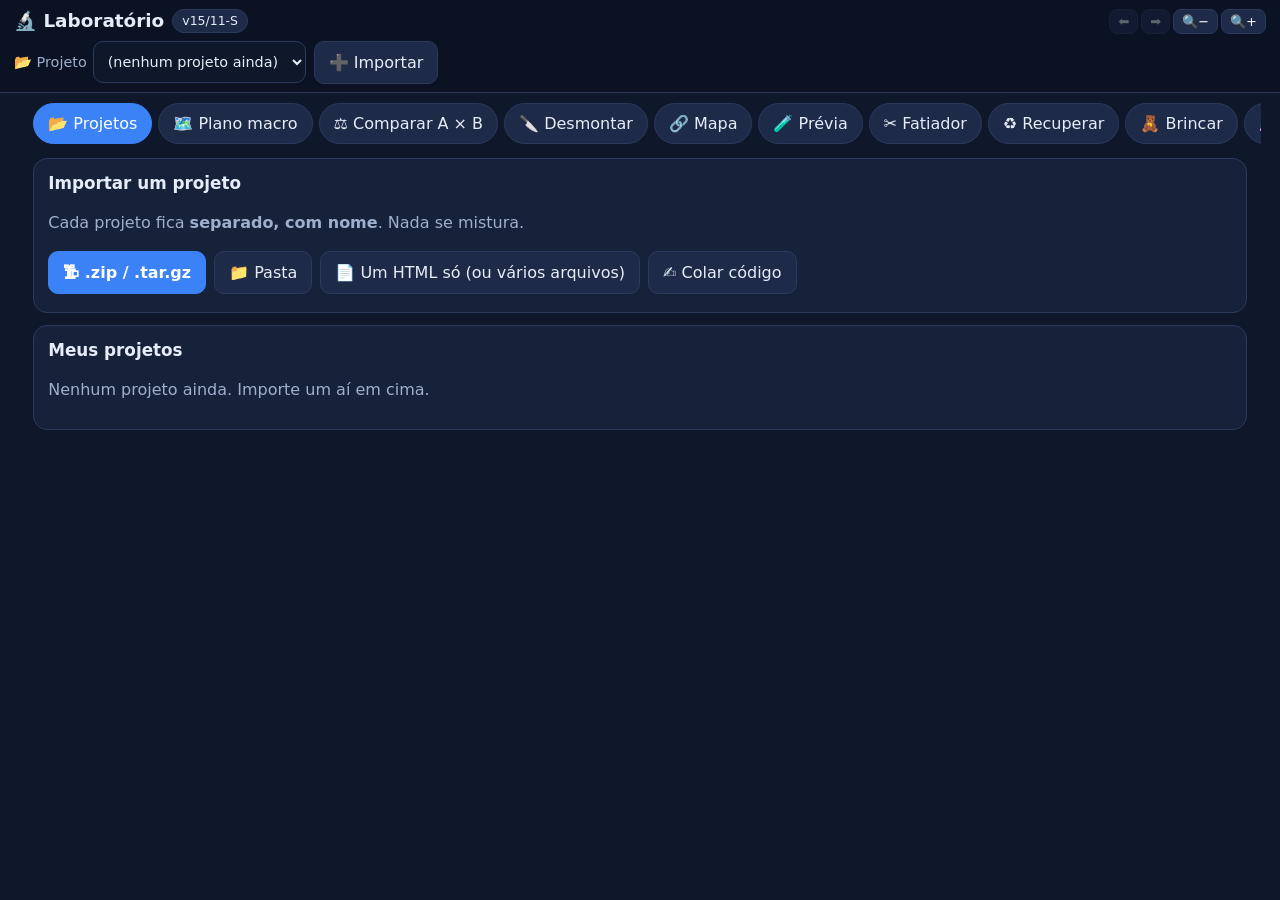
<file: index.html>
<!doctype html>
<html lang="pt-BR">
<head>
<meta charset="utf-8">
<meta name="viewport" content="width=device-width, initial-scale=1, viewport-fit=cover">
<title>Laboratório</title>
<link rel="stylesheet" href="css/app.css">
<link rel="stylesheet" href="css/extra.css">
<link rel="stylesheet" href="css/antigo.css">
  <!-- PWA:inicio (gerado pelo Mini SK — pode refazer no painel 📱 PWA) -->
  <link rel="manifest" href="manifest.json">
  <meta name="theme-color" content="#00ff00">
  <meta name="mobile-web-app-capable" content="yes">
  <meta name="apple-mobile-web-app-capable" content="yes">
  <meta name="apple-mobile-web-app-status-bar-style" content="black-translucent">
  <meta name="apple-mobile-web-app-title" content="Lab 6">
  <link rel="icon" href="favicon.ico" sizes="any">
  <link rel="icon" href="icons/icon.svg" type="image/svg+xml">
  <link rel="apple-touch-icon" href="icons/apple-touch-icon.png">
  <script>
    if ('serviceWorker' in navigator && location.protocol.indexOf('http') === 0) {
      addEventListener('load', function () { navigator.serviceWorker.register('service-worker.js').catch(function (e) { console.warn('Service worker:', e); }); });
    }
  </script>
  <!-- PWA:fim -->
</head>
<body>
<header>
  <div class="topo"><h1>🔬 Laboratório</h1><span class="chip" id="versao">v15/11-S</span></div>
  <div class="barra">
    <label class="sel">📂 Projeto <select id="sel-a"></select></label>
    <button class="btn" id="b-importar">➕ Importar</button>
  </div>
</header>
<nav class="abas" id="abas">
  <button class="aba on" data-t="projetos">📂 Projetos</button>
  <button class="aba" data-t="plano">🗺️ Plano macro</button>
  <button class="aba" data-t="comparar">⚖️ Comparar A × B</button>
  <button class="aba" data-t="desmontar">🔪 Desmontar</button>
  <button class="aba" data-t="mapa">🔗 Mapa</button>
  <button class="aba" data-t="previa">🧪 Prévia</button>
  <button class="aba" data-t="fatiador">✂️ Fatiador</button>
  <button class="aba" data-t="recuperar">♻️ Recuperar</button>
  <button class="aba" data-t="brincar">🧸 Brincar</button>
  <button class="aba" data-t="combinar">🧬 Combinar</button>
  <button class="aba" data-t="grupos">🧩 Grupos</button>
  <button class="aba" data-t="raiox">🔍 Raio-X APK</button>
  <button class="aba" data-t="desembrulhar">📦 Desembrulhar</button>
  <button class="aba" data-t="ia">🤖 IA</button>
  <button class="aba" data-t="memoria">📒 Memória</button>
  <button class="aba" data-t="terminal">💻 Terminal</button>
  <button class="aba" data-t="ferramentas">🧰 Ferramentas</button>
</nav>
<main>
  <section data-p="projetos">
    <div class="card">
      <h2>Importar um projeto</h2>
      <p class="muted">Cada projeto fica <b>separado, com nome</b>. Nada se mistura.</p>
      <div class="linha">
        <button class="btn p" id="b-zip">🗜 .zip / .tar.gz</button>
        <button class="btn" id="b-pasta">📁 Pasta</button>
        <button class="btn" id="b-html">📄 Um HTML só (ou vários arquivos)</button>
        <button class="btn" id="b-colar">✍️ Colar código</button>
      </div>
      <input type="file" id="f-zip" accept=".zip,.tar,.gz,.tgz,.taz,.apk,.aab,application/zip,application/gzip,application/x-tar,application/vnd.android.package-archive" hidden>
      <input type="file" id="f-pasta" webkitdirectory multiple hidden>
      <input type="file" id="f-html" multiple hidden>
    </div>
    <div class="card"><h2>Meus projetos</h2><div id="v-projetos"></div></div>
  </section>

  <section data-p="plano" hidden>
    <div class="card">
      <div class="linha"><b id="plano-nome"></b><span class="cresce"></span><button class="btn p" id="b-plano-baixar">⤓ Baixar o plano (.md)</button><button class="btn" id="b-plano-copiar">📋 Copiar para a IA</button></div>
      <p class="muted pequeno">O plano completo do projeto escolhido lá em cima: mapa, como carrega, o que cada arquivo e função faz, quem chama quem, dependências, rotas, problemas e o que olhar quando algo quebrar. No fim, o pedido pronto para a IA.</p>
    </div>
    <div id="v-plano" class="md"></div>
  </section>

  <section data-p="comparar" hidden>
    <div class="card">
      <div class="linha">
        <label class="sel">A (o que funciona) <select id="cmp-a"></select></label>
        <label class="sel">B (o que não funciona) <select id="cmp-b"></select></label>
      </div>
      <div class="linha"><label class="pequeno"><input type="checkbox" id="cmp-esp" checked> não contar diferença só de espaço</label><span class="cresce"></span><button class="btn p" id="b-cmp">⚖️ Comparar</button><button class="btn" id="b-cmp-baixar">⤓ Relatório (.md)</button><button class="btn" id="b-cmp-copiar">📋 Copiar para a IA</button></div>
    </div>
    <div id="v-cmp"></div>
  </section>

  <section data-p="desmontar" hidden><div id="panel-desmontar"></div></section>
  <section data-p="mapa" hidden><div id="panel-mapa"></div></section>
  <section data-p="previa" hidden><div id="panel-previa"></div></section>
  <section data-p="fatiador" hidden><div id="panel-fatiador"></div></section>
  <section data-p="recuperar" hidden><div id="panel-recuperar"></div></section>
  <section data-p="brincar" hidden><div id="panel-brincar"></div></section>
  <section data-p="combinar" hidden><div id="panel-combinar"></div></section>
  <section data-p="grupos" hidden><div id="panel-grupos"></div></section>
  <section data-p="raiox" hidden><div id="panel-raiox"></div></section>
  <section data-p="desembrulhar" hidden><div id="panel-desembrulhar"></div></section>
  <section data-p="ia" hidden><div id="panel-ia"></div></section>
  <section data-p="memoria" hidden><div id="panel-memoria"></div></section>
  <section data-p="terminal" hidden><div id="panel-terminal" class="card"></div></section>
  <section data-p="ferramentas" hidden><div id="panel-ferramentas"></div></section>
</main>
<div id="aviso" class="aviso" hidden></div>
<script src="lib/jszip.min.js"></script>
<script src="lib/acorn.min.js"></script>
<script src="js/00-base.js"></script>
<script src="js/10-banco.js"></script>
<script src="js/20-importar.js"></script>
<script src="js/30-analise.js"></script>
<script src="js/40-plano.js"></script>
<script src="js/50-comparar.js"></script>
<script src="js/60-ferramentas.js"></script>
<script src="js/70-ia.js"></script>
<script src="js/75-memoria.js"></script>
<script src="js/80-terminal.js"></script>
<script src="js/90-lab-ponte.js"></script>
<script src="js/91-lab-base.js"></script>
<script src="js/92-lab-mapa.js"></script>
<script src="js/93-lab-previa.js"></script>
<script src="js/94-lab-desmontar.js"></script>
<script src="js/95-fatiador.js"></script>
<script src="js/96-recuperar.js"></script>
<script src="js/97-brincar.js"></script>
<script src="js/98-combinar.js"></script>
<script src="js/98w-desembrulhar.js"></script>
<script src="js/98x-raiox.js"></script>
<script src="js/98y-grupos.js"></script>
<script src="js/98z-navegar.js"></script>
<script src="js/99-app.js"></script>
</body>
</html>
</file>
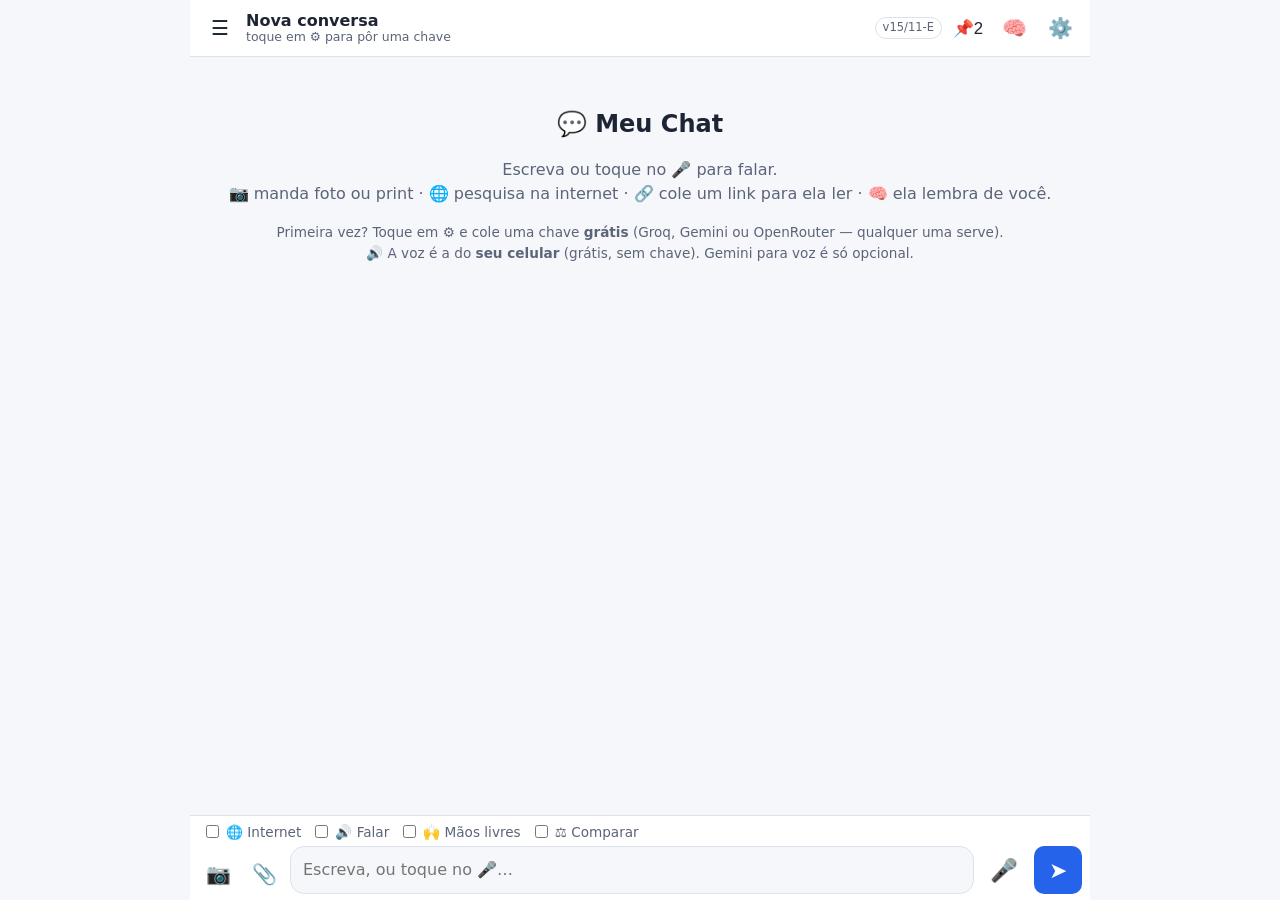
<file: ferramentas/meu-chat/index.html>
<!doctype html>
<html lang="pt-BR">
<head>
<meta charset="utf-8">
<meta name="viewport" content="width=device-width, initial-scale=1, viewport-fit=cover">
<meta name="theme-color" content="#0f172a">
<title>Meu Chat</title>
<link rel="manifest" href="manifest.json">
<link rel="icon" href="icons/icon-192.png">
<link rel="stylesheet" href="css/app.css">
</head>
<body>
<div id="app">
  <header id="topo">
    <button class="ic" id="bt-conversas" title="Conversas" aria-label="Conversas">☰</button>
    <div id="titulo"><b id="tit-conversa">Meu Chat</b><span id="tit-ia" class="mudo"></span></div>
    <span class="chip" id="versao">v15/11-E</span>
    <button class="ic" id="bt-contextos" title="Contextos" aria-label="Contextos">📌</button>
    <button class="ic" id="bt-memoria" title="Memória" aria-label="Memória">🧠</button>
    <button class="ic" id="bt-config" title="Configurar" aria-label="Configurar">⚙️</button>
  </header>

  <main id="conversa" aria-live="polite"></main>

  <div id="anexos" hidden></div>
  <footer id="barra">
    <div class="linha-op">
      <label class="op" title="Pesquisar na internet antes de responder"><input type="checkbox" id="op-busca"> 🌐 Internet</label>
      <label class="op" title="Falar as respostas em voz natural"><input type="checkbox" id="op-falar"> 🔊 Falar</label>
      <label class="op" title="Conversa por voz: fala e escuta sem tocar"><input type="checkbox" id="op-maos"> 🙌 Mãos livres</label>
      <label class="op" title="Manda a mesma pergunta para várias IAs (toque e segure para escolher quais)"><input type="checkbox" id="op-comparar"> ⚖️ Comparar</label>
    </div>
    <div class="linha-in">
      <button class="ic" id="bt-foto" title="Mandar foto ou print" aria-label="Foto">📷</button>
      <input type="file" id="in-foto" accept="image/*" multiple hidden>
      <button class="ic" id="bt-arq" title="Mandar arquivo (texto, código, PDF com texto) ou projeto .zip" aria-label="Arquivo">📎</button>
      <input type="file" id="in-arq" multiple hidden>
      <textarea id="entrada" rows="1" placeholder="Escreva, ou toque no 🎤…"></textarea>
      <button class="ic grande" id="bt-mic" title="Falar" aria-label="Microfone">🎤</button>
      <button class="ic grande primario" id="bt-enviar" title="Enviar" aria-label="Enviar">➤</button>
    </div>
  </footer>
</div>

<aside id="gaveta" class="painel" hidden>
  <div class="cab"><b>💬 Conversas</b><button class="ic" data-fechar>✕</button></div>
  <div class="linha"><button class="bt primario" id="bt-nova">＋ Nova conversa</button></div>
  <input class="campo" id="busca-conv" placeholder="Procurar nas conversas…">
  <div id="lista-conv"></div>
  <hr>
  <div class="linha"><button class="bt" id="bt-backup">⤓ Backup de tudo</button><button class="bt" id="bt-drive">📤 Drive</button><button class="bt" id="bt-restaurar">⤒ Restaurar</button></div>
  <input type="file" id="in-restaurar" accept=".json,application/json" hidden>
  <p class="mudo pequeno">Restaurar não apaga nada: o que for diferente entra ao lado.</p>
</aside>

<aside id="painel-memoria" class="painel" hidden>
  <div class="cab"><b>🧠 Memória</b><button class="ic" data-fechar>✕</button></div>
  <p class="mudo pequeno">Tudo aqui vai junto em TODA conversa. A IA também guarda sozinha o que for importante (aparece "🧠 guardei"). Uma coisa por linha. Pode editar e apagar.</p>
  <textarea class="campo" id="memoria-texto" rows="14" placeholder="Ex.: Meu nome é Maikon. Sou advogado em MG. Prefiro respostas curtas e em português simples."></textarea>
  <div class="linha"><button class="bt primario" id="bt-mem-salvar">💾 Salvar memória</button><span id="mem-status" class="mudo pequeno"></span></div>
</aside>

<aside id="painel-contextos" class="painel" hidden>
  <div class="cab"><b>📌 Contextos</b><button class="ic" data-fechar>✕</button></div>
  <div id="contextos-corpo"></div>
</aside>

<aside id="painel-config" class="painel" hidden>
  <div class="cab"><b>⚙️ Configurar</b><button class="ic" data-fechar>✕</button></div>
  <div id="config-corpo"></div>
</aside>

<div id="previa" hidden>
  <div class="cab"><b id="previa-tit">👁 Prévia</b><span class="mudo pequeno" id="previa-tipo"></span><span style="flex:1"></span><button class="bt" id="previa-recarregar">⟳</button><button class="bt" id="previa-baixar">⤓</button><button class="ic" id="previa-fechar">✕</button></div>
  <iframe id="previa-quadro" sandbox="allow-scripts allow-forms allow-modals allow-popups" title="Prévia do código"></iframe>
  <div id="previa-erros" class="pequeno"></div>
</div>

<div id="aviso" hidden></div>

<script src="js/00-base.js"></script>
<script src="js/10-banco.js"></script>
<script src="js/20-provedores.js"></script>
<script src="js/30-memoria.js"></script>
<script src="js/33-contextos.js"></script>
<script src="js/35-jeito.js"></script>
<script src="js/40-voz.js"></script>
<script src="js/50-internet.js"></script>
<script src="js/60-previa.js"></script>
<script src="js/70-texto.js"></script>
<script src="js/80-chat.js"></script>
<script src="js/lib/cofre-arquivo.js"></script>
<script src="js/lib/guia-maikon.js"></script>
<script src="js/lib/jszip.min.js"></script>
<script src="js/85-config.js"></script>
<script src="js/87-cofre.js"></script>
<script src="js/90-backup.js"></script>
<script src="js/95-ponte-lab.js"></script>
<script src="js/99-app.js"></script>
</body>
</html>
</file>
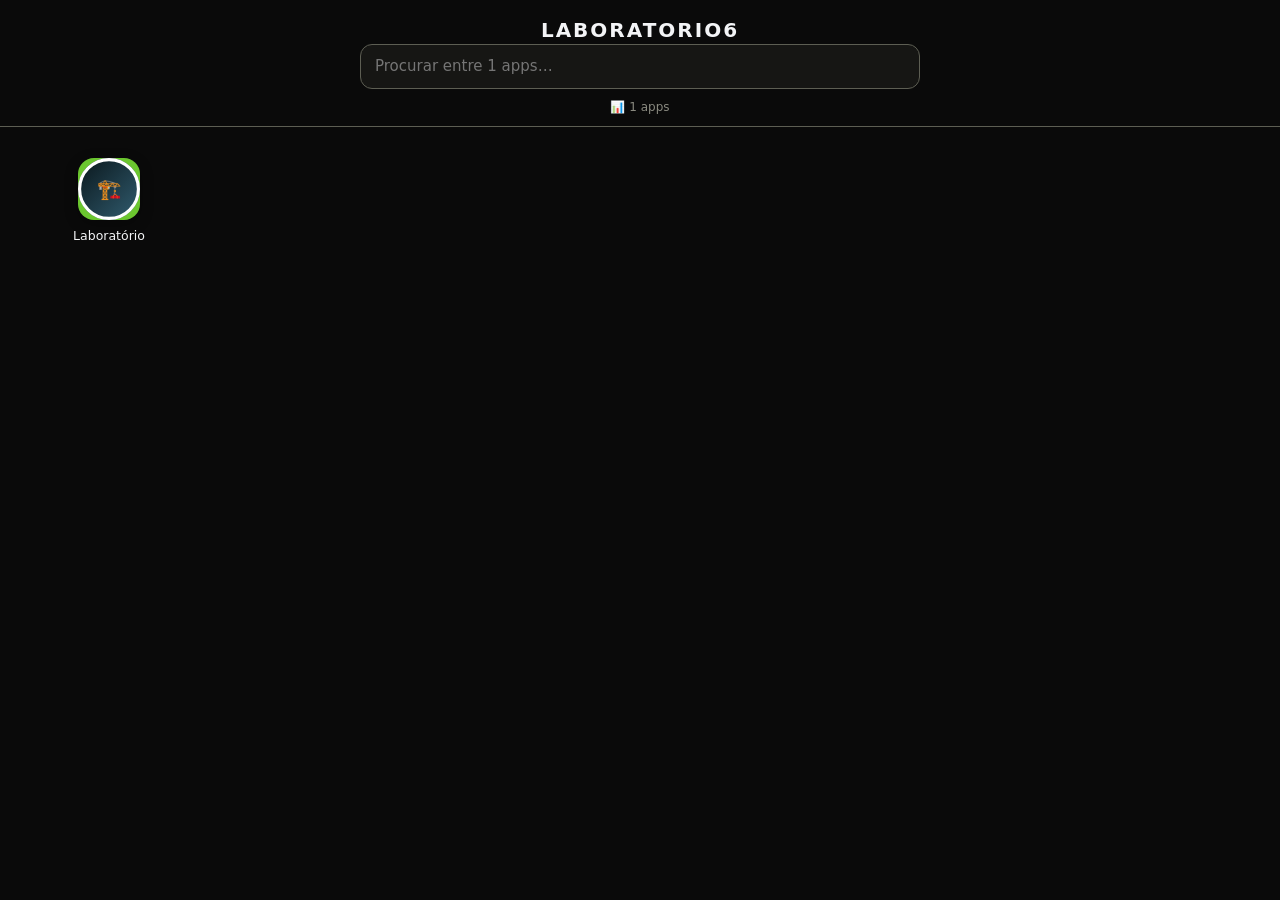
<file: hub.html>
<!doctype html>
<!-- SK-HUB -->
<html lang="pt-BR">
<head>
  <meta charset="utf-8">
  <meta name="viewport" content="width=device-width, initial-scale=1, viewport-fit=cover">
  <title>laboratorio6</title>
  <style>
    :root{--bg:#0a0a0a;--card:#161614;--line:#5d5e53;--tx:#f3f4f6;--mut:#8a8a80;--acc:#a3a082}
    *{box-sizing:border-box}body{margin:0;background:var(--bg);color:var(--tx);font:15px/1.4 system-ui,-apple-system,"Segoe UI",Roboto,sans-serif;padding:env(safe-area-inset-top) 0 24px}
    header{position:sticky;top:0;background:var(--bg);padding:16px 16px 10px;z-index:2;border-bottom:1px solid var(--line);text-align:center}
    .logo{width:72px;height:72px;border-radius:50%;margin:0 auto 10px;display:grid;place-items:center;background:var(--acc);color:var(--bg);font:bold 34px Georgia,serif;box-shadow:0 0 30px color-mix(in srgb,var(--acc) 35%,transparent);border:2px solid #fff}
    h1{margin:0;font-size:20px;letter-spacing:2px;text-transform:uppercase}.sub{color:var(--acc);font-size:12px;letter-spacing:2px;margin:4px 0 10px}
    input{width:100%;max-width:560px;padding:11px 14px;border-radius:12px;border:1px solid var(--line);background:var(--card);color:var(--tx);font:inherit}
    .grid{display:grid;grid-template-columns:repeat(auto-fill,minmax(96px,1fr));gap:12px;padding:16px;max-width:1200px;margin:0 auto}
    a.app{display:flex;flex-direction:column;align-items:center;gap:8px;text-decoration:none;color:var(--tx);padding:14px 6px;border-radius:14px;border:1px solid transparent;transition:.15s}
    a.app:hover,a.app:focus{background:var(--card);border-color:var(--line);outline:none;transform:translateY(-2px)}
    .ic{width:62px;height:62px;border-radius:16px;display:grid;place-items:center;font-weight:800;font-size:23px;color:#fff;overflow:hidden;box-shadow:0 4px 14px rgba(0,0,0,.3)}
    .ic.em{background:var(--card)!important;border:1px solid var(--line);font-size:32px}
    .ic img{width:100%;height:100%;object-fit:cover}
    .nm{font-size:12.5px;text-align:center;line-height:1.25;word-break:break-word;display:-webkit-box;-webkit-line-clamp:2;-webkit-box-orient:vertical;overflow:hidden}
    .ds{font-size:10.5px;color:var(--mut);text-align:center}
    .vazio{color:var(--mut);padding:30px 16px;text-align:center;grid-column:1/-1}
    .info{text-align:center;color:var(--mut);font-size:12px;margin-top:10px}
    .links{display:flex;gap:10px;justify-content:center;flex-wrap:wrap;padding:0 16px}
    .links a{color:var(--tx);text-decoration:none;font-size:13px;padding:9px 16px;border:1px solid var(--line);border-radius:30px}
    .links a:hover{background:var(--acc);color:var(--bg)}
    #inst{position:fixed;right:16px;bottom:16px;padding:13px 20px;border:0;border-radius:40px;background:var(--acc);color:var(--bg);font-weight:bold;font-size:15px;box-shadow:0 6px 20px rgba(0,0,0,.4);display:none;cursor:pointer}
  </style>
  <!-- PWA:inicio (gerado pelo Mini SK — pode refazer no painel 📱 PWA) -->
  <link rel="manifest" href="hub.webmanifest">
  <meta name="theme-color" content="#5d5e53">
  <meta name="mobile-web-app-capable" content="yes">
  <meta name="apple-mobile-web-app-capable" content="yes">
  <meta name="apple-mobile-web-app-status-bar-style" content="black-translucent">
  <meta name="apple-mobile-web-app-title" content="laboratorio6">
  <link rel="icon" href="favicon.ico" sizes="any">
  <link rel="icon" href="icons/icon.svg" type="image/svg+xml">
  <link rel="apple-touch-icon" href="icons/apple-touch-icon.png">
  <script>
    if ('serviceWorker' in navigator && location.protocol.indexOf('http') === 0) {
      addEventListener('load', function () { navigator.serviceWorker.register('service-worker.js').catch(function (e) { console.warn('Service worker:', e); }); });
    }
  </script>
  <!-- PWA:fim -->
</head>
<body>
  <header><h1>laboratorio6</h1><input id="q" type="search" placeholder="Procurar entre 1 apps…" autocomplete="off"><div class="info" id="info"></div></header>
  <main class="grid" id="g"></main>
  <button id="inst">📥 Instalar app</button>
  <script>
    // Lista gravada pelo Mini SK — está DENTRO deste arquivo, não no navegador.
    // Funciona igual em qualquer celular e depois de instalar.
    var APPS = [
 {
  "n": "Laboratório",
  "d": "",
  "u": "index.html",
  "i": "icons/icon.svg",
  "e": "",
  "c": "hsl(96 62% 48%)",
  "l": "LA"
 }
];
    var g = document.getElementById('g'), q = document.getElementById('q');
    function rec(){ try { return JSON.parse(localStorage.getItem('hub-recentes') || '[]'); } catch (e) { return []; } }
    function esc(s){ return String(s).replace(/[&<>"]/g, function(c){ return {'&':'&amp;','<':'&lt;','>':'&gt;','"':'&quot;'}[c]; }); }
    function card(a){ var ic = a.e ? '<span class="ic em">' + esc(a.e) + '</span>' : '<span class="ic" style="background:' + a.c + '">' + (a.i ? '<img src="' + esc(a.i) + '" alt="" loading="lazy" onerror="this.parentNode.textContent=\'' + esc(a.l) + '\'">' : esc(a.l)) + '</span>';
      return '<a class="app" href="' + esc(a.u) + '" data-u="' + esc(a.u) + '">' + ic + '<span class="nm">' + esc(a.n) + '</span>' + (a.d ? '<span class="ds">' + esc(a.d) + '</span>' : '') + '</a>'; }
    function show(){ var t = q.value.trim().toLowerCase(); var r = rec(); var list = APPS.filter(function(a){ return !t || (a.n + ' ' + a.d + ' ' + a.u).toLowerCase().indexOf(t) >= 0; });
      if (!t) list.sort(function(a,b){ var x = r.indexOf(a.u), y = r.indexOf(b.u); return (x < 0 ? 999 : x) - (y < 0 ? 999 : y); });
      g.innerHTML = list.map(card).join('') || '<p class="vazio">Nada encontrado.</p>';
      document.getElementById('info').textContent = '📊 ' + APPS.length + ' apps' + (!t && r.length ? ' · os usados por último aparecem primeiro' : ''); }
    g.addEventListener('click', function(e){ var a = e.target.closest('a.app'); if (!a) return; var r = rec().filter(function(u){ return u !== a.dataset.u; }); r.unshift(a.dataset.u); try { localStorage.setItem('hub-recentes', JSON.stringify(r.slice(0, 30))); } catch (e) {} });
    q.addEventListener('input', show); show();
    var ev; addEventListener('beforeinstallprompt', function(e){ e.preventDefault(); ev = e; document.getElementById('inst').style.display = 'block'; });
    document.getElementById('inst').onclick = function(){ if (ev) { ev.prompt(); ev = null; this.style.display = 'none'; } };
  </script>
</body>
</html>
</file>
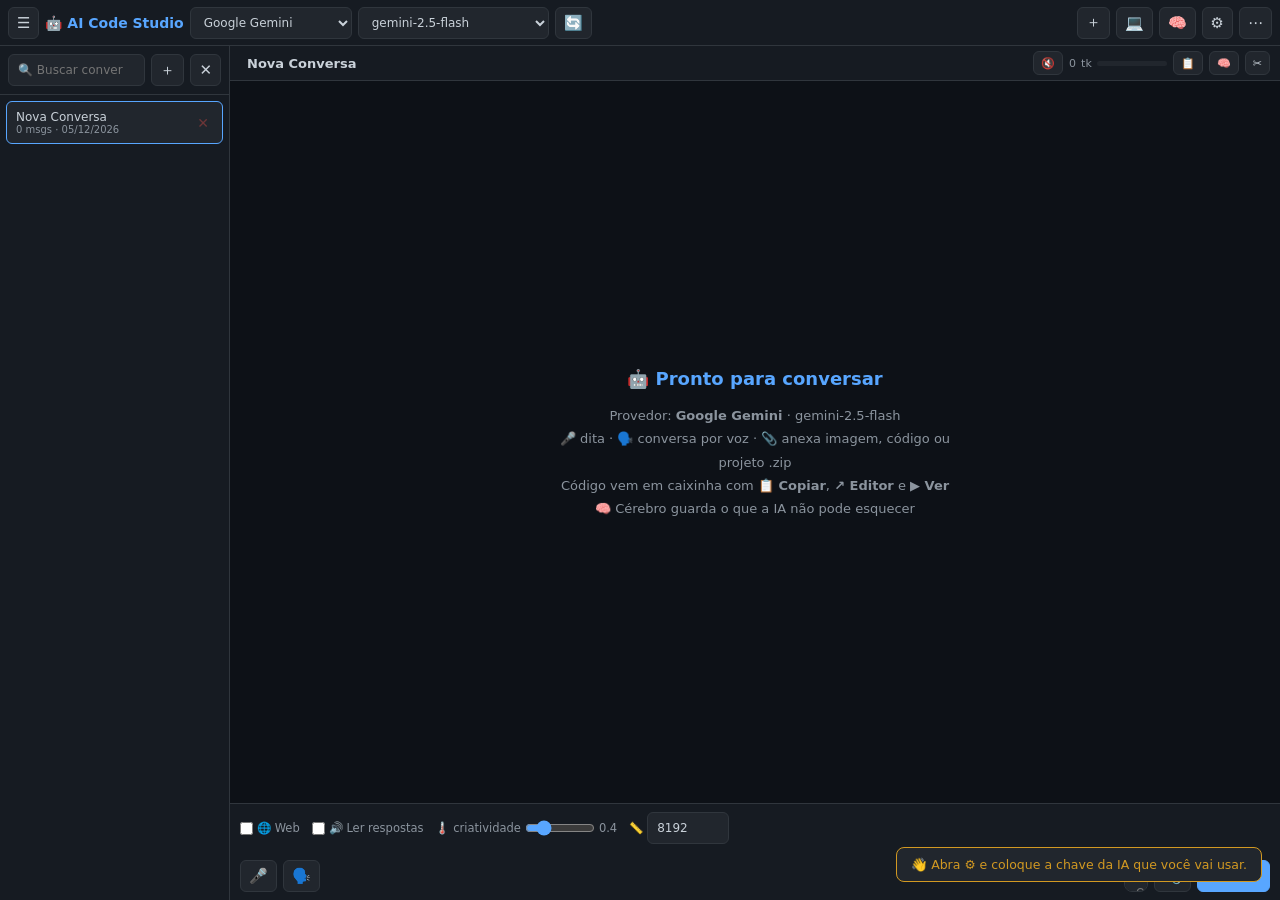
<file: ferramentas/ai-code-studio.html>
<!DOCTYPE html>
<html lang="pt-BR">
<head>
<meta charset="UTF-8">
<meta name="viewport" content="width=device-width, initial-scale=1.0, viewport-fit=cover">
<meta name="theme-color" content="#0d1117">
<title>AI Code Studio</title>
<style>
/* ============================================================
   BASE / VARIÁVEIS
   ============================================================ */
:root{
  --bg:#0d1117;--bg2:#161b22;--bg3:#21262d;--border:#30363d;
  --text:#c9d1d9;--text2:#8b949e;--accent:#58a6ff;--green:#3fb950;
  --red:#f85149;--yellow:#d29922;--purple:#bc8cff;--orange:#f0883e;
  --header-h:46px;
}
*{margin:0;padding:0;box-sizing:border-box}
html,body{height:100%}
body{font-family:'Segoe UI',system-ui,sans-serif;background:var(--bg);color:var(--text);height:100vh;height:100dvh;display:flex;flex-direction:column;overflow:hidden}
button,select,input,textarea{font-family:inherit}
.hidden{display:none!important}

/* ============================================================
   COMPONENTES
   ============================================================ */
select,input[type=text],input[type=password],input[type=number],input[type=search]{
  background:var(--bg3);border:1px solid var(--border);color:var(--text);
  padding:5px 9px;border-radius:6px;font-size:12px;outline:none;min-height:32px}
select:focus,input:focus,textarea:focus{border-color:var(--accent)}
.btn{padding:5px 10px;min-height:32px;border-radius:6px;border:1px solid var(--border);background:var(--bg3);
  color:var(--text);cursor:pointer;font-size:12px;white-space:nowrap;transition:background .15s;touch-action:manipulation}
.btn:hover{background:var(--border)}
.btn.icon{padding:4px 8px;font-size:15px}
.btn.sm{min-height:24px;padding:2px 7px;font-size:11px}
.btn.primary{background:var(--accent);color:#000;border-color:var(--accent)}
.btn.danger{background:var(--red);color:#fff;border-color:var(--red)}
.btn.success{background:var(--green);color:#000;border-color:var(--green)}
.btn.warn{background:var(--yellow);color:#000;border-color:var(--yellow)}
.btn.on{border-color:var(--accent);color:var(--accent);background:rgba(88,166,255,.14)}
.btn.rec{background:var(--red);border-color:var(--red);color:#fff;animation:pulse 1.2s infinite}
.btn:disabled{opacity:.4;cursor:not-allowed}
@keyframes pulse{0%,100%{opacity:1}50%{opacity:.6}}

/* ============================================================
   HEADER (compacto, 1 linha, rola na horizontal no celular)
   ============================================================ */
.header{height:var(--header-h);flex-shrink:0;background:var(--bg2);border-bottom:1px solid var(--border);
  display:flex;align-items:center;gap:6px;padding:0 8px;position:relative}
.header h1{font-size:14px;color:var(--accent);white-space:nowrap}
.hscroll{display:flex;gap:6px;align-items:center;overflow-x:auto;flex:1;scrollbar-width:none;min-width:0}
.hscroll::-webkit-scrollbar{display:none}
#aiProvider{max-width:170px}
#modelSelect{max-width:220px}
.spacer{flex:1}
.menu{position:absolute;right:8px;top:calc(var(--header-h) - 2px);background:var(--bg2);border:1px solid var(--border);
  border-radius:8px;padding:6px;display:none;flex-direction:column;gap:4px;z-index:300;min-width:220px;box-shadow:0 8px 24px rgba(0,0,0,.5)}
.menu.open{display:flex}
.menu .btn{text-align:left}

/* ============================================================
   LAYOUT
   ============================================================ */
.main{display:flex;flex:1;min-height:0;position:relative}
.panel:not(.open){display:none!important}

/* SIDEBAR */
.sidebar{width:230px;flex-shrink:0;background:var(--bg2);border-right:1px solid var(--border);display:flex;flex-direction:column}
.side-head{padding:8px;border-bottom:1px solid var(--border);display:flex;gap:6px;align-items:center}
.side-head input{flex:1;min-width:0}
.conversations{flex:1;overflow-y:auto;padding:6px}
.conv-item{padding:8px 9px;border-radius:6px;cursor:pointer;font-size:12px;margin-bottom:3px;border:1px solid transparent;display:flex;align-items:center;gap:6px}
.conv-item:hover{background:var(--bg3)}
.conv-item.active{background:var(--bg3);border-color:var(--accent)}
.conv-title{flex:1;overflow:hidden;text-overflow:ellipsis;white-space:nowrap}
.conv-meta{font-size:10px;color:var(--text2)}
.conv-delete{color:var(--red);cursor:pointer;font-size:14px;padding:0 4px;opacity:.35}
.conv-item:hover .conv-delete{opacity:1}

/* CHAT */
.chat-area{flex:1;display:flex;flex-direction:column;min-width:0}
.chat-toolbar{background:var(--bg2);border-bottom:1px solid var(--border);padding:5px 10px;display:flex;gap:6px;align-items:center}
.conv-title-edit{flex:1;min-width:60px;font-size:13px;font-weight:600;background:transparent;border:1px solid transparent;color:var(--text);border-radius:4px;padding:3px 6px}
.conv-title-edit:hover{border-color:var(--border)}
.conv-title-edit:focus{border-color:var(--accent);outline:none;background:var(--bg3)}
.context-info{font-size:11px;color:var(--text2);display:flex;align-items:center;gap:5px;white-space:nowrap}
.context-bar{width:70px;height:5px;background:var(--bg3);border-radius:3px;overflow:hidden}
.context-fill{height:100%;background:var(--green);transition:width .3s,background .3s}

.messages{flex:1;overflow-y:auto;padding:14px;display:flex;flex-direction:column;gap:12px}
.message{display:flex;gap:8px;max-width:100%}
.message.user{flex-direction:row-reverse}
.avatar{width:30px;height:30px;border-radius:50%;display:flex;align-items:center;justify-content:center;font-size:14px;flex-shrink:0;background:var(--purple)}
.message.user .avatar{background:var(--accent)}
.message.error-msg .avatar{background:var(--red)}
.msg-body{display:flex;flex-direction:column;max-width:86%;min-width:0}
.message.user .msg-body{align-items:flex-end}
.bubble{background:var(--bg2);border:1px solid var(--border);border-radius:10px;padding:9px 13px;font-size:13.5px;line-height:1.6;word-break:break-word;min-width:0;max-width:100%}
.message.user .bubble{background:var(--bg3);border-color:var(--accent)}
.message.error-msg .bubble{border-color:var(--red);color:#ffb3ad}
.message.archived{opacity:.5}
.msg-actions{display:flex;gap:2px;align-items:center;margin-top:3px;font-size:10px;color:var(--text2);flex-wrap:wrap}
.msg-actions button{background:none;border:none;color:var(--text2);cursor:pointer;font-size:13px;padding:2px 5px;border-radius:4px}
.msg-actions button:hover{background:var(--bg3);color:var(--text)}
.summary-box{background:var(--bg2);border:1px dashed var(--orange);border-radius:8px;padding:8px 12px;font-size:12px;color:var(--text2)}
.summary-box summary{cursor:pointer;color:var(--orange)}
.welcome{margin:auto;text-align:center;color:var(--text2);font-size:13px;line-height:1.8;max-width:460px;padding:20px}
.welcome h2{color:var(--accent);font-size:18px;margin-bottom:8px}

/* markdown */
.md-h{font-weight:700;color:#e6edf3;margin:8px 0 2px}
.md-h1{font-size:17px}.md-h2{font-size:15.5px}.md-h3,.md-h4,.md-h5,.md-h6{font-size:14px}
.bubble a{color:var(--accent)}
.bubble hr{border:0;border-top:1px solid var(--border);margin:8px 0}
.inline-code{background:var(--bg);border:1px solid var(--border);border-radius:4px;padding:0 4px;font-family:Consolas,Monaco,monospace;font-size:12px;color:#ffa657}

/* CAIXA DE CÓDIGO */
.codebox{border:1px solid var(--border);border-radius:8px;margin:8px 0;overflow:hidden;background:var(--bg)}
.codebox-head{display:flex;align-items:center;gap:6px;padding:4px 8px;background:var(--bg3);border-bottom:1px solid var(--border);font-size:11px;flex-wrap:wrap}
.cb-lang{color:var(--accent);font-weight:700;text-transform:uppercase}
.cb-lines{color:var(--text2);margin-right:auto}
.cb-btn{background:var(--bg2);border:1px solid var(--border);color:var(--text);border-radius:4px;padding:3px 8px;font-size:11px;cursor:pointer}
.cb-btn:hover{background:var(--accent);color:#000}
.codebox pre{margin:0;padding:10px;overflow:auto;max-height:420px}
.codebox code{font-family:Consolas,Monaco,'Courier New',monospace;font-size:12px;white-space:pre;color:#e6edf3;line-height:1.5}

/* INPUT */
.input-area{background:var(--bg2);border-top:1px solid var(--border);padding:8px 10px;padding-bottom:max(8px,env(safe-area-inset-bottom))}
.input-options{display:flex;gap:12px;margin-bottom:6px;flex-wrap:wrap;align-items:center}
.input-options label{font-size:11.5px;color:var(--text2);display:flex;align-items:center;gap:4px;cursor:pointer}
.input-row{display:flex;gap:6px;align-items:flex-end}
.input-box{flex:1;min-width:0;background:var(--bg3);border:1px solid var(--border);color:var(--text);padding:9px 11px;border-radius:8px;
  font-size:14px;resize:none;outline:none;min-height:42px;max-height:200px;line-height:1.5}

/* typing */
.typing{display:flex;gap:4px;padding:3px 0}
.typing span{width:7px;height:7px;background:var(--text2);border-radius:50%;animation:bounce 1.2s infinite}
.typing span:nth-child(2){animation-delay:.2s}.typing span:nth-child(3){animation-delay:.4s}
.typing-status{font-size:11px;color:var(--text2);margin-top:3px}
@keyframes bounce{0%,80%,100%{transform:translateY(0);opacity:.4}40%{transform:translateY(-5px);opacity:1}}

/* ============================================================
   PAINEL DE CÓDIGO + PRÉVIA AO VIVO
   ============================================================ */
.code-panel{width:46vw;min-width:320px;flex-shrink:0;background:var(--bg2);border-left:1px solid var(--border);display:flex;flex-direction:column}
.code-panel.wide{width:68vw}
.code-panel-header{padding:6px 8px;border-bottom:1px solid var(--border);display:flex;gap:5px;align-items:center;flex-wrap:wrap}
.code-panel-header h3{font-size:12px;color:var(--text2);margin-right:auto}
.code-tabs{display:flex;border-bottom:1px solid var(--border);background:var(--bg);overflow-x:auto;min-height:32px;flex-shrink:0}
.code-tab{padding:6px 10px;font-size:11.5px;cursor:pointer;border-right:1px solid var(--border);white-space:nowrap;display:flex;align-items:center;gap:6px;color:var(--text2)}
.code-tab:hover{background:var(--bg3);color:var(--text)}
.code-tab.active{background:var(--bg2);color:var(--accent);box-shadow:inset 0 -2px 0 var(--accent)}
.code-tab-close{color:var(--red);font-size:13px;opacity:.4;padding:0 2px}
.code-tab:hover .code-tab-close,.code-tab.active .code-tab-close{opacity:1}
.editor-split{flex:1;display:flex;flex-direction:column;min-height:0}
.code-editor{flex:1;min-height:80px;background:var(--bg);color:#e6edf3;border:none;padding:10px;font-family:Consolas,Monaco,'Courier New',monospace;
  font-size:12.5px;resize:none;outline:none;line-height:1.6;tab-size:2;white-space:pre;overflow:auto}
.preview-wrap{flex:1;min-height:120px;border-top:2px solid var(--accent);display:flex;flex-direction:column}
.preview-bar{background:var(--bg2);padding:4px 8px;display:flex;gap:8px;align-items:center;font-size:11px;color:var(--text2);flex-wrap:wrap}
.preview-bar label{display:flex;align-items:center;gap:4px;cursor:pointer}
.preview-wrap iframe{flex:1;border:0;width:100%;background:#fff}
.code-actions{padding:6px 8px;border-top:1px solid var(--border);display:flex;gap:5px;flex-wrap:wrap;align-items:center}

/* ============================================================
   CÉREBRO
   ============================================================ */
.brain-panel{width:320px;flex-shrink:0;background:var(--bg2);border-left:1px solid var(--border);display:flex;flex-direction:column}
.brain-header{padding:8px 10px;border-bottom:1px solid var(--border);display:flex;justify-content:space-between;align-items:center;gap:6px}
.brain-header h3{font-size:13px;color:var(--orange)}
.brain-info{font-size:11px;color:var(--text2);padding:6px 10px;border-bottom:1px solid var(--border);line-height:1.5}
.brain-content{flex:1;overflow-y:auto;padding:8px}
.memory-item{background:var(--bg3);border:1px solid var(--border);border-radius:8px;padding:8px 10px;margin-bottom:8px;font-size:12px;line-height:1.5}
.memory-item:hover{border-color:var(--orange)}
.memory-item.pinned{border-color:var(--red)}
.mem-title{font-weight:600;color:#e6edf3;margin:3px 0}
.mem-text{white-space:pre-wrap;max-height:170px;overflow:auto}
.mem-foot{display:flex;justify-content:space-between;align-items:center;margin-top:6px;font-size:10px;color:var(--text2);gap:4px;flex-wrap:wrap}
.mem-btns{display:flex;gap:3px}
.memory-tag{display:inline-block;padding:1px 7px;border-radius:10px;font-size:10px;margin:0 3px 3px 0;background:var(--bg);border:1px solid var(--border);color:var(--text2)}
.memory-tag.context{border-color:var(--orange);color:var(--orange)}
.memory-tag.important{border-color:var(--red);color:var(--red)}
.brain-actions{padding:8px;border-top:1px solid var(--border);display:flex;gap:5px;flex-wrap:wrap}

/* ============================================================
   MODAIS
   ============================================================ */
.modal-overlay{display:none;position:fixed;inset:0;background:rgba(0,0,0,.75);z-index:1000;align-items:center;justify-content:center;padding:10px}
.modal-overlay.open{display:flex}
.modal{background:var(--bg2);border:1px solid var(--border);border-radius:12px;padding:20px;width:560px;max-width:100%;max-height:92vh;overflow-y:auto}
.modal h2{font-size:16px;margin-bottom:14px;color:var(--accent)}
.form-group{margin-bottom:12px}
.form-group>label{display:block;font-size:12px;color:var(--text2);margin-bottom:4px}
.form-group input:not([type=checkbox]):not([type=range]),.form-group select,.form-group textarea{width:100%}
.form-group textarea{background:var(--bg3);border:1px solid var(--border);color:var(--text);border-radius:6px;font-size:12.5px;outline:none;resize:vertical;min-height:80px;padding:8px}
.check{display:flex!important;align-items:center;gap:6px;cursor:pointer;color:var(--text)!important}
.range-row{display:flex;align-items:center;gap:8px}
.range-row input[type=range]{flex:1;accent-color:var(--accent)}
.range-val{min-width:50px;text-align:right;font-size:12px;color:var(--accent)}
.api-row{display:flex;gap:6px}
.api-row input{flex:1;min-width:0}
.modal-footer{display:flex;gap:8px;justify-content:flex-end;margin-top:16px;flex-wrap:wrap}
.section-title{font-size:11px;color:var(--text2);text-transform:uppercase;letter-spacing:1px;margin:16px 0 8px;padding-bottom:4px;border-bottom:1px solid var(--border)}
.hint{font-size:11px;color:var(--text2);line-height:1.5;margin-top:4px}
.grid2{display:grid;grid-template-columns:1fr 1fr;gap:10px}

/* TOAST */
.toast{position:fixed;bottom:18px;right:18px;left:auto;max-width:min(460px,calc(100vw - 36px));background:var(--bg3);border:1px solid var(--border);color:var(--text);
  padding:9px 14px;border-radius:8px;font-size:12.5px;z-index:9999;opacity:0;transform:translateY(8px);transition:all .25s;pointer-events:none}
.toast.show{opacity:1;transform:translateY(0)}
.toast.success{border-color:var(--green);color:var(--green)}
.toast.error{border-color:var(--red);color:#ffb3ad}
.toast.warn{border-color:var(--yellow);color:var(--yellow)}

::-webkit-scrollbar{width:6px;height:6px}
::-webkit-scrollbar-track{background:var(--bg)}
::-webkit-scrollbar-thumb{background:var(--border);border-radius:3px}

/* ============================================================
   CELULAR / TABLET — painéis viram telas sobrepostas
   ============================================================ */
@media (max-width:820px){
  .code-panel.com-previa .code-editor{flex:0 0 auto;height:24vh;min-height:70px}
  .code-panel.com-previa .preview-wrap{flex:1 1 auto;min-height:55vh}
  .code-panel.so-previa .code-editor,.code-panel.so-previa .code-tabs{display:none}
  .code-panel.so-previa .preview-wrap{min-height:80vh}
  .header h1 .full{display:none}
  .sidebar,.code-panel,.brain-panel{position:absolute;top:0;bottom:0;z-index:60;width:100%!important;min-width:0}
  .sidebar{left:0}.code-panel,.brain-panel{right:0}
  .msg-body{max-width:92%}
  .messages{padding:10px}
  .avatar{width:26px;height:26px;font-size:12px}
  .context-bar{display:none}
  .grid2{grid-template-columns:1fr}
  .btn{min-height:36px}
  .btn.sm{min-height:28px}
}
</style>
<script src="meu-chat/js/lib/guia-maikon.js"></script>
<script src="../lib/jszip.min.js"></script>
<script>if(!window.JSZip){var _z=document.createElement("script");_z.src="https://cdnjs.cloudflare.com/ajax/libs/jszip/3.10.1/jszip.min.js";document.head.appendChild(_z);}</script>
</head>
<body>

<!-- ======================= HEADER ======================= -->
<div class="header">
  <button class="btn icon" onclick="MODULE_UI.toggleSidebar()" title="Conversas">☰</button>
  <h1>🤖<span class="full"> AI Code Studio</span></h1>
  <div class="hscroll">
    <select id="aiProvider" onchange="MODULE_Provider.onProviderChange()" title="Provedor de IA"></select>
    <select id="modelSelect" onchange="MODULE_Provider.onModelChange()" title="Modelo"></select>
    <button class="btn icon" onclick="MODULE_Provider.refreshModels()" title="Buscar lista atualizada de modelos na API">🔄</button>
    <span class="spacer"></span>
    <button class="btn icon" onclick="MODULE_Chat.confirmNewChat()" title="Novo chat">＋</button>
    <button class="btn icon" id="codeBtn" onclick="MODULE_Code.togglePanel()" title="Editor de código">💻</button>
    <button class="btn icon" id="brainBtn" onclick="MODULE_Brain.toggle()" title="Cérebro / memória">🧠</button>
    <button class="btn icon" onclick="MODULE_Settings.open()" title="Configurações">⚙️</button>
  </div>
  <button class="btn icon" id="menuBtn" onclick="MODULE_UI.toggleMenu()" title="Mais">⋯</button>
  <div class="menu" id="menu">
    <button class="btn" onclick="MODULE_UI.toggleMenu();MODULE_Storage.exportAll()">💾 Exportar backup completo</button>
    <button class="btn" onclick="MODULE_UI.toggleMenu();MODULE_Storage.importBackup()">📂 Importar backup</button>
    <button class="btn" onclick="MODULE_UI.toggleMenu();MODULE_Chat.exportConvMarkdown()">📝 Baixar conversa (.md)</button>
    <button class="btn" onclick="MODULE_UI.toggleMenu();MODULE_Settings.test()">🧪 Testar IA selecionada</button>
  </div>
</div>

<div class="main">
  <!-- ======================= SIDEBAR ======================= -->
  <div class="sidebar panel" id="sidebar">
    <div class="side-head">
      <input type="search" id="convSearch" placeholder="🔍 Buscar conversa" oninput="MODULE_Chat.renderConversations()">
      <button class="btn icon" onclick="MODULE_Chat.confirmNewChat()" title="Novo chat">＋</button>
      <button class="btn icon" onclick="MODULE_UI.toggleSidebar()" title="Fechar">✕</button>
    </div>
    <div class="conversations" id="convList"></div>
  </div>

  <!-- ======================= CHAT ======================= -->
  <div class="chat-area">
    <div class="chat-toolbar">
      <input class="conv-title-edit" id="convTitleEdit" value="Nova Conversa" onblur="MODULE_Chat.renameConv(this.value)" onkeydown="if(event.key==='Enter')this.blur()">
      <button class="btn sm" id="stopVoiceBtn" onclick="MODULE_Voice.stopSpeaking()" title="Parar leitura em voz">🔇</button>
      <div class="context-info" title="Tokens estimados enviados à IA / limite">
        <span id="tokenCount">0</span>tk
        <div class="context-bar"><div class="context-fill" id="contextFill" style="width:0%"></div></div>
      </div>
      <button class="btn sm" onclick="MODULE_Context.compactNow()" title="Resumir mensagens antigas (a IA não esquece, e economiza contexto)">📋</button>
      <button class="btn sm" onclick="MODULE_Brain.memorizeConversation()" title="Salvar esta conversa no cérebro">🧠</button>
      <button class="btn sm" onclick="MODULE_Context.clear()" title="Apagar mensagens desta conversa">✂️</button>
    </div>

    <div class="messages" id="messages"></div>

    <div class="input-area">
      <div class="input-options">
        <label title="Pesquisar na web (Serper) antes de responder"><input type="checkbox" id="webSearchCheck"> 🌐 Web</label>
        <label title="Ler as respostas em voz alta"><input type="checkbox" id="autoReadCheck" onchange="MODULE_Settings.quick('autoRead',this.checked)"> 🔊 Ler respostas</label>
        <label title="🌡️ Temperatura = criatividade. Para CÓDIGO use baixa (0.2 a 0.5): erra menos. Alta (1 a 2) inventa mais e erra mais.">🌡️ criatividade
          <input type="range" min="0" max="2" step="0.1" value="0.4" id="tempSlider" style="width:70px;accent-color:var(--accent)"
                 oninput="document.getElementById('tempVal').textContent=this.value;MODULE_Settings.quick('temperature',+this.value)">
          <span id="tempVal">0.7</span></label>
        <label title="Tamanho máximo da resposta">📏
          <input type="number" id="maxTokens" value="8192" min="256" max="128000" step="256" style="width:82px" onchange="MODULE_Settings.quick('maxTokens',+this.value)"></label>
      </div>
      <div class="input-row">
        <button class="btn icon" id="micBtn" onclick="MODULE_Voice.toggleMic()" title="Falar (ditado)">🎤</button>
        <button class="btn icon" id="convBtn" onclick="MODULE_Voice.toggleConvMode()" title="Modo conversa por voz (fala ↔ ouve)">🗣️</button>
        <div id="anexosPendentes" style="display:flex;gap:6px;flex-wrap:wrap;width:100%"></div>
        <textarea class="input-box" id="userInput" rows="1" placeholder="Mensagem... (Ctrl+Enter envia)" onkeydown="MODULE_UI.handleKey(event)" oninput="MODULE_UI.autoResize(this)"></textarea>
        <button class="btn icon" onclick="document.getElementById('fileAttach').click()" title="Anexar: imagem (print), arquivo de código/texto ou PROJETO .zip">📎</button>
        <button class="btn primary" onclick="MODULE_Chat.sendOrStop()" id="sendBtn">Enviar ▶</button>
      </div>
    </div>
  </div>

  <!-- ======================= CÓDIGO ======================= -->
  <div class="code-panel panel" id="codePanel">
    <div class="code-panel-header">
      <h3>💻 Editor</h3>
      <button class="btn sm" onclick="MODULE_Code.newTab()">+ Aba</button>
      <button class="btn sm" onclick="MODULE_Code.importFile()" title="Importar arquivos (HTML, JS, CSS, PY...)">📂 Importar</button>
      <button class="btn sm" id="previewBtn" onclick="MODULE_Code.togglePreview()" title="Prévia ao vivo">👁️ Prévia</button>
      <button class="btn sm" onclick="MODULE_Code.toggleWide()" title="Aumentar/diminuir painel">⇔</button>
      <button class="btn sm" onclick="MODULE_Code.togglePanel()" title="Fechar">✕</button>
    </div>
    <div class="code-tabs" id="codeTabs"></div>
    <div class="editor-split">
      <textarea class="code-editor" id="codeEditor" spellcheck="false" autocapitalize="off" autocomplete="off"
        placeholder="// Cole ou escreva código aqui..." oninput="MODULE_Code.onInput()" onkeydown="MODULE_Code.onKey(event)"></textarea>
      <div class="preview-wrap hidden" id="previewWrap">
        <div class="preview-bar">
          <label><input type="checkbox" id="liveCheck" checked> ao vivo</label>
          <label title="Junta a aba HTML + todas as abas CSS + todas as abas JS numa página só"><input type="checkbox" id="combineCheck" onchange="MODULE_Code.refreshPreview()"> 🧩 combinar abas</label>
          <span style="margin-left:auto"></span>
          <button class="btn sm" onclick="document.getElementById('codePanel').classList.toggle('so-previa')" title="Esconder o código e ver só a prévia (bom no celular em pé)">⤢ só a prévia</button>
          <button class="btn sm" onclick="MODULE_Code.refreshPreview()">↻</button>
          <button class="btn sm" onclick="MODULE_Code.openWindow()" title="Abrir em nova janela">↗</button>
        </div>
        <iframe id="previewFrame" sandbox="allow-scripts allow-forms allow-modals allow-popups"></iframe>
      </div>
    </div>
    <div class="code-actions">
      <button class="btn success sm" onclick="MODULE_Code.copyClean()">📋 Copiar</button>
      <button class="btn sm" onclick="MODULE_Code.pasteToEditor()">📥 Colar</button>
      <button class="btn sm" onclick="MODULE_Code.sendToChat()">💬 Enviar ao chat</button>
      <button class="btn sm" onclick="MODULE_Code.download()">⬇️ Baixar</button>
      <button class="btn danger sm" onclick="MODULE_Code.clear()">🗑️</button>
      <select id="codeLang" style="font-size:11px;margin-left:auto;min-height:28px" onchange="MODULE_Code.onLangChange()">
        <option value="html">HTML</option><option value="css">CSS</option><option value="javascript">JS</option>
        <option value="typescript">TS</option><option value="python">Python</option><option value="json">JSON</option>
        <option value="java">Java</option><option value="csharp">C#</option><option value="cpp">C/C++</option>
        <option value="php">PHP</option><option value="sql">SQL</option><option value="rust">Rust</option>
        <option value="go">Go</option><option value="bash">Bash</option><option value="markdown">Markdown</option><option value="text">Texto</option>
      </select>
    </div>
  </div>

  <!-- ======================= CÉREBRO ======================= -->
  <div class="brain-panel panel" id="brainPanel">
    <div class="brain-header">
      <h3>🧠 Cérebro (<span id="memCount">0</span>)</h3>
      <button class="btn sm" onclick="MODULE_Brain.toggle()">✕</button>
    </div>
    <div class="brain-info">📌 Fixas vão <b>sempre</b> para a IA. As outras entram pelas mais relevantes à pergunta (quantidade em ⚙️).</div>
    <div style="padding:8px 8px 0"><input type="search" id="memSearch" placeholder="🔍 Buscar memória" style="width:100%" oninput="MODULE_Brain.render()"></div>
    <div class="brain-content" id="brainContent"></div>
    <div class="brain-actions">
      <button class="btn warn sm" onclick="MODULE_Brain.addManual()">+ Memória</button>
      <button class="btn sm" onclick="MODULE_Brain.memorizeConversation()">🧠 Memorizar conversa</button>
      <button class="btn sm" onclick="MODULE_Brain.exportMemory()">💾 Backup</button>
      <button class="btn sm" onclick="MODULE_Brain.importMemory()">📂 Restaurar</button>
      <button class="btn danger sm" onclick="MODULE_Brain.clearAll()">🗑️</button>
    </div>
  </div>
</div>

<!-- ======================= MODAL CONFIG ======================= -->
<div class="modal-overlay" id="settingsModal">
  <div class="modal">
    <h2>⚙️ Configurações</h2>

    <div class="section-title">🔑 Chaves de API (ficam só neste navegador)</div>
    <div id="keysContainer"></div>
    <div class="form-group">
      <label>🌐 Serper (pesquisa web) — serper.dev</label>
      <div class="api-row"><input type="password" id="serperKeyInput" autocomplete="off"><button class="btn" type="button" onclick="MODULE_UI.togglePass('serperKeyInput')">👁️</button></div>
    </div>
    <div class="grid2">
      <div class="form-group"><label>🏠 Ollama URL</label><input type="text" id="ollamaUrl" placeholder="http://localhost:11434"></div>
      <div class="form-group"><label>🔧 URL base "Personalizado" (compatível OpenAI)</label><input type="text" id="customBase" placeholder="https://.../v1"></div>
    </div>
    <p class="hint">Gemini: aceita chave antiga (AIza...) e nova (AQ....). O app tenta automaticamente os 3 formatos de autenticação e lembra o que funcionou. Use 🔄 no topo para puxar os modelos atuais de cada provedor.</p>

    <div class="section-title">🧠 Contexto e Cérebro</div>
    <div class="form-group">
      <label>Limite de contexto enviado (tokens estimados)</label>
      <div class="range-row"><input type="range" min="2000" max="400000" step="1000" id="contextLimit" oninput="document.getElementById('ctxVal').textContent=this.value"><span class="range-val" id="ctxVal">32000</span></div>
      <p class="hint">IA mais forte (Gemini Pro, Claude, GPT) aguenta 100 mil+. Modelos locais/pequenos: 8–16 mil.</p>
    </div>
    <div class="grid2">
      <div class="form-group"><label>Memórias injetadas por pergunta</label><input type="number" id="memoryInjectCount" min="0" max="50"></div>
      <div class="form-group"><label>Mensagens recentes mantidas inteiras</label><input type="number" id="keepRecent" min="2" max="60"></div>
    </div>
    <div class="form-group"><label class="check"><input type="checkbox" id="autoSummarize"> Resumir automaticamente mensagens antigas quando o contexto encher (evita a IA "esquecer")</label></div>
    <div class="form-group"><label class="check"><input type="checkbox" id="enterSends"> Enter envia (Shift+Enter quebra linha)</label></div>

    <div class="section-title">🔊 Voz</div>
    <div class="form-group">
      <label>Voz (⭐ = neural/natural — no Microsoft Edge aparecem Francisca e Antonio)</label>
      <div class="api-row"><select id="voiceSelect"></select><button class="btn" type="button" onclick="MODULE_Voice.test()">▶ Testar</button></div>
    </div>
    <div class="grid2">
      <div class="form-group"><label>Velocidade <span id="rateVal"></span></label><input type="range" min="0.5" max="2" step="0.05" id="voiceRate" style="width:100%;accent-color:var(--accent)" oninput="document.getElementById('rateVal').textContent=this.value"></div>
      <div class="form-group"><label>Tom <span id="pitchVal"></span></label><input type="range" min="0.5" max="2" step="0.05" id="voicePitch" style="width:100%;accent-color:var(--accent)" oninput="document.getElementById('pitchVal').textContent=this.value"></div>
    </div>
    <div class="form-group"><label class="check"><input type="checkbox" id="voiceAutoSend"> Enviar automaticamente quando eu parar de falar (🎤)</label></div>

    <div class="section-title">🤖 Comportamento</div>
    <div class="form-group"><label>System Prompt</label><textarea id="systemPrompt" style="min-height:140px"></textarea>
      <button class="btn sm" type="button" style="margin-top:4px" onclick="document.getElementById('systemPrompt').value=DEFAULT_SYS">Restaurar padrão</button></div>

    <div class="modal-footer">
      <button class="btn" onclick="MODULE_Settings.test()">🧪 Testar IA</button>
      <button class="btn" onclick="MODULE_Settings.close()">Cancelar</button>
      <button class="btn primary" onclick="MODULE_Settings.save()">💾 Salvar</button>
    </div>
  </div>
</div>

<!-- ======================= MODAL NOVO CHAT ======================= -->
<div class="modal-overlay" id="newChatModal">
  <div class="modal">
    <h2>＋ Novo Chat</h2>
    <p style="font-size:13px;color:var(--text2);margin-bottom:14px">O que fazer com a conversa atual?</p>
    <div style="display:flex;flex-direction:column;gap:8px">
      <button class="btn success" onclick="MODULE_Chat.newChatAction('save')">💾 Manter a conversa salva e abrir novo chat</button>
      <button class="btn primary" onclick="MODULE_Chat.newChatAction('both')">✅ Manter conversa + criar memória no cérebro</button>
      <button class="btn warn" onclick="MODULE_Chat.newChatAction('memory')">🧠 Só guardar como memória (apaga a conversa)</button>
      <button class="btn danger" onclick="MODULE_Chat.newChatAction('discard')">🗑️ Descartar conversa</button>
      <button class="btn" onclick="MODULE_Chat.closeNewChatModal()">Cancelar</button>
    </div>
  </div>
</div>

<!-- ======================= MODAL MEMÓRIA ======================= -->
<div class="modal-overlay" id="memoryModal">
  <div class="modal">
    <h2 id="memoryModalTitle">🧠 Adicionar Memória</h2>
    <div class="form-group"><label>Conteúdo</label><textarea id="memoryContent" style="min-height:140px" placeholder="Ex: O projeto é um app jurídico em HTML modular; usar sempre Gemini 2.5 Pro para código grande..."></textarea></div>
    <div class="form-group"><label>Etiquetas (separadas por vírgula)</label><input type="text" id="memoryTags" placeholder="projeto, código, preferência"></div>
    <div class="grid2">
      <div class="form-group"><label>Vale para</label><select id="memoryScope"><option value="global">🌍 Todas as conversas</option><option value="conv">💬 Só esta conversa</option></select></div>
      <div class="form-group"><label>&nbsp;</label><label class="check"><input type="checkbox" id="memoryPinned"> 📌 Fixa (sempre enviada)</label></div>
    </div>
    <div class="modal-footer">
      <button class="btn" onclick="MODULE_Brain.closeMemoryModal()">Cancelar</button>
      <button class="btn primary" onclick="MODULE_Brain.saveManual()">💾 Salvar</button>
    </div>
  </div>
</div>

<div class="toast" id="toast"></div>

<input type="file" id="fileImportCode" class="hidden" multiple accept=".html,.htm,.js,.mjs,.jsx,.ts,.tsx,.css,.py,.java,.cs,.cpp,.c,.h,.php,.sql,.txt,.json,.md,.rs,.go,.sh,.xml,.svg,.vue" onchange="MODULE_Code.handleFileImport(event)">
<input type="file" id="fileImportBackup" class="hidden" accept=".json" onchange="MODULE_Storage.handleImport(event)">
<input type="file" id="fileImportMemory" class="hidden" accept=".json" onchange="MODULE_Brain.handleImport(event)">
<input type="file" id="fileAttach" class="hidden" multiple onchange="MODULE_Chat.handleAttach(event)">

<script>
'use strict';
/* ============================================================
   UTILITÁRIOS
   ============================================================ */
const $ = id => document.getElementById(id);
const est = t => Math.ceil(String(t || '').length / 4);
const uid = p => p + '_' + Date.now().toString(36) + Math.random().toString(36).slice(2, 6);
const isMobile = () => window.innerWidth <= 820;

function escapeHtml(t) {
  return String(t ?? '').replace(/&/g, '&amp;').replace(/</g, '&lt;').replace(/>/g, '&gt;').replace(/"/g, '&quot;').replace(/'/g, '&#39;');
}
async function copyText(t) {
  try { await navigator.clipboard.writeText(t); }
  catch (e) {
    const ta = document.createElement('textarea');
    ta.value = t; ta.style.position = 'fixed'; ta.style.opacity = '0';
    document.body.appendChild(ta); ta.select(); document.execCommand('copy'); ta.remove();
  }
  MODULE_UI.toast('📋 Copiado!', 'success');
}

const DEFAULT_SYS = `Você é um assistente especialista em programação e tecnologia. Responda em português do Brasil.
Regras:
1. Todo código vai em bloco com a linguagem indicada (\`\`\`html, \`\`\`js, \`\`\`css, \`\`\`python...).
2. Entregue SEMPRE o ARQUIVO COMPLETO (o Maikon não quer "troque este pedaço").
3. Prefira código modular (HTML, CSS e JS separados por responsabilidade), limpo, sem caracteres estranhos, comentado em português.
4. Use a MEMÓRIA DE LONGO PRAZO e o RESUMO DA CONVERSA fornecidos para não esquecer decisões anteriores.
5. Fale simples (o Maikon é advogado, não programador, tem TDAH): uma coisa por vez, explique termos técnicos.
6. Nunca diga que vai fazer e some: termine SEMPRE com
📋 Situação
✅ Feito: …
❌ Não feito: …
➡️ Próximo passo: (um só)`;


/* ============================================================
   15/11: ONDE EU ESTOU — o AI Code Studio sabe que mora no LABORATÓRIO do Maikon,
   conhece as outras ferramentas (o GUIA, que se atualiza junto) e vê o projeto escolhido lá em cima.
   ============================================================ */
function AMBIENTE() {
  let t = '\n\n### ONDE VOCÊ ESTÁ\nVocê é o AI Code Studio, o chat de CÓDIGO do Maikon (HTML/CSS/JS de um arquivo só, rápido). O chat LIVRE dele (conversa, pesquisa) é outro: o 💬 Meu Chat. Não misture.\n' +
    '- O botão "▶ Ver" do seu bloco de código abre o código no 💻 Editor com a 👁️ Prévia (funciona em pé, no celular).\n' +
    '- Para projetos de VÁRIOS arquivos (TSX, React, com servidor), indique o Laboratório (aba 🧪 Prévia e 💻 Terminal) ou o Mini SK — você é melhor para HTML de um arquivo só.\n' +
    '- 🌡️ "temperatura" = criatividade: para código use baixa (0.2 a 0.5); alta inventa mais e erra mais.\n';
  try {
    const LB = window.parent && window.parent !== window && window.parent.LB;
    if (LB) {
      t += '- Você está DENTRO do 🔬 Laboratório ' + ((window.parent.document.getElementById('versao') || {}).textContent || '') + '. Abas dele: Projetos, Plano, Comparar, 🔪 Desmontar, 🔗 Mapa, 🧪 Prévia (vários arquivos/TSX), ✂️ Fatiador, ♻️ Recuperar, 🧸 Brincar, 🧬 Combinar, 🧩 Grupos (códigos que trabalham juntos), 🔍 Raio-X APK, 🤖 IA (Meu Chat), 📒 Memória, 💻 Terminal (Termux de verdade), 🧰 Ferramentas.\n';
      const p = LB.projeto && LB.projeto(LB.atual);
      if (p) { const ks = Object.keys(p.arquivos || {}); t += '- Projeto escolhido lá em cima: "' + p.nome + '" (' + ks.length + ' arquivos): ' + ks.slice(0, 60).join(', ') + (ks.length > 60 ? ', …' : '') + '\n'; }
      else t += '- Nenhum projeto escolhido no Laboratório agora.\n';
    }
  } catch (e) {}
  try { if (window.GuiaMaikon && GuiaMaikon.texto) t += '\n### GUIA DAS FERRAMENTAS DO MAIKON (versão ' + GuiaMaikon.VERSAO + ') — use para dizer QUAL ferramenta é melhor para cada coisa\n' + String(GuiaMaikon.texto).slice(0, 14000) + '\n'; } catch (e) {}
  return t;
}

/* ============================================================
   PROVEDORES DE IA
   ============================================================ */
const PROVIDERS = {
  gemini:     { name: 'Google Gemini',      type: 'gemini',    models: ['gemini-2.5-flash', 'gemini-2.5-pro', 'gemini-2.5-flash-lite'], hint: 'AIza... ou AQ....' },
  anthropic:  { name: 'Anthropic Claude',   type: 'anthropic', models: ['claude-sonnet-5-5', 'claude-opus-5-5', 'claude-haiku-4-5-20251001'], hint: 'sk-ant-...' },
  openai:     { name: 'OpenAI GPT',         type: 'openai', base: 'https://api.openai.com/v1', models: ['gpt-5', 'gpt-5-mini', 'gpt-4.1', 'gpt-4o-mini'], hint: 'sk-...' },
  groq:       { name: 'Groq (rápido)',      type: 'openai', base: 'https://api.groq.com/openai/v1', models: ['llama-3.3-70b-versatile', 'openai/gpt-oss-120b', 'llama-3.1-8b-instant'], hint: 'gsk_...' },
  openrouter: { name: 'OpenRouter (vários)',type: 'openai', base: 'https://openrouter.ai/api/v1', models: ['openrouter/auto', 'google/gemini-2.5-flash', 'deepseek/deepseek-chat'], hint: 'sk-or-...' },
  deepseek:   { name: 'DeepSeek',           type: 'openai', base: 'https://api.deepseek.com/v1', models: ['deepseek-chat', 'deepseek-reasoner'], hint: 'sk-...' },
  mistral:    { name: 'Mistral',            type: 'openai', base: 'https://api.mistral.ai/v1', models: ['mistral-large-latest', 'codestral-latest', 'mistral-small-latest'], hint: '' },
  xai:        { name: 'xAI Grok',           type: 'openai', base: 'https://api.x.ai/v1', models: ['grok-4', 'grok-3-mini'], hint: 'xai-...' },
  ollama:     { name: 'Ollama (local)',     type: 'openai', models: ['llama3.2', 'qwen2.5-coder', 'mistral'], hint: '' },
  custom:     { name: 'Personalizado',      type: 'openai', models: [], hint: 'chave (se precisar)' }
};

/* ============================================================
   ESTADO
   ============================================================ */
const STATE = {
  conversations: {}, activeConvId: null,
  codeTabs: [], activeCodeTab: 0,
  memories: [],
  settings: {
    keys: {}, serperKey: '', ollamaUrl: 'http://localhost:11434', customBase: '',
    provider: 'gemini', model: 'gemini-2.5-flash', lastModel: {}, modelCache: {}, customModels: {}, geminiAuthMode: '',
    temperature: 0.4, maxTokens: 8192,
    contextLimit: 32000, memoryInjectCount: 6, keepRecent: 10, autoSummarize: true,
    systemPrompt: DEFAULT_SYS, enterSends: false,
    voiceName: '', voiceRate: 1, voicePitch: 1, autoRead: false, voiceAutoSend: true
  },
  isLoading: false, abort: null,
  _version: '2.0.0'
};
const S = () => STATE.settings;
const activeConv = () => STATE.conversations[STATE.activeConvId];

/* ============================================================
   ARMAZENAMENTO
   ============================================================ */
const MODULE_Storage = (() => {
  const KEY = 'aiStudio_v2';
  let timer = null;
  function save() {
    try {
      localStorage.setItem(KEY, JSON.stringify({
        conversations: STATE.conversations, activeConvId: STATE.activeConvId,
        codeTabs: STATE.codeTabs, activeCodeTab: STATE.activeCodeTab,
        memories: STATE.memories, settings: STATE.settings, _version: STATE._version
      }));
    } catch (e) { MODULE_UI.toast('⚠️ Armazenamento do navegador cheio — exporte um backup e apague conversas antigas.', 'warn'); }
  }
  function saveSoon() { clearTimeout(timer); timer = setTimeout(save, 400); }
  function load() {
    try {
      const raw = localStorage.getItem(KEY);
      if (!raw) return;
      const d = JSON.parse(raw);
      STATE.conversations = d.conversations || {};
      Object.values(STATE.conversations).forEach(c => { c.messages = c.messages || []; c.updatedAt = c.updatedAt || c.createdAt || Date.now(); });
      STATE.activeConvId = d.activeConvId || null;
      STATE.codeTabs = (d.codeTabs || []).map(t => ({ language: 'text', content: '', ...t }));
      STATE.activeCodeTab = d.activeCodeTab || 0;
      STATE.memories = (d.memories || []).map(normMemory);
      const o = d.settings || {};
      STATE.settings = { ...STATE.settings, ...o, keys: { ...(o.keys || {}) } };
      // migração da versão antiga
      if (o.apiKey && !S().keys.openai) S().keys.openai = o.apiKey;
      if (o.geminiKey && !S().keys.gemini) S().keys.gemini = o.geminiKey;
      if (o.anthropicKey && !S().keys.anthropic) S().keys.anthropic = o.anthropicKey;
      ['apiKey', 'geminiKey', 'anthropicKey', 'contextStrategy', 'autoSaveInterval', 'autoMemory'].forEach(k => delete S()[k]);
      if (!S().systemPrompt || S().systemPrompt.startsWith('Você é um assistente especialista em programação. Ao gerar')) S().systemPrompt = DEFAULT_SYS;
      if (!PROVIDERS[S().provider]) S().provider = 'gemini';
    } catch (e) { console.error(e); }
  }
  function normMemory(m) {
    return { id: m.id || uid('mem'), content: m.content || '', title: m.title || '', tags: m.tags || (m.type ? [m.type] : []),
             pinned: !!m.pinned, scope: m.scope || 'global', createdAt: m.createdAt || Date.now() };
  }
  const stamp = () => new Date().toISOString().slice(0, 16).replace(/[:T]/g, '-');
  function download(content, filename, type) {
    const blob = new Blob([content], { type });
    const a = document.createElement('a');
    a.href = URL.createObjectURL(blob); a.download = filename;
    document.body.appendChild(a); a.click(); a.remove();
    setTimeout(() => URL.revokeObjectURL(a.href), 5000);
  }
  function exportAll() {
    MODULE_Code.sync();
    const withKeys = confirm('Incluir as chaves de API no backup?\n\nOK = incluir\nCancelar = sem chaves (mais seguro)');
    const settings = JSON.parse(JSON.stringify(S()));
    if (!withKeys) { settings.keys = {}; settings.serperKey = ''; }
    download(JSON.stringify({ app: 'ai-code-studio', _version: STATE._version, exportedAt: new Date().toISOString(),
      conversations: STATE.conversations, codeTabs: STATE.codeTabs, memories: STATE.memories, settings }, null, 2),
      `ai-studio-backup-${stamp()}.json`, 'application/json');
  }
  function importBackup() { $('fileImportBackup').click(); }
  function handleImport(e) {
    const file = e.target.files[0]; e.target.value = '';
    if (!file) return;
    const r = new FileReader();
    r.onload = ev => {
      try {
        const d = JSON.parse(ev.target.result);
        if (d.conversations) Object.assign(STATE.conversations, d.conversations);
        if (Array.isArray(d.memories)) MODULE_Brain.mergeMemories(d.memories);
        if (Array.isArray(d.codeTabs) && d.codeTabs.length && confirm(`Importar também ${d.codeTabs.length} aba(s) de código?`))
          STATE.codeTabs.push(...d.codeTabs.map(t => ({ ...t, id: uid('tab') })));
        if (d.settings && confirm('Importar também as configurações?')) {
          const keys = { ...S().keys };
          Object.entries(d.settings.keys || {}).forEach(([k, v]) => { if (v) keys[k] = v; });
          STATE.settings = { ...S(), ...d.settings, keys };
        }
        save(); refreshAll();
        MODULE_UI.toast('✅ Backup importado!', 'success');
      } catch (err) { MODULE_UI.toast('❌ Arquivo de backup inválido', 'error'); }
    };
    r.readAsText(file);
  }
  return { save, saveSoon, load, exportAll, importBackup, handleImport, download, stamp, normMemory };
})();

/* ============================================================
   SELEÇÃO DE PROVEDOR / MODELO
   ============================================================ */
const MODULE_Provider = (() => {
  function models(p) {
    const cache = S().modelCache?.[p];
    const base = cache && cache.length ? cache : PROVIDERS[p].models;
    return [...new Set([...(S().customModels?.[p] || []), ...base])];
  }
  function fillProviders() {
    $('aiProvider').innerHTML = Object.entries(PROVIDERS).map(([k, p]) => `<option value="${k}">${p.name}</option>`).join('');
    $('aiProvider').value = S().provider;
  }
  function fillModels() {
    const p = $('aiProvider').value;
    const list = models(p);
    const cur = S().lastModel?.[p] || (p === S().provider ? S().model : '') || list[0] || '';
    if (cur && !list.includes(cur)) list.unshift(cur);
    $('modelSelect').innerHTML = list.map(m => `<option value="${escapeHtml(m)}">${escapeHtml(m)}</option>`).join('') +
      '<option value="__custom">✏️ Digitar outro modelo…</option>';
    if (cur) $('modelSelect').value = cur;
    S().model = $('modelSelect').value === '__custom' ? '' : $('modelSelect').value;
  }
  function onProviderChange() { S().provider = $('aiProvider').value; fillModels(); MODULE_Storage.saveSoon(); }
  function onModelChange() {
    const p = $('aiProvider').value;
    let m = $('modelSelect').value;
    if (m === '__custom') {
      m = (prompt('Nome exato do modelo (como aparece na documentação do provedor):') || '').trim();
      if (!m) { fillModels(); return; }
      S().customModels = { ...(S().customModels || {}), [p]: [m, ...((S().customModels || {})[p] || [])] };
    }
    S().model = m; S().lastModel = { ...(S().lastModel || {}), [p]: m };
    fillModels(); MODULE_Storage.saveSoon();
  }
  function current() { return { provider: $('aiProvider').value, model: $('modelSelect').value === '__custom' ? '' : $('modelSelect').value }; }
  async function refreshModels() {
    const p = current().provider;
    MODULE_UI.toast(`🔄 Buscando modelos de ${PROVIDERS[p].name}...`);
    try {
      const list = await MODULE_AI.listModels(p);
      if (!list.length) throw new Error('a API não retornou modelos');
      S().modelCache = { ...(S().modelCache || {}), [p]: [...new Set(list)].sort() };
      fillModels(); MODULE_Storage.save();
      MODULE_UI.toast(`✅ ${list.length} modelos carregados — escolha na lista`, 'success');
    } catch (e) { MODULE_UI.toast('❌ ' + e.message, 'error'); }
  }
  function init() { fillProviders(); fillModels(); }
  return { init, fillModels, onProviderChange, onModelChange, current, refreshModels };
})();

/* ============================================================
   CHAMADAS DE IA
   ============================================================ */
const MODULE_AI = (() => {
  const key = p => String(S().keys[p] || '').replace(/\s+/g, '');
  function baseUrl(p) {
    if (p === 'ollama') return (S().ollamaUrl || 'http://localhost:11434').replace(/\/+$/, '') + '/v1';
    if (p === 'custom') return (S().customBase || '').replace(/\/+$/, '');
    return PROVIDERS[p].base;
  }
  async function httpErr(res, label) {
    let t = '';
    try { const j = await res.json(); t = j.error?.message || j.message || j.error || JSON.stringify(j).slice(0, 300); }
    catch (e) { try { t = (await res.text()).slice(0, 300); } catch (e2) {} }
    if (typeof t !== 'string') t = JSON.stringify(t);
    return new Error(`${label} HTTP ${res.status}: ${t || res.statusText}`);
  }
  // junta mensagens seguidas do mesmo papel e garante que começa pelo usuário
  function mergeRoles(msgs) {
    const out = [];
    msgs.forEach(m => {
      const last = out[out.length - 1];
      if (last && last.role === m.role) { last.content += '\n\n' + m.content; if (m.images) last.images = (last.images || []).concat(m.images); }
      else out.push(m.images ? { role: m.role, content: m.content, images: m.images.slice() } : { role: m.role, content: m.content });
    });
    if (out.length && out[0].role !== 'user') out.unshift({ role: 'user', content: '(continuação da conversa)' });
    return out;
  }

  /* ---------- GEMINI: tenta header x-goog-api-key, ?key= e Bearer ---------- */
  async function geminiFetch(url, init = {}) {
    const k = key('gemini');
    if (!k) throw new Error('Coloque a chave do Gemini em ⚙️ Configurações.');
    const modes = ['header', 'query', 'bearer'];
    const pref = S().geminiAuthMode;
    if (pref && modes.includes(pref)) { modes.splice(modes.indexOf(pref), 1); modes.unshift(pref); }
    let lastErr;
    for (const mode of modes) {
      const headers = { ...(init.headers || {}) };
      let u = url;
      if (mode === 'header') headers['x-goog-api-key'] = k;
      else if (mode === 'query') u += (u.includes('?') ? '&' : '?') + 'key=' + encodeURIComponent(k);
      else headers['Authorization'] = 'Bearer ' + k;
      let res;
      try { res = await fetch(u, { ...init, headers }); }
      catch (e) { if (e.name === 'AbortError') throw e; lastErr = e; continue; }
      if (res.ok) {
        if (S().geminiAuthMode !== mode) { S().geminiAuthMode = mode; MODULE_Storage.saveSoon(); }
        return res;
      }
      const err = await httpErr(res, 'Gemini');
      lastErr = err;
      const authish = res.status === 401 || res.status === 403 || /api[ _-]?key|auth|credential|permission|unauthenticated/i.test(err.message);
      if (!authish) throw err;
    }
    throw new Error((lastErr?.message || 'Falha de conexão') + ' — confira a chave do Gemini (testei os 3 formatos de autenticação).');
  }
  async function _gemini(model, system, msgs, o) {
    const body = {
      contents: mergeRoles(msgs).map(m => ({ role: m.role === 'assistant' ? 'model' : 'user', parts: [{ text: m.content }].concat((m.images || []).map(i => ({ inline_data: { mime_type: i.mime, data: i.b64 } }))) })),
      generationConfig: { temperature: o.temperature, maxOutputTokens: o.maxTokens }
    };
    if (system) body.systemInstruction = { parts: [{ text: system }] };
    const url = `https://generativelanguage.googleapis.com/v1beta/models/${encodeURIComponent(model)}:generateContent`;
    const res = await geminiFetch(url, { method: 'POST', signal: o.signal, headers: { 'Content-Type': 'application/json' }, body: JSON.stringify(body) });
    const data = await res.json();
    const c = data.candidates?.[0];
    if (!c) throw new Error('Gemini não respondeu' + (data.promptFeedback?.blockReason ? ` (bloqueado: ${data.promptFeedback.blockReason})` : ''));
    const txt = (c.content?.parts || []).filter(p => p.text && !p.thought).map(p => p.text).join('');
    if (!txt) throw new Error(`Resposta vazia do Gemini (motivo: ${c.finishReason || '?'}). Se for MAX_TOKENS, aumente 📏.`);
    if (c.finishReason === 'MAX_TOKENS') MODULE_UI.toast('⚠️ Resposta cortada pelo limite 📏 — aumente o valor ou peça "continue".', 'warn');
    return txt;
  }

  /* ---------- ANTHROPIC ---------- */
  function anthHeaders() {
    const k = key('anthropic');
    if (!k) throw new Error('Coloque a chave da Anthropic em ⚙️ Configurações.');
    return { 'Content-Type': 'application/json', 'x-api-key': k, 'anthropic-version': '2023-06-01', 'anthropic-dangerous-direct-browser-access': 'true' };
  }
  async function _anthropic(model, system, msgs, o) {
    const body = { model, max_tokens: o.maxTokens, temperature: Math.min(1, o.temperature), messages: mergeRoles(msgs).map(m => m.images && m.images.length ? { role: m.role, content: m.images.map(i => ({ type: 'image', source: { type: 'base64', media_type: i.mime, data: i.b64 } })).concat([{ type: 'text', text: m.content }]) } : { role: m.role, content: m.content }) };
    if (system) body.system = system;
    const res = await fetch('https://api.anthropic.com/v1/messages', { method: 'POST', signal: o.signal, headers: anthHeaders(), body: JSON.stringify(body) });
    if (!res.ok) throw await httpErr(res, 'Anthropic');
    const d = await res.json();
    if (d.stop_reason === 'max_tokens') MODULE_UI.toast('⚠️ Resposta cortada pelo limite 📏.', 'warn');
    return (d.content || []).filter(b => b.type === 'text').map(b => b.text).join('');
  }

  /* ---------- OPENAI E COMPATÍVEIS (Groq, OpenRouter, DeepSeek, Mistral, xAI, Ollama, personalizado) ---------- */
  function oaHeaders(p) {
    const h = { 'Content-Type': 'application/json' };
    const k = key(p);
    if (k) h['Authorization'] = 'Bearer ' + k;
    if (p === 'openrouter') h['X-Title'] = 'AI Code Studio';
    return h;
  }
  async function _openaiCompat(p, model, system, msgs, o) {
    const base = baseUrl(p);
    if (!base) throw new Error('Configure a URL base do provedor Personalizado em ⚙️.');
    if (!key(p) && p !== 'ollama' && p !== 'custom') throw new Error(`Coloque a chave de ${PROVIDERS[p].name} em ⚙️ Configurações.`);
    const messages = [...(system ? [{ role: 'system', content: system }] : []), ...msgs.map(m => (m.images && m.images.length ? { role: m.role, content: [{ type: 'text', text: m.content }].concat(m.images.map(i => ({ type: 'image_url', image_url: { url: 'data:' + i.mime + ';base64,' + i.b64 } }))) } : { role: m.role, content: m.content }))];
    const body = { model, messages };
    if (p === 'openai') {
      body.max_completion_tokens = o.maxTokens;
      if (!/^(o\d|gpt-5)/i.test(model)) body.temperature = o.temperature; // modelos de raciocínio não aceitam temperature
    } else { body.max_tokens = o.maxTokens; body.temperature = o.temperature; }
    let res;
    try { res = await fetch(base + '/chat/completions', { method: 'POST', signal: o.signal, headers: oaHeaders(p), body: JSON.stringify(body) }); }
    catch (e) {
      if (e.name === 'AbortError') throw e;
      if (p === 'ollama') throw new Error('Não conectei no Ollama. Inicie com a variável OLLAMA_ORIGINS="*" e confira a URL em ⚙️.');
      throw new Error('Falha de rede/CORS ao chamar ' + PROVIDERS[p].name + ': ' + e.message);
    }
    if (!res.ok) throw await httpErr(res, PROVIDERS[p].name);
    const d = await res.json();
    const msg = d.choices?.[0]?.message;
    let txt = msg?.content;
    if (Array.isArray(txt)) txt = txt.map(x => x.text || '').join('');
    if (!txt) throw new Error('Resposta vazia de ' + PROVIDERS[p].name + (d.choices?.[0]?.finish_reason ? ` (${d.choices[0].finish_reason})` : ''));
    return txt;
  }

  async function call(provider, model, system, messages, o = {}) {
    if (!model) throw new Error('Escolha um modelo no topo.');
    const opts = { temperature: o.temperature ?? S().temperature, maxTokens: o.maxTokens ?? S().maxTokens, signal: o.signal };
    const type = PROVIDERS[provider].type;
    if (type === 'gemini') return _gemini(model, system, messages, opts);
    if (type === 'anthropic') return _anthropic(model, system, messages, opts);
    return _openaiCompat(provider, model, system, messages, opts);
  }

  async function listModels(p) {
    const type = PROVIDERS[p].type;
    if (type === 'gemini') {
      const res = await geminiFetch('https://generativelanguage.googleapis.com/v1beta/models?pageSize=1000', { method: 'GET' });
      const d = await res.json();
      return (d.models || []).filter(m => (m.supportedGenerationMethods || []).includes('generateContent')).map(m => m.name.replace(/^models\//, ''));
    }
    if (type === 'anthropic') {
      const res = await fetch('https://api.anthropic.com/v1/models?limit=100', { headers: anthHeaders() });
      if (!res.ok) throw await httpErr(res, 'Anthropic');
      return ((await res.json()).data || []).map(m => m.id);
    }
    if (p === 'ollama') {
      const res = await fetch((S().ollamaUrl || 'http://localhost:11434').replace(/\/+$/, '') + '/api/tags');
      if (!res.ok) throw await httpErr(res, 'Ollama');
      return ((await res.json()).models || []).map(m => m.name);
    }
    const base = baseUrl(p);
    if (!base) throw new Error('Configure a URL base em ⚙️.');
    const res = await fetch(base + '/models', { headers: oaHeaders(p) });
    if (!res.ok) throw await httpErr(res, PROVIDERS[p].name);
    const d = await res.json();
    return (d.data || d.models || []).map(m => m.id || m.name).filter(Boolean);
  }

  async function webSearch(q) {
    const k = String(S().serperKey || '').trim();
    if (!k) throw new Error('Configure a chave Serper em ⚙️ para usar 🌐 Web');
    const res = await fetch('https://google.serper.dev/search', {
      method: 'POST', headers: { 'X-API-KEY': k, 'Content-Type': 'application/json' },
      body: JSON.stringify({ q: q.slice(0, 300), gl: 'br', hl: 'pt-br', num: 6 })
    });
    if (!res.ok) throw await httpErr(res, 'Serper');
    const d = await res.json();
    return (d.organic || []).slice(0, 6).map((x, i) => `[${i + 1}] ${x.title}\n${x.snippet || ''}\n${x.link}`).join('\n\n');
  }

  return { call, listModels, webSearch };
})();

/* ============================================================
   CONTEXTO (a IA não "caducar")
   ============================================================ */
const MODULE_Context = (() => {
  const sendable = conv => conv.messages.filter(m => (m.role === 'user' || m.role === 'assistant') && !m.archived);

  function build(conv, query, webBlock) {
    let system = S().systemPrompt || '';
    try { system += AMBIENTE(); } catch (e) {}
    const mem = MODULE_Brain.getContextBlock(conv, query);
    if (mem) system += '\n\n### MEMÓRIA DE LONGO PRAZO (considere sempre)\n' + mem;
    if (conv.summary) system += '\n\n### RESUMO DA CONVERSA ATÉ AQUI (mensagens antigas)\n' + conv.summary;
    let hist = sendable(conv).map(m => (m.images ? { role: m.role, content: m.content, images: m.images } : { role: m.role, content: m.content }));
    if (webBlock && hist.length) {
      const last = hist[hist.length - 1];
      hist[hist.length - 1] = { ...last, content: last.content + '\n\n[Resultados de pesquisa na web — cite as fontes]\n' + webBlock };
    }
    const budget = Math.max(1000, (+S().contextLimit || 32000) - est(system));
    let dropped = 0;
    while (hist.length > 1 && est(hist.map(m => m.content).join('')) > budget) { hist.shift(); dropped++; }
    while (hist.length > 1 && hist[0].role !== 'user') { hist.shift(); dropped++; }
    if (dropped) MODULE_UI.toast(`⚠️ ${dropped} mensagem(ns) antiga(s) ficaram fora do limite. Use 📋 para resumir ou aumente o limite em ⚙️.`, 'warn');
    return { system, history: hist };
  }

  function updateBar() {
    const conv = activeConv();
    const tokens = conv ? est(sendable(conv).map(m => m.content).join('') + (conv.summary || '')) : 0;
    const lim = +S().contextLimit || 32000;
    const pct = Math.min(100, tokens / lim * 100);
    $('tokenCount').textContent = tokens >= 1000 ? (tokens / 1000).toFixed(1) + 'k' : tokens;
    $('contextFill').style.width = pct + '%';
    $('contextFill').style.background = pct > 85 ? 'var(--red)' : pct > 60 ? 'var(--yellow)' : 'var(--green)';
  }

  async function compact(conv, signal) {
    const keep = Math.max(2, +S().keepRecent || 10);
    const active = sendable(conv);
    if (active.length <= keep) return false;
    const old = active.slice(0, active.length - keep);
    let transcript = old.map(m => (m.role === 'user' ? 'USUÁRIO' : 'IA') + ': ' + m.content).join('\n\n');
    if (transcript.length > 120000) transcript = transcript.slice(-120000);
    const { provider, model } = MODULE_Provider.current();
    MODULE_UI.setTypingStatus('📋 Resumindo mensagens antigas para não perder o fio...');
    const summary = await MODULE_AI.call(provider, model,
      'Você resume conversas técnicas com precisão, em português, sem inventar nada.',
      [{ role: 'user', content:
`Atualize o RESUMO incorporando as NOVAS MENSAGENS. Preserve com precisão: objetivo do projeto, decisões tomadas, nomes de arquivos/funções/variáveis, tecnologias, estado atual do código (o que funciona e o que falta), erros já resolvidos, preferências do usuário e pendências. Use tópicos curtos. Não inclua código longo, só o essencial.

RESUMO ANTERIOR:
${conv.summary || '(nenhum)'}

NOVAS MENSAGENS:
${transcript}` }],
      { temperature: 0.2, maxTokens: 3000, signal });
    conv.summary = summary.trim();
    old.forEach(m => { m.archived = true; });
    MODULE_Storage.save();
    return true;
  }

  async function autoCompact(conv, signal) {
    if (!S().autoSummarize) return;
    const tokens = est(sendable(conv).map(m => m.content).join(''));
    if (tokens < (+S().contextLimit || 32000) * 0.75) return;
    await compact(conv, signal);
  }

  async function compactNow() {
    const conv = activeConv();
    if (!conv || STATE.isLoading) return;
    MODULE_Chat.setLoading(true);
    try {
      const ok = await compact(conv);
      MODULE_UI.toast(ok ? '📋 Mensagens antigas resumidas — a IA continua sabendo de tudo.' : `Poucas mensagens ainda (mantenho as últimas ${S().keepRecent} inteiras).`, ok ? 'success' : '');
    } catch (e) { MODULE_UI.toast('❌ ' + e.message, 'error'); }
    MODULE_Chat.setLoading(false);
    MODULE_Chat.renderMessages();
  }

  function clear() {
    const conv = activeConv();
    if (!conv || !conv.messages.length) return;
    if (!confirm('Apagar todas as mensagens desta conversa? (Dica: 🧠 antes, para guardar no cérebro)')) return;
    conv.messages = []; conv.summary = '';
    MODULE_Storage.save(); MODULE_Chat.renderMessages();
  }
  return { build, updateBar, autoCompact, compactNow, clear };
})();

/* ============================================================
   CÉREBRO / MEMÓRIA
   ============================================================ */
const MODULE_Brain = (() => {
  let editingId = null;
  const get = id => STATE.memories.find(m => m.id === id);
  const isOpen = () => $('brainPanel').classList.contains('open');

  function toggle() {
    $('brainPanel').classList.toggle('open');
    $('brainBtn').classList.toggle('on', isOpen());
    if (isOpen()) { MODULE_UI.closeOthersMobile('brainPanel'); render(); }
  }
  function render() {
    $('memCount').textContent = STATE.memories.length;
    if (!isOpen()) return;
    const q = ($('memSearch').value || '').toLowerCase();
    const conv = activeConv();
    const list = STATE.memories
      .filter(m => !q || (m.content + ' ' + m.title + ' ' + m.tags.join(' ')).toLowerCase().includes(q))
      .sort((a, b) => (b.pinned - a.pinned) || (b.createdAt - a.createdAt));
    if (!list.length) {
      $('brainContent').innerHTML = '<p style="font-size:12px;color:var(--text2);text-align:center;padding:20px;line-height:1.7">Nenhuma memória.<br>Use <b>🧠 Memorizar conversa</b> ou <b>+ Memória</b>.<br>Guarde aqui o que a IA NÃO pode esquecer.</p>';
      return;
    }
    $('brainContent').innerHTML = list.map(m => {
      const scope = m.scope === 'global' ? '🌍 global' : (conv && m.scope === conv.id ? '💬 esta conversa' : '💬 outra conversa');
      return `<div class="memory-item ${m.pinned ? 'pinned' : ''}">
        <div>${m.pinned ? '<span class="memory-tag important">📌 fixa</span>' : ''}<span class="memory-tag">${scope}</span>${m.tags.map(t => `<span class="memory-tag context">${escapeHtml(t)}</span>`).join('')}</div>
        ${m.title ? `<div class="mem-title">${escapeHtml(m.title)}</div>` : ''}
        <div class="mem-text">${escapeHtml(m.content)}</div>
        <div class="mem-foot"><span>${new Date(m.createdAt).toLocaleString('pt-BR')}</span>
          <span class="mem-btns">
            <button class="btn sm ${m.pinned ? 'on' : ''}" onclick="MODULE_Brain.togglePin('${m.id}')" title="Fixar: sempre enviada à IA">📌</button>
            <button class="btn sm" onclick="MODULE_Brain.edit('${m.id}')" title="Editar">✏️</button>
            <button class="btn sm" onclick="copyText(MODULE_Brain.get('${m.id}').content)" title="Copiar">📋</button>
            <button class="btn sm" onclick="MODULE_Brain.deleteMemory('${m.id}')" title="Apagar" style="color:var(--red)">✕</button>
          </span></div></div>`;
    }).join('');
  }
  function add(o) {
    const m = MODULE_Storage.normMemory({ id: uid('mem'), createdAt: Date.now(), ...o });
    STATE.memories.unshift(m);
    MODULE_Storage.save(); render();
    return m;
  }
  function openModal() { $('memoryModal').classList.add('open'); setTimeout(() => $('memoryContent').focus(), 50); }
  function addManual() {
    editingId = null;
    $('memoryModalTitle').textContent = '🧠 Adicionar Memória';
    $('memoryContent').value = ''; $('memoryTags').value = ''; $('memoryPinned').checked = false; $('memoryScope').value = 'global';
    openModal();
  }
  function edit(id) {
    const m = get(id); if (!m) return;
    editingId = id;
    $('memoryModalTitle').textContent = '✏️ Editar Memória';
    $('memoryContent').value = m.content; $('memoryTags').value = m.tags.join(', ');
    $('memoryPinned').checked = m.pinned; $('memoryScope').value = m.scope === 'global' ? 'global' : 'conv';
    openModal();
  }
  function closeMemoryModal() { $('memoryModal').classList.remove('open'); }
  function saveManual() {
    const content = $('memoryContent').value.trim();
    if (!content) return;
    const tags = $('memoryTags').value.split(',').map(s => s.trim()).filter(Boolean);
    const conv = activeConv();
    const scope = $('memoryScope').value === 'conv' && conv ? conv.id : 'global';
    const pinned = $('memoryPinned').checked;
    if (editingId && get(editingId)) Object.assign(get(editingId), { content, tags, scope, pinned });
    else add({ content, tags, scope, pinned });
    MODULE_Storage.save(); closeMemoryModal(); render();
    MODULE_UI.toast('🧠 Memória salva!', 'success');
  }
  function togglePin(id) { const m = get(id); if (m) { m.pinned = !m.pinned; MODULE_Storage.save(); render(); } }
  function deleteMemory(id) { if (!confirm('Apagar esta memória?')) return; STATE.memories = STATE.memories.filter(m => m.id !== id); MODULE_Storage.save(); render(); }
  function clearAll() {
    if (!STATE.memories.length) return;
    if (!confirm(`Apagar TODAS as ${STATE.memories.length} memórias? Faça um 💾 Backup antes.`)) return;
    STATE.memories = []; MODULE_Storage.save(); render();
  }
  async function memorizeConversation(conv) {
    conv = conv || activeConv();
    const msgs = (conv?.messages || []).filter(m => m.role === 'user' || m.role === 'assistant');
    if (!msgs.length) { MODULE_UI.toast('Conversa vazia'); return false; }
    let transcript = msgs.map(m => (m.role === 'user' ? 'USUÁRIO' : 'IA') + ': ' + m.content).join('\n\n');
    if (transcript.length > 100000) transcript = transcript.slice(-100000);
    const { provider, model } = MODULE_Provider.current();
    MODULE_UI.toast('🧠 A IA está criando a memória desta conversa...');
    try {
      const content = await MODULE_AI.call(provider, model,
        'Você cria memórias de longo prazo objetivas, em português, sem inventar nada.',
        [{ role: 'user', content:
`Crie uma MEMÓRIA DE LONGO PRAZO desta conversa, em tópicos curtos, com: objetivo/projeto, decisões tomadas, tecnologias, arquivos e funções importantes, estado atual (o que funciona / o que falta), preferências do usuário e pendências. Máximo ~250 palavras.

${conv.summary ? 'RESUMO ANTERIOR:\n' + conv.summary + '\n\n' : ''}CONVERSA:
${transcript}` }],
        { temperature: 0.2, maxTokens: 2000 });
      add({ content: content.trim(), title: conv.title, tags: ['conversa'] });
      MODULE_UI.toast('🧠 Memória criada no cérebro!', 'success');
      return true;
    } catch (e) { MODULE_UI.toast('❌ Não consegui criar a memória: ' + e.message, 'error'); return false; }
  }
  function memorizeMessage(i) {
    const conv = activeConv(); const m = conv?.messages[i]; if (!m) return;
    add({ content: m.content.slice(0, 8000), title: conv.title, tags: [m.role === 'user' ? 'pedido' : 'resposta'] });
    MODULE_UI.toast('🧠 Mensagem guardada no cérebro', 'success');
  }
  function getContextBlock(conv, query) {
    const pool = STATE.memories.filter(m => m.scope === 'global' || m.scope === conv.id);
    const pinned = pool.filter(m => m.pinned);
    const words = new Set((String(query || '').toLowerCase().match(/[a-zà-ÿ0-9_]{4,}/g) || []));
    const n = Math.max(0, +S().memoryInjectCount || 0);
    const rest = pool.filter(m => !m.pinned).map(m => {
      const t = (m.content + ' ' + m.title + ' ' + m.tags.join(' ')).toLowerCase();
      let sc = 0; words.forEach(w => { if (t.includes(w)) sc++; });
      if (m.scope === conv.id) sc += 2;
      return { m, sc };
    }).sort((a, b) => b.sc - a.sc || b.m.createdAt - a.m.createdAt).slice(0, n).map(x => x.m);
    const all = [...pinned, ...rest];
    if (!all.length) return '';
    return all.map(m => `- ${m.pinned ? '[FIXA] ' : ''}${m.title ? '(' + m.title + ') ' : ''}${m.content}`).join('\n');
  }
  function mergeMemories(list) {
    const ids = new Set(STATE.memories.map(m => m.id));
    list.forEach(m => { if (m && m.content && !ids.has(m.id)) STATE.memories.push(MODULE_Storage.normMemory(m)); });
  }
  function exportMemory() {
    MODULE_Storage.download(JSON.stringify({ app: 'ai-code-studio-memory', memories: STATE.memories }, null, 2), `cerebro-${MODULE_Storage.stamp()}.json`, 'application/json');
  }
  function importMemory() { $('fileImportMemory').click(); }
  function handleImport(e) {
    const f = e.target.files[0]; e.target.value = ''; if (!f) return;
    const r = new FileReader();
    r.onload = ev => {
      try {
        const d = JSON.parse(ev.target.result);
        const list = Array.isArray(d) ? d : (d.memories || []);
        const before = STATE.memories.length;
        mergeMemories(list); MODULE_Storage.save(); render();
        MODULE_UI.toast(`🧠 ${STATE.memories.length - before} memória(s) restaurada(s)`, 'success');
      } catch (err) { MODULE_UI.toast('❌ Arquivo inválido', 'error'); }
    };
    r.readAsText(f);
  }
  return { toggle, render, get, add, addManual, edit, closeMemoryModal, saveManual, togglePin, deleteMemory, clearAll,
           memorizeConversation, memorizeMessage, getContextBlock, mergeMemories, exportMemory, importMemory, handleImport };
})();

/* ============================================================
   RENDERIZAÇÃO DE MENSAGENS (markdown + caixas de código)
   ============================================================ */
let CODE_REG = {}, codeSeq = 0;
function codeBox(b) {
  const id = 'cb' + (++codeSeq);
  CODE_REG[id] = b;
  const lines = b.code.split('\n').length;
  const isHtml = /^(html|htm|svg|xml|vue)$/.test(b.lang) || (!b.lang && /^\s*<(!doctype|html)/i.test(b.code));
  return `<div class="codebox"><div class="codebox-head"><span class="cb-lang">${escapeHtml(b.lang || 'código')}</span><span class="cb-lines">${lines} linha${lines > 1 ? 's' : ''}</span>` +
    `<button class="cb-btn" onclick="MODULE_Code.copyBlock('${id}',this)">📋 Copiar</button>` +
    `<button class="cb-btn" onclick="MODULE_Code.blockToEditor('${id}')">↗ Editor</button>` +
    (isHtml ? `<button class="cb-btn" onclick="MODULE_Code.previewBlock('${id}')">▶ Ver</button>` : '') +
    `</div><pre><code>${escapeHtml(b.code)}</code></pre></div>`;
}
function formatMessage(text) {
  text = String(text ?? '');
  const blocks = [], inl = [];
  text = text.replace(/```([^\n`]*)\n?([\s\S]*?)(?:```|$)/g, (_, info, code) => {
    blocks.push({ lang: (info.trim().split(/\s+/)[0] || '').toLowerCase(), code: code.replace(/\n$/, '') });
    return '\u0000B' + (blocks.length - 1) + '\u0000';
  });
  text = text.replace(/`([^`\n]+)`/g, (_, c) => { inl.push(c); return '\u0001I' + (inl.length - 1) + '\u0001'; });
  text = escapeHtml(text);
  text = text.replace(/^(#{1,6})\s+(.+)$/gm, (_, h, t) => `<div class="md-h md-h${h.length}">${t}</div>`);
  text = text.replace(/^\s*(?:---|\*\*\*)\s*$/gm, '<hr>');
  text = text.replace(/^(\s*)[-*•]\s+/gm, '$1• ');
  text = text.replace(/\*\*([^*\n]+)\*\*/g, '<strong>$1</strong>');
  text = text.replace(/(^|[\s(])\*([^*\n]+)\*(?=[\s).,!?:;]|$)/gm, '$1<em>$2</em>');
  text = text.replace(/\[([^\]]+)\]\((https?:\/\/[^\s)]+)\)/g, '<a href="$2" target="_blank" rel="noopener">$1</a>');
  text = text.replace(/(^|[\s(])(https?:\/\/[^\s<)]+)/g, '$1<a href="$2" target="_blank" rel="noopener">$2</a>');
  text = text.replace(/\n?\u0000B(\d+)\u0000\n?/g, '\u0000B$1\u0000');
  text = text.replace(/(<\/div>|<hr>)\n/g, '$1');
  text = text.replace(/\n/g, '<br>');
  text = text.replace(/\u0001I(\d+)\u0001/g, (_, n) => `<code class="inline-code">${escapeHtml(inl[n])}</code>`);
  text = text.replace(/\u0000B(\d+)\u0000/g, (_, n) => codeBox(blocks[n]));
  return text;
}

/* ============================================================
   CHAT
   ============================================================ */
const MODULE_Chat = (() => {
  function createNew() {
    const id = uid('conv');
    STATE.conversations[id] = { id, title: 'Nova Conversa', messages: [], summary: '', createdAt: Date.now(), updatedAt: Date.now() };
    MODULE_Storage.save();
    load(id);
    return STATE.conversations[id];
  }
  function load(id) {
    if (!STATE.conversations[id]) return;
    STATE.activeConvId = id;
    $('convTitleEdit').value = STATE.conversations[id].title;
    renderMessages(); renderConversations(); MODULE_Brain.render();
    MODULE_Storage.saveSoon();
    if (isMobile()) $('sidebar').classList.remove('open');
  }
  function confirmNewChat() {
    const conv = activeConv();
    if (!conv || !conv.messages.some(m => m.role === 'user')) { if (!conv) createNew(); else load(conv.id); $('userInput').focus(); return; }
    $('newChatModal').classList.add('open');
  }
  function closeNewChatModal() { $('newChatModal').classList.remove('open'); }
  async function newChatAction(action) {
    closeNewChatModal();
    const conv = activeConv();
    if (conv && (action === 'memory' || action === 'both')) {
      const ok = await MODULE_Brain.memorizeConversation(conv);
      if (!ok && action === 'memory') return; // não apaga se a memória falhou
    }
    if (conv && (action === 'memory' || action === 'discard')) delete STATE.conversations[conv.id];
    createNew();
  }
  function renameConv(title) {
    const conv = activeConv();
    if (!conv || !title.trim()) return;
    conv.title = title.trim(); renderConversations(); MODULE_Storage.saveSoon();
  }
  function deleteConv(id, e) {
    e.stopPropagation();
    const c = STATE.conversations[id];
    if (c.messages.length && !confirm(`Apagar a conversa "${c.title}"?`)) return;
    delete STATE.conversations[id];
    if (STATE.activeConvId === id) {
      const rest = Object.values(STATE.conversations).sort((a, b) => b.updatedAt - a.updatedAt);
      if (rest.length) load(rest[0].id); else createNew();
    }
    MODULE_Storage.save(); renderConversations();
  }
  function renderConversations() {
    const q = ($('convSearch').value || '').toLowerCase();
    const list = Object.values(STATE.conversations)
      .filter(c => !q || c.title.toLowerCase().includes(q) || c.messages.some(m => (m.content || '').toLowerCase().includes(q)))
      .sort((a, b) => (b.updatedAt || 0) - (a.updatedAt || 0));
    $('convList').innerHTML = list.map(c => `
      <div class="conv-item ${c.id === STATE.activeConvId ? 'active' : ''}" onclick="MODULE_Chat.load('${c.id}')">
        <div style="flex:1;min-width:0"><div class="conv-title">${escapeHtml(c.title)}</div>
        <div class="conv-meta">${c.messages.length} msgs · ${new Date(c.updatedAt || c.createdAt).toLocaleDateString('pt-BR')}</div></div>
        <span class="conv-delete" onclick="MODULE_Chat.deleteConv('${c.id}',event)" title="Apagar conversa">✕</span>
      </div>`).join('') || '<p style="font-size:12px;color:var(--text2);padding:10px">Nada encontrado.</p>';
  }
  function renderMessages() {
    const conv = activeConv();
    const c = $('messages');
    CODE_REG = {};
    if (!conv || !conv.messages.length) {
      c.innerHTML = `<div class="welcome"><h2>🤖 Pronto para conversar</h2>
        Provedor: <b>${escapeHtml(PROVIDERS[MODULE_Provider.current().provider].name)}</b> · ${escapeHtml(MODULE_Provider.current().model)}<br>
        🎤 dita · 🗣️ conversa por voz · 📎 anexa imagem, código ou projeto .zip<br>
        Código vem em caixinha com <b>📋 Copiar</b>, <b>↗ Editor</b> e <b>▶ Ver</b><br>
        🧠 Cérebro guarda o que a IA não pode esquecer</div>`;
      MODULE_Context.updateBar(); return;
    }
    let html = '';
    if (conv.summary) html += `<div class="summary-box"><details><summary>📋 Resumo das mensagens antigas (é isso que a IA recebe no lugar delas)</summary><div style="margin-top:6px">${formatMessage(conv.summary)}</div></details></div>`;
    const lastAi = conv.messages.map(m => m.role).lastIndexOf('assistant');
    conv.messages.forEach((m, i) => {
      const cls = m.role === 'user' ? 'user' : m.role === 'error' ? 'error-msg' : 'ai';
      const av = m.role === 'user' ? '👤' : m.role === 'error' ? '⚠️' : '🤖';
      const time = new Date(m.ts || m.timestamp || Date.now()).toLocaleTimeString('pt-BR', { hour: '2-digit', minute: '2-digit' });
      let actions = `<span>${time}${m.model ? ' · ' + escapeHtml(m.model) : ''}${m.archived ? ' · 📦 resumida' : ''}</span>`;
      if (m.role !== 'error') {
        actions += `<button onclick="MODULE_Chat.copyMsg(${i})" title="Copiar mensagem inteira">📋</button>`;
        actions += `<button onclick="MODULE_Chat.speakMsg(${i})" title="Ouvir">🔊</button>`;
        actions += `<button onclick="MODULE_Brain.memorizeMessage(${i})" title="Guardar no cérebro">🧠</button>`;
        if (m.role === 'user') actions += `<button onclick="MODULE_Chat.editMsg(${i})" title="Editar e reenviar">✏️</button>`;
        if (i === lastAi) actions += `<button onclick="MODULE_Chat.regenerate()" title="Gerar de novo">🔄</button>`;
      } else actions += `<button onclick="MODULE_Chat.regenerate()" title="Tentar de novo">🔄</button>`;
      actions += `<button onclick="MODULE_Chat.deleteMsg(${i})" title="Apagar">🗑️</button>`;
      html += `<div class="message ${cls} ${m.archived ? 'archived' : ''}"><div class="avatar">${av}</div>
        <div class="msg-body"><div class="bubble">${formatMessage(m.content)}</div><div class="msg-actions">${actions}</div></div></div>`;
    });
    c.innerHTML = html;
    c.scrollTop = c.scrollHeight;
    MODULE_Context.updateBar();
  }
  function showTyping() {
    const el = document.createElement('div');
    el.className = 'message ai'; el.id = 'typingEl';
    el.innerHTML = '<div class="avatar">🤖</div><div class="msg-body"><div class="bubble"><div class="typing"><span></span><span></span><span></span></div><div class="typing-status" id="typingStatus"></div></div></div>';
    $('messages').appendChild(el);
    $('messages').scrollTop = $('messages').scrollHeight;
  }
  function setLoading(on) {
    STATE.isLoading = on;
    const b = $('sendBtn');
    b.textContent = on ? '⏹ Parar' : 'Enviar ▶';
    b.classList.toggle('danger', on); b.classList.toggle('primary', !on);
    if (!on) $('typingEl')?.remove();
  }
  function sendOrStop() { if (STATE.isLoading) { STATE.abort?.abort(); } else send(); }

  async function send(textOverride) {
    if (STATE.isLoading) return;
    const input = $('userInput');
    let text = String(textOverride ?? input.value).trim();
    if (!text && !PENDENTES.length) return;
    const imgs = PENDENTES.splice(0); pintarAnexos();
    if (!text) text = 'Veja a imagem e me diga o que você vê / o que está errado.';
    let conv = activeConv() || createNew();
    const msgU = { role: 'user', content: text + (imgs.length ? '\n\n[🖼️ ' + imgs.map(i => i.nome).join(', ') + ']' : ''), ts: Date.now() };
    if (imgs.length) msgU.images = imgs;
    conv.messages.push(msgU);
    if (conv.title === 'Nova Conversa') { conv.title = text.replace(/\s+/g, ' ').slice(0, 45); $('convTitleEdit').value = conv.title; }
    conv.updatedAt = Date.now();
    input.value = ''; MODULE_UI.autoResize(input);
    renderMessages(); renderConversations(); MODULE_Storage.save();
    await respond(conv);
  }

  async function respond(conv) {
    setLoading(true); showTyping();
    const ctrl = new AbortController(); STATE.abort = ctrl;
    const { provider, model } = MODULE_Provider.current();
    try {
      await MODULE_Context.autoCompact(conv, ctrl.signal);
      const lastUser = [...conv.messages].reverse().find(m => m.role === 'user');
      let web = '';
      if ($('webSearchCheck').checked && lastUser) {
        MODULE_UI.setTypingStatus('🌐 Pesquisando na web...');
        try { web = await MODULE_AI.webSearch(lastUser.content); } catch (e) { MODULE_UI.toast('🌐 ' + e.message, 'warn'); }
      }
      MODULE_UI.setTypingStatus(`Pensando com ${model}...`);
      const { system, history } = MODULE_Context.build(conv, lastUser?.content || '', web);
      const reply = await MODULE_AI.call(provider, model, system, history, { signal: ctrl.signal });
      conv.messages.push({ role: 'assistant', content: reply, ts: Date.now(), model: `${PROVIDERS[provider].name} · ${model}` });
      conv.messages.forEach(m => { if (m.images) delete m.images; });
      conv.updatedAt = Date.now();
      MODULE_Storage.save();
      setLoading(false); renderMessages(); renderConversations();
      if (S().autoRead || MODULE_Voice.isConvMode()) MODULE_Voice.speak(reply, () => { if (MODULE_Voice.isConvMode()) MODULE_Voice.listen(); });
    } catch (err) {
      setLoading(false);
      if (err.name === 'AbortError') MODULE_UI.toast('⏹️ Interrompido');
      else { conv.messages.push({ role: 'error', content: '❌ ' + err.message, ts: Date.now() }); MODULE_Storage.save(); renderMessages(); }
    } finally { STATE.abort = null; if (STATE.isLoading) setLoading(false); }
  }

  function regenerate() {
    const conv = activeConv(); if (!conv || STATE.isLoading) return;
    while (conv.messages.length && conv.messages[conv.messages.length - 1].role !== 'user') conv.messages.pop();
    if (!conv.messages.length) return;
    renderMessages(); respond(conv);
  }
  function copyMsg(i) { const m = activeConv()?.messages[i]; if (m) copyText(m.content); }
  function speakMsg(i) { const m = activeConv()?.messages[i]; if (m) MODULE_Voice.speak(m.content); }
  function deleteMsg(i) {
    const conv = activeConv(); if (!conv) return;
    if (!confirm('Apagar esta mensagem?')) return;
    conv.messages.splice(i, 1); MODULE_Storage.save(); renderMessages();
  }
  function editMsg(i) {
    const conv = activeConv(); const m = conv?.messages[i]; if (!m) return;
    if (i < conv.messages.length - 1 && !confirm('Editar esta mensagem? As mensagens depois dela serão removidas.')) return;
    $('userInput').value = m.content; conv.messages.splice(i);
    MODULE_Storage.save(); renderMessages(); MODULE_UI.autoResize($('userInput')); $('userInput').focus();
  }
  // 15/11: 📎 aceita IMAGEM (a IA vê), ARQUIVO de texto/código e PROJETO .zip (abre e manda os arquivos)
  const PENDENTES = [];
  function pintarAnexos() {
    const el = $('anexosPendentes'); if (!el) return;
    el.innerHTML = PENDENTES.map((a, i) => `<span class="btn sm" style="cursor:default">🖼️ ${escapeHtml(a.nome)} <a href="#" onclick="MODULE_Chat.tirarAnexo(${i});return false" style="margin-left:4px">✕</a></span>`).join('');
  }
  function tirarAnexo(i) { PENDENTES.splice(i, 1); pintarAnexos(); }
  function reduzirImagem(file) {
    return new Promise((ok, erro) => {
      const r = new FileReader();
      r.onerror = () => erro(new Error('não consegui ler a imagem'));
      r.onload = () => {
        const img = new Image();
        img.onload = () => {
          const max = 1600, esc = Math.min(1, max / Math.max(img.width, img.height));
          const c = document.createElement('canvas'); c.width = Math.round(img.width * esc); c.height = Math.round(img.height * esc);
          c.getContext('2d').drawImage(img, 0, 0, c.width, c.height);
          const url = c.toDataURL('image/jpeg', 0.85);
          ok({ nome: file.name, mime: 'image/jpeg', b64: url.split(',')[1] });
        };
        img.onerror = () => { const u = String(r.result); ok({ nome: file.name, mime: file.type || 'image/png', b64: u.split(',')[1] }); };
        img.src = r.result;
      };
      r.readAsDataURL(file);
    });
  }
  const TEXTO_EXT = /\.(html?|css|js|mjs|cjs|jsx|ts|tsx|json|md|txt|py|php|sql|xml|ya?ml|toml|ini|sh|bat|ps1|java|kt|c|cpp|h|cs|go|rs|rb|vue|svelte|env\.example|gitignore|csv)$/i;
  async function abrirZip(f) {
    if (!window.JSZip) throw new Error('o leitor de zip ainda não carregou — tente de novo em 2 segundos');
    const z = await JSZip.loadAsync(f);
    const todos = Object.values(z.files).filter(x => !x.dir);
    const uteis = todos.filter(x => TEXTO_EXT.test(x.name) && !/(^|\/)(node_modules|dist|build|\.git|\.next|vendor|coverage)\//.test(x.name) && !/\.min\.(js|css)$/.test(x.name) && !/package-lock\.json$/.test(x.name));
    let txt = `Projeto .zip: ${f.name} (${todos.length} arquivos; mando abaixo os ${uteis.length} de código/texto)\nÁrvore:\n` + todos.slice(0, 400).map(x => '- ' + x.name).join('\n') + (todos.length > 400 ? '\n- …' : '') + '\n';
    let total = 0, cortados = 0;
    for (const x of uteis) {
      const c = await x.async('string');
      if (total + c.length > 600000) { cortados++; continue; }
      total += c.length;
      txt += `\nArquivo: ${x.name}\n\`\`\`${MODULE_Code.langFromName(x.name) === 'text' ? '' : MODULE_Code.langFromName(x.name)}\n${c}\n\`\`\`\n`;
    }
    if (cortados) txt += `\n(⚠️ ${cortados} arquivo(s) ficaram de fora para não passar do limite — peça um por um se precisar.)\n`;
    return txt;
  }
  async function handleAttach(e) {
    const files = [...e.target.files]; e.target.value = '';
    const inp = $('userInput');
    for (const f of files) {
      try {
        if (/^image\//.test(f.type) || /\.(png|jpe?g|webp|gif|bmp)$/i.test(f.name)) {
          PENDENTES.push(await reduzirImagem(f)); pintarAnexos();
          MODULE_UI.toast(`🖼️ ${f.name} anexada — a IA vai ver a imagem (use um modelo que aceita imagem: Gemini, GPT, Claude…)`, 'success');
        } else if (/\.zip$/i.test(f.name) || f.type === 'application/zip') {
          MODULE_UI.toast(`📦 Abrindo ${f.name}…`);
          const t = await abrirZip(f);
          inp.value += (inp.value ? '\n\n' : '') + t; MODULE_UI.autoResize(inp);
          MODULE_UI.toast(`📦 ${f.name} aberto (~${est(t)} tokens)`, 'success');
        } else {
          if (f.size > 5e6) { MODULE_UI.toast(`${f.name} é grande demais (máx. 5 MB) — mande em .zip ou divida no ✂️ Fatiador`, 'warn'); continue; }
          const t = await f.text();
          const lang = MODULE_Code.langFromName(f.name);
          inp.value += (inp.value ? '\n\n' : '') + `Arquivo: ${f.name}\n\`\`\`${lang === 'text' ? '' : lang}\n${t}\n\`\`\`\n`;
          MODULE_UI.autoResize(inp);
          MODULE_UI.toast(`📎 ${f.name} anexado (~${est(t)} tokens)`, 'success');
        }
      } catch (er) { MODULE_UI.toast(`⚠️ ${f.name}: ${er.message}`, 'warn'); }
    }
  }
  function exportConvMarkdown() {
    const conv = activeConv(); if (!conv) return;
    const md = `# ${conv.title}\n\n` + conv.messages.filter(m => m.role !== 'error')
      .map(m => `## ${m.role === 'user' ? '👤 Você' : '🤖 IA'}\n\n${m.content}`).join('\n\n---\n\n');
    MODULE_Storage.download(md, conv.title.replace(/[^\w\-À-ÿ ]/g, '').slice(0, 40) + '.md', 'text/markdown;charset=utf-8');
  }
  return { createNew, load, confirmNewChat, closeNewChatModal, newChatAction, renameConv, deleteConv, renderConversations,
           renderMessages, setLoading, sendOrStop, send, regenerate, copyMsg, speakMsg, deleteMsg, editMsg, handleAttach, tirarAnexo, exportConvMarkdown };
})();

/* ============================================================
   EDITOR DE CÓDIGO + PRÉVIA AO VIVO
   ============================================================ */
function __consoleHook() {
  var q = [];
  function box() {
    var b = document.getElementById('__cons');
    if (!b) { b = document.createElement('div'); b.id = '__cons';
      b.style.cssText = 'position:fixed;left:0;right:0;bottom:0;max-height:35%;overflow:auto;background:rgba(10,10,10,.93);color:#7ee787;font:11px/1.4 monospace;padding:4px 8px;z-index:2147483647;border-top:1px solid #333';
      document.body.appendChild(b); }
    return b;
  }
  function w(t, c) { if (!document.body) { q.push([t, c]); return; } var l = document.createElement('div'); l.style.color = c; l.textContent = t; box().appendChild(l); }
  document.addEventListener('DOMContentLoaded', function () { q.forEach(function (x) { w(x[0], x[1]); }); q = []; });
  ['log', 'info', 'warn', 'error'].forEach(function (k) {
    var o = console[k];
    console[k] = function () {
      var a = [].slice.call(arguments);
      w('› ' + a.map(function (x) { try { return typeof x === 'object' ? JSON.stringify(x) : String(x); } catch (e) { return String(x); } }).join(' '),
        k === 'error' ? '#ff7b72' : k === 'warn' ? '#e3b341' : '#7ee787');
      o.apply(console, a);
    };
  });
  window.addEventListener('error', function (e) { w('✖ ' + e.message + (e.lineno ? ' (linha ' + e.lineno + ')' : ''), '#ff7b72'); });
}
const CONSOLE_JS = '(' + __consoleHook.toString() + ')();';

const MODULE_Code = (() => {
  let previewOn = false, liveTimer = null;
  const EXT = { javascript: 'js', python: 'py', html: 'html', css: 'css', typescript: 'ts', java: 'java', csharp: 'cs', cpp: 'cpp', php: 'php',
                sql: 'sql', rust: 'rs', go: 'go', bash: 'sh', json: 'json', markdown: 'md', text: 'txt' };
  const ALIAS = { js: 'javascript', jsx: 'javascript', mjs: 'javascript', node: 'javascript', py: 'python', htm: 'html', svg: 'html', xml: 'html', vue: 'html',
                  ts: 'typescript', tsx: 'typescript', cs: 'csharp', 'c#': 'csharp', 'c++': 'cpp', c: 'cpp', h: 'cpp', rs: 'rust',
                  sh: 'bash', shell: 'bash', zsh: 'bash', md: 'markdown', txt: 'text', plaintext: 'text' };
  const normLang = l => { l = (l || '').toLowerCase(); return EXT[l] ? l : (ALIAS[l] || 'text'); };
  const langFromName = n => normLang((String(n).split('.').pop() || '').toLowerCase());
  const tab = () => STATE.codeTabs[STATE.activeCodeTab];
  const isOpen = () => $('codePanel').classList.contains('open');

  function open() { $('codePanel').classList.add('open'); $('codeBtn').classList.add('on'); MODULE_UI.closeOthersMobile('codePanel'); }
  function togglePanel() { if (isOpen()) { sync(); $('codePanel').classList.remove('open'); $('codeBtn').classList.remove('on'); } else open(); }
  function toggleWide() { $('codePanel').classList.toggle('wide'); }
  function sync() { const t = tab(); if (t) t.content = $('codeEditor').value; }
  function guessLang(t) {
    if (/^\s*<(!doctype|html|head|body|div|section|script|style|main|template)/i.test(t)) return 'html';
    if (/^\s*(def |import \w+|from [\w.]+ import|class \w+.*:\s*$)/m.test(t) && !/[{};]\s*$/m.test(t)) return 'python';
    if (/^\s*[.#:@]?[\w-][\w\s,.#:>*()-]*\{[^}]*:[^}]*\}/m.test(t) && !/function|=>|const |let /.test(t)) return 'css';
    if (/(function|const |let |=>|document\.|console\.)/.test(t)) return 'javascript';
    return 'text';
  }
  function newTab(name, content = '', language) {
    sync();
    language = language || (content ? guessLang(content) : 'html');
    const n = STATE.codeTabs.length + 1;
    STATE.codeTabs.push({ id: uid('tab'), name: name || `modulo_${n}.${EXT[language] || 'txt'}`, content, language });
    STATE.activeCodeTab = STATE.codeTabs.length - 1;
    loadTab(); MODULE_Storage.save();
  }
  function loadTab() {
    const t = tab();
    $('codeEditor').value = t ? t.content : '';
    $('codeLang').value = t ? t.language : 'text';
    renderTabs();
    if (previewOn) refreshPreview();
  }
  function renderTabs() {
    $('codeTabs').innerHTML = STATE.codeTabs.map((t, i) => `
      <div class="code-tab ${i === STATE.activeCodeTab ? 'active' : ''}" onclick="MODULE_Code.switchTab(${i})" ondblclick="MODULE_Code.renameTab(${i})" title="Duplo clique para renomear">
        <span>${escapeHtml(t.name)}</span><span class="code-tab-close" onclick="event.stopPropagation();MODULE_Code.closeTab(${i})" title="Fechar aba">✕</span>
      </div>`).join('');
  }
  function switchTab(i) { sync(); STATE.activeCodeTab = i; loadTab(); MODULE_Storage.saveSoon(); }
  function renameTab(i) {
    const t = STATE.codeTabs[i];
    const n = prompt('Nome da aba (a extensão define a linguagem, ex: estilo.css):', t.name);
    if (!n || !n.trim()) return;
    t.name = n.trim();
    const l = langFromName(t.name);
    if (l !== 'text' || /\.txt$/i.test(t.name)) t.language = l;
    if (i === STATE.activeCodeTab) $('codeLang').value = t.language;
    renderTabs(); MODULE_Storage.save();
    if (previewOn) refreshPreview();
  }
  function closeTab(i) {
    sync();
    const t = STATE.codeTabs[i];
    if (t.content.trim() && !confirm(`Fechar "${t.name}"? O conteúdo será perdido (use ⬇️ antes se precisar).`)) return;
    STATE.codeTabs.splice(i, 1);
    if (!STATE.codeTabs.length) STATE.codeTabs.push({ id: uid('tab'), name: 'index.html', content: '', language: 'html' });
    if (STATE.activeCodeTab >= i && STATE.activeCodeTab > 0) STATE.activeCodeTab--;
    STATE.activeCodeTab = Math.min(STATE.activeCodeTab, STATE.codeTabs.length - 1);
    loadTab(); MODULE_Storage.save();
  }
  function onInput() {
    sync(); MODULE_Storage.saveSoon();
    if (previewOn && $('liveCheck').checked) { clearTimeout(liveTimer); liveTimer = setTimeout(refreshPreview, 600); }
  }
  function onLangChange() { const t = tab(); if (t) { t.language = $('codeLang').value; MODULE_Storage.saveSoon(); if (previewOn) refreshPreview(); } }
  function onKey(e) {
    if (e.key === 'Tab') { e.preventDefault(); e.target.setRangeText('  ', e.target.selectionStart, e.target.selectionEnd, 'end'); onInput(); }
    if ((e.ctrlKey || e.metaKey) && e.key.toLowerCase() === 's') { e.preventDefault(); download(); }
  }
  function copyClean() { sync(); const t = tab(); if (t && t.content) copyText(t.content); }
  function sendToChat() {
    sync(); const t = tab();
    if (!t || !t.content.trim()) { MODULE_UI.toast('Aba vazia'); return; }
    const inp = $('userInput');
    inp.value += (inp.value ? '\n\n' : '') + `Arquivo: ${t.name}\n\`\`\`${t.language === 'text' ? '' : t.language}\n${t.content}\n\`\`\`\n`;
    MODULE_UI.autoResize(inp);
    if (isMobile()) togglePanel();
    inp.focus();
    MODULE_UI.toast('💬 Código colocado na mensagem — escreva o pedido e envie', 'success');
  }
  function download() {
    sync(); const t = tab(); if (!t) return;
    let name = t.name;
    if (!/\.\w+$/.test(name)) name += '.' + (EXT[t.language] || 'txt');
    MODULE_Storage.download(t.content, name, 'text/plain;charset=utf-8');
  }
  function clear() { if (confirm('Limpar o conteúdo desta aba?')) { $('codeEditor').value = ''; onInput(); } }
  async function pasteToEditor() {
    open();
    try {
      const txt = await navigator.clipboard.readText();
      if (!txt) { MODULE_UI.toast('Área de transferência vazia'); return; }
      const t = tab();
      if (t && !t.content.trim()) { t.content = txt; t.language = guessLang(txt); loadTab(); MODULE_Storage.save(); }
      else newTab(null, txt);
      MODULE_UI.toast('📥 Colado no editor', 'success');
    } catch (e) { MODULE_UI.toast('Não consegui ler a área de transferência — toque no editor e cole (Ctrl+V / segurar e Colar).', 'warn'); $('codeEditor').focus(); }
  }
  function importFile() { $('fileImportCode').click(); }
  function handleFileImport(e) {
    const files = [...e.target.files]; e.target.value = '';
    files.forEach(f => {
      const r = new FileReader();
      r.onload = ev => { newTab(f.name, ev.target.result, langFromName(f.name)); open(); MODULE_UI.toast(`📂 ${f.name} importado`, 'success'); };
      r.readAsText(f);
    });
  }
  function copyBlock(id, btn) {
    const b = CODE_REG[id]; if (!b) return;
    copyText(b.code).then(() => { if (btn) { const o = btn.textContent; btn.textContent = '✅ Copiado'; setTimeout(() => btn.textContent = o, 1500); } });
  }
  function blockToEditor(id) {
    const b = CODE_REG[id]; if (!b) return;
    newTab(null, b.code, b.lang ? normLang(b.lang) : guessLang(b.code));
    open(); MODULE_UI.toast('↗ Aberto no editor', 'success');
  }
  function previewBlock(id) { blockToEditor(id); if (!previewOn) togglePreview(); else refreshPreview(); }
  function togglePreview() {
    previewOn = !previewOn;
    $('previewWrap').classList.toggle('hidden', !previewOn);
    $('previewBtn').classList.toggle('on', previewOn);
    $('codePanel').classList.toggle('com-previa', previewOn); if (!previewOn) $('codePanel').classList.remove('so-previa');
    if (previewOn) refreshPreview();
  }
  const afterTag = (h, re, ins) => { const m = h.match(re); return m ? h.slice(0, m.index + m[0].length) + ins + h.slice(m.index + m[0].length) : ins + h; };
  const beforeTag = (h, re, ins) => { const m = h.match(re); return m ? h.slice(0, m.index) + ins + h.slice(m.index) : h + ins; };
  function buildDoc() {
    sync(); const t = tab(); if (!t) return '';
    let html = '', css = '', js = '';
    if ($('combineCheck').checked) {
      const ht = t.language === 'html' ? t : STATE.codeTabs.find(x => x.language === 'html');
      html = ht ? ht.content : '';
      css = STATE.codeTabs.filter(x => x.language === 'css').map(x => `/* ===== ${x.name} ===== */\n${x.content}`).join('\n');
      js = STATE.codeTabs.filter(x => x.language === 'javascript').map(x => `// ===== ${x.name} =====\n${x.content}`).join('\n;\n');
    } else if (t.language === 'html') html = t.content;
    else if (t.language === 'css') { html = '<h1>Título</h1><p>Parágrafo de teste com <a href="#">link</a>.</p><button>Botão</button>'; css = t.content; }
    else if (t.language === 'javascript') js = t.content;
    else return `<pre style="font:13px monospace;white-space:pre-wrap;padding:12px">${escapeHtml(t.content)}</pre><p style="font:12px sans-serif;color:#888;padding:0 12px">Prévia disponível para HTML, CSS e JavaScript (ou ative 🧩 combinar abas).</p>`;
    if (!/<html[\s>]/i.test(html)) html = `<!DOCTYPE html><html><head><meta charset="UTF-8"><meta name="viewport" content="width=device-width,initial-scale=1"></head><body>${html}</body></html>`;
    html = afterTag(html, /<head[^>]*>/i, '<script>' + CONSOLE_JS + '<\/script>');
    if (css) html = beforeTag(html, /<\/head>/i, `<style>\n${css}\n</style>`);
    if (js) html = beforeTag(html, /<\/body>/i, '<script>\n' + js.replace(/<\/script/gi, '<\\/script') + '\n<\/script>');
    return html;
  }
  function refreshPreview() { if (previewOn) $('previewFrame').srcdoc = buildDoc(); }
  function openWindow() {
    const u = URL.createObjectURL(new Blob([buildDoc()], { type: 'text/html' }));
    window.open(u, '_blank');
    setTimeout(() => URL.revokeObjectURL(u), 60000);
  }
  return { togglePanel, toggleWide, sync, newTab, loadTab, renderTabs, switchTab, renameTab, closeTab, onInput, onLangChange, onKey,
           copyClean, sendToChat, download, clear, pasteToEditor, importFile, handleFileImport, copyBlock, blockToEditor, previewBlock,
           togglePreview, refreshPreview, openWindow, langFromName };
})();

/* ============================================================
   VOZ (TTS neural + ditado + modo conversa)
   ============================================================ */
const MODULE_Voice = (() => {
  let convMode = false, listening = false, rec = null, speakId = 0;
  const hasTTS = 'speechSynthesis' in window;
  const voices = () => (hasTTS ? speechSynthesis.getVoices() : []);
  function pick(name) {
    const all = voices();
    const want = name ?? S().voiceName;
    const v = all.find(x => x.name === want);
    if (v) return v;
    const pt = all.filter(x => /^pt/i.test(x.lang));
    const br = pt.filter(x => /BR/i.test(x.lang));
    return all.find(x => /pt-br-x-pte/i.test(x.name + ' ' + x.voiceURI)) || br.find(x => /natural|neural|online/i.test(x.name)) || br.find(x => /francisca|antonio|francisco/i.test(x.name)) ||
           pt.find(x => /natural|neural|online/i.test(x.name)) || br.find(x => /google/i.test(x.name)) || br[0] || pt[0] || null;
  }
  function clean(t) {
    return String(t).replace(/```[\s\S]*?(```|$)/g, ' (tem um bloco de código na tela) ')
      .replace(/`([^`]+)`/g, '$1').replace(/\[([^\]]+)\]\([^)]+\)/g, '$1').replace(/https?:\/\/\S+/g, ' link ')
      .replace(/[#*_>~|•]/g, ' ').replace(/\s+/g, ' ').trim();
  }
  function chunks(t) {
    const parts = t.match(/[^.!?;:\n]+[.!?;:]*\s*/g) || [t];
    const out = []; let cur = '';
    parts.forEach(p => {
      if ((cur + p).length > 220) { if (cur.trim()) out.push(cur); cur = p; } else cur += p;
    });
    if (cur.trim()) out.push(cur);
    return out;
  }
  function speak(text, onEnd) {
    if (!hasTTS) { MODULE_UI.toast('Este navegador não tem voz (TTS).', 'warn'); return; }
    speechSynthesis.cancel();
    const id = ++speakId;
    const list = chunks(clean(text));
    if (!list.length) { onEnd && onEnd(); return; }
    const v = pick();
    list.forEach((c, i) => {
      const u = new SpeechSynthesisUtterance(c);
      if (v) { u.voice = v; u.lang = v.lang; } else u.lang = 'pt-BR';
      u.rate = +S().voiceRate || 1; u.pitch = +S().voicePitch || 1;
      if (i === list.length - 1) u.onend = () => { if (id === speakId && onEnd) onEnd(); };
      speechSynthesis.speak(u);
    });
  }
  function stopSpeaking() { speakId++; if (hasTTS) speechSynthesis.cancel(); }
  function ui() { $('micBtn').classList.toggle('rec', listening); $('convBtn').classList.toggle('on', convMode); }
  function listen() {
    const SR = window.SpeechRecognition || window.webkitSpeechRecognition;
    if (!SR) { MODULE_UI.toast('Reconhecimento de voz não suportado aqui — use Chrome ou Edge.', 'warn'); convMode = false; ui(); return; }
    if (listening) { rec && rec.stop(); return; }
    stopSpeaking();
    rec = new SR(); rec.lang = 'pt-BR'; rec.interimResults = true; rec.continuous = false;
    const inp = $('userInput');
    const base = inp.value ? inp.value + ' ' : '';
    let finalTxt = '';
    rec.onresult = e => {
      let interim = '';
      for (let i = e.resultIndex; i < e.results.length; i++) {
        if (e.results[i].isFinal) finalTxt += e.results[i][0].transcript; else interim += e.results[i][0].transcript;
      }
      inp.value = base + finalTxt + interim; MODULE_UI.autoResize(inp);
    };
    rec.onerror = e => {
      if (e.error === 'not-allowed' || e.error === 'service-not-allowed') { convMode = false; MODULE_UI.toast('🎤 Permita o microfone no navegador.', 'warn'); }
      else if (e.error !== 'no-speech' && e.error !== 'aborted') MODULE_UI.toast('🎤 ' + e.error, 'warn');
    };
    rec.onend = () => {
      listening = false; ui();
      if (finalTxt.trim() && (S().voiceAutoSend || convMode)) MODULE_Chat.send();
      else if (convMode && !STATE.isLoading) setTimeout(() => { if (convMode && !listening && !STATE.isLoading) listen(); }, 400);
    };
    try { rec.start(); listening = true; ui(); } catch (e) { MODULE_UI.toast('🎤 ' + e.message, 'warn'); }
  }
  function toggleMic() { listen(); }
  function toggleConvMode() {
    convMode = !convMode; ui();
    if (convMode) { MODULE_UI.toast('🗣️ Modo conversa ligado: fale, a IA responde em voz e volta a ouvir.', 'success'); if (!listening) listen(); }
    else { rec && rec.stop(); stopSpeaking(); MODULE_UI.toast('🗣️ Modo conversa desligado'); }
  }
  function fillVoices() {
    const sel = $('voiceSelect'); if (!sel) return;
    const all = voices();
    const pt = all.filter(v => /^pt/i.test(v.lang)), others = all.filter(v => !/^pt/i.test(v.lang));
    const cur = S().voiceName;
    sel.innerHTML = '<option value="">Automática (melhor voz pt-BR)</option>' + [...pt, ...others].map(v =>
      `<option value="${escapeHtml(v.name)}"${v.name === cur ? ' selected' : ''}>${/natural|neural|online/i.test(v.name) ? '⭐ ' : ''}${escapeHtml(v.name)} (${v.lang})</option>`).join('');
  }
  function test() {
    const prev = S().voiceName, pr = S().voiceRate, pp = S().voicePitch;
    S().voiceName = $('voiceSelect').value; S().voiceRate = +$('voiceRate').value; S().voicePitch = +$('voicePitch').value;
    speak('Olá! Esta é a voz do seu AI Code Studio. Tudo pronto para conversar.');
    S().voiceName = prev; S().voiceRate = pr; S().voicePitch = pp;
  }
  function init() { if (hasTTS) { speechSynthesis.onvoiceschanged = fillVoices; speechSynthesis.getVoices(); } }
  return { speak, stopSpeaking, listen, toggleMic, toggleConvMode, fillVoices, test, init, isConvMode: () => convMode };
})();

/* ============================================================
   CONFIGURAÇÕES
   ============================================================ */
const MODULE_Settings = (() => {
  function open() {
    const s = S();
    $('keysContainer').innerHTML = Object.entries(PROVIDERS).filter(([k]) => k !== 'ollama').map(([k, p]) => `
      <div class="form-group"><label>${p.name}</label>
        <div class="api-row"><input type="password" id="key_${k}" placeholder="${escapeHtml(p.hint || 'chave')}" value="${escapeHtml(s.keys[k] || '')}" autocomplete="off">
        <button class="btn" type="button" onclick="MODULE_UI.togglePass('key_${k}')">👁️</button></div></div>`).join('');
    $('serperKeyInput').value = s.serperKey || '';
    $('ollamaUrl').value = s.ollamaUrl || '';
    $('customBase').value = s.customBase || '';
    $('contextLimit').value = s.contextLimit; $('ctxVal').textContent = s.contextLimit;
    $('memoryInjectCount').value = s.memoryInjectCount;
    $('keepRecent').value = s.keepRecent;
    $('autoSummarize').checked = !!s.autoSummarize;
    $('enterSends').checked = !!s.enterSends;
    $('systemPrompt').value = s.systemPrompt;
    $('voiceRate').value = s.voiceRate; $('rateVal').textContent = s.voiceRate;
    $('voicePitch').value = s.voicePitch; $('pitchVal').textContent = s.voicePitch;
    $('voiceAutoSend').checked = !!s.voiceAutoSend;
    MODULE_Voice.fillVoices();
    $('settingsModal').classList.add('open');
  }
  function close() { $('settingsModal').classList.remove('open'); }
  function collect() {
    const s = S();
    Object.keys(PROVIDERS).forEach(k => { const el = $('key_' + k); if (el) s.keys[k] = el.value.replace(/\s+/g, ''); });
    s.serperKey = $('serperKeyInput').value.trim();
    s.ollamaUrl = $('ollamaUrl').value.trim() || 'http://localhost:11434';
    s.customBase = $('customBase').value.trim();
    s.contextLimit = +$('contextLimit').value || 32000;
    s.memoryInjectCount = Math.max(0, +$('memoryInjectCount').value || 0);
    s.keepRecent = Math.max(2, +$('keepRecent').value || 10);
    s.autoSummarize = $('autoSummarize').checked;
    s.enterSends = $('enterSends').checked;
    s.systemPrompt = $('systemPrompt').value;
    s.voiceName = $('voiceSelect').value;
    s.voiceRate = +$('voiceRate').value || 1; s.voicePitch = +$('voicePitch').value || 1;
    s.voiceAutoSend = $('voiceAutoSend').checked;
    MODULE_Storage.save();
    MODULE_UI.updatePlaceholder();
    MODULE_Context.updateBar();
  }
  function save() { collect(); close(); MODULE_UI.toast('✅ Configurações salvas!', 'success'); }
  async function test() {
    if ($('settingsModal').classList.contains('open')) collect();
    const { provider, model } = MODULE_Provider.current();
    MODULE_UI.toast(`🧪 Testando ${PROVIDERS[provider].name} · ${model}...`);
    try {
      const r = await MODULE_AI.call(provider, model, '', [{ role: 'user', content: 'Responda apenas com a palavra OK.' }], { temperature: 0, maxTokens: 1024 });
      MODULE_UI.toast(`✅ ${PROVIDERS[provider].name} funcionando! Resposta: "${r.trim().slice(0, 40)}"`, 'success');
    } catch (e) { MODULE_UI.toast('❌ ' + e.message, 'error'); }
  }
  function quick(k, v) { S()[k] = v; MODULE_Storage.saveSoon(); }
  return { open, close, save, test, quick };
})();

/* ============================================================
   UI
   ============================================================ */
const MODULE_UI = (() => {
  let tt = null;
  function toast(msg, type = '') {
    const el = $('toast');
    el.textContent = msg; el.className = `toast show ${type}`;
    clearTimeout(tt);
    tt = setTimeout(() => { el.className = 'toast'; }, type === 'error' ? 7000 : type === 'warn' ? 5000 : 3000);
  }
  function autoResize(el) { el.style.height = 'auto'; el.style.height = Math.min(el.scrollHeight, 200) + 'px'; }
  function handleKey(e) {
    if (e.key !== 'Enter') return;
    if (e.ctrlKey || e.metaKey || (S().enterSends && !e.shiftKey && !isMobile())) { e.preventDefault(); MODULE_Chat.send(); }
  }
  function togglePass(id) { const el = $(id); el.type = el.type === 'password' ? 'text' : 'password'; }
  function toggleSidebar() { $('sidebar').classList.toggle('open'); if ($('sidebar').classList.contains('open')) closeOthersMobile('sidebar'); }
  function toggleMenu() { $('menu').classList.toggle('open'); }
  function closeOthersMobile(keep) {
    if (!isMobile()) return;
    ['sidebar', 'codePanel', 'brainPanel'].forEach(id => { if (id !== keep) $(id).classList.remove('open'); });
    $('codeBtn').classList.toggle('on', keep === 'codePanel');
    $('brainBtn').classList.toggle('on', keep === 'brainPanel');
  }
  function setTypingStatus(t) { const el = $('typingStatus'); if (el) el.textContent = t; }
  function updatePlaceholder() { $('userInput').placeholder = S().enterSends ? 'Mensagem... (Enter envia, Shift+Enter quebra linha)' : 'Mensagem... (Ctrl+Enter envia)'; }
  return { toast, autoResize, handleKey, togglePass, toggleSidebar, toggleMenu, closeOthersMobile, setTypingStatus, updatePlaceholder };
})();

/* ============================================================
   INICIALIZAÇÃO
   ============================================================ */
function refreshAll() {
  MODULE_Provider.init();
  $('tempSlider').value = S().temperature; $('tempVal').textContent = S().temperature;
  $('maxTokens').value = S().maxTokens;
  $('autoReadCheck').checked = !!S().autoRead;
  MODULE_UI.updatePlaceholder();
  if (!STATE.codeTabs.length) STATE.codeTabs.push({ id: uid('tab'), name: 'index.html', content: '', language: 'html' });
  STATE.activeCodeTab = Math.max(0, Math.min(STATE.activeCodeTab || 0, STATE.codeTabs.length - 1));
  MODULE_Code.loadTab();
  const ids = Object.keys(STATE.conversations);
  if (!ids.length) MODULE_Chat.createNew();
  else MODULE_Chat.load(STATE.conversations[STATE.activeConvId] ? STATE.activeConvId
    : Object.values(STATE.conversations).sort((a, b) => b.updatedAt - a.updatedAt)[0].id);
  MODULE_Brain.render();
}
function INIT() {
  MODULE_Storage.load();
  if (!isMobile()) $('sidebar').classList.add('open');
  refreshAll();
  MODULE_Voice.init();
  window.addEventListener('beforeunload', () => { MODULE_Code.sync(); MODULE_Storage.save(); });
  document.addEventListener('visibilitychange', () => { if (document.hidden) { MODULE_Code.sync(); MODULE_Storage.save(); } });
  document.addEventListener('click', e => { if (!e.target.closest('#menu') && !e.target.closest('#menuBtn')) $('menu').classList.remove('open'); });
  document.addEventListener('keydown', e => { if (e.key === 'Escape') document.querySelectorAll('.modal-overlay.open').forEach(m => m.classList.remove('open')); });
  document.querySelectorAll('.modal-overlay').forEach(o => o.addEventListener('click', e => { if (e.target === o) o.classList.remove('open'); }));
  if (!Object.values(S().keys).some(Boolean)) MODULE_UI.toast('👋 Abra ⚙️ e coloque a chave da IA que você vai usar.', 'warn');
}
INIT();
</script>
</body>
</html>
</file>
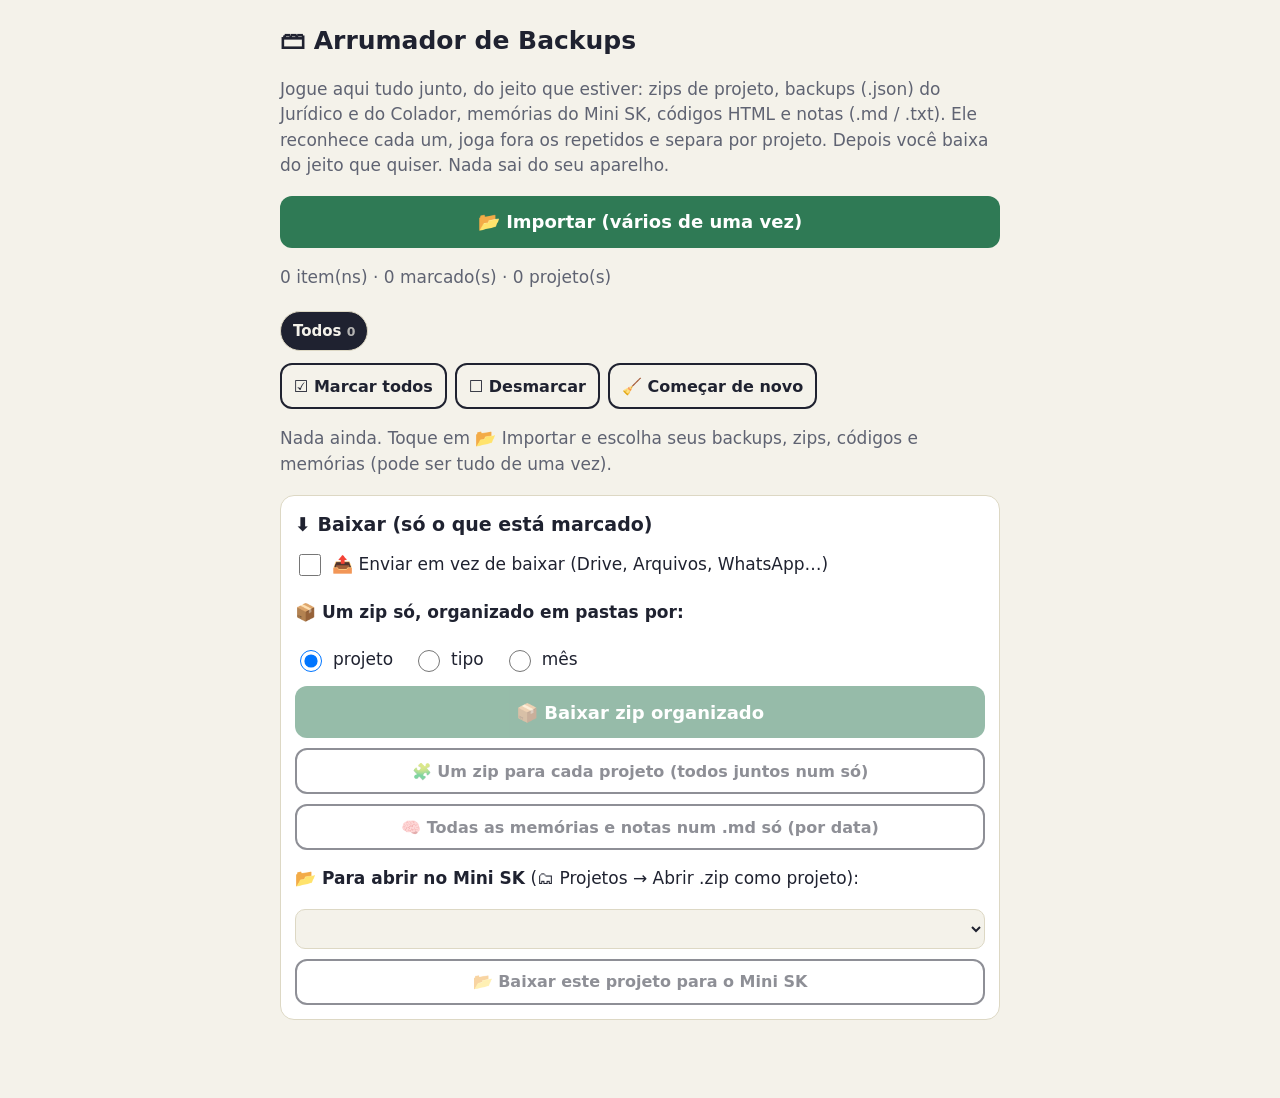
<file: ferramentas/arrumador.html>
<!doctype html>
<html lang="pt-BR">
<head>
<meta charset="utf-8">
<meta name="viewport" content="width=device-width, initial-scale=1">
<title>Arrumador de Backups</title>
<style>/* css/app.css */
:root { --f: #f4f2ea; --c: #fff; --t: #1f2230; --m: #5f6372; --b: #ddd8c4; --v: #2f7a55; color-scheme: light; }
@media (prefers-color-scheme: dark) { :root:not([data-theme="light"]) { --f: #14161c; --c: #1d2029; --t: #e8e9ef; --m: #a2a6b4; --b: #343846; --v: #4fae7f; color-scheme: dark; } }
:root[data-theme="dark"] { --f: #14161c; --c: #1d2029; --t: #e8e9ef; --m: #a2a6b4; --b: #343846; --v: #4fae7f; color-scheme: dark; }
* { box-sizing: border-box; }
body { margin: 0; background: var(--f); color: var(--t); font: 17px/1.5 system-ui, -apple-system, Roboto, sans-serif; padding: 16px 16px 60px; }
main { max-width: 720px; margin: 0 auto; }
h1 { font-size: 25px; margin: 6px 0; } h2 { font-size: 19px; margin: 0 0 8px; } h3 { font-size: 17px; margin: 14px 0 6px; } h3 small { color: var(--m); font-weight: 400; }
.mut { color: var(--m); }
.bt { display: block; width: 100%; font: 700 18px system-ui, sans-serif; padding: 15px; min-height: 52px; border: 0; border-radius: 12px; background: var(--v); color: #fff; margin: 10px 0 0; cursor: pointer; }
.bt2 { background: transparent; color: var(--t); border: 2px solid var(--t); font: 600 16px system-ui, sans-serif; border-radius: 12px; padding: 10px 12px; min-height: 46px; cursor: pointer; }
.bt.bt2 { font-size: 16px; } .bt:disabled { opacity: .5; }
.linha { display: flex; flex-wrap: wrap; gap: 8px; margin: 8px 0; }
.filtros { display: flex; gap: 6px; overflow-x: auto; padding: 4px 0; }
.chip { flex: none; font: 600 15px system-ui; border: 1px solid var(--b); background: var(--c); color: var(--t); border-radius: 99px; padding: 8px 12px; min-height: 40px; cursor: pointer; }
.chip.on { background: var(--t); color: var(--f); } .chip small { opacity: .7; }
.item { display: flex; gap: 10px; align-items: flex-start; background: var(--c); border: 1px solid var(--b); border-radius: 12px; padding: 10px; margin: 6px 0; }
.item.fora { opacity: .45; } .item input[type=checkbox] { width: 24px; height: 24px; flex: none; margin-top: 2px; }
.info { flex: 1; min-width: 0; overflow-wrap: anywhere; } .info small { display: block; color: var(--m); font-size: 13px; }
.tp { font-size: 13px; color: var(--m); }
.mudar { display: block; font-size: 14px; margin-top: 6px; color: var(--m); }
select { font: inherit; padding: 8px; border-radius: 10px; border: 1px solid var(--b); background: var(--f); color: var(--t); max-width: 100%; }
#mk-proj { width: 100%; }
.cartao { background: var(--c); border: 1px solid var(--b); border-radius: 14px; padding: 14px; margin: 18px 0; }
.op { display: inline-flex; gap: 8px; align-items: center; margin: 4px 12px 4px 0; } .op input { width: 22px; height: 22px; }
#aviso { position: fixed; left: 16px; right: 16px; bottom: 16px; max-width: 688px; margin: 0 auto; background: var(--t); color: var(--f); border-radius: 12px; padding: 12px 14px; font-weight: 600; z-index: 9; }
[hidden] { display: none !important; }

</style>
</head>
<body>
<main>
  <h1>🗃 Arrumador de Backups</h1>
  <p class="mut">Jogue aqui tudo junto, do jeito que estiver: zips de projeto, backups (.json) do Jurídico e do Colador, memórias do Mini SK, códigos HTML e notas (.md / .txt). Ele reconhece cada um, joga fora os repetidos e separa por projeto. Depois você baixa do jeito que quiser. Nada sai do seu aparelho.</p>
  <button class="bt" id="importar">📂 Importar (vários de uma vez)</button>
  <input type="file" id="arq" multiple hidden accept=".zip,.tar,.gz,.tgz,.taz,.json,.html,.htm,.md,.txt,application/zip,application/json,text/*">
  <p id="lendo" class="mut" hidden></p>
  <p id="conta" class="mut"></p>
  <div id="filtros" class="filtros"></div>
  <div class="linha"><button class="bt2 mini" id="marcar">☑ Marcar todos</button><button class="bt2 mini" id="desmarcar">☐ Desmarcar</button><button class="bt2 mini" id="limpar">🧹 Começar de novo</button></div>
  <div id="lista"></div>

  <section class="cartao">
    <h2>⬇ Baixar (só o que está marcado)</h2>
    <label class="op"><input type="checkbox" id="por-enviar"> 📤 Enviar em vez de baixar (Drive, Arquivos, WhatsApp…)</label>
    <p><b>📦 Um zip só, organizado em pastas por:</b></p>
    <div class="linha"><label class="op"><input type="radio" name="modo" value="projeto" checked> projeto</label><label class="op"><input type="radio" name="modo" value="tipo"> tipo</label><label class="op"><input type="radio" name="modo" value="mes"> mês</label></div>
    <button class="bt saida" id="bt-organizado">📦 Baixar zip organizado</button>
    <button class="bt bt2 saida" id="bt-projetos">🧩 Um zip para cada projeto (todos juntos num só)</button>
    <button class="bt bt2 saida" id="bt-memoria">🧠 Todas as memórias e notas num .md só (por data)</button>
    <p style="margin-top:16px"><b>📂 Para abrir no Mini SK</b> (🗂 Projetos → Abrir .zip como projeto):</p>
    <select id="mk-proj" aria-label="Projeto"></select>
    <button class="bt bt2 saida" id="bt-minisk">📂 Baixar este projeto para o Mini SK</button>
  </section>
</main>
<div id="aviso" hidden></div>
<script>
/* lib/jszip.min.js */
/*!

JSZip v3.10.1 - A JavaScript class for generating and reading zip files
<http://stuartk.com/jszip>

(c) 2009-2016 Stuart Knightley <stuart [at] stuartk.com>
Dual licenced under the MIT license or GPLv3. See https://raw.github.com/Stuk/jszip/main/LICENSE.markdown.

JSZip uses the library pako released under the MIT license :
https://github.com/nodeca/pako/blob/main/LICENSE
*/

!function(e){if("object"==typeof exports&&"undefined"!=typeof module)module.exports=e();else if("function"==typeof define&&define.amd)define([],e);else{("undefined"!=typeof window?window:"undefined"!=typeof global?global:"undefined"!=typeof self?self:this).JSZip=e()}}(function(){return function s(a,o,h){function u(r,e){if(!o[r]){if(!a[r]){var t="function"==typeof require&&require;if(!e&&t)return t(r,!0);if(l)return l(r,!0);var n=new Error("Cannot find module '"+r+"'");throw n.code="MODULE_NOT_FOUND",n}var i=o[r]={exports:{}};a[r][0].call(i.exports,function(e){var t=a[r][1][e];return u(t||e)},i,i.exports,s,a,o,h)}return o[r].exports}for(var l="function"==typeof require&&require,e=0;e<h.length;e++)u(h[e]);return u}({1:[function(e,t,r){"use strict";var d=e("./utils"),c=e("./support"),p="ABCDEFGHIJKLMNOPQRSTUVWXYZabcdefghijklmnopqrstuvwxyz0123456789+/=";r.encode=function(e){for(var t,r,n,i,s,a,o,h=[],u=0,l=e.length,f=l,c="string"!==d.getTypeOf(e);u<e.length;)f=l-u,n=c?(t=e[u++],r=u<l?e[u++]:0,u<l?e[u++]:0):(t=e.charCodeAt(u++),r=u<l?e.charCodeAt(u++):0,u<l?e.charCodeAt(u++):0),i=t>>2,s=(3&t)<<4|r>>4,a=1<f?(15&r)<<2|n>>6:64,o=2<f?63&n:64,h.push(p.charAt(i)+p.charAt(s)+p.charAt(a)+p.charAt(o));return h.join("")},r.decode=function(e){var t,r,n,i,s,a,o=0,h=0,u="data:";if(e.substr(0,u.length)===u)throw new Error("Invalid base64 input, it looks like a data url.");var l,f=3*(e=e.replace(/[^A-Za-z0-9+/=]/g,"")).length/4;if(e.charAt(e.length-1)===p.charAt(64)&&f--,e.charAt(e.length-2)===p.charAt(64)&&f--,f%1!=0)throw new Error("Invalid base64 input, bad content length.");for(l=c.uint8array?new Uint8Array(0|f):new Array(0|f);o<e.length;)t=p.indexOf(e.charAt(o++))<<2|(i=p.indexOf(e.charAt(o++)))>>4,r=(15&i)<<4|(s=p.indexOf(e.charAt(o++)))>>2,n=(3&s)<<6|(a=p.indexOf(e.charAt(o++))),l[h++]=t,64!==s&&(l[h++]=r),64!==a&&(l[h++]=n);return l}},{"./support":30,"./utils":32}],2:[function(e,t,r){"use strict";var n=e("./external"),i=e("./stream/DataWorker"),s=e("./stream/Crc32Probe"),a=e("./stream/DataLengthProbe");function o(e,t,r,n,i){this.compressedSize=e,this.uncompressedSize=t,this.crc32=r,this.compression=n,this.compressedContent=i}o.prototype={getContentWorker:function(){var e=new i(n.Promise.resolve(this.compressedContent)).pipe(this.compression.uncompressWorker()).pipe(new a("data_length")),t=this;return e.on("end",function(){if(this.streamInfo.data_length!==t.uncompressedSize)throw new Error("Bug : uncompressed data size mismatch")}),e},getCompressedWorker:function(){return new i(n.Promise.resolve(this.compressedContent)).withStreamInfo("compressedSize",this.compressedSize).withStreamInfo("uncompressedSize",this.uncompressedSize).withStreamInfo("crc32",this.crc32).withStreamInfo("compression",this.compression)}},o.createWorkerFrom=function(e,t,r){return e.pipe(new s).pipe(new a("uncompressedSize")).pipe(t.compressWorker(r)).pipe(new a("compressedSize")).withStreamInfo("compression",t)},t.exports=o},{"./external":6,"./stream/Crc32Probe":25,"./stream/DataLengthProbe":26,"./stream/DataWorker":27}],3:[function(e,t,r){"use strict";var n=e("./stream/GenericWorker");r.STORE={magic:"\0\0",compressWorker:function(){return new n("STORE compression")},uncompressWorker:function(){return new n("STORE decompression")}},r.DEFLATE=e("./flate")},{"./flate":7,"./stream/GenericWorker":28}],4:[function(e,t,r){"use strict";var n=e("./utils");var o=function(){for(var e,t=[],r=0;r<256;r++){e=r;for(var n=0;n<8;n++)e=1&e?3988292384^e>>>1:e>>>1;t[r]=e}return t}();t.exports=function(e,t){return void 0!==e&&e.length?"string"!==n.getTypeOf(e)?function(e,t,r,n){var i=o,s=n+r;e^=-1;for(var a=n;a<s;a++)e=e>>>8^i[255&(e^t[a])];return-1^e}(0|t,e,e.length,0):function(e,t,r,n){var i=o,s=n+r;e^=-1;for(var a=n;a<s;a++)e=e>>>8^i[255&(e^t.charCodeAt(a))];return-1^e}(0|t,e,e.length,0):0}},{"./utils":32}],5:[function(e,t,r){"use strict";r.base64=!1,r.binary=!1,r.dir=!1,r.createFolders=!0,r.date=null,r.compression=null,r.compressionOptions=null,r.comment=null,r.unixPermissions=null,r.dosPermissions=null},{}],6:[function(e,t,r){"use strict";var n=null;n="undefined"!=typeof Promise?Promise:e("lie"),t.exports={Promise:n}},{lie:37}],7:[function(e,t,r){"use strict";var n="undefined"!=typeof Uint8Array&&"undefined"!=typeof Uint16Array&&"undefined"!=typeof Uint32Array,i=e("pako"),s=e("./utils"),a=e("./stream/GenericWorker"),o=n?"uint8array":"array";function h(e,t){a.call(this,"FlateWorker/"+e),this._pako=null,this._pakoAction=e,this._pakoOptions=t,this.meta={}}r.magic="\b\0",s.inherits(h,a),h.prototype.processChunk=function(e){this.meta=e.meta,null===this._pako&&this._createPako(),this._pako.push(s.transformTo(o,e.data),!1)},h.prototype.flush=function(){a.prototype.flush.call(this),null===this._pako&&this._createPako(),this._pako.push([],!0)},h.prototype.cleanUp=function(){a.prototype.cleanUp.call(this),this._pako=null},h.prototype._createPako=function(){this._pako=new i[this._pakoAction]({raw:!0,level:this._pakoOptions.level||-1});var t=this;this._pako.onData=function(e){t.push({data:e,meta:t.meta})}},r.compressWorker=function(e){return new h("Deflate",e)},r.uncompressWorker=function(){return new h("Inflate",{})}},{"./stream/GenericWorker":28,"./utils":32,pako:38}],8:[function(e,t,r){"use strict";function A(e,t){var r,n="";for(r=0;r<t;r++)n+=String.fromCharCode(255&e),e>>>=8;return n}function n(e,t,r,n,i,s){var a,o,h=e.file,u=e.compression,l=s!==O.utf8encode,f=I.transformTo("string",s(h.name)),c=I.transformTo("string",O.utf8encode(h.name)),d=h.comment,p=I.transformTo("string",s(d)),m=I.transformTo("string",O.utf8encode(d)),_=c.length!==h.name.length,g=m.length!==d.length,b="",v="",y="",w=h.dir,k=h.date,x={crc32:0,compressedSize:0,uncompressedSize:0};t&&!r||(x.crc32=e.crc32,x.compressedSize=e.compressedSize,x.uncompressedSize=e.uncompressedSize);var S=0;t&&(S|=8),l||!_&&!g||(S|=2048);var z=0,C=0;w&&(z|=16),"UNIX"===i?(C=798,z|=function(e,t){var r=e;return e||(r=t?16893:33204),(65535&r)<<16}(h.unixPermissions,w)):(C=20,z|=function(e){return 63&(e||0)}(h.dosPermissions)),a=k.getUTCHours(),a<<=6,a|=k.getUTCMinutes(),a<<=5,a|=k.getUTCSeconds()/2,o=k.getUTCFullYear()-1980,o<<=4,o|=k.getUTCMonth()+1,o<<=5,o|=k.getUTCDate(),_&&(v=A(1,1)+A(B(f),4)+c,b+="up"+A(v.length,2)+v),g&&(y=A(1,1)+A(B(p),4)+m,b+="uc"+A(y.length,2)+y);var E="";return E+="\n\0",E+=A(S,2),E+=u.magic,E+=A(a,2),E+=A(o,2),E+=A(x.crc32,4),E+=A(x.compressedSize,4),E+=A(x.uncompressedSize,4),E+=A(f.length,2),E+=A(b.length,2),{fileRecord:R.LOCAL_FILE_HEADER+E+f+b,dirRecord:R.CENTRAL_FILE_HEADER+A(C,2)+E+A(p.length,2)+"\0\0\0\0"+A(z,4)+A(n,4)+f+b+p}}var I=e("../utils"),i=e("../stream/GenericWorker"),O=e("../utf8"),B=e("../crc32"),R=e("../signature");function s(e,t,r,n){i.call(this,"ZipFileWorker"),this.bytesWritten=0,this.zipComment=t,this.zipPlatform=r,this.encodeFileName=n,this.streamFiles=e,this.accumulate=!1,this.contentBuffer=[],this.dirRecords=[],this.currentSourceOffset=0,this.entriesCount=0,this.currentFile=null,this._sources=[]}I.inherits(s,i),s.prototype.push=function(e){var t=e.meta.percent||0,r=this.entriesCount,n=this._sources.length;this.accumulate?this.contentBuffer.push(e):(this.bytesWritten+=e.data.length,i.prototype.push.call(this,{data:e.data,meta:{currentFile:this.currentFile,percent:r?(t+100*(r-n-1))/r:100}}))},s.prototype.openedSource=function(e){this.currentSourceOffset=this.bytesWritten,this.currentFile=e.file.name;var t=this.streamFiles&&!e.file.dir;if(t){var r=n(e,t,!1,this.currentSourceOffset,this.zipPlatform,this.encodeFileName);this.push({data:r.fileRecord,meta:{percent:0}})}else this.accumulate=!0},s.prototype.closedSource=function(e){this.accumulate=!1;var t=this.streamFiles&&!e.file.dir,r=n(e,t,!0,this.currentSourceOffset,this.zipPlatform,this.encodeFileName);if(this.dirRecords.push(r.dirRecord),t)this.push({data:function(e){return R.DATA_DESCRIPTOR+A(e.crc32,4)+A(e.compressedSize,4)+A(e.uncompressedSize,4)}(e),meta:{percent:100}});else for(this.push({data:r.fileRecord,meta:{percent:0}});this.contentBuffer.length;)this.push(this.contentBuffer.shift());this.currentFile=null},s.prototype.flush=function(){for(var e=this.bytesWritten,t=0;t<this.dirRecords.length;t++)this.push({data:this.dirRecords[t],meta:{percent:100}});var r=this.bytesWritten-e,n=function(e,t,r,n,i){var s=I.transformTo("string",i(n));return R.CENTRAL_DIRECTORY_END+"\0\0\0\0"+A(e,2)+A(e,2)+A(t,4)+A(r,4)+A(s.length,2)+s}(this.dirRecords.length,r,e,this.zipComment,this.encodeFileName);this.push({data:n,meta:{percent:100}})},s.prototype.prepareNextSource=function(){this.previous=this._sources.shift(),this.openedSource(this.previous.streamInfo),this.isPaused?this.previous.pause():this.previous.resume()},s.prototype.registerPrevious=function(e){this._sources.push(e);var t=this;return e.on("data",function(e){t.processChunk(e)}),e.on("end",function(){t.closedSource(t.previous.streamInfo),t._sources.length?t.prepareNextSource():t.end()}),e.on("error",function(e){t.error(e)}),this},s.prototype.resume=function(){return!!i.prototype.resume.call(this)&&(!this.previous&&this._sources.length?(this.prepareNextSource(),!0):this.previous||this._sources.length||this.generatedError?void 0:(this.end(),!0))},s.prototype.error=function(e){var t=this._sources;if(!i.prototype.error.call(this,e))return!1;for(var r=0;r<t.length;r++)try{t[r].error(e)}catch(e){}return!0},s.prototype.lock=function(){i.prototype.lock.call(this);for(var e=this._sources,t=0;t<e.length;t++)e[t].lock()},t.exports=s},{"../crc32":4,"../signature":23,"../stream/GenericWorker":28,"../utf8":31,"../utils":32}],9:[function(e,t,r){"use strict";var u=e("../compressions"),n=e("./ZipFileWorker");r.generateWorker=function(e,a,t){var o=new n(a.streamFiles,t,a.platform,a.encodeFileName),h=0;try{e.forEach(function(e,t){h++;var r=function(e,t){var r=e||t,n=u[r];if(!n)throw new Error(r+" is not a valid compression method !");return n}(t.options.compression,a.compression),n=t.options.compressionOptions||a.compressionOptions||{},i=t.dir,s=t.date;t._compressWorker(r,n).withStreamInfo("file",{name:e,dir:i,date:s,comment:t.comment||"",unixPermissions:t.unixPermissions,dosPermissions:t.dosPermissions}).pipe(o)}),o.entriesCount=h}catch(e){o.error(e)}return o}},{"../compressions":3,"./ZipFileWorker":8}],10:[function(e,t,r){"use strict";function n(){if(!(this instanceof n))return new n;if(arguments.length)throw new Error("The constructor with parameters has been removed in JSZip 3.0, please check the upgrade guide.");this.files=Object.create(null),this.comment=null,this.root="",this.clone=function(){var e=new n;for(var t in this)"function"!=typeof this[t]&&(e[t]=this[t]);return e}}(n.prototype=e("./object")).loadAsync=e("./load"),n.support=e("./support"),n.defaults=e("./defaults"),n.version="3.10.1",n.loadAsync=function(e,t){return(new n).loadAsync(e,t)},n.external=e("./external"),t.exports=n},{"./defaults":5,"./external":6,"./load":11,"./object":15,"./support":30}],11:[function(e,t,r){"use strict";var u=e("./utils"),i=e("./external"),n=e("./utf8"),s=e("./zipEntries"),a=e("./stream/Crc32Probe"),l=e("./nodejsUtils");function f(n){return new i.Promise(function(e,t){var r=n.decompressed.getContentWorker().pipe(new a);r.on("error",function(e){t(e)}).on("end",function(){r.streamInfo.crc32!==n.decompressed.crc32?t(new Error("Corrupted zip : CRC32 mismatch")):e()}).resume()})}t.exports=function(e,o){var h=this;return o=u.extend(o||{},{base64:!1,checkCRC32:!1,optimizedBinaryString:!1,createFolders:!1,decodeFileName:n.utf8decode}),l.isNode&&l.isStream(e)?i.Promise.reject(new Error("JSZip can't accept a stream when loading a zip file.")):u.prepareContent("the loaded zip file",e,!0,o.optimizedBinaryString,o.base64).then(function(e){var t=new s(o);return t.load(e),t}).then(function(e){var t=[i.Promise.resolve(e)],r=e.files;if(o.checkCRC32)for(var n=0;n<r.length;n++)t.push(f(r[n]));return i.Promise.all(t)}).then(function(e){for(var t=e.shift(),r=t.files,n=0;n<r.length;n++){var i=r[n],s=i.fileNameStr,a=u.resolve(i.fileNameStr);h.file(a,i.decompressed,{binary:!0,optimizedBinaryString:!0,date:i.date,dir:i.dir,comment:i.fileCommentStr.length?i.fileCommentStr:null,unixPermissions:i.unixPermissions,dosPermissions:i.dosPermissions,createFolders:o.createFolders}),i.dir||(h.file(a).unsafeOriginalName=s)}return t.zipComment.length&&(h.comment=t.zipComment),h})}},{"./external":6,"./nodejsUtils":14,"./stream/Crc32Probe":25,"./utf8":31,"./utils":32,"./zipEntries":33}],12:[function(e,t,r){"use strict";var n=e("../utils"),i=e("../stream/GenericWorker");function s(e,t){i.call(this,"Nodejs stream input adapter for "+e),this._upstreamEnded=!1,this._bindStream(t)}n.inherits(s,i),s.prototype._bindStream=function(e){var t=this;(this._stream=e).pause(),e.on("data",function(e){t.push({data:e,meta:{percent:0}})}).on("error",function(e){t.isPaused?this.generatedError=e:t.error(e)}).on("end",function(){t.isPaused?t._upstreamEnded=!0:t.end()})},s.prototype.pause=function(){return!!i.prototype.pause.call(this)&&(this._stream.pause(),!0)},s.prototype.resume=function(){return!!i.prototype.resume.call(this)&&(this._upstreamEnded?this.end():this._stream.resume(),!0)},t.exports=s},{"../stream/GenericWorker":28,"../utils":32}],13:[function(e,t,r){"use strict";var i=e("readable-stream").Readable;function n(e,t,r){i.call(this,t),this._helper=e;var n=this;e.on("data",function(e,t){n.push(e)||n._helper.pause(),r&&r(t)}).on("error",function(e){n.emit("error",e)}).on("end",function(){n.push(null)})}e("../utils").inherits(n,i),n.prototype._read=function(){this._helper.resume()},t.exports=n},{"../utils":32,"readable-stream":16}],14:[function(e,t,r){"use strict";t.exports={isNode:"undefined"!=typeof Buffer,newBufferFrom:function(e,t){if(Buffer.from&&Buffer.from!==Uint8Array.from)return Buffer.from(e,t);if("number"==typeof e)throw new Error('The "data" argument must not be a number');return new Buffer(e,t)},allocBuffer:function(e){if(Buffer.alloc)return Buffer.alloc(e);var t=new Buffer(e);return t.fill(0),t},isBuffer:function(e){return Buffer.isBuffer(e)},isStream:function(e){return e&&"function"==typeof e.on&&"function"==typeof e.pause&&"function"==typeof e.resume}}},{}],15:[function(e,t,r){"use strict";function s(e,t,r){var n,i=u.getTypeOf(t),s=u.extend(r||{},f);s.date=s.date||new Date,null!==s.compression&&(s.compression=s.compression.toUpperCase()),"string"==typeof s.unixPermissions&&(s.unixPermissions=parseInt(s.unixPermissions,8)),s.unixPermissions&&16384&s.unixPermissions&&(s.dir=!0),s.dosPermissions&&16&s.dosPermissions&&(s.dir=!0),s.dir&&(e=g(e)),s.createFolders&&(n=_(e))&&b.call(this,n,!0);var a="string"===i&&!1===s.binary&&!1===s.base64;r&&void 0!==r.binary||(s.binary=!a),(t instanceof c&&0===t.uncompressedSize||s.dir||!t||0===t.length)&&(s.base64=!1,s.binary=!0,t="",s.compression="STORE",i="string");var o=null;o=t instanceof c||t instanceof l?t:p.isNode&&p.isStream(t)?new m(e,t):u.prepareContent(e,t,s.binary,s.optimizedBinaryString,s.base64);var h=new d(e,o,s);this.files[e]=h}var i=e("./utf8"),u=e("./utils"),l=e("./stream/GenericWorker"),a=e("./stream/StreamHelper"),f=e("./defaults"),c=e("./compressedObject"),d=e("./zipObject"),o=e("./generate"),p=e("./nodejsUtils"),m=e("./nodejs/NodejsStreamInputAdapter"),_=function(e){"/"===e.slice(-1)&&(e=e.substring(0,e.length-1));var t=e.lastIndexOf("/");return 0<t?e.substring(0,t):""},g=function(e){return"/"!==e.slice(-1)&&(e+="/"),e},b=function(e,t){return t=void 0!==t?t:f.createFolders,e=g(e),this.files[e]||s.call(this,e,null,{dir:!0,createFolders:t}),this.files[e]};function h(e){return"[object RegExp]"===Object.prototype.toString.call(e)}var n={load:function(){throw new Error("This method has been removed in JSZip 3.0, please check the upgrade guide.")},forEach:function(e){var t,r,n;for(t in this.files)n=this.files[t],(r=t.slice(this.root.length,t.length))&&t.slice(0,this.root.length)===this.root&&e(r,n)},filter:function(r){var n=[];return this.forEach(function(e,t){r(e,t)&&n.push(t)}),n},file:function(e,t,r){if(1!==arguments.length)return e=this.root+e,s.call(this,e,t,r),this;if(h(e)){var n=e;return this.filter(function(e,t){return!t.dir&&n.test(e)})}var i=this.files[this.root+e];return i&&!i.dir?i:null},folder:function(r){if(!r)return this;if(h(r))return this.filter(function(e,t){return t.dir&&r.test(e)});var e=this.root+r,t=b.call(this,e),n=this.clone();return n.root=t.name,n},remove:function(r){r=this.root+r;var e=this.files[r];if(e||("/"!==r.slice(-1)&&(r+="/"),e=this.files[r]),e&&!e.dir)delete this.files[r];else for(var t=this.filter(function(e,t){return t.name.slice(0,r.length)===r}),n=0;n<t.length;n++)delete this.files[t[n].name];return this},generate:function(){throw new Error("This method has been removed in JSZip 3.0, please check the upgrade guide.")},generateInternalStream:function(e){var t,r={};try{if((r=u.extend(e||{},{streamFiles:!1,compression:"STORE",compressionOptions:null,type:"",platform:"DOS",comment:null,mimeType:"application/zip",encodeFileName:i.utf8encode})).type=r.type.toLowerCase(),r.compression=r.compression.toUpperCase(),"binarystring"===r.type&&(r.type="string"),!r.type)throw new Error("No output type specified.");u.checkSupport(r.type),"darwin"!==r.platform&&"freebsd"!==r.platform&&"linux"!==r.platform&&"sunos"!==r.platform||(r.platform="UNIX"),"win32"===r.platform&&(r.platform="DOS");var n=r.comment||this.comment||"";t=o.generateWorker(this,r,n)}catch(e){(t=new l("error")).error(e)}return new a(t,r.type||"string",r.mimeType)},generateAsync:function(e,t){return this.generateInternalStream(e).accumulate(t)},generateNodeStream:function(e,t){return(e=e||{}).type||(e.type="nodebuffer"),this.generateInternalStream(e).toNodejsStream(t)}};t.exports=n},{"./compressedObject":2,"./defaults":5,"./generate":9,"./nodejs/NodejsStreamInputAdapter":12,"./nodejsUtils":14,"./stream/GenericWorker":28,"./stream/StreamHelper":29,"./utf8":31,"./utils":32,"./zipObject":35}],16:[function(e,t,r){"use strict";t.exports=e("stream")},{stream:void 0}],17:[function(e,t,r){"use strict";var n=e("./DataReader");function i(e){n.call(this,e);for(var t=0;t<this.data.length;t++)e[t]=255&e[t]}e("../utils").inherits(i,n),i.prototype.byteAt=function(e){return this.data[this.zero+e]},i.prototype.lastIndexOfSignature=function(e){for(var t=e.charCodeAt(0),r=e.charCodeAt(1),n=e.charCodeAt(2),i=e.charCodeAt(3),s=this.length-4;0<=s;--s)if(this.data[s]===t&&this.data[s+1]===r&&this.data[s+2]===n&&this.data[s+3]===i)return s-this.zero;return-1},i.prototype.readAndCheckSignature=function(e){var t=e.charCodeAt(0),r=e.charCodeAt(1),n=e.charCodeAt(2),i=e.charCodeAt(3),s=this.readData(4);return t===s[0]&&r===s[1]&&n===s[2]&&i===s[3]},i.prototype.readData=function(e){if(this.checkOffset(e),0===e)return[];var t=this.data.slice(this.zero+this.index,this.zero+this.index+e);return this.index+=e,t},t.exports=i},{"../utils":32,"./DataReader":18}],18:[function(e,t,r){"use strict";var n=e("../utils");function i(e){this.data=e,this.length=e.length,this.index=0,this.zero=0}i.prototype={checkOffset:function(e){this.checkIndex(this.index+e)},checkIndex:function(e){if(this.length<this.zero+e||e<0)throw new Error("End of data reached (data length = "+this.length+", asked index = "+e+"). Corrupted zip ?")},setIndex:function(e){this.checkIndex(e),this.index=e},skip:function(e){this.setIndex(this.index+e)},byteAt:function(){},readInt:function(e){var t,r=0;for(this.checkOffset(e),t=this.index+e-1;t>=this.index;t--)r=(r<<8)+this.byteAt(t);return this.index+=e,r},readString:function(e){return n.transformTo("string",this.readData(e))},readData:function(){},lastIndexOfSignature:function(){},readAndCheckSignature:function(){},readDate:function(){var e=this.readInt(4);return new Date(Date.UTC(1980+(e>>25&127),(e>>21&15)-1,e>>16&31,e>>11&31,e>>5&63,(31&e)<<1))}},t.exports=i},{"../utils":32}],19:[function(e,t,r){"use strict";var n=e("./Uint8ArrayReader");function i(e){n.call(this,e)}e("../utils").inherits(i,n),i.prototype.readData=function(e){this.checkOffset(e);var t=this.data.slice(this.zero+this.index,this.zero+this.index+e);return this.index+=e,t},t.exports=i},{"../utils":32,"./Uint8ArrayReader":21}],20:[function(e,t,r){"use strict";var n=e("./DataReader");function i(e){n.call(this,e)}e("../utils").inherits(i,n),i.prototype.byteAt=function(e){return this.data.charCodeAt(this.zero+e)},i.prototype.lastIndexOfSignature=function(e){return this.data.lastIndexOf(e)-this.zero},i.prototype.readAndCheckSignature=function(e){return e===this.readData(4)},i.prototype.readData=function(e){this.checkOffset(e);var t=this.data.slice(this.zero+this.index,this.zero+this.index+e);return this.index+=e,t},t.exports=i},{"../utils":32,"./DataReader":18}],21:[function(e,t,r){"use strict";var n=e("./ArrayReader");function i(e){n.call(this,e)}e("../utils").inherits(i,n),i.prototype.readData=function(e){if(this.checkOffset(e),0===e)return new Uint8Array(0);var t=this.data.subarray(this.zero+this.index,this.zero+this.index+e);return this.index+=e,t},t.exports=i},{"../utils":32,"./ArrayReader":17}],22:[function(e,t,r){"use strict";var n=e("../utils"),i=e("../support"),s=e("./ArrayReader"),a=e("./StringReader"),o=e("./NodeBufferReader"),h=e("./Uint8ArrayReader");t.exports=function(e){var t=n.getTypeOf(e);return n.checkSupport(t),"string"!==t||i.uint8array?"nodebuffer"===t?new o(e):i.uint8array?new h(n.transformTo("uint8array",e)):new s(n.transformTo("array",e)):new a(e)}},{"../support":30,"../utils":32,"./ArrayReader":17,"./NodeBufferReader":19,"./StringReader":20,"./Uint8ArrayReader":21}],23:[function(e,t,r){"use strict";r.LOCAL_FILE_HEADER="PK",r.CENTRAL_FILE_HEADER="PK",r.CENTRAL_DIRECTORY_END="PK",r.ZIP64_CENTRAL_DIRECTORY_LOCATOR="PK",r.ZIP64_CENTRAL_DIRECTORY_END="PK",r.DATA_DESCRIPTOR="PK\b"},{}],24:[function(e,t,r){"use strict";var n=e("./GenericWorker"),i=e("../utils");function s(e){n.call(this,"ConvertWorker to "+e),this.destType=e}i.inherits(s,n),s.prototype.processChunk=function(e){this.push({data:i.transformTo(this.destType,e.data),meta:e.meta})},t.exports=s},{"../utils":32,"./GenericWorker":28}],25:[function(e,t,r){"use strict";var n=e("./GenericWorker"),i=e("../crc32");function s(){n.call(this,"Crc32Probe"),this.withStreamInfo("crc32",0)}e("../utils").inherits(s,n),s.prototype.processChunk=function(e){this.streamInfo.crc32=i(e.data,this.streamInfo.crc32||0),this.push(e)},t.exports=s},{"../crc32":4,"../utils":32,"./GenericWorker":28}],26:[function(e,t,r){"use strict";var n=e("../utils"),i=e("./GenericWorker");function s(e){i.call(this,"DataLengthProbe for "+e),this.propName=e,this.withStreamInfo(e,0)}n.inherits(s,i),s.prototype.processChunk=function(e){if(e){var t=this.streamInfo[this.propName]||0;this.streamInfo[this.propName]=t+e.data.length}i.prototype.processChunk.call(this,e)},t.exports=s},{"../utils":32,"./GenericWorker":28}],27:[function(e,t,r){"use strict";var n=e("../utils"),i=e("./GenericWorker");function s(e){i.call(this,"DataWorker");var t=this;this.dataIsReady=!1,this.index=0,this.max=0,this.data=null,this.type="",this._tickScheduled=!1,e.then(function(e){t.dataIsReady=!0,t.data=e,t.max=e&&e.length||0,t.type=n.getTypeOf(e),t.isPaused||t._tickAndRepeat()},function(e){t.error(e)})}n.inherits(s,i),s.prototype.cleanUp=function(){i.prototype.cleanUp.call(this),this.data=null},s.prototype.resume=function(){return!!i.prototype.resume.call(this)&&(!this._tickScheduled&&this.dataIsReady&&(this._tickScheduled=!0,n.delay(this._tickAndRepeat,[],this)),!0)},s.prototype._tickAndRepeat=function(){this._tickScheduled=!1,this.isPaused||this.isFinished||(this._tick(),this.isFinished||(n.delay(this._tickAndRepeat,[],this),this._tickScheduled=!0))},s.prototype._tick=function(){if(this.isPaused||this.isFinished)return!1;var e=null,t=Math.min(this.max,this.index+16384);if(this.index>=this.max)return this.end();switch(this.type){case"string":e=this.data.substring(this.index,t);break;case"uint8array":e=this.data.subarray(this.index,t);break;case"array":case"nodebuffer":e=this.data.slice(this.index,t)}return this.index=t,this.push({data:e,meta:{percent:this.max?this.index/this.max*100:0}})},t.exports=s},{"../utils":32,"./GenericWorker":28}],28:[function(e,t,r){"use strict";function n(e){this.name=e||"default",this.streamInfo={},this.generatedError=null,this.extraStreamInfo={},this.isPaused=!0,this.isFinished=!1,this.isLocked=!1,this._listeners={data:[],end:[],error:[]},this.previous=null}n.prototype={push:function(e){this.emit("data",e)},end:function(){if(this.isFinished)return!1;this.flush();try{this.emit("end"),this.cleanUp(),this.isFinished=!0}catch(e){this.emit("error",e)}return!0},error:function(e){return!this.isFinished&&(this.isPaused?this.generatedError=e:(this.isFinished=!0,this.emit("error",e),this.previous&&this.previous.error(e),this.cleanUp()),!0)},on:function(e,t){return this._listeners[e].push(t),this},cleanUp:function(){this.streamInfo=this.generatedError=this.extraStreamInfo=null,this._listeners=[]},emit:function(e,t){if(this._listeners[e])for(var r=0;r<this._listeners[e].length;r++)this._listeners[e][r].call(this,t)},pipe:function(e){return e.registerPrevious(this)},registerPrevious:function(e){if(this.isLocked)throw new Error("The stream '"+this+"' has already been used.");this.streamInfo=e.streamInfo,this.mergeStreamInfo(),this.previous=e;var t=this;return e.on("data",function(e){t.processChunk(e)}),e.on("end",function(){t.end()}),e.on("error",function(e){t.error(e)}),this},pause:function(){return!this.isPaused&&!this.isFinished&&(this.isPaused=!0,this.previous&&this.previous.pause(),!0)},resume:function(){if(!this.isPaused||this.isFinished)return!1;var e=this.isPaused=!1;return this.generatedError&&(this.error(this.generatedError),e=!0),this.previous&&this.previous.resume(),!e},flush:function(){},processChunk:function(e){this.push(e)},withStreamInfo:function(e,t){return this.extraStreamInfo[e]=t,this.mergeStreamInfo(),this},mergeStreamInfo:function(){for(var e in this.extraStreamInfo)Object.prototype.hasOwnProperty.call(this.extraStreamInfo,e)&&(this.streamInfo[e]=this.extraStreamInfo[e])},lock:function(){if(this.isLocked)throw new Error("The stream '"+this+"' has already been used.");this.isLocked=!0,this.previous&&this.previous.lock()},toString:function(){var e="Worker "+this.name;return this.previous?this.previous+" -> "+e:e}},t.exports=n},{}],29:[function(e,t,r){"use strict";var h=e("../utils"),i=e("./ConvertWorker"),s=e("./GenericWorker"),u=e("../base64"),n=e("../support"),a=e("../external"),o=null;if(n.nodestream)try{o=e("../nodejs/NodejsStreamOutputAdapter")}catch(e){}function l(e,o){return new a.Promise(function(t,r){var n=[],i=e._internalType,s=e._outputType,a=e._mimeType;e.on("data",function(e,t){n.push(e),o&&o(t)}).on("error",function(e){n=[],r(e)}).on("end",function(){try{var e=function(e,t,r){switch(e){case"blob":return h.newBlob(h.transformTo("arraybuffer",t),r);case"base64":return u.encode(t);default:return h.transformTo(e,t)}}(s,function(e,t){var r,n=0,i=null,s=0;for(r=0;r<t.length;r++)s+=t[r].length;switch(e){case"string":return t.join("");case"array":return Array.prototype.concat.apply([],t);case"uint8array":for(i=new Uint8Array(s),r=0;r<t.length;r++)i.set(t[r],n),n+=t[r].length;return i;case"nodebuffer":return Buffer.concat(t);default:throw new Error("concat : unsupported type '"+e+"'")}}(i,n),a);t(e)}catch(e){r(e)}n=[]}).resume()})}function f(e,t,r){var n=t;switch(t){case"blob":case"arraybuffer":n="uint8array";break;case"base64":n="string"}try{this._internalType=n,this._outputType=t,this._mimeType=r,h.checkSupport(n),this._worker=e.pipe(new i(n)),e.lock()}catch(e){this._worker=new s("error"),this._worker.error(e)}}f.prototype={accumulate:function(e){return l(this,e)},on:function(e,t){var r=this;return"data"===e?this._worker.on(e,function(e){t.call(r,e.data,e.meta)}):this._worker.on(e,function(){h.delay(t,arguments,r)}),this},resume:function(){return h.delay(this._worker.resume,[],this._worker),this},pause:function(){return this._worker.pause(),this},toNodejsStream:function(e){if(h.checkSupport("nodestream"),"nodebuffer"!==this._outputType)throw new Error(this._outputType+" is not supported by this method");return new o(this,{objectMode:"nodebuffer"!==this._outputType},e)}},t.exports=f},{"../base64":1,"../external":6,"../nodejs/NodejsStreamOutputAdapter":13,"../support":30,"../utils":32,"./ConvertWorker":24,"./GenericWorker":28}],30:[function(e,t,r){"use strict";if(r.base64=!0,r.array=!0,r.string=!0,r.arraybuffer="undefined"!=typeof ArrayBuffer&&"undefined"!=typeof Uint8Array,r.nodebuffer="undefined"!=typeof Buffer,r.uint8array="undefined"!=typeof Uint8Array,"undefined"==typeof ArrayBuffer)r.blob=!1;else{var n=new ArrayBuffer(0);try{r.blob=0===new Blob([n],{type:"application/zip"}).size}catch(e){try{var i=new(self.BlobBuilder||self.WebKitBlobBuilder||self.MozBlobBuilder||self.MSBlobBuilder);i.append(n),r.blob=0===i.getBlob("application/zip").size}catch(e){r.blob=!1}}}try{r.nodestream=!!e("readable-stream").Readable}catch(e){r.nodestream=!1}},{"readable-stream":16}],31:[function(e,t,s){"use strict";for(var o=e("./utils"),h=e("./support"),r=e("./nodejsUtils"),n=e("./stream/GenericWorker"),u=new Array(256),i=0;i<256;i++)u[i]=252<=i?6:248<=i?5:240<=i?4:224<=i?3:192<=i?2:1;u[254]=u[254]=1;function a(){n.call(this,"utf-8 decode"),this.leftOver=null}function l(){n.call(this,"utf-8 encode")}s.utf8encode=function(e){return h.nodebuffer?r.newBufferFrom(e,"utf-8"):function(e){var t,r,n,i,s,a=e.length,o=0;for(i=0;i<a;i++)55296==(64512&(r=e.charCodeAt(i)))&&i+1<a&&56320==(64512&(n=e.charCodeAt(i+1)))&&(r=65536+(r-55296<<10)+(n-56320),i++),o+=r<128?1:r<2048?2:r<65536?3:4;for(t=h.uint8array?new Uint8Array(o):new Array(o),i=s=0;s<o;i++)55296==(64512&(r=e.charCodeAt(i)))&&i+1<a&&56320==(64512&(n=e.charCodeAt(i+1)))&&(r=65536+(r-55296<<10)+(n-56320),i++),r<128?t[s++]=r:(r<2048?t[s++]=192|r>>>6:(r<65536?t[s++]=224|r>>>12:(t[s++]=240|r>>>18,t[s++]=128|r>>>12&63),t[s++]=128|r>>>6&63),t[s++]=128|63&r);return t}(e)},s.utf8decode=function(e){return h.nodebuffer?o.transformTo("nodebuffer",e).toString("utf-8"):function(e){var t,r,n,i,s=e.length,a=new Array(2*s);for(t=r=0;t<s;)if((n=e[t++])<128)a[r++]=n;else if(4<(i=u[n]))a[r++]=65533,t+=i-1;else{for(n&=2===i?31:3===i?15:7;1<i&&t<s;)n=n<<6|63&e[t++],i--;1<i?a[r++]=65533:n<65536?a[r++]=n:(n-=65536,a[r++]=55296|n>>10&1023,a[r++]=56320|1023&n)}return a.length!==r&&(a.subarray?a=a.subarray(0,r):a.length=r),o.applyFromCharCode(a)}(e=o.transformTo(h.uint8array?"uint8array":"array",e))},o.inherits(a,n),a.prototype.processChunk=function(e){var t=o.transformTo(h.uint8array?"uint8array":"array",e.data);if(this.leftOver&&this.leftOver.length){if(h.uint8array){var r=t;(t=new Uint8Array(r.length+this.leftOver.length)).set(this.leftOver,0),t.set(r,this.leftOver.length)}else t=this.leftOver.concat(t);this.leftOver=null}var n=function(e,t){var r;for((t=t||e.length)>e.length&&(t=e.length),r=t-1;0<=r&&128==(192&e[r]);)r--;return r<0?t:0===r?t:r+u[e[r]]>t?r:t}(t),i=t;n!==t.length&&(h.uint8array?(i=t.subarray(0,n),this.leftOver=t.subarray(n,t.length)):(i=t.slice(0,n),this.leftOver=t.slice(n,t.length))),this.push({data:s.utf8decode(i),meta:e.meta})},a.prototype.flush=function(){this.leftOver&&this.leftOver.length&&(this.push({data:s.utf8decode(this.leftOver),meta:{}}),this.leftOver=null)},s.Utf8DecodeWorker=a,o.inherits(l,n),l.prototype.processChunk=function(e){this.push({data:s.utf8encode(e.data),meta:e.meta})},s.Utf8EncodeWorker=l},{"./nodejsUtils":14,"./stream/GenericWorker":28,"./support":30,"./utils":32}],32:[function(e,t,a){"use strict";var o=e("./support"),h=e("./base64"),r=e("./nodejsUtils"),u=e("./external");function n(e){return e}function l(e,t){for(var r=0;r<e.length;++r)t[r]=255&e.charCodeAt(r);return t}e("setimmediate"),a.newBlob=function(t,r){a.checkSupport("blob");try{return new Blob([t],{type:r})}catch(e){try{var n=new(self.BlobBuilder||self.WebKitBlobBuilder||self.MozBlobBuilder||self.MSBlobBuilder);return n.append(t),n.getBlob(r)}catch(e){throw new Error("Bug : can't construct the Blob.")}}};var i={stringifyByChunk:function(e,t,r){var n=[],i=0,s=e.length;if(s<=r)return String.fromCharCode.apply(null,e);for(;i<s;)"array"===t||"nodebuffer"===t?n.push(String.fromCharCode.apply(null,e.slice(i,Math.min(i+r,s)))):n.push(String.fromCharCode.apply(null,e.subarray(i,Math.min(i+r,s)))),i+=r;return n.join("")},stringifyByChar:function(e){for(var t="",r=0;r<e.length;r++)t+=String.fromCharCode(e[r]);return t},applyCanBeUsed:{uint8array:function(){try{return o.uint8array&&1===String.fromCharCode.apply(null,new Uint8Array(1)).length}catch(e){return!1}}(),nodebuffer:function(){try{return o.nodebuffer&&1===String.fromCharCode.apply(null,r.allocBuffer(1)).length}catch(e){return!1}}()}};function s(e){var t=65536,r=a.getTypeOf(e),n=!0;if("uint8array"===r?n=i.applyCanBeUsed.uint8array:"nodebuffer"===r&&(n=i.applyCanBeUsed.nodebuffer),n)for(;1<t;)try{return i.stringifyByChunk(e,r,t)}catch(e){t=Math.floor(t/2)}return i.stringifyByChar(e)}function f(e,t){for(var r=0;r<e.length;r++)t[r]=e[r];return t}a.applyFromCharCode=s;var c={};c.string={string:n,array:function(e){return l(e,new Array(e.length))},arraybuffer:function(e){return c.string.uint8array(e).buffer},uint8array:function(e){return l(e,new Uint8Array(e.length))},nodebuffer:function(e){return l(e,r.allocBuffer(e.length))}},c.array={string:s,array:n,arraybuffer:function(e){return new Uint8Array(e).buffer},uint8array:function(e){return new Uint8Array(e)},nodebuffer:function(e){return r.newBufferFrom(e)}},c.arraybuffer={string:function(e){return s(new Uint8Array(e))},array:function(e){return f(new Uint8Array(e),new Array(e.byteLength))},arraybuffer:n,uint8array:function(e){return new Uint8Array(e)},nodebuffer:function(e){return r.newBufferFrom(new Uint8Array(e))}},c.uint8array={string:s,array:function(e){return f(e,new Array(e.length))},arraybuffer:function(e){return e.buffer},uint8array:n,nodebuffer:function(e){return r.newBufferFrom(e)}},c.nodebuffer={string:s,array:function(e){return f(e,new Array(e.length))},arraybuffer:function(e){return c.nodebuffer.uint8array(e).buffer},uint8array:function(e){return f(e,new Uint8Array(e.length))},nodebuffer:n},a.transformTo=function(e,t){if(t=t||"",!e)return t;a.checkSupport(e);var r=a.getTypeOf(t);return c[r][e](t)},a.resolve=function(e){for(var t=e.split("/"),r=[],n=0;n<t.length;n++){var i=t[n];"."===i||""===i&&0!==n&&n!==t.length-1||(".."===i?r.pop():r.push(i))}return r.join("/")},a.getTypeOf=function(e){return"string"==typeof e?"string":"[object Array]"===Object.prototype.toString.call(e)?"array":o.nodebuffer&&r.isBuffer(e)?"nodebuffer":o.uint8array&&e instanceof Uint8Array?"uint8array":o.arraybuffer&&e instanceof ArrayBuffer?"arraybuffer":void 0},a.checkSupport=function(e){if(!o[e.toLowerCase()])throw new Error(e+" is not supported by this platform")},a.MAX_VALUE_16BITS=65535,a.MAX_VALUE_32BITS=-1,a.pretty=function(e){var t,r,n="";for(r=0;r<(e||"").length;r++)n+="\\x"+((t=e.charCodeAt(r))<16?"0":"")+t.toString(16).toUpperCase();return n},a.delay=function(e,t,r){setImmediate(function(){e.apply(r||null,t||[])})},a.inherits=function(e,t){function r(){}r.prototype=t.prototype,e.prototype=new r},a.extend=function(){var e,t,r={};for(e=0;e<arguments.length;e++)for(t in arguments[e])Object.prototype.hasOwnProperty.call(arguments[e],t)&&void 0===r[t]&&(r[t]=arguments[e][t]);return r},a.prepareContent=function(r,e,n,i,s){return u.Promise.resolve(e).then(function(n){return o.blob&&(n instanceof Blob||-1!==["[object File]","[object Blob]"].indexOf(Object.prototype.toString.call(n)))&&"undefined"!=typeof FileReader?new u.Promise(function(t,r){var e=new FileReader;e.onload=function(e){t(e.target.result)},e.onerror=function(e){r(e.target.error)},e.readAsArrayBuffer(n)}):n}).then(function(e){var t=a.getTypeOf(e);return t?("arraybuffer"===t?e=a.transformTo("uint8array",e):"string"===t&&(s?e=h.decode(e):n&&!0!==i&&(e=function(e){return l(e,o.uint8array?new Uint8Array(e.length):new Array(e.length))}(e))),e):u.Promise.reject(new Error("Can't read the data of '"+r+"'. Is it in a supported JavaScript type (String, Blob, ArrayBuffer, etc) ?"))})}},{"./base64":1,"./external":6,"./nodejsUtils":14,"./support":30,setimmediate:54}],33:[function(e,t,r){"use strict";var n=e("./reader/readerFor"),i=e("./utils"),s=e("./signature"),a=e("./zipEntry"),o=e("./support");function h(e){this.files=[],this.loadOptions=e}h.prototype={checkSignature:function(e){if(!this.reader.readAndCheckSignature(e)){this.reader.index-=4;var t=this.reader.readString(4);throw new Error("Corrupted zip or bug: unexpected signature ("+i.pretty(t)+", expected "+i.pretty(e)+")")}},isSignature:function(e,t){var r=this.reader.index;this.reader.setIndex(e);var n=this.reader.readString(4)===t;return this.reader.setIndex(r),n},readBlockEndOfCentral:function(){this.diskNumber=this.reader.readInt(2),this.diskWithCentralDirStart=this.reader.readInt(2),this.centralDirRecordsOnThisDisk=this.reader.readInt(2),this.centralDirRecords=this.reader.readInt(2),this.centralDirSize=this.reader.readInt(4),this.centralDirOffset=this.reader.readInt(4),this.zipCommentLength=this.reader.readInt(2);var e=this.reader.readData(this.zipCommentLength),t=o.uint8array?"uint8array":"array",r=i.transformTo(t,e);this.zipComment=this.loadOptions.decodeFileName(r)},readBlockZip64EndOfCentral:function(){this.zip64EndOfCentralSize=this.reader.readInt(8),this.reader.skip(4),this.diskNumber=this.reader.readInt(4),this.diskWithCentralDirStart=this.reader.readInt(4),this.centralDirRecordsOnThisDisk=this.reader.readInt(8),this.centralDirRecords=this.reader.readInt(8),this.centralDirSize=this.reader.readInt(8),this.centralDirOffset=this.reader.readInt(8),this.zip64ExtensibleData={};for(var e,t,r,n=this.zip64EndOfCentralSize-44;0<n;)e=this.reader.readInt(2),t=this.reader.readInt(4),r=this.reader.readData(t),this.zip64ExtensibleData[e]={id:e,length:t,value:r}},readBlockZip64EndOfCentralLocator:function(){if(this.diskWithZip64CentralDirStart=this.reader.readInt(4),this.relativeOffsetEndOfZip64CentralDir=this.reader.readInt(8),this.disksCount=this.reader.readInt(4),1<this.disksCount)throw new Error("Multi-volumes zip are not supported")},readLocalFiles:function(){var e,t;for(e=0;e<this.files.length;e++)t=this.files[e],this.reader.setIndex(t.localHeaderOffset),this.checkSignature(s.LOCAL_FILE_HEADER),t.readLocalPart(this.reader),t.handleUTF8(),t.processAttributes()},readCentralDir:function(){var e;for(this.reader.setIndex(this.centralDirOffset);this.reader.readAndCheckSignature(s.CENTRAL_FILE_HEADER);)(e=new a({zip64:this.zip64},this.loadOptions)).readCentralPart(this.reader),this.files.push(e);if(this.centralDirRecords!==this.files.length&&0!==this.centralDirRecords&&0===this.files.length)throw new Error("Corrupted zip or bug: expected "+this.centralDirRecords+" records in central dir, got "+this.files.length)},readEndOfCentral:function(){var e=this.reader.lastIndexOfSignature(s.CENTRAL_DIRECTORY_END);if(e<0)throw!this.isSignature(0,s.LOCAL_FILE_HEADER)?new Error("Can't find end of central directory : is this a zip file ? If it is, see https://stuk.github.io/jszip/documentation/howto/read_zip.html"):new Error("Corrupted zip: can't find end of central directory");this.reader.setIndex(e);var t=e;if(this.checkSignature(s.CENTRAL_DIRECTORY_END),this.readBlockEndOfCentral(),this.diskNumber===i.MAX_VALUE_16BITS||this.diskWithCentralDirStart===i.MAX_VALUE_16BITS||this.centralDirRecordsOnThisDisk===i.MAX_VALUE_16BITS||this.centralDirRecords===i.MAX_VALUE_16BITS||this.centralDirSize===i.MAX_VALUE_32BITS||this.centralDirOffset===i.MAX_VALUE_32BITS){if(this.zip64=!0,(e=this.reader.lastIndexOfSignature(s.ZIP64_CENTRAL_DIRECTORY_LOCATOR))<0)throw new Error("Corrupted zip: can't find the ZIP64 end of central directory locator");if(this.reader.setIndex(e),this.checkSignature(s.ZIP64_CENTRAL_DIRECTORY_LOCATOR),this.readBlockZip64EndOfCentralLocator(),!this.isSignature(this.relativeOffsetEndOfZip64CentralDir,s.ZIP64_CENTRAL_DIRECTORY_END)&&(this.relativeOffsetEndOfZip64CentralDir=this.reader.lastIndexOfSignature(s.ZIP64_CENTRAL_DIRECTORY_END),this.relativeOffsetEndOfZip64CentralDir<0))throw new Error("Corrupted zip: can't find the ZIP64 end of central directory");this.reader.setIndex(this.relativeOffsetEndOfZip64CentralDir),this.checkSignature(s.ZIP64_CENTRAL_DIRECTORY_END),this.readBlockZip64EndOfCentral()}var r=this.centralDirOffset+this.centralDirSize;this.zip64&&(r+=20,r+=12+this.zip64EndOfCentralSize);var n=t-r;if(0<n)this.isSignature(t,s.CENTRAL_FILE_HEADER)||(this.reader.zero=n);else if(n<0)throw new Error("Corrupted zip: missing "+Math.abs(n)+" bytes.")},prepareReader:function(e){this.reader=n(e)},load:function(e){this.prepareReader(e),this.readEndOfCentral(),this.readCentralDir(),this.readLocalFiles()}},t.exports=h},{"./reader/readerFor":22,"./signature":23,"./support":30,"./utils":32,"./zipEntry":34}],34:[function(e,t,r){"use strict";var n=e("./reader/readerFor"),s=e("./utils"),i=e("./compressedObject"),a=e("./crc32"),o=e("./utf8"),h=e("./compressions"),u=e("./support");function l(e,t){this.options=e,this.loadOptions=t}l.prototype={isEncrypted:function(){return 1==(1&this.bitFlag)},useUTF8:function(){return 2048==(2048&this.bitFlag)},readLocalPart:function(e){var t,r;if(e.skip(22),this.fileNameLength=e.readInt(2),r=e.readInt(2),this.fileName=e.readData(this.fileNameLength),e.skip(r),-1===this.compressedSize||-1===this.uncompressedSize)throw new Error("Bug or corrupted zip : didn't get enough information from the central directory (compressedSize === -1 || uncompressedSize === -1)");if(null===(t=function(e){for(var t in h)if(Object.prototype.hasOwnProperty.call(h,t)&&h[t].magic===e)return h[t];return null}(this.compressionMethod)))throw new Error("Corrupted zip : compression "+s.pretty(this.compressionMethod)+" unknown (inner file : "+s.transformTo("string",this.fileName)+")");this.decompressed=new i(this.compressedSize,this.uncompressedSize,this.crc32,t,e.readData(this.compressedSize))},readCentralPart:function(e){this.versionMadeBy=e.readInt(2),e.skip(2),this.bitFlag=e.readInt(2),this.compressionMethod=e.readString(2),this.date=e.readDate(),this.crc32=e.readInt(4),this.compressedSize=e.readInt(4),this.uncompressedSize=e.readInt(4);var t=e.readInt(2);if(this.extraFieldsLength=e.readInt(2),this.fileCommentLength=e.readInt(2),this.diskNumberStart=e.readInt(2),this.internalFileAttributes=e.readInt(2),this.externalFileAttributes=e.readInt(4),this.localHeaderOffset=e.readInt(4),this.isEncrypted())throw new Error("Encrypted zip are not supported");e.skip(t),this.readExtraFields(e),this.parseZIP64ExtraField(e),this.fileComment=e.readData(this.fileCommentLength)},processAttributes:function(){this.unixPermissions=null,this.dosPermissions=null;var e=this.versionMadeBy>>8;this.dir=!!(16&this.externalFileAttributes),0==e&&(this.dosPermissions=63&this.externalFileAttributes),3==e&&(this.unixPermissions=this.externalFileAttributes>>16&65535),this.dir||"/"!==this.fileNameStr.slice(-1)||(this.dir=!0)},parseZIP64ExtraField:function(){if(this.extraFields[1]){var e=n(this.extraFields[1].value);this.uncompressedSize===s.MAX_VALUE_32BITS&&(this.uncompressedSize=e.readInt(8)),this.compressedSize===s.MAX_VALUE_32BITS&&(this.compressedSize=e.readInt(8)),this.localHeaderOffset===s.MAX_VALUE_32BITS&&(this.localHeaderOffset=e.readInt(8)),this.diskNumberStart===s.MAX_VALUE_32BITS&&(this.diskNumberStart=e.readInt(4))}},readExtraFields:function(e){var t,r,n,i=e.index+this.extraFieldsLength;for(this.extraFields||(this.extraFields={});e.index+4<i;)t=e.readInt(2),r=e.readInt(2),n=e.readData(r),this.extraFields[t]={id:t,length:r,value:n};e.setIndex(i)},handleUTF8:function(){var e=u.uint8array?"uint8array":"array";if(this.useUTF8())this.fileNameStr=o.utf8decode(this.fileName),this.fileCommentStr=o.utf8decode(this.fileComment);else{var t=this.findExtraFieldUnicodePath();if(null!==t)this.fileNameStr=t;else{var r=s.transformTo(e,this.fileName);this.fileNameStr=this.loadOptions.decodeFileName(r)}var n=this.findExtraFieldUnicodeComment();if(null!==n)this.fileCommentStr=n;else{var i=s.transformTo(e,this.fileComment);this.fileCommentStr=this.loadOptions.decodeFileName(i)}}},findExtraFieldUnicodePath:function(){var e=this.extraFields[28789];if(e){var t=n(e.value);return 1!==t.readInt(1)?null:a(this.fileName)!==t.readInt(4)?null:o.utf8decode(t.readData(e.length-5))}return null},findExtraFieldUnicodeComment:function(){var e=this.extraFields[25461];if(e){var t=n(e.value);return 1!==t.readInt(1)?null:a(this.fileComment)!==t.readInt(4)?null:o.utf8decode(t.readData(e.length-5))}return null}},t.exports=l},{"./compressedObject":2,"./compressions":3,"./crc32":4,"./reader/readerFor":22,"./support":30,"./utf8":31,"./utils":32}],35:[function(e,t,r){"use strict";function n(e,t,r){this.name=e,this.dir=r.dir,this.date=r.date,this.comment=r.comment,this.unixPermissions=r.unixPermissions,this.dosPermissions=r.dosPermissions,this._data=t,this._dataBinary=r.binary,this.options={compression:r.compression,compressionOptions:r.compressionOptions}}var s=e("./stream/StreamHelper"),i=e("./stream/DataWorker"),a=e("./utf8"),o=e("./compressedObject"),h=e("./stream/GenericWorker");n.prototype={internalStream:function(e){var t=null,r="string";try{if(!e)throw new Error("No output type specified.");var n="string"===(r=e.toLowerCase())||"text"===r;"binarystring"!==r&&"text"!==r||(r="string"),t=this._decompressWorker();var i=!this._dataBinary;i&&!n&&(t=t.pipe(new a.Utf8EncodeWorker)),!i&&n&&(t=t.pipe(new a.Utf8DecodeWorker))}catch(e){(t=new h("error")).error(e)}return new s(t,r,"")},async:function(e,t){return this.internalStream(e).accumulate(t)},nodeStream:function(e,t){return this.internalStream(e||"nodebuffer").toNodejsStream(t)},_compressWorker:function(e,t){if(this._data instanceof o&&this._data.compression.magic===e.magic)return this._data.getCompressedWorker();var r=this._decompressWorker();return this._dataBinary||(r=r.pipe(new a.Utf8EncodeWorker)),o.createWorkerFrom(r,e,t)},_decompressWorker:function(){return this._data instanceof o?this._data.getContentWorker():this._data instanceof h?this._data:new i(this._data)}};for(var u=["asText","asBinary","asNodeBuffer","asUint8Array","asArrayBuffer"],l=function(){throw new Error("This method has been removed in JSZip 3.0, please check the upgrade guide.")},f=0;f<u.length;f++)n.prototype[u[f]]=l;t.exports=n},{"./compressedObject":2,"./stream/DataWorker":27,"./stream/GenericWorker":28,"./stream/StreamHelper":29,"./utf8":31}],36:[function(e,l,t){(function(t){"use strict";var r,n,e=t.MutationObserver||t.WebKitMutationObserver;if(e){var i=0,s=new e(u),a=t.document.createTextNode("");s.observe(a,{characterData:!0}),r=function(){a.data=i=++i%2}}else if(t.setImmediate||void 0===t.MessageChannel)r="document"in t&&"onreadystatechange"in t.document.createElement("script")?function(){var e=t.document.createElement("script");e.onreadystatechange=function(){u(),e.onreadystatechange=null,e.parentNode.removeChild(e),e=null},t.document.documentElement.appendChild(e)}:function(){setTimeout(u,0)};else{var o=new t.MessageChannel;o.port1.onmessage=u,r=function(){o.port2.postMessage(0)}}var h=[];function u(){var e,t;n=!0;for(var r=h.length;r;){for(t=h,h=[],e=-1;++e<r;)t[e]();r=h.length}n=!1}l.exports=function(e){1!==h.push(e)||n||r()}}).call(this,"undefined"!=typeof global?global:"undefined"!=typeof self?self:"undefined"!=typeof window?window:{})},{}],37:[function(e,t,r){"use strict";var i=e("immediate");function u(){}var l={},s=["REJECTED"],a=["FULFILLED"],n=["PENDING"];function o(e){if("function"!=typeof e)throw new TypeError("resolver must be a function");this.state=n,this.queue=[],this.outcome=void 0,e!==u&&d(this,e)}function h(e,t,r){this.promise=e,"function"==typeof t&&(this.onFulfilled=t,this.callFulfilled=this.otherCallFulfilled),"function"==typeof r&&(this.onRejected=r,this.callRejected=this.otherCallRejected)}function f(t,r,n){i(function(){var e;try{e=r(n)}catch(e){return l.reject(t,e)}e===t?l.reject(t,new TypeError("Cannot resolve promise with itself")):l.resolve(t,e)})}function c(e){var t=e&&e.then;if(e&&("object"==typeof e||"function"==typeof e)&&"function"==typeof t)return function(){t.apply(e,arguments)}}function d(t,e){var r=!1;function n(e){r||(r=!0,l.reject(t,e))}function i(e){r||(r=!0,l.resolve(t,e))}var s=p(function(){e(i,n)});"error"===s.status&&n(s.value)}function p(e,t){var r={};try{r.value=e(t),r.status="success"}catch(e){r.status="error",r.value=e}return r}(t.exports=o).prototype.finally=function(t){if("function"!=typeof t)return this;var r=this.constructor;return this.then(function(e){return r.resolve(t()).then(function(){return e})},function(e){return r.resolve(t()).then(function(){throw e})})},o.prototype.catch=function(e){return this.then(null,e)},o.prototype.then=function(e,t){if("function"!=typeof e&&this.state===a||"function"!=typeof t&&this.state===s)return this;var r=new this.constructor(u);this.state!==n?f(r,this.state===a?e:t,this.outcome):this.queue.push(new h(r,e,t));return r},h.prototype.callFulfilled=function(e){l.resolve(this.promise,e)},h.prototype.otherCallFulfilled=function(e){f(this.promise,this.onFulfilled,e)},h.prototype.callRejected=function(e){l.reject(this.promise,e)},h.prototype.otherCallRejected=function(e){f(this.promise,this.onRejected,e)},l.resolve=function(e,t){var r=p(c,t);if("error"===r.status)return l.reject(e,r.value);var n=r.value;if(n)d(e,n);else{e.state=a,e.outcome=t;for(var i=-1,s=e.queue.length;++i<s;)e.queue[i].callFulfilled(t)}return e},l.reject=function(e,t){e.state=s,e.outcome=t;for(var r=-1,n=e.queue.length;++r<n;)e.queue[r].callRejected(t);return e},o.resolve=function(e){if(e instanceof this)return e;return l.resolve(new this(u),e)},o.reject=function(e){var t=new this(u);return l.reject(t,e)},o.all=function(e){var r=this;if("[object Array]"!==Object.prototype.toString.call(e))return this.reject(new TypeError("must be an array"));var n=e.length,i=!1;if(!n)return this.resolve([]);var s=new Array(n),a=0,t=-1,o=new this(u);for(;++t<n;)h(e[t],t);return o;function h(e,t){r.resolve(e).then(function(e){s[t]=e,++a!==n||i||(i=!0,l.resolve(o,s))},function(e){i||(i=!0,l.reject(o,e))})}},o.race=function(e){var t=this;if("[object Array]"!==Object.prototype.toString.call(e))return this.reject(new TypeError("must be an array"));var r=e.length,n=!1;if(!r)return this.resolve([]);var i=-1,s=new this(u);for(;++i<r;)a=e[i],t.resolve(a).then(function(e){n||(n=!0,l.resolve(s,e))},function(e){n||(n=!0,l.reject(s,e))});var a;return s}},{immediate:36}],38:[function(e,t,r){"use strict";var n={};(0,e("./lib/utils/common").assign)(n,e("./lib/deflate"),e("./lib/inflate"),e("./lib/zlib/constants")),t.exports=n},{"./lib/deflate":39,"./lib/inflate":40,"./lib/utils/common":41,"./lib/zlib/constants":44}],39:[function(e,t,r){"use strict";var a=e("./zlib/deflate"),o=e("./utils/common"),h=e("./utils/strings"),i=e("./zlib/messages"),s=e("./zlib/zstream"),u=Object.prototype.toString,l=0,f=-1,c=0,d=8;function p(e){if(!(this instanceof p))return new p(e);this.options=o.assign({level:f,method:d,chunkSize:16384,windowBits:15,memLevel:8,strategy:c,to:""},e||{});var t=this.options;t.raw&&0<t.windowBits?t.windowBits=-t.windowBits:t.gzip&&0<t.windowBits&&t.windowBits<16&&(t.windowBits+=16),this.err=0,this.msg="",this.ended=!1,this.chunks=[],this.strm=new s,this.strm.avail_out=0;var r=a.deflateInit2(this.strm,t.level,t.method,t.windowBits,t.memLevel,t.strategy);if(r!==l)throw new Error(i[r]);if(t.header&&a.deflateSetHeader(this.strm,t.header),t.dictionary){var n;if(n="string"==typeof t.dictionary?h.string2buf(t.dictionary):"[object ArrayBuffer]"===u.call(t.dictionary)?new Uint8Array(t.dictionary):t.dictionary,(r=a.deflateSetDictionary(this.strm,n))!==l)throw new Error(i[r]);this._dict_set=!0}}function n(e,t){var r=new p(t);if(r.push(e,!0),r.err)throw r.msg||i[r.err];return r.result}p.prototype.push=function(e,t){var r,n,i=this.strm,s=this.options.chunkSize;if(this.ended)return!1;n=t===~~t?t:!0===t?4:0,"string"==typeof e?i.input=h.string2buf(e):"[object ArrayBuffer]"===u.call(e)?i.input=new Uint8Array(e):i.input=e,i.next_in=0,i.avail_in=i.input.length;do{if(0===i.avail_out&&(i.output=new o.Buf8(s),i.next_out=0,i.avail_out=s),1!==(r=a.deflate(i,n))&&r!==l)return this.onEnd(r),!(this.ended=!0);0!==i.avail_out&&(0!==i.avail_in||4!==n&&2!==n)||("string"===this.options.to?this.onData(h.buf2binstring(o.shrinkBuf(i.output,i.next_out))):this.onData(o.shrinkBuf(i.output,i.next_out)))}while((0<i.avail_in||0===i.avail_out)&&1!==r);return 4===n?(r=a.deflateEnd(this.strm),this.onEnd(r),this.ended=!0,r===l):2!==n||(this.onEnd(l),!(i.avail_out=0))},p.prototype.onData=function(e){this.chunks.push(e)},p.prototype.onEnd=function(e){e===l&&("string"===this.options.to?this.result=this.chunks.join(""):this.result=o.flattenChunks(this.chunks)),this.chunks=[],this.err=e,this.msg=this.strm.msg},r.Deflate=p,r.deflate=n,r.deflateRaw=function(e,t){return(t=t||{}).raw=!0,n(e,t)},r.gzip=function(e,t){return(t=t||{}).gzip=!0,n(e,t)}},{"./utils/common":41,"./utils/strings":42,"./zlib/deflate":46,"./zlib/messages":51,"./zlib/zstream":53}],40:[function(e,t,r){"use strict";var c=e("./zlib/inflate"),d=e("./utils/common"),p=e("./utils/strings"),m=e("./zlib/constants"),n=e("./zlib/messages"),i=e("./zlib/zstream"),s=e("./zlib/gzheader"),_=Object.prototype.toString;function a(e){if(!(this instanceof a))return new a(e);this.options=d.assign({chunkSize:16384,windowBits:0,to:""},e||{});var t=this.options;t.raw&&0<=t.windowBits&&t.windowBits<16&&(t.windowBits=-t.windowBits,0===t.windowBits&&(t.windowBits=-15)),!(0<=t.windowBits&&t.windowBits<16)||e&&e.windowBits||(t.windowBits+=32),15<t.windowBits&&t.windowBits<48&&0==(15&t.windowBits)&&(t.windowBits|=15),this.err=0,this.msg="",this.ended=!1,this.chunks=[],this.strm=new i,this.strm.avail_out=0;var r=c.inflateInit2(this.strm,t.windowBits);if(r!==m.Z_OK)throw new Error(n[r]);this.header=new s,c.inflateGetHeader(this.strm,this.header)}function o(e,t){var r=new a(t);if(r.push(e,!0),r.err)throw r.msg||n[r.err];return r.result}a.prototype.push=function(e,t){var r,n,i,s,a,o,h=this.strm,u=this.options.chunkSize,l=this.options.dictionary,f=!1;if(this.ended)return!1;n=t===~~t?t:!0===t?m.Z_FINISH:m.Z_NO_FLUSH,"string"==typeof e?h.input=p.binstring2buf(e):"[object ArrayBuffer]"===_.call(e)?h.input=new Uint8Array(e):h.input=e,h.next_in=0,h.avail_in=h.input.length;do{if(0===h.avail_out&&(h.output=new d.Buf8(u),h.next_out=0,h.avail_out=u),(r=c.inflate(h,m.Z_NO_FLUSH))===m.Z_NEED_DICT&&l&&(o="string"==typeof l?p.string2buf(l):"[object ArrayBuffer]"===_.call(l)?new Uint8Array(l):l,r=c.inflateSetDictionary(this.strm,o)),r===m.Z_BUF_ERROR&&!0===f&&(r=m.Z_OK,f=!1),r!==m.Z_STREAM_END&&r!==m.Z_OK)return this.onEnd(r),!(this.ended=!0);h.next_out&&(0!==h.avail_out&&r!==m.Z_STREAM_END&&(0!==h.avail_in||n!==m.Z_FINISH&&n!==m.Z_SYNC_FLUSH)||("string"===this.options.to?(i=p.utf8border(h.output,h.next_out),s=h.next_out-i,a=p.buf2string(h.output,i),h.next_out=s,h.avail_out=u-s,s&&d.arraySet(h.output,h.output,i,s,0),this.onData(a)):this.onData(d.shrinkBuf(h.output,h.next_out)))),0===h.avail_in&&0===h.avail_out&&(f=!0)}while((0<h.avail_in||0===h.avail_out)&&r!==m.Z_STREAM_END);return r===m.Z_STREAM_END&&(n=m.Z_FINISH),n===m.Z_FINISH?(r=c.inflateEnd(this.strm),this.onEnd(r),this.ended=!0,r===m.Z_OK):n!==m.Z_SYNC_FLUSH||(this.onEnd(m.Z_OK),!(h.avail_out=0))},a.prototype.onData=function(e){this.chunks.push(e)},a.prototype.onEnd=function(e){e===m.Z_OK&&("string"===this.options.to?this.result=this.chunks.join(""):this.result=d.flattenChunks(this.chunks)),this.chunks=[],this.err=e,this.msg=this.strm.msg},r.Inflate=a,r.inflate=o,r.inflateRaw=function(e,t){return(t=t||{}).raw=!0,o(e,t)},r.ungzip=o},{"./utils/common":41,"./utils/strings":42,"./zlib/constants":44,"./zlib/gzheader":47,"./zlib/inflate":49,"./zlib/messages":51,"./zlib/zstream":53}],41:[function(e,t,r){"use strict";var n="undefined"!=typeof Uint8Array&&"undefined"!=typeof Uint16Array&&"undefined"!=typeof Int32Array;r.assign=function(e){for(var t=Array.prototype.slice.call(arguments,1);t.length;){var r=t.shift();if(r){if("object"!=typeof r)throw new TypeError(r+"must be non-object");for(var n in r)r.hasOwnProperty(n)&&(e[n]=r[n])}}return e},r.shrinkBuf=function(e,t){return e.length===t?e:e.subarray?e.subarray(0,t):(e.length=t,e)};var i={arraySet:function(e,t,r,n,i){if(t.subarray&&e.subarray)e.set(t.subarray(r,r+n),i);else for(var s=0;s<n;s++)e[i+s]=t[r+s]},flattenChunks:function(e){var t,r,n,i,s,a;for(t=n=0,r=e.length;t<r;t++)n+=e[t].length;for(a=new Uint8Array(n),t=i=0,r=e.length;t<r;t++)s=e[t],a.set(s,i),i+=s.length;return a}},s={arraySet:function(e,t,r,n,i){for(var s=0;s<n;s++)e[i+s]=t[r+s]},flattenChunks:function(e){return[].concat.apply([],e)}};r.setTyped=function(e){e?(r.Buf8=Uint8Array,r.Buf16=Uint16Array,r.Buf32=Int32Array,r.assign(r,i)):(r.Buf8=Array,r.Buf16=Array,r.Buf32=Array,r.assign(r,s))},r.setTyped(n)},{}],42:[function(e,t,r){"use strict";var h=e("./common"),i=!0,s=!0;try{String.fromCharCode.apply(null,[0])}catch(e){i=!1}try{String.fromCharCode.apply(null,new Uint8Array(1))}catch(e){s=!1}for(var u=new h.Buf8(256),n=0;n<256;n++)u[n]=252<=n?6:248<=n?5:240<=n?4:224<=n?3:192<=n?2:1;function l(e,t){if(t<65537&&(e.subarray&&s||!e.subarray&&i))return String.fromCharCode.apply(null,h.shrinkBuf(e,t));for(var r="",n=0;n<t;n++)r+=String.fromCharCode(e[n]);return r}u[254]=u[254]=1,r.string2buf=function(e){var t,r,n,i,s,a=e.length,o=0;for(i=0;i<a;i++)55296==(64512&(r=e.charCodeAt(i)))&&i+1<a&&56320==(64512&(n=e.charCodeAt(i+1)))&&(r=65536+(r-55296<<10)+(n-56320),i++),o+=r<128?1:r<2048?2:r<65536?3:4;for(t=new h.Buf8(o),i=s=0;s<o;i++)55296==(64512&(r=e.charCodeAt(i)))&&i+1<a&&56320==(64512&(n=e.charCodeAt(i+1)))&&(r=65536+(r-55296<<10)+(n-56320),i++),r<128?t[s++]=r:(r<2048?t[s++]=192|r>>>6:(r<65536?t[s++]=224|r>>>12:(t[s++]=240|r>>>18,t[s++]=128|r>>>12&63),t[s++]=128|r>>>6&63),t[s++]=128|63&r);return t},r.buf2binstring=function(e){return l(e,e.length)},r.binstring2buf=function(e){for(var t=new h.Buf8(e.length),r=0,n=t.length;r<n;r++)t[r]=e.charCodeAt(r);return t},r.buf2string=function(e,t){var r,n,i,s,a=t||e.length,o=new Array(2*a);for(r=n=0;r<a;)if((i=e[r++])<128)o[n++]=i;else if(4<(s=u[i]))o[n++]=65533,r+=s-1;else{for(i&=2===s?31:3===s?15:7;1<s&&r<a;)i=i<<6|63&e[r++],s--;1<s?o[n++]=65533:i<65536?o[n++]=i:(i-=65536,o[n++]=55296|i>>10&1023,o[n++]=56320|1023&i)}return l(o,n)},r.utf8border=function(e,t){var r;for((t=t||e.length)>e.length&&(t=e.length),r=t-1;0<=r&&128==(192&e[r]);)r--;return r<0?t:0===r?t:r+u[e[r]]>t?r:t}},{"./common":41}],43:[function(e,t,r){"use strict";t.exports=function(e,t,r,n){for(var i=65535&e|0,s=e>>>16&65535|0,a=0;0!==r;){for(r-=a=2e3<r?2e3:r;s=s+(i=i+t[n++]|0)|0,--a;);i%=65521,s%=65521}return i|s<<16|0}},{}],44:[function(e,t,r){"use strict";t.exports={Z_NO_FLUSH:0,Z_PARTIAL_FLUSH:1,Z_SYNC_FLUSH:2,Z_FULL_FLUSH:3,Z_FINISH:4,Z_BLOCK:5,Z_TREES:6,Z_OK:0,Z_STREAM_END:1,Z_NEED_DICT:2,Z_ERRNO:-1,Z_STREAM_ERROR:-2,Z_DATA_ERROR:-3,Z_BUF_ERROR:-5,Z_NO_COMPRESSION:0,Z_BEST_SPEED:1,Z_BEST_COMPRESSION:9,Z_DEFAULT_COMPRESSION:-1,Z_FILTERED:1,Z_HUFFMAN_ONLY:2,Z_RLE:3,Z_FIXED:4,Z_DEFAULT_STRATEGY:0,Z_BINARY:0,Z_TEXT:1,Z_UNKNOWN:2,Z_DEFLATED:8}},{}],45:[function(e,t,r){"use strict";var o=function(){for(var e,t=[],r=0;r<256;r++){e=r;for(var n=0;n<8;n++)e=1&e?3988292384^e>>>1:e>>>1;t[r]=e}return t}();t.exports=function(e,t,r,n){var i=o,s=n+r;e^=-1;for(var a=n;a<s;a++)e=e>>>8^i[255&(e^t[a])];return-1^e}},{}],46:[function(e,t,r){"use strict";var h,c=e("../utils/common"),u=e("./trees"),d=e("./adler32"),p=e("./crc32"),n=e("./messages"),l=0,f=4,m=0,_=-2,g=-1,b=4,i=2,v=8,y=9,s=286,a=30,o=19,w=2*s+1,k=15,x=3,S=258,z=S+x+1,C=42,E=113,A=1,I=2,O=3,B=4;function R(e,t){return e.msg=n[t],t}function T(e){return(e<<1)-(4<e?9:0)}function D(e){for(var t=e.length;0<=--t;)e[t]=0}function F(e){var t=e.state,r=t.pending;r>e.avail_out&&(r=e.avail_out),0!==r&&(c.arraySet(e.output,t.pending_buf,t.pending_out,r,e.next_out),e.next_out+=r,t.pending_out+=r,e.total_out+=r,e.avail_out-=r,t.pending-=r,0===t.pending&&(t.pending_out=0))}function N(e,t){u._tr_flush_block(e,0<=e.block_start?e.block_start:-1,e.strstart-e.block_start,t),e.block_start=e.strstart,F(e.strm)}function U(e,t){e.pending_buf[e.pending++]=t}function P(e,t){e.pending_buf[e.pending++]=t>>>8&255,e.pending_buf[e.pending++]=255&t}function L(e,t){var r,n,i=e.max_chain_length,s=e.strstart,a=e.prev_length,o=e.nice_match,h=e.strstart>e.w_size-z?e.strstart-(e.w_size-z):0,u=e.window,l=e.w_mask,f=e.prev,c=e.strstart+S,d=u[s+a-1],p=u[s+a];e.prev_length>=e.good_match&&(i>>=2),o>e.lookahead&&(o=e.lookahead);do{if(u[(r=t)+a]===p&&u[r+a-1]===d&&u[r]===u[s]&&u[++r]===u[s+1]){s+=2,r++;do{}while(u[++s]===u[++r]&&u[++s]===u[++r]&&u[++s]===u[++r]&&u[++s]===u[++r]&&u[++s]===u[++r]&&u[++s]===u[++r]&&u[++s]===u[++r]&&u[++s]===u[++r]&&s<c);if(n=S-(c-s),s=c-S,a<n){if(e.match_start=t,o<=(a=n))break;d=u[s+a-1],p=u[s+a]}}}while((t=f[t&l])>h&&0!=--i);return a<=e.lookahead?a:e.lookahead}function j(e){var t,r,n,i,s,a,o,h,u,l,f=e.w_size;do{if(i=e.window_size-e.lookahead-e.strstart,e.strstart>=f+(f-z)){for(c.arraySet(e.window,e.window,f,f,0),e.match_start-=f,e.strstart-=f,e.block_start-=f,t=r=e.hash_size;n=e.head[--t],e.head[t]=f<=n?n-f:0,--r;);for(t=r=f;n=e.prev[--t],e.prev[t]=f<=n?n-f:0,--r;);i+=f}if(0===e.strm.avail_in)break;if(a=e.strm,o=e.window,h=e.strstart+e.lookahead,u=i,l=void 0,l=a.avail_in,u<l&&(l=u),r=0===l?0:(a.avail_in-=l,c.arraySet(o,a.input,a.next_in,l,h),1===a.state.wrap?a.adler=d(a.adler,o,l,h):2===a.state.wrap&&(a.adler=p(a.adler,o,l,h)),a.next_in+=l,a.total_in+=l,l),e.lookahead+=r,e.lookahead+e.insert>=x)for(s=e.strstart-e.insert,e.ins_h=e.window[s],e.ins_h=(e.ins_h<<e.hash_shift^e.window[s+1])&e.hash_mask;e.insert&&(e.ins_h=(e.ins_h<<e.hash_shift^e.window[s+x-1])&e.hash_mask,e.prev[s&e.w_mask]=e.head[e.ins_h],e.head[e.ins_h]=s,s++,e.insert--,!(e.lookahead+e.insert<x)););}while(e.lookahead<z&&0!==e.strm.avail_in)}function Z(e,t){for(var r,n;;){if(e.lookahead<z){if(j(e),e.lookahead<z&&t===l)return A;if(0===e.lookahead)break}if(r=0,e.lookahead>=x&&(e.ins_h=(e.ins_h<<e.hash_shift^e.window[e.strstart+x-1])&e.hash_mask,r=e.prev[e.strstart&e.w_mask]=e.head[e.ins_h],e.head[e.ins_h]=e.strstart),0!==r&&e.strstart-r<=e.w_size-z&&(e.match_length=L(e,r)),e.match_length>=x)if(n=u._tr_tally(e,e.strstart-e.match_start,e.match_length-x),e.lookahead-=e.match_length,e.match_length<=e.max_lazy_match&&e.lookahead>=x){for(e.match_length--;e.strstart++,e.ins_h=(e.ins_h<<e.hash_shift^e.window[e.strstart+x-1])&e.hash_mask,r=e.prev[e.strstart&e.w_mask]=e.head[e.ins_h],e.head[e.ins_h]=e.strstart,0!=--e.match_length;);e.strstart++}else e.strstart+=e.match_length,e.match_length=0,e.ins_h=e.window[e.strstart],e.ins_h=(e.ins_h<<e.hash_shift^e.window[e.strstart+1])&e.hash_mask;else n=u._tr_tally(e,0,e.window[e.strstart]),e.lookahead--,e.strstart++;if(n&&(N(e,!1),0===e.strm.avail_out))return A}return e.insert=e.strstart<x-1?e.strstart:x-1,t===f?(N(e,!0),0===e.strm.avail_out?O:B):e.last_lit&&(N(e,!1),0===e.strm.avail_out)?A:I}function W(e,t){for(var r,n,i;;){if(e.lookahead<z){if(j(e),e.lookahead<z&&t===l)return A;if(0===e.lookahead)break}if(r=0,e.lookahead>=x&&(e.ins_h=(e.ins_h<<e.hash_shift^e.window[e.strstart+x-1])&e.hash_mask,r=e.prev[e.strstart&e.w_mask]=e.head[e.ins_h],e.head[e.ins_h]=e.strstart),e.prev_length=e.match_length,e.prev_match=e.match_start,e.match_length=x-1,0!==r&&e.prev_length<e.max_lazy_match&&e.strstart-r<=e.w_size-z&&(e.match_length=L(e,r),e.match_length<=5&&(1===e.strategy||e.match_length===x&&4096<e.strstart-e.match_start)&&(e.match_length=x-1)),e.prev_length>=x&&e.match_length<=e.prev_length){for(i=e.strstart+e.lookahead-x,n=u._tr_tally(e,e.strstart-1-e.prev_match,e.prev_length-x),e.lookahead-=e.prev_length-1,e.prev_length-=2;++e.strstart<=i&&(e.ins_h=(e.ins_h<<e.hash_shift^e.window[e.strstart+x-1])&e.hash_mask,r=e.prev[e.strstart&e.w_mask]=e.head[e.ins_h],e.head[e.ins_h]=e.strstart),0!=--e.prev_length;);if(e.match_available=0,e.match_length=x-1,e.strstart++,n&&(N(e,!1),0===e.strm.avail_out))return A}else if(e.match_available){if((n=u._tr_tally(e,0,e.window[e.strstart-1]))&&N(e,!1),e.strstart++,e.lookahead--,0===e.strm.avail_out)return A}else e.match_available=1,e.strstart++,e.lookahead--}return e.match_available&&(n=u._tr_tally(e,0,e.window[e.strstart-1]),e.match_available=0),e.insert=e.strstart<x-1?e.strstart:x-1,t===f?(N(e,!0),0===e.strm.avail_out?O:B):e.last_lit&&(N(e,!1),0===e.strm.avail_out)?A:I}function M(e,t,r,n,i){this.good_length=e,this.max_lazy=t,this.nice_length=r,this.max_chain=n,this.func=i}function H(){this.strm=null,this.status=0,this.pending_buf=null,this.pending_buf_size=0,this.pending_out=0,this.pending=0,this.wrap=0,this.gzhead=null,this.gzindex=0,this.method=v,this.last_flush=-1,this.w_size=0,this.w_bits=0,this.w_mask=0,this.window=null,this.window_size=0,this.prev=null,this.head=null,this.ins_h=0,this.hash_size=0,this.hash_bits=0,this.hash_mask=0,this.hash_shift=0,this.block_start=0,this.match_length=0,this.prev_match=0,this.match_available=0,this.strstart=0,this.match_start=0,this.lookahead=0,this.prev_length=0,this.max_chain_length=0,this.max_lazy_match=0,this.level=0,this.strategy=0,this.good_match=0,this.nice_match=0,this.dyn_ltree=new c.Buf16(2*w),this.dyn_dtree=new c.Buf16(2*(2*a+1)),this.bl_tree=new c.Buf16(2*(2*o+1)),D(this.dyn_ltree),D(this.dyn_dtree),D(this.bl_tree),this.l_desc=null,this.d_desc=null,this.bl_desc=null,this.bl_count=new c.Buf16(k+1),this.heap=new c.Buf16(2*s+1),D(this.heap),this.heap_len=0,this.heap_max=0,this.depth=new c.Buf16(2*s+1),D(this.depth),this.l_buf=0,this.lit_bufsize=0,this.last_lit=0,this.d_buf=0,this.opt_len=0,this.static_len=0,this.matches=0,this.insert=0,this.bi_buf=0,this.bi_valid=0}function G(e){var t;return e&&e.state?(e.total_in=e.total_out=0,e.data_type=i,(t=e.state).pending=0,t.pending_out=0,t.wrap<0&&(t.wrap=-t.wrap),t.status=t.wrap?C:E,e.adler=2===t.wrap?0:1,t.last_flush=l,u._tr_init(t),m):R(e,_)}function K(e){var t=G(e);return t===m&&function(e){e.window_size=2*e.w_size,D(e.head),e.max_lazy_match=h[e.level].max_lazy,e.good_match=h[e.level].good_length,e.nice_match=h[e.level].nice_length,e.max_chain_length=h[e.level].max_chain,e.strstart=0,e.block_start=0,e.lookahead=0,e.insert=0,e.match_length=e.prev_length=x-1,e.match_available=0,e.ins_h=0}(e.state),t}function Y(e,t,r,n,i,s){if(!e)return _;var a=1;if(t===g&&(t=6),n<0?(a=0,n=-n):15<n&&(a=2,n-=16),i<1||y<i||r!==v||n<8||15<n||t<0||9<t||s<0||b<s)return R(e,_);8===n&&(n=9);var o=new H;return(e.state=o).strm=e,o.wrap=a,o.gzhead=null,o.w_bits=n,o.w_size=1<<o.w_bits,o.w_mask=o.w_size-1,o.hash_bits=i+7,o.hash_size=1<<o.hash_bits,o.hash_mask=o.hash_size-1,o.hash_shift=~~((o.hash_bits+x-1)/x),o.window=new c.Buf8(2*o.w_size),o.head=new c.Buf16(o.hash_size),o.prev=new c.Buf16(o.w_size),o.lit_bufsize=1<<i+6,o.pending_buf_size=4*o.lit_bufsize,o.pending_buf=new c.Buf8(o.pending_buf_size),o.d_buf=1*o.lit_bufsize,o.l_buf=3*o.lit_bufsize,o.level=t,o.strategy=s,o.method=r,K(e)}h=[new M(0,0,0,0,function(e,t){var r=65535;for(r>e.pending_buf_size-5&&(r=e.pending_buf_size-5);;){if(e.lookahead<=1){if(j(e),0===e.lookahead&&t===l)return A;if(0===e.lookahead)break}e.strstart+=e.lookahead,e.lookahead=0;var n=e.block_start+r;if((0===e.strstart||e.strstart>=n)&&(e.lookahead=e.strstart-n,e.strstart=n,N(e,!1),0===e.strm.avail_out))return A;if(e.strstart-e.block_start>=e.w_size-z&&(N(e,!1),0===e.strm.avail_out))return A}return e.insert=0,t===f?(N(e,!0),0===e.strm.avail_out?O:B):(e.strstart>e.block_start&&(N(e,!1),e.strm.avail_out),A)}),new M(4,4,8,4,Z),new M(4,5,16,8,Z),new M(4,6,32,32,Z),new M(4,4,16,16,W),new M(8,16,32,32,W),new M(8,16,128,128,W),new M(8,32,128,256,W),new M(32,128,258,1024,W),new M(32,258,258,4096,W)],r.deflateInit=function(e,t){return Y(e,t,v,15,8,0)},r.deflateInit2=Y,r.deflateReset=K,r.deflateResetKeep=G,r.deflateSetHeader=function(e,t){return e&&e.state?2!==e.state.wrap?_:(e.state.gzhead=t,m):_},r.deflate=function(e,t){var r,n,i,s;if(!e||!e.state||5<t||t<0)return e?R(e,_):_;if(n=e.state,!e.output||!e.input&&0!==e.avail_in||666===n.status&&t!==f)return R(e,0===e.avail_out?-5:_);if(n.strm=e,r=n.last_flush,n.last_flush=t,n.status===C)if(2===n.wrap)e.adler=0,U(n,31),U(n,139),U(n,8),n.gzhead?(U(n,(n.gzhead.text?1:0)+(n.gzhead.hcrc?2:0)+(n.gzhead.extra?4:0)+(n.gzhead.name?8:0)+(n.gzhead.comment?16:0)),U(n,255&n.gzhead.time),U(n,n.gzhead.time>>8&255),U(n,n.gzhead.time>>16&255),U(n,n.gzhead.time>>24&255),U(n,9===n.level?2:2<=n.strategy||n.level<2?4:0),U(n,255&n.gzhead.os),n.gzhead.extra&&n.gzhead.extra.length&&(U(n,255&n.gzhead.extra.length),U(n,n.gzhead.extra.length>>8&255)),n.gzhead.hcrc&&(e.adler=p(e.adler,n.pending_buf,n.pending,0)),n.gzindex=0,n.status=69):(U(n,0),U(n,0),U(n,0),U(n,0),U(n,0),U(n,9===n.level?2:2<=n.strategy||n.level<2?4:0),U(n,3),n.status=E);else{var a=v+(n.w_bits-8<<4)<<8;a|=(2<=n.strategy||n.level<2?0:n.level<6?1:6===n.level?2:3)<<6,0!==n.strstart&&(a|=32),a+=31-a%31,n.status=E,P(n,a),0!==n.strstart&&(P(n,e.adler>>>16),P(n,65535&e.adler)),e.adler=1}if(69===n.status)if(n.gzhead.extra){for(i=n.pending;n.gzindex<(65535&n.gzhead.extra.length)&&(n.pending!==n.pending_buf_size||(n.gzhead.hcrc&&n.pending>i&&(e.adler=p(e.adler,n.pending_buf,n.pending-i,i)),F(e),i=n.pending,n.pending!==n.pending_buf_size));)U(n,255&n.gzhead.extra[n.gzindex]),n.gzindex++;n.gzhead.hcrc&&n.pending>i&&(e.adler=p(e.adler,n.pending_buf,n.pending-i,i)),n.gzindex===n.gzhead.extra.length&&(n.gzindex=0,n.status=73)}else n.status=73;if(73===n.status)if(n.gzhead.name){i=n.pending;do{if(n.pending===n.pending_buf_size&&(n.gzhead.hcrc&&n.pending>i&&(e.adler=p(e.adler,n.pending_buf,n.pending-i,i)),F(e),i=n.pending,n.pending===n.pending_buf_size)){s=1;break}s=n.gzindex<n.gzhead.name.length?255&n.gzhead.name.charCodeAt(n.gzindex++):0,U(n,s)}while(0!==s);n.gzhead.hcrc&&n.pending>i&&(e.adler=p(e.adler,n.pending_buf,n.pending-i,i)),0===s&&(n.gzindex=0,n.status=91)}else n.status=91;if(91===n.status)if(n.gzhead.comment){i=n.pending;do{if(n.pending===n.pending_buf_size&&(n.gzhead.hcrc&&n.pending>i&&(e.adler=p(e.adler,n.pending_buf,n.pending-i,i)),F(e),i=n.pending,n.pending===n.pending_buf_size)){s=1;break}s=n.gzindex<n.gzhead.comment.length?255&n.gzhead.comment.charCodeAt(n.gzindex++):0,U(n,s)}while(0!==s);n.gzhead.hcrc&&n.pending>i&&(e.adler=p(e.adler,n.pending_buf,n.pending-i,i)),0===s&&(n.status=103)}else n.status=103;if(103===n.status&&(n.gzhead.hcrc?(n.pending+2>n.pending_buf_size&&F(e),n.pending+2<=n.pending_buf_size&&(U(n,255&e.adler),U(n,e.adler>>8&255),e.adler=0,n.status=E)):n.status=E),0!==n.pending){if(F(e),0===e.avail_out)return n.last_flush=-1,m}else if(0===e.avail_in&&T(t)<=T(r)&&t!==f)return R(e,-5);if(666===n.status&&0!==e.avail_in)return R(e,-5);if(0!==e.avail_in||0!==n.lookahead||t!==l&&666!==n.status){var o=2===n.strategy?function(e,t){for(var r;;){if(0===e.lookahead&&(j(e),0===e.lookahead)){if(t===l)return A;break}if(e.match_length=0,r=u._tr_tally(e,0,e.window[e.strstart]),e.lookahead--,e.strstart++,r&&(N(e,!1),0===e.strm.avail_out))return A}return e.insert=0,t===f?(N(e,!0),0===e.strm.avail_out?O:B):e.last_lit&&(N(e,!1),0===e.strm.avail_out)?A:I}(n,t):3===n.strategy?function(e,t){for(var r,n,i,s,a=e.window;;){if(e.lookahead<=S){if(j(e),e.lookahead<=S&&t===l)return A;if(0===e.lookahead)break}if(e.match_length=0,e.lookahead>=x&&0<e.strstart&&(n=a[i=e.strstart-1])===a[++i]&&n===a[++i]&&n===a[++i]){s=e.strstart+S;do{}while(n===a[++i]&&n===a[++i]&&n===a[++i]&&n===a[++i]&&n===a[++i]&&n===a[++i]&&n===a[++i]&&n===a[++i]&&i<s);e.match_length=S-(s-i),e.match_length>e.lookahead&&(e.match_length=e.lookahead)}if(e.match_length>=x?(r=u._tr_tally(e,1,e.match_length-x),e.lookahead-=e.match_length,e.strstart+=e.match_length,e.match_length=0):(r=u._tr_tally(e,0,e.window[e.strstart]),e.lookahead--,e.strstart++),r&&(N(e,!1),0===e.strm.avail_out))return A}return e.insert=0,t===f?(N(e,!0),0===e.strm.avail_out?O:B):e.last_lit&&(N(e,!1),0===e.strm.avail_out)?A:I}(n,t):h[n.level].func(n,t);if(o!==O&&o!==B||(n.status=666),o===A||o===O)return 0===e.avail_out&&(n.last_flush=-1),m;if(o===I&&(1===t?u._tr_align(n):5!==t&&(u._tr_stored_block(n,0,0,!1),3===t&&(D(n.head),0===n.lookahead&&(n.strstart=0,n.block_start=0,n.insert=0))),F(e),0===e.avail_out))return n.last_flush=-1,m}return t!==f?m:n.wrap<=0?1:(2===n.wrap?(U(n,255&e.adler),U(n,e.adler>>8&255),U(n,e.adler>>16&255),U(n,e.adler>>24&255),U(n,255&e.total_in),U(n,e.total_in>>8&255),U(n,e.total_in>>16&255),U(n,e.total_in>>24&255)):(P(n,e.adler>>>16),P(n,65535&e.adler)),F(e),0<n.wrap&&(n.wrap=-n.wrap),0!==n.pending?m:1)},r.deflateEnd=function(e){var t;return e&&e.state?(t=e.state.status)!==C&&69!==t&&73!==t&&91!==t&&103!==t&&t!==E&&666!==t?R(e,_):(e.state=null,t===E?R(e,-3):m):_},r.deflateSetDictionary=function(e,t){var r,n,i,s,a,o,h,u,l=t.length;if(!e||!e.state)return _;if(2===(s=(r=e.state).wrap)||1===s&&r.status!==C||r.lookahead)return _;for(1===s&&(e.adler=d(e.adler,t,l,0)),r.wrap=0,l>=r.w_size&&(0===s&&(D(r.head),r.strstart=0,r.block_start=0,r.insert=0),u=new c.Buf8(r.w_size),c.arraySet(u,t,l-r.w_size,r.w_size,0),t=u,l=r.w_size),a=e.avail_in,o=e.next_in,h=e.input,e.avail_in=l,e.next_in=0,e.input=t,j(r);r.lookahead>=x;){for(n=r.strstart,i=r.lookahead-(x-1);r.ins_h=(r.ins_h<<r.hash_shift^r.window[n+x-1])&r.hash_mask,r.prev[n&r.w_mask]=r.head[r.ins_h],r.head[r.ins_h]=n,n++,--i;);r.strstart=n,r.lookahead=x-1,j(r)}return r.strstart+=r.lookahead,r.block_start=r.strstart,r.insert=r.lookahead,r.lookahead=0,r.match_length=r.prev_length=x-1,r.match_available=0,e.next_in=o,e.input=h,e.avail_in=a,r.wrap=s,m},r.deflateInfo="pako deflate (from Nodeca project)"},{"../utils/common":41,"./adler32":43,"./crc32":45,"./messages":51,"./trees":52}],47:[function(e,t,r){"use strict";t.exports=function(){this.text=0,this.time=0,this.xflags=0,this.os=0,this.extra=null,this.extra_len=0,this.name="",this.comment="",this.hcrc=0,this.done=!1}},{}],48:[function(e,t,r){"use strict";t.exports=function(e,t){var r,n,i,s,a,o,h,u,l,f,c,d,p,m,_,g,b,v,y,w,k,x,S,z,C;r=e.state,n=e.next_in,z=e.input,i=n+(e.avail_in-5),s=e.next_out,C=e.output,a=s-(t-e.avail_out),o=s+(e.avail_out-257),h=r.dmax,u=r.wsize,l=r.whave,f=r.wnext,c=r.window,d=r.hold,p=r.bits,m=r.lencode,_=r.distcode,g=(1<<r.lenbits)-1,b=(1<<r.distbits)-1;e:do{p<15&&(d+=z[n++]<<p,p+=8,d+=z[n++]<<p,p+=8),v=m[d&g];t:for(;;){if(d>>>=y=v>>>24,p-=y,0===(y=v>>>16&255))C[s++]=65535&v;else{if(!(16&y)){if(0==(64&y)){v=m[(65535&v)+(d&(1<<y)-1)];continue t}if(32&y){r.mode=12;break e}e.msg="invalid literal/length code",r.mode=30;break e}w=65535&v,(y&=15)&&(p<y&&(d+=z[n++]<<p,p+=8),w+=d&(1<<y)-1,d>>>=y,p-=y),p<15&&(d+=z[n++]<<p,p+=8,d+=z[n++]<<p,p+=8),v=_[d&b];r:for(;;){if(d>>>=y=v>>>24,p-=y,!(16&(y=v>>>16&255))){if(0==(64&y)){v=_[(65535&v)+(d&(1<<y)-1)];continue r}e.msg="invalid distance code",r.mode=30;break e}if(k=65535&v,p<(y&=15)&&(d+=z[n++]<<p,(p+=8)<y&&(d+=z[n++]<<p,p+=8)),h<(k+=d&(1<<y)-1)){e.msg="invalid distance too far back",r.mode=30;break e}if(d>>>=y,p-=y,(y=s-a)<k){if(l<(y=k-y)&&r.sane){e.msg="invalid distance too far back",r.mode=30;break e}if(S=c,(x=0)===f){if(x+=u-y,y<w){for(w-=y;C[s++]=c[x++],--y;);x=s-k,S=C}}else if(f<y){if(x+=u+f-y,(y-=f)<w){for(w-=y;C[s++]=c[x++],--y;);if(x=0,f<w){for(w-=y=f;C[s++]=c[x++],--y;);x=s-k,S=C}}}else if(x+=f-y,y<w){for(w-=y;C[s++]=c[x++],--y;);x=s-k,S=C}for(;2<w;)C[s++]=S[x++],C[s++]=S[x++],C[s++]=S[x++],w-=3;w&&(C[s++]=S[x++],1<w&&(C[s++]=S[x++]))}else{for(x=s-k;C[s++]=C[x++],C[s++]=C[x++],C[s++]=C[x++],2<(w-=3););w&&(C[s++]=C[x++],1<w&&(C[s++]=C[x++]))}break}}break}}while(n<i&&s<o);n-=w=p>>3,d&=(1<<(p-=w<<3))-1,e.next_in=n,e.next_out=s,e.avail_in=n<i?i-n+5:5-(n-i),e.avail_out=s<o?o-s+257:257-(s-o),r.hold=d,r.bits=p}},{}],49:[function(e,t,r){"use strict";var I=e("../utils/common"),O=e("./adler32"),B=e("./crc32"),R=e("./inffast"),T=e("./inftrees"),D=1,F=2,N=0,U=-2,P=1,n=852,i=592;function L(e){return(e>>>24&255)+(e>>>8&65280)+((65280&e)<<8)+((255&e)<<24)}function s(){this.mode=0,this.last=!1,this.wrap=0,this.havedict=!1,this.flags=0,this.dmax=0,this.check=0,this.total=0,this.head=null,this.wbits=0,this.wsize=0,this.whave=0,this.wnext=0,this.window=null,this.hold=0,this.bits=0,this.length=0,this.offset=0,this.extra=0,this.lencode=null,this.distcode=null,this.lenbits=0,this.distbits=0,this.ncode=0,this.nlen=0,this.ndist=0,this.have=0,this.next=null,this.lens=new I.Buf16(320),this.work=new I.Buf16(288),this.lendyn=null,this.distdyn=null,this.sane=0,this.back=0,this.was=0}function a(e){var t;return e&&e.state?(t=e.state,e.total_in=e.total_out=t.total=0,e.msg="",t.wrap&&(e.adler=1&t.wrap),t.mode=P,t.last=0,t.havedict=0,t.dmax=32768,t.head=null,t.hold=0,t.bits=0,t.lencode=t.lendyn=new I.Buf32(n),t.distcode=t.distdyn=new I.Buf32(i),t.sane=1,t.back=-1,N):U}function o(e){var t;return e&&e.state?((t=e.state).wsize=0,t.whave=0,t.wnext=0,a(e)):U}function h(e,t){var r,n;return e&&e.state?(n=e.state,t<0?(r=0,t=-t):(r=1+(t>>4),t<48&&(t&=15)),t&&(t<8||15<t)?U:(null!==n.window&&n.wbits!==t&&(n.window=null),n.wrap=r,n.wbits=t,o(e))):U}function u(e,t){var r,n;return e?(n=new s,(e.state=n).window=null,(r=h(e,t))!==N&&(e.state=null),r):U}var l,f,c=!0;function j(e){if(c){var t;for(l=new I.Buf32(512),f=new I.Buf32(32),t=0;t<144;)e.lens[t++]=8;for(;t<256;)e.lens[t++]=9;for(;t<280;)e.lens[t++]=7;for(;t<288;)e.lens[t++]=8;for(T(D,e.lens,0,288,l,0,e.work,{bits:9}),t=0;t<32;)e.lens[t++]=5;T(F,e.lens,0,32,f,0,e.work,{bits:5}),c=!1}e.lencode=l,e.lenbits=9,e.distcode=f,e.distbits=5}function Z(e,t,r,n){var i,s=e.state;return null===s.window&&(s.wsize=1<<s.wbits,s.wnext=0,s.whave=0,s.window=new I.Buf8(s.wsize)),n>=s.wsize?(I.arraySet(s.window,t,r-s.wsize,s.wsize,0),s.wnext=0,s.whave=s.wsize):(n<(i=s.wsize-s.wnext)&&(i=n),I.arraySet(s.window,t,r-n,i,s.wnext),(n-=i)?(I.arraySet(s.window,t,r-n,n,0),s.wnext=n,s.whave=s.wsize):(s.wnext+=i,s.wnext===s.wsize&&(s.wnext=0),s.whave<s.wsize&&(s.whave+=i))),0}r.inflateReset=o,r.inflateReset2=h,r.inflateResetKeep=a,r.inflateInit=function(e){return u(e,15)},r.inflateInit2=u,r.inflate=function(e,t){var r,n,i,s,a,o,h,u,l,f,c,d,p,m,_,g,b,v,y,w,k,x,S,z,C=0,E=new I.Buf8(4),A=[16,17,18,0,8,7,9,6,10,5,11,4,12,3,13,2,14,1,15];if(!e||!e.state||!e.output||!e.input&&0!==e.avail_in)return U;12===(r=e.state).mode&&(r.mode=13),a=e.next_out,i=e.output,h=e.avail_out,s=e.next_in,n=e.input,o=e.avail_in,u=r.hold,l=r.bits,f=o,c=h,x=N;e:for(;;)switch(r.mode){case P:if(0===r.wrap){r.mode=13;break}for(;l<16;){if(0===o)break e;o--,u+=n[s++]<<l,l+=8}if(2&r.wrap&&35615===u){E[r.check=0]=255&u,E[1]=u>>>8&255,r.check=B(r.check,E,2,0),l=u=0,r.mode=2;break}if(r.flags=0,r.head&&(r.head.done=!1),!(1&r.wrap)||(((255&u)<<8)+(u>>8))%31){e.msg="incorrect header check",r.mode=30;break}if(8!=(15&u)){e.msg="unknown compression method",r.mode=30;break}if(l-=4,k=8+(15&(u>>>=4)),0===r.wbits)r.wbits=k;else if(k>r.wbits){e.msg="invalid window size",r.mode=30;break}r.dmax=1<<k,e.adler=r.check=1,r.mode=512&u?10:12,l=u=0;break;case 2:for(;l<16;){if(0===o)break e;o--,u+=n[s++]<<l,l+=8}if(r.flags=u,8!=(255&r.flags)){e.msg="unknown compression method",r.mode=30;break}if(57344&r.flags){e.msg="unknown header flags set",r.mode=30;break}r.head&&(r.head.text=u>>8&1),512&r.flags&&(E[0]=255&u,E[1]=u>>>8&255,r.check=B(r.check,E,2,0)),l=u=0,r.mode=3;case 3:for(;l<32;){if(0===o)break e;o--,u+=n[s++]<<l,l+=8}r.head&&(r.head.time=u),512&r.flags&&(E[0]=255&u,E[1]=u>>>8&255,E[2]=u>>>16&255,E[3]=u>>>24&255,r.check=B(r.check,E,4,0)),l=u=0,r.mode=4;case 4:for(;l<16;){if(0===o)break e;o--,u+=n[s++]<<l,l+=8}r.head&&(r.head.xflags=255&u,r.head.os=u>>8),512&r.flags&&(E[0]=255&u,E[1]=u>>>8&255,r.check=B(r.check,E,2,0)),l=u=0,r.mode=5;case 5:if(1024&r.flags){for(;l<16;){if(0===o)break e;o--,u+=n[s++]<<l,l+=8}r.length=u,r.head&&(r.head.extra_len=u),512&r.flags&&(E[0]=255&u,E[1]=u>>>8&255,r.check=B(r.check,E,2,0)),l=u=0}else r.head&&(r.head.extra=null);r.mode=6;case 6:if(1024&r.flags&&(o<(d=r.length)&&(d=o),d&&(r.head&&(k=r.head.extra_len-r.length,r.head.extra||(r.head.extra=new Array(r.head.extra_len)),I.arraySet(r.head.extra,n,s,d,k)),512&r.flags&&(r.check=B(r.check,n,d,s)),o-=d,s+=d,r.length-=d),r.length))break e;r.length=0,r.mode=7;case 7:if(2048&r.flags){if(0===o)break e;for(d=0;k=n[s+d++],r.head&&k&&r.length<65536&&(r.head.name+=String.fromCharCode(k)),k&&d<o;);if(512&r.flags&&(r.check=B(r.check,n,d,s)),o-=d,s+=d,k)break e}else r.head&&(r.head.name=null);r.length=0,r.mode=8;case 8:if(4096&r.flags){if(0===o)break e;for(d=0;k=n[s+d++],r.head&&k&&r.length<65536&&(r.head.comment+=String.fromCharCode(k)),k&&d<o;);if(512&r.flags&&(r.check=B(r.check,n,d,s)),o-=d,s+=d,k)break e}else r.head&&(r.head.comment=null);r.mode=9;case 9:if(512&r.flags){for(;l<16;){if(0===o)break e;o--,u+=n[s++]<<l,l+=8}if(u!==(65535&r.check)){e.msg="header crc mismatch",r.mode=30;break}l=u=0}r.head&&(r.head.hcrc=r.flags>>9&1,r.head.done=!0),e.adler=r.check=0,r.mode=12;break;case 10:for(;l<32;){if(0===o)break e;o--,u+=n[s++]<<l,l+=8}e.adler=r.check=L(u),l=u=0,r.mode=11;case 11:if(0===r.havedict)return e.next_out=a,e.avail_out=h,e.next_in=s,e.avail_in=o,r.hold=u,r.bits=l,2;e.adler=r.check=1,r.mode=12;case 12:if(5===t||6===t)break e;case 13:if(r.last){u>>>=7&l,l-=7&l,r.mode=27;break}for(;l<3;){if(0===o)break e;o--,u+=n[s++]<<l,l+=8}switch(r.last=1&u,l-=1,3&(u>>>=1)){case 0:r.mode=14;break;case 1:if(j(r),r.mode=20,6!==t)break;u>>>=2,l-=2;break e;case 2:r.mode=17;break;case 3:e.msg="invalid block type",r.mode=30}u>>>=2,l-=2;break;case 14:for(u>>>=7&l,l-=7&l;l<32;){if(0===o)break e;o--,u+=n[s++]<<l,l+=8}if((65535&u)!=(u>>>16^65535)){e.msg="invalid stored block lengths",r.mode=30;break}if(r.length=65535&u,l=u=0,r.mode=15,6===t)break e;case 15:r.mode=16;case 16:if(d=r.length){if(o<d&&(d=o),h<d&&(d=h),0===d)break e;I.arraySet(i,n,s,d,a),o-=d,s+=d,h-=d,a+=d,r.length-=d;break}r.mode=12;break;case 17:for(;l<14;){if(0===o)break e;o--,u+=n[s++]<<l,l+=8}if(r.nlen=257+(31&u),u>>>=5,l-=5,r.ndist=1+(31&u),u>>>=5,l-=5,r.ncode=4+(15&u),u>>>=4,l-=4,286<r.nlen||30<r.ndist){e.msg="too many length or distance symbols",r.mode=30;break}r.have=0,r.mode=18;case 18:for(;r.have<r.ncode;){for(;l<3;){if(0===o)break e;o--,u+=n[s++]<<l,l+=8}r.lens[A[r.have++]]=7&u,u>>>=3,l-=3}for(;r.have<19;)r.lens[A[r.have++]]=0;if(r.lencode=r.lendyn,r.lenbits=7,S={bits:r.lenbits},x=T(0,r.lens,0,19,r.lencode,0,r.work,S),r.lenbits=S.bits,x){e.msg="invalid code lengths set",r.mode=30;break}r.have=0,r.mode=19;case 19:for(;r.have<r.nlen+r.ndist;){for(;g=(C=r.lencode[u&(1<<r.lenbits)-1])>>>16&255,b=65535&C,!((_=C>>>24)<=l);){if(0===o)break e;o--,u+=n[s++]<<l,l+=8}if(b<16)u>>>=_,l-=_,r.lens[r.have++]=b;else{if(16===b){for(z=_+2;l<z;){if(0===o)break e;o--,u+=n[s++]<<l,l+=8}if(u>>>=_,l-=_,0===r.have){e.msg="invalid bit length repeat",r.mode=30;break}k=r.lens[r.have-1],d=3+(3&u),u>>>=2,l-=2}else if(17===b){for(z=_+3;l<z;){if(0===o)break e;o--,u+=n[s++]<<l,l+=8}l-=_,k=0,d=3+(7&(u>>>=_)),u>>>=3,l-=3}else{for(z=_+7;l<z;){if(0===o)break e;o--,u+=n[s++]<<l,l+=8}l-=_,k=0,d=11+(127&(u>>>=_)),u>>>=7,l-=7}if(r.have+d>r.nlen+r.ndist){e.msg="invalid bit length repeat",r.mode=30;break}for(;d--;)r.lens[r.have++]=k}}if(30===r.mode)break;if(0===r.lens[256]){e.msg="invalid code -- missing end-of-block",r.mode=30;break}if(r.lenbits=9,S={bits:r.lenbits},x=T(D,r.lens,0,r.nlen,r.lencode,0,r.work,S),r.lenbits=S.bits,x){e.msg="invalid literal/lengths set",r.mode=30;break}if(r.distbits=6,r.distcode=r.distdyn,S={bits:r.distbits},x=T(F,r.lens,r.nlen,r.ndist,r.distcode,0,r.work,S),r.distbits=S.bits,x){e.msg="invalid distances set",r.mode=30;break}if(r.mode=20,6===t)break e;case 20:r.mode=21;case 21:if(6<=o&&258<=h){e.next_out=a,e.avail_out=h,e.next_in=s,e.avail_in=o,r.hold=u,r.bits=l,R(e,c),a=e.next_out,i=e.output,h=e.avail_out,s=e.next_in,n=e.input,o=e.avail_in,u=r.hold,l=r.bits,12===r.mode&&(r.back=-1);break}for(r.back=0;g=(C=r.lencode[u&(1<<r.lenbits)-1])>>>16&255,b=65535&C,!((_=C>>>24)<=l);){if(0===o)break e;o--,u+=n[s++]<<l,l+=8}if(g&&0==(240&g)){for(v=_,y=g,w=b;g=(C=r.lencode[w+((u&(1<<v+y)-1)>>v)])>>>16&255,b=65535&C,!(v+(_=C>>>24)<=l);){if(0===o)break e;o--,u+=n[s++]<<l,l+=8}u>>>=v,l-=v,r.back+=v}if(u>>>=_,l-=_,r.back+=_,r.length=b,0===g){r.mode=26;break}if(32&g){r.back=-1,r.mode=12;break}if(64&g){e.msg="invalid literal/length code",r.mode=30;break}r.extra=15&g,r.mode=22;case 22:if(r.extra){for(z=r.extra;l<z;){if(0===o)break e;o--,u+=n[s++]<<l,l+=8}r.length+=u&(1<<r.extra)-1,u>>>=r.extra,l-=r.extra,r.back+=r.extra}r.was=r.length,r.mode=23;case 23:for(;g=(C=r.distcode[u&(1<<r.distbits)-1])>>>16&255,b=65535&C,!((_=C>>>24)<=l);){if(0===o)break e;o--,u+=n[s++]<<l,l+=8}if(0==(240&g)){for(v=_,y=g,w=b;g=(C=r.distcode[w+((u&(1<<v+y)-1)>>v)])>>>16&255,b=65535&C,!(v+(_=C>>>24)<=l);){if(0===o)break e;o--,u+=n[s++]<<l,l+=8}u>>>=v,l-=v,r.back+=v}if(u>>>=_,l-=_,r.back+=_,64&g){e.msg="invalid distance code",r.mode=30;break}r.offset=b,r.extra=15&g,r.mode=24;case 24:if(r.extra){for(z=r.extra;l<z;){if(0===o)break e;o--,u+=n[s++]<<l,l+=8}r.offset+=u&(1<<r.extra)-1,u>>>=r.extra,l-=r.extra,r.back+=r.extra}if(r.offset>r.dmax){e.msg="invalid distance too far back",r.mode=30;break}r.mode=25;case 25:if(0===h)break e;if(d=c-h,r.offset>d){if((d=r.offset-d)>r.whave&&r.sane){e.msg="invalid distance too far back",r.mode=30;break}p=d>r.wnext?(d-=r.wnext,r.wsize-d):r.wnext-d,d>r.length&&(d=r.length),m=r.window}else m=i,p=a-r.offset,d=r.length;for(h<d&&(d=h),h-=d,r.length-=d;i[a++]=m[p++],--d;);0===r.length&&(r.mode=21);break;case 26:if(0===h)break e;i[a++]=r.length,h--,r.mode=21;break;case 27:if(r.wrap){for(;l<32;){if(0===o)break e;o--,u|=n[s++]<<l,l+=8}if(c-=h,e.total_out+=c,r.total+=c,c&&(e.adler=r.check=r.flags?B(r.check,i,c,a-c):O(r.check,i,c,a-c)),c=h,(r.flags?u:L(u))!==r.check){e.msg="incorrect data check",r.mode=30;break}l=u=0}r.mode=28;case 28:if(r.wrap&&r.flags){for(;l<32;){if(0===o)break e;o--,u+=n[s++]<<l,l+=8}if(u!==(4294967295&r.total)){e.msg="incorrect length check",r.mode=30;break}l=u=0}r.mode=29;case 29:x=1;break e;case 30:x=-3;break e;case 31:return-4;case 32:default:return U}return e.next_out=a,e.avail_out=h,e.next_in=s,e.avail_in=o,r.hold=u,r.bits=l,(r.wsize||c!==e.avail_out&&r.mode<30&&(r.mode<27||4!==t))&&Z(e,e.output,e.next_out,c-e.avail_out)?(r.mode=31,-4):(f-=e.avail_in,c-=e.avail_out,e.total_in+=f,e.total_out+=c,r.total+=c,r.wrap&&c&&(e.adler=r.check=r.flags?B(r.check,i,c,e.next_out-c):O(r.check,i,c,e.next_out-c)),e.data_type=r.bits+(r.last?64:0)+(12===r.mode?128:0)+(20===r.mode||15===r.mode?256:0),(0==f&&0===c||4===t)&&x===N&&(x=-5),x)},r.inflateEnd=function(e){if(!e||!e.state)return U;var t=e.state;return t.window&&(t.window=null),e.state=null,N},r.inflateGetHeader=function(e,t){var r;return e&&e.state?0==(2&(r=e.state).wrap)?U:((r.head=t).done=!1,N):U},r.inflateSetDictionary=function(e,t){var r,n=t.length;return e&&e.state?0!==(r=e.state).wrap&&11!==r.mode?U:11===r.mode&&O(1,t,n,0)!==r.check?-3:Z(e,t,n,n)?(r.mode=31,-4):(r.havedict=1,N):U},r.inflateInfo="pako inflate (from Nodeca project)"},{"../utils/common":41,"./adler32":43,"./crc32":45,"./inffast":48,"./inftrees":50}],50:[function(e,t,r){"use strict";var D=e("../utils/common"),F=[3,4,5,6,7,8,9,10,11,13,15,17,19,23,27,31,35,43,51,59,67,83,99,115,131,163,195,227,258,0,0],N=[16,16,16,16,16,16,16,16,17,17,17,17,18,18,18,18,19,19,19,19,20,20,20,20,21,21,21,21,16,72,78],U=[1,2,3,4,5,7,9,13,17,25,33,49,65,97,129,193,257,385,513,769,1025,1537,2049,3073,4097,6145,8193,12289,16385,24577,0,0],P=[16,16,16,16,17,17,18,18,19,19,20,20,21,21,22,22,23,23,24,24,25,25,26,26,27,27,28,28,29,29,64,64];t.exports=function(e,t,r,n,i,s,a,o){var h,u,l,f,c,d,p,m,_,g=o.bits,b=0,v=0,y=0,w=0,k=0,x=0,S=0,z=0,C=0,E=0,A=null,I=0,O=new D.Buf16(16),B=new D.Buf16(16),R=null,T=0;for(b=0;b<=15;b++)O[b]=0;for(v=0;v<n;v++)O[t[r+v]]++;for(k=g,w=15;1<=w&&0===O[w];w--);if(w<k&&(k=w),0===w)return i[s++]=20971520,i[s++]=20971520,o.bits=1,0;for(y=1;y<w&&0===O[y];y++);for(k<y&&(k=y),b=z=1;b<=15;b++)if(z<<=1,(z-=O[b])<0)return-1;if(0<z&&(0===e||1!==w))return-1;for(B[1]=0,b=1;b<15;b++)B[b+1]=B[b]+O[b];for(v=0;v<n;v++)0!==t[r+v]&&(a[B[t[r+v]]++]=v);if(d=0===e?(A=R=a,19):1===e?(A=F,I-=257,R=N,T-=257,256):(A=U,R=P,-1),b=y,c=s,S=v=E=0,l=-1,f=(C=1<<(x=k))-1,1===e&&852<C||2===e&&592<C)return 1;for(;;){for(p=b-S,_=a[v]<d?(m=0,a[v]):a[v]>d?(m=R[T+a[v]],A[I+a[v]]):(m=96,0),h=1<<b-S,y=u=1<<x;i[c+(E>>S)+(u-=h)]=p<<24|m<<16|_|0,0!==u;);for(h=1<<b-1;E&h;)h>>=1;if(0!==h?(E&=h-1,E+=h):E=0,v++,0==--O[b]){if(b===w)break;b=t[r+a[v]]}if(k<b&&(E&f)!==l){for(0===S&&(S=k),c+=y,z=1<<(x=b-S);x+S<w&&!((z-=O[x+S])<=0);)x++,z<<=1;if(C+=1<<x,1===e&&852<C||2===e&&592<C)return 1;i[l=E&f]=k<<24|x<<16|c-s|0}}return 0!==E&&(i[c+E]=b-S<<24|64<<16|0),o.bits=k,0}},{"../utils/common":41}],51:[function(e,t,r){"use strict";t.exports={2:"need dictionary",1:"stream end",0:"","-1":"file error","-2":"stream error","-3":"data error","-4":"insufficient memory","-5":"buffer error","-6":"incompatible version"}},{}],52:[function(e,t,r){"use strict";var i=e("../utils/common"),o=0,h=1;function n(e){for(var t=e.length;0<=--t;)e[t]=0}var s=0,a=29,u=256,l=u+1+a,f=30,c=19,_=2*l+1,g=15,d=16,p=7,m=256,b=16,v=17,y=18,w=[0,0,0,0,0,0,0,0,1,1,1,1,2,2,2,2,3,3,3,3,4,4,4,4,5,5,5,5,0],k=[0,0,0,0,1,1,2,2,3,3,4,4,5,5,6,6,7,7,8,8,9,9,10,10,11,11,12,12,13,13],x=[0,0,0,0,0,0,0,0,0,0,0,0,0,0,0,0,2,3,7],S=[16,17,18,0,8,7,9,6,10,5,11,4,12,3,13,2,14,1,15],z=new Array(2*(l+2));n(z);var C=new Array(2*f);n(C);var E=new Array(512);n(E);var A=new Array(256);n(A);var I=new Array(a);n(I);var O,B,R,T=new Array(f);function D(e,t,r,n,i){this.static_tree=e,this.extra_bits=t,this.extra_base=r,this.elems=n,this.max_length=i,this.has_stree=e&&e.length}function F(e,t){this.dyn_tree=e,this.max_code=0,this.stat_desc=t}function N(e){return e<256?E[e]:E[256+(e>>>7)]}function U(e,t){e.pending_buf[e.pending++]=255&t,e.pending_buf[e.pending++]=t>>>8&255}function P(e,t,r){e.bi_valid>d-r?(e.bi_buf|=t<<e.bi_valid&65535,U(e,e.bi_buf),e.bi_buf=t>>d-e.bi_valid,e.bi_valid+=r-d):(e.bi_buf|=t<<e.bi_valid&65535,e.bi_valid+=r)}function L(e,t,r){P(e,r[2*t],r[2*t+1])}function j(e,t){for(var r=0;r|=1&e,e>>>=1,r<<=1,0<--t;);return r>>>1}function Z(e,t,r){var n,i,s=new Array(g+1),a=0;for(n=1;n<=g;n++)s[n]=a=a+r[n-1]<<1;for(i=0;i<=t;i++){var o=e[2*i+1];0!==o&&(e[2*i]=j(s[o]++,o))}}function W(e){var t;for(t=0;t<l;t++)e.dyn_ltree[2*t]=0;for(t=0;t<f;t++)e.dyn_dtree[2*t]=0;for(t=0;t<c;t++)e.bl_tree[2*t]=0;e.dyn_ltree[2*m]=1,e.opt_len=e.static_len=0,e.last_lit=e.matches=0}function M(e){8<e.bi_valid?U(e,e.bi_buf):0<e.bi_valid&&(e.pending_buf[e.pending++]=e.bi_buf),e.bi_buf=0,e.bi_valid=0}function H(e,t,r,n){var i=2*t,s=2*r;return e[i]<e[s]||e[i]===e[s]&&n[t]<=n[r]}function G(e,t,r){for(var n=e.heap[r],i=r<<1;i<=e.heap_len&&(i<e.heap_len&&H(t,e.heap[i+1],e.heap[i],e.depth)&&i++,!H(t,n,e.heap[i],e.depth));)e.heap[r]=e.heap[i],r=i,i<<=1;e.heap[r]=n}function K(e,t,r){var n,i,s,a,o=0;if(0!==e.last_lit)for(;n=e.pending_buf[e.d_buf+2*o]<<8|e.pending_buf[e.d_buf+2*o+1],i=e.pending_buf[e.l_buf+o],o++,0===n?L(e,i,t):(L(e,(s=A[i])+u+1,t),0!==(a=w[s])&&P(e,i-=I[s],a),L(e,s=N(--n),r),0!==(a=k[s])&&P(e,n-=T[s],a)),o<e.last_lit;);L(e,m,t)}function Y(e,t){var r,n,i,s=t.dyn_tree,a=t.stat_desc.static_tree,o=t.stat_desc.has_stree,h=t.stat_desc.elems,u=-1;for(e.heap_len=0,e.heap_max=_,r=0;r<h;r++)0!==s[2*r]?(e.heap[++e.heap_len]=u=r,e.depth[r]=0):s[2*r+1]=0;for(;e.heap_len<2;)s[2*(i=e.heap[++e.heap_len]=u<2?++u:0)]=1,e.depth[i]=0,e.opt_len--,o&&(e.static_len-=a[2*i+1]);for(t.max_code=u,r=e.heap_len>>1;1<=r;r--)G(e,s,r);for(i=h;r=e.heap[1],e.heap[1]=e.heap[e.heap_len--],G(e,s,1),n=e.heap[1],e.heap[--e.heap_max]=r,e.heap[--e.heap_max]=n,s[2*i]=s[2*r]+s[2*n],e.depth[i]=(e.depth[r]>=e.depth[n]?e.depth[r]:e.depth[n])+1,s[2*r+1]=s[2*n+1]=i,e.heap[1]=i++,G(e,s,1),2<=e.heap_len;);e.heap[--e.heap_max]=e.heap[1],function(e,t){var r,n,i,s,a,o,h=t.dyn_tree,u=t.max_code,l=t.stat_desc.static_tree,f=t.stat_desc.has_stree,c=t.stat_desc.extra_bits,d=t.stat_desc.extra_base,p=t.stat_desc.max_length,m=0;for(s=0;s<=g;s++)e.bl_count[s]=0;for(h[2*e.heap[e.heap_max]+1]=0,r=e.heap_max+1;r<_;r++)p<(s=h[2*h[2*(n=e.heap[r])+1]+1]+1)&&(s=p,m++),h[2*n+1]=s,u<n||(e.bl_count[s]++,a=0,d<=n&&(a=c[n-d]),o=h[2*n],e.opt_len+=o*(s+a),f&&(e.static_len+=o*(l[2*n+1]+a)));if(0!==m){do{for(s=p-1;0===e.bl_count[s];)s--;e.bl_count[s]--,e.bl_count[s+1]+=2,e.bl_count[p]--,m-=2}while(0<m);for(s=p;0!==s;s--)for(n=e.bl_count[s];0!==n;)u<(i=e.heap[--r])||(h[2*i+1]!==s&&(e.opt_len+=(s-h[2*i+1])*h[2*i],h[2*i+1]=s),n--)}}(e,t),Z(s,u,e.bl_count)}function X(e,t,r){var n,i,s=-1,a=t[1],o=0,h=7,u=4;for(0===a&&(h=138,u=3),t[2*(r+1)+1]=65535,n=0;n<=r;n++)i=a,a=t[2*(n+1)+1],++o<h&&i===a||(o<u?e.bl_tree[2*i]+=o:0!==i?(i!==s&&e.bl_tree[2*i]++,e.bl_tree[2*b]++):o<=10?e.bl_tree[2*v]++:e.bl_tree[2*y]++,s=i,u=(o=0)===a?(h=138,3):i===a?(h=6,3):(h=7,4))}function V(e,t,r){var n,i,s=-1,a=t[1],o=0,h=7,u=4;for(0===a&&(h=138,u=3),n=0;n<=r;n++)if(i=a,a=t[2*(n+1)+1],!(++o<h&&i===a)){if(o<u)for(;L(e,i,e.bl_tree),0!=--o;);else 0!==i?(i!==s&&(L(e,i,e.bl_tree),o--),L(e,b,e.bl_tree),P(e,o-3,2)):o<=10?(L(e,v,e.bl_tree),P(e,o-3,3)):(L(e,y,e.bl_tree),P(e,o-11,7));s=i,u=(o=0)===a?(h=138,3):i===a?(h=6,3):(h=7,4)}}n(T);var q=!1;function J(e,t,r,n){P(e,(s<<1)+(n?1:0),3),function(e,t,r,n){M(e),n&&(U(e,r),U(e,~r)),i.arraySet(e.pending_buf,e.window,t,r,e.pending),e.pending+=r}(e,t,r,!0)}r._tr_init=function(e){q||(function(){var e,t,r,n,i,s=new Array(g+1);for(n=r=0;n<a-1;n++)for(I[n]=r,e=0;e<1<<w[n];e++)A[r++]=n;for(A[r-1]=n,n=i=0;n<16;n++)for(T[n]=i,e=0;e<1<<k[n];e++)E[i++]=n;for(i>>=7;n<f;n++)for(T[n]=i<<7,e=0;e<1<<k[n]-7;e++)E[256+i++]=n;for(t=0;t<=g;t++)s[t]=0;for(e=0;e<=143;)z[2*e+1]=8,e++,s[8]++;for(;e<=255;)z[2*e+1]=9,e++,s[9]++;for(;e<=279;)z[2*e+1]=7,e++,s[7]++;for(;e<=287;)z[2*e+1]=8,e++,s[8]++;for(Z(z,l+1,s),e=0;e<f;e++)C[2*e+1]=5,C[2*e]=j(e,5);O=new D(z,w,u+1,l,g),B=new D(C,k,0,f,g),R=new D(new Array(0),x,0,c,p)}(),q=!0),e.l_desc=new F(e.dyn_ltree,O),e.d_desc=new F(e.dyn_dtree,B),e.bl_desc=new F(e.bl_tree,R),e.bi_buf=0,e.bi_valid=0,W(e)},r._tr_stored_block=J,r._tr_flush_block=function(e,t,r,n){var i,s,a=0;0<e.level?(2===e.strm.data_type&&(e.strm.data_type=function(e){var t,r=4093624447;for(t=0;t<=31;t++,r>>>=1)if(1&r&&0!==e.dyn_ltree[2*t])return o;if(0!==e.dyn_ltree[18]||0!==e.dyn_ltree[20]||0!==e.dyn_ltree[26])return h;for(t=32;t<u;t++)if(0!==e.dyn_ltree[2*t])return h;return o}(e)),Y(e,e.l_desc),Y(e,e.d_desc),a=function(e){var t;for(X(e,e.dyn_ltree,e.l_desc.max_code),X(e,e.dyn_dtree,e.d_desc.max_code),Y(e,e.bl_desc),t=c-1;3<=t&&0===e.bl_tree[2*S[t]+1];t--);return e.opt_len+=3*(t+1)+5+5+4,t}(e),i=e.opt_len+3+7>>>3,(s=e.static_len+3+7>>>3)<=i&&(i=s)):i=s=r+5,r+4<=i&&-1!==t?J(e,t,r,n):4===e.strategy||s===i?(P(e,2+(n?1:0),3),K(e,z,C)):(P(e,4+(n?1:0),3),function(e,t,r,n){var i;for(P(e,t-257,5),P(e,r-1,5),P(e,n-4,4),i=0;i<n;i++)P(e,e.bl_tree[2*S[i]+1],3);V(e,e.dyn_ltree,t-1),V(e,e.dyn_dtree,r-1)}(e,e.l_desc.max_code+1,e.d_desc.max_code+1,a+1),K(e,e.dyn_ltree,e.dyn_dtree)),W(e),n&&M(e)},r._tr_tally=function(e,t,r){return e.pending_buf[e.d_buf+2*e.last_lit]=t>>>8&255,e.pending_buf[e.d_buf+2*e.last_lit+1]=255&t,e.pending_buf[e.l_buf+e.last_lit]=255&r,e.last_lit++,0===t?e.dyn_ltree[2*r]++:(e.matches++,t--,e.dyn_ltree[2*(A[r]+u+1)]++,e.dyn_dtree[2*N(t)]++),e.last_lit===e.lit_bufsize-1},r._tr_align=function(e){P(e,2,3),L(e,m,z),function(e){16===e.bi_valid?(U(e,e.bi_buf),e.bi_buf=0,e.bi_valid=0):8<=e.bi_valid&&(e.pending_buf[e.pending++]=255&e.bi_buf,e.bi_buf>>=8,e.bi_valid-=8)}(e)}},{"../utils/common":41}],53:[function(e,t,r){"use strict";t.exports=function(){this.input=null,this.next_in=0,this.avail_in=0,this.total_in=0,this.output=null,this.next_out=0,this.avail_out=0,this.total_out=0,this.msg="",this.state=null,this.data_type=2,this.adler=0}},{}],54:[function(e,t,r){(function(e){!function(r,n){"use strict";if(!r.setImmediate){var i,s,t,a,o=1,h={},u=!1,l=r.document,e=Object.getPrototypeOf&&Object.getPrototypeOf(r);e=e&&e.setTimeout?e:r,i="[object process]"==={}.toString.call(r.process)?function(e){process.nextTick(function(){c(e)})}:function(){if(r.postMessage&&!r.importScripts){var e=!0,t=r.onmessage;return r.onmessage=function(){e=!1},r.postMessage("","*"),r.onmessage=t,e}}()?(a="setImmediate$"+Math.random()+"$",r.addEventListener?r.addEventListener("message",d,!1):r.attachEvent("onmessage",d),function(e){r.postMessage(a+e,"*")}):r.MessageChannel?((t=new MessageChannel).port1.onmessage=function(e){c(e.data)},function(e){t.port2.postMessage(e)}):l&&"onreadystatechange"in l.createElement("script")?(s=l.documentElement,function(e){var t=l.createElement("script");t.onreadystatechange=function(){c(e),t.onreadystatechange=null,s.removeChild(t),t=null},s.appendChild(t)}):function(e){setTimeout(c,0,e)},e.setImmediate=function(e){"function"!=typeof e&&(e=new Function(""+e));for(var t=new Array(arguments.length-1),r=0;r<t.length;r++)t[r]=arguments[r+1];var n={callback:e,args:t};return h[o]=n,i(o),o++},e.clearImmediate=f}function f(e){delete h[e]}function c(e){if(u)setTimeout(c,0,e);else{var t=h[e];if(t){u=!0;try{!function(e){var t=e.callback,r=e.args;switch(r.length){case 0:t();break;case 1:t(r[0]);break;case 2:t(r[0],r[1]);break;case 3:t(r[0],r[1],r[2]);break;default:t.apply(n,r)}}(t)}finally{f(e),u=!1}}}}function d(e){e.source===r&&"string"==typeof e.data&&0===e.data.indexOf(a)&&c(+e.data.slice(a.length))}}("undefined"==typeof self?void 0===e?this:e:self)}).call(this,"undefined"!=typeof global?global:"undefined"!=typeof self?self:"undefined"!=typeof window?window:{})},{}]},{},[10])(10)});
</script>
<script>
/* js/05-guarda.js */
/* guarda.js — AUTO-SALVAR: guarda o trabalho no próprio aparelho (IndexedDB) a cada mudança.
   Se o Android fechar a página (trocar de app, arquivo grande…), ao abrir de novo está tudo lá. */
window.Guarda = function (nomeBanco) {
  'use strict';
  let db = null;
  const abrir = () => db ? Promise.resolve(db) : new Promise((ok, erro) => {
    const r = indexedDB.open(nomeBanco, 1);
    r.onupgradeneeded = () => r.result.createObjectStore('estado');
    r.onsuccess = () => { db = r.result; ok(db); };
    r.onerror = () => erro(r.error);
  });
  const tx = (modo, fn) => abrir().then((d) => new Promise((ok, erro) => { const t = d.transaction('estado', modo); const s = t.objectStore('estado'); const r = fn(s); t.oncomplete = () => ok(r && r.result); t.onerror = () => erro(t.error); }));
  let timer = 0, pendente = null;
  try { navigator.storage && navigator.storage.persist && navigator.storage.persist(); } catch (e) {}
  return {
    salvar(valor) { pendente = valor; clearTimeout(timer); timer = setTimeout(() => { const v = pendente; pendente = null; tx('readwrite', (s) => s.put({ quando: Date.now(), valor: v }, 'atual')).catch(() => {}); }, 400); },
    salvarJa(valor) { clearTimeout(timer); pendente = null; return tx('readwrite', (s) => s.put({ quando: Date.now(), valor }, 'atual')); },
    carregar() { return tx('readonly', (s) => s.get('atual')).catch(() => null); },
    apagar() { clearTimeout(timer); pendente = null; return tx('readwrite', (s) => s.delete('atual')).catch(() => {}); },
  };
};

</script>
<script>
/* js/06-tar.js */
/* tar.js — abre .tar.gz / .tgz / .taz / .tar (o formato que o Replit baixa) aqui mesmo, sem instalar nada.
   Devolve um JSZip com os mesmos arquivos, para o resto do app tratar igual a um .zip. */
window.AbrirTar = (function () {
  'use strict';
  const ehTar = (nome) => /\.(tar\.gz|tgz|taz|tar|gz)$/i.test(nome);
  async function descompactar(file) {
    const buf = new Uint8Array(await file.arrayBuffer());
    if (buf[0] === 0x1f && buf[1] === 0x8b) {   // gzip
      if (!window.DecompressionStream) throw new Error('Este navegador não sabe abrir .gz. Atualize o Chrome.');
      const ds = new Blob([buf]).stream().pipeThrough(new DecompressionStream('gzip'));
      return new Uint8Array(await new Response(ds).arrayBuffer());
    }
    return buf;
  }
  const texto = (b, i, n) => { let e = i; while (e < i + n && b[e]) e++; return new TextDecoder().decode(b.subarray(i, e)); };
  const octal = (b, i, n) => parseInt(texto(b, i, n).trim() || '0', 8) || 0;
  async function abrir(file) {
    const b = await descompactar(file);
    const z = new JSZip();
    let pos = 0, nomeLongo = null, paxPath = null, n = 0;
    while (pos + 512 <= b.length) {
      if (b[pos] === 0 && b[pos + 1] === 0) break;                 // fim do tar (bloco vazio)
      let nome = texto(b, pos, 100);
      const tam = octal(b, pos + 124, 12), tipo = String.fromCharCode(b[pos + 156] || 48);
      const prefixo = texto(b, pos + 345, 155);
      if (prefixo && texto(b, pos + 257, 6).startsWith('ustar')) nome = prefixo + '/' + nome;
      const ini = pos + 512, dados = b.subarray(ini, ini + tam);
      pos = ini + Math.ceil(tam / 512) * 512;
      if (tipo === 'L') { nomeLongo = texto(dados, 0, dados.length); continue; }          // nome comprido (GNU)
      if (tipo === 'x') { const m = new TextDecoder().decode(dados).match(/\d+ path=([^\n]+)\n/); paxPath = m ? m[1] : null; continue; }   // nome comprido (pax)
      if (tipo === 'g') continue;
      if (nomeLongo) { nome = nomeLongo; nomeLongo = null; }
      if (paxPath) { nome = paxPath; paxPath = null; }
      nome = nome.replace(/^\.\//, '');
      if (!nome || tipo === '5' || nome.endsWith('/')) continue;    // pasta
      if (tipo !== '0' && tipo !== '\u0000' && tipo !== '7') continue; // links etc.
      z.file(nome, dados.slice()); n++;
    }
    if (!n) throw new Error('Não achei arquivos dentro deste ' + file.name);
    return z;
  }
  return { ehTar, abrir };
})();

</script>
<script>
/* js/10-reconhecer.js */
/* =========================================================================
   Arrumador de Backups — 10-reconhecer.js
   Olha cada arquivo importado e diz o que ele é:
     📦 projeto (zip com código)      🧪 código (HTML solto)
     🧠 memória/nota (.md, .txt, memória do Mini SK)
     🔗 links (backup do Colador)      ⚖️ backup do Jurídico
     📄 outro arquivo
   Cada coisa vira um "item" com: tipo, projeto, nome, data e os arquivos dele.
   ========================================================================= */
(function (A) {
  'use strict';
  const TIPOS = { projeto: '📦 Projeto', codigo: '🧪 Código', memoria: '🧠 Memória / nota', links: '🔗 Links', juridico: '⚖️ Backup do Jurídico', arquivo: '📄 Arquivo' };
  A.TIPOS = TIPOS;
  const semExt = (n) => n.replace(/\.(tar\.gz|tgz|taz)$/i, '').replace(/\.[^.\/]+$/, '');
  const dataNoNome = (n) => { const m = String(n).match(/(20\d\d)[-_.]?(\d\d)[-_.]?(\d\d)/); return m ? Date.parse(m[1] + '-' + m[2] + '-' + m[3] + 'T12:00:00') || 0 : 0; };
  A.impressao = (arquivos) => { let h = 2166136261, n = 0; for (const a of arquivos.slice().sort((x, y) => x.caminho.localeCompare(y.caminho))) { const s = a.caminho + '\u0000' + (typeof a.conteudo === 'string' ? a.conteudo.replace(/\s+/g, ' ') : a.conteudo.length + ':' + Array.prototype.slice.call(a.conteudo, 0, 2048).join(',')); n += s.length; for (let i = 0; i < s.length; i += 1) { h ^= s.charCodeAt(i); h = Math.imul(h, 16777619); } } return (h >>> 0).toString(36) + ':' + n; };
  let seq = 0;
  A.seguirSeq = (n) => { if (n > seq) seq = n; };   // depois de recuperar, os números novos continuam de onde pararam
  const item = (tipo, projeto, nome, data, arquivos, origem, extra) => Object.assign({ id: ++seq, tipo, projeto: projeto || 'Sem projeto', nome, data: data || 0, arquivos, origem, marcado: true }, extra || {});

  function deJSON(j, f) {
    const data = Date.parse(j.criado || j.data || '') || f.lastModified || 0;
    if (j && j.app === 'colador-de-links') {
      const md = ['# Links do Colador', ''];
      for (const li of j.listas || [{ id: null, nome: 'Links' }]) {
        const ls = (j.links || []).filter((l) => !li.id || l.lista === li.id);
        md.push('## ' + li.nome, '', ...ls.map((l) => '- ' + l.nome + ' — ' + l.url), '');
      }
      const out = [item('links', 'Colador de Links', 'Links do Colador (' + (j.links || []).length + ')', data, [{ caminho: 'links.md', conteudo: md.join('\n') }, { caminho: 'colador-backup.json', conteudo: JSON.stringify(j, null, 1) }], f.name)];
      for (const c of j.codigos || []) out.push(item(/<(html|body|div|script)/i.test(c.codigo || '') ? 'codigo' : 'memoria', 'Colador de Links', c.nome || 'código', Date.parse(c.criado) || c.criado || data, [{ caminho: (c.nome || 'codigo').replace(/[\\/:*?"<>|]+/g, '_') + (/\.\w+$/.test(c.nome || '') ? '' : '.html'), conteudo: c.codigo || '' }], f.name));
      return out;
    }
    if (j && j.app === 'assistente-juridico') {
      const out = [];
      const lojas = j.lojas || {};
      for (const c of lojas.codigos || []) out.push(item('codigo', 'Assistente Jurídico', c.nome || 'código', c.criado || data, [{ caminho: (c.nome || 'codigo').replace(/[\\/:*?"<>|]+/g, '_') + (/\.\w+$/.test(c.nome || '') ? '' : '.html'), conteudo: c.codigo || '' }], f.name));
      const resto = Object.entries(lojas).filter(([l]) => l !== 'codigos');
      const resumo = ['# Backup do Assistente Jurídico (' + new Date(data).toLocaleString('pt-BR') + ')', ''].concat(resto.map(([l, v]) => '- ' + l + ': ' + (v || []).length + ' item(ns)'));
      out.push(item('juridico', 'Assistente Jurídico', 'Backup do Jurídico (' + resto.reduce((s, [, v]) => s + (v || []).length, 0) + ' itens)', data, [{ caminho: 'RESUMO.md', conteudo: resumo.join('\n') + '\n\nPara voltar: no Jurídico, 📁 Documentos → 📥 Restaurar backup → escolha o arquivo backup-juridico.json.\n' }, { caminho: 'backup-juridico.json', conteudo: JSON.stringify(j) }], f.name));
      return out;
    }
    if (j && j.app === 'minisk-memoria') {
      const md = ['# Memória do Mini SK — ' + (j.projeto || ''), '', 'Salva em ' + new Date(data).toLocaleString('pt-BR'), ''];
      if (j.diario) md.push('## Diário do projeto', '', j.diario, '');
      if (Array.isArray(j.historico) && j.historico.length) { md.push('## Conversa', ''); for (const m of j.historico) md.push('**' + (m.role === 'user' ? 'Você' : 'IA') + ':** ' + (typeof m.content === 'string' ? m.content : JSON.stringify(m.content)), ''); }
      return [item('memoria', j.projeto || 'Mini SK', 'Memória: ' + (j.projeto || 'chat livre'), data, [{ caminho: (/^memoria/i.test(f.name) ? '' : 'memoria-') + semExt(f.name) + '.md', conteudo: md.join('\n') }, { caminho: f.name, conteudo: JSON.stringify(j) }], f.name)];
    }
    return [item('arquivo', 'Sem projeto', f.name, data, [{ caminho: f.name, conteudo: JSON.stringify(j, null, 1) }], f.name)];
  }

  async function deZip(f) {
    const z = AbrirTar.ehTar(f.name) ? await AbrirTar.abrir(f) : await JSZip.loadAsync(f);
    let nomes = Object.keys(z.files).filter((n) => !z.files[n].dir && !/(^|\/)(node_modules|\.git|__MACOSX)\//.test(n));
    const topo = nomes[0] && nomes[0].split('/')[0];
    const prefixo = topo && nomes.length > 1 && nomes.every((n) => n.startsWith(topo + '/')) ? topo + '/' : '';
    let maisNovo = 0; const arquivos = [];
    for (const n of nomes) {
      const e = z.files[n]; const d = e.date ? +e.date : 0; if (d > maisNovo && d > 631152000000) maisNovo = d;
      const texto = /\.(html?|css|m?js|jsx?|tsx?|json|md|txt|ya?ml|svg|xml|csv|py|sh|bat|toml|env\.example|gitignore)$/i.test(n);
      arquivos.push({ caminho: n.slice(prefixo.length), conteudo: texto ? await e.async('string') : await e.async('uint8array') });
    }
    // zip com só HTML soltos (sem package.json / pastas) = pilha de códigos, não um projeto
    const soHtml = arquivos.length > 1 && arquivos.every((a) => /\.html?$/i.test(a.caminho) && !a.caminho.includes('/')) && !arquivos.some((a) => a.caminho === 'index.html');
    if (soHtml) return arquivos.map((a) => item('codigo', semExt(f.name), a.caminho, maisNovo || f.lastModified, [a], f.name));
    const nome = semExt(topo && prefixo ? topo : f.name);
    return [item('projeto', nome.replace(/[-_](\d+|copy|copia)$/i, ''), nome, maisNovo || dataNoNome(f.name) || f.lastModified, arquivos, f.name)];
  }

  async function reconhecer(f) {
    const n = f.name.toLowerCase();
    if (/\.zip$/.test(n) || AbrirTar.ehTar(n)) return deZip(f);
    if (/\.json$/.test(n)) { const t = await f.text(); try { return deJSON(JSON.parse(t), f); } catch { return [item('arquivo', 'Sem projeto', f.name, f.lastModified, [{ caminho: f.name, conteudo: t }], f.name)]; } }
    if (/\.html?$/.test(n)) return [item('codigo', 'Códigos soltos', f.name, dataNoNome(f.name) || f.lastModified, [{ caminho: f.name, conteudo: await f.text() }], f.name)];
    if (/\.(md|txt)$/.test(n)) return [item('memoria', 'Memórias e notas', f.name, dataNoNome(f.name) || f.lastModified, [{ caminho: f.name, conteudo: await f.text() }], f.name)];
    return [item('arquivo', 'Sem projeto', f.name, f.lastModified, [{ caminho: f.name, conteudo: new Uint8Array(await f.arrayBuffer()) }], f.name)];
  }

  A.reconhecer = reconhecer;
})(window.A = window.A || {});

</script>
<script>
/* js/20-exportar.js */
/* =========================================================================
   Arrumador de Backups — 20-exportar.js
   Os jeitos de baixar:
     📦 um zip só, em pastas (por projeto / por tipo / por mês)
     🧩 um zip para cada projeto (todos dentro de um zip só, para baixar de uma vez)
     🧠 todas as memórias e notas num .md só, em ordem de data
     📂 um projeto pronto para abrir no Mini SK
   ========================================================================= */
(function (A) {
  'use strict';
  const limpa = (s) => String(s || 'sem-nome').replace(/[\\/:*?"<>|]+/g, '_').replace(/\s+/g, ' ').trim().slice(0, 80) || 'sem-nome';
  const mes = (d) => d ? new Date(d).toISOString().slice(0, 7) : 'sem-data';
  const dia = (d) => d ? new Date(d).toISOString().slice(0, 10) : 'sem-data';

  function pastaDe(it, modo) {
    if (modo === 'tipo') return limpa(A.TIPOS[it.tipo].replace(/^\S+\s/, ''));
    if (modo === 'mes') return mes(it.data);
    return limpa(it.projeto);
  }
  // cada item: projeto inteiro vai numa subpasta com o nome dele; código/nota vão soltos
  function colocar(z, base, it) {
    const sub = it.tipo === 'projeto' || it.arquivos.length > 1 ? base + limpa(it.nome) + '/' : base;
    for (const a of it.arquivos) z.file(sub + a.caminho, a.conteudo, { date: it.data ? new Date(it.data) : new Date() });
  }
  const gerar = (z) => z.generateAsync({ type: 'blob', compression: 'DEFLATE', compressionOptions: { level: 6 } });

  async function zipOrganizado(itens, modo) {
    const z = new JSZip();
    for (const it of itens) colocar(z, pastaDe(it, modo) + '/', it);
    z.file('LEIA-ME.md', indice(itens, modo));
    return gerar(z);
  }
  async function zipPorProjeto(itens) {
    const mestre = new JSZip(), grupos = new Map();
    for (const it of itens) { const k = limpa(it.projeto); if (!grupos.has(k)) grupos.set(k, []); grupos.get(k).push(it); }
    for (const [proj, lista] of grupos) { const z = new JSZip(); for (const it of lista) colocar(z, '', it); mestre.file(proj + '.zip', await z.generateAsync({ type: 'uint8array', compression: 'DEFLATE' })); }
    mestre.file('LEIA-ME.md', indice(itens, 'projeto') + '\nCada projeto está num .zip separado aqui dentro.\n');
    return gerar(mestre);
  }
  function memoriaMD(itens) {
    const ms = itens.filter((it) => it.tipo === 'memoria' || it.tipo === 'links').sort((a, b) => a.data - b.data);
    const L = ['# Memória juntada — ' + new Date().toLocaleString('pt-BR'), '', ms.length + ' memória(s)/nota(s), da mais antiga para a mais nova.', ''];
    let ultimo = '';
    for (const it of ms) {
      const m = mes(it.data); if (m !== ultimo) { L.push('', '# ' + m, ''); ultimo = m; }
      L.push('## ' + dia(it.data) + ' · ' + it.projeto + ' · ' + it.nome, '');
      for (const a of it.arquivos) if (typeof a.conteudo === 'string' && /\.(md|txt)$/i.test(a.caminho)) L.push(a.conteudo.trim(), '');
    }
    return new Blob([L.join('\n')], { type: 'text/markdown;charset=utf-8' });
  }
  async function paraMiniSK(itens, projeto) {
    const z = new JSZip();
    const lista = itens.filter((it) => it.projeto === projeto);
    if (lista.length === 1 && lista[0].tipo === 'projeto') for (const a of lista[0].arquivos) z.file(a.caminho, a.conteudo);   // o projeto direto na raiz: o Mini SK abre igual
    else for (const it of lista) colocar(z, '', it);
    return gerar(z);
  }
  function indice(itens, modo) {
    const L = ['# O que tem neste zip', '', 'Arrumado em ' + new Date().toLocaleString('pt-BR') + ' · organizado por **' + ({ projeto: 'projeto', tipo: 'tipo', mes: 'mês' }[modo] || modo) + '**', '', '| Tipo | Projeto | Nome | Data | Arquivos |', '|---|---|---|---|---|'];
    for (const it of itens) L.push('| ' + A.TIPOS[it.tipo] + ' | ' + it.projeto + ' | ' + String(it.nome).replace(/\|/g, '/') + ' | ' + dia(it.data) + ' | ' + it.arquivos.length + ' |');
    return L.join('\n') + '\n';
  }

  A.exportar = { zipOrganizado, zipPorProjeto, memoriaMD, paraMiniSK };
})(window.A);

</script>
<script>
/* js/30-tela.js */
/* =========================================================================
   Arrumador de Backups — 30-tela.js
   Importar → ver tudo separado por projeto → mudar o projeto de um item,
   desmarcar o que não quer → baixar do jeito que quiser.
   ========================================================================= */
(function (A) {
  'use strict';
  const $ = (s) => document.querySelector(s);
  const esc = (s) => String(s == null ? '' : s).replace(/[&<>"']/g, (c) => ({ '&': '&amp;', '<': '&lt;', '>': '&gt;', '"': '&quot;', "'": '&#39;' }[c]));
  const kb = (n) => n < 1024 ? n + ' B' : n < 1048576 ? (n / 1024).toFixed(0) + ' KB' : (n / 1048576).toFixed(1).replace('.', ',') + ' MB';
  const tam = (it) => it.arquivos.reduce((s, a) => s + (a.conteudo.length || 0), 0);
  let itens = [], repetidos = 0, filtro = 'todos';
  const guarda = Guarda('arrumador-backups');   // ♻️ auto-salvar: se o Android fechar a página, volta tudo
  let carregado = false;

  let t; const aviso = (m) => { const a = $('#aviso'); a.textContent = m; a.hidden = false; clearTimeout(t); t = setTimeout(() => (a.hidden = true), 3800); };
  const data = () => new Date().toISOString().slice(0, 10);

  async function importar(files) {
    $('#lendo').hidden = false; let novos = 0, iguais = 0, k = 0;
    for (const f of files) {
      $('#lendo').textContent = '⏳ Lendo ' + (++k) + ' de ' + files.length + ': ' + f.name;
      try {
        for (const it of await A.reconhecer(f)) {
          it.impressao = A.impressao(it.arquivos);
          if (itens.some((x) => x.impressao === it.impressao)) { iguais++; repetidos++; continue; }
          itens.push(it); novos++;
        }
      } catch (er) { aviso('❌ Não consegui ler ' + f.name + ': ' + er.message); }
    }
    $('#lendo').hidden = true; pintar();
    aviso('➕ ' + novos + ' item(ns)' + (iguais ? ' · 🗑 ' + iguais + ' repetido(s) jogado(s) fora' : ''));
  }

  function projetos() { return [...new Set(itens.map((x) => x.projeto))].sort((a, b) => a.localeCompare(b, 'pt')); }

  function pintar() {
    if (carregado) guarda.salvar({ itens: itens.map((x) => Object.assign({}, x, { _p: undefined })), repetidos, filtro });
    const visiveis = itens.filter((x) => filtro === 'todos' || x.tipo === filtro);
    const marcados = itens.filter((x) => x.marcado);
    $('#conta').textContent = itens.length + ' item(ns) · ' + marcados.length + ' marcado(s) · ' + projetos().length + ' projeto(s)' + (repetidos ? ' · ' + repetidos + ' repetido(s) jogado(s) fora' : '');
    $('#filtros').innerHTML = ['todos', ...Object.keys(A.TIPOS)].filter((tp) => tp === 'todos' || itens.some((x) => x.tipo === tp))
      .map((tp) => '<button class="chip' + (filtro === tp ? ' on' : '') + '" data-f="' + tp + '">' + (tp === 'todos' ? 'Todos' : A.TIPOS[tp]) + ' <small>' + (tp === 'todos' ? itens.length : itens.filter((x) => x.tipo === tp).length) + '</small></button>').join('');
    const grupos = new Map(); for (const it of visiveis) { if (!grupos.has(it.projeto)) grupos.set(it.projeto, []); grupos.get(it.projeto).push(it); }
    const ops = projetos().map((p) => '<option>' + esc(p) + '</option>').join('');
    $('#lista').innerHTML = visiveis.length ? [...grupos.entries()].sort((a, b) => a[0].localeCompare(b[0], 'pt')).map(([proj, l]) =>
      '<div class="grupo"><h3>📁 ' + esc(proj) + ' <small>' + l.length + '</small></h3>' + l.sort((a, b) => b.data - a.data).map((it) =>
        '<div class="item' + (it.marcado ? '' : ' fora') + '"><input type="checkbox" data-m="' + it.id + '"' + (it.marcado ? ' checked' : '') + ' aria-label="Levar este">' +
        '<div class="info"><span class="tp">' + A.TIPOS[it.tipo] + '</span> <b>' + esc(it.nome) + '</b><small>' + (it.data ? new Date(it.data).toLocaleDateString('pt-BR') + ' · ' : '') + it.arquivos.length + ' arquivo(s) · ' + kb(tam(it)) + ' · veio de ' + esc(it.origem) + '</small>' +
        '<label class="mudar">Projeto: <select data-p="' + it.id + '">' + ops.replace('<option>' + esc(it.projeto) + '</option>', '<option selected>' + esc(it.projeto) + '</option>') + '<option value="__novo">➕ Novo projeto…</option></select></label></div></div>').join('') + '</div>').join('')
      : '<p class="mut">Nada ainda. Toque em 📂 Importar e escolha seus backups, zips, códigos e memórias (pode ser tudo de uma vez).</p>';
    $('#mk-proj').innerHTML = projetos().map((p) => '<option>' + esc(p) + '</option>').join('');
    document.querySelectorAll('.saida').forEach((b) => (b.disabled = !marcados.length));
  }

  async function entregar(blob, nome) {
    if ($('#por-enviar').checked) {
      const f = new File([blob], nome, { type: blob.type || 'application/zip' });
      if (navigator.canShare && navigator.canShare({ files: [f] })) { try { await navigator.share({ files: [f], title: nome }); } catch {} return; }
      aviso('Aqui não tem "Enviar": vou baixar.');
    }
    const a = document.createElement('a'); a.href = URL.createObjectURL(blob); a.download = nome; document.body.appendChild(a); a.click(); a.remove();
    aviso('⬇ ' + nome + ' (' + kb(blob.size) + ') — pasta Downloads');
  }
  async function com(bt, fn) { const txt = bt.textContent; bt.disabled = true; bt.textContent = '⏳ Montando…'; try { await fn(); } catch (er) { aviso('❌ ' + er.message); } bt.disabled = false; bt.textContent = txt; }

  $('#importar').onclick = () => $('#arq').click();
  $('#arq').onchange = (e) => { const f = [...e.target.files]; e.target.value = ''; if (f.length) importar(f); };
  $('#filtros').addEventListener('click', (e) => { const b = e.target.closest('[data-f]'); if (b) { filtro = b.dataset.f; pintar(); } });
  $('#lista').addEventListener('change', (e) => {
    const m = e.target.closest('[data-m]'); if (m) { const it = itens.find((x) => x.id === +m.dataset.m); if (it) { it.marcado = m.checked; pintar(); } return; }
    const p = e.target.closest('[data-p]'); if (!p) return;
    const it = itens.find((x) => x.id === +p.dataset.p); if (!it) return;
    let v = p.value; if (v === '__novo') { v = (prompt('Nome do novo projeto:', it.projeto) || '').trim(); if (!v) { pintar(); return; } }
    it.projeto = v; pintar(); aviso('📁 "' + it.nome + '" agora é do projeto ' + v);
  });
  $('#marcar').onclick = () => { itens.forEach((x) => (x.marcado = filtro === 'todos' || x.tipo === filtro ? true : x.marcado)); pintar(); };
  $('#desmarcar').onclick = () => { itens.forEach((x) => { if (filtro === 'todos' || x.tipo === filtro) x.marcado = false; }); pintar(); };
  $('#limpar').onclick = () => { if (!itens.length || confirm('Tirar tudo da lista? (seus arquivos não são apagados)')) { itens = []; repetidos = 0; guarda.apagar(); pintar(); } };
  const marcados = () => itens.filter((x) => x.marcado);
  $('#bt-organizado').onclick = (e) => com(e.target, async () => entregar(await A.exportar.zipOrganizado(marcados(), document.querySelector('input[name=modo]:checked').value), 'backup-arrumado-' + data() + '.zip'));
  $('#bt-projetos').onclick = (e) => com(e.target, async () => entregar(await A.exportar.zipPorProjeto(marcados()), 'projetos-separados-' + data() + '.zip'));
  $('#bt-memoria').onclick = (e) => com(e.target, async () => { const ms = marcados().filter((x) => x.tipo === 'memoria' || x.tipo === 'links'); if (!ms.length) return aviso('Nenhuma memória/nota marcada.'); entregar(A.exportar.memoriaMD(ms), 'memoria-juntada-' + data() + '.md'); });
  $('#bt-minisk').onclick = (e) => com(e.target, async () => { const p = $('#mk-proj').value; entregar(await A.exportar.paraMiniSK(marcados(), p), p.replace(/[^\w.-]+/g, '-') + '-para-mini-sk.zip'); });
  // ao abrir: recupera o que estava aqui da última vez
  guarda.carregar().then((g) => {
    if (g && g.valor && Array.isArray(g.valor.itens) && g.valor.itens.length) {
      itens = g.valor.itens; repetidos = g.valor.repetidos || 0; filtro = g.valor.filtro || 'todos';
      A.seguirSeq && A.seguirSeq(Math.max(...itens.map((x) => x.id)));
      aviso('♻️ Recuperei ' + itens.length + ' item(ns) de ' + new Date(g.quando).toLocaleString('pt-BR'));
    }
  }).finally(() => { carregado = true; pintar(); });
  // antes de sair do app (trocar de tela), grava na hora
  document.addEventListener('visibilitychange', () => { if (document.hidden && carregado) guarda.salvarJa({ itens: itens.map((x) => Object.assign({}, x, { _p: undefined })), repetidos, filtro }).catch(() => {}); });
})(window.A);

</script>
</body>
</html>
</file>
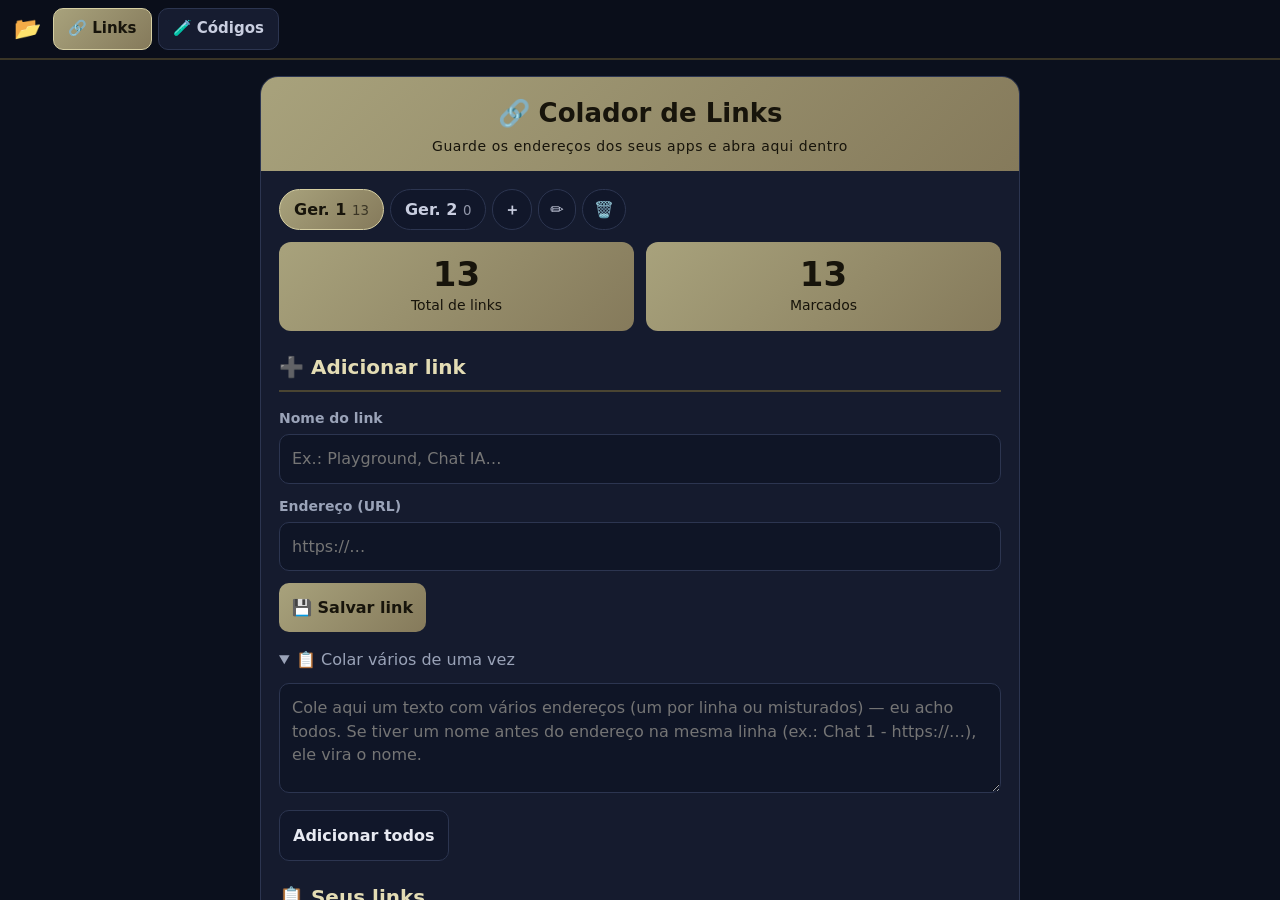
<file: ferramentas/colador.html>
<!doctype html>
<html lang="pt-BR">
<head>
<meta charset="utf-8">
<meta name="viewport" content="width=device-width, initial-scale=1, viewport-fit=cover">
<meta name="theme-color" content="#0d1220">
<title>Colador de Links</title>
<link rel="manifest" href="manifest.json">
<link rel="icon" href="[data-uri]">
<link rel="apple-touch-icon" href="[data-uri]">
<style>/* css/app.css */
/* Colador de Links — tema escuro com dourado (igual ao "Ger. 1") */
:root {
  --fundo: #0b101d; --cartao: #151b2e; --item: #1b2238; --linha: #2c3550;
  --txt: #e8eaf2; --mut: #9aa3b8; --ouro1: #a8a27c; --ouro2: #857a5b; --ouro-txt: #17140b;
  --verde: #4ade80; --perigo: #f87171; --perigo-fundo: #3b2230;
  color-scheme: dark;
}
* { box-sizing: border-box; }
html, body { height: 100%; margin: 0; }
body { background: var(--fundo); color: var(--txt); font: 16px/1.45 system-ui, -apple-system, "Segoe UI", Roboto, sans-serif; display: flex; flex-direction: column; overflow: hidden; }
button { font: inherit; color: inherit; cursor: pointer; }
input, textarea { font: inherit; color: var(--txt); background: #0f1526; border: 1px solid var(--linha); border-radius: 10px; padding: 12px; width: 100%; }
input:focus, textarea:focus { outline: 2px solid var(--ouro1); border-color: transparent; }
button:focus-visible { outline: 2px solid var(--ouro1); outline-offset: 2px; }
[hidden] { display: none !important; }

/* abas */
#abas { display: flex; align-items: center; gap: 6px; padding: 8px 8px calc(8px); padding-top: calc(8px + env(safe-area-inset-top, 0px)); background: #0a0e1a; border-bottom: 2px solid #3a3526; flex: none; }
.aba-menu { background: none; border: 0; font-size: 22px; padding: 4px 6px; flex: none; }
.abas-lista { display: flex; gap: 6px; overflow-x: auto; scrollbar-width: none; flex: 1; min-width: 0; }
.abas-lista::-webkit-scrollbar { display: none; }
.aba { flex: none; background: #161c30; border: 1px solid var(--linha); border-radius: 10px; padding: 9px 14px; font-weight: 600; font-size: 15px; color: #c9cee0; white-space: nowrap; }
.aba.ativa { background: linear-gradient(135deg, var(--ouro1), var(--ouro2)); color: var(--ouro-txt); border-color: #d6cfa3; }
.aba.viva:not(.ativa) { box-shadow: inset 0 -3px 0 var(--verde); }

/* palco */
#palco { flex: 1; min-height: 0; position: relative; }
.tela { position: absolute; inset: 0; overflow-y: auto; padding: 16px; }
#quadros-abas, .visor-quadros { position: absolute; inset: 0; }
.visor { position: absolute; inset: 0; display: flex; flex-direction: column; background: var(--fundo); }
.visor-quadros { position: relative; flex: 1; inset: auto; }
.visor-caixa { position: absolute; inset: 0; }
.quadro { position: absolute; inset: 0; width: 100%; height: 100%; border: 0; background: #fff; }
.visor-topo { display: flex; align-items: center; gap: 8px; padding: 10px 12px; background: linear-gradient(135deg, var(--ouro1), var(--ouro2)); color: var(--ouro-txt); flex: none; }
.visor-titulo { flex: 1; min-width: 0; overflow: hidden; text-overflow: ellipsis; white-space: nowrap; font-size: 16px; }
.vbtn { background: rgba(0,0,0,.18); border: 0; border-radius: 8px; width: 40px; height: 36px; font-size: 18px; color: inherit; flex: none; }
body.cheia #abas, body.cheia #rodape { display: none !important; }

/* rodapé */
#rodape { display: flex; gap: 10px; padding: 10px 12px calc(10px + env(safe-area-inset-bottom, 0px)); background: #0a0e1a; flex: none; }
.nav { flex: 1; border: 0; border-radius: 10px; padding: 13px; font-weight: 700; background: var(--ouro1); color: var(--ouro-txt); }
.nav.forte { background: linear-gradient(135deg, var(--ouro1), var(--ouro2)); }
.nav:disabled { opacity: .35; }

/* cartão da lista */
.cartao { max-width: 760px; margin: 0 auto; background: var(--cartao); border: 1px solid var(--linha); border-radius: 18px; overflow: hidden; padding-bottom: 18px; }
.cartao > *:not(.cab) { margin-left: 18px; margin-right: 18px; }
.cab { background: linear-gradient(135deg, var(--ouro1), var(--ouro2)); color: var(--ouro-txt); text-align: center; padding: 18px 12px 14px; margin-bottom: 16px; }
.cab h1 { margin: 0; font-size: 26px; } .cab p { margin: 4px 0 0; font-size: 14px; letter-spacing: .04em; }
.numeros { display: grid; grid-template-columns: 1fr 1fr; gap: 12px; margin-bottom: 8px; }
.num { background: linear-gradient(135deg, var(--ouro1), var(--ouro2)); color: var(--ouro-txt); border-radius: 12px; text-align: center; padding: 14px 8px; }
.num b { display: block; font-size: 34px; line-height: 1.1; font-variant-numeric: tabular-nums; } .num span { font-size: 14px; }
h2 { font-size: 20px; color: #e3dcb4; border-bottom: 2px solid #4a4532; padding-bottom: 8px; margin-top: 22px; }
.campo { display: grid; gap: 6px; margin-bottom: 12px; } .campo label { color: var(--mut); font-size: 14px; font-weight: 600; }
.btn { display: block; width: auto; border: 1px solid var(--linha); background: #11172a; border-radius: 10px; padding: 13px; font-weight: 600; margin-top: 10px; }
.btn.forte { background: linear-gradient(135deg, var(--ouro1), var(--ouro2)); color: var(--ouro-txt); border: 0; }
.btn.grande { padding: 16px; font-size: 18px; }
.btn.perigo { background: var(--perigo-fundo); color: var(--perigo); border-color: #5a2b38; }
.mais { margin-top: 10px; } .mais summary { cursor: pointer; color: var(--mut); padding: 6px 0; } .mais textarea { min-height: 110px; margin-top: 6px; }
.busca { margin-bottom: 10px; }
.lista { display: grid; gap: 10px; }
.item { display: grid; grid-template-columns: auto minmax(0, 1fr); gap: 8px 12px; align-items: center; background: var(--item); border-left: 4px solid #6d6650; border-radius: 12px; padding: 12px; }
.marca input { width: 26px; height: 26px; accent-color: var(--ouro1); padding: 0; }
.info { min-width: 0; }
.info .nome { background: none; border: 0; padding: 0; text-align: left; color: var(--verde); font-weight: 700; font-size: 17px; word-break: break-word; }
.info small { display: block; color: var(--mut); font-size: 13px; word-break: break-all; }
.bts { grid-column: 2; display: flex; gap: 6px; align-items: center; flex-wrap: wrap; }
@media (min-width: 640px) { .item { grid-template-columns: auto minmax(0, 1fr) auto; } .bts { grid-column: auto; justify-content: flex-end; } }
.mini { background: #11172a; border: 1px solid var(--linha); border-radius: 8px; min-width: 38px; height: 38px; }
.mini:disabled { opacity: .3; }
.mini.perigo { color: var(--perigo); }
.remover { background: var(--perigo-fundo); color: var(--perigo); border: 1px solid #5a2b38; border-radius: 8px; padding: 9px 12px; font-weight: 600; }
.editar { grid-column: 1 / -1; display: grid; gap: 8px; } .e-bts { display: flex; gap: 8px; } .e-bts .btn { margin: 0; }
.acoes { margin-top: 16px; }
.mut { color: var(--mut); } .pequeno { font-size: 13px; margin-top: 14px; }

/* janela das abas */
.janela { position: fixed; inset: 0; background: rgba(0,0,0,.6); display: grid; place-items: center; padding: 16px; z-index: 10; }
.janela-caixa { width: min(560px, 100%); max-height: 88vh; overflow-y: auto; background: var(--cartao); border: 1px solid var(--linha); border-radius: 16px; padding: 16px; }
.janela-topo { display: flex; justify-content: space-between; align-items: center; font-size: 18px; margin-bottom: 6px; }
.janela-topo .vbtn { background: #11172a; color: var(--txt); }
.linha-aba { display: grid; grid-template-columns: minmax(0, 1fr) auto; gap: 8px; align-items: center; padding: 10px 0; border-bottom: 1px solid var(--linha); }
.la-info small { display: block; color: var(--mut); word-break: break-all; font-size: 12px; } .la-bts { display: flex; gap: 4px; }

.aviso { position: fixed; left: 50%; bottom: 90px; transform: translateX(-50%); background: #1f2a44; color: var(--txt); border: 1px solid var(--ouro1); padding: 10px 16px; border-radius: 12px; z-index: 20; max-width: 90vw; text-align: center; }
@media (prefers-reduced-motion: reduce) { * { scroll-behavior: auto !important; } }

/* listas (Ger. 1, Ger. 2…) */
.listas { display: flex; gap: 6px; overflow-x: auto; padding: 2px 0 12px; scrollbar-width: none; }
.lista-chip { flex: none; background: #11172a; border: 1px solid var(--linha); border-radius: 999px; padding: 8px 14px; font-weight: 600; color: #c9cee0; }
.lista-chip small { opacity: .7; font-weight: 400; }
.lista-chip.ativa { background: linear-gradient(135deg, var(--ouro1), var(--ouro2)); color: var(--ouro-txt); border-color: #d6cfa3; }
.lista-chip.mais-lista { padding: 8px 11px; }
select { font: inherit; color: var(--txt); background: #0f1526; border: 1px solid var(--linha); border-radius: 10px; padding: 11px; width: 100%; }

/* 🧪 Meus Códigos */
.mono { font: 13px/1.5 ui-monospace, Consolas, monospace; }
.cod-icone { font-size: 24px; width: 30px; text-align: center; }
.cod-visor { position: absolute; inset: 0; display: flex; flex-direction: column; background: var(--fundo); }
.cv-bts { display: flex; gap: 6px; padding: 8px; overflow-x: auto; background: #0a0e1a; flex: none; scrollbar-width: none; }
.mini-t { flex: none; background: #11172a; border: 1px solid var(--linha); border-radius: 8px; padding: 8px 12px; font-weight: 600; }
.mini-t.ativo { background: linear-gradient(135deg, var(--ouro1), var(--ouro2)); color: var(--ouro-txt); border-color: #d6cfa3; }
.mini-t.perigo { color: var(--perigo); } .mini-t:disabled { opacity: .35; }
.cv-corpo { flex: 1; min-height: 0; position: relative; }
.cv-palco { position: absolute; inset: 0; display: flex; justify-content: center; background: #2a3045; }
.cv-palco iframe { width: 100%; height: 100%; border: 0; background: #fff; }
.cv-palco.cel iframe { width: 390px; max-width: 100%; }
.cv-texto { position: absolute; inset: 0; width: 100%; height: 100%; border: 0; border-radius: 0; resize: none; white-space: pre; tab-size: 2; background: #0a0f1c; }

.aba-visor { border-style: dashed; }
.abrir-um { background: var(--ouro1) !important; color: var(--ouro-txt) !important; font-weight: 700; }

</style>
</head>
<body>
  <!-- barra de abas: a primeira é sempre a lista de links; as outras são os seus apps fixados -->
  <header id="abas">
    <button class="aba-menu" id="btn-abas" title="Arrumar as abas" aria-label="Arrumar as abas">📂</button>
    <div id="abas-lista" class="abas-lista"></div>
  </header>

  <main id="palco">
    <!-- tela da lista de links -->
    <section id="tela-links" class="tela"></section>
    <!-- 🧪 Meus Códigos (playground que guarda) -->
    <section id="tela-codigos" class="tela" hidden></section>
    <!-- aqui entram os quadros das abas fixadas (ficam vivos ao trocar de aba) -->
    <div id="quadros-abas"></div>
    <!-- visor: abre os links marcados, um por vez -->
    <section id="visor" class="visor" hidden>
      <div class="visor-topo">
        <b id="visor-titulo" class="visor-titulo"></b>
        <button class="vbtn" id="visor-copiar" title="Copiar o endereço">📋</button>
        <button class="vbtn" id="visor-fora" title="Abrir no navegador">↗</button>
        <button class="vbtn" id="visor-cheia" title="Tela cheia">⛶</button>
        <button class="vbtn" id="visor-fechar" title="Fechar">✕</button>
      </div>
      <div id="visor-quadros" class="visor-quadros"></div>
    </section>
  </main>

  <footer id="rodape" hidden>
    <button class="nav" id="ant">← Anterior</button>
    <button class="nav forte" id="prox">Próximo →</button>
  </footer>

  <!-- janela de arrumar as abas -->
  <div id="janela" class="janela" hidden>
    <div class="janela-caixa">
      <div class="janela-topo"><b>📂 Abas fixadas</b><button class="vbtn" id="janela-fechar">✕</button></div>
      <p class="mut">Cada aba fica aberta por trás quando você troca: o login, o token e as conversas continuam vivos.</p>
      <div id="janela-lista"></div>
      <div class="campo"><label for="nova-aba-nome">Nome curto</label><input id="nova-aba-nome" placeholder="Ex.: Playground"></div>
      <div class="campo"><label for="nova-aba-url">Endereço</label><input id="nova-aba-url" inputmode="url" placeholder="https://…"></div>
      <button class="btn forte" id="nova-aba-ok">📌 Fixar como aba</button>
    </div>
  </div>

  <div id="aviso" class="aviso" hidden></div>

  <script>
/* js/00-dados.js */
/* =========================================================================
   Colador de Links — 00-dados.js
   Onde tudo fica guardado (neste aparelho) + backup em arquivo.
   CL.links  = [{ id, nome, url, marcado }]
   CL.abas   = [{ id, nome, url }]        (as abas fixadas no topo)
   ========================================================================= */
(function (g) {
  'use strict';
  const CL = (g.CL = g.CL || {});
  CL.versao = 'v18/10-b';
  const K_LINKS = 'colador_links_v1', K_ABAS = 'colador_abas_v1', K_LISTAS = 'colador_listas_v1', K_ATUAL = 'colador_lista_atual';

  // Links que apareciam nos seus prints (já entram na primeira vez)
  const INICIAIS = [
    ['1.play', 'https://bucolic-babka-4c12ea.netlify.app/'],
    ['2.SkTools', 'https://hilarious-profiterole-c0c785.netlify.app/'],
    ['3.chat', 'https://iridescent-speculoos-1db22c.netlify.app/'],
    ['4.sk', 'https://phenomenal-caramel-18cdfe.netlify.app/'],
    ['5', 'https://bejewelled-bienenstitch-3f78dd.netlify.app/'],
    ['Conversa (Claude)', 'https://claude.ai/share/0f4958a1-a87a-4180-a09a-dd15341a65cd'],
    ['proj22-pwa', 'https://maikonadvogadomg-alt.github.io/proj22-pwa/index.html'],
    ['mini6-pwa', 'https://jorgecaldeira62-gif.github.io/mini6-pwa/'],
    ['Monica 1', 'https://monica.im/share/chat?shareId=nfi0FGbnUIDxyh7O'],
    ['Monica 2', 'https://monica.im/share/chat?shareId=rjMdNehXJOdwRxoQ'],
    ['Mini SK', 'https://maikonadvogadomg-alt.github.io/mini-sk/'],
    ['Caça-Bug 2', 'https://maikonadvogadomg-alt.github.io/caca-bug-2/'],
    ['Caca1', 'https://maikonadvogadomg-alt.github.io/caca-tudo/'],
  ];

  const uid = () => Date.now().toString(36) + Math.random().toString(36).slice(2, 7);
  function ler(k, padrao) { try { const v = localStorage.getItem(k); return v ? JSON.parse(v) : padrao; } catch { return padrao; } }
  function gravar(k, v) { try { localStorage.setItem(k, JSON.stringify(v)); return true; } catch { CL.aviso('⚠️ Não consegui guardar (memória cheia?). Faça um backup.'); return false; } }

  CL.links = ler(K_LINKS, null);
  if (!CL.links) { CL.links = INICIAIS.map(([nome, url]) => ({ id: uid(), nome, url, marcado: true })); gravar(K_LINKS, CL.links); }
  CL.abas = ler(K_ABAS, []);
  // várias listas (Ger. 1, Ger. 2, …): cada link pertence a uma
  CL.listas = ler(K_LISTAS, null) || [{ id: 'l1', nome: 'Ger. 1' }, { id: 'l2', nome: 'Ger. 2' }];
  CL.links.forEach((l) => { if (!l.lista || !CL.listas.some((x) => x.id === l.lista)) l.lista = CL.listas[0].id; });
  CL.listaAtual = ler(K_ATUAL, CL.listas[0].id);
  if (!CL.listas.some((x) => x.id === CL.listaAtual)) CL.listaAtual = CL.listas[0].id;

  CL.salvar = () => { gravar(K_LINKS, CL.links); gravar(K_ABAS, CL.abas); gravar(K_LISTAS, CL.listas); gravar(K_ATUAL, CL.listaAtual); };
  CL.uid = uid;
  CL.esc = (s) => String(s == null ? '' : s).replace(/[&<>"']/g, (c) => ({ '&': '&amp;', '<': '&lt;', '>': '&gt;', '"': '&quot;', "'": '&#39;' }[c]));
  CL.$ = (s, el) => (el || document).querySelector(s);

  // aceita "site.com" sem https
  CL.arrumarUrl = (u) => { u = String(u || '').trim(); if (!u) return ''; if (!/^[a-z][\w+.-]*:/i.test(u)) u = 'https://' + u; try { return new URL(u).href; } catch { return ''; } };

  // ── aviso rápido ────────────────────────────────────────────────────────────
  let t;
  CL.aviso = (msg) => { const a = document.getElementById('aviso'); if (!a) return; a.textContent = msg; a.hidden = false; clearTimeout(t); t = setTimeout(() => (a.hidden = true), 2600); };

  // ── backup ─────────────────────────────────────────────────────────────────
  CL.backup = async () => {
    let codigos = [];
    try { codigos = CL.codigosDB ? await CL.codigosDB.todos() : []; } catch (e) {}
    const dados = JSON.stringify({ app: 'colador-de-links', versao: 2, data: new Date().toISOString(), listas: CL.listas, links: CL.links, abas: CL.abas, codigos }, null, 1);
    const a = document.createElement('a');
    a.href = URL.createObjectURL(new Blob([dados], { type: 'application/json' }));
    a.download = 'colador-links-backup-' + new Date().toISOString().slice(0, 10) + '.json';
    document.body.appendChild(a); a.click(); setTimeout(() => { URL.revokeObjectURL(a.href); a.remove(); }, 1000);
  };
  // ── copiar e lista em TEXTO (.md): fácil de ler, copiar e colar em qualquer lugar ──
  CL.copiar = async (texto, msg) => {
    try { await navigator.clipboard.writeText(texto); }
    catch { const t = document.createElement('textarea'); t.value = texto; document.body.appendChild(t); t.select(); try { document.execCommand('copy'); } catch {} t.remove(); }
    CL.aviso(msg || '📋 Copiado.');
  };
  CL.textoMD = (soLista) => {
    const listas = soLista ? CL.listas.filter((x) => x.id === soLista) : CL.listas;
    let md = '# Meus links — Colador (' + new Date().toLocaleDateString('pt-BR') + ')\n';
    for (const li of listas) {
      const ls = CL.links.filter((l) => l.lista === li.id);
      md += '\n## ' + li.nome + '\n\n' + (ls.length ? ls.map((l) => '- ' + l.nome + ' — ' + l.url).join('\n') : '(vazia)') + '\n';
    }
    return md;
  };
  CL.baixarMD = () => {
    const a = document.createElement('a');
    a.href = URL.createObjectURL(new Blob([CL.textoMD()], { type: 'text/markdown;charset=utf-8' }));
    a.download = 'meus-links-' + new Date().toISOString().slice(0, 10) + '.md';
    document.body.appendChild(a); a.click(); setTimeout(() => { URL.revokeObjectURL(a.href); a.remove(); }, 1000);
  };
  // lê um texto/.md: cada "## Nome" vira (ou acha) uma lista; os endereços abaixo entram nela
  CL.importarTexto = (texto) => {
    const antes = CL.listaAtual; let n = 0;
    const partes = String(texto || '').split(/^##\s+/m);
    if (partes.length < 2) return CL.colarVarios(texto);
    n += CL.colarVarios(partes[0]);
    for (const p of partes.slice(1)) {
      const nome = p.split('\n')[0].trim().slice(0, 24) || 'Lista';
      let li = CL.listas.find((x) => x.nome.toLowerCase() === nome.toLowerCase());
      if (!li) { li = { id: uid(), nome }; CL.listas.push(li); }
      CL.listaAtual = li.id;
      n += CL.colarVarios(p.slice(p.indexOf('\n') + 1));
    }
    CL.listaAtual = antes; CL.salvar();
    return n;
  };
  CL.restaurar = async (arquivo) => {
    const texto = await arquivo.text();
    let j; try { j = JSON.parse(texto); } catch { return CL.importarTexto(texto); }
    if (!Array.isArray(j.links)) throw new Error('Este arquivo não é um backup do Colador.');
    for (const li of j.listas || []) if (!CL.listas.some((x) => x.id === li.id)) CL.listas.push({ id: li.id, nome: li.nome });
    const ja = new Set(CL.links.map((l) => (l.lista || '') + '|' + l.url));
    let n = 0;
    for (const l of j.links) { const lista = CL.listas.some((x) => x.id === l.lista) ? l.lista : CL.listas[0].id; if (l.url && !ja.has(lista + '|' + l.url)) { CL.links.push({ id: uid(), nome: l.nome || l.url, url: l.url, marcado: !!l.marcado, lista }); n++; } }
    if (Array.isArray(j.codigos) && CL.codigosDB) { const tem = new Set((await CL.codigosDB.todos()).map((c) => c.nome + '|' + c.codigo.length)); for (const c of j.codigos) if (c && c.codigo != null && !tem.has(c.nome + '|' + c.codigo.length)) { await CL.codigosDB.guardar(Object.assign({}, c, { id: uid() })); n++; } }
    const jaAba = new Set(CL.abas.map((a) => a.url));
    for (const a of j.abas || []) if (a.url && !jaAba.has(a.url)) CL.abas.push({ id: uid(), nome: a.nome, url: a.url });
    CL.salvar();
    return n;
  };
  // cola um texto qualquer com vários endereços dentro → vira links
  CL.colarVarios = (texto) => {
    const urls = String(texto || '').match(/https?:\/\/[^\s"'<>)]+/g) || [];
    const ja = new Set(CL.links.filter((l) => l.lista === CL.listaAtual).map((l) => l.url));
    let n = 0;
    // tenta aproveitar o texto antes do endereço na mesma linha como nome (ex.: "Chat 1 - https://…")
    const linhas = String(texto || '').split(/\n/);
    const nomeDe = (url) => { const ln = linhas.find((x) => x.includes(url)); const antes = ln ? ln.slice(0, ln.indexOf(url)).replace(/^[\s>*•+-]+/, '').replace(/[\[\]()*_`]/g, '').replace(/[-:–—|•\s]+$/, '').trim() : ''; return antes && antes.length <= 40 ? antes : new URL(url).hostname.split('.')[0]; };
    for (const u of urls) { const url = CL.arrumarUrl(u.replace(/[.,;]+$/, '')); if (url && !ja.has(url)) { ja.add(url); CL.links.push({ id: uid(), nome: nomeDe(u.replace(/[.,;]+$/, '')), url, marcado: true, lista: CL.listaAtual }); n++; } }
    CL.salvar();
    return n;
  };
})(window);

</script>
  <script>
/* js/10-abas.js */
/* =========================================================================
   Colador de Links — 10-abas.js
   Barra de abas do topo. A 1ª é sempre "🔗 Links". As outras são apps
   fixados: cada um abre num quadro que NÃO é apagado ao trocar de aba —
   por isso o login, o token e as conversas continuam vivos.
   ========================================================================= */
(function (CL) {
  'use strict';
  const $ = CL.$;
  let atual = 'links';
  const vivos = new Map(); // id da aba → <iframe>

  function pintar() {
    const lista = $('#abas-lista');
    lista.innerHTML = '<button class="aba' + (atual === 'links' ? ' ativa' : '') + '" data-aba="links">🔗 Links</button>' +
      '<button class="aba' + (atual === 'codigos' ? ' ativa' : '') + '" data-aba="codigos">🧪 Códigos</button>' +
      // um "▶" para cada lista com visor aberto (Ger. 1, Ger. 2…): troca entre eles sem perder onde estava
      CL.visor.abertos.map((id) => '<button class="aba aba-visor viva' + (atual === 'visor:' + id ? ' ativa' : '') + '" data-aba="visor:' + id + '">▶ ' + CL.esc((CL.listas.find((x) => x.id === id) || {}).nome || 'Lista') + '</button>').join('') +
      CL.abas.map((a) => '<button class="aba' + (atual === a.id ? ' ativa' : '') + (vivos.has(a.id) ? ' viva' : '') + '" data-aba="' + a.id + '" title="' + CL.esc(a.url) + '">' + CL.esc(a.nome) + '</button>').join('');
    const ativa = lista.querySelector('.ativa'); if (ativa) ativa.scrollIntoView({ inline: 'nearest', block: 'nearest' });
  }

  function ir(id) {
    const ehVisor = String(id).startsWith('visor:') && CL.visor.ver(id.slice(6));
    if (String(id).startsWith('visor:') && !ehVisor) id = 'links';
    atual = id;
    const ehLinks = id === 'links', ehCod = id === 'codigos';
    $('#tela-codigos').hidden = !ehCod;
    $('#tela-links').hidden = !ehLinks;
    $('#visor').hidden = !ehVisor;
    $('#rodape').hidden = !ehVisor;
    $('#quadros-abas').hidden = ehLinks || ehCod || ehVisor;
    vivos.forEach((f, k) => (f.hidden = k !== id));
    if (!ehLinks && !ehCod && !ehVisor) {
      const a = CL.abas.find((x) => x.id === id);
      if (a && !vivos.has(id)) {
        const f = document.createElement('iframe');
        f.className = 'quadro';
        f.src = a.url;
        f.setAttribute('allow', 'clipboard-read; clipboard-write; microphone; camera; fullscreen; autoplay');
        f.setAttribute('allowfullscreen', '');
        f.title = a.nome;
        $('#quadros-abas').appendChild(f);
        vivos.set(id, f);
      }
    }
    pintar();
  }

  function fixar(nome, url) {
    url = CL.arrumarUrl(url);
    if (!url) { CL.aviso('Endereço inválido.'); return null; }
    if (CL.abas.some((a) => a.url === url)) { CL.aviso('Esse já é uma aba.'); return null; }
    const a = { id: CL.uid(), nome: (nome || new URL(url).hostname.split('.')[0]).slice(0, 18), url };
    CL.abas.push(a); CL.salvar(); pintar(); pintarJanela();
    CL.aviso('📌 Fixado como aba: ' + a.nome);
    return a;
  }
  function tirar(id) {
    CL.abas = CL.abas.filter((a) => a.id !== id);
    const f = vivos.get(id); if (f) { f.remove(); vivos.delete(id); }
    CL.salvar(); if (atual === id) ir('links'); else pintar(); pintarJanela();
  }
  function mover(id, d) {
    const i = CL.abas.findIndex((a) => a.id === id), j = i + d;
    if (i < 0 || j < 0 || j >= CL.abas.length) return;
    [CL.abas[i], CL.abas[j]] = [CL.abas[j], CL.abas[i]]; CL.salvar(); pintar(); pintarJanela();
  }
  function recarregar(id) { const f = vivos.get(id); if (f) { const u = f.src; f.src = 'about:blank'; setTimeout(() => (f.src = u), 50); } }

  function pintarJanela() {
    const el = $('#janela-lista');
    el.innerHTML = CL.abas.length ? CL.abas.map((a, i) =>
      '<div class="linha-aba"><div class="la-info"><b>' + CL.esc(a.nome) + '</b><small>' + CL.esc(a.url) + '</small></div>' +
      '<div class="la-bts"><button class="mini" data-sobe="' + a.id + '"' + (i ? '' : ' disabled') + '>↑</button><button class="mini" data-desce="' + a.id + '"' + (i < CL.abas.length - 1 ? '' : ' disabled') + '>↓</button>' +
      '<button class="mini" data-recarregar="' + a.id + '" title="Recarregar">⟳</button><button class="mini perigo" data-tirar="' + a.id + '" title="Tirar">✕</button></div></div>').join('') : '<p class="mut">Nenhuma aba fixada ainda. Na lista de links, toque em 📌 num link, ou escreva abaixo.</p>';
  }

  function iniciar() {
    $('#abas-lista').addEventListener('click', (e) => { const b = e.target.closest('[data-aba]'); if (b) ir(b.dataset.aba); });
    $('#btn-abas').onclick = () => { pintarJanela(); $('#janela').hidden = false; };
    $('#janela-fechar').onclick = () => ($('#janela').hidden = true);
    $('#janela').addEventListener('click', (e) => {
      if (e.target.id === 'janela') { $('#janela').hidden = true; return; }
      const b = e.target.closest('button'); if (!b) return;
      if (b.dataset.sobe) mover(b.dataset.sobe, -1);
      if (b.dataset.desce) mover(b.dataset.desce, 1);
      if (b.dataset.tirar) tirar(b.dataset.tirar);
      if (b.dataset.recarregar) { recarregar(b.dataset.recarregar); CL.aviso('Recarregado.'); }
    });
    $('#nova-aba-ok').onclick = () => { if (fixar($('#nova-aba-nome').value.trim(), $('#nova-aba-url').value)) { $('#nova-aba-nome').value = ''; $('#nova-aba-url').value = ''; } };
    pintar();
  }

  CL.abasUI = { iniciar, ir, fixar, pintar, get atual() { return atual; } };
})(window.CL);

</script>
  <script>
/* js/20-links.js */
/* =========================================================================
   Colador de Links — 20-links.js
   A lista: guardar (nome + endereço), marcar, remover, fixar como aba,
   colar vários de uma vez, backup. "🚀 Abrir Selecionados" abre o visor.
   ========================================================================= */
(function (CL) {
  'use strict';
  const $ = CL.$;
  let filtro = '';

  function montar() {
    const el = $('#tela-links');
    el.innerHTML =
      '<div class="cartao">' +
      '  <div class="cab"><h1>🔗 Colador de Links</h1><p>Guarde os endereços dos seus apps e abra aqui dentro</p></div>' +
      '  <div class="listas" id="l-listas"></div>' +
      '  <div class="numeros"><div class="num"><b id="n-total">0</b><span>Total de links</span></div><div class="num"><b id="n-marc">0</b><span>Marcados</span></div></div>' +
      '  <h2>➕ Adicionar link</h2>' +
      '  <div class="campo"><label for="l-nome">Nome do link</label><input id="l-nome" placeholder="Ex.: Playground, Chat IA…"></div>' +
      '  <div class="campo"><label for="l-url">Endereço (URL)</label><input id="l-url" inputmode="url" autocapitalize="off" placeholder="https://…"></div>' +
      '  <button class="btn forte" id="l-salvar">💾 Salvar link</button>' +
      '  <details class="mais" open><summary>📋 Colar vários de uma vez</summary><textarea id="l-varios" placeholder="Cole aqui um texto com vários endereços (um por linha ou misturados) — eu acho todos. Se tiver um nome antes do endereço na mesma linha (ex.: Chat 1 - https://…), ele vira o nome."></textarea><button class="btn" id="l-varios-ok">Adicionar todos</button></details>' +
      '  <h2>📋 Seus links</h2>' +
      '  <input id="l-busca" class="busca" placeholder="🔍 Procurar…" autocapitalize="off">' +
      '  <div id="l-lista" class="lista"></div>' +
      '  <div class="acoes">' +
      '    <button class="btn forte grande" id="l-abrir">🚀 Abrir selecionados</button>' +
      '    <button class="btn" id="l-todos">✅ Marcar todos</button>' +
      '    <button class="btn" id="l-nenhum">⬜ Desmarcar</button>' +
      '    <button class="btn" id="l-backup">💾 Backup (baixar)</button>' +
      '    <button class="btn" id="l-md">📄 Baixar em texto (.md)</button>' +
      '    <button class="btn" id="l-copiar">📋 Copiar a lista</button>' +
      '    <button class="btn" id="l-restaurar">📥 Restaurar (backup .json ou texto .md)</button><input type="file" id="l-arq" accept=".json,.md,.txt,application/json,text/*" hidden>' +
      '    <button class="btn perigo" id="l-limpar">🗑️ Limpar tudo</button>' +
      '  </div>' +
      '  <p class="mut pequeno">Fica guardado neste aparelho. Faça um 💾 Backup de vez em quando: se o celular apagar os dados do navegador, você restaura. · ' + CL.versao + '</p>' +
      '</div>';
    $('#l-listas').addEventListener('click', (e) => {
      const b = e.target.closest('button'); if (!b) return;
      if (b.dataset.lista) { CL.listaAtual = b.dataset.lista; CL.salvar(); pintar(); return; }
      if (b.id === 'l-nova') { const n = prompt('Nome da nova lista:', 'Ger. ' + (CL.listas.length + 1)); if (!n) return; const li = { id: CL.uid(), nome: n.trim().slice(0, 24) }; CL.listas.push(li); CL.listaAtual = li.id; CL.salvar(); pintar(); CL.aviso('Lista criada: ' + li.nome); return; }
      const atual = CL.listas.find((x) => x.id === CL.listaAtual);
      if (b.id === 'l-renomear') { const n = prompt('Novo nome da lista:', atual.nome); if (n) { atual.nome = n.trim().slice(0, 24); CL.salvar(); pintar(); } return; }
      if (b.id === 'l-apagar-lista') {
        if (CL.listas.length < 2) return CL.aviso('Precisa ter pelo menos uma lista.');
        const qtd = CL.links.filter((l) => l.lista === atual.id).length;
        const destino = CL.listas.find((x) => x.id !== atual.id);
        if (!confirm('Apagar a lista "' + atual.nome + '"?' + (qtd ? '\n\nOs ' + qtd + ' links dela NÃO são apagados: vão para "' + destino.nome + '".' : ''))) return;
        CL.links.forEach((l) => { if (l.lista === atual.id) l.lista = destino.id; });
        CL.listas = CL.listas.filter((x) => x !== atual); CL.listaAtual = destino.id; CL.salvar(); pintar();
      }
    });
    $('#l-salvar').onclick = salvar;
    $('#l-url').addEventListener('keydown', (e) => { if (e.key === 'Enter') salvar(); });
    $('#l-varios-ok').onclick = () => { const n = CL.colarVarios($('#l-varios').value); $('#l-varios').value = ''; pintar(); CL.aviso(n ? n + ' link(s) adicionado(s).' : 'Não achei endereço novo nesse texto.'); };
    $('#l-busca').addEventListener('input', (e) => { filtro = e.target.value.trim().toLowerCase(); pintar(); });
    $('#l-todos').onclick = () => { daLista().forEach((l) => (l.marcado = true)); CL.salvar(); pintar(); };
    $('#l-nenhum').onclick = () => { daLista().forEach((l) => (l.marcado = false)); CL.salvar(); pintar(); };
    $('#l-abrir').onclick = () => { const sel = daLista().filter((l) => l.marcado); if (!sel.length) return CL.aviso('Marque pelo menos um link.'); CL.visor.abrir(sel, 0); };
    $('#l-backup').onclick = () => CL.backup().then(() => CL.aviso('Backup baixado (todas as listas e os códigos).'));
    $('#l-md').onclick = () => { CL.baixarMD(); CL.aviso('📄 Lista baixada em texto (todas as listas).'); };
    $('#l-copiar').onclick = () => CL.copiar(CL.textoMD(CL.listaAtual), '📋 Lista "' + (CL.listas.find((x) => x.id === CL.listaAtual) || {}).nome + '" copiada.');
    $('#l-restaurar').onclick = () => $('#l-arq').click();
    $('#l-arq').onchange = async (e) => { const f = e.target.files[0]; e.target.value = ''; if (!f) return; try { const n = await CL.restaurar(f); pintar(); CL.abasUI.pintar(); CL.abasUI.pintar(); CL.aviso('Restaurado: ' + n + ' link(s) novo(s).'); } catch (er) { CL.aviso('❌ ' + er.message); } };
    $('#l-limpar').onclick = () => {
      const b = $('#l-limpar');
      if (b.dataset.certeza) { CL.links = CL.links.filter((l) => l.lista !== CL.listaAtual); CL.salvar(); pintar(); delete b.dataset.certeza; b.textContent = '🗑️ Limpar tudo'; CL.aviso('Lista apagada.'); return; }
      b.dataset.certeza = '1'; b.textContent = '⚠️ Toque de novo para APAGAR os links desta lista';
      setTimeout(() => { delete b.dataset.certeza; b.textContent = '🗑️ Limpar tudo'; }, 4000);
    };
    $('#l-lista').addEventListener('click', (e) => {
      const b = e.target.closest('[data-acao]'); if (!b) return;
      const l = CL.links.find((x) => x.id === b.dataset.id); if (!l) return;
      const acao = b.dataset.acao;
      // abre ESTE link, no visor da lista dele; Anterior/Próximo continuam andando pela lista (igual "27/40")
      if (acao === 'abrir') { const todos = CL.links.filter((x) => x.lista === l.lista); const i = todos.indexOf(l); CL.visor.abrir(todos, Math.max(0, i), l.lista); }
      if (acao === 'fixar') CL.abasUI.fixar(l.nome, l.url);
      if (acao === 'remover') {
        if (b.dataset.certeza) { CL.links = CL.links.filter((x) => x !== l); CL.salvar(); pintar(); return; }
        b.dataset.certeza = '1'; b.textContent = 'Certeza?'; setTimeout(() => { if (b.isConnected) { delete b.dataset.certeza; b.textContent = 'Remover'; } }, 3000);
      }
      if (acao === 'editar') {
        const card = b.closest('.item');
        card.innerHTML = '<div class="editar"><input value="' + CL.esc(l.nome) + '" class="e-nome" aria-label="Nome"><input value="' + CL.esc(l.url) + '" class="e-url" aria-label="Endereço" autocapitalize="off"><select class="e-lista" aria-label="Lista">' + CL.listas.map((x) => '<option value="' + x.id + '"' + (x.id === l.lista ? ' selected' : '') + '>Lista: ' + CL.esc(x.nome) + '</option>').join('') + '</select><div class="e-bts"><button class="btn forte" data-acao="gravar" data-id="' + l.id + '">Salvar</button><button class="btn" data-acao="cancelar" data-id="' + l.id + '">Cancelar</button></div></div>';
      }
      if (acao === 'gravar') { const card = b.closest('.item'); const url = CL.arrumarUrl(card.querySelector('.e-url').value); if (!url) return CL.aviso('Endereço inválido.'); l.nome = card.querySelector('.e-nome').value.trim() || url; l.url = url; l.lista = card.querySelector('.e-lista').value; CL.salvar(); pintar(); }
      if (acao === 'cancelar') pintar();
    });
    $('#l-lista').addEventListener('change', (e) => { const c = e.target.closest('[data-marca]'); if (!c) return; const l = CL.links.find((x) => x.id === c.dataset.marca); if (l) { l.marcado = c.checked; CL.salvar(); contar(); } });
    pintar();
  }

  function salvar() {
    const url = CL.arrumarUrl($('#l-url').value);
    if (!url) return CL.aviso('Cole um endereço válido.');
    if (daLista().some((l) => l.url === url)) return CL.aviso('Esse link já está nesta lista.');
    const nome = $('#l-nome').value.trim() || new URL(url).hostname.split('.')[0];
    CL.links.unshift({ id: CL.uid(), nome, url, marcado: true, lista: CL.listaAtual });
    CL.salvar(); $('#l-nome').value = ''; $('#l-url').value = ''; pintar(); CL.aviso('💾 Salvo: ' + nome);
  }

  const daLista = () => CL.links.filter((l) => l.lista === CL.listaAtual);
  function contar() { const d = daLista(); $('#n-total').textContent = d.length; $('#n-marc').textContent = d.filter((l) => l.marcado).length; }
  function pintarListas() {
    $('#l-listas').innerHTML = CL.listas.map((x) => '<button class="lista-chip' + (x.id === CL.listaAtual ? ' ativa' : '') + '" data-lista="' + x.id + '">' + CL.esc(x.nome) + ' <small>' + CL.links.filter((l) => l.lista === x.id).length + '</small></button>').join('') +
      '<button class="lista-chip mais-lista" id="l-nova" title="Nova lista">＋</button><button class="lista-chip mais-lista" id="l-renomear" title="Renomear esta lista">✏️</button><button class="lista-chip mais-lista" id="l-apagar-lista" title="Apagar esta lista">🗑️</button>';
  }

  function pintar() {
    pintarListas();
    const lista = (filtro ? CL.links : daLista()).filter((l) => !filtro || (l.nome + ' ' + l.url).toLowerCase().includes(filtro));
    $('#l-lista').innerHTML = lista.length ? lista.map((l) =>
      '<div class="item"><label class="marca"><input type="checkbox" data-marca="' + l.id + '"' + (l.marcado ? ' checked' : '') + ' aria-label="Marcar ' + CL.esc(l.nome) + '"></label>' +
      '<div class="info"><button class="nome" data-acao="abrir" data-id="' + l.id + '">' + CL.esc(l.nome) + '</button><small>' + CL.esc(l.url) + (filtro ? ' · ' + CL.esc((CL.listas.find((x) => x.id === l.lista) || {}).nome || '') : '') + '</small></div>' +
      '<div class="bts"><button class="mini abrir-um" data-acao="abrir" data-id="' + l.id + '" title="Abrir este">▶</button><button class="mini" data-acao="fixar" data-id="' + l.id + '" title="Fixar como aba">📌</button><button class="mini" data-acao="editar" data-id="' + l.id + '" title="Editar">✏️</button><button class="remover" data-acao="remover" data-id="' + l.id + '">Remover</button></div></div>').join('')
      : '<p class="mut">' + (filtro ? 'Nada com "' + CL.esc(filtro) + '".' : 'Nenhum link ainda. Cole o primeiro lá em cima.') + '</p>';
    contar();
  }

  CL.linksUI = { montar, pintar };
})(window.CL);

</script>
  <script>
/* js/30-visor.js */
/* =========================================================================
   Colador de Links — 30-visor.js
   VISOR POR LISTA: cada lista (Ger. 1, Ger. 2…) tem o SEU visor, que fica
   aberto por trás quando você troca. Ex.: no Ger. 1 a conversa da Monica,
   no Ger. 2 o Mini SK — troca na aba de cima e cada um continua onde estava.
   Dentro de cada visor: "3/37 - nome", ← Anterior / Próximo →, Tela cheia,
   Abrir fora, Fechar. Os últimos 5 abertos de cada lista ficam vivos.
   ========================================================================= */
(function (CL) {
  'use strict';
  const $ = CL.$;
  const MAX_VIVOS = 5;
  const visores = new Map();   // id da lista → { lista, pos, caixa, vivos }
  let atual = null;            // id da lista do visor que está na tela

  function caixaDe(id) {
    let v = visores.get(id);
    if (!v) {
      const caixa = document.createElement('div');
      caixa.className = 'visor-caixa'; caixa.dataset.lista = id;
      $('#visor-quadros').appendChild(caixa);
      v = { lista: [], pos: 0, caixa, vivos: new Map() };
      visores.set(id, v);
    }
    return v;
  }

  function quadro(v, url) {
    if (v.vivos.has(url)) { const f = v.vivos.get(url); v.vivos.delete(url); v.vivos.set(url, f); return f; }
    const f = document.createElement('iframe');
    f.className = 'quadro';
    f.src = url;
    f.setAttribute('allow', 'clipboard-read; clipboard-write; microphone; camera; fullscreen; autoplay');
    f.setAttribute('allowfullscreen', '');
    v.caixa.appendChild(f);
    v.vivos.set(url, f);
    while (v.vivos.size > MAX_VIVOS) { const [u, velho] = v.vivos.entries().next().value; velho.remove(); v.vivos.delete(u); }
    return f;
  }

  const nomeLista = (id) => (CL.listas.find((x) => x.id === id) || {}).nome || 'Lista';

  function mostrar() {
    const v = visores.get(atual); if (!v) return;
    visores.forEach((x, k) => (x.caixa.hidden = k !== atual));
    const l = v.lista[v.pos]; if (!l) return;
    const f = quadro(v, l.url);
    v.vivos.forEach((q) => (q.hidden = q !== f));
    $('#visor-titulo').textContent = nomeLista(atual) + ' · ' + (v.pos + 1) + '/' + v.lista.length + ' - ' + l.nome;
    $('#ant').disabled = v.pos === 0;
    $('#prox').disabled = v.pos === v.lista.length - 1;
  }

  // abre os links "sel" no visor da lista "id" (por padrão, a lista que está aberta na tela de links)
  function abrir(sel, i, id) {
    id = id || CL.listaAtual;
    const v = caixaDe(id);
    v.lista = sel.slice(); v.pos = i || 0;
    atual = id;
    CL.abasUI.ir('visor:' + id);
  }
  function fechar(id) {
    id = id || atual;
    const v = visores.get(id);
    if (v) { v.caixa.remove(); visores.delete(id); }
    if (document.fullscreenElement) document.exitFullscreen().catch(() => {});
    document.body.classList.remove('cheia');
    const outro = [...visores.keys()][0];
    CL.abasUI.ir(id === atual && outro ? 'visor:' + outro : 'links');
  }
  // chamado pela barra de abas quando você toca em "▶ Ger. 1"
  function ver(id) { if (!visores.has(id)) return false; atual = id; mostrar(); return true; }

  function iniciar() {
    $('#visor-fechar').onclick = () => fechar();
    $('#ant').onclick = () => { const v = visores.get(atual); if (v && v.pos > 0) { v.pos--; mostrar(); } };
    $('#prox').onclick = () => { const v = visores.get(atual); if (v && v.pos < v.lista.length - 1) { v.pos++; mostrar(); } };
    $('#visor-fora').onclick = () => { const v = visores.get(atual); const l = v && v.lista[v.pos]; if (l) window.open(l.url, '_blank', 'noopener'); };
    $('#visor-copiar').onclick = () => { const v = visores.get(atual); const l = v && v.lista[v.pos]; if (l) CL.copiar(l.url, 'Endereço copiado.'); };
    $('#visor-cheia').onclick = () => {
      const el = document.documentElement;
      if (document.fullscreenElement || document.body.classList.contains('cheia')) { if (document.fullscreenElement) document.exitFullscreen().catch(() => {}); document.body.classList.remove('cheia'); return; }
      document.body.classList.add('cheia');
      if (el.requestFullscreen) el.requestFullscreen().catch(() => {});
    };
    document.addEventListener('fullscreenchange', () => { if (!document.fullscreenElement) document.body.classList.remove('cheia'); });
  }

  CL.visor = {
    iniciar, abrir, fechar, ver,
    get abertos() { return [...visores.keys()]; },   // listas que têm visor aberto (viram abas "▶")
    get atual() { return atual; },
  };
})(window.CL);

</script>
  <script>
/* js/40-codigos.js */
/* =========================================================================
   Colador de Links — 40-codigos.js
   🧪 MEUS CÓDIGOS: um playground que GUARDA.
   Cole ou importe um código (HTML, JS, texto…), ele fica salvo aqui no aparelho.
   Para cada código: ▶ Rodar ao vivo (celular ou largo), 📝 ver/mexer no código
   (abre e fecha), 📋 copiar tudo, ⬇ baixar, ↗ abrir em tela própria, 💾 salvar.
   Fica no IndexedDB (aguenta códigos grandes). Entra no 💾 Backup da lista.
   ========================================================================= */
(function (CL) {
  'use strict';
  const $ = CL.$;

  // ── banco (IndexedDB) ──────────────────────────────────────────────────────
  const abrirDB = () => new Promise((ok, erro) => {
    const r = indexedDB.open('colador-codigos', 1);
    r.onupgradeneeded = () => r.result.createObjectStore('codigos', { keyPath: 'id' });
    r.onsuccess = () => ok(r.result); r.onerror = () => erro(r.error);
  });
  async function tx(modo, fn) { const db = await abrirDB(); return new Promise((ok, erro) => { const t = db.transaction('codigos', modo); const st = t.objectStore('codigos'); const res = fn(st); t.oncomplete = () => ok(res && res.result !== undefined ? res.result : res); t.onerror = () => erro(t.error); }); }
  CL.codigosDB = {
    todos: () => tx('readonly', (st) => st.getAll()),
    guardar: (c) => tx('readwrite', (st) => st.put(c)),
    apagar: (id) => tx('readwrite', (st) => st.delete(id)),
  };

  let lista = [], aberto = null, filtro = '', larguraCel = false, timer = null;
  const humano = (n) => n < 1024 ? n + ' letras' : (n / 1024).toFixed(1).replace('.', ',') + ' KB';
  const tipoDe = (nome, cod) => /\.html?$/i.test(nome) || /<(!doctype|html|body|head|div|script|style)\b/i.test(cod) ? 'html' : /\.(m?js|ts|tsx|jsx)$/i.test(nome) ? 'js' : /\.css$/i.test(nome) ? 'css' : /\.md$/i.test(nome) ? 'md' : 'texto';
  const ICONE = { html: '🌐', js: '⚙️', css: '🎨', md: '📑', texto: '📄' };

  function montar() {
    const el = $('#tela-codigos');
    el.innerHTML =
      '<div class="cartao" id="cod-lista-tela">' +
      '  <div class="cab"><h1>🧪 Meus Códigos</h1><p>Guarde, rode e copie os seus códigos — aqui mesmo</p></div>' +
      '  <div class="numeros"><div class="num"><b id="c-total">0</b><span>Códigos guardados</span></div><div class="num"><b id="c-tam">0</b><span>Tamanho total</span></div></div>' +
      '  <h2>➕ Guardar um código</h2>' +
      '  <div class="campo"><label for="c-nome">Nome</label><input id="c-nome" placeholder="Ex.: Calculadora de tempo de contribuição"></div>' +
      '  <div class="campo"><label for="c-cod">Código (cole aqui)</label><textarea id="c-cod" class="mono" rows="6" spellcheck="false" autocapitalize="off" placeholder="Cole o código inteiro aqui (HTML, JS, texto…)"></textarea></div>' +
      '  <button class="btn forte" id="c-guardar">💾 Guardar código</button>' +
      '  <button class="btn" id="c-importar">📂 Importar arquivos (pode escolher vários)</button><input type="file" id="c-arq" multiple hidden accept=".html,.htm,.js,.mjs,.ts,.tsx,.jsx,.css,.md,.txt,.json,text/*">' +
      '  <h2>📚 Guardados</h2>' +
      '  <input id="c-busca" class="busca" placeholder="🔍 Procurar pelo nome ou por algo DENTRO do código…" autocapitalize="off">' +
      '  <div id="c-lista" class="lista"></div>' +
      '  <p class="mut pequeno">Ficam guardados neste aparelho. O 💾 Backup da aba 🔗 Links leva junto todos os códigos.</p>' +
      '</div>' +
      '<div id="cod-visor" class="cod-visor" hidden>' +
      '  <div class="visor-topo"><button class="vbtn" id="cv-voltar" title="Voltar à lista">←</button><b id="cv-nome" class="visor-titulo"></b><button class="vbtn" id="cv-cel" title="Tamanho celular / largo">📱</button><button class="vbtn" id="cv-fora" title="Abrir em tela própria">↗</button></div>' +
      '  <div class="cv-bts"><button class="mini-t ativo" id="cv-ver-rodar">▶ Rodar</button><button class="mini-t" id="cv-ver-cod">📝 Código</button><button class="mini-t" id="cv-copiar">📋 Copiar</button><button class="mini-t" id="cv-baixar">⬇ Baixar</button><button class="mini-t" id="cv-salvar" disabled>💾 Salvar</button><button class="mini-t" id="cv-renomear">✏️</button><button class="mini-t perigo" id="cv-apagar">🗑️</button></div>' +
      '  <div class="cv-corpo"><div id="cv-palco" class="cv-palco"><iframe id="cv-frame" title="Código rodando" sandbox="allow-scripts allow-same-origin allow-forms allow-modals allow-popups allow-downloads" allow="clipboard-read; clipboard-write; microphone; camera"></iframe></div>' +
      '  <textarea id="cv-texto" class="cv-texto mono" spellcheck="false" autocapitalize="off" hidden></textarea></div>' +
      '</div>';

    $('#c-guardar').onclick = async () => {
      const cod = $('#c-cod').value; if (!cod.trim()) return CL.aviso('Cole um código primeiro.');
      const nome = $('#c-nome').value.trim() || ((cod.match(/<title[^>]*>([^<]{1,60})/i) || [])[1] || 'Código de ' + new Date().toLocaleDateString('pt-BR')).trim();
      await CL.codigosDB.guardar({ id: CL.uid(), nome, codigo: cod, tipo: tipoDe(nome, cod), criado: Date.now(), mudado: Date.now() });
      $('#c-cod').value = ''; $('#c-nome').value = ''; await carregar(); CL.aviso('💾 Guardado: ' + nome);
    };
    $('#c-importar').onclick = () => $('#c-arq').click();
    $('#c-arq').onchange = async (e) => {
      const fs = [...e.target.files]; e.target.value = ''; let n = 0;
      for (const f of fs) { try { const cod = await f.text(); await CL.codigosDB.guardar({ id: CL.uid(), nome: f.name, codigo: cod, tipo: tipoDe(f.name, cod), criado: Date.now(), mudado: f.lastModified || Date.now() }); n++; } catch (x) {} }
      await carregar(); CL.aviso(n + ' código(s) importado(s).');
    };
    $('#c-busca').addEventListener('input', (e) => { filtro = e.target.value.trim().toLowerCase(); pintar(); });
    $('#c-lista').addEventListener('click', (e) => {
      const b = e.target.closest('[data-c]'); if (!b) return;
      const c = lista.find((x) => x.id === b.dataset.id); if (!c) return;
      if (b.dataset.c === 'abrir') abrir(c, 'rodar');
      if (b.dataset.c === 'codigo') abrir(c, 'cod');
      if (b.dataset.c === 'copiar') copiar(c.codigo);
    });

    // visor
    $('#cv-voltar').onclick = fecharVisor;
    $('#cv-ver-rodar').onclick = () => modo('rodar');
    $('#cv-ver-cod').onclick = () => modo('cod');
    $('#cv-copiar').onclick = () => copiar($('#cv-texto').value);
    $('#cv-baixar').onclick = () => baixar(aberto.nome, $('#cv-texto').value);
    $('#cv-cel').onclick = () => { larguraCel = !larguraCel; $('#cv-palco').classList.toggle('cel', larguraCel); $('#cv-cel').textContent = larguraCel ? '💻' : '📱'; };
    $('#cv-fora').onclick = () => { const u = URL.createObjectURL(new Blob([$('#cv-texto').value], { type: aberto.tipo === 'html' ? 'text/html;charset=utf-8' : 'text/plain;charset=utf-8' })); window.open(u, '_blank'); };
    $('#cv-texto').addEventListener('input', () => { $('#cv-salvar').disabled = false; clearTimeout(timer); timer = setTimeout(rodar, 700); });
    $('#cv-texto').addEventListener('keydown', (e) => { if (e.key === 'Tab') { e.preventDefault(); const t = e.target; t.setRangeText('  ', t.selectionStart, t.selectionEnd, 'end'); } });
    $('#cv-salvar').onclick = async () => { aberto.codigo = $('#cv-texto').value; aberto.mudado = Date.now(); aberto.tipo = tipoDe(aberto.nome, aberto.codigo); await CL.codigosDB.guardar(aberto); $('#cv-salvar').disabled = true; await carregar(); CL.aviso('💾 Mudanças salvas.'); };
    $('#cv-renomear').onclick = async () => { const n = prompt('Novo nome:', aberto.nome); if (!n) return; aberto.nome = n.trim(); await CL.codigosDB.guardar(aberto); $('#cv-nome').textContent = aberto.nome; await carregar(); };
    $('#cv-apagar').onclick = async () => { if (!confirm('Apagar "' + aberto.nome + '" dos guardados?\n\n(Dica: faça um 💾 Backup antes, na aba 🔗 Links.)')) return; await CL.codigosDB.apagar(aberto.id); fecharVisor(); await carregar(); CL.aviso('Apagado.'); };
    carregar();
  }

  async function carregar() { try { lista = (await CL.codigosDB.todos()).sort((a, b) => (b.mudado || 0) - (a.mudado || 0)); } catch (e) { lista = []; CL.aviso('⚠️ Este navegador não deixou guardar códigos.'); } pintar(); }
  function pintar() {
    $('#c-total').textContent = lista.length;
    $('#c-tam').textContent = humano(lista.reduce((s, c) => s + c.codigo.length, 0));
    const v = lista.filter((c) => !filtro || c.nome.toLowerCase().includes(filtro) || c.codigo.toLowerCase().includes(filtro));
    $('#c-lista').innerHTML = v.length ? v.map((c) =>
      '<div class="item"><div class="marca cod-icone">' + (ICONE[c.tipo] || '📄') + '</div><div class="info"><button class="nome" data-c="abrir" data-id="' + c.id + '">' + CL.esc(c.nome) + '</button><small>' + humano(c.codigo.length) + ' · ' + new Date(c.mudado || c.criado).toLocaleDateString('pt-BR') + (filtro && !c.nome.toLowerCase().includes(filtro) ? ' · achado dentro do código' : '') + '</small></div>' +
      '<div class="bts">' + (c.tipo === 'html' ? '<button class="mini" data-c="abrir" data-id="' + c.id + '" title="Rodar">▶</button>' : '') + '<button class="mini" data-c="codigo" data-id="' + c.id + '" title="Ver o código">📝</button><button class="mini" data-c="copiar" data-id="' + c.id + '" title="Copiar tudo">📋</button></div></div>').join('')
      : '<p class="mut">' + (filtro ? 'Nada achado com "' + CL.esc(filtro) + '".' : 'Nenhum código guardado ainda. Cole o primeiro lá em cima, ou 📂 importe arquivos.') + '</p>';
  }

  function abrir(c, m) {
    aberto = c;
    $('#cod-lista-tela').hidden = true; $('#cod-visor').hidden = false;
    $('#cv-nome').textContent = c.nome; $('#cv-texto').value = c.codigo; $('#cv-salvar').disabled = true;
    $('#cv-ver-rodar').hidden = c.tipo !== 'html' && c.tipo !== 'js';
    modo(c.tipo === 'html' || c.tipo === 'js' ? m : 'cod');
    if (c.tipo === 'html' || c.tipo === 'js') rodar();
  }
  function modo(m) {
    $('#cv-palco').hidden = m !== 'rodar'; $('#cv-texto').hidden = m !== 'cod';
    $('#cv-ver-rodar').classList.toggle('ativo', m === 'rodar'); $('#cv-ver-cod').classList.toggle('ativo', m === 'cod');
  }
  function rodar() {
    if (!aberto) return; const cod = $('#cv-texto').value;
    const pag = aberto.tipo === 'js' ? '<!doctype html><meta charset="utf-8"><body><pre id="saida" style="font:14px monospace;white-space:pre-wrap"></pre><script>const __s=document.getElementById("saida");console.log=(...a)=>{__s.textContent+=a.map(x=>typeof x==="object"?JSON.stringify(x,null,1):x).join(" ")+"\\n"};window.onerror=(m)=>{__s.textContent+="❌ "+m+"\\n"};<\/script><script>' + cod.replace(/<\/script/gi, '<\\/script') + '<\/script>' : cod;
    $('#cv-frame').srcdoc = pag;
  }
  function fecharVisor() {
    if (!$('#cv-salvar').disabled && !confirm('Você mudou o código e não salvou. Sair mesmo assim?')) return;
    aberto = null; $('#cv-frame').srcdoc = ''; $('#cod-visor').hidden = true; $('#cod-lista-tela').hidden = false;
  }
  async function copiar(t) { try { await navigator.clipboard.writeText(t); CL.aviso('📋 Copiado. É só colar onde quiser.'); } catch (e) { const ta = document.createElement('textarea'); ta.value = t; document.body.appendChild(ta); ta.select(); try { document.execCommand('copy'); CL.aviso('📋 Copiado.'); } catch (x) { CL.aviso('Não consegui copiar.'); } ta.remove(); } }
  function baixar(nome, txt) { const n = /\.[a-z0-9]{1,5}$/i.test(nome) ? nome : nome.replace(/[\\/:*?"<>|]+/g, '-') + (aberto && aberto.tipo === 'html' ? '.html' : '.txt'); const a = document.createElement('a'); a.href = URL.createObjectURL(new Blob([txt], { type: 'text/plain;charset=utf-8' })); a.download = n; document.body.appendChild(a); a.click(); setTimeout(() => { URL.revokeObjectURL(a.href); a.remove(); }, 1000); }

  CL.codigosUI = { montar, carregar };
})(window.CL);

</script>
  <script>
/* js/99-app.js */
/* Colador de Links — 99-app.js: liga tudo (por último). */
(function (CL) {
  'use strict';
  CL.linksUI.montar();
  CL.codigosUI.montar();
  CL.visor.iniciar();
  CL.abasUI.iniciar();
  CL.abasUI.ir('links');
  // pedir ao navegador para não apagar os dados deste app
  try { navigator.storage && navigator.storage.persist && navigator.storage.persist(); } catch (e) {}
})(window.CL);

</script>
  <script>if ('serviceWorker' in navigator && location.protocol.indexOf('http') === 0) addEventListener('load', function () { navigator.serviceWorker.register('sw.js').catch(function () {}); });</script>
</body>
</html>
</file>
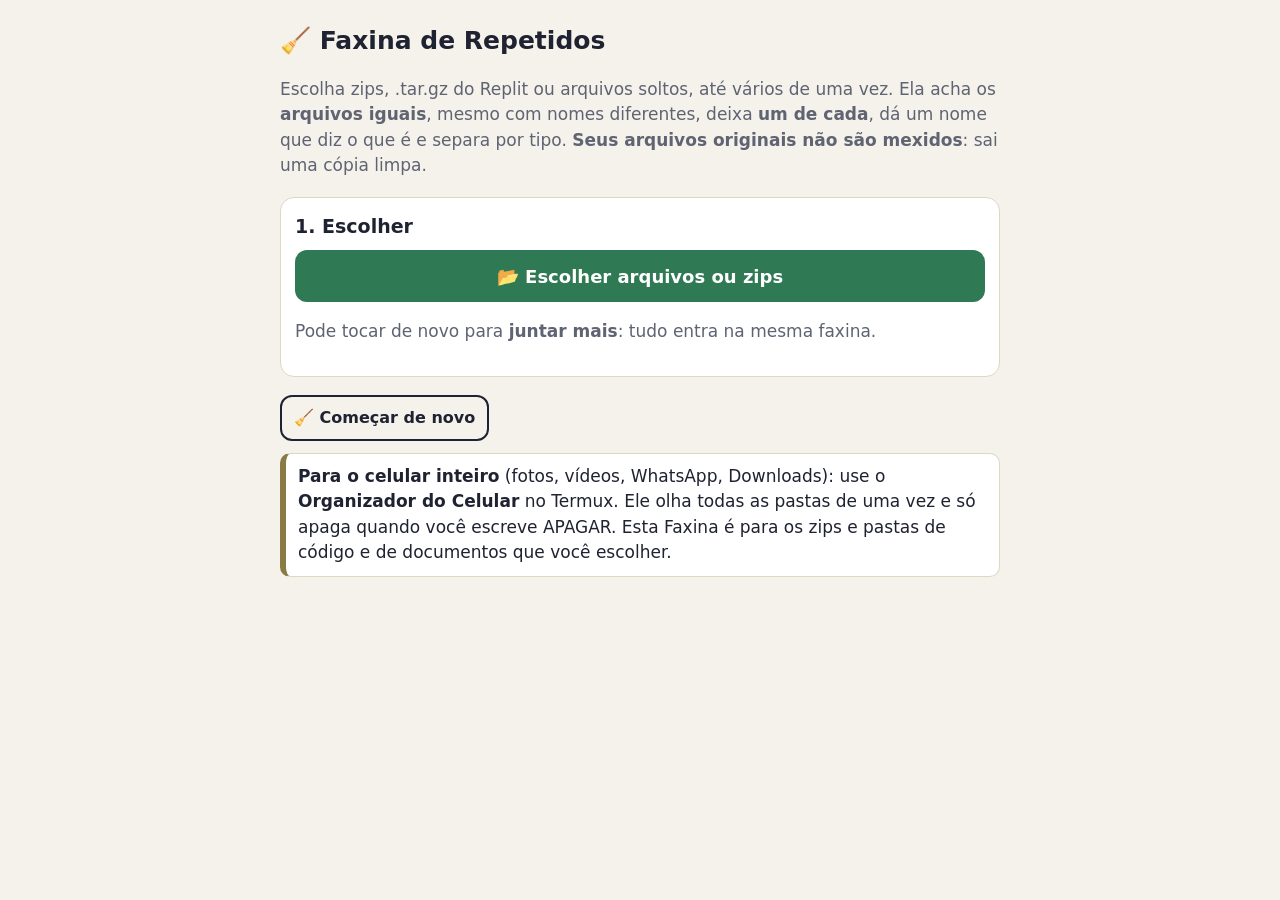
<file: ferramentas/faxina.html>
<!doctype html>
<html lang="pt-BR">
<head>
<meta charset="utf-8">
<meta name="viewport" content="width=device-width, initial-scale=1">
<title>🧹 Faxina de Repetidos</title>
<meta name="description" content="Tira os arquivos repetidos, dá nome que diz o que é e separa por tipo">
<style>/* css/app.css */
:root { --f: #f4f2ea; --c: #fff; --t: #1f2230; --m: #5f6372; --b: #ddd8c4; --v: #2f7a55; color-scheme: light; }
@media (prefers-color-scheme: dark) { :root:not([data-theme="light"]) { --f: #14161c; --c: #1d2029; --t: #e8e9ef; --m: #a2a6b4; --b: #343846; --v: #4fae7f; color-scheme: dark; } }
:root[data-theme="dark"] { --f: #14161c; --c: #1d2029; --t: #e8e9ef; --m: #a2a6b4; --b: #343846; --v: #4fae7f; color-scheme: dark; }
* { box-sizing: border-box; }
body { margin: 0; background: var(--f); color: var(--t); font: 17px/1.5 system-ui, -apple-system, Roboto, sans-serif; padding: 16px 16px 60px; }
main { max-width: 720px; margin: 0 auto; }
h1 { font-size: 25px; margin: 6px 0; } h2 { font-size: 19px; margin: 0 0 8px; } h3 { font-size: 17px; margin: 14px 0 6px; } h3 small { color: var(--m); font-weight: 400; }
.mut { color: var(--m); }
.bt { display: block; width: 100%; font: 700 18px system-ui, sans-serif; padding: 15px; min-height: 52px; border: 0; border-radius: 12px; background: var(--v); color: #fff; margin: 10px 0 0; cursor: pointer; }
.bt2 { background: transparent; color: var(--t); border: 2px solid var(--t); font: 600 16px system-ui, sans-serif; border-radius: 12px; padding: 10px 12px; min-height: 46px; cursor: pointer; }
.bt.bt2 { font-size: 16px; } .bt:disabled { opacity: .5; }
.linha { display: flex; flex-wrap: wrap; gap: 8px; margin: 8px 0; }
.filtros { display: flex; gap: 6px; overflow-x: auto; padding: 4px 0; }
.chip { flex: none; font: 600 15px system-ui; border: 1px solid var(--b); background: var(--c); color: var(--t); border-radius: 99px; padding: 8px 12px; min-height: 40px; cursor: pointer; }
.chip.on { background: var(--t); color: var(--f); } .chip small { opacity: .7; }
.item { display: flex; gap: 10px; align-items: flex-start; background: var(--c); border: 1px solid var(--b); border-radius: 12px; padding: 10px; margin: 6px 0; }
.item.fora { opacity: .45; } .item input[type=checkbox] { width: 24px; height: 24px; flex: none; margin-top: 2px; }
.info { flex: 1; min-width: 0; overflow-wrap: anywhere; } .info small { display: block; color: var(--m); font-size: 13px; }
.tp { font-size: 13px; color: var(--m); }
.mudar { display: block; font-size: 14px; margin-top: 6px; color: var(--m); }
select { font: inherit; padding: 8px; border-radius: 10px; border: 1px solid var(--b); background: var(--f); color: var(--t); max-width: 100%; }
#mk-proj { width: 100%; }
.cartao { background: var(--c); border: 1px solid var(--b); border-radius: 14px; padding: 14px; margin: 18px 0; }
.op { display: inline-flex; gap: 8px; align-items: center; margin: 4px 12px 4px 0; } .op input { width: 22px; height: 22px; }
#aviso { position: fixed; left: 16px; right: 16px; bottom: 16px; max-width: 688px; margin: 0 auto; background: var(--t); color: var(--f); border-radius: 12px; padding: 12px 14px; font-weight: 600; z-index: 9; }
[hidden] { display: none !important; }
.grande { font-size: 22px; font-weight: 700; margin: 4px 0; }
.grupo { background: var(--c); border: 1px solid var(--b); border-radius: 12px; padding: 8px 10px; margin: 6px 0; overflow-wrap: anywhere; }
.grupo summary { cursor: pointer; font-weight: 600; } .grupo li { font-size: 14px; color: var(--m); }
.barra { height: 14px; border-radius: 99px; background: var(--b); overflow: hidden; margin: 8px 0; } .barra i { display: block; height: 100%; background: var(--v); }
.caixa { background: var(--c); border: 1px solid var(--b); border-left: 6px solid #8a7b45; border-radius: 10px; padding: 10px 12px; margin: 12px 0; }

</style>
</head>
<body>
<main>
  <h1>🧹 Faxina de Repetidos</h1>
  <p class="mut">Escolha zips, .tar.gz do Replit ou arquivos soltos, até vários de uma vez. Ela acha os <b>arquivos iguais</b>, mesmo com nomes diferentes, deixa <b>um de cada</b>, dá um nome que diz o que é e separa por tipo. <b>Seus arquivos originais não são mexidos</b>: sai uma cópia limpa.</p>

  <section class="cartao">
    <h2>1. Escolher</h2>
    <button class="bt" id="bt-escolher">📂 Escolher arquivos ou zips</button>
    <input type="file" id="arq" multiple hidden>
    <p class="mut">Pode tocar de novo para <b>juntar mais</b>: tudo entra na mesma faxina.</p>
    <p id="lendo" class="mut" hidden></p>
  </section>

  <section class="cartao" id="passo2" hidden>
    <h2>2. O que achei</h2>
    <div id="numeros"></div>
    <label class="op"><input type="checkbox" id="quase" checked> Contar como igual também quando só muda espaço ou quebra de linha</label>
    <div id="grupos"></div>
    <div id="versoes"></div>
  </section>

  <section class="cartao" id="passo3" hidden>
    <h2>3. Arrumar e baixar</h2>
    <label class="op"><input type="radio" name="modo" value="tipo" checked> 📂 Separar por tipo (HTML, notas, configuração, scripts, imagens…)</label>
    <label class="op"><input type="radio" name="modo" value="pastas"> 🗂 Manter as pastas como estavam (só tirar as cópias)</label>
    <p class="mut">Use "manter as pastas" quando for <b>um projeto</b> (index.html + css + js): separar por tipo desmontaria ele.</p>
    <button class="bt" id="bt-gerar">🧹 Montar o zip arrumado</button>
    <div id="pronto" hidden>
      <p style="margin-top:14px"><b>Pronto:</b> <span id="nome-saida"></span><br><small class="mut">Dentro tem o <b>00-LEIA-PRIMEIRO-MAPA.md</b>: cada arquivo, de onde veio e quantas cópias tinha.</small></p>
      <button class="bt" id="bt-salvar">⬇ Salvar</button>
      <button class="bt bt2" id="bt-enviar">📤 Enviar (Drive, Arquivos, WhatsApp…)</button>
      <button class="bt bt2" id="bt-mapa">📄 Só o mapa (.md)</button>
    </div>
  </section>

  <div class="linha"><button class="bt2" id="bt-limpar">🧹 Começar de novo</button></div>
  <div class="caixa"><b>Para o celular inteiro</b> (fotos, vídeos, WhatsApp, Downloads): use o <b>Organizador do Celular</b> no Termux. Ele olha todas as pastas de uma vez e só apaga quando você escreve APAGAR. Esta Faxina é para os zips e pastas de código e de documentos que você escolher.</div>
</main>
<div id="aviso" hidden></div>
<script>
/* lib/jszip.min.js */
/*!

JSZip v3.10.1 - A JavaScript class for generating and reading zip files
<http://stuartk.com/jszip>

(c) 2009-2016 Stuart Knightley <stuart [at] stuartk.com>
Dual licenced under the MIT license or GPLv3. See https://raw.github.com/Stuk/jszip/main/LICENSE.markdown.

JSZip uses the library pako released under the MIT license :
https://github.com/nodeca/pako/blob/main/LICENSE
*/

!function(e){if("object"==typeof exports&&"undefined"!=typeof module)module.exports=e();else if("function"==typeof define&&define.amd)define([],e);else{("undefined"!=typeof window?window:"undefined"!=typeof global?global:"undefined"!=typeof self?self:this).JSZip=e()}}(function(){return function s(a,o,h){function u(r,e){if(!o[r]){if(!a[r]){var t="function"==typeof require&&require;if(!e&&t)return t(r,!0);if(l)return l(r,!0);var n=new Error("Cannot find module '"+r+"'");throw n.code="MODULE_NOT_FOUND",n}var i=o[r]={exports:{}};a[r][0].call(i.exports,function(e){var t=a[r][1][e];return u(t||e)},i,i.exports,s,a,o,h)}return o[r].exports}for(var l="function"==typeof require&&require,e=0;e<h.length;e++)u(h[e]);return u}({1:[function(e,t,r){"use strict";var d=e("./utils"),c=e("./support"),p="ABCDEFGHIJKLMNOPQRSTUVWXYZabcdefghijklmnopqrstuvwxyz0123456789+/=";r.encode=function(e){for(var t,r,n,i,s,a,o,h=[],u=0,l=e.length,f=l,c="string"!==d.getTypeOf(e);u<e.length;)f=l-u,n=c?(t=e[u++],r=u<l?e[u++]:0,u<l?e[u++]:0):(t=e.charCodeAt(u++),r=u<l?e.charCodeAt(u++):0,u<l?e.charCodeAt(u++):0),i=t>>2,s=(3&t)<<4|r>>4,a=1<f?(15&r)<<2|n>>6:64,o=2<f?63&n:64,h.push(p.charAt(i)+p.charAt(s)+p.charAt(a)+p.charAt(o));return h.join("")},r.decode=function(e){var t,r,n,i,s,a,o=0,h=0,u="data:";if(e.substr(0,u.length)===u)throw new Error("Invalid base64 input, it looks like a data url.");var l,f=3*(e=e.replace(/[^A-Za-z0-9+/=]/g,"")).length/4;if(e.charAt(e.length-1)===p.charAt(64)&&f--,e.charAt(e.length-2)===p.charAt(64)&&f--,f%1!=0)throw new Error("Invalid base64 input, bad content length.");for(l=c.uint8array?new Uint8Array(0|f):new Array(0|f);o<e.length;)t=p.indexOf(e.charAt(o++))<<2|(i=p.indexOf(e.charAt(o++)))>>4,r=(15&i)<<4|(s=p.indexOf(e.charAt(o++)))>>2,n=(3&s)<<6|(a=p.indexOf(e.charAt(o++))),l[h++]=t,64!==s&&(l[h++]=r),64!==a&&(l[h++]=n);return l}},{"./support":30,"./utils":32}],2:[function(e,t,r){"use strict";var n=e("./external"),i=e("./stream/DataWorker"),s=e("./stream/Crc32Probe"),a=e("./stream/DataLengthProbe");function o(e,t,r,n,i){this.compressedSize=e,this.uncompressedSize=t,this.crc32=r,this.compression=n,this.compressedContent=i}o.prototype={getContentWorker:function(){var e=new i(n.Promise.resolve(this.compressedContent)).pipe(this.compression.uncompressWorker()).pipe(new a("data_length")),t=this;return e.on("end",function(){if(this.streamInfo.data_length!==t.uncompressedSize)throw new Error("Bug : uncompressed data size mismatch")}),e},getCompressedWorker:function(){return new i(n.Promise.resolve(this.compressedContent)).withStreamInfo("compressedSize",this.compressedSize).withStreamInfo("uncompressedSize",this.uncompressedSize).withStreamInfo("crc32",this.crc32).withStreamInfo("compression",this.compression)}},o.createWorkerFrom=function(e,t,r){return e.pipe(new s).pipe(new a("uncompressedSize")).pipe(t.compressWorker(r)).pipe(new a("compressedSize")).withStreamInfo("compression",t)},t.exports=o},{"./external":6,"./stream/Crc32Probe":25,"./stream/DataLengthProbe":26,"./stream/DataWorker":27}],3:[function(e,t,r){"use strict";var n=e("./stream/GenericWorker");r.STORE={magic:"\0\0",compressWorker:function(){return new n("STORE compression")},uncompressWorker:function(){return new n("STORE decompression")}},r.DEFLATE=e("./flate")},{"./flate":7,"./stream/GenericWorker":28}],4:[function(e,t,r){"use strict";var n=e("./utils");var o=function(){for(var e,t=[],r=0;r<256;r++){e=r;for(var n=0;n<8;n++)e=1&e?3988292384^e>>>1:e>>>1;t[r]=e}return t}();t.exports=function(e,t){return void 0!==e&&e.length?"string"!==n.getTypeOf(e)?function(e,t,r,n){var i=o,s=n+r;e^=-1;for(var a=n;a<s;a++)e=e>>>8^i[255&(e^t[a])];return-1^e}(0|t,e,e.length,0):function(e,t,r,n){var i=o,s=n+r;e^=-1;for(var a=n;a<s;a++)e=e>>>8^i[255&(e^t.charCodeAt(a))];return-1^e}(0|t,e,e.length,0):0}},{"./utils":32}],5:[function(e,t,r){"use strict";r.base64=!1,r.binary=!1,r.dir=!1,r.createFolders=!0,r.date=null,r.compression=null,r.compressionOptions=null,r.comment=null,r.unixPermissions=null,r.dosPermissions=null},{}],6:[function(e,t,r){"use strict";var n=null;n="undefined"!=typeof Promise?Promise:e("lie"),t.exports={Promise:n}},{lie:37}],7:[function(e,t,r){"use strict";var n="undefined"!=typeof Uint8Array&&"undefined"!=typeof Uint16Array&&"undefined"!=typeof Uint32Array,i=e("pako"),s=e("./utils"),a=e("./stream/GenericWorker"),o=n?"uint8array":"array";function h(e,t){a.call(this,"FlateWorker/"+e),this._pako=null,this._pakoAction=e,this._pakoOptions=t,this.meta={}}r.magic="\b\0",s.inherits(h,a),h.prototype.processChunk=function(e){this.meta=e.meta,null===this._pako&&this._createPako(),this._pako.push(s.transformTo(o,e.data),!1)},h.prototype.flush=function(){a.prototype.flush.call(this),null===this._pako&&this._createPako(),this._pako.push([],!0)},h.prototype.cleanUp=function(){a.prototype.cleanUp.call(this),this._pako=null},h.prototype._createPako=function(){this._pako=new i[this._pakoAction]({raw:!0,level:this._pakoOptions.level||-1});var t=this;this._pako.onData=function(e){t.push({data:e,meta:t.meta})}},r.compressWorker=function(e){return new h("Deflate",e)},r.uncompressWorker=function(){return new h("Inflate",{})}},{"./stream/GenericWorker":28,"./utils":32,pako:38}],8:[function(e,t,r){"use strict";function A(e,t){var r,n="";for(r=0;r<t;r++)n+=String.fromCharCode(255&e),e>>>=8;return n}function n(e,t,r,n,i,s){var a,o,h=e.file,u=e.compression,l=s!==O.utf8encode,f=I.transformTo("string",s(h.name)),c=I.transformTo("string",O.utf8encode(h.name)),d=h.comment,p=I.transformTo("string",s(d)),m=I.transformTo("string",O.utf8encode(d)),_=c.length!==h.name.length,g=m.length!==d.length,b="",v="",y="",w=h.dir,k=h.date,x={crc32:0,compressedSize:0,uncompressedSize:0};t&&!r||(x.crc32=e.crc32,x.compressedSize=e.compressedSize,x.uncompressedSize=e.uncompressedSize);var S=0;t&&(S|=8),l||!_&&!g||(S|=2048);var z=0,C=0;w&&(z|=16),"UNIX"===i?(C=798,z|=function(e,t){var r=e;return e||(r=t?16893:33204),(65535&r)<<16}(h.unixPermissions,w)):(C=20,z|=function(e){return 63&(e||0)}(h.dosPermissions)),a=k.getUTCHours(),a<<=6,a|=k.getUTCMinutes(),a<<=5,a|=k.getUTCSeconds()/2,o=k.getUTCFullYear()-1980,o<<=4,o|=k.getUTCMonth()+1,o<<=5,o|=k.getUTCDate(),_&&(v=A(1,1)+A(B(f),4)+c,b+="up"+A(v.length,2)+v),g&&(y=A(1,1)+A(B(p),4)+m,b+="uc"+A(y.length,2)+y);var E="";return E+="\n\0",E+=A(S,2),E+=u.magic,E+=A(a,2),E+=A(o,2),E+=A(x.crc32,4),E+=A(x.compressedSize,4),E+=A(x.uncompressedSize,4),E+=A(f.length,2),E+=A(b.length,2),{fileRecord:R.LOCAL_FILE_HEADER+E+f+b,dirRecord:R.CENTRAL_FILE_HEADER+A(C,2)+E+A(p.length,2)+"\0\0\0\0"+A(z,4)+A(n,4)+f+b+p}}var I=e("../utils"),i=e("../stream/GenericWorker"),O=e("../utf8"),B=e("../crc32"),R=e("../signature");function s(e,t,r,n){i.call(this,"ZipFileWorker"),this.bytesWritten=0,this.zipComment=t,this.zipPlatform=r,this.encodeFileName=n,this.streamFiles=e,this.accumulate=!1,this.contentBuffer=[],this.dirRecords=[],this.currentSourceOffset=0,this.entriesCount=0,this.currentFile=null,this._sources=[]}I.inherits(s,i),s.prototype.push=function(e){var t=e.meta.percent||0,r=this.entriesCount,n=this._sources.length;this.accumulate?this.contentBuffer.push(e):(this.bytesWritten+=e.data.length,i.prototype.push.call(this,{data:e.data,meta:{currentFile:this.currentFile,percent:r?(t+100*(r-n-1))/r:100}}))},s.prototype.openedSource=function(e){this.currentSourceOffset=this.bytesWritten,this.currentFile=e.file.name;var t=this.streamFiles&&!e.file.dir;if(t){var r=n(e,t,!1,this.currentSourceOffset,this.zipPlatform,this.encodeFileName);this.push({data:r.fileRecord,meta:{percent:0}})}else this.accumulate=!0},s.prototype.closedSource=function(e){this.accumulate=!1;var t=this.streamFiles&&!e.file.dir,r=n(e,t,!0,this.currentSourceOffset,this.zipPlatform,this.encodeFileName);if(this.dirRecords.push(r.dirRecord),t)this.push({data:function(e){return R.DATA_DESCRIPTOR+A(e.crc32,4)+A(e.compressedSize,4)+A(e.uncompressedSize,4)}(e),meta:{percent:100}});else for(this.push({data:r.fileRecord,meta:{percent:0}});this.contentBuffer.length;)this.push(this.contentBuffer.shift());this.currentFile=null},s.prototype.flush=function(){for(var e=this.bytesWritten,t=0;t<this.dirRecords.length;t++)this.push({data:this.dirRecords[t],meta:{percent:100}});var r=this.bytesWritten-e,n=function(e,t,r,n,i){var s=I.transformTo("string",i(n));return R.CENTRAL_DIRECTORY_END+"\0\0\0\0"+A(e,2)+A(e,2)+A(t,4)+A(r,4)+A(s.length,2)+s}(this.dirRecords.length,r,e,this.zipComment,this.encodeFileName);this.push({data:n,meta:{percent:100}})},s.prototype.prepareNextSource=function(){this.previous=this._sources.shift(),this.openedSource(this.previous.streamInfo),this.isPaused?this.previous.pause():this.previous.resume()},s.prototype.registerPrevious=function(e){this._sources.push(e);var t=this;return e.on("data",function(e){t.processChunk(e)}),e.on("end",function(){t.closedSource(t.previous.streamInfo),t._sources.length?t.prepareNextSource():t.end()}),e.on("error",function(e){t.error(e)}),this},s.prototype.resume=function(){return!!i.prototype.resume.call(this)&&(!this.previous&&this._sources.length?(this.prepareNextSource(),!0):this.previous||this._sources.length||this.generatedError?void 0:(this.end(),!0))},s.prototype.error=function(e){var t=this._sources;if(!i.prototype.error.call(this,e))return!1;for(var r=0;r<t.length;r++)try{t[r].error(e)}catch(e){}return!0},s.prototype.lock=function(){i.prototype.lock.call(this);for(var e=this._sources,t=0;t<e.length;t++)e[t].lock()},t.exports=s},{"../crc32":4,"../signature":23,"../stream/GenericWorker":28,"../utf8":31,"../utils":32}],9:[function(e,t,r){"use strict";var u=e("../compressions"),n=e("./ZipFileWorker");r.generateWorker=function(e,a,t){var o=new n(a.streamFiles,t,a.platform,a.encodeFileName),h=0;try{e.forEach(function(e,t){h++;var r=function(e,t){var r=e||t,n=u[r];if(!n)throw new Error(r+" is not a valid compression method !");return n}(t.options.compression,a.compression),n=t.options.compressionOptions||a.compressionOptions||{},i=t.dir,s=t.date;t._compressWorker(r,n).withStreamInfo("file",{name:e,dir:i,date:s,comment:t.comment||"",unixPermissions:t.unixPermissions,dosPermissions:t.dosPermissions}).pipe(o)}),o.entriesCount=h}catch(e){o.error(e)}return o}},{"../compressions":3,"./ZipFileWorker":8}],10:[function(e,t,r){"use strict";function n(){if(!(this instanceof n))return new n;if(arguments.length)throw new Error("The constructor with parameters has been removed in JSZip 3.0, please check the upgrade guide.");this.files=Object.create(null),this.comment=null,this.root="",this.clone=function(){var e=new n;for(var t in this)"function"!=typeof this[t]&&(e[t]=this[t]);return e}}(n.prototype=e("./object")).loadAsync=e("./load"),n.support=e("./support"),n.defaults=e("./defaults"),n.version="3.10.1",n.loadAsync=function(e,t){return(new n).loadAsync(e,t)},n.external=e("./external"),t.exports=n},{"./defaults":5,"./external":6,"./load":11,"./object":15,"./support":30}],11:[function(e,t,r){"use strict";var u=e("./utils"),i=e("./external"),n=e("./utf8"),s=e("./zipEntries"),a=e("./stream/Crc32Probe"),l=e("./nodejsUtils");function f(n){return new i.Promise(function(e,t){var r=n.decompressed.getContentWorker().pipe(new a);r.on("error",function(e){t(e)}).on("end",function(){r.streamInfo.crc32!==n.decompressed.crc32?t(new Error("Corrupted zip : CRC32 mismatch")):e()}).resume()})}t.exports=function(e,o){var h=this;return o=u.extend(o||{},{base64:!1,checkCRC32:!1,optimizedBinaryString:!1,createFolders:!1,decodeFileName:n.utf8decode}),l.isNode&&l.isStream(e)?i.Promise.reject(new Error("JSZip can't accept a stream when loading a zip file.")):u.prepareContent("the loaded zip file",e,!0,o.optimizedBinaryString,o.base64).then(function(e){var t=new s(o);return t.load(e),t}).then(function(e){var t=[i.Promise.resolve(e)],r=e.files;if(o.checkCRC32)for(var n=0;n<r.length;n++)t.push(f(r[n]));return i.Promise.all(t)}).then(function(e){for(var t=e.shift(),r=t.files,n=0;n<r.length;n++){var i=r[n],s=i.fileNameStr,a=u.resolve(i.fileNameStr);h.file(a,i.decompressed,{binary:!0,optimizedBinaryString:!0,date:i.date,dir:i.dir,comment:i.fileCommentStr.length?i.fileCommentStr:null,unixPermissions:i.unixPermissions,dosPermissions:i.dosPermissions,createFolders:o.createFolders}),i.dir||(h.file(a).unsafeOriginalName=s)}return t.zipComment.length&&(h.comment=t.zipComment),h})}},{"./external":6,"./nodejsUtils":14,"./stream/Crc32Probe":25,"./utf8":31,"./utils":32,"./zipEntries":33}],12:[function(e,t,r){"use strict";var n=e("../utils"),i=e("../stream/GenericWorker");function s(e,t){i.call(this,"Nodejs stream input adapter for "+e),this._upstreamEnded=!1,this._bindStream(t)}n.inherits(s,i),s.prototype._bindStream=function(e){var t=this;(this._stream=e).pause(),e.on("data",function(e){t.push({data:e,meta:{percent:0}})}).on("error",function(e){t.isPaused?this.generatedError=e:t.error(e)}).on("end",function(){t.isPaused?t._upstreamEnded=!0:t.end()})},s.prototype.pause=function(){return!!i.prototype.pause.call(this)&&(this._stream.pause(),!0)},s.prototype.resume=function(){return!!i.prototype.resume.call(this)&&(this._upstreamEnded?this.end():this._stream.resume(),!0)},t.exports=s},{"../stream/GenericWorker":28,"../utils":32}],13:[function(e,t,r){"use strict";var i=e("readable-stream").Readable;function n(e,t,r){i.call(this,t),this._helper=e;var n=this;e.on("data",function(e,t){n.push(e)||n._helper.pause(),r&&r(t)}).on("error",function(e){n.emit("error",e)}).on("end",function(){n.push(null)})}e("../utils").inherits(n,i),n.prototype._read=function(){this._helper.resume()},t.exports=n},{"../utils":32,"readable-stream":16}],14:[function(e,t,r){"use strict";t.exports={isNode:"undefined"!=typeof Buffer,newBufferFrom:function(e,t){if(Buffer.from&&Buffer.from!==Uint8Array.from)return Buffer.from(e,t);if("number"==typeof e)throw new Error('The "data" argument must not be a number');return new Buffer(e,t)},allocBuffer:function(e){if(Buffer.alloc)return Buffer.alloc(e);var t=new Buffer(e);return t.fill(0),t},isBuffer:function(e){return Buffer.isBuffer(e)},isStream:function(e){return e&&"function"==typeof e.on&&"function"==typeof e.pause&&"function"==typeof e.resume}}},{}],15:[function(e,t,r){"use strict";function s(e,t,r){var n,i=u.getTypeOf(t),s=u.extend(r||{},f);s.date=s.date||new Date,null!==s.compression&&(s.compression=s.compression.toUpperCase()),"string"==typeof s.unixPermissions&&(s.unixPermissions=parseInt(s.unixPermissions,8)),s.unixPermissions&&16384&s.unixPermissions&&(s.dir=!0),s.dosPermissions&&16&s.dosPermissions&&(s.dir=!0),s.dir&&(e=g(e)),s.createFolders&&(n=_(e))&&b.call(this,n,!0);var a="string"===i&&!1===s.binary&&!1===s.base64;r&&void 0!==r.binary||(s.binary=!a),(t instanceof c&&0===t.uncompressedSize||s.dir||!t||0===t.length)&&(s.base64=!1,s.binary=!0,t="",s.compression="STORE",i="string");var o=null;o=t instanceof c||t instanceof l?t:p.isNode&&p.isStream(t)?new m(e,t):u.prepareContent(e,t,s.binary,s.optimizedBinaryString,s.base64);var h=new d(e,o,s);this.files[e]=h}var i=e("./utf8"),u=e("./utils"),l=e("./stream/GenericWorker"),a=e("./stream/StreamHelper"),f=e("./defaults"),c=e("./compressedObject"),d=e("./zipObject"),o=e("./generate"),p=e("./nodejsUtils"),m=e("./nodejs/NodejsStreamInputAdapter"),_=function(e){"/"===e.slice(-1)&&(e=e.substring(0,e.length-1));var t=e.lastIndexOf("/");return 0<t?e.substring(0,t):""},g=function(e){return"/"!==e.slice(-1)&&(e+="/"),e},b=function(e,t){return t=void 0!==t?t:f.createFolders,e=g(e),this.files[e]||s.call(this,e,null,{dir:!0,createFolders:t}),this.files[e]};function h(e){return"[object RegExp]"===Object.prototype.toString.call(e)}var n={load:function(){throw new Error("This method has been removed in JSZip 3.0, please check the upgrade guide.")},forEach:function(e){var t,r,n;for(t in this.files)n=this.files[t],(r=t.slice(this.root.length,t.length))&&t.slice(0,this.root.length)===this.root&&e(r,n)},filter:function(r){var n=[];return this.forEach(function(e,t){r(e,t)&&n.push(t)}),n},file:function(e,t,r){if(1!==arguments.length)return e=this.root+e,s.call(this,e,t,r),this;if(h(e)){var n=e;return this.filter(function(e,t){return!t.dir&&n.test(e)})}var i=this.files[this.root+e];return i&&!i.dir?i:null},folder:function(r){if(!r)return this;if(h(r))return this.filter(function(e,t){return t.dir&&r.test(e)});var e=this.root+r,t=b.call(this,e),n=this.clone();return n.root=t.name,n},remove:function(r){r=this.root+r;var e=this.files[r];if(e||("/"!==r.slice(-1)&&(r+="/"),e=this.files[r]),e&&!e.dir)delete this.files[r];else for(var t=this.filter(function(e,t){return t.name.slice(0,r.length)===r}),n=0;n<t.length;n++)delete this.files[t[n].name];return this},generate:function(){throw new Error("This method has been removed in JSZip 3.0, please check the upgrade guide.")},generateInternalStream:function(e){var t,r={};try{if((r=u.extend(e||{},{streamFiles:!1,compression:"STORE",compressionOptions:null,type:"",platform:"DOS",comment:null,mimeType:"application/zip",encodeFileName:i.utf8encode})).type=r.type.toLowerCase(),r.compression=r.compression.toUpperCase(),"binarystring"===r.type&&(r.type="string"),!r.type)throw new Error("No output type specified.");u.checkSupport(r.type),"darwin"!==r.platform&&"freebsd"!==r.platform&&"linux"!==r.platform&&"sunos"!==r.platform||(r.platform="UNIX"),"win32"===r.platform&&(r.platform="DOS");var n=r.comment||this.comment||"";t=o.generateWorker(this,r,n)}catch(e){(t=new l("error")).error(e)}return new a(t,r.type||"string",r.mimeType)},generateAsync:function(e,t){return this.generateInternalStream(e).accumulate(t)},generateNodeStream:function(e,t){return(e=e||{}).type||(e.type="nodebuffer"),this.generateInternalStream(e).toNodejsStream(t)}};t.exports=n},{"./compressedObject":2,"./defaults":5,"./generate":9,"./nodejs/NodejsStreamInputAdapter":12,"./nodejsUtils":14,"./stream/GenericWorker":28,"./stream/StreamHelper":29,"./utf8":31,"./utils":32,"./zipObject":35}],16:[function(e,t,r){"use strict";t.exports=e("stream")},{stream:void 0}],17:[function(e,t,r){"use strict";var n=e("./DataReader");function i(e){n.call(this,e);for(var t=0;t<this.data.length;t++)e[t]=255&e[t]}e("../utils").inherits(i,n),i.prototype.byteAt=function(e){return this.data[this.zero+e]},i.prototype.lastIndexOfSignature=function(e){for(var t=e.charCodeAt(0),r=e.charCodeAt(1),n=e.charCodeAt(2),i=e.charCodeAt(3),s=this.length-4;0<=s;--s)if(this.data[s]===t&&this.data[s+1]===r&&this.data[s+2]===n&&this.data[s+3]===i)return s-this.zero;return-1},i.prototype.readAndCheckSignature=function(e){var t=e.charCodeAt(0),r=e.charCodeAt(1),n=e.charCodeAt(2),i=e.charCodeAt(3),s=this.readData(4);return t===s[0]&&r===s[1]&&n===s[2]&&i===s[3]},i.prototype.readData=function(e){if(this.checkOffset(e),0===e)return[];var t=this.data.slice(this.zero+this.index,this.zero+this.index+e);return this.index+=e,t},t.exports=i},{"../utils":32,"./DataReader":18}],18:[function(e,t,r){"use strict";var n=e("../utils");function i(e){this.data=e,this.length=e.length,this.index=0,this.zero=0}i.prototype={checkOffset:function(e){this.checkIndex(this.index+e)},checkIndex:function(e){if(this.length<this.zero+e||e<0)throw new Error("End of data reached (data length = "+this.length+", asked index = "+e+"). Corrupted zip ?")},setIndex:function(e){this.checkIndex(e),this.index=e},skip:function(e){this.setIndex(this.index+e)},byteAt:function(){},readInt:function(e){var t,r=0;for(this.checkOffset(e),t=this.index+e-1;t>=this.index;t--)r=(r<<8)+this.byteAt(t);return this.index+=e,r},readString:function(e){return n.transformTo("string",this.readData(e))},readData:function(){},lastIndexOfSignature:function(){},readAndCheckSignature:function(){},readDate:function(){var e=this.readInt(4);return new Date(Date.UTC(1980+(e>>25&127),(e>>21&15)-1,e>>16&31,e>>11&31,e>>5&63,(31&e)<<1))}},t.exports=i},{"../utils":32}],19:[function(e,t,r){"use strict";var n=e("./Uint8ArrayReader");function i(e){n.call(this,e)}e("../utils").inherits(i,n),i.prototype.readData=function(e){this.checkOffset(e);var t=this.data.slice(this.zero+this.index,this.zero+this.index+e);return this.index+=e,t},t.exports=i},{"../utils":32,"./Uint8ArrayReader":21}],20:[function(e,t,r){"use strict";var n=e("./DataReader");function i(e){n.call(this,e)}e("../utils").inherits(i,n),i.prototype.byteAt=function(e){return this.data.charCodeAt(this.zero+e)},i.prototype.lastIndexOfSignature=function(e){return this.data.lastIndexOf(e)-this.zero},i.prototype.readAndCheckSignature=function(e){return e===this.readData(4)},i.prototype.readData=function(e){this.checkOffset(e);var t=this.data.slice(this.zero+this.index,this.zero+this.index+e);return this.index+=e,t},t.exports=i},{"../utils":32,"./DataReader":18}],21:[function(e,t,r){"use strict";var n=e("./ArrayReader");function i(e){n.call(this,e)}e("../utils").inherits(i,n),i.prototype.readData=function(e){if(this.checkOffset(e),0===e)return new Uint8Array(0);var t=this.data.subarray(this.zero+this.index,this.zero+this.index+e);return this.index+=e,t},t.exports=i},{"../utils":32,"./ArrayReader":17}],22:[function(e,t,r){"use strict";var n=e("../utils"),i=e("../support"),s=e("./ArrayReader"),a=e("./StringReader"),o=e("./NodeBufferReader"),h=e("./Uint8ArrayReader");t.exports=function(e){var t=n.getTypeOf(e);return n.checkSupport(t),"string"!==t||i.uint8array?"nodebuffer"===t?new o(e):i.uint8array?new h(n.transformTo("uint8array",e)):new s(n.transformTo("array",e)):new a(e)}},{"../support":30,"../utils":32,"./ArrayReader":17,"./NodeBufferReader":19,"./StringReader":20,"./Uint8ArrayReader":21}],23:[function(e,t,r){"use strict";r.LOCAL_FILE_HEADER="PK",r.CENTRAL_FILE_HEADER="PK",r.CENTRAL_DIRECTORY_END="PK",r.ZIP64_CENTRAL_DIRECTORY_LOCATOR="PK",r.ZIP64_CENTRAL_DIRECTORY_END="PK",r.DATA_DESCRIPTOR="PK\b"},{}],24:[function(e,t,r){"use strict";var n=e("./GenericWorker"),i=e("../utils");function s(e){n.call(this,"ConvertWorker to "+e),this.destType=e}i.inherits(s,n),s.prototype.processChunk=function(e){this.push({data:i.transformTo(this.destType,e.data),meta:e.meta})},t.exports=s},{"../utils":32,"./GenericWorker":28}],25:[function(e,t,r){"use strict";var n=e("./GenericWorker"),i=e("../crc32");function s(){n.call(this,"Crc32Probe"),this.withStreamInfo("crc32",0)}e("../utils").inherits(s,n),s.prototype.processChunk=function(e){this.streamInfo.crc32=i(e.data,this.streamInfo.crc32||0),this.push(e)},t.exports=s},{"../crc32":4,"../utils":32,"./GenericWorker":28}],26:[function(e,t,r){"use strict";var n=e("../utils"),i=e("./GenericWorker");function s(e){i.call(this,"DataLengthProbe for "+e),this.propName=e,this.withStreamInfo(e,0)}n.inherits(s,i),s.prototype.processChunk=function(e){if(e){var t=this.streamInfo[this.propName]||0;this.streamInfo[this.propName]=t+e.data.length}i.prototype.processChunk.call(this,e)},t.exports=s},{"../utils":32,"./GenericWorker":28}],27:[function(e,t,r){"use strict";var n=e("../utils"),i=e("./GenericWorker");function s(e){i.call(this,"DataWorker");var t=this;this.dataIsReady=!1,this.index=0,this.max=0,this.data=null,this.type="",this._tickScheduled=!1,e.then(function(e){t.dataIsReady=!0,t.data=e,t.max=e&&e.length||0,t.type=n.getTypeOf(e),t.isPaused||t._tickAndRepeat()},function(e){t.error(e)})}n.inherits(s,i),s.prototype.cleanUp=function(){i.prototype.cleanUp.call(this),this.data=null},s.prototype.resume=function(){return!!i.prototype.resume.call(this)&&(!this._tickScheduled&&this.dataIsReady&&(this._tickScheduled=!0,n.delay(this._tickAndRepeat,[],this)),!0)},s.prototype._tickAndRepeat=function(){this._tickScheduled=!1,this.isPaused||this.isFinished||(this._tick(),this.isFinished||(n.delay(this._tickAndRepeat,[],this),this._tickScheduled=!0))},s.prototype._tick=function(){if(this.isPaused||this.isFinished)return!1;var e=null,t=Math.min(this.max,this.index+16384);if(this.index>=this.max)return this.end();switch(this.type){case"string":e=this.data.substring(this.index,t);break;case"uint8array":e=this.data.subarray(this.index,t);break;case"array":case"nodebuffer":e=this.data.slice(this.index,t)}return this.index=t,this.push({data:e,meta:{percent:this.max?this.index/this.max*100:0}})},t.exports=s},{"../utils":32,"./GenericWorker":28}],28:[function(e,t,r){"use strict";function n(e){this.name=e||"default",this.streamInfo={},this.generatedError=null,this.extraStreamInfo={},this.isPaused=!0,this.isFinished=!1,this.isLocked=!1,this._listeners={data:[],end:[],error:[]},this.previous=null}n.prototype={push:function(e){this.emit("data",e)},end:function(){if(this.isFinished)return!1;this.flush();try{this.emit("end"),this.cleanUp(),this.isFinished=!0}catch(e){this.emit("error",e)}return!0},error:function(e){return!this.isFinished&&(this.isPaused?this.generatedError=e:(this.isFinished=!0,this.emit("error",e),this.previous&&this.previous.error(e),this.cleanUp()),!0)},on:function(e,t){return this._listeners[e].push(t),this},cleanUp:function(){this.streamInfo=this.generatedError=this.extraStreamInfo=null,this._listeners=[]},emit:function(e,t){if(this._listeners[e])for(var r=0;r<this._listeners[e].length;r++)this._listeners[e][r].call(this,t)},pipe:function(e){return e.registerPrevious(this)},registerPrevious:function(e){if(this.isLocked)throw new Error("The stream '"+this+"' has already been used.");this.streamInfo=e.streamInfo,this.mergeStreamInfo(),this.previous=e;var t=this;return e.on("data",function(e){t.processChunk(e)}),e.on("end",function(){t.end()}),e.on("error",function(e){t.error(e)}),this},pause:function(){return!this.isPaused&&!this.isFinished&&(this.isPaused=!0,this.previous&&this.previous.pause(),!0)},resume:function(){if(!this.isPaused||this.isFinished)return!1;var e=this.isPaused=!1;return this.generatedError&&(this.error(this.generatedError),e=!0),this.previous&&this.previous.resume(),!e},flush:function(){},processChunk:function(e){this.push(e)},withStreamInfo:function(e,t){return this.extraStreamInfo[e]=t,this.mergeStreamInfo(),this},mergeStreamInfo:function(){for(var e in this.extraStreamInfo)Object.prototype.hasOwnProperty.call(this.extraStreamInfo,e)&&(this.streamInfo[e]=this.extraStreamInfo[e])},lock:function(){if(this.isLocked)throw new Error("The stream '"+this+"' has already been used.");this.isLocked=!0,this.previous&&this.previous.lock()},toString:function(){var e="Worker "+this.name;return this.previous?this.previous+" -> "+e:e}},t.exports=n},{}],29:[function(e,t,r){"use strict";var h=e("../utils"),i=e("./ConvertWorker"),s=e("./GenericWorker"),u=e("../base64"),n=e("../support"),a=e("../external"),o=null;if(n.nodestream)try{o=e("../nodejs/NodejsStreamOutputAdapter")}catch(e){}function l(e,o){return new a.Promise(function(t,r){var n=[],i=e._internalType,s=e._outputType,a=e._mimeType;e.on("data",function(e,t){n.push(e),o&&o(t)}).on("error",function(e){n=[],r(e)}).on("end",function(){try{var e=function(e,t,r){switch(e){case"blob":return h.newBlob(h.transformTo("arraybuffer",t),r);case"base64":return u.encode(t);default:return h.transformTo(e,t)}}(s,function(e,t){var r,n=0,i=null,s=0;for(r=0;r<t.length;r++)s+=t[r].length;switch(e){case"string":return t.join("");case"array":return Array.prototype.concat.apply([],t);case"uint8array":for(i=new Uint8Array(s),r=0;r<t.length;r++)i.set(t[r],n),n+=t[r].length;return i;case"nodebuffer":return Buffer.concat(t);default:throw new Error("concat : unsupported type '"+e+"'")}}(i,n),a);t(e)}catch(e){r(e)}n=[]}).resume()})}function f(e,t,r){var n=t;switch(t){case"blob":case"arraybuffer":n="uint8array";break;case"base64":n="string"}try{this._internalType=n,this._outputType=t,this._mimeType=r,h.checkSupport(n),this._worker=e.pipe(new i(n)),e.lock()}catch(e){this._worker=new s("error"),this._worker.error(e)}}f.prototype={accumulate:function(e){return l(this,e)},on:function(e,t){var r=this;return"data"===e?this._worker.on(e,function(e){t.call(r,e.data,e.meta)}):this._worker.on(e,function(){h.delay(t,arguments,r)}),this},resume:function(){return h.delay(this._worker.resume,[],this._worker),this},pause:function(){return this._worker.pause(),this},toNodejsStream:function(e){if(h.checkSupport("nodestream"),"nodebuffer"!==this._outputType)throw new Error(this._outputType+" is not supported by this method");return new o(this,{objectMode:"nodebuffer"!==this._outputType},e)}},t.exports=f},{"../base64":1,"../external":6,"../nodejs/NodejsStreamOutputAdapter":13,"../support":30,"../utils":32,"./ConvertWorker":24,"./GenericWorker":28}],30:[function(e,t,r){"use strict";if(r.base64=!0,r.array=!0,r.string=!0,r.arraybuffer="undefined"!=typeof ArrayBuffer&&"undefined"!=typeof Uint8Array,r.nodebuffer="undefined"!=typeof Buffer,r.uint8array="undefined"!=typeof Uint8Array,"undefined"==typeof ArrayBuffer)r.blob=!1;else{var n=new ArrayBuffer(0);try{r.blob=0===new Blob([n],{type:"application/zip"}).size}catch(e){try{var i=new(self.BlobBuilder||self.WebKitBlobBuilder||self.MozBlobBuilder||self.MSBlobBuilder);i.append(n),r.blob=0===i.getBlob("application/zip").size}catch(e){r.blob=!1}}}try{r.nodestream=!!e("readable-stream").Readable}catch(e){r.nodestream=!1}},{"readable-stream":16}],31:[function(e,t,s){"use strict";for(var o=e("./utils"),h=e("./support"),r=e("./nodejsUtils"),n=e("./stream/GenericWorker"),u=new Array(256),i=0;i<256;i++)u[i]=252<=i?6:248<=i?5:240<=i?4:224<=i?3:192<=i?2:1;u[254]=u[254]=1;function a(){n.call(this,"utf-8 decode"),this.leftOver=null}function l(){n.call(this,"utf-8 encode")}s.utf8encode=function(e){return h.nodebuffer?r.newBufferFrom(e,"utf-8"):function(e){var t,r,n,i,s,a=e.length,o=0;for(i=0;i<a;i++)55296==(64512&(r=e.charCodeAt(i)))&&i+1<a&&56320==(64512&(n=e.charCodeAt(i+1)))&&(r=65536+(r-55296<<10)+(n-56320),i++),o+=r<128?1:r<2048?2:r<65536?3:4;for(t=h.uint8array?new Uint8Array(o):new Array(o),i=s=0;s<o;i++)55296==(64512&(r=e.charCodeAt(i)))&&i+1<a&&56320==(64512&(n=e.charCodeAt(i+1)))&&(r=65536+(r-55296<<10)+(n-56320),i++),r<128?t[s++]=r:(r<2048?t[s++]=192|r>>>6:(r<65536?t[s++]=224|r>>>12:(t[s++]=240|r>>>18,t[s++]=128|r>>>12&63),t[s++]=128|r>>>6&63),t[s++]=128|63&r);return t}(e)},s.utf8decode=function(e){return h.nodebuffer?o.transformTo("nodebuffer",e).toString("utf-8"):function(e){var t,r,n,i,s=e.length,a=new Array(2*s);for(t=r=0;t<s;)if((n=e[t++])<128)a[r++]=n;else if(4<(i=u[n]))a[r++]=65533,t+=i-1;else{for(n&=2===i?31:3===i?15:7;1<i&&t<s;)n=n<<6|63&e[t++],i--;1<i?a[r++]=65533:n<65536?a[r++]=n:(n-=65536,a[r++]=55296|n>>10&1023,a[r++]=56320|1023&n)}return a.length!==r&&(a.subarray?a=a.subarray(0,r):a.length=r),o.applyFromCharCode(a)}(e=o.transformTo(h.uint8array?"uint8array":"array",e))},o.inherits(a,n),a.prototype.processChunk=function(e){var t=o.transformTo(h.uint8array?"uint8array":"array",e.data);if(this.leftOver&&this.leftOver.length){if(h.uint8array){var r=t;(t=new Uint8Array(r.length+this.leftOver.length)).set(this.leftOver,0),t.set(r,this.leftOver.length)}else t=this.leftOver.concat(t);this.leftOver=null}var n=function(e,t){var r;for((t=t||e.length)>e.length&&(t=e.length),r=t-1;0<=r&&128==(192&e[r]);)r--;return r<0?t:0===r?t:r+u[e[r]]>t?r:t}(t),i=t;n!==t.length&&(h.uint8array?(i=t.subarray(0,n),this.leftOver=t.subarray(n,t.length)):(i=t.slice(0,n),this.leftOver=t.slice(n,t.length))),this.push({data:s.utf8decode(i),meta:e.meta})},a.prototype.flush=function(){this.leftOver&&this.leftOver.length&&(this.push({data:s.utf8decode(this.leftOver),meta:{}}),this.leftOver=null)},s.Utf8DecodeWorker=a,o.inherits(l,n),l.prototype.processChunk=function(e){this.push({data:s.utf8encode(e.data),meta:e.meta})},s.Utf8EncodeWorker=l},{"./nodejsUtils":14,"./stream/GenericWorker":28,"./support":30,"./utils":32}],32:[function(e,t,a){"use strict";var o=e("./support"),h=e("./base64"),r=e("./nodejsUtils"),u=e("./external");function n(e){return e}function l(e,t){for(var r=0;r<e.length;++r)t[r]=255&e.charCodeAt(r);return t}e("setimmediate"),a.newBlob=function(t,r){a.checkSupport("blob");try{return new Blob([t],{type:r})}catch(e){try{var n=new(self.BlobBuilder||self.WebKitBlobBuilder||self.MozBlobBuilder||self.MSBlobBuilder);return n.append(t),n.getBlob(r)}catch(e){throw new Error("Bug : can't construct the Blob.")}}};var i={stringifyByChunk:function(e,t,r){var n=[],i=0,s=e.length;if(s<=r)return String.fromCharCode.apply(null,e);for(;i<s;)"array"===t||"nodebuffer"===t?n.push(String.fromCharCode.apply(null,e.slice(i,Math.min(i+r,s)))):n.push(String.fromCharCode.apply(null,e.subarray(i,Math.min(i+r,s)))),i+=r;return n.join("")},stringifyByChar:function(e){for(var t="",r=0;r<e.length;r++)t+=String.fromCharCode(e[r]);return t},applyCanBeUsed:{uint8array:function(){try{return o.uint8array&&1===String.fromCharCode.apply(null,new Uint8Array(1)).length}catch(e){return!1}}(),nodebuffer:function(){try{return o.nodebuffer&&1===String.fromCharCode.apply(null,r.allocBuffer(1)).length}catch(e){return!1}}()}};function s(e){var t=65536,r=a.getTypeOf(e),n=!0;if("uint8array"===r?n=i.applyCanBeUsed.uint8array:"nodebuffer"===r&&(n=i.applyCanBeUsed.nodebuffer),n)for(;1<t;)try{return i.stringifyByChunk(e,r,t)}catch(e){t=Math.floor(t/2)}return i.stringifyByChar(e)}function f(e,t){for(var r=0;r<e.length;r++)t[r]=e[r];return t}a.applyFromCharCode=s;var c={};c.string={string:n,array:function(e){return l(e,new Array(e.length))},arraybuffer:function(e){return c.string.uint8array(e).buffer},uint8array:function(e){return l(e,new Uint8Array(e.length))},nodebuffer:function(e){return l(e,r.allocBuffer(e.length))}},c.array={string:s,array:n,arraybuffer:function(e){return new Uint8Array(e).buffer},uint8array:function(e){return new Uint8Array(e)},nodebuffer:function(e){return r.newBufferFrom(e)}},c.arraybuffer={string:function(e){return s(new Uint8Array(e))},array:function(e){return f(new Uint8Array(e),new Array(e.byteLength))},arraybuffer:n,uint8array:function(e){return new Uint8Array(e)},nodebuffer:function(e){return r.newBufferFrom(new Uint8Array(e))}},c.uint8array={string:s,array:function(e){return f(e,new Array(e.length))},arraybuffer:function(e){return e.buffer},uint8array:n,nodebuffer:function(e){return r.newBufferFrom(e)}},c.nodebuffer={string:s,array:function(e){return f(e,new Array(e.length))},arraybuffer:function(e){return c.nodebuffer.uint8array(e).buffer},uint8array:function(e){return f(e,new Uint8Array(e.length))},nodebuffer:n},a.transformTo=function(e,t){if(t=t||"",!e)return t;a.checkSupport(e);var r=a.getTypeOf(t);return c[r][e](t)},a.resolve=function(e){for(var t=e.split("/"),r=[],n=0;n<t.length;n++){var i=t[n];"."===i||""===i&&0!==n&&n!==t.length-1||(".."===i?r.pop():r.push(i))}return r.join("/")},a.getTypeOf=function(e){return"string"==typeof e?"string":"[object Array]"===Object.prototype.toString.call(e)?"array":o.nodebuffer&&r.isBuffer(e)?"nodebuffer":o.uint8array&&e instanceof Uint8Array?"uint8array":o.arraybuffer&&e instanceof ArrayBuffer?"arraybuffer":void 0},a.checkSupport=function(e){if(!o[e.toLowerCase()])throw new Error(e+" is not supported by this platform")},a.MAX_VALUE_16BITS=65535,a.MAX_VALUE_32BITS=-1,a.pretty=function(e){var t,r,n="";for(r=0;r<(e||"").length;r++)n+="\\x"+((t=e.charCodeAt(r))<16?"0":"")+t.toString(16).toUpperCase();return n},a.delay=function(e,t,r){setImmediate(function(){e.apply(r||null,t||[])})},a.inherits=function(e,t){function r(){}r.prototype=t.prototype,e.prototype=new r},a.extend=function(){var e,t,r={};for(e=0;e<arguments.length;e++)for(t in arguments[e])Object.prototype.hasOwnProperty.call(arguments[e],t)&&void 0===r[t]&&(r[t]=arguments[e][t]);return r},a.prepareContent=function(r,e,n,i,s){return u.Promise.resolve(e).then(function(n){return o.blob&&(n instanceof Blob||-1!==["[object File]","[object Blob]"].indexOf(Object.prototype.toString.call(n)))&&"undefined"!=typeof FileReader?new u.Promise(function(t,r){var e=new FileReader;e.onload=function(e){t(e.target.result)},e.onerror=function(e){r(e.target.error)},e.readAsArrayBuffer(n)}):n}).then(function(e){var t=a.getTypeOf(e);return t?("arraybuffer"===t?e=a.transformTo("uint8array",e):"string"===t&&(s?e=h.decode(e):n&&!0!==i&&(e=function(e){return l(e,o.uint8array?new Uint8Array(e.length):new Array(e.length))}(e))),e):u.Promise.reject(new Error("Can't read the data of '"+r+"'. Is it in a supported JavaScript type (String, Blob, ArrayBuffer, etc) ?"))})}},{"./base64":1,"./external":6,"./nodejsUtils":14,"./support":30,setimmediate:54}],33:[function(e,t,r){"use strict";var n=e("./reader/readerFor"),i=e("./utils"),s=e("./signature"),a=e("./zipEntry"),o=e("./support");function h(e){this.files=[],this.loadOptions=e}h.prototype={checkSignature:function(e){if(!this.reader.readAndCheckSignature(e)){this.reader.index-=4;var t=this.reader.readString(4);throw new Error("Corrupted zip or bug: unexpected signature ("+i.pretty(t)+", expected "+i.pretty(e)+")")}},isSignature:function(e,t){var r=this.reader.index;this.reader.setIndex(e);var n=this.reader.readString(4)===t;return this.reader.setIndex(r),n},readBlockEndOfCentral:function(){this.diskNumber=this.reader.readInt(2),this.diskWithCentralDirStart=this.reader.readInt(2),this.centralDirRecordsOnThisDisk=this.reader.readInt(2),this.centralDirRecords=this.reader.readInt(2),this.centralDirSize=this.reader.readInt(4),this.centralDirOffset=this.reader.readInt(4),this.zipCommentLength=this.reader.readInt(2);var e=this.reader.readData(this.zipCommentLength),t=o.uint8array?"uint8array":"array",r=i.transformTo(t,e);this.zipComment=this.loadOptions.decodeFileName(r)},readBlockZip64EndOfCentral:function(){this.zip64EndOfCentralSize=this.reader.readInt(8),this.reader.skip(4),this.diskNumber=this.reader.readInt(4),this.diskWithCentralDirStart=this.reader.readInt(4),this.centralDirRecordsOnThisDisk=this.reader.readInt(8),this.centralDirRecords=this.reader.readInt(8),this.centralDirSize=this.reader.readInt(8),this.centralDirOffset=this.reader.readInt(8),this.zip64ExtensibleData={};for(var e,t,r,n=this.zip64EndOfCentralSize-44;0<n;)e=this.reader.readInt(2),t=this.reader.readInt(4),r=this.reader.readData(t),this.zip64ExtensibleData[e]={id:e,length:t,value:r}},readBlockZip64EndOfCentralLocator:function(){if(this.diskWithZip64CentralDirStart=this.reader.readInt(4),this.relativeOffsetEndOfZip64CentralDir=this.reader.readInt(8),this.disksCount=this.reader.readInt(4),1<this.disksCount)throw new Error("Multi-volumes zip are not supported")},readLocalFiles:function(){var e,t;for(e=0;e<this.files.length;e++)t=this.files[e],this.reader.setIndex(t.localHeaderOffset),this.checkSignature(s.LOCAL_FILE_HEADER),t.readLocalPart(this.reader),t.handleUTF8(),t.processAttributes()},readCentralDir:function(){var e;for(this.reader.setIndex(this.centralDirOffset);this.reader.readAndCheckSignature(s.CENTRAL_FILE_HEADER);)(e=new a({zip64:this.zip64},this.loadOptions)).readCentralPart(this.reader),this.files.push(e);if(this.centralDirRecords!==this.files.length&&0!==this.centralDirRecords&&0===this.files.length)throw new Error("Corrupted zip or bug: expected "+this.centralDirRecords+" records in central dir, got "+this.files.length)},readEndOfCentral:function(){var e=this.reader.lastIndexOfSignature(s.CENTRAL_DIRECTORY_END);if(e<0)throw!this.isSignature(0,s.LOCAL_FILE_HEADER)?new Error("Can't find end of central directory : is this a zip file ? If it is, see https://stuk.github.io/jszip/documentation/howto/read_zip.html"):new Error("Corrupted zip: can't find end of central directory");this.reader.setIndex(e);var t=e;if(this.checkSignature(s.CENTRAL_DIRECTORY_END),this.readBlockEndOfCentral(),this.diskNumber===i.MAX_VALUE_16BITS||this.diskWithCentralDirStart===i.MAX_VALUE_16BITS||this.centralDirRecordsOnThisDisk===i.MAX_VALUE_16BITS||this.centralDirRecords===i.MAX_VALUE_16BITS||this.centralDirSize===i.MAX_VALUE_32BITS||this.centralDirOffset===i.MAX_VALUE_32BITS){if(this.zip64=!0,(e=this.reader.lastIndexOfSignature(s.ZIP64_CENTRAL_DIRECTORY_LOCATOR))<0)throw new Error("Corrupted zip: can't find the ZIP64 end of central directory locator");if(this.reader.setIndex(e),this.checkSignature(s.ZIP64_CENTRAL_DIRECTORY_LOCATOR),this.readBlockZip64EndOfCentralLocator(),!this.isSignature(this.relativeOffsetEndOfZip64CentralDir,s.ZIP64_CENTRAL_DIRECTORY_END)&&(this.relativeOffsetEndOfZip64CentralDir=this.reader.lastIndexOfSignature(s.ZIP64_CENTRAL_DIRECTORY_END),this.relativeOffsetEndOfZip64CentralDir<0))throw new Error("Corrupted zip: can't find the ZIP64 end of central directory");this.reader.setIndex(this.relativeOffsetEndOfZip64CentralDir),this.checkSignature(s.ZIP64_CENTRAL_DIRECTORY_END),this.readBlockZip64EndOfCentral()}var r=this.centralDirOffset+this.centralDirSize;this.zip64&&(r+=20,r+=12+this.zip64EndOfCentralSize);var n=t-r;if(0<n)this.isSignature(t,s.CENTRAL_FILE_HEADER)||(this.reader.zero=n);else if(n<0)throw new Error("Corrupted zip: missing "+Math.abs(n)+" bytes.")},prepareReader:function(e){this.reader=n(e)},load:function(e){this.prepareReader(e),this.readEndOfCentral(),this.readCentralDir(),this.readLocalFiles()}},t.exports=h},{"./reader/readerFor":22,"./signature":23,"./support":30,"./utils":32,"./zipEntry":34}],34:[function(e,t,r){"use strict";var n=e("./reader/readerFor"),s=e("./utils"),i=e("./compressedObject"),a=e("./crc32"),o=e("./utf8"),h=e("./compressions"),u=e("./support");function l(e,t){this.options=e,this.loadOptions=t}l.prototype={isEncrypted:function(){return 1==(1&this.bitFlag)},useUTF8:function(){return 2048==(2048&this.bitFlag)},readLocalPart:function(e){var t,r;if(e.skip(22),this.fileNameLength=e.readInt(2),r=e.readInt(2),this.fileName=e.readData(this.fileNameLength),e.skip(r),-1===this.compressedSize||-1===this.uncompressedSize)throw new Error("Bug or corrupted zip : didn't get enough information from the central directory (compressedSize === -1 || uncompressedSize === -1)");if(null===(t=function(e){for(var t in h)if(Object.prototype.hasOwnProperty.call(h,t)&&h[t].magic===e)return h[t];return null}(this.compressionMethod)))throw new Error("Corrupted zip : compression "+s.pretty(this.compressionMethod)+" unknown (inner file : "+s.transformTo("string",this.fileName)+")");this.decompressed=new i(this.compressedSize,this.uncompressedSize,this.crc32,t,e.readData(this.compressedSize))},readCentralPart:function(e){this.versionMadeBy=e.readInt(2),e.skip(2),this.bitFlag=e.readInt(2),this.compressionMethod=e.readString(2),this.date=e.readDate(),this.crc32=e.readInt(4),this.compressedSize=e.readInt(4),this.uncompressedSize=e.readInt(4);var t=e.readInt(2);if(this.extraFieldsLength=e.readInt(2),this.fileCommentLength=e.readInt(2),this.diskNumberStart=e.readInt(2),this.internalFileAttributes=e.readInt(2),this.externalFileAttributes=e.readInt(4),this.localHeaderOffset=e.readInt(4),this.isEncrypted())throw new Error("Encrypted zip are not supported");e.skip(t),this.readExtraFields(e),this.parseZIP64ExtraField(e),this.fileComment=e.readData(this.fileCommentLength)},processAttributes:function(){this.unixPermissions=null,this.dosPermissions=null;var e=this.versionMadeBy>>8;this.dir=!!(16&this.externalFileAttributes),0==e&&(this.dosPermissions=63&this.externalFileAttributes),3==e&&(this.unixPermissions=this.externalFileAttributes>>16&65535),this.dir||"/"!==this.fileNameStr.slice(-1)||(this.dir=!0)},parseZIP64ExtraField:function(){if(this.extraFields[1]){var e=n(this.extraFields[1].value);this.uncompressedSize===s.MAX_VALUE_32BITS&&(this.uncompressedSize=e.readInt(8)),this.compressedSize===s.MAX_VALUE_32BITS&&(this.compressedSize=e.readInt(8)),this.localHeaderOffset===s.MAX_VALUE_32BITS&&(this.localHeaderOffset=e.readInt(8)),this.diskNumberStart===s.MAX_VALUE_32BITS&&(this.diskNumberStart=e.readInt(4))}},readExtraFields:function(e){var t,r,n,i=e.index+this.extraFieldsLength;for(this.extraFields||(this.extraFields={});e.index+4<i;)t=e.readInt(2),r=e.readInt(2),n=e.readData(r),this.extraFields[t]={id:t,length:r,value:n};e.setIndex(i)},handleUTF8:function(){var e=u.uint8array?"uint8array":"array";if(this.useUTF8())this.fileNameStr=o.utf8decode(this.fileName),this.fileCommentStr=o.utf8decode(this.fileComment);else{var t=this.findExtraFieldUnicodePath();if(null!==t)this.fileNameStr=t;else{var r=s.transformTo(e,this.fileName);this.fileNameStr=this.loadOptions.decodeFileName(r)}var n=this.findExtraFieldUnicodeComment();if(null!==n)this.fileCommentStr=n;else{var i=s.transformTo(e,this.fileComment);this.fileCommentStr=this.loadOptions.decodeFileName(i)}}},findExtraFieldUnicodePath:function(){var e=this.extraFields[28789];if(e){var t=n(e.value);return 1!==t.readInt(1)?null:a(this.fileName)!==t.readInt(4)?null:o.utf8decode(t.readData(e.length-5))}return null},findExtraFieldUnicodeComment:function(){var e=this.extraFields[25461];if(e){var t=n(e.value);return 1!==t.readInt(1)?null:a(this.fileComment)!==t.readInt(4)?null:o.utf8decode(t.readData(e.length-5))}return null}},t.exports=l},{"./compressedObject":2,"./compressions":3,"./crc32":4,"./reader/readerFor":22,"./support":30,"./utf8":31,"./utils":32}],35:[function(e,t,r){"use strict";function n(e,t,r){this.name=e,this.dir=r.dir,this.date=r.date,this.comment=r.comment,this.unixPermissions=r.unixPermissions,this.dosPermissions=r.dosPermissions,this._data=t,this._dataBinary=r.binary,this.options={compression:r.compression,compressionOptions:r.compressionOptions}}var s=e("./stream/StreamHelper"),i=e("./stream/DataWorker"),a=e("./utf8"),o=e("./compressedObject"),h=e("./stream/GenericWorker");n.prototype={internalStream:function(e){var t=null,r="string";try{if(!e)throw new Error("No output type specified.");var n="string"===(r=e.toLowerCase())||"text"===r;"binarystring"!==r&&"text"!==r||(r="string"),t=this._decompressWorker();var i=!this._dataBinary;i&&!n&&(t=t.pipe(new a.Utf8EncodeWorker)),!i&&n&&(t=t.pipe(new a.Utf8DecodeWorker))}catch(e){(t=new h("error")).error(e)}return new s(t,r,"")},async:function(e,t){return this.internalStream(e).accumulate(t)},nodeStream:function(e,t){return this.internalStream(e||"nodebuffer").toNodejsStream(t)},_compressWorker:function(e,t){if(this._data instanceof o&&this._data.compression.magic===e.magic)return this._data.getCompressedWorker();var r=this._decompressWorker();return this._dataBinary||(r=r.pipe(new a.Utf8EncodeWorker)),o.createWorkerFrom(r,e,t)},_decompressWorker:function(){return this._data instanceof o?this._data.getContentWorker():this._data instanceof h?this._data:new i(this._data)}};for(var u=["asText","asBinary","asNodeBuffer","asUint8Array","asArrayBuffer"],l=function(){throw new Error("This method has been removed in JSZip 3.0, please check the upgrade guide.")},f=0;f<u.length;f++)n.prototype[u[f]]=l;t.exports=n},{"./compressedObject":2,"./stream/DataWorker":27,"./stream/GenericWorker":28,"./stream/StreamHelper":29,"./utf8":31}],36:[function(e,l,t){(function(t){"use strict";var r,n,e=t.MutationObserver||t.WebKitMutationObserver;if(e){var i=0,s=new e(u),a=t.document.createTextNode("");s.observe(a,{characterData:!0}),r=function(){a.data=i=++i%2}}else if(t.setImmediate||void 0===t.MessageChannel)r="document"in t&&"onreadystatechange"in t.document.createElement("script")?function(){var e=t.document.createElement("script");e.onreadystatechange=function(){u(),e.onreadystatechange=null,e.parentNode.removeChild(e),e=null},t.document.documentElement.appendChild(e)}:function(){setTimeout(u,0)};else{var o=new t.MessageChannel;o.port1.onmessage=u,r=function(){o.port2.postMessage(0)}}var h=[];function u(){var e,t;n=!0;for(var r=h.length;r;){for(t=h,h=[],e=-1;++e<r;)t[e]();r=h.length}n=!1}l.exports=function(e){1!==h.push(e)||n||r()}}).call(this,"undefined"!=typeof global?global:"undefined"!=typeof self?self:"undefined"!=typeof window?window:{})},{}],37:[function(e,t,r){"use strict";var i=e("immediate");function u(){}var l={},s=["REJECTED"],a=["FULFILLED"],n=["PENDING"];function o(e){if("function"!=typeof e)throw new TypeError("resolver must be a function");this.state=n,this.queue=[],this.outcome=void 0,e!==u&&d(this,e)}function h(e,t,r){this.promise=e,"function"==typeof t&&(this.onFulfilled=t,this.callFulfilled=this.otherCallFulfilled),"function"==typeof r&&(this.onRejected=r,this.callRejected=this.otherCallRejected)}function f(t,r,n){i(function(){var e;try{e=r(n)}catch(e){return l.reject(t,e)}e===t?l.reject(t,new TypeError("Cannot resolve promise with itself")):l.resolve(t,e)})}function c(e){var t=e&&e.then;if(e&&("object"==typeof e||"function"==typeof e)&&"function"==typeof t)return function(){t.apply(e,arguments)}}function d(t,e){var r=!1;function n(e){r||(r=!0,l.reject(t,e))}function i(e){r||(r=!0,l.resolve(t,e))}var s=p(function(){e(i,n)});"error"===s.status&&n(s.value)}function p(e,t){var r={};try{r.value=e(t),r.status="success"}catch(e){r.status="error",r.value=e}return r}(t.exports=o).prototype.finally=function(t){if("function"!=typeof t)return this;var r=this.constructor;return this.then(function(e){return r.resolve(t()).then(function(){return e})},function(e){return r.resolve(t()).then(function(){throw e})})},o.prototype.catch=function(e){return this.then(null,e)},o.prototype.then=function(e,t){if("function"!=typeof e&&this.state===a||"function"!=typeof t&&this.state===s)return this;var r=new this.constructor(u);this.state!==n?f(r,this.state===a?e:t,this.outcome):this.queue.push(new h(r,e,t));return r},h.prototype.callFulfilled=function(e){l.resolve(this.promise,e)},h.prototype.otherCallFulfilled=function(e){f(this.promise,this.onFulfilled,e)},h.prototype.callRejected=function(e){l.reject(this.promise,e)},h.prototype.otherCallRejected=function(e){f(this.promise,this.onRejected,e)},l.resolve=function(e,t){var r=p(c,t);if("error"===r.status)return l.reject(e,r.value);var n=r.value;if(n)d(e,n);else{e.state=a,e.outcome=t;for(var i=-1,s=e.queue.length;++i<s;)e.queue[i].callFulfilled(t)}return e},l.reject=function(e,t){e.state=s,e.outcome=t;for(var r=-1,n=e.queue.length;++r<n;)e.queue[r].callRejected(t);return e},o.resolve=function(e){if(e instanceof this)return e;return l.resolve(new this(u),e)},o.reject=function(e){var t=new this(u);return l.reject(t,e)},o.all=function(e){var r=this;if("[object Array]"!==Object.prototype.toString.call(e))return this.reject(new TypeError("must be an array"));var n=e.length,i=!1;if(!n)return this.resolve([]);var s=new Array(n),a=0,t=-1,o=new this(u);for(;++t<n;)h(e[t],t);return o;function h(e,t){r.resolve(e).then(function(e){s[t]=e,++a!==n||i||(i=!0,l.resolve(o,s))},function(e){i||(i=!0,l.reject(o,e))})}},o.race=function(e){var t=this;if("[object Array]"!==Object.prototype.toString.call(e))return this.reject(new TypeError("must be an array"));var r=e.length,n=!1;if(!r)return this.resolve([]);var i=-1,s=new this(u);for(;++i<r;)a=e[i],t.resolve(a).then(function(e){n||(n=!0,l.resolve(s,e))},function(e){n||(n=!0,l.reject(s,e))});var a;return s}},{immediate:36}],38:[function(e,t,r){"use strict";var n={};(0,e("./lib/utils/common").assign)(n,e("./lib/deflate"),e("./lib/inflate"),e("./lib/zlib/constants")),t.exports=n},{"./lib/deflate":39,"./lib/inflate":40,"./lib/utils/common":41,"./lib/zlib/constants":44}],39:[function(e,t,r){"use strict";var a=e("./zlib/deflate"),o=e("./utils/common"),h=e("./utils/strings"),i=e("./zlib/messages"),s=e("./zlib/zstream"),u=Object.prototype.toString,l=0,f=-1,c=0,d=8;function p(e){if(!(this instanceof p))return new p(e);this.options=o.assign({level:f,method:d,chunkSize:16384,windowBits:15,memLevel:8,strategy:c,to:""},e||{});var t=this.options;t.raw&&0<t.windowBits?t.windowBits=-t.windowBits:t.gzip&&0<t.windowBits&&t.windowBits<16&&(t.windowBits+=16),this.err=0,this.msg="",this.ended=!1,this.chunks=[],this.strm=new s,this.strm.avail_out=0;var r=a.deflateInit2(this.strm,t.level,t.method,t.windowBits,t.memLevel,t.strategy);if(r!==l)throw new Error(i[r]);if(t.header&&a.deflateSetHeader(this.strm,t.header),t.dictionary){var n;if(n="string"==typeof t.dictionary?h.string2buf(t.dictionary):"[object ArrayBuffer]"===u.call(t.dictionary)?new Uint8Array(t.dictionary):t.dictionary,(r=a.deflateSetDictionary(this.strm,n))!==l)throw new Error(i[r]);this._dict_set=!0}}function n(e,t){var r=new p(t);if(r.push(e,!0),r.err)throw r.msg||i[r.err];return r.result}p.prototype.push=function(e,t){var r,n,i=this.strm,s=this.options.chunkSize;if(this.ended)return!1;n=t===~~t?t:!0===t?4:0,"string"==typeof e?i.input=h.string2buf(e):"[object ArrayBuffer]"===u.call(e)?i.input=new Uint8Array(e):i.input=e,i.next_in=0,i.avail_in=i.input.length;do{if(0===i.avail_out&&(i.output=new o.Buf8(s),i.next_out=0,i.avail_out=s),1!==(r=a.deflate(i,n))&&r!==l)return this.onEnd(r),!(this.ended=!0);0!==i.avail_out&&(0!==i.avail_in||4!==n&&2!==n)||("string"===this.options.to?this.onData(h.buf2binstring(o.shrinkBuf(i.output,i.next_out))):this.onData(o.shrinkBuf(i.output,i.next_out)))}while((0<i.avail_in||0===i.avail_out)&&1!==r);return 4===n?(r=a.deflateEnd(this.strm),this.onEnd(r),this.ended=!0,r===l):2!==n||(this.onEnd(l),!(i.avail_out=0))},p.prototype.onData=function(e){this.chunks.push(e)},p.prototype.onEnd=function(e){e===l&&("string"===this.options.to?this.result=this.chunks.join(""):this.result=o.flattenChunks(this.chunks)),this.chunks=[],this.err=e,this.msg=this.strm.msg},r.Deflate=p,r.deflate=n,r.deflateRaw=function(e,t){return(t=t||{}).raw=!0,n(e,t)},r.gzip=function(e,t){return(t=t||{}).gzip=!0,n(e,t)}},{"./utils/common":41,"./utils/strings":42,"./zlib/deflate":46,"./zlib/messages":51,"./zlib/zstream":53}],40:[function(e,t,r){"use strict";var c=e("./zlib/inflate"),d=e("./utils/common"),p=e("./utils/strings"),m=e("./zlib/constants"),n=e("./zlib/messages"),i=e("./zlib/zstream"),s=e("./zlib/gzheader"),_=Object.prototype.toString;function a(e){if(!(this instanceof a))return new a(e);this.options=d.assign({chunkSize:16384,windowBits:0,to:""},e||{});var t=this.options;t.raw&&0<=t.windowBits&&t.windowBits<16&&(t.windowBits=-t.windowBits,0===t.windowBits&&(t.windowBits=-15)),!(0<=t.windowBits&&t.windowBits<16)||e&&e.windowBits||(t.windowBits+=32),15<t.windowBits&&t.windowBits<48&&0==(15&t.windowBits)&&(t.windowBits|=15),this.err=0,this.msg="",this.ended=!1,this.chunks=[],this.strm=new i,this.strm.avail_out=0;var r=c.inflateInit2(this.strm,t.windowBits);if(r!==m.Z_OK)throw new Error(n[r]);this.header=new s,c.inflateGetHeader(this.strm,this.header)}function o(e,t){var r=new a(t);if(r.push(e,!0),r.err)throw r.msg||n[r.err];return r.result}a.prototype.push=function(e,t){var r,n,i,s,a,o,h=this.strm,u=this.options.chunkSize,l=this.options.dictionary,f=!1;if(this.ended)return!1;n=t===~~t?t:!0===t?m.Z_FINISH:m.Z_NO_FLUSH,"string"==typeof e?h.input=p.binstring2buf(e):"[object ArrayBuffer]"===_.call(e)?h.input=new Uint8Array(e):h.input=e,h.next_in=0,h.avail_in=h.input.length;do{if(0===h.avail_out&&(h.output=new d.Buf8(u),h.next_out=0,h.avail_out=u),(r=c.inflate(h,m.Z_NO_FLUSH))===m.Z_NEED_DICT&&l&&(o="string"==typeof l?p.string2buf(l):"[object ArrayBuffer]"===_.call(l)?new Uint8Array(l):l,r=c.inflateSetDictionary(this.strm,o)),r===m.Z_BUF_ERROR&&!0===f&&(r=m.Z_OK,f=!1),r!==m.Z_STREAM_END&&r!==m.Z_OK)return this.onEnd(r),!(this.ended=!0);h.next_out&&(0!==h.avail_out&&r!==m.Z_STREAM_END&&(0!==h.avail_in||n!==m.Z_FINISH&&n!==m.Z_SYNC_FLUSH)||("string"===this.options.to?(i=p.utf8border(h.output,h.next_out),s=h.next_out-i,a=p.buf2string(h.output,i),h.next_out=s,h.avail_out=u-s,s&&d.arraySet(h.output,h.output,i,s,0),this.onData(a)):this.onData(d.shrinkBuf(h.output,h.next_out)))),0===h.avail_in&&0===h.avail_out&&(f=!0)}while((0<h.avail_in||0===h.avail_out)&&r!==m.Z_STREAM_END);return r===m.Z_STREAM_END&&(n=m.Z_FINISH),n===m.Z_FINISH?(r=c.inflateEnd(this.strm),this.onEnd(r),this.ended=!0,r===m.Z_OK):n!==m.Z_SYNC_FLUSH||(this.onEnd(m.Z_OK),!(h.avail_out=0))},a.prototype.onData=function(e){this.chunks.push(e)},a.prototype.onEnd=function(e){e===m.Z_OK&&("string"===this.options.to?this.result=this.chunks.join(""):this.result=d.flattenChunks(this.chunks)),this.chunks=[],this.err=e,this.msg=this.strm.msg},r.Inflate=a,r.inflate=o,r.inflateRaw=function(e,t){return(t=t||{}).raw=!0,o(e,t)},r.ungzip=o},{"./utils/common":41,"./utils/strings":42,"./zlib/constants":44,"./zlib/gzheader":47,"./zlib/inflate":49,"./zlib/messages":51,"./zlib/zstream":53}],41:[function(e,t,r){"use strict";var n="undefined"!=typeof Uint8Array&&"undefined"!=typeof Uint16Array&&"undefined"!=typeof Int32Array;r.assign=function(e){for(var t=Array.prototype.slice.call(arguments,1);t.length;){var r=t.shift();if(r){if("object"!=typeof r)throw new TypeError(r+"must be non-object");for(var n in r)r.hasOwnProperty(n)&&(e[n]=r[n])}}return e},r.shrinkBuf=function(e,t){return e.length===t?e:e.subarray?e.subarray(0,t):(e.length=t,e)};var i={arraySet:function(e,t,r,n,i){if(t.subarray&&e.subarray)e.set(t.subarray(r,r+n),i);else for(var s=0;s<n;s++)e[i+s]=t[r+s]},flattenChunks:function(e){var t,r,n,i,s,a;for(t=n=0,r=e.length;t<r;t++)n+=e[t].length;for(a=new Uint8Array(n),t=i=0,r=e.length;t<r;t++)s=e[t],a.set(s,i),i+=s.length;return a}},s={arraySet:function(e,t,r,n,i){for(var s=0;s<n;s++)e[i+s]=t[r+s]},flattenChunks:function(e){return[].concat.apply([],e)}};r.setTyped=function(e){e?(r.Buf8=Uint8Array,r.Buf16=Uint16Array,r.Buf32=Int32Array,r.assign(r,i)):(r.Buf8=Array,r.Buf16=Array,r.Buf32=Array,r.assign(r,s))},r.setTyped(n)},{}],42:[function(e,t,r){"use strict";var h=e("./common"),i=!0,s=!0;try{String.fromCharCode.apply(null,[0])}catch(e){i=!1}try{String.fromCharCode.apply(null,new Uint8Array(1))}catch(e){s=!1}for(var u=new h.Buf8(256),n=0;n<256;n++)u[n]=252<=n?6:248<=n?5:240<=n?4:224<=n?3:192<=n?2:1;function l(e,t){if(t<65537&&(e.subarray&&s||!e.subarray&&i))return String.fromCharCode.apply(null,h.shrinkBuf(e,t));for(var r="",n=0;n<t;n++)r+=String.fromCharCode(e[n]);return r}u[254]=u[254]=1,r.string2buf=function(e){var t,r,n,i,s,a=e.length,o=0;for(i=0;i<a;i++)55296==(64512&(r=e.charCodeAt(i)))&&i+1<a&&56320==(64512&(n=e.charCodeAt(i+1)))&&(r=65536+(r-55296<<10)+(n-56320),i++),o+=r<128?1:r<2048?2:r<65536?3:4;for(t=new h.Buf8(o),i=s=0;s<o;i++)55296==(64512&(r=e.charCodeAt(i)))&&i+1<a&&56320==(64512&(n=e.charCodeAt(i+1)))&&(r=65536+(r-55296<<10)+(n-56320),i++),r<128?t[s++]=r:(r<2048?t[s++]=192|r>>>6:(r<65536?t[s++]=224|r>>>12:(t[s++]=240|r>>>18,t[s++]=128|r>>>12&63),t[s++]=128|r>>>6&63),t[s++]=128|63&r);return t},r.buf2binstring=function(e){return l(e,e.length)},r.binstring2buf=function(e){for(var t=new h.Buf8(e.length),r=0,n=t.length;r<n;r++)t[r]=e.charCodeAt(r);return t},r.buf2string=function(e,t){var r,n,i,s,a=t||e.length,o=new Array(2*a);for(r=n=0;r<a;)if((i=e[r++])<128)o[n++]=i;else if(4<(s=u[i]))o[n++]=65533,r+=s-1;else{for(i&=2===s?31:3===s?15:7;1<s&&r<a;)i=i<<6|63&e[r++],s--;1<s?o[n++]=65533:i<65536?o[n++]=i:(i-=65536,o[n++]=55296|i>>10&1023,o[n++]=56320|1023&i)}return l(o,n)},r.utf8border=function(e,t){var r;for((t=t||e.length)>e.length&&(t=e.length),r=t-1;0<=r&&128==(192&e[r]);)r--;return r<0?t:0===r?t:r+u[e[r]]>t?r:t}},{"./common":41}],43:[function(e,t,r){"use strict";t.exports=function(e,t,r,n){for(var i=65535&e|0,s=e>>>16&65535|0,a=0;0!==r;){for(r-=a=2e3<r?2e3:r;s=s+(i=i+t[n++]|0)|0,--a;);i%=65521,s%=65521}return i|s<<16|0}},{}],44:[function(e,t,r){"use strict";t.exports={Z_NO_FLUSH:0,Z_PARTIAL_FLUSH:1,Z_SYNC_FLUSH:2,Z_FULL_FLUSH:3,Z_FINISH:4,Z_BLOCK:5,Z_TREES:6,Z_OK:0,Z_STREAM_END:1,Z_NEED_DICT:2,Z_ERRNO:-1,Z_STREAM_ERROR:-2,Z_DATA_ERROR:-3,Z_BUF_ERROR:-5,Z_NO_COMPRESSION:0,Z_BEST_SPEED:1,Z_BEST_COMPRESSION:9,Z_DEFAULT_COMPRESSION:-1,Z_FILTERED:1,Z_HUFFMAN_ONLY:2,Z_RLE:3,Z_FIXED:4,Z_DEFAULT_STRATEGY:0,Z_BINARY:0,Z_TEXT:1,Z_UNKNOWN:2,Z_DEFLATED:8}},{}],45:[function(e,t,r){"use strict";var o=function(){for(var e,t=[],r=0;r<256;r++){e=r;for(var n=0;n<8;n++)e=1&e?3988292384^e>>>1:e>>>1;t[r]=e}return t}();t.exports=function(e,t,r,n){var i=o,s=n+r;e^=-1;for(var a=n;a<s;a++)e=e>>>8^i[255&(e^t[a])];return-1^e}},{}],46:[function(e,t,r){"use strict";var h,c=e("../utils/common"),u=e("./trees"),d=e("./adler32"),p=e("./crc32"),n=e("./messages"),l=0,f=4,m=0,_=-2,g=-1,b=4,i=2,v=8,y=9,s=286,a=30,o=19,w=2*s+1,k=15,x=3,S=258,z=S+x+1,C=42,E=113,A=1,I=2,O=3,B=4;function R(e,t){return e.msg=n[t],t}function T(e){return(e<<1)-(4<e?9:0)}function D(e){for(var t=e.length;0<=--t;)e[t]=0}function F(e){var t=e.state,r=t.pending;r>e.avail_out&&(r=e.avail_out),0!==r&&(c.arraySet(e.output,t.pending_buf,t.pending_out,r,e.next_out),e.next_out+=r,t.pending_out+=r,e.total_out+=r,e.avail_out-=r,t.pending-=r,0===t.pending&&(t.pending_out=0))}function N(e,t){u._tr_flush_block(e,0<=e.block_start?e.block_start:-1,e.strstart-e.block_start,t),e.block_start=e.strstart,F(e.strm)}function U(e,t){e.pending_buf[e.pending++]=t}function P(e,t){e.pending_buf[e.pending++]=t>>>8&255,e.pending_buf[e.pending++]=255&t}function L(e,t){var r,n,i=e.max_chain_length,s=e.strstart,a=e.prev_length,o=e.nice_match,h=e.strstart>e.w_size-z?e.strstart-(e.w_size-z):0,u=e.window,l=e.w_mask,f=e.prev,c=e.strstart+S,d=u[s+a-1],p=u[s+a];e.prev_length>=e.good_match&&(i>>=2),o>e.lookahead&&(o=e.lookahead);do{if(u[(r=t)+a]===p&&u[r+a-1]===d&&u[r]===u[s]&&u[++r]===u[s+1]){s+=2,r++;do{}while(u[++s]===u[++r]&&u[++s]===u[++r]&&u[++s]===u[++r]&&u[++s]===u[++r]&&u[++s]===u[++r]&&u[++s]===u[++r]&&u[++s]===u[++r]&&u[++s]===u[++r]&&s<c);if(n=S-(c-s),s=c-S,a<n){if(e.match_start=t,o<=(a=n))break;d=u[s+a-1],p=u[s+a]}}}while((t=f[t&l])>h&&0!=--i);return a<=e.lookahead?a:e.lookahead}function j(e){var t,r,n,i,s,a,o,h,u,l,f=e.w_size;do{if(i=e.window_size-e.lookahead-e.strstart,e.strstart>=f+(f-z)){for(c.arraySet(e.window,e.window,f,f,0),e.match_start-=f,e.strstart-=f,e.block_start-=f,t=r=e.hash_size;n=e.head[--t],e.head[t]=f<=n?n-f:0,--r;);for(t=r=f;n=e.prev[--t],e.prev[t]=f<=n?n-f:0,--r;);i+=f}if(0===e.strm.avail_in)break;if(a=e.strm,o=e.window,h=e.strstart+e.lookahead,u=i,l=void 0,l=a.avail_in,u<l&&(l=u),r=0===l?0:(a.avail_in-=l,c.arraySet(o,a.input,a.next_in,l,h),1===a.state.wrap?a.adler=d(a.adler,o,l,h):2===a.state.wrap&&(a.adler=p(a.adler,o,l,h)),a.next_in+=l,a.total_in+=l,l),e.lookahead+=r,e.lookahead+e.insert>=x)for(s=e.strstart-e.insert,e.ins_h=e.window[s],e.ins_h=(e.ins_h<<e.hash_shift^e.window[s+1])&e.hash_mask;e.insert&&(e.ins_h=(e.ins_h<<e.hash_shift^e.window[s+x-1])&e.hash_mask,e.prev[s&e.w_mask]=e.head[e.ins_h],e.head[e.ins_h]=s,s++,e.insert--,!(e.lookahead+e.insert<x)););}while(e.lookahead<z&&0!==e.strm.avail_in)}function Z(e,t){for(var r,n;;){if(e.lookahead<z){if(j(e),e.lookahead<z&&t===l)return A;if(0===e.lookahead)break}if(r=0,e.lookahead>=x&&(e.ins_h=(e.ins_h<<e.hash_shift^e.window[e.strstart+x-1])&e.hash_mask,r=e.prev[e.strstart&e.w_mask]=e.head[e.ins_h],e.head[e.ins_h]=e.strstart),0!==r&&e.strstart-r<=e.w_size-z&&(e.match_length=L(e,r)),e.match_length>=x)if(n=u._tr_tally(e,e.strstart-e.match_start,e.match_length-x),e.lookahead-=e.match_length,e.match_length<=e.max_lazy_match&&e.lookahead>=x){for(e.match_length--;e.strstart++,e.ins_h=(e.ins_h<<e.hash_shift^e.window[e.strstart+x-1])&e.hash_mask,r=e.prev[e.strstart&e.w_mask]=e.head[e.ins_h],e.head[e.ins_h]=e.strstart,0!=--e.match_length;);e.strstart++}else e.strstart+=e.match_length,e.match_length=0,e.ins_h=e.window[e.strstart],e.ins_h=(e.ins_h<<e.hash_shift^e.window[e.strstart+1])&e.hash_mask;else n=u._tr_tally(e,0,e.window[e.strstart]),e.lookahead--,e.strstart++;if(n&&(N(e,!1),0===e.strm.avail_out))return A}return e.insert=e.strstart<x-1?e.strstart:x-1,t===f?(N(e,!0),0===e.strm.avail_out?O:B):e.last_lit&&(N(e,!1),0===e.strm.avail_out)?A:I}function W(e,t){for(var r,n,i;;){if(e.lookahead<z){if(j(e),e.lookahead<z&&t===l)return A;if(0===e.lookahead)break}if(r=0,e.lookahead>=x&&(e.ins_h=(e.ins_h<<e.hash_shift^e.window[e.strstart+x-1])&e.hash_mask,r=e.prev[e.strstart&e.w_mask]=e.head[e.ins_h],e.head[e.ins_h]=e.strstart),e.prev_length=e.match_length,e.prev_match=e.match_start,e.match_length=x-1,0!==r&&e.prev_length<e.max_lazy_match&&e.strstart-r<=e.w_size-z&&(e.match_length=L(e,r),e.match_length<=5&&(1===e.strategy||e.match_length===x&&4096<e.strstart-e.match_start)&&(e.match_length=x-1)),e.prev_length>=x&&e.match_length<=e.prev_length){for(i=e.strstart+e.lookahead-x,n=u._tr_tally(e,e.strstart-1-e.prev_match,e.prev_length-x),e.lookahead-=e.prev_length-1,e.prev_length-=2;++e.strstart<=i&&(e.ins_h=(e.ins_h<<e.hash_shift^e.window[e.strstart+x-1])&e.hash_mask,r=e.prev[e.strstart&e.w_mask]=e.head[e.ins_h],e.head[e.ins_h]=e.strstart),0!=--e.prev_length;);if(e.match_available=0,e.match_length=x-1,e.strstart++,n&&(N(e,!1),0===e.strm.avail_out))return A}else if(e.match_available){if((n=u._tr_tally(e,0,e.window[e.strstart-1]))&&N(e,!1),e.strstart++,e.lookahead--,0===e.strm.avail_out)return A}else e.match_available=1,e.strstart++,e.lookahead--}return e.match_available&&(n=u._tr_tally(e,0,e.window[e.strstart-1]),e.match_available=0),e.insert=e.strstart<x-1?e.strstart:x-1,t===f?(N(e,!0),0===e.strm.avail_out?O:B):e.last_lit&&(N(e,!1),0===e.strm.avail_out)?A:I}function M(e,t,r,n,i){this.good_length=e,this.max_lazy=t,this.nice_length=r,this.max_chain=n,this.func=i}function H(){this.strm=null,this.status=0,this.pending_buf=null,this.pending_buf_size=0,this.pending_out=0,this.pending=0,this.wrap=0,this.gzhead=null,this.gzindex=0,this.method=v,this.last_flush=-1,this.w_size=0,this.w_bits=0,this.w_mask=0,this.window=null,this.window_size=0,this.prev=null,this.head=null,this.ins_h=0,this.hash_size=0,this.hash_bits=0,this.hash_mask=0,this.hash_shift=0,this.block_start=0,this.match_length=0,this.prev_match=0,this.match_available=0,this.strstart=0,this.match_start=0,this.lookahead=0,this.prev_length=0,this.max_chain_length=0,this.max_lazy_match=0,this.level=0,this.strategy=0,this.good_match=0,this.nice_match=0,this.dyn_ltree=new c.Buf16(2*w),this.dyn_dtree=new c.Buf16(2*(2*a+1)),this.bl_tree=new c.Buf16(2*(2*o+1)),D(this.dyn_ltree),D(this.dyn_dtree),D(this.bl_tree),this.l_desc=null,this.d_desc=null,this.bl_desc=null,this.bl_count=new c.Buf16(k+1),this.heap=new c.Buf16(2*s+1),D(this.heap),this.heap_len=0,this.heap_max=0,this.depth=new c.Buf16(2*s+1),D(this.depth),this.l_buf=0,this.lit_bufsize=0,this.last_lit=0,this.d_buf=0,this.opt_len=0,this.static_len=0,this.matches=0,this.insert=0,this.bi_buf=0,this.bi_valid=0}function G(e){var t;return e&&e.state?(e.total_in=e.total_out=0,e.data_type=i,(t=e.state).pending=0,t.pending_out=0,t.wrap<0&&(t.wrap=-t.wrap),t.status=t.wrap?C:E,e.adler=2===t.wrap?0:1,t.last_flush=l,u._tr_init(t),m):R(e,_)}function K(e){var t=G(e);return t===m&&function(e){e.window_size=2*e.w_size,D(e.head),e.max_lazy_match=h[e.level].max_lazy,e.good_match=h[e.level].good_length,e.nice_match=h[e.level].nice_length,e.max_chain_length=h[e.level].max_chain,e.strstart=0,e.block_start=0,e.lookahead=0,e.insert=0,e.match_length=e.prev_length=x-1,e.match_available=0,e.ins_h=0}(e.state),t}function Y(e,t,r,n,i,s){if(!e)return _;var a=1;if(t===g&&(t=6),n<0?(a=0,n=-n):15<n&&(a=2,n-=16),i<1||y<i||r!==v||n<8||15<n||t<0||9<t||s<0||b<s)return R(e,_);8===n&&(n=9);var o=new H;return(e.state=o).strm=e,o.wrap=a,o.gzhead=null,o.w_bits=n,o.w_size=1<<o.w_bits,o.w_mask=o.w_size-1,o.hash_bits=i+7,o.hash_size=1<<o.hash_bits,o.hash_mask=o.hash_size-1,o.hash_shift=~~((o.hash_bits+x-1)/x),o.window=new c.Buf8(2*o.w_size),o.head=new c.Buf16(o.hash_size),o.prev=new c.Buf16(o.w_size),o.lit_bufsize=1<<i+6,o.pending_buf_size=4*o.lit_bufsize,o.pending_buf=new c.Buf8(o.pending_buf_size),o.d_buf=1*o.lit_bufsize,o.l_buf=3*o.lit_bufsize,o.level=t,o.strategy=s,o.method=r,K(e)}h=[new M(0,0,0,0,function(e,t){var r=65535;for(r>e.pending_buf_size-5&&(r=e.pending_buf_size-5);;){if(e.lookahead<=1){if(j(e),0===e.lookahead&&t===l)return A;if(0===e.lookahead)break}e.strstart+=e.lookahead,e.lookahead=0;var n=e.block_start+r;if((0===e.strstart||e.strstart>=n)&&(e.lookahead=e.strstart-n,e.strstart=n,N(e,!1),0===e.strm.avail_out))return A;if(e.strstart-e.block_start>=e.w_size-z&&(N(e,!1),0===e.strm.avail_out))return A}return e.insert=0,t===f?(N(e,!0),0===e.strm.avail_out?O:B):(e.strstart>e.block_start&&(N(e,!1),e.strm.avail_out),A)}),new M(4,4,8,4,Z),new M(4,5,16,8,Z),new M(4,6,32,32,Z),new M(4,4,16,16,W),new M(8,16,32,32,W),new M(8,16,128,128,W),new M(8,32,128,256,W),new M(32,128,258,1024,W),new M(32,258,258,4096,W)],r.deflateInit=function(e,t){return Y(e,t,v,15,8,0)},r.deflateInit2=Y,r.deflateReset=K,r.deflateResetKeep=G,r.deflateSetHeader=function(e,t){return e&&e.state?2!==e.state.wrap?_:(e.state.gzhead=t,m):_},r.deflate=function(e,t){var r,n,i,s;if(!e||!e.state||5<t||t<0)return e?R(e,_):_;if(n=e.state,!e.output||!e.input&&0!==e.avail_in||666===n.status&&t!==f)return R(e,0===e.avail_out?-5:_);if(n.strm=e,r=n.last_flush,n.last_flush=t,n.status===C)if(2===n.wrap)e.adler=0,U(n,31),U(n,139),U(n,8),n.gzhead?(U(n,(n.gzhead.text?1:0)+(n.gzhead.hcrc?2:0)+(n.gzhead.extra?4:0)+(n.gzhead.name?8:0)+(n.gzhead.comment?16:0)),U(n,255&n.gzhead.time),U(n,n.gzhead.time>>8&255),U(n,n.gzhead.time>>16&255),U(n,n.gzhead.time>>24&255),U(n,9===n.level?2:2<=n.strategy||n.level<2?4:0),U(n,255&n.gzhead.os),n.gzhead.extra&&n.gzhead.extra.length&&(U(n,255&n.gzhead.extra.length),U(n,n.gzhead.extra.length>>8&255)),n.gzhead.hcrc&&(e.adler=p(e.adler,n.pending_buf,n.pending,0)),n.gzindex=0,n.status=69):(U(n,0),U(n,0),U(n,0),U(n,0),U(n,0),U(n,9===n.level?2:2<=n.strategy||n.level<2?4:0),U(n,3),n.status=E);else{var a=v+(n.w_bits-8<<4)<<8;a|=(2<=n.strategy||n.level<2?0:n.level<6?1:6===n.level?2:3)<<6,0!==n.strstart&&(a|=32),a+=31-a%31,n.status=E,P(n,a),0!==n.strstart&&(P(n,e.adler>>>16),P(n,65535&e.adler)),e.adler=1}if(69===n.status)if(n.gzhead.extra){for(i=n.pending;n.gzindex<(65535&n.gzhead.extra.length)&&(n.pending!==n.pending_buf_size||(n.gzhead.hcrc&&n.pending>i&&(e.adler=p(e.adler,n.pending_buf,n.pending-i,i)),F(e),i=n.pending,n.pending!==n.pending_buf_size));)U(n,255&n.gzhead.extra[n.gzindex]),n.gzindex++;n.gzhead.hcrc&&n.pending>i&&(e.adler=p(e.adler,n.pending_buf,n.pending-i,i)),n.gzindex===n.gzhead.extra.length&&(n.gzindex=0,n.status=73)}else n.status=73;if(73===n.status)if(n.gzhead.name){i=n.pending;do{if(n.pending===n.pending_buf_size&&(n.gzhead.hcrc&&n.pending>i&&(e.adler=p(e.adler,n.pending_buf,n.pending-i,i)),F(e),i=n.pending,n.pending===n.pending_buf_size)){s=1;break}s=n.gzindex<n.gzhead.name.length?255&n.gzhead.name.charCodeAt(n.gzindex++):0,U(n,s)}while(0!==s);n.gzhead.hcrc&&n.pending>i&&(e.adler=p(e.adler,n.pending_buf,n.pending-i,i)),0===s&&(n.gzindex=0,n.status=91)}else n.status=91;if(91===n.status)if(n.gzhead.comment){i=n.pending;do{if(n.pending===n.pending_buf_size&&(n.gzhead.hcrc&&n.pending>i&&(e.adler=p(e.adler,n.pending_buf,n.pending-i,i)),F(e),i=n.pending,n.pending===n.pending_buf_size)){s=1;break}s=n.gzindex<n.gzhead.comment.length?255&n.gzhead.comment.charCodeAt(n.gzindex++):0,U(n,s)}while(0!==s);n.gzhead.hcrc&&n.pending>i&&(e.adler=p(e.adler,n.pending_buf,n.pending-i,i)),0===s&&(n.status=103)}else n.status=103;if(103===n.status&&(n.gzhead.hcrc?(n.pending+2>n.pending_buf_size&&F(e),n.pending+2<=n.pending_buf_size&&(U(n,255&e.adler),U(n,e.adler>>8&255),e.adler=0,n.status=E)):n.status=E),0!==n.pending){if(F(e),0===e.avail_out)return n.last_flush=-1,m}else if(0===e.avail_in&&T(t)<=T(r)&&t!==f)return R(e,-5);if(666===n.status&&0!==e.avail_in)return R(e,-5);if(0!==e.avail_in||0!==n.lookahead||t!==l&&666!==n.status){var o=2===n.strategy?function(e,t){for(var r;;){if(0===e.lookahead&&(j(e),0===e.lookahead)){if(t===l)return A;break}if(e.match_length=0,r=u._tr_tally(e,0,e.window[e.strstart]),e.lookahead--,e.strstart++,r&&(N(e,!1),0===e.strm.avail_out))return A}return e.insert=0,t===f?(N(e,!0),0===e.strm.avail_out?O:B):e.last_lit&&(N(e,!1),0===e.strm.avail_out)?A:I}(n,t):3===n.strategy?function(e,t){for(var r,n,i,s,a=e.window;;){if(e.lookahead<=S){if(j(e),e.lookahead<=S&&t===l)return A;if(0===e.lookahead)break}if(e.match_length=0,e.lookahead>=x&&0<e.strstart&&(n=a[i=e.strstart-1])===a[++i]&&n===a[++i]&&n===a[++i]){s=e.strstart+S;do{}while(n===a[++i]&&n===a[++i]&&n===a[++i]&&n===a[++i]&&n===a[++i]&&n===a[++i]&&n===a[++i]&&n===a[++i]&&i<s);e.match_length=S-(s-i),e.match_length>e.lookahead&&(e.match_length=e.lookahead)}if(e.match_length>=x?(r=u._tr_tally(e,1,e.match_length-x),e.lookahead-=e.match_length,e.strstart+=e.match_length,e.match_length=0):(r=u._tr_tally(e,0,e.window[e.strstart]),e.lookahead--,e.strstart++),r&&(N(e,!1),0===e.strm.avail_out))return A}return e.insert=0,t===f?(N(e,!0),0===e.strm.avail_out?O:B):e.last_lit&&(N(e,!1),0===e.strm.avail_out)?A:I}(n,t):h[n.level].func(n,t);if(o!==O&&o!==B||(n.status=666),o===A||o===O)return 0===e.avail_out&&(n.last_flush=-1),m;if(o===I&&(1===t?u._tr_align(n):5!==t&&(u._tr_stored_block(n,0,0,!1),3===t&&(D(n.head),0===n.lookahead&&(n.strstart=0,n.block_start=0,n.insert=0))),F(e),0===e.avail_out))return n.last_flush=-1,m}return t!==f?m:n.wrap<=0?1:(2===n.wrap?(U(n,255&e.adler),U(n,e.adler>>8&255),U(n,e.adler>>16&255),U(n,e.adler>>24&255),U(n,255&e.total_in),U(n,e.total_in>>8&255),U(n,e.total_in>>16&255),U(n,e.total_in>>24&255)):(P(n,e.adler>>>16),P(n,65535&e.adler)),F(e),0<n.wrap&&(n.wrap=-n.wrap),0!==n.pending?m:1)},r.deflateEnd=function(e){var t;return e&&e.state?(t=e.state.status)!==C&&69!==t&&73!==t&&91!==t&&103!==t&&t!==E&&666!==t?R(e,_):(e.state=null,t===E?R(e,-3):m):_},r.deflateSetDictionary=function(e,t){var r,n,i,s,a,o,h,u,l=t.length;if(!e||!e.state)return _;if(2===(s=(r=e.state).wrap)||1===s&&r.status!==C||r.lookahead)return _;for(1===s&&(e.adler=d(e.adler,t,l,0)),r.wrap=0,l>=r.w_size&&(0===s&&(D(r.head),r.strstart=0,r.block_start=0,r.insert=0),u=new c.Buf8(r.w_size),c.arraySet(u,t,l-r.w_size,r.w_size,0),t=u,l=r.w_size),a=e.avail_in,o=e.next_in,h=e.input,e.avail_in=l,e.next_in=0,e.input=t,j(r);r.lookahead>=x;){for(n=r.strstart,i=r.lookahead-(x-1);r.ins_h=(r.ins_h<<r.hash_shift^r.window[n+x-1])&r.hash_mask,r.prev[n&r.w_mask]=r.head[r.ins_h],r.head[r.ins_h]=n,n++,--i;);r.strstart=n,r.lookahead=x-1,j(r)}return r.strstart+=r.lookahead,r.block_start=r.strstart,r.insert=r.lookahead,r.lookahead=0,r.match_length=r.prev_length=x-1,r.match_available=0,e.next_in=o,e.input=h,e.avail_in=a,r.wrap=s,m},r.deflateInfo="pako deflate (from Nodeca project)"},{"../utils/common":41,"./adler32":43,"./crc32":45,"./messages":51,"./trees":52}],47:[function(e,t,r){"use strict";t.exports=function(){this.text=0,this.time=0,this.xflags=0,this.os=0,this.extra=null,this.extra_len=0,this.name="",this.comment="",this.hcrc=0,this.done=!1}},{}],48:[function(e,t,r){"use strict";t.exports=function(e,t){var r,n,i,s,a,o,h,u,l,f,c,d,p,m,_,g,b,v,y,w,k,x,S,z,C;r=e.state,n=e.next_in,z=e.input,i=n+(e.avail_in-5),s=e.next_out,C=e.output,a=s-(t-e.avail_out),o=s+(e.avail_out-257),h=r.dmax,u=r.wsize,l=r.whave,f=r.wnext,c=r.window,d=r.hold,p=r.bits,m=r.lencode,_=r.distcode,g=(1<<r.lenbits)-1,b=(1<<r.distbits)-1;e:do{p<15&&(d+=z[n++]<<p,p+=8,d+=z[n++]<<p,p+=8),v=m[d&g];t:for(;;){if(d>>>=y=v>>>24,p-=y,0===(y=v>>>16&255))C[s++]=65535&v;else{if(!(16&y)){if(0==(64&y)){v=m[(65535&v)+(d&(1<<y)-1)];continue t}if(32&y){r.mode=12;break e}e.msg="invalid literal/length code",r.mode=30;break e}w=65535&v,(y&=15)&&(p<y&&(d+=z[n++]<<p,p+=8),w+=d&(1<<y)-1,d>>>=y,p-=y),p<15&&(d+=z[n++]<<p,p+=8,d+=z[n++]<<p,p+=8),v=_[d&b];r:for(;;){if(d>>>=y=v>>>24,p-=y,!(16&(y=v>>>16&255))){if(0==(64&y)){v=_[(65535&v)+(d&(1<<y)-1)];continue r}e.msg="invalid distance code",r.mode=30;break e}if(k=65535&v,p<(y&=15)&&(d+=z[n++]<<p,(p+=8)<y&&(d+=z[n++]<<p,p+=8)),h<(k+=d&(1<<y)-1)){e.msg="invalid distance too far back",r.mode=30;break e}if(d>>>=y,p-=y,(y=s-a)<k){if(l<(y=k-y)&&r.sane){e.msg="invalid distance too far back",r.mode=30;break e}if(S=c,(x=0)===f){if(x+=u-y,y<w){for(w-=y;C[s++]=c[x++],--y;);x=s-k,S=C}}else if(f<y){if(x+=u+f-y,(y-=f)<w){for(w-=y;C[s++]=c[x++],--y;);if(x=0,f<w){for(w-=y=f;C[s++]=c[x++],--y;);x=s-k,S=C}}}else if(x+=f-y,y<w){for(w-=y;C[s++]=c[x++],--y;);x=s-k,S=C}for(;2<w;)C[s++]=S[x++],C[s++]=S[x++],C[s++]=S[x++],w-=3;w&&(C[s++]=S[x++],1<w&&(C[s++]=S[x++]))}else{for(x=s-k;C[s++]=C[x++],C[s++]=C[x++],C[s++]=C[x++],2<(w-=3););w&&(C[s++]=C[x++],1<w&&(C[s++]=C[x++]))}break}}break}}while(n<i&&s<o);n-=w=p>>3,d&=(1<<(p-=w<<3))-1,e.next_in=n,e.next_out=s,e.avail_in=n<i?i-n+5:5-(n-i),e.avail_out=s<o?o-s+257:257-(s-o),r.hold=d,r.bits=p}},{}],49:[function(e,t,r){"use strict";var I=e("../utils/common"),O=e("./adler32"),B=e("./crc32"),R=e("./inffast"),T=e("./inftrees"),D=1,F=2,N=0,U=-2,P=1,n=852,i=592;function L(e){return(e>>>24&255)+(e>>>8&65280)+((65280&e)<<8)+((255&e)<<24)}function s(){this.mode=0,this.last=!1,this.wrap=0,this.havedict=!1,this.flags=0,this.dmax=0,this.check=0,this.total=0,this.head=null,this.wbits=0,this.wsize=0,this.whave=0,this.wnext=0,this.window=null,this.hold=0,this.bits=0,this.length=0,this.offset=0,this.extra=0,this.lencode=null,this.distcode=null,this.lenbits=0,this.distbits=0,this.ncode=0,this.nlen=0,this.ndist=0,this.have=0,this.next=null,this.lens=new I.Buf16(320),this.work=new I.Buf16(288),this.lendyn=null,this.distdyn=null,this.sane=0,this.back=0,this.was=0}function a(e){var t;return e&&e.state?(t=e.state,e.total_in=e.total_out=t.total=0,e.msg="",t.wrap&&(e.adler=1&t.wrap),t.mode=P,t.last=0,t.havedict=0,t.dmax=32768,t.head=null,t.hold=0,t.bits=0,t.lencode=t.lendyn=new I.Buf32(n),t.distcode=t.distdyn=new I.Buf32(i),t.sane=1,t.back=-1,N):U}function o(e){var t;return e&&e.state?((t=e.state).wsize=0,t.whave=0,t.wnext=0,a(e)):U}function h(e,t){var r,n;return e&&e.state?(n=e.state,t<0?(r=0,t=-t):(r=1+(t>>4),t<48&&(t&=15)),t&&(t<8||15<t)?U:(null!==n.window&&n.wbits!==t&&(n.window=null),n.wrap=r,n.wbits=t,o(e))):U}function u(e,t){var r,n;return e?(n=new s,(e.state=n).window=null,(r=h(e,t))!==N&&(e.state=null),r):U}var l,f,c=!0;function j(e){if(c){var t;for(l=new I.Buf32(512),f=new I.Buf32(32),t=0;t<144;)e.lens[t++]=8;for(;t<256;)e.lens[t++]=9;for(;t<280;)e.lens[t++]=7;for(;t<288;)e.lens[t++]=8;for(T(D,e.lens,0,288,l,0,e.work,{bits:9}),t=0;t<32;)e.lens[t++]=5;T(F,e.lens,0,32,f,0,e.work,{bits:5}),c=!1}e.lencode=l,e.lenbits=9,e.distcode=f,e.distbits=5}function Z(e,t,r,n){var i,s=e.state;return null===s.window&&(s.wsize=1<<s.wbits,s.wnext=0,s.whave=0,s.window=new I.Buf8(s.wsize)),n>=s.wsize?(I.arraySet(s.window,t,r-s.wsize,s.wsize,0),s.wnext=0,s.whave=s.wsize):(n<(i=s.wsize-s.wnext)&&(i=n),I.arraySet(s.window,t,r-n,i,s.wnext),(n-=i)?(I.arraySet(s.window,t,r-n,n,0),s.wnext=n,s.whave=s.wsize):(s.wnext+=i,s.wnext===s.wsize&&(s.wnext=0),s.whave<s.wsize&&(s.whave+=i))),0}r.inflateReset=o,r.inflateReset2=h,r.inflateResetKeep=a,r.inflateInit=function(e){return u(e,15)},r.inflateInit2=u,r.inflate=function(e,t){var r,n,i,s,a,o,h,u,l,f,c,d,p,m,_,g,b,v,y,w,k,x,S,z,C=0,E=new I.Buf8(4),A=[16,17,18,0,8,7,9,6,10,5,11,4,12,3,13,2,14,1,15];if(!e||!e.state||!e.output||!e.input&&0!==e.avail_in)return U;12===(r=e.state).mode&&(r.mode=13),a=e.next_out,i=e.output,h=e.avail_out,s=e.next_in,n=e.input,o=e.avail_in,u=r.hold,l=r.bits,f=o,c=h,x=N;e:for(;;)switch(r.mode){case P:if(0===r.wrap){r.mode=13;break}for(;l<16;){if(0===o)break e;o--,u+=n[s++]<<l,l+=8}if(2&r.wrap&&35615===u){E[r.check=0]=255&u,E[1]=u>>>8&255,r.check=B(r.check,E,2,0),l=u=0,r.mode=2;break}if(r.flags=0,r.head&&(r.head.done=!1),!(1&r.wrap)||(((255&u)<<8)+(u>>8))%31){e.msg="incorrect header check",r.mode=30;break}if(8!=(15&u)){e.msg="unknown compression method",r.mode=30;break}if(l-=4,k=8+(15&(u>>>=4)),0===r.wbits)r.wbits=k;else if(k>r.wbits){e.msg="invalid window size",r.mode=30;break}r.dmax=1<<k,e.adler=r.check=1,r.mode=512&u?10:12,l=u=0;break;case 2:for(;l<16;){if(0===o)break e;o--,u+=n[s++]<<l,l+=8}if(r.flags=u,8!=(255&r.flags)){e.msg="unknown compression method",r.mode=30;break}if(57344&r.flags){e.msg="unknown header flags set",r.mode=30;break}r.head&&(r.head.text=u>>8&1),512&r.flags&&(E[0]=255&u,E[1]=u>>>8&255,r.check=B(r.check,E,2,0)),l=u=0,r.mode=3;case 3:for(;l<32;){if(0===o)break e;o--,u+=n[s++]<<l,l+=8}r.head&&(r.head.time=u),512&r.flags&&(E[0]=255&u,E[1]=u>>>8&255,E[2]=u>>>16&255,E[3]=u>>>24&255,r.check=B(r.check,E,4,0)),l=u=0,r.mode=4;case 4:for(;l<16;){if(0===o)break e;o--,u+=n[s++]<<l,l+=8}r.head&&(r.head.xflags=255&u,r.head.os=u>>8),512&r.flags&&(E[0]=255&u,E[1]=u>>>8&255,r.check=B(r.check,E,2,0)),l=u=0,r.mode=5;case 5:if(1024&r.flags){for(;l<16;){if(0===o)break e;o--,u+=n[s++]<<l,l+=8}r.length=u,r.head&&(r.head.extra_len=u),512&r.flags&&(E[0]=255&u,E[1]=u>>>8&255,r.check=B(r.check,E,2,0)),l=u=0}else r.head&&(r.head.extra=null);r.mode=6;case 6:if(1024&r.flags&&(o<(d=r.length)&&(d=o),d&&(r.head&&(k=r.head.extra_len-r.length,r.head.extra||(r.head.extra=new Array(r.head.extra_len)),I.arraySet(r.head.extra,n,s,d,k)),512&r.flags&&(r.check=B(r.check,n,d,s)),o-=d,s+=d,r.length-=d),r.length))break e;r.length=0,r.mode=7;case 7:if(2048&r.flags){if(0===o)break e;for(d=0;k=n[s+d++],r.head&&k&&r.length<65536&&(r.head.name+=String.fromCharCode(k)),k&&d<o;);if(512&r.flags&&(r.check=B(r.check,n,d,s)),o-=d,s+=d,k)break e}else r.head&&(r.head.name=null);r.length=0,r.mode=8;case 8:if(4096&r.flags){if(0===o)break e;for(d=0;k=n[s+d++],r.head&&k&&r.length<65536&&(r.head.comment+=String.fromCharCode(k)),k&&d<o;);if(512&r.flags&&(r.check=B(r.check,n,d,s)),o-=d,s+=d,k)break e}else r.head&&(r.head.comment=null);r.mode=9;case 9:if(512&r.flags){for(;l<16;){if(0===o)break e;o--,u+=n[s++]<<l,l+=8}if(u!==(65535&r.check)){e.msg="header crc mismatch",r.mode=30;break}l=u=0}r.head&&(r.head.hcrc=r.flags>>9&1,r.head.done=!0),e.adler=r.check=0,r.mode=12;break;case 10:for(;l<32;){if(0===o)break e;o--,u+=n[s++]<<l,l+=8}e.adler=r.check=L(u),l=u=0,r.mode=11;case 11:if(0===r.havedict)return e.next_out=a,e.avail_out=h,e.next_in=s,e.avail_in=o,r.hold=u,r.bits=l,2;e.adler=r.check=1,r.mode=12;case 12:if(5===t||6===t)break e;case 13:if(r.last){u>>>=7&l,l-=7&l,r.mode=27;break}for(;l<3;){if(0===o)break e;o--,u+=n[s++]<<l,l+=8}switch(r.last=1&u,l-=1,3&(u>>>=1)){case 0:r.mode=14;break;case 1:if(j(r),r.mode=20,6!==t)break;u>>>=2,l-=2;break e;case 2:r.mode=17;break;case 3:e.msg="invalid block type",r.mode=30}u>>>=2,l-=2;break;case 14:for(u>>>=7&l,l-=7&l;l<32;){if(0===o)break e;o--,u+=n[s++]<<l,l+=8}if((65535&u)!=(u>>>16^65535)){e.msg="invalid stored block lengths",r.mode=30;break}if(r.length=65535&u,l=u=0,r.mode=15,6===t)break e;case 15:r.mode=16;case 16:if(d=r.length){if(o<d&&(d=o),h<d&&(d=h),0===d)break e;I.arraySet(i,n,s,d,a),o-=d,s+=d,h-=d,a+=d,r.length-=d;break}r.mode=12;break;case 17:for(;l<14;){if(0===o)break e;o--,u+=n[s++]<<l,l+=8}if(r.nlen=257+(31&u),u>>>=5,l-=5,r.ndist=1+(31&u),u>>>=5,l-=5,r.ncode=4+(15&u),u>>>=4,l-=4,286<r.nlen||30<r.ndist){e.msg="too many length or distance symbols",r.mode=30;break}r.have=0,r.mode=18;case 18:for(;r.have<r.ncode;){for(;l<3;){if(0===o)break e;o--,u+=n[s++]<<l,l+=8}r.lens[A[r.have++]]=7&u,u>>>=3,l-=3}for(;r.have<19;)r.lens[A[r.have++]]=0;if(r.lencode=r.lendyn,r.lenbits=7,S={bits:r.lenbits},x=T(0,r.lens,0,19,r.lencode,0,r.work,S),r.lenbits=S.bits,x){e.msg="invalid code lengths set",r.mode=30;break}r.have=0,r.mode=19;case 19:for(;r.have<r.nlen+r.ndist;){for(;g=(C=r.lencode[u&(1<<r.lenbits)-1])>>>16&255,b=65535&C,!((_=C>>>24)<=l);){if(0===o)break e;o--,u+=n[s++]<<l,l+=8}if(b<16)u>>>=_,l-=_,r.lens[r.have++]=b;else{if(16===b){for(z=_+2;l<z;){if(0===o)break e;o--,u+=n[s++]<<l,l+=8}if(u>>>=_,l-=_,0===r.have){e.msg="invalid bit length repeat",r.mode=30;break}k=r.lens[r.have-1],d=3+(3&u),u>>>=2,l-=2}else if(17===b){for(z=_+3;l<z;){if(0===o)break e;o--,u+=n[s++]<<l,l+=8}l-=_,k=0,d=3+(7&(u>>>=_)),u>>>=3,l-=3}else{for(z=_+7;l<z;){if(0===o)break e;o--,u+=n[s++]<<l,l+=8}l-=_,k=0,d=11+(127&(u>>>=_)),u>>>=7,l-=7}if(r.have+d>r.nlen+r.ndist){e.msg="invalid bit length repeat",r.mode=30;break}for(;d--;)r.lens[r.have++]=k}}if(30===r.mode)break;if(0===r.lens[256]){e.msg="invalid code -- missing end-of-block",r.mode=30;break}if(r.lenbits=9,S={bits:r.lenbits},x=T(D,r.lens,0,r.nlen,r.lencode,0,r.work,S),r.lenbits=S.bits,x){e.msg="invalid literal/lengths set",r.mode=30;break}if(r.distbits=6,r.distcode=r.distdyn,S={bits:r.distbits},x=T(F,r.lens,r.nlen,r.ndist,r.distcode,0,r.work,S),r.distbits=S.bits,x){e.msg="invalid distances set",r.mode=30;break}if(r.mode=20,6===t)break e;case 20:r.mode=21;case 21:if(6<=o&&258<=h){e.next_out=a,e.avail_out=h,e.next_in=s,e.avail_in=o,r.hold=u,r.bits=l,R(e,c),a=e.next_out,i=e.output,h=e.avail_out,s=e.next_in,n=e.input,o=e.avail_in,u=r.hold,l=r.bits,12===r.mode&&(r.back=-1);break}for(r.back=0;g=(C=r.lencode[u&(1<<r.lenbits)-1])>>>16&255,b=65535&C,!((_=C>>>24)<=l);){if(0===o)break e;o--,u+=n[s++]<<l,l+=8}if(g&&0==(240&g)){for(v=_,y=g,w=b;g=(C=r.lencode[w+((u&(1<<v+y)-1)>>v)])>>>16&255,b=65535&C,!(v+(_=C>>>24)<=l);){if(0===o)break e;o--,u+=n[s++]<<l,l+=8}u>>>=v,l-=v,r.back+=v}if(u>>>=_,l-=_,r.back+=_,r.length=b,0===g){r.mode=26;break}if(32&g){r.back=-1,r.mode=12;break}if(64&g){e.msg="invalid literal/length code",r.mode=30;break}r.extra=15&g,r.mode=22;case 22:if(r.extra){for(z=r.extra;l<z;){if(0===o)break e;o--,u+=n[s++]<<l,l+=8}r.length+=u&(1<<r.extra)-1,u>>>=r.extra,l-=r.extra,r.back+=r.extra}r.was=r.length,r.mode=23;case 23:for(;g=(C=r.distcode[u&(1<<r.distbits)-1])>>>16&255,b=65535&C,!((_=C>>>24)<=l);){if(0===o)break e;o--,u+=n[s++]<<l,l+=8}if(0==(240&g)){for(v=_,y=g,w=b;g=(C=r.distcode[w+((u&(1<<v+y)-1)>>v)])>>>16&255,b=65535&C,!(v+(_=C>>>24)<=l);){if(0===o)break e;o--,u+=n[s++]<<l,l+=8}u>>>=v,l-=v,r.back+=v}if(u>>>=_,l-=_,r.back+=_,64&g){e.msg="invalid distance code",r.mode=30;break}r.offset=b,r.extra=15&g,r.mode=24;case 24:if(r.extra){for(z=r.extra;l<z;){if(0===o)break e;o--,u+=n[s++]<<l,l+=8}r.offset+=u&(1<<r.extra)-1,u>>>=r.extra,l-=r.extra,r.back+=r.extra}if(r.offset>r.dmax){e.msg="invalid distance too far back",r.mode=30;break}r.mode=25;case 25:if(0===h)break e;if(d=c-h,r.offset>d){if((d=r.offset-d)>r.whave&&r.sane){e.msg="invalid distance too far back",r.mode=30;break}p=d>r.wnext?(d-=r.wnext,r.wsize-d):r.wnext-d,d>r.length&&(d=r.length),m=r.window}else m=i,p=a-r.offset,d=r.length;for(h<d&&(d=h),h-=d,r.length-=d;i[a++]=m[p++],--d;);0===r.length&&(r.mode=21);break;case 26:if(0===h)break e;i[a++]=r.length,h--,r.mode=21;break;case 27:if(r.wrap){for(;l<32;){if(0===o)break e;o--,u|=n[s++]<<l,l+=8}if(c-=h,e.total_out+=c,r.total+=c,c&&(e.adler=r.check=r.flags?B(r.check,i,c,a-c):O(r.check,i,c,a-c)),c=h,(r.flags?u:L(u))!==r.check){e.msg="incorrect data check",r.mode=30;break}l=u=0}r.mode=28;case 28:if(r.wrap&&r.flags){for(;l<32;){if(0===o)break e;o--,u+=n[s++]<<l,l+=8}if(u!==(4294967295&r.total)){e.msg="incorrect length check",r.mode=30;break}l=u=0}r.mode=29;case 29:x=1;break e;case 30:x=-3;break e;case 31:return-4;case 32:default:return U}return e.next_out=a,e.avail_out=h,e.next_in=s,e.avail_in=o,r.hold=u,r.bits=l,(r.wsize||c!==e.avail_out&&r.mode<30&&(r.mode<27||4!==t))&&Z(e,e.output,e.next_out,c-e.avail_out)?(r.mode=31,-4):(f-=e.avail_in,c-=e.avail_out,e.total_in+=f,e.total_out+=c,r.total+=c,r.wrap&&c&&(e.adler=r.check=r.flags?B(r.check,i,c,e.next_out-c):O(r.check,i,c,e.next_out-c)),e.data_type=r.bits+(r.last?64:0)+(12===r.mode?128:0)+(20===r.mode||15===r.mode?256:0),(0==f&&0===c||4===t)&&x===N&&(x=-5),x)},r.inflateEnd=function(e){if(!e||!e.state)return U;var t=e.state;return t.window&&(t.window=null),e.state=null,N},r.inflateGetHeader=function(e,t){var r;return e&&e.state?0==(2&(r=e.state).wrap)?U:((r.head=t).done=!1,N):U},r.inflateSetDictionary=function(e,t){var r,n=t.length;return e&&e.state?0!==(r=e.state).wrap&&11!==r.mode?U:11===r.mode&&O(1,t,n,0)!==r.check?-3:Z(e,t,n,n)?(r.mode=31,-4):(r.havedict=1,N):U},r.inflateInfo="pako inflate (from Nodeca project)"},{"../utils/common":41,"./adler32":43,"./crc32":45,"./inffast":48,"./inftrees":50}],50:[function(e,t,r){"use strict";var D=e("../utils/common"),F=[3,4,5,6,7,8,9,10,11,13,15,17,19,23,27,31,35,43,51,59,67,83,99,115,131,163,195,227,258,0,0],N=[16,16,16,16,16,16,16,16,17,17,17,17,18,18,18,18,19,19,19,19,20,20,20,20,21,21,21,21,16,72,78],U=[1,2,3,4,5,7,9,13,17,25,33,49,65,97,129,193,257,385,513,769,1025,1537,2049,3073,4097,6145,8193,12289,16385,24577,0,0],P=[16,16,16,16,17,17,18,18,19,19,20,20,21,21,22,22,23,23,24,24,25,25,26,26,27,27,28,28,29,29,64,64];t.exports=function(e,t,r,n,i,s,a,o){var h,u,l,f,c,d,p,m,_,g=o.bits,b=0,v=0,y=0,w=0,k=0,x=0,S=0,z=0,C=0,E=0,A=null,I=0,O=new D.Buf16(16),B=new D.Buf16(16),R=null,T=0;for(b=0;b<=15;b++)O[b]=0;for(v=0;v<n;v++)O[t[r+v]]++;for(k=g,w=15;1<=w&&0===O[w];w--);if(w<k&&(k=w),0===w)return i[s++]=20971520,i[s++]=20971520,o.bits=1,0;for(y=1;y<w&&0===O[y];y++);for(k<y&&(k=y),b=z=1;b<=15;b++)if(z<<=1,(z-=O[b])<0)return-1;if(0<z&&(0===e||1!==w))return-1;for(B[1]=0,b=1;b<15;b++)B[b+1]=B[b]+O[b];for(v=0;v<n;v++)0!==t[r+v]&&(a[B[t[r+v]]++]=v);if(d=0===e?(A=R=a,19):1===e?(A=F,I-=257,R=N,T-=257,256):(A=U,R=P,-1),b=y,c=s,S=v=E=0,l=-1,f=(C=1<<(x=k))-1,1===e&&852<C||2===e&&592<C)return 1;for(;;){for(p=b-S,_=a[v]<d?(m=0,a[v]):a[v]>d?(m=R[T+a[v]],A[I+a[v]]):(m=96,0),h=1<<b-S,y=u=1<<x;i[c+(E>>S)+(u-=h)]=p<<24|m<<16|_|0,0!==u;);for(h=1<<b-1;E&h;)h>>=1;if(0!==h?(E&=h-1,E+=h):E=0,v++,0==--O[b]){if(b===w)break;b=t[r+a[v]]}if(k<b&&(E&f)!==l){for(0===S&&(S=k),c+=y,z=1<<(x=b-S);x+S<w&&!((z-=O[x+S])<=0);)x++,z<<=1;if(C+=1<<x,1===e&&852<C||2===e&&592<C)return 1;i[l=E&f]=k<<24|x<<16|c-s|0}}return 0!==E&&(i[c+E]=b-S<<24|64<<16|0),o.bits=k,0}},{"../utils/common":41}],51:[function(e,t,r){"use strict";t.exports={2:"need dictionary",1:"stream end",0:"","-1":"file error","-2":"stream error","-3":"data error","-4":"insufficient memory","-5":"buffer error","-6":"incompatible version"}},{}],52:[function(e,t,r){"use strict";var i=e("../utils/common"),o=0,h=1;function n(e){for(var t=e.length;0<=--t;)e[t]=0}var s=0,a=29,u=256,l=u+1+a,f=30,c=19,_=2*l+1,g=15,d=16,p=7,m=256,b=16,v=17,y=18,w=[0,0,0,0,0,0,0,0,1,1,1,1,2,2,2,2,3,3,3,3,4,4,4,4,5,5,5,5,0],k=[0,0,0,0,1,1,2,2,3,3,4,4,5,5,6,6,7,7,8,8,9,9,10,10,11,11,12,12,13,13],x=[0,0,0,0,0,0,0,0,0,0,0,0,0,0,0,0,2,3,7],S=[16,17,18,0,8,7,9,6,10,5,11,4,12,3,13,2,14,1,15],z=new Array(2*(l+2));n(z);var C=new Array(2*f);n(C);var E=new Array(512);n(E);var A=new Array(256);n(A);var I=new Array(a);n(I);var O,B,R,T=new Array(f);function D(e,t,r,n,i){this.static_tree=e,this.extra_bits=t,this.extra_base=r,this.elems=n,this.max_length=i,this.has_stree=e&&e.length}function F(e,t){this.dyn_tree=e,this.max_code=0,this.stat_desc=t}function N(e){return e<256?E[e]:E[256+(e>>>7)]}function U(e,t){e.pending_buf[e.pending++]=255&t,e.pending_buf[e.pending++]=t>>>8&255}function P(e,t,r){e.bi_valid>d-r?(e.bi_buf|=t<<e.bi_valid&65535,U(e,e.bi_buf),e.bi_buf=t>>d-e.bi_valid,e.bi_valid+=r-d):(e.bi_buf|=t<<e.bi_valid&65535,e.bi_valid+=r)}function L(e,t,r){P(e,r[2*t],r[2*t+1])}function j(e,t){for(var r=0;r|=1&e,e>>>=1,r<<=1,0<--t;);return r>>>1}function Z(e,t,r){var n,i,s=new Array(g+1),a=0;for(n=1;n<=g;n++)s[n]=a=a+r[n-1]<<1;for(i=0;i<=t;i++){var o=e[2*i+1];0!==o&&(e[2*i]=j(s[o]++,o))}}function W(e){var t;for(t=0;t<l;t++)e.dyn_ltree[2*t]=0;for(t=0;t<f;t++)e.dyn_dtree[2*t]=0;for(t=0;t<c;t++)e.bl_tree[2*t]=0;e.dyn_ltree[2*m]=1,e.opt_len=e.static_len=0,e.last_lit=e.matches=0}function M(e){8<e.bi_valid?U(e,e.bi_buf):0<e.bi_valid&&(e.pending_buf[e.pending++]=e.bi_buf),e.bi_buf=0,e.bi_valid=0}function H(e,t,r,n){var i=2*t,s=2*r;return e[i]<e[s]||e[i]===e[s]&&n[t]<=n[r]}function G(e,t,r){for(var n=e.heap[r],i=r<<1;i<=e.heap_len&&(i<e.heap_len&&H(t,e.heap[i+1],e.heap[i],e.depth)&&i++,!H(t,n,e.heap[i],e.depth));)e.heap[r]=e.heap[i],r=i,i<<=1;e.heap[r]=n}function K(e,t,r){var n,i,s,a,o=0;if(0!==e.last_lit)for(;n=e.pending_buf[e.d_buf+2*o]<<8|e.pending_buf[e.d_buf+2*o+1],i=e.pending_buf[e.l_buf+o],o++,0===n?L(e,i,t):(L(e,(s=A[i])+u+1,t),0!==(a=w[s])&&P(e,i-=I[s],a),L(e,s=N(--n),r),0!==(a=k[s])&&P(e,n-=T[s],a)),o<e.last_lit;);L(e,m,t)}function Y(e,t){var r,n,i,s=t.dyn_tree,a=t.stat_desc.static_tree,o=t.stat_desc.has_stree,h=t.stat_desc.elems,u=-1;for(e.heap_len=0,e.heap_max=_,r=0;r<h;r++)0!==s[2*r]?(e.heap[++e.heap_len]=u=r,e.depth[r]=0):s[2*r+1]=0;for(;e.heap_len<2;)s[2*(i=e.heap[++e.heap_len]=u<2?++u:0)]=1,e.depth[i]=0,e.opt_len--,o&&(e.static_len-=a[2*i+1]);for(t.max_code=u,r=e.heap_len>>1;1<=r;r--)G(e,s,r);for(i=h;r=e.heap[1],e.heap[1]=e.heap[e.heap_len--],G(e,s,1),n=e.heap[1],e.heap[--e.heap_max]=r,e.heap[--e.heap_max]=n,s[2*i]=s[2*r]+s[2*n],e.depth[i]=(e.depth[r]>=e.depth[n]?e.depth[r]:e.depth[n])+1,s[2*r+1]=s[2*n+1]=i,e.heap[1]=i++,G(e,s,1),2<=e.heap_len;);e.heap[--e.heap_max]=e.heap[1],function(e,t){var r,n,i,s,a,o,h=t.dyn_tree,u=t.max_code,l=t.stat_desc.static_tree,f=t.stat_desc.has_stree,c=t.stat_desc.extra_bits,d=t.stat_desc.extra_base,p=t.stat_desc.max_length,m=0;for(s=0;s<=g;s++)e.bl_count[s]=0;for(h[2*e.heap[e.heap_max]+1]=0,r=e.heap_max+1;r<_;r++)p<(s=h[2*h[2*(n=e.heap[r])+1]+1]+1)&&(s=p,m++),h[2*n+1]=s,u<n||(e.bl_count[s]++,a=0,d<=n&&(a=c[n-d]),o=h[2*n],e.opt_len+=o*(s+a),f&&(e.static_len+=o*(l[2*n+1]+a)));if(0!==m){do{for(s=p-1;0===e.bl_count[s];)s--;e.bl_count[s]--,e.bl_count[s+1]+=2,e.bl_count[p]--,m-=2}while(0<m);for(s=p;0!==s;s--)for(n=e.bl_count[s];0!==n;)u<(i=e.heap[--r])||(h[2*i+1]!==s&&(e.opt_len+=(s-h[2*i+1])*h[2*i],h[2*i+1]=s),n--)}}(e,t),Z(s,u,e.bl_count)}function X(e,t,r){var n,i,s=-1,a=t[1],o=0,h=7,u=4;for(0===a&&(h=138,u=3),t[2*(r+1)+1]=65535,n=0;n<=r;n++)i=a,a=t[2*(n+1)+1],++o<h&&i===a||(o<u?e.bl_tree[2*i]+=o:0!==i?(i!==s&&e.bl_tree[2*i]++,e.bl_tree[2*b]++):o<=10?e.bl_tree[2*v]++:e.bl_tree[2*y]++,s=i,u=(o=0)===a?(h=138,3):i===a?(h=6,3):(h=7,4))}function V(e,t,r){var n,i,s=-1,a=t[1],o=0,h=7,u=4;for(0===a&&(h=138,u=3),n=0;n<=r;n++)if(i=a,a=t[2*(n+1)+1],!(++o<h&&i===a)){if(o<u)for(;L(e,i,e.bl_tree),0!=--o;);else 0!==i?(i!==s&&(L(e,i,e.bl_tree),o--),L(e,b,e.bl_tree),P(e,o-3,2)):o<=10?(L(e,v,e.bl_tree),P(e,o-3,3)):(L(e,y,e.bl_tree),P(e,o-11,7));s=i,u=(o=0)===a?(h=138,3):i===a?(h=6,3):(h=7,4)}}n(T);var q=!1;function J(e,t,r,n){P(e,(s<<1)+(n?1:0),3),function(e,t,r,n){M(e),n&&(U(e,r),U(e,~r)),i.arraySet(e.pending_buf,e.window,t,r,e.pending),e.pending+=r}(e,t,r,!0)}r._tr_init=function(e){q||(function(){var e,t,r,n,i,s=new Array(g+1);for(n=r=0;n<a-1;n++)for(I[n]=r,e=0;e<1<<w[n];e++)A[r++]=n;for(A[r-1]=n,n=i=0;n<16;n++)for(T[n]=i,e=0;e<1<<k[n];e++)E[i++]=n;for(i>>=7;n<f;n++)for(T[n]=i<<7,e=0;e<1<<k[n]-7;e++)E[256+i++]=n;for(t=0;t<=g;t++)s[t]=0;for(e=0;e<=143;)z[2*e+1]=8,e++,s[8]++;for(;e<=255;)z[2*e+1]=9,e++,s[9]++;for(;e<=279;)z[2*e+1]=7,e++,s[7]++;for(;e<=287;)z[2*e+1]=8,e++,s[8]++;for(Z(z,l+1,s),e=0;e<f;e++)C[2*e+1]=5,C[2*e]=j(e,5);O=new D(z,w,u+1,l,g),B=new D(C,k,0,f,g),R=new D(new Array(0),x,0,c,p)}(),q=!0),e.l_desc=new F(e.dyn_ltree,O),e.d_desc=new F(e.dyn_dtree,B),e.bl_desc=new F(e.bl_tree,R),e.bi_buf=0,e.bi_valid=0,W(e)},r._tr_stored_block=J,r._tr_flush_block=function(e,t,r,n){var i,s,a=0;0<e.level?(2===e.strm.data_type&&(e.strm.data_type=function(e){var t,r=4093624447;for(t=0;t<=31;t++,r>>>=1)if(1&r&&0!==e.dyn_ltree[2*t])return o;if(0!==e.dyn_ltree[18]||0!==e.dyn_ltree[20]||0!==e.dyn_ltree[26])return h;for(t=32;t<u;t++)if(0!==e.dyn_ltree[2*t])return h;return o}(e)),Y(e,e.l_desc),Y(e,e.d_desc),a=function(e){var t;for(X(e,e.dyn_ltree,e.l_desc.max_code),X(e,e.dyn_dtree,e.d_desc.max_code),Y(e,e.bl_desc),t=c-1;3<=t&&0===e.bl_tree[2*S[t]+1];t--);return e.opt_len+=3*(t+1)+5+5+4,t}(e),i=e.opt_len+3+7>>>3,(s=e.static_len+3+7>>>3)<=i&&(i=s)):i=s=r+5,r+4<=i&&-1!==t?J(e,t,r,n):4===e.strategy||s===i?(P(e,2+(n?1:0),3),K(e,z,C)):(P(e,4+(n?1:0),3),function(e,t,r,n){var i;for(P(e,t-257,5),P(e,r-1,5),P(e,n-4,4),i=0;i<n;i++)P(e,e.bl_tree[2*S[i]+1],3);V(e,e.dyn_ltree,t-1),V(e,e.dyn_dtree,r-1)}(e,e.l_desc.max_code+1,e.d_desc.max_code+1,a+1),K(e,e.dyn_ltree,e.dyn_dtree)),W(e),n&&M(e)},r._tr_tally=function(e,t,r){return e.pending_buf[e.d_buf+2*e.last_lit]=t>>>8&255,e.pending_buf[e.d_buf+2*e.last_lit+1]=255&t,e.pending_buf[e.l_buf+e.last_lit]=255&r,e.last_lit++,0===t?e.dyn_ltree[2*r]++:(e.matches++,t--,e.dyn_ltree[2*(A[r]+u+1)]++,e.dyn_dtree[2*N(t)]++),e.last_lit===e.lit_bufsize-1},r._tr_align=function(e){P(e,2,3),L(e,m,z),function(e){16===e.bi_valid?(U(e,e.bi_buf),e.bi_buf=0,e.bi_valid=0):8<=e.bi_valid&&(e.pending_buf[e.pending++]=255&e.bi_buf,e.bi_buf>>=8,e.bi_valid-=8)}(e)}},{"../utils/common":41}],53:[function(e,t,r){"use strict";t.exports=function(){this.input=null,this.next_in=0,this.avail_in=0,this.total_in=0,this.output=null,this.next_out=0,this.avail_out=0,this.total_out=0,this.msg="",this.state=null,this.data_type=2,this.adler=0}},{}],54:[function(e,t,r){(function(e){!function(r,n){"use strict";if(!r.setImmediate){var i,s,t,a,o=1,h={},u=!1,l=r.document,e=Object.getPrototypeOf&&Object.getPrototypeOf(r);e=e&&e.setTimeout?e:r,i="[object process]"==={}.toString.call(r.process)?function(e){process.nextTick(function(){c(e)})}:function(){if(r.postMessage&&!r.importScripts){var e=!0,t=r.onmessage;return r.onmessage=function(){e=!1},r.postMessage("","*"),r.onmessage=t,e}}()?(a="setImmediate$"+Math.random()+"$",r.addEventListener?r.addEventListener("message",d,!1):r.attachEvent("onmessage",d),function(e){r.postMessage(a+e,"*")}):r.MessageChannel?((t=new MessageChannel).port1.onmessage=function(e){c(e.data)},function(e){t.port2.postMessage(e)}):l&&"onreadystatechange"in l.createElement("script")?(s=l.documentElement,function(e){var t=l.createElement("script");t.onreadystatechange=function(){c(e),t.onreadystatechange=null,s.removeChild(t),t=null},s.appendChild(t)}):function(e){setTimeout(c,0,e)},e.setImmediate=function(e){"function"!=typeof e&&(e=new Function(""+e));for(var t=new Array(arguments.length-1),r=0;r<t.length;r++)t[r]=arguments[r+1];var n={callback:e,args:t};return h[o]=n,i(o),o++},e.clearImmediate=f}function f(e){delete h[e]}function c(e){if(u)setTimeout(c,0,e);else{var t=h[e];if(t){u=!0;try{!function(e){var t=e.callback,r=e.args;switch(r.length){case 0:t();break;case 1:t(r[0]);break;case 2:t(r[0],r[1]);break;case 3:t(r[0],r[1],r[2]);break;default:t.apply(n,r)}}(t)}finally{f(e),u=!1}}}}function d(e){e.source===r&&"string"==typeof e.data&&0===e.data.indexOf(a)&&c(+e.data.slice(a.length))}}("undefined"==typeof self?void 0===e?this:e:self)}).call(this,"undefined"!=typeof global?global:"undefined"!=typeof self?self:"undefined"!=typeof window?window:{})},{}]},{},[10])(10)});
</script>
<script>
/* js/05-guarda.js */
/* guarda.js — AUTO-SALVAR: guarda o trabalho no próprio aparelho (IndexedDB) a cada mudança.
   Se o Android fechar a página (trocar de app, arquivo grande…), ao abrir de novo está tudo lá. */
window.Guarda = function (nomeBanco) {
  'use strict';
  let db = null;
  const abrir = () => db ? Promise.resolve(db) : new Promise((ok, erro) => {
    const r = indexedDB.open(nomeBanco, 1);
    r.onupgradeneeded = () => r.result.createObjectStore('estado');
    r.onsuccess = () => { db = r.result; ok(db); };
    r.onerror = () => erro(r.error);
  });
  const tx = (modo, fn) => abrir().then((d) => new Promise((ok, erro) => { const t = d.transaction('estado', modo); const s = t.objectStore('estado'); const r = fn(s); t.oncomplete = () => ok(r && r.result); t.onerror = () => erro(t.error); }));
  let timer = 0, pendente = null;
  try { navigator.storage && navigator.storage.persist && navigator.storage.persist(); } catch (e) {}
  return {
    salvar(valor) { pendente = valor; clearTimeout(timer); timer = setTimeout(() => { const v = pendente; pendente = null; tx('readwrite', (s) => s.put({ quando: Date.now(), valor: v }, 'atual')).catch(() => {}); }, 400); },
    salvarJa(valor) { clearTimeout(timer); pendente = null; return tx('readwrite', (s) => s.put({ quando: Date.now(), valor }, 'atual')); },
    carregar() { return tx('readonly', (s) => s.get('atual')).catch(() => null); },
    apagar() { clearTimeout(timer); pendente = null; return tx('readwrite', (s) => s.delete('atual')).catch(() => {}); },
  };
};

</script>
<script>
/* js/06-tar.js */
/* tar.js — abre .tar.gz / .tgz / .taz / .tar (o formato que o Replit baixa) aqui mesmo, sem instalar nada.
   Devolve um JSZip com os mesmos arquivos, para o resto do app tratar igual a um .zip. */
window.AbrirTar = (function () {
  'use strict';
  const ehTar = (nome) => /\.(tar\.gz|tgz|taz|tar|gz)$/i.test(nome);
  async function descompactar(file) {
    const buf = new Uint8Array(await file.arrayBuffer());
    if (buf[0] === 0x1f && buf[1] === 0x8b) {   // gzip
      if (!window.DecompressionStream) throw new Error('Este navegador não sabe abrir .gz. Atualize o Chrome.');
      const ds = new Blob([buf]).stream().pipeThrough(new DecompressionStream('gzip'));
      return new Uint8Array(await new Response(ds).arrayBuffer());
    }
    return buf;
  }
  const texto = (b, i, n) => { let e = i; while (e < i + n && b[e]) e++; return new TextDecoder().decode(b.subarray(i, e)); };
  const octal = (b, i, n) => parseInt(texto(b, i, n).trim() || '0', 8) || 0;
  async function abrir(file) {
    const b = await descompactar(file);
    const z = new JSZip();
    let pos = 0, nomeLongo = null, paxPath = null, n = 0;
    while (pos + 512 <= b.length) {
      if (b[pos] === 0 && b[pos + 1] === 0) break;                 // fim do tar (bloco vazio)
      let nome = texto(b, pos, 100);
      const tam = octal(b, pos + 124, 12), tipo = String.fromCharCode(b[pos + 156] || 48);
      const prefixo = texto(b, pos + 345, 155);
      if (prefixo && texto(b, pos + 257, 6).startsWith('ustar')) nome = prefixo + '/' + nome;
      const ini = pos + 512, dados = b.subarray(ini, ini + tam);
      pos = ini + Math.ceil(tam / 512) * 512;
      if (tipo === 'L') { nomeLongo = texto(dados, 0, dados.length); continue; }          // nome comprido (GNU)
      if (tipo === 'x') { const m = new TextDecoder().decode(dados).match(/\d+ path=([^\n]+)\n/); paxPath = m ? m[1] : null; continue; }   // nome comprido (pax)
      if (tipo === 'g') continue;
      if (nomeLongo) { nome = nomeLongo; nomeLongo = null; }
      if (paxPath) { nome = paxPath; paxPath = null; }
      nome = nome.replace(/^\.\//, '');
      if (!nome || tipo === '5' || nome.endsWith('/')) continue;    // pasta
      if (tipo !== '0' && tipo !== '\u0000' && tipo !== '7') continue; // links etc.
      z.file(nome, dados.slice()); n++;
    }
    if (!n) throw new Error('Não achei arquivos dentro deste ' + file.name);
    return z;
  }
  return { ehTar, abrir };
})();

</script>
<script>
/* js/10-ler.js */
/* =========================================================================
   Faxina de Repetidos — 10-ler.js
   Abre tudo o que você escolheu (arquivos soltos, .zip, .tar.gz do Replit)
   e transforma numa lista simples: { caminho, bytes, data, origem }.
   Pastas de lixo (node_modules, .git…) e arquivos vazios ficam de fora.
   ========================================================================= */
(function (F) {
  'use strict';
  const LIXO = /(^|\/)(node_modules|\.git|__MACOSX|\.cache|\.pnpm-store)\//;
  const LIXO_NOME = /(^|\/)(\.DS_Store|Thumbs\.db|desktop\.ini|\.gitkeep)$/i;
  F.ehPacote = (n) => /\.zip$/i.test(n) || AbrirTar.ehTar(n);

  // lê um arquivo escolhido; se for zip/tar, devolve o que tem dentro
  F.ler = async function (f, avisar) {
    const saida = { arquivos: [], vazios: 0, lixo: 0 };
    if (!F.ehPacote(f.name)) {
      const bytes = new Uint8Array(await f.arrayBuffer());
      if (!bytes.length) saida.vazios += 1;
      else saida.arquivos.push({ caminho: f.name, bytes, data: f.lastModified || 0, origem: f.name });
      return saida;
    }
    const z = AbrirTar.ehTar(f.name) ? await AbrirTar.abrir(f) : await JSZip.loadAsync(f);
    const nomes = Object.keys(z.files).filter((n) => !z.files[n].dir);
    let i = 0;
    for (const n of nomes) {
      i += 1; if (avisar && i % 25 === 0) avisar(f.name + ': ' + i + ' de ' + nomes.length);
      if (LIXO.test(n) || LIXO_NOME.test(n)) { saida.lixo += 1; continue; }
      const e = z.files[n];
      const bytes = await e.async('uint8array');
      if (!bytes.length) { saida.vazios += 1; continue; }
      const d = e.date ? +e.date : 0;
      saida.arquivos.push({ caminho: f.name.replace(/\.(zip|tar\.gz|tgz|taz|tar|gz)$/i, '') + '/' + n, bytes, data: d > 631152000000 ? d : (f.lastModified || 0), origem: f.name });
    }
    return saida;
  };
})(window.F = window.F || {});

</script>
<script>
/* js/20-separar.js */
/* =========================================================================
   Faxina de Repetidos — 20-separar.js
   O coração: acha os arquivos IGUAIS (mesmo conteúdo, mesmo com nome
   diferente), escolhe um para ficar, dá um nome que diz o que ele é
   e separa por tipo.
   ========================================================================= */
(function (F) {
  'use strict';
  const TEXTO = /\.(html?|css|m?js|cjs|jsx?|tsx?|json|md|txt|ya?ml|svg|xml|csv|py|sh|bat|ps1|toml|ini|cfg|npmrc|gitignore|env\.example)$/i;
  F.ehTexto = (c) => TEXTO.test(c) || !/\.[^\/.]+$/.test(c.split('/').pop());
  const dec = new TextDecoder('utf-8');

  // impressão digital do conteúdo: 2 contas diferentes + tamanho (repetição por acaso: praticamente impossível)
  function digital(bytes) {
    let a = 2166136261, b = 5381;
    for (let i = 0; i < bytes.length; i += 1) { const c = bytes[i]; a ^= c; a = Math.imul(a, 16777619); b = (Math.imul(b, 33) + c) | 0; }
    return (a >>> 0).toString(36) + '.' + (b >>> 0).toString(36) + '.' + bytes.length;
  }
  F.digital = digital;
  const enc = new TextEncoder();

  // tipo → pasta
  const PASTAS = [
    ['1-Aplicativos-HTML', /\.html?$/i],
    ['2-Notas-e-guias', /\.(md|txt)$/i],
    ['3-Configuracao', /\.(json|ya?ml|toml|ini|cfg|npmrc|gitignore|env\.example)$|(^|\/)\.[a-z]+rc$/i],
    ['4-Codigo-JS-CSS', /\.(m?js|cjs|jsx?|tsx?|css|scss|vue)$/i],
    ['5-Scripts', /\.(sh|bat|cmd|ps1|py)$/i],
    ['6-Imagens', /\.(png|jpe?g|gif|webp|svg|ico|bmp|heic)$/i],
    ['7-Documentos', /\.(pdf|docx?|xlsx?|odt|ods|pptx?|rtf)$/i],
    ['8-Audio-e-video', /\.(mp3|m4a|ogg|opus|wav|mp4|webm|mov|3gp|mkv)$/i],
    ['9-Pacotes-zip', /\.(zip|rar|7z|tar|gz|tgz|apk|aab|exe)$/i],
  ];
  F.pastaDe = (nome, txt) => { for (const [p, r] of PASTAS) if (r.test(nome)) return p; return txt && /^#!/.test(txt) ? '5-Scripts' : '10-Outros'; };

  // "Montador  (3).html" → "Montador.html" · "extrator-2.html" → "extrator.html" · "x - Cópia.js" → "x.js"
  F.limparNome = function (nome) {
    const m = nome.match(/^(.*?)((?:\.tar)?\.[^.]+)?$/); let base = m[1], ext = m[2] || '';
    if (!base) { base = nome; ext = ''; }
    base = base.replace(/#U00([0-9a-f]{2})/gi, (_, h) => String.fromCharCode(parseInt(h, 16)));      // nomes estragados pelo zip
    for (let i = 0; i < 3; i += 1) {
      base = base.replace(/[\s_-]*\(\d+\)\s*$/, '').replace(/[\s_-]+(-\s*)?(c[oó]pia|copy)(\s*\(?\d+\)?)?$/i, '').trim();
      const sem = base.replace(/-\d{1,2}$/, '');
      if (sem !== base && sem.length >= 3 && /[a-z]/i.test(sem)) base = sem;
    }
    return (base || 'arquivo') + ext;
  };
  const marcaDeCopia = (n) => /\(\d+\)|c[oó]pia|copy|-\d{1,2}\.[^.]+$/i.test(n);

  const semAcento = (s) => s.normalize('NFD').replace(/[̀-ͯ]/g, '');
  F.nomeArquivo = (s) => semAcento(String(s)).replace(/[\u{1F000}-\u{1FFFF}\u{2600}-\u{27BF}\u{FE0F}\u{200D}]/gu, '').replace(/[\\/:*?"<>|]+/g, ' ').replace(/[^\w.+()-]+/g, '-').replace(/-+/g, '-').replace(/^[-.]+|-+$/g, '').slice(0, 70);

  const TITULO_RUIM = /^(document|untitled|sem t[ií]tulo|index|app|vite \+ react|react app|meu projeto|my app|home)$/i;
  function tituloHTML(txt) {
    const m = txt.match(/<title[^>]*>([^<]{2,120})<\/title>/i);
    const t = m && m[1].replace(/&amp;/g, '&').replace(/&[a-z]+;/g, ' ').replace(/\s+/g, ' ').trim();
    return t && !TITULO_RUIM.test(t) ? t : '';
  }

  /* separar(arquivos, { quase: true }) →
       grupos: [{ fica, copias:[...], quase:bool, nome, pasta, titulo }]
     quase = também junta os que só mudam em espaços / quebras de linha */
  F.separar = function (arquivos, op) {
    const porChave = new Map();
    for (const a of arquivos) {
      const txt = F.ehTexto(a.caminho) && a.bytes.length < 8e6 ? dec.decode(a.bytes) : null;
      a.txt = txt;
      a.exato = digital(a.bytes);
      const chave = op.quase && txt != null ? 'q:' + digital(enc.encode(txt.replace(/\s+/g, ' ').trim())) : 'e:' + a.exato;
      if (!porChave.has(chave)) porChave.set(chave, []);
      porChave.get(chave).push(a);
    }
    const grupos = [];
    for (const lista of porChave.values()) {
      // quem fica: nome sem "(3)"/"cópia", depois o mais novo, depois o maior, depois o caminho mais curto
      lista.sort((x, y) => (marcaDeCopia(x.caminho.split('/').pop()) - marcaDeCopia(y.caminho.split('/').pop())) || (y.data - x.data) || (y.bytes.length - x.bytes.length) || (x.caminho.length - y.caminho.length));
      const fica = lista[0];
      const quase = lista.some((a) => a.exato !== fica.exato);
      const original = fica.caminho.split('/').pop();
      const ext = (original.match(/(\.[^.]+)$/) || ['', ''])[1];
      const titulo = /\.html?$/i.test(original) && fica.txt ? tituloHTML(fica.txt) : '';
      const nome = titulo ? F.nomeArquivo(titulo) + ext.toLowerCase() : F.limparNome(original);
      grupos.push({ fica, copias: lista.slice(1), quase, titulo, nome, pasta: F.pastaDe(original, fica.txt) });
    }
    // mesmo nome com conteúdo diferente = versões: o mais novo/maior fica com o nome limpo, os outros vão para "versoes-antigas"
    const porNome = new Map();
    for (const g of grupos) { const k = g.pasta + '/' + g.nome.toLowerCase(); if (!porNome.has(k)) porNome.set(k, []); porNome.get(k).push(g); }
    for (const lista of porNome.values()) {
      if (lista.length < 2) continue;
      lista.sort((x, y) => (y.fica.data - x.fica.data) || (y.fica.bytes.length - x.fica.bytes.length));
      lista.forEach((g, i) => { if (i) { g.antiga = true; const m = g.nome.match(/^(.*?)(\.[^.]+)?$/); g.nome = m[1] + '-v' + (lista.length - i) + (m[2] || ''); } else if (lista.length > 1) g.versoes = lista.length; });
    }
    grupos.sort((x, y) => x.pasta.localeCompare(y.pasta) || !!x.antiga - !!y.antiga || x.nome.localeCompare(y.nome));
    return grupos;
  };
})(window.F = window.F || {});

</script>
<script>
/* js/30-saida.js */
/* =========================================================================
   Faxina de Repetidos — 30-saida.js
   Monta o zip arrumado e o MAPA (qual arquivo novo veio de onde).
   Modo "tipo":   pastas 1-Aplicativos-HTML, 2-Notas…  (versões velhas em versoes-antigas/)
   Modo "pastas": mantém as pastas originais, só tira as cópias.
   ========================================================================= */
(function (F) {
  'use strict';
  const kb = (n) => n < 1048576 ? Math.max(1, Math.round(n / 1024)) + ' KB' : (n / 1048576).toFixed(1).replace('.', ',') + ' MB';
  F.kb = kb;

  function destinos(grupos, modo) {
    const usado = new Set(); const out = [];
    for (const g of grupos) {
      let c = modo === 'pastas' ? g.fica.caminho : g.pasta + '/' + (g.antiga ? 'versoes-antigas/' : '') + g.nome;
      if (usado.has(c.toLowerCase())) { const m = c.match(/^(.*?)(\.[^./]+)?$/); let i = 2; while (usado.has((m[1] + '-' + i + (m[2] || '')).toLowerCase())) i += 1; c = m[1] + '-' + i + (m[2] || ''); }
      usado.add(c.toLowerCase()); out.push([c, g]);
    }
    return out;
  }

  F.mapa = function (grupos, modo, resumo) {
    const L = ['# 🧹 Mapa da faxina', '', 'Feito em ' + new Date().toLocaleString('pt-BR') + ' · arrumado por **' + (modo === 'pastas' ? 'pastas originais' : 'tipo') + '**', '',
      '- Entraram: **' + resumo.total + ' arquivos** (' + kb(resumo.bytesTotal) + ')',
      '- Ficaram: **' + grupos.length + ' arquivos diferentes** (' + kb(resumo.bytesFica) + ')',
      '- Cópias tiradas: **' + resumo.copias + '** (' + kb(resumo.bytesTotal - resumo.bytesFica) + ' a menos)' + (resumo.vazios ? ' · vazios ignorados: ' + resumo.vazios : '') + (resumo.lixo ? ' · lixo (node_modules, .git…): ' + resumo.lixo : ''),
      '', 'Nada foi apagado do seu aparelho: isto é uma cópia limpa.', ''];
    let pasta = '';
    for (const [c, g] of destinos(grupos, modo)) {
      const p = c.includes('/') ? c.slice(0, c.lastIndexOf('/')) : '(raiz)';
      if (p !== pasta) { pasta = p; L.push('', '## ' + p, ''); }
      L.push('- **' + c.split('/').pop() + '**' + (g.titulo ? ' — ' + g.titulo : '') + (g.versoes ? ' · ⭐ mais novo de ' + g.versoes + ' versões' : '') + (g.copias.length ? ' · tinha ' + (g.copias.length + 1) + ' cópias' + (g.quase ? ' (algumas só com espaços diferentes)' : '') : ''));
      L.push('  - veio de: `' + g.fica.caminho + '`');
      for (const x of g.copias.slice(0, 12)) L.push('  - cópia: `' + x.caminho + '`');
      if (g.copias.length > 12) L.push('  - … e mais ' + (g.copias.length - 12));
    }
    return L.join('\n') + '\n';
  };

  F.zip = async function (grupos, modo, resumo, avisar) {
    const z = new JSZip();
    z.file('00-LEIA-PRIMEIRO-MAPA.md', F.mapa(grupos, modo, resumo));
    for (const [c, g] of destinos(grupos, modo)) z.file(c, g.fica.bytes, { date: g.fica.data ? new Date(g.fica.data) : new Date() });
    return z.generateAsync({ type: 'blob', compression: 'DEFLATE', compressionOptions: { level: 6 } }, (m) => avisar && avisar(Math.round(m.percent)));
  };
})(window.F = window.F || {});

</script>
<script>
/* js/40-tela.js */
/* =========================================================================
   Faxina de Repetidos — 40-tela.js
   A tela: 1) escolher  2) ver quanto é repetido  3) baixar arrumado.
   Guarda tudo sozinho no aparelho: se o Android fechar a página, volta igual.
   ========================================================================= */
(function (F) {
  'use strict';
  const $ = (s) => document.querySelector(s);
  const guarda = Guarda('faxina-de-repetidos');
  let entrada = { arquivos: [], vazios: 0, lixo: 0, nomes: [] };
  let grupos = [], resumo = null, saida = null;

  let tAviso;
  const aviso = (m) => { const a = $('#aviso'); a.textContent = m; a.hidden = false; clearTimeout(tAviso); tAviso = setTimeout(() => (a.hidden = true), 4500); };
  const esc = (s) => String(s).replace(/[&<>"]/g, (c) => ({ '&': '&amp;', '<': '&lt;', '>': '&gt;', '"': '&quot;' }[c]));
  const modo = () => ($('input[name=modo]:checked') || {}).value || 'tipo';

  function guardar() {
    const total = entrada.arquivos.reduce((s, a) => s + a.bytes.length, 0);
    if (total > 300 * 1048576) { guarda.apagar(); return; }             // grande demais para guardar: não arrisca encher o aparelho
    guarda.salvar({ arquivos: entrada.arquivos.map((a) => ({ caminho: a.caminho, bytes: a.bytes, data: a.data, origem: a.origem })), vazios: entrada.vazios, lixo: entrada.lixo, nomes: entrada.nomes, modo: modo(), quase: $('#quase').checked });
  }

  function analisar() {
    saida = null;
    if (!entrada.arquivos.length) { $('#passo2').hidden = true; $('#passo3').hidden = true; return; }
    grupos = F.separar(entrada.arquivos, { quase: $('#quase').checked });
    const bytesTotal = entrada.arquivos.reduce((s, a) => s + a.bytes.length, 0);
    const bytesFica = grupos.reduce((s, g) => s + g.fica.bytes.length, 0);
    resumo = { total: entrada.arquivos.length, copias: entrada.arquivos.length - grupos.length, bytesTotal, bytesFica, vazios: entrada.vazios, lixo: entrada.lixo };
    const pct = Math.round((resumo.copias / resumo.total) * 100);
    $('#passo2').hidden = false; $('#passo3').hidden = false;
    $('#numeros').innerHTML = '<p class="grande">' + resumo.total + ' arquivos → ' + grupos.length + ' diferentes</p>' +
      '<div class="barra" title="parte repetida"><i style="width:' + pct + '%"></i></div>' +
      '<p><b>' + resumo.copias + ' cópias (' + pct + '%)</b> · ' + F.kb(bytesTotal - bytesFica) + ' a menos' + (resumo.vazios ? ' · ' + resumo.vazios + ' vazios ignorados' : '') + (resumo.lixo ? ' · ' + resumo.lixo + ' de lixo (node_modules, .git…) ignorados' : '') + '</p>' +
      '<p class="mut">Você escolheu: ' + esc(entrada.nomes.join(', ')) + '</p>';
    const comCopias = grupos.filter((g) => g.copias.length).sort((a, b) => b.copias.length - a.copias.length);
    $('#grupos').innerHTML = comCopias.length ? '<h3>Os mais repetidos <small>(toque para ver onde estavam)</small></h3>' + comCopias.slice(0, 40).map((g) =>
      '<details class="grupo"><summary>' + (g.copias.length + 1) + '× ' + esc(g.nome) + (g.quase ? ' <small class="mut">(alguns só com espaços diferentes)</small>' : '') + '</summary><ul><li>✅ fica: ' + esc(g.fica.caminho) + '</li>' + g.copias.slice(0, 15).map((x) => '<li>♊ cópia: ' + esc(x.caminho) + '</li>').join('') + (g.copias.length > 15 ? '<li>… e mais ' + (g.copias.length - 15) + '</li>' : '') + '</ul></details>').join('') + (comCopias.length > 40 ? '<p class="mut">… e mais ' + (comCopias.length - 40) + ' grupos (estão todos no mapa).</p>' : '')
      : '<p>🎉 Nenhum repetido aqui.</p>';
    const vers = grupos.filter((g) => g.versoes);
    $('#versoes').innerHTML = vers.length ? '<h3>Mesmo nome, conteúdo diferente <small>(versões)</small></h3><p class="mut">O mais novo fica com o nome normal; os outros vão para <b>versoes-antigas/</b> (no modo por tipo).</p><ul>' + vers.slice(0, 30).map((g) => '<li>' + esc(g.nome) + ' — ' + g.versoes + ' versões</li>').join('') + '</ul>' : '';
  }

  async function adicionar(files) {
    $('#lendo').hidden = false;
    for (const f of files) {
      $('#lendo').textContent = '⏳ Abrindo ' + f.name + '…';
      try {
        const r = await F.ler(f, (m) => ($('#lendo').textContent = '⏳ ' + m));
        entrada.arquivos.push(...r.arquivos); entrada.vazios += r.vazios; entrada.lixo += r.lixo; entrada.nomes.push(f.name);
      } catch (er) { aviso('❌ Não consegui abrir ' + f.name + ': ' + er.message); }
    }
    $('#lendo').textContent = '🔍 Procurando repetidos…';
    await new Promise((ok) => setTimeout(ok, 30));
    analisar(); guardar();
    $('#lendo').hidden = true;
    if (entrada.arquivos.length) $('#passo2').scrollIntoView({ behavior: 'smooth' });
  }

  async function gerar() {
    const b = $('#bt-gerar'); b.disabled = true;
    try {
      const blob = await F.zip(grupos, modo(), resumo, (p) => (b.textContent = '⏳ Montando o zip… ' + p + '%'));
      saida = { blob, nome: 'Faxina-' + new Date().toISOString().slice(0, 10) + '.zip' };
      $('#pronto').hidden = false;
      $('#nome-saida').textContent = saida.nome + ' (' + F.kb(blob.size) + ')';
      $('#pronto').scrollIntoView({ behavior: 'smooth' });
    } catch (er) { aviso('❌ ' + er.message); }
    b.disabled = false; b.textContent = '🧹 Montar o zip arrumado';
  }

  function salvarArquivo(blob, nome) { const a = document.createElement('a'); a.href = URL.createObjectURL(blob); a.download = nome; document.body.appendChild(a); a.click(); setTimeout(() => { URL.revokeObjectURL(a.href); a.remove(); }, 4000); aviso('⬇ Salvo: ' + nome + ' (pasta Downloads)'); }
  async function enviar(blob, nome, tipo) {
    const f = new File([blob], nome, { type: tipo });
    try { if (navigator.canShare && navigator.canShare({ files: [f] })) await navigator.share({ files: [f], title: nome }); else aviso('Aqui não tem "Enviar". Use o ⬇ Salvar.'); }
    catch (er) { if (er.name !== 'AbortError') aviso('❌ ' + er.message); }
  }

  function iniciar() {
    $('#bt-escolher').onclick = () => $('#arq').click();
    $('#arq').onchange = (e) => { const fs = Array.from(e.target.files); e.target.value = ''; if (fs.length) adicionar(fs); };
    $('#quase').onchange = () => { analisar(); guardar(); };
    document.querySelectorAll('input[name=modo]').forEach((r) => (r.onchange = () => { saida = null; $('#pronto').hidden = true; guardar(); }));
    $('#bt-gerar').onclick = gerar;
    $('#bt-salvar').onclick = () => saida && salvarArquivo(saida.blob, saida.nome);
    $('#bt-enviar').onclick = () => saida && enviar(saida.blob, saida.nome, 'application/zip');
    $('#bt-mapa').onclick = () => { const b = new Blob([F.mapa(grupos, modo(), resumo)], { type: 'text/markdown;charset=utf-8' }); salvarArquivo(b, 'Mapa-da-faxina.md'); };
    $('#bt-limpar').onclick = () => { if (!confirm('Começar de novo? (Seus arquivos originais não são mexidos.)')) return; entrada = { arquivos: [], vazios: 0, lixo: 0, nomes: [] }; grupos = []; saida = null; guarda.apagar(); $('#pronto').hidden = true; analisar(); };
    document.addEventListener('visibilitychange', () => { if (document.visibilityState === 'hidden' && entrada.arquivos.length) guardar(); });

    guarda.carregar().then((r) => {
      if (!r || !r.valor || !r.valor.arquivos || !r.valor.arquivos.length) return;
      const v = r.valor;
      entrada = { arquivos: v.arquivos, vazios: v.vazios || 0, lixo: v.lixo || 0, nomes: v.nomes || [] };
      $('#quase').checked = v.quase !== false;
      const m = document.querySelector('input[name=modo][value="' + (v.modo || 'tipo') + '"]'); if (m) m.checked = true;
      analisar();
      aviso('♻️ Recuperei o que você tinha escolhido (' + entrada.arquivos.length + ' arquivos).');
    });
  }
  F.tela = { iniciar };
  document.addEventListener('DOMContentLoaded', iniciar);
})(window.F = window.F || {});

</script>
</body>
</html>
</file>
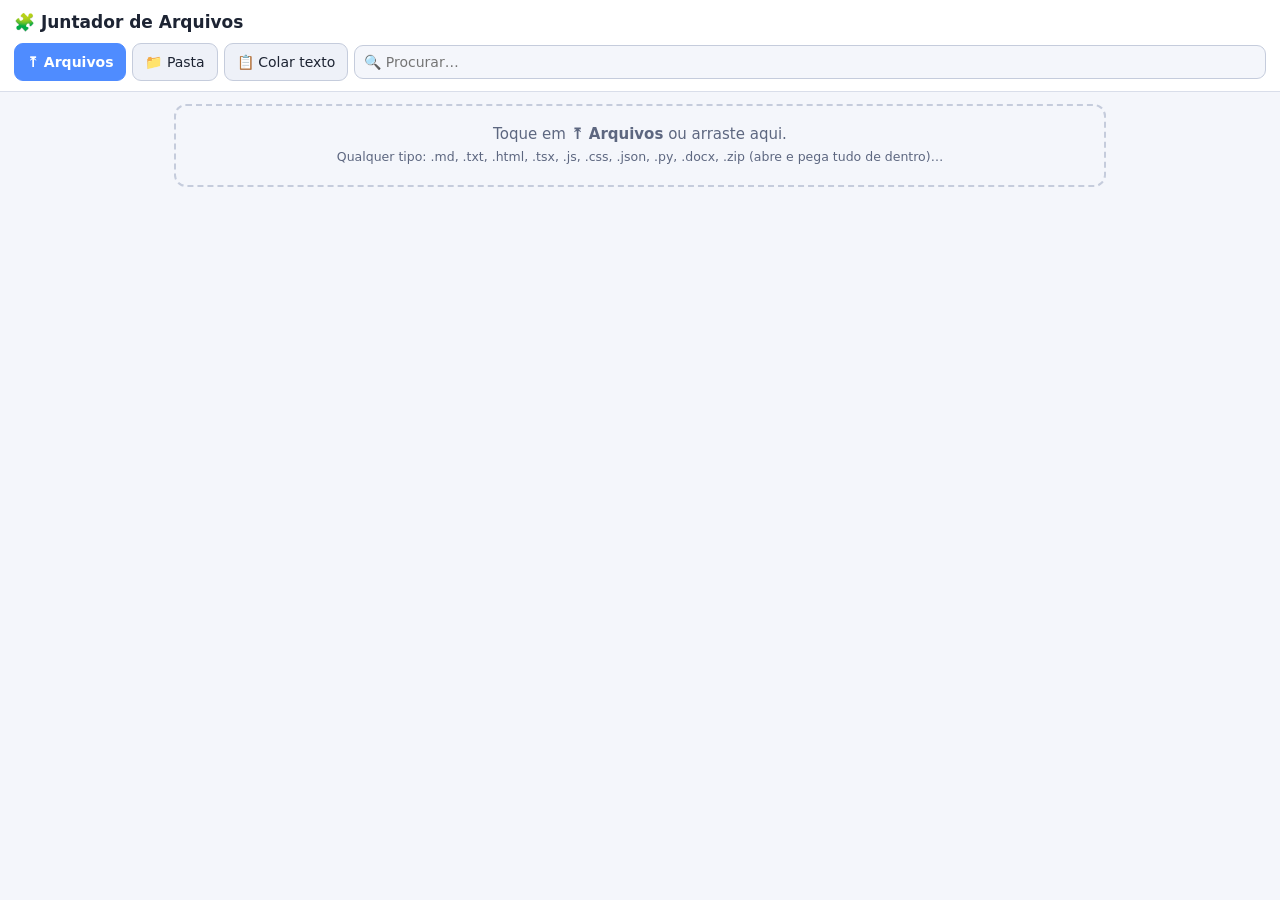
<file: ferramentas/juntador.html>
<!DOCTYPE html>
<html lang="pt-BR">
<head>
<meta charset="utf-8">
<meta name="viewport" content="width=device-width, initial-scale=1, viewport-fit=cover">
<meta name="theme-color" content="#1b2337">
<title>Juntador de Arquivos</title>
<style>
  :root { --bg:#0f1420; --bg2:#151b2b; --bg3:#1b2337; --line:#263048; --line2:#34405e; --tx:#d8deea; --mut:#8592ab; --acc:#4f8cff; --ok:#38c793; --warn:#f2b84b; --bad:#ff6b78; --mono:ui-monospace,"Cascadia Code","JetBrains Mono",Consolas,Menlo,monospace; }
  @media (prefers-color-scheme: light) { :root { --bg:#f4f6fb; --bg2:#ffffff; --bg3:#eef1f8; --line:#d9deea; --line2:#c5ccdc; --tx:#1d2433; --mut:#5d6780; } }
  * { box-sizing: border-box; }
  [hidden] { display: none !important; }
  body { margin: 0; background: var(--bg); color: var(--tx); font: 15px/1.45 system-ui,-apple-system,"Segoe UI",Roboto,sans-serif; }
  header { position: sticky; top: 0; z-index: 10; background: var(--bg2); border-bottom: 1px solid var(--line); padding: 10px 14px; padding-top: max(10px, env(safe-area-inset-top)); }
  header h1 { margin: 0 0 8px; font-size: 17px; }
  main { max-width: 960px; margin: 0 auto; padding: 12px 14px 120px; }
  .row { display: flex; gap: 6px; flex-wrap: wrap; align-items: center; }
  .btn { font: inherit; font-size: 14px; padding: 8px 12px; border-radius: 9px; border: 1px solid var(--line2); background: var(--bg3); color: var(--tx); cursor: pointer; white-space: nowrap; }
  .btn:hover { border-color: var(--acc); }
  .btn.p { background: var(--acc); border-color: var(--acc); color: #fff; font-weight: 600; }
  .btn.s { padding: 4px 9px; font-size: 13px; border-radius: 7px; }
  .btn.d { color: var(--bad); }
  .inp { font: inherit; font-size: 16px; padding: 8px 10px; border-radius: 9px; border: 1px solid var(--line2); background: var(--bg); color: var(--tx); }
  textarea.inp { width: 100%; font-family: var(--mono); font-size: 13px; }
  .muted { color: var(--mut); } .small { font-size: 12.5px; }
  .card { background: var(--bg2); border: 1px solid var(--line); border-radius: 12px; padding: 12px; margin-bottom: 10px; }
  .drop { border: 2px dashed var(--line2); border-radius: 12px; padding: 18px; text-align: center; color: var(--mut); margin-bottom: 10px; }
  .drop.on { border-color: var(--acc); color: var(--tx); }
  .it { background: var(--bg2); border: 1px solid var(--line); border-radius: 10px; margin-bottom: 6px; }
  .it.off { opacity: .5; }
  .it-h { display: flex; align-items: center; gap: 6px; padding: 7px 8px; }
  .it-h input[type=checkbox] { width: 18px; height: 18px; flex-shrink: 0; }
  .nm { flex: 1; min-width: 0; cursor: pointer; }
  .nm b { display: block; font-family: var(--mono); font-size: 13px; word-break: break-all; }
  .nm small { color: var(--mut); font-size: 11.5px; }
  .tag { font-size: 10.5px; padding: 1px 6px; border-radius: 99px; background: var(--bg3); border: 1px solid var(--line2); margin-right: 4px; }
  .mv { display: flex; gap: 3px; flex-shrink: 0; }
  .body { border-top: 1px solid var(--line); padding: 8px; }
  pre.code { margin: 0; white-space: pre-wrap; word-break: break-word; font: 12.5px/1.5 var(--mono); background: var(--bg); border: 1px solid var(--line); border-radius: 8px; padding: 10px; max-height: 70vh; overflow: auto; }
  mark { background: #f2b84b66; color: inherit; border-radius: 2px; }
  .bar { position: fixed; left: 0; right: 0; bottom: 0; background: var(--bg2); border-top: 1px solid var(--line); padding: 8px 14px; padding-bottom: max(8px, env(safe-area-inset-bottom)); z-index: 10; }
  .bar .row { max-width: 960px; margin: 0 auto; }
  .toast { position: fixed; left: 50%; bottom: 80px; transform: translateX(-50%); background: #111827; color: #fff; padding: 9px 14px; border-radius: 10px; font-size: 14px; z-index: 50; max-width: 90vw; text-align: center; }
  .modal { position: fixed; inset: 0; background: rgba(0,0,0,.55); z-index: 40; display: flex; align-items: center; justify-content: center; padding: 14px; }
  .modal > div { background: var(--bg2); border: 1px solid var(--line2); border-radius: 14px; padding: 14px; width: 100%; max-width: 720px; max-height: 90vh; overflow: auto; }
  .opts label { display: flex; gap: 8px; align-items: flex-start; margin: 6px 0; font-size: 14px; }
  .opts input[type=radio], .opts input[type=checkbox] { margin-top: 3px; width: 17px; height: 17px; flex-shrink: 0; }
  details > summary { cursor: pointer; }
</style>
</head>
<body>
<header>
  <h1>🧩 Juntador de Arquivos</h1>
  <div class="row">
    <button class="btn p" id="b-add">⤒ Arquivos</button>
    <button class="btn" id="b-dir">📁 Pasta</button>
    <button class="btn" id="b-paste">📋 Colar texto</button>
    <input class="inp" id="q" placeholder="🔍 Procurar…" style="flex:1;min-width:120px;padding:6px 9px;font-size:14px">
  </div>
  <input type="file" id="f-files" multiple hidden>
  <input type="file" id="f-dir" webkitdirectory multiple hidden>
</header>
<main>
  <div class="drop" id="drop">Toque em <b>⤒ Arquivos</b> ou arraste aqui.<br><span class="small">Qualquer tipo: .md, .txt, .html, .tsx, .js, .css, .json, .py, .docx, .zip (abre e pega tudo de dentro)…</span></div>
  <div class="row small muted" id="resumo" style="margin-bottom:8px"></div>
  <div class="row" id="ordem" hidden style="margin-bottom:8px">
    <span class="small muted">Ordenar:</span>
    <button class="btn s" data-o="nome">Nome A→Z</button>
    <button class="btn s" data-o="tipo">Tipo</button>
    <button class="btn s" data-o="pasta">Pasta</button>
    <button class="btn s" data-o="tam">Tamanho</button>
    <button class="btn s" data-o="inv">Inverter</button>
    <button class="btn s" id="b-todos">☑ Todos</button>
    <button class="btn s" id="b-nenhum">☐ Nenhum</button>
    <button class="btn s d" id="b-limpar">🗑 Limpar tudo</button>
  </div>
  <div id="lista"></div>
</main>
<div class="bar" id="bar" hidden>
  <div class="row">
    <span class="small muted" id="sel"></span>
    <span style="flex:1"></span>
    <button class="btn" id="b-copiar">📋 Copiar tudo</button>
    <button class="btn p" id="b-gerar">⤓ Gerar arquivo único</button>
  </div>
</div>

<script>
(function () {
  'use strict';
  const $ = (s, r) => (r || document).querySelector(s);
  const esc = (s) => String(s == null ? '' : s).replace(/[&<>"']/g, (c) => ({ '&': '&amp;', '<': '&lt;', '>': '&gt;', '"': '&quot;', "'": '&#39;' }[c]));
  let items = [];        // { id, path, text|null, b64|null, size, on, open }
  let q = '';
  const uid = () => Date.now().toString(36) + Math.random().toString(36).slice(2, 7);
  function toast(t, ms) { const el = document.createElement('div'); el.className = 'toast'; el.textContent = t; document.body.appendChild(el); setTimeout(() => el.remove(), ms || 2600); }

  // ── Tipos ───────────────────────────────────────────────────────────────────
  const LANG = { md: 'markdown', markdown: 'markdown', txt: 'text', html: 'html', htm: 'html', css: 'css', scss: 'scss', js: 'javascript', mjs: 'javascript', cjs: 'javascript', jsx: 'jsx', ts: 'typescript', tsx: 'tsx', json: 'json', py: 'python', sh: 'bash', bat: 'bat', ps1: 'powershell', yml: 'yaml', yaml: 'yaml', xml: 'xml', svg: 'svg', sql: 'sql', java: 'java', kt: 'kotlin', gradle: 'groovy', php: 'php', rb: 'ruby', go: 'go', rs: 'rust', c: 'c', h: 'c', cpp: 'cpp', cs: 'csharp', vue: 'vue', svelte: 'svelte', toml: 'toml', ini: 'ini', env: 'text', csv: 'csv', docx: 'text' };
  const ext = (p) => { const b = p.split('/').pop().toLowerCase(); const i = b.lastIndexOf('.'); return i > 0 ? b.slice(i + 1) : ''; };
  const lang = (p) => LANG[ext(p)] || 'text';
  const isTexto = (p) => ['markdown', 'text'].includes(lang(p));
  const BIN = /^(png|jpe?g|gif|webp|ico|bmp|pdf|zip|apk|jar|keystore|jks|mp3|mp4|wav|ogg|webm|woff2?|ttf|otf|eot|exe|dll|so|bin|7z|rar|gz|tgz|mov|avi|psd|xlsx?|pptx?)$/;
  const bytesFmt = (n) => n < 1024 ? n + ' B' : n < 1048576 ? (n / 1024).toFixed(1).replace('.', ',') + ' KB' : (n / 1048576).toFixed(1).replace('.', ',') + ' MB';
  const linhas = (t) => t == null ? 0 : (t.match(/\n/g) || []).length + 1;

  function decode(u8) {
    try { return new TextDecoder('utf-8', { fatal: true }).decode(u8).replace(/^﻿/, ''); }
    catch { return new TextDecoder('windows-1252').decode(u8); }
  }
  function pareceBinario(u8) { const n = Math.min(u8.length, 8000); for (let i = 0; i < n; i++) if (u8[i] === 0) return true; return false; }
  function b64(u8) { let s = ''; for (let i = 0; i < u8.length; i += 0x8000) s += String.fromCharCode.apply(null, u8.subarray(i, i + 0x8000)); return btoa(s); }
  function unb64(s) { const b = atob(s); const u = new Uint8Array(b.length); for (let i = 0; i < b.length; i++) u[i] = b.charCodeAt(i); return u; }

  // ── ZIP: ler (sem biblioteca) ───────────────────────────────────────────────
  async function inflate(u8) {
    if (typeof DecompressionStream === 'undefined') throw new Error('Este navegador não abre .zip compactado. Atualize o navegador.');
    const ds = new DecompressionStream('deflate-raw');
    const out = new Response(new Blob([u8]).stream().pipeThrough(ds));
    return new Uint8Array(await out.arrayBuffer());
  }
  async function lerZip(u8) {
    const dv = new DataView(u8.buffer, u8.byteOffset, u8.byteLength);
    let eocd = -1;
    for (let i = u8.length - 22; i >= Math.max(0, u8.length - 65557); i--) if (dv.getUint32(i, true) === 0x06054b50) { eocd = i; break; }
    if (eocd < 0) throw new Error('.zip inválido ou corrompido');
    let n = dv.getUint16(eocd + 10, true), off = dv.getUint32(eocd + 16, true);
    if (off === 0xffffffff || n === 0xffff) { const loc = eocd - 20; if (loc >= 0 && dv.getUint32(loc, true) === 0x07064b50) { const z = Number(dv.getBigUint64(loc + 8, true)); n = Number(dv.getBigUint64(z + 32, true)); off = Number(dv.getBigUint64(z + 48, true)); } }
    const out = [], utf = new TextDecoder('utf-8'), lat = new TextDecoder('windows-1252');
    let p = off;
    for (let k = 0; k < n; k++) {
      if (dv.getUint32(p, true) !== 0x02014b50) break;
      const flags = dv.getUint16(p + 8, true), method = dv.getUint16(p + 10, true);
      let csize = dv.getUint32(p + 20, true);
      const nl = dv.getUint16(p + 28, true), el = dv.getUint16(p + 30, true), cl = dv.getUint16(p + 32, true);
      let lo = dv.getUint32(p + 42, true);
      const nameB = u8.subarray(p + 46, p + 46 + nl);
      const name = (flags & 0x800) ? utf.decode(nameB) : (() => { try { return new TextDecoder('utf-8', { fatal: true }).decode(nameB); } catch { return lat.decode(nameB); } })();
      if (csize === 0xffffffff || lo === 0xffffffff) { let e = p + 46 + nl; const end = e + el; while (e < end) { const id = dv.getUint16(e, true), sz = dv.getUint16(e + 2, true); if (id === 1) { let q2 = e + 4; if (dv.getUint32(p + 24, true) === 0xffffffff) q2 += 8; if (csize === 0xffffffff) { csize = Number(dv.getBigUint64(q2, true)); q2 += 8; } if (lo === 0xffffffff) lo = Number(dv.getBigUint64(q2, true)); } e += 4 + sz; } }
      p += 46 + nl + el + cl;
      if (name.endsWith('/')) continue;
      const dataStart = lo + 30 + dv.getUint16(lo + 26, true) + dv.getUint16(lo + 28, true);
      const raw = u8.subarray(dataStart, dataStart + csize);
      let data;
      if (method === 0) data = raw.slice();
      else if (method === 8) data = await inflate(raw);
      else { out.push({ name, erro: 'compactação não suportada (' + method + ')' }); continue; }
      out.push({ name, data });
    }
    return out;
  }

  // ── ZIP: escrever (sem compactar, abre em qualquer lugar) ───────────────────
  const CRC = (() => { const t = new Uint32Array(256); for (let n = 0; n < 256; n++) { let c = n; for (let k = 0; k < 8; k++) c = c & 1 ? 0xedb88320 ^ (c >>> 1) : c >>> 1; t[n] = c >>> 0; } return t; })();
  const crc32 = (u8) => { let c = 0xffffffff; for (let i = 0; i < u8.length; i++) c = CRC[(c ^ u8[i]) & 0xff] ^ (c >>> 8); return (c ^ 0xffffffff) >>> 0; };
  function escreverZip(files) {
    const enc = new TextEncoder(), parts = [], central = []; let off = 0;
    for (const f of files) {
      const name = enc.encode(f.name), data = f.data, crc = crc32(data);
      const h = new DataView(new ArrayBuffer(30));
      h.setUint32(0, 0x04034b50, true); h.setUint16(4, 20, true); h.setUint16(6, 0x800, true); h.setUint16(8, 0, true);
      h.setUint32(14, crc, true); h.setUint32(18, data.length, true); h.setUint32(22, data.length, true); h.setUint16(26, name.length, true);
      parts.push(new Uint8Array(h.buffer), name, data);
      const c = new DataView(new ArrayBuffer(46));
      c.setUint32(0, 0x02014b50, true); c.setUint16(4, 20, true); c.setUint16(6, 20, true); c.setUint16(8, 0x800, true);
      c.setUint32(16, crc, true); c.setUint32(20, data.length, true); c.setUint32(24, data.length, true); c.setUint16(28, name.length, true); c.setUint32(42, off, true);
      central.push(new Uint8Array(c.buffer), name);
      off += 30 + name.length + data.length;
    }
    const csize = central.reduce((a, b) => a + b.length, 0);
    const e = new DataView(new ArrayBuffer(22));
    e.setUint32(0, 0x06054b50, true); e.setUint16(8, files.length, true); e.setUint16(10, files.length, true); e.setUint32(12, csize, true); e.setUint32(16, off, true);
    return new Blob(parts.concat(central, [new Uint8Array(e.buffer)]), { type: 'application/zip' });
  }

  // ── Word (.docx): só o texto ────────────────────────────────────────────────
  async function textoDocx(u8) {
    const ents = await lerZip(u8);
    const doc = ents.find((e) => e.name === 'word/document.xml');
    if (!doc || !doc.data) return null;
    const xml = new TextDecoder('utf-8').decode(doc.data);
    return xml.replace(/<w:tab\/>/g, '\t').replace(/<w:br[^>]*\/>/g, '\n').replace(/<\/w:p>/g, '\n').replace(/<[^>]+>/g, '')
      .replace(/&lt;/g, '<').replace(/&gt;/g, '>').replace(/&quot;/g, '"').replace(/&apos;/g, "'").replace(/&amp;/g, '&').replace(/\n{3,}/g, '\n\n').trim();
  }

  // ── Importar ────────────────────────────────────────────────────────────────
  async function addBytes(path, u8) {
    path = path.replace(/\\/g, '/').replace(/^\/+/, '');
    const e = ext(path);
    if (e === 'zip') {
      try {
        const ents = await lerZip(u8);
        const names = ents.map((x) => x.name);
        const raiz = names.length > 1 && names.every((n) => n.includes('/') && n.split('/')[0] === names[0].split('/')[0]) ? names[0].split('/')[0] + '/' : '';
        let n = 0;
        for (const x of ents) {
          if (/(^|\/)(__MACOSX|node_modules|\.git)\//.test(x.name) || /\.DS_Store$/.test(x.name)) continue;
          if (x.erro) { toast(x.name + ': ' + x.erro); continue; }
          await addBytes(x.name.slice(raiz.length), x.data); n++;
        }
        toast('📦 ' + path + ': ' + n + ' arquivo(s)');
      } catch (er) { toast('⚠ ' + path + ': ' + er.message, 5000); }
      return;
    }
    let text = null, bin = null;
    if (e === 'docx') { try { text = await textoDocx(u8); } catch {} bin = b64(u8); } // guarda o original para o .zip
    else if (BIN.test(e) || pareceBinario(u8)) bin = b64(u8);
    else text = decode(u8);
    const ex = items.find((i) => i.path === path);
    const rec = { id: ex ? ex.id : uid(), path, text, b64: bin, size: u8.length, on: true, open: false };
    if (ex) Object.assign(ex, rec); else items.push(rec);
    // Arquivo gerado por este Juntador? Oferece separar de volta.
    if (text && /<!-- arquivo: .+? -->/.test(text) && /<!-- fim: .+? -->/.test(text)) setTimeout(() => oferecerSeparar(rec), 200);
  }
  async function importar(fileList) {
    const files = Array.from(fileList || []);
    if (!files.length) return;
    toast('Lendo ' + files.length + ' arquivo(s)…', 1500);
    for (const f of files) await addBytes(f.webkitRelativePath || f.name, new Uint8Array(await f.arrayBuffer()));
    salvar(); render();
  }
  $('#b-add').onclick = () => $('#f-files').click();
  $('#b-dir').onclick = () => $('#f-dir').click();
  $('#f-files').onchange = (e) => { importar(e.target.files); e.target.value = ''; };
  $('#f-dir').onchange = (e) => { importar(e.target.files); e.target.value = ''; };
  const drop = $('#drop');
  ['dragenter', 'dragover'].forEach((t) => document.addEventListener(t, (e) => { e.preventDefault(); drop.classList.add('on'); }));
  ['dragleave', 'drop'].forEach((t) => document.addEventListener(t, (e) => { e.preventDefault(); if (t === 'drop' || e.target === drop) drop.classList.remove('on'); }));
  document.addEventListener('drop', (e) => importar(e.dataTransfer.files));
  $('#b-paste').onclick = () => {
    modal('<h3 style="margin-top:0">📋 Colar texto</h3><input class="inp" id="pn" placeholder="Nome (ex.: pagina.html ou notas.md)" style="width:100%;margin-bottom:8px"><textarea class="inp" id="pt" rows="12" placeholder="Cole aqui"></textarea><div class="row" style="justify-content:flex-end;margin-top:8px"><button class="btn" data-x="0">Cancelar</button><button class="btn p" data-x="1">Adicionar</button></div>',
      async (m, ok) => { if (!ok) return; const t = $('#pt', m).value; if (!t.trim()) return; let n = $('#pn', m).value.trim() || ('colado-' + (items.length + 1) + '.txt'); if (!ext(n)) n += /^\s*</.test(t) ? '.html' : '.md'; await addBytes(n, new TextEncoder().encode(t)); salvar(); render(); });
  };

  // ── Guardar no aparelho (não perde ao fechar) ──────────────────────────────
  let db = null;
  function idb() { if (db) return db; db = new Promise((res, rej) => { const r = indexedDB.open('juntador', 1); r.onupgradeneeded = () => r.result.createObjectStore('kv'); r.onsuccess = () => res(r.result); r.onerror = () => rej(r.error); }); return db; }
  async function salvar() { try { const d = await idb(); d.transaction('kv', 'readwrite').objectStore('kv').put(items.map(({ open, ...x }) => x), 'items'); } catch {} }
  async function carregar() { try { const d = await idb(); const r = d.transaction('kv').objectStore('kv').get('items'); r.onsuccess = () => { items = (r.result || []).map((x) => Object.assign(x, { open: false })); render(); }; } catch {} }

  // ── Lista ───────────────────────────────────────────────────────────────────
  function realce(t) {
    if (!q) return esc(t);
    const lo = t.toLowerCase(), ql = q.toLowerCase(); let out = '', i = 0, j;
    while ((j = lo.indexOf(ql, i)) >= 0) { out += esc(t.slice(i, j)) + '<mark>' + esc(t.slice(j, j + q.length)) + '</mark>'; i = j + q.length; }
    return out + esc(t.slice(i));
  }
  function render() {
    const vis = items.filter((x) => !q || x.path.toLowerCase().includes(q.toLowerCase()) || (x.text && x.text.toLowerCase().includes(q.toLowerCase())));
    const on = items.filter((x) => x.on);
    $('#ordem').hidden = !items.length; $('#bar').hidden = !items.length; $('#drop').hidden = items.length > 0;
    $('#resumo').textContent = items.length ? items.length + ' arquivo(s) · ' + bytesFmt(items.reduce((a, b) => a + b.size, 0)) + (q ? ' · ' + vis.length + ' com "' + q + '"' : '') : '';
    $('#sel').textContent = on.length + ' marcado(s) · ' + on.reduce((a, b) => a + linhas(b.text), 0).toLocaleString('pt-BR') + ' linhas';
    $('#lista').innerHTML = vis.map((x) => {
      const i = items.indexOf(x), tipo = x.text == null ? 'binário' : lang(x.path);
      const ocorr = q && x.text ? (x.text.toLowerCase().split(q.toLowerCase()).length - 1) : 0;
      return '<div class="it' + (x.on ? '' : ' off') + '" data-id="' + x.id + '"><div class="it-h">' +
        '<input type="checkbox" data-a="on"' + (x.on ? ' checked' : '') + ' title="Entra no arquivo final">' +
        '<div class="nm" data-a="abrir"><b>' + (i + 1) + '. ' + realce(x.path) + '</b><small><span class="tag">' + esc(tipo) + '</span>' + bytesFmt(x.size) + (x.text != null ? ' · ' + linhas(x.text).toLocaleString('pt-BR') + ' linhas' : '') + (ocorr ? ' · ' + ocorr + '× encontrado' : '') + (x.nota ? ' · 📝' : '') + '</small>' + (x.nota && !x.open ? '<small style="display:block">📝 ' + esc(x.nota) + '</small>' : '') + '</div>' +
        '<div class="mv"><button class="btn s" data-a="topo" title="Para o começo">⤒</button><button class="btn s" data-a="sobe" title="Subir">↑</button><button class="btn s" data-a="desce" title="Descer">↓</button><button class="btn s" data-a="mais" title="Mais">⋯</button></div></div>' +
        (x.open ? '<div class="body"><textarea class="inp nota" data-a="nota" rows="2" placeholder="📝 O que esse pedaço faz? De onde veio? (vai junto no arquivo final)" style="font-family:inherit;font-size:14px;margin-bottom:6px">' + esc(x.nota || '') + '</textarea>' + (x.text == null ? '<p class="muted small">Arquivo binário (imagem, PDF, zip…). Vai junto no .zip; no arquivo de texto aparece só o nome.</p>' : '<div class="row" style="margin-bottom:6px"><button class="btn s" data-a="copiar">📋 Copiar este</button><button class="btn s" data-a="editar">✏️ Editar</button></div><pre class="code">' + realce(x.text) + '</pre>') + '</div>' : '') +
        '</div>';
    }).join('');
  }
  $('#q').oninput = (e) => { q = e.target.value.trim(); render(); };
  $('#lista').addEventListener('input', (e) => { if (e.target.dataset.a !== 'nota') return; const it = items.find((x) => x.id === e.target.closest('[data-id]').dataset.id); if (it) { it.nota = e.target.value; salvarLogo(); } });
  let tSalvar; const salvarLogo = () => { clearTimeout(tSalvar); tSalvar = setTimeout(salvar, 600); };
  $('#lista').addEventListener('click', async (e) => {
    const a = e.target.closest('[data-a]'); if (!a) return;
    const it = items.find((x) => x.id === a.closest('[data-id]').dataset.id); if (!it) return;
    const i = items.indexOf(it), act = a.dataset.a;
    if (act === 'on') { it.on = a.checked; salvar(); render(); return; }
    if (act === 'nota') return;
    if (act === 'abrir') it.open = !it.open;
    if (act === 'sobe' && i > 0) [items[i - 1], items[i]] = [items[i], items[i - 1]];
    if (act === 'desce' && i < items.length - 1) [items[i + 1], items[i]] = [items[i], items[i + 1]];
    if (act === 'topo') { items.splice(i, 1); items.unshift(it); }
    if (act === 'copiar') { await copiar(it.text); }
    if (act === 'editar') {
      modal('<h3 style="margin-top:0">✏️ ' + esc(it.path) + '</h3><textarea class="inp" id="et" rows="18"></textarea><div class="row" style="justify-content:flex-end;margin-top:8px"><button class="btn" data-x="0">Cancelar</button><button class="btn p" data-x="1">Salvar</button></div>',
        (m, ok) => { if (ok) { it.text = $('#et', m).value; it.size = new Blob([it.text]).size; salvar(); render(); } }, (m) => { $('#et', m).value = it.text; });
      return;
    }
    if (act === 'mais') {
      modal('<h3 style="margin-top:0">' + esc(it.path) + '</h3><div class="row"><button class="btn" data-x="ren">✏️ Renomear / mudar pasta</button><button class="btn" data-x="pos">🔢 Mudar posição</button><button class="btn" data-x="dup">⧉ Duplicar</button><button class="btn" data-x="dl">⤓ Baixar este</button><button class="btn d" data-x="del">🗑 Tirar da lista</button><button class="btn" data-x="0">Fechar</button></div>',
        async (m, ok, x) => {
          if (x === 'ren') { const n = prompt('Novo nome (pode ter pasta, ex.: src/app.js):', it.path); if (n && n.trim()) it.path = n.trim().replace(/^\/+/, ''); }
          if (x === 'pos') { const n = parseInt(prompt('Posição (1 a ' + items.length + '):', String(i + 1)), 10); if (n >= 1 && n <= items.length) { items.splice(items.indexOf(it), 1); items.splice(n - 1, 0, it); } }
          if (x === 'dup') items.splice(items.indexOf(it) + 1, 0, Object.assign({}, it, { id: uid(), path: it.path.replace(/(\.[^.]+)?$/, '-copia$1'), open: false }));
          if (x === 'dl') baixar(it.path.split('/').pop(), it.b64 ? new Blob([unb64(it.b64)]) : new Blob([it.text || ''], { type: 'text/plain;charset=utf-8' }));
          if (x === 'del') items = items.filter((y) => y !== it);
          salvar(); render();
        });
      return;
    }
    salvar(); render();
  });
  $('#ordem').addEventListener('click', (e) => {
    const b = e.target.closest('[data-o]'); if (!b) return;
    const o = b.dataset.o, cmp = (a, c) => a.localeCompare(c, 'pt', { numeric: true });
    if (o === 'nome') items.sort((a, c) => cmp(a.path.split('/').pop(), c.path.split('/').pop()));
    if (o === 'pasta') items.sort((a, c) => cmp(a.path, c.path));
    if (o === 'tipo') items.sort((a, c) => cmp(lang(a.path), lang(c.path)) || cmp(a.path, c.path));
    if (o === 'tam') items.sort((a, c) => c.size - a.size);
    if (o === 'inv') items.reverse();
    salvar(); render();
  });
  $('#b-todos').onclick = () => { items.forEach((x) => (x.on = true)); salvar(); render(); };
  $('#b-nenhum').onclick = () => { items.forEach((x) => (x.on = false)); salvar(); render(); };
  $('#b-limpar').onclick = () => { if (!confirm('Tirar TODOS os arquivos da lista? (os seus arquivos originais não são apagados)')) return; items = []; salvar(); render(); };

  // ── Gerar o arquivo único ───────────────────────────────────────────────────
  function cerca(t) { let m = 2, r; const re = /`{3,}/g; while ((r = re.exec(t))) m = Math.max(m, r[0].length); return '`'.repeat(m + 1); }
  function arvore(paths) {
    const root = {};
    paths.forEach((p) => { let n = root; p.split('/').forEach((s, i, a) => { n[s] = n[s] || (i === a.length - 1 ? null : {}); if (n[s]) n = n[s]; }); });
    const out = [];
    const walk = (n, pre) => { const ks = Object.keys(n).sort((a, b) => (n[a] === null) - (n[b] === null) || a.localeCompare(b)); ks.forEach((k, i) => { const last = i === ks.length - 1; out.push(pre + (last ? '└── ' : '├── ') + k + (n[k] ? '/' : '')); if (n[k]) walk(n[k], pre + (last ? '    ' : '│   ')); }); };
    walk(root, ''); return out.join('\n');
  }
  function gerarMD(sel, opt) {
    const total = sel.reduce((a, b) => a + linhas(b.text), 0);
    let s = '# ' + (opt.titulo || 'Arquivos juntados') + '\n\n';
    s += '> ' + sel.length + ' arquivo(s) · ' + total.toLocaleString('pt-BR') + ' linhas · gerado em ' + new Date().toLocaleString('pt-BR') + '\n\n';
    if (opt.indice) s += '## Índice\n\n' + sel.map((x, i) => (i + 1) + '. `' + x.path + '`' + (x.text != null ? ' — ' + linhas(x.text) + ' linhas' : ' — binário') + (x.nota ? ' — ' + x.nota.split('\n')[0] : '')).join('\n') + '\n\n';
    if (opt.arvore) s += '## Estrutura\n\n```\n' + arvore(sel.map((x) => x.path)) + '\n```\n\n';
    s += '---\n\n';
    sel.forEach((x, i) => {
      s += '<!-- arquivo: ' + x.path + ' -->\n## ' + (i + 1) + '. ' + x.path + '\n\n' + (x.nota ? '> 📝 ' + x.nota.replace(/\n/g, '\n> ') + '\n\n' : '');
      if (x.text == null) s += '_(arquivo binário, ' + bytesFmt(x.size) + ' — não cabe em texto)_\n\n';
      else if (opt.textoSolto && isTexto(x.path)) s += x.text.replace(/\s+$/, '') + '\n\n';
      else { const f = cerca(x.text); s += f + lang(x.path) + '\n' + x.text.replace(/\n$/, '') + '\n' + f + '\n\n'; }
      s += '<!-- fim: ' + x.path + ' -->\n\n';
    });
    return s;
  }
  function gerarTXT(sel) {
    return sel.filter((x) => x.text != null).map((x) => (x.nota ? '/* 📝 ' + x.path + ': ' + x.nota.replace(/\*\//g, '* /') + ' */\n' : '') + '===== ARQUIVO: ' + x.path + ' =====\n' + x.text.replace(/\n$/, '') + '\n===== FIM: ' + x.path + ' =====').join('\n\n') + '\n';
  }
  function gerarHTML(sel, opt) {
    const dados = JSON.stringify(sel.map((x) => ({ p: x.path, t: x.text, l: lang(x.path), n: x.nota || '' }))).replace(/</g, '\\u003c');
    return '<!DOCTYPE html><html lang="pt-BR"><head><meta charset="utf-8"><meta name="viewport" content="width=device-width,initial-scale=1"><title>' + esc(opt.titulo || 'Arquivos juntados') + '</title>' +
      '<style>body{margin:0;background:#0f1420;color:#d8deea;font:15px/1.45 system-ui,sans-serif}main{max-width:960px;margin:0 auto;padding:14px}h1{font-size:19px}input{width:100%;font-size:16px;padding:9px;border-radius:9px;border:1px solid #34405e;background:#151b2b;color:#d8deea;margin-bottom:10px}nav a{display:block;color:#8fb8ff;font:13px ui-monospace,monospace;padding:2px 0;text-decoration:none}section{background:#151b2b;border:1px solid #263048;border-radius:10px;margin:10px 0}section h2{font:600 13px ui-monospace,monospace;margin:0;padding:9px 10px;display:flex;gap:8px;align-items:center;word-break:break-all}section h2 span{flex:1}button{font:inherit;font-size:13px;padding:4px 10px;border-radius:7px;border:1px solid #34405e;background:#1b2337;color:#d8deea;cursor:pointer}pre{margin:0;padding:10px;border-top:1px solid #263048;white-space:pre-wrap;word-break:break-word;font:12.5px/1.5 ui-monospace,monospace}</style></head><body><main><h1>' + esc(opt.titulo || 'Arquivos juntados') + '</h1><input id="q" placeholder="🔍 Procurar…"><button id="all">📋 Copiar tudo</button><nav id="nav"></nav><div id="l"></div></main>' +
      '<script>const D=' + dados + ';const e=s=>String(s==null?"":s).replace(/[&<>]/g,c=>({"&":"&amp;","<":"&lt;",">":"&gt;"}[c]));' +
      'function cp(t,b){navigator.clipboard.writeText(t).then(()=>{if(b){const o=b.textContent;b.textContent="✓";setTimeout(()=>b.textContent=o,1200)}}).catch(()=>prompt("Copie:",t))}' +
      'function r(){const q=document.getElementById("q").value.toLowerCase();const v=D.map((x,i)=>[x,i]).filter(([x])=>!q||x.p.toLowerCase().includes(q)||(x.t||"").toLowerCase().includes(q));' +
      'document.getElementById("nav").innerHTML=v.map(([x,i])=>\'<a href="#s\'+i+\'">\'+(i+1)+". "+e(x.p)+"</a>").join("");' +
      'document.getElementById("l").innerHTML=v.map(([x,i])=>\'<section id="s\'+i+\'"><h2><span>\'+(i+1)+". "+e(x.p)+\'</span><button data-i="\'+i+\'">📋 Copiar</button></h2>\'+(x.n?\'<div style="padding:0 10px 8px;color:#f2d27a;font-size:13px">📝 \'+e(x.n)+"</div>":"")+\'<pre>\'+(x.t==null?"(arquivo binário)":e(x.t))+"</pre></section>").join("")}' +
      'document.getElementById("q").oninput=r;document.getElementById("l").onclick=ev=>{const b=ev.target.closest("[data-i]");if(b)cp(D[+b.dataset.i].t||"",b)};' +
      'document.getElementById("all").onclick=ev=>cp(D.map(x=>"===== "+x.p+" =====\\n"+(x.t||"(binário)")).join("\\n\\n"),ev.target);r();<\/script></body></html>';
  }
  function zipDosArquivos(sel) {
    const enc = new TextEncoder();
    const files = sel.map((x) => ({ name: x.path, data: x.b64 ? unb64(x.b64) : enc.encode(x.text || '') }));
    const notas = sel.filter((x) => x.nota);
    if (notas.length) files.push({ name: 'LEIA-ME-PEDACOS.md', data: enc.encode('# O que cada pedaço faz\n\n' + notas.map((x) => '- **' + x.path + '** — ' + x.nota.replace(/\n/g, ' ')).join('\n') + '\n') });
    return escreverZip(files);
  }
  function batPastas(sel) {
    const dirs = [...new Set(sel.map((x) => x.path.split('/').slice(0, -1).join('/')).filter(Boolean).flatMap((d) => d.split('/').map((_, i, a) => a.slice(0, i + 1).join('/'))))].sort();
    return '@echo off\r\nchcp 65001 >nul\r\ncd /d "%~dp0"\r\n' + dirs.map((d) => 'if not exist "' + d.replace(/\//g, '\\') + '" mkdir "' + d.replace(/\//g, '\\') + '"').join('\r\n') +
      '\r\n' + sel.map((x) => 'if not exist "' + x.path.replace(/\//g, '\\') + '" type nul > "' + x.path.replace(/\//g, '\\') + '"').join('\r\n') + '\r\necho Pronto: ' + dirs.length + ' pasta(s) e ' + sel.length + ' arquivo(s) vazios criados.\r\npause\r\n';
  }

  $('#b-gerar').onclick = () => {
    const sel = items.filter((x) => x.on);
    if (!sel.length) return toast('Marque pelo menos um arquivo ☑');
    const pref = JSON.parse(localStorage.getItem('juntador:opt') || '{}');
    modal('<h3 style="margin-top:0">⤓ Gerar arquivo único</h3><p class="small muted" style="margin-top:0">' + sel.length + ' arquivo(s), na ordem da lista. Nada é cortado.</p>' +
      '<input class="inp" id="ot" placeholder="Título (opcional)" style="width:100%" value="' + esc(pref.titulo || '') + '">' +
      '<div class="opts"><b class="small">Formato</b>' +
      '<label><input type="radio" name="fmt" value="md" checked> <span><b>.md (Markdown)</b> — um arquivo só, com índice. Código vai em blocos (HTML aparece como código, não vira página).</span></label>' +
      '<label><input type="radio" name="fmt" value="txt"> <span><b>.txt com marcadores</b> <code>===== ARQUIVO: … =====</code> — o ⤵ Montar do Mini SK recria tudo.</span></label>' +
      '<label><input type="radio" name="fmt" value="html"> <span><b>.html para ler</b> — índice, busca e botão Copiar em cada arquivo.</span></label>' +
      '<label><input type="radio" name="fmt" value="zip"> <span><b>.zip</b> — os arquivos separados, com os nomes e pastas da lista.</span></label>' +
      '<label><input type="radio" name="fmt" value="bat"> <span><b>.bat</b> — cria no Windows as pastas e os arquivos vazios dessa estrutura.</span></label>' +
      '<b class="small">Opções do .md</b>' +
      '<label><input type="checkbox" id="oi" ' + (pref.indice !== false ? 'checked' : '') + '> <span>Índice no começo</span></label>' +
      '<label><input type="checkbox" id="oa" ' + (pref.arvore !== false ? 'checked' : '') + '> <span>Desenho da árvore de pastas</span></label>' +
      '<label><input type="checkbox" id="os" ' + (pref.textoSolto !== false ? 'checked' : '') + '> <span>Arquivos .md e .txt entram como texto normal (não em bloco de código)</span></label></div>' +
      '<div class="row" style="justify-content:flex-end;margin-top:10px"><button class="btn" data-x="0">Cancelar</button><button class="btn" data-x="copiar">📋 Copiar</button><button class="btn p" data-x="1">⤓ Baixar</button></div>',
      async (m, ok, x) => {
        if (!ok && x !== 'copiar') return;
        const fmt = (m.querySelector('[name=fmt]:checked') || {}).value || 'md';
        const opt = { titulo: $('#ot', m).value.trim(), indice: $('#oi', m).checked, arvore: $('#oa', m).checked, textoSolto: $('#os', m).checked };
        localStorage.setItem('juntador:opt', JSON.stringify(opt));
        const nome = (opt.titulo || 'juntado').normalize('NFD').replace(/[̀-ͯ]/g, '').replace(/[^\w-]+/g, '-').replace(/^-|-$/g, '').toLowerCase() || 'juntado';
        let blob, texto = null;
        if (fmt === 'md') texto = gerarMD(sel, opt);
        if (fmt === 'txt') texto = gerarTXT(sel);
        if (fmt === 'html') texto = gerarHTML(sel, opt);
        if (fmt === 'bat') texto = batPastas(sel);
        if (x === 'copiar') { if (texto == null) return toast('O .zip não dá para copiar; use Baixar.'); return copiar(texto); }
        blob = fmt === 'zip' ? zipDosArquivos(sel) : new Blob([texto], { type: (fmt === 'html' ? 'text/html' : 'text/plain') + ';charset=utf-8' });
        baixar(nome + '.' + fmt, blob);
        toast('⤓ ' + nome + '.' + fmt + ' (' + bytesFmt(blob.size) + ')');
      });
  };
  $('#b-copiar').onclick = () => { const sel = items.filter((x) => x.on); if (!sel.length) return toast('Marque pelo menos um arquivo ☑'); copiar(gerarMD(sel, { indice: true, arvore: true, textoSolto: true })); };

  // ── Separar de volta (arquivo gerado aqui) ─────────────────────────────────
  function oferecerSeparar(rec) {
    if (!confirm('"' + rec.path + '" foi gerado pelo Juntador. Separar de volta nos arquivos originais?')) return;
    const re = /<!-- arquivo: (.+?) -->\n## [^\n]*\n\n([\s\S]*?)\n*<!-- fim: \1 -->/g; let m, n = 0;
    while ((m = re.exec(rec.text))) {
      let corpo = m[2], nota = '';
      const nm = corpo.match(/^> 📝 ([\s\S]*?)\n\n/); if (nm) { nota = nm[1].replace(/\n> /g, '\n'); corpo = corpo.slice(nm[0].length); }
      const f = corpo.match(/^(`{3,})[^\n]*\n([\s\S]*)\n\1\s*$/);
      if (f) corpo = f[2] + '\n';
      if (/^_\(arquivo binário/.test(corpo)) continue;
      const ex = items.find((i) => i.path === m[1]);
      const r2 = { id: ex ? ex.id : uid(), path: m[1], text: corpo, b64: null, size: new Blob([corpo]).size, on: true, open: false, nota };
      if (ex) Object.assign(ex, r2); else items.push(r2);
      n++;
    }
    items = items.filter((i) => i !== rec);
    salvar(); render(); toast('✂️ Separado em ' + n + ' arquivo(s)');
  }

  // ── Utilidades ──────────────────────────────────────────────────────────────
  async function copiar(t) {
    try { await navigator.clipboard.writeText(t); toast('📋 Copiado (' + linhas(t).toLocaleString('pt-BR') + ' linhas)'); }
    catch { const ta = document.createElement('textarea'); ta.value = t; document.body.appendChild(ta); ta.select(); try { document.execCommand('copy'); toast('📋 Copiado'); } catch { toast('Não deu para copiar; use Baixar.'); } ta.remove(); }
  }
  function baixar(nome, blob) { const a = document.createElement('a'); a.href = URL.createObjectURL(blob); a.download = nome; document.body.appendChild(a); a.click(); a.remove(); setTimeout(() => URL.revokeObjectURL(a.href), 3000); }
  function modal(html, done, init) {
    const w = document.createElement('div'); w.className = 'modal'; w.innerHTML = '<div>' + html + '</div>'; document.body.appendChild(w);
    if (init) init(w);
    w.addEventListener('click', (e) => { const b = e.target.closest('[data-x]'); if (!b && e.target !== w) return; const x = b ? b.dataset.x : '0'; w.remove(); done(w, x === '1', x); });
  }

  carregar();
})();
</script>
</body>
</html>
</file>
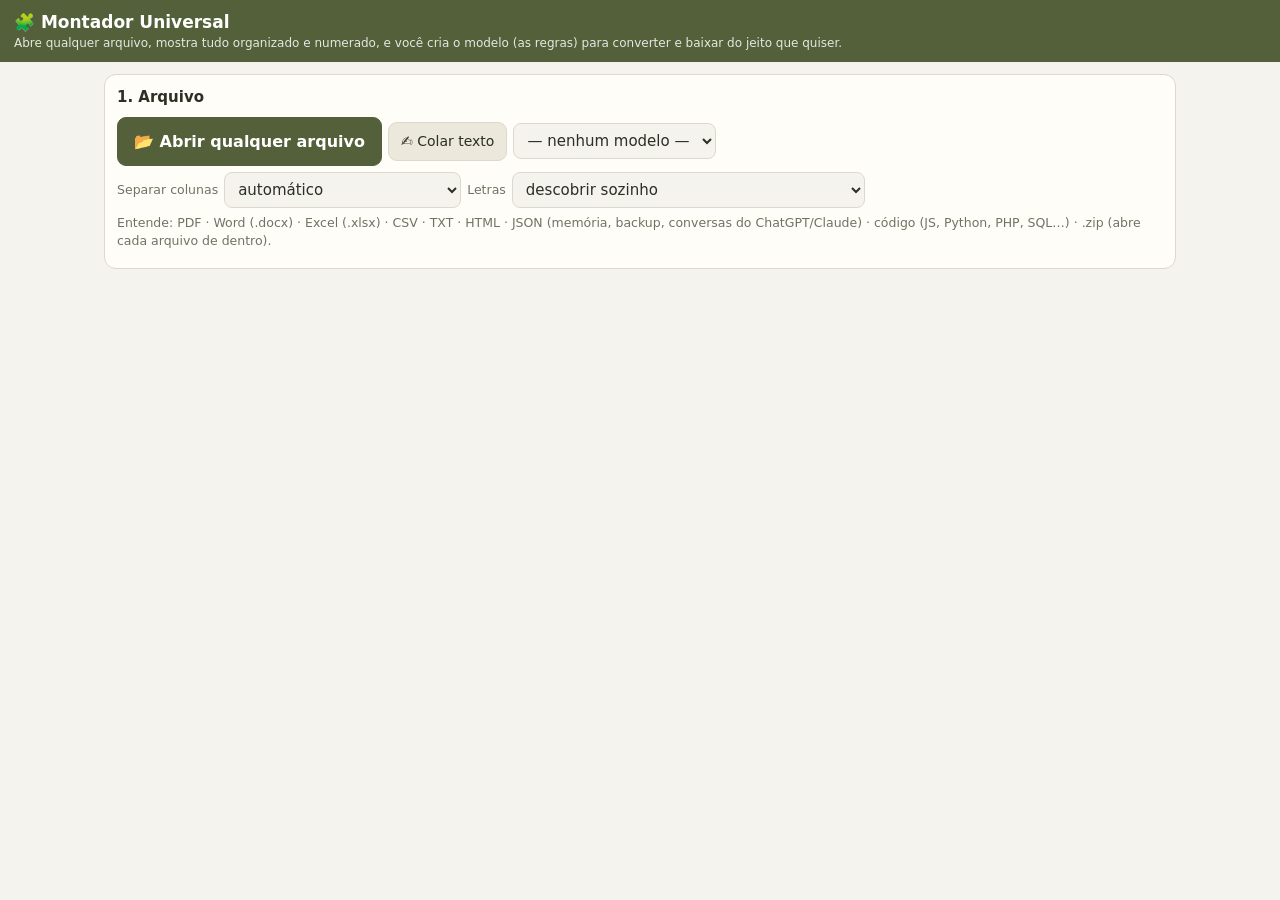
<file: ferramentas/montador.html>
<!DOCTYPE html>
<html lang="pt-BR">
<head>
<meta charset="utf-8">
<meta name="viewport" content="width=device-width, initial-scale=1, viewport-fit=cover">
<meta name="theme-color" content="#53603a">
<title>Montador Universal</title>
<style>/* css/app.css */

  :root { --bg:#f5f3ee; --bg2:#fffdf8; --bg3:#ece8dc; --line:#ddd8cb; --tx:#2c2f24; --mut:#6f7363; --acc:#53603a; --acc2:#66764a; --ok:#2f7d4f; --bad:#b3261e; --warn:#a86a12; --mono:ui-monospace,"Cascadia Code",Consolas,Menlo,monospace; }
  @media (prefers-color-scheme: dark) { :root { --bg:#15170f; --bg2:#1d2016; --bg3:#2a2e20; --line:#343929; --tx:#e8e6dc; --mut:#a3a690; --acc:#9db36d; --acc2:#b4c98a; } }
  * { box-sizing: border-box; } [hidden] { display: none !important; }
  body { margin: 0; background: var(--bg); color: var(--tx); font: 15px/1.45 system-ui,-apple-system,"Segoe UI",Roboto,sans-serif; }
  header { position: sticky; top: 0; z-index: 6; background: var(--acc); color: #fff; padding: 10px 14px; padding-top: max(10px, env(safe-area-inset-top)); }
  header h1 { margin: 0; font-size: 17px; }
  header .sub { font-size: 12px; opacity: .85; }
  main { max-width: 1100px; margin: 0 auto; padding: 12px 14px 80px; }
  .card { background: var(--bg2); border: 1px solid var(--line); border-radius: 12px; padding: 12px; margin-bottom: 10px; }
  .card h2 { font-size: 15px; margin: 0 0 8px; }
  .row { display: flex; gap: 6px; flex-wrap: wrap; align-items: center; }
  .btn { font: inherit; font-size: 14px; padding: 8px 12px; border-radius: 9px; border: 1px solid var(--line); background: var(--bg3); color: var(--tx); cursor: pointer; white-space: nowrap; }
  .btn.p { background: var(--acc); border-color: var(--acc); color: #fff; font-weight: 600; }
  .btn.s { padding: 4px 9px; font-size: 13px; }
  .btn.d { color: var(--bad); }
  .inp, select.inp { font: inherit; font-size: 15px; padding: 7px 9px; border-radius: 8px; border: 1px solid var(--line); background: var(--bg); color: var(--tx); }
  .muted { color: var(--mut); } .small { font-size: 12.5px; }
  .msg { padding: 9px 12px; border-radius: 9px; font-size: 14px; margin: 8px 0; white-space: pre-wrap; }
  .msg.err { background: #b3261e1a; color: var(--bad); } .msg.ok { background: #2f7d4f1a; color: var(--ok); }
  .tabs { display: flex; gap: 4px; flex-wrap: wrap; margin-bottom: 8px; }
  .tab { font: inherit; font-size: 13.5px; padding: 6px 12px; border-radius: 99px; border: 1px solid var(--line); background: var(--bg3); color: var(--tx); cursor: pointer; }
  .tab.on { background: var(--acc); border-color: var(--acc); color: #fff; }
  .scroll { overflow: auto; max-height: 65vh; border: 1px solid var(--line); border-radius: 10px; background: var(--bg2); }
  table { border-collapse: collapse; font-size: 12.5px; width: max-content; min-width: 100%; }
  th, td { border-bottom: 1px solid var(--line); padding: 4px 7px; text-align: left; vertical-align: top; white-space: pre; }
  th { position: sticky; top: 0; background: var(--bg3); z-index: 1; font-weight: 600; }
  td.n { color: var(--mut); font-family: var(--mono); font-size: 11px; text-align: right; }
  td.c { font-family: var(--mono); }
  tr.ign td { opacity: .35; text-decoration: line-through; }
  tr.dado td { background: #2f7d4f14; }
  tr.ctx td { background: #a86a1214; }
  tr.pick { cursor: pointer; } tr.pick:hover td { background: #53603a22; }
  .tipo { font-size: 10px; padding: 0 5px; border-radius: 5px; background: var(--bg3); border: 1px solid var(--line); margin-left: 3px; font-family: system-ui; }
  .regra { border: 1px solid var(--line); border-radius: 10px; padding: 8px; margin-bottom: 6px; background: var(--bg); }
  .regra .row { margin-top: 4px; }
  .grid2 { display: grid; gap: 8px; grid-template-columns: 1fr; } @media (min-width: 720px) { .grid2 { grid-template-columns: 1fr 1fr; } }
  textarea.inp { width: 100%; font-family: var(--mono); font-size: 13px; }
  .pill { font-size: 11px; padding: 1px 7px; border-radius: 99px; background: var(--bg3); border: 1px solid var(--line); }
  .modal { position: fixed; inset: 0; background: rgba(0,0,0,.5); z-index: 30; display: flex; align-items: center; justify-content: center; padding: 14px; }
  .modal > div { background: var(--bg2); border: 1px solid var(--line); border-radius: 14px; padding: 14px; width: 100%; max-width: 640px; max-height: 90vh; overflow: auto; }

/* ── Montador Universal ── */
.btn.g { font-size: 16px; padding: 12px 16px; }
.chips { display: flex; gap: 4px; flex-wrap: wrap; }
.chip { font-size: 12px; padding: 2px 8px; border-radius: 99px; background: var(--bg3); border: 1px solid var(--line); }
.itens .it { display: flex; gap: 8px; align-items: center; padding: 8px; border-bottom: 1px solid var(--line); }
.itens .it .nm { flex: 1; min-width: 0; overflow-wrap: anywhere; font-family: var(--mono); font-size: 13px; }
.itens .it input[type=checkbox] { width: 20px; height: 20px; }
.modelo-card { border: 1px solid var(--line); border-radius: 10px; padding: 8px; margin-bottom: 6px; background: var(--bg); }
pre.texto { white-space: pre-wrap; overflow-wrap: anywhere; font: 12.5px/1.5 var(--mono); padding: 8px; margin: 0; }
@media (max-width: 600px) { .btn { white-space: normal; } }

</style>
</head>
<body>
<header><h1>🧩 Montador Universal</h1><div class="sub">Abre qualquer arquivo, mostra tudo organizado e numerado, e você cria o modelo (as regras) para converter e baixar do jeito que quiser.</div></header>
<main>
  <div class="card">
    <h2>1. Arquivo</h2>
    <div class="row">
      <button class="btn p g" id="b-abrir">📂 Abrir qualquer arquivo</button>
      <button class="btn" id="b-txt">✍️ Colar texto</button>
      <select class="inp" id="padrao-sel" title="Modelo salvo"><option value="">— nenhum modelo —</option></select>
    </div>
    <input type="file" id="f-arq" hidden>
    <div class="row small muted" style="margin-top:6px">
      <label class="row">Separar colunas <select class="inp" id="op-sep-ent"><option value="auto">automático</option><option value="tab">TAB</option><option value=";">;</option><option value=",">,</option><option value="|">|</option><option value="esp">2+ espaços</option><option value="nao">não separar (linha inteira)</option></select></label>
      <label class="row">Letras <select class="inp" id="op-letras"><option value="auto">descobrir sozinho</option><option value="utf-8">UTF-8</option><option value="windows-1252">Windows-1252 / Latin-1 (acentos antigos)</option><option value="utf-16le">UTF-16</option></select></label>
    </div>
    <p class="small muted" style="margin:6px 0 0">Entende: PDF · Word (.docx) · Excel (.xlsx) · CSV · TXT · HTML · JSON (memória, backup, conversas do ChatGPT/Claude) · código (JS, Python, PHP, SQL…) · .zip (abre cada arquivo de dentro).</p>
    <div class="small" id="doc-info" style="margin-top:6px"></div>
    <div id="status"></div>
  </div>

  <div id="area" hidden>
    <div class="tabs" id="tabs">
      <button class="tab" data-t="itens" id="tab-itens" hidden>📁 Itens</button>
      <button class="tab on" data-t="linhas">🔢 Linhas</button>
      <button class="tab" data-t="original">👁 Original</button>
      <button class="tab" data-t="regras">🧩 Regras</button>
      <button class="tab" data-t="resultado">✅ Resultado</button>
      <button class="tab" data-t="exportar">⤓ Converter e baixar</button>
      <button class="tab" data-t="modelos">📚 Modelos</button>
    </div>

    <div data-p="itens" hidden>
      <div class="row small" style="margin-bottom:6px">
        <input class="inp" id="it-q" placeholder="🔍 Procurar pelo nome…" style="flex:1;min-width:140px">
        <button class="btn s" id="it-todos">☑ Todos</button><button class="btn s" id="it-nenhum">☐ Nenhum</button>
        <button class="btn s p" id="it-zip">⬇ Baixar marcados (.zip)</button>
      </div>
      <div class="scroll itens" id="v-itens"></div>
    </div>

    <div data-p="linhas">
      <div class="row small muted" style="margin-bottom:6px">
        <span>Toque numa linha para dizer o que ela é (dado, cabeçalho, ignorar).</span>
        <label class="row"><input type="checkbox" id="so-pag"> separar por página</label>
        <label class="row" id="gap-box">Junção de colunas (PDF) <input class="inp" id="gap" type="number" min="1" max="30" step="0.5" style="width:70px"></label>
        <input class="inp" id="q" placeholder="🔍 Procurar…" style="flex:1;min-width:120px">
      </div>
      <div class="scroll" id="v-linhas"></div>
    </div>

    <div data-p="original" hidden>
      <p class="small muted" style="margin-top:0">O texto como foi lido (com as letras/acentos corrigidos). Serve para conferir.</p>
      <div class="row" style="margin-bottom:6px"><button class="btn s" id="b-orig-baixar">⤓ Baixar este texto (.txt UTF-8)</button></div>
      <div class="scroll"><pre class="texto" id="v-orig"></pre></div>
    </div>

    <div data-p="regras" hidden>
      <div class="card">
        <div class="row" style="justify-content:space-between"><h2 style="margin:0">Regras do modelo</h2>
          <div class="row"><button class="btn s" id="r-add-dado">＋ Linha de dados</button><button class="btn s" id="r-add-todas">＋ Toda linha vira registro</button><button class="btn s" id="r-add-ign">＋ Ignorar linhas</button><button class="btn s" id="r-add-ctx">＋ Valor de cabeçalho</button><button class="btn s" id="r-add-re">＋ Padrão de texto (avançado)</button></div></div>
        <p class="small muted">As regras são testadas de cima para baixo, em cada linha. <b>Ignorar</b> tira cabeçalho/rodapé. <b>Linha de dados</b> vira um registro. <b>Toda linha vira registro</b> é para planilha/CSV/JSON (usa os nomes das colunas). <b>Valor de cabeçalho</b> (ex.: o órgão, o vínculo) vale para as linhas de dados que vêm depois.</p>
        <div id="v-regras"></div>
        <div class="grid2" style="margin-top:8px">
          <label class="small">Moeda (para valores de INSS/CTC)
            <select class="inp" id="op-moeda" style="width:100%"><option value="nao">Não usar moeda</option><option value="data">Descobrir pela data (antes do Real: Cr$, Cz$, NCz$, CR$)</option><option value="texto">Só se estiver escrita no documento</option></select></label>
          <label class="small">Formato da competência na saída
            <select class="inp" id="op-comp" style="width:100%"><option value="MM/AAAA">MM/AAAA (01/2001)</option><option value="AAAA-MM">AAAA-MM (2001-01)</option><option value="DD/MM/AAAA">01/MM/AAAA</option></select></label>
        </div>
      </div>
    </div>

    <div data-p="resultado" hidden>
      <div class="row small muted" style="margin-bottom:6px" id="res-info"></div>
      <div class="scroll" id="v-res"></div>
    </div>

    <div data-p="exportar" hidden>
      <div class="card">
        <h2>Converter para</h2>
        <div class="row" style="margin-bottom:8px" id="fmts">
          <label class="row"><input type="radio" name="fmt" value="csv" checked> Planilha (.csv)</label>
          <label class="row"><input type="radio" name="fmt" value="json"> JSON</label>
          <label class="row"><input type="radio" name="fmt" value="md"> Tabela em texto (.md)</label>
          <label class="row"><input type="radio" name="fmt" value="html"> Página (.html) / PDF</label>
          <label class="row"><input type="radio" name="fmt" value="modelo"> Meu formato</label>
        </div>
        <div id="modelo-box" hidden>
          <p class="small muted" style="margin-top:0">Escreva como cada registro deve sair. Use os campos entre chaves. Ex.: <code>{competencia};{valor};{moeda}</code> · <code>\n</code> = quebra de linha.</p>
          <label class="small">Começo (opcional)<input class="inp" id="m-cab" style="width:100%" placeholder="Competência;Remuneração;Moeda"></label>
          <label class="small">Cada registro<input class="inp" id="m-lin" style="width:100%;font-family:var(--mono)" placeholder="{competencia};{valor};{moeda}"></label>
          <label class="small">Fim (opcional)<input class="inp" id="m-fim" style="width:100%"></label>
          <label class="small">Extensão do arquivo <input class="inp" id="m-ext" value="txt" style="width:90px"></label>
          <div class="small muted" id="m-campos"></div>
        </div>
        <div class="row" style="margin-top:8px">
          <label class="row small">Decimal <select class="inp" id="o-dec"><option value=",">vírgula (1234,56)</option><option value=".">ponto (1234.56)</option></select></label>
          <label class="row small">Separador do .csv <select class="inp" id="o-sep"><option value=";">;</option><option value=",">,</option><option value="\t">tab</option></select></label>
          <label class="row small">Letras do arquivo <select class="inp" id="o-letras"><option value="utf-8-bom">UTF-8 com BOM (abre certo no Excel)</option><option value="utf-8">UTF-8 (padrão de tudo)</option><option value="windows-1252">Windows-1252 (programas antigos)</option></select></label>
        </div>
        <div class="row" style="margin-top:10px"><button class="btn" id="b-copiar">📋 Copiar</button><button class="btn p" id="b-baixar">⤓ Baixar</button><button class="btn" id="b-imprimir">🖨 Imprimir / salvar PDF</button><label class="row small"><input type="checkbox" id="o-compart"> 📤 compartilhar em vez de baixar</label></div>
        <pre class="scroll" id="previa" style="margin-top:8px;padding:8px;font:12px/1.5 var(--mono);white-space:pre"></pre>
      </div>
    </div>

    <div data-p="modelos" hidden>
      <div class="card">
        <h2>📚 Modelos</h2>
        <p class="small muted">Um <b>modelo</b> guarda as regras e o formato de saída de um tipo de documento (ex.: "CNIS", "CTC Estado de MG", "Memória do Mini SK"). Da próxima vez: abra o arquivo e escolha o modelo lá em cima.</p>
        <div class="row">
          <input class="inp" id="padrao-nome" placeholder="Nome do modelo (ex.: CTC Estado de MG)" style="flex:1;min-width:180px">
          <button class="btn p" id="padrao-salvar">💾 Salvar modelo</button>
          <button class="btn" id="padrao-exp">⤓ Exportar</button>
          <button class="btn" id="padrao-imp">⤒ Importar</button>
          <input type="file" id="f-padrao" accept=".json" hidden>
        </div>
        <input class="inp" id="padrao-desc" placeholder="Para que serve (opcional)" style="width:100%;margin-top:6px">
        <div id="v-modelos" style="margin-top:10px"></div>
      </div>
    </div>
  </div>
</main>
<script>
/* lib/jszip.min.js */
/*!

JSZip v3.10.1 - A JavaScript class for generating and reading zip files
<http://stuartk.com/jszip>

(c) 2009-2016 Stuart Knightley <stuart [at] stuartk.com>
Dual licenced under the MIT license or GPLv3. See https://raw.github.com/Stuk/jszip/main/LICENSE.markdown.

JSZip uses the library pako released under the MIT license :
https://github.com/nodeca/pako/blob/main/LICENSE
*/

!function(e){if("object"==typeof exports&&"undefined"!=typeof module)module.exports=e();else if("function"==typeof define&&define.amd)define([],e);else{("undefined"!=typeof window?window:"undefined"!=typeof global?global:"undefined"!=typeof self?self:this).JSZip=e()}}(function(){return function s(a,o,h){function u(r,e){if(!o[r]){if(!a[r]){var t="function"==typeof require&&require;if(!e&&t)return t(r,!0);if(l)return l(r,!0);var n=new Error("Cannot find module '"+r+"'");throw n.code="MODULE_NOT_FOUND",n}var i=o[r]={exports:{}};a[r][0].call(i.exports,function(e){var t=a[r][1][e];return u(t||e)},i,i.exports,s,a,o,h)}return o[r].exports}for(var l="function"==typeof require&&require,e=0;e<h.length;e++)u(h[e]);return u}({1:[function(e,t,r){"use strict";var d=e("./utils"),c=e("./support"),p="ABCDEFGHIJKLMNOPQRSTUVWXYZabcdefghijklmnopqrstuvwxyz0123456789+/=";r.encode=function(e){for(var t,r,n,i,s,a,o,h=[],u=0,l=e.length,f=l,c="string"!==d.getTypeOf(e);u<e.length;)f=l-u,n=c?(t=e[u++],r=u<l?e[u++]:0,u<l?e[u++]:0):(t=e.charCodeAt(u++),r=u<l?e.charCodeAt(u++):0,u<l?e.charCodeAt(u++):0),i=t>>2,s=(3&t)<<4|r>>4,a=1<f?(15&r)<<2|n>>6:64,o=2<f?63&n:64,h.push(p.charAt(i)+p.charAt(s)+p.charAt(a)+p.charAt(o));return h.join("")},r.decode=function(e){var t,r,n,i,s,a,o=0,h=0,u="data:";if(e.substr(0,u.length)===u)throw new Error("Invalid base64 input, it looks like a data url.");var l,f=3*(e=e.replace(/[^A-Za-z0-9+/=]/g,"")).length/4;if(e.charAt(e.length-1)===p.charAt(64)&&f--,e.charAt(e.length-2)===p.charAt(64)&&f--,f%1!=0)throw new Error("Invalid base64 input, bad content length.");for(l=c.uint8array?new Uint8Array(0|f):new Array(0|f);o<e.length;)t=p.indexOf(e.charAt(o++))<<2|(i=p.indexOf(e.charAt(o++)))>>4,r=(15&i)<<4|(s=p.indexOf(e.charAt(o++)))>>2,n=(3&s)<<6|(a=p.indexOf(e.charAt(o++))),l[h++]=t,64!==s&&(l[h++]=r),64!==a&&(l[h++]=n);return l}},{"./support":30,"./utils":32}],2:[function(e,t,r){"use strict";var n=e("./external"),i=e("./stream/DataWorker"),s=e("./stream/Crc32Probe"),a=e("./stream/DataLengthProbe");function o(e,t,r,n,i){this.compressedSize=e,this.uncompressedSize=t,this.crc32=r,this.compression=n,this.compressedContent=i}o.prototype={getContentWorker:function(){var e=new i(n.Promise.resolve(this.compressedContent)).pipe(this.compression.uncompressWorker()).pipe(new a("data_length")),t=this;return e.on("end",function(){if(this.streamInfo.data_length!==t.uncompressedSize)throw new Error("Bug : uncompressed data size mismatch")}),e},getCompressedWorker:function(){return new i(n.Promise.resolve(this.compressedContent)).withStreamInfo("compressedSize",this.compressedSize).withStreamInfo("uncompressedSize",this.uncompressedSize).withStreamInfo("crc32",this.crc32).withStreamInfo("compression",this.compression)}},o.createWorkerFrom=function(e,t,r){return e.pipe(new s).pipe(new a("uncompressedSize")).pipe(t.compressWorker(r)).pipe(new a("compressedSize")).withStreamInfo("compression",t)},t.exports=o},{"./external":6,"./stream/Crc32Probe":25,"./stream/DataLengthProbe":26,"./stream/DataWorker":27}],3:[function(e,t,r){"use strict";var n=e("./stream/GenericWorker");r.STORE={magic:"\0\0",compressWorker:function(){return new n("STORE compression")},uncompressWorker:function(){return new n("STORE decompression")}},r.DEFLATE=e("./flate")},{"./flate":7,"./stream/GenericWorker":28}],4:[function(e,t,r){"use strict";var n=e("./utils");var o=function(){for(var e,t=[],r=0;r<256;r++){e=r;for(var n=0;n<8;n++)e=1&e?3988292384^e>>>1:e>>>1;t[r]=e}return t}();t.exports=function(e,t){return void 0!==e&&e.length?"string"!==n.getTypeOf(e)?function(e,t,r,n){var i=o,s=n+r;e^=-1;for(var a=n;a<s;a++)e=e>>>8^i[255&(e^t[a])];return-1^e}(0|t,e,e.length,0):function(e,t,r,n){var i=o,s=n+r;e^=-1;for(var a=n;a<s;a++)e=e>>>8^i[255&(e^t.charCodeAt(a))];return-1^e}(0|t,e,e.length,0):0}},{"./utils":32}],5:[function(e,t,r){"use strict";r.base64=!1,r.binary=!1,r.dir=!1,r.createFolders=!0,r.date=null,r.compression=null,r.compressionOptions=null,r.comment=null,r.unixPermissions=null,r.dosPermissions=null},{}],6:[function(e,t,r){"use strict";var n=null;n="undefined"!=typeof Promise?Promise:e("lie"),t.exports={Promise:n}},{lie:37}],7:[function(e,t,r){"use strict";var n="undefined"!=typeof Uint8Array&&"undefined"!=typeof Uint16Array&&"undefined"!=typeof Uint32Array,i=e("pako"),s=e("./utils"),a=e("./stream/GenericWorker"),o=n?"uint8array":"array";function h(e,t){a.call(this,"FlateWorker/"+e),this._pako=null,this._pakoAction=e,this._pakoOptions=t,this.meta={}}r.magic="\b\0",s.inherits(h,a),h.prototype.processChunk=function(e){this.meta=e.meta,null===this._pako&&this._createPako(),this._pako.push(s.transformTo(o,e.data),!1)},h.prototype.flush=function(){a.prototype.flush.call(this),null===this._pako&&this._createPako(),this._pako.push([],!0)},h.prototype.cleanUp=function(){a.prototype.cleanUp.call(this),this._pako=null},h.prototype._createPako=function(){this._pako=new i[this._pakoAction]({raw:!0,level:this._pakoOptions.level||-1});var t=this;this._pako.onData=function(e){t.push({data:e,meta:t.meta})}},r.compressWorker=function(e){return new h("Deflate",e)},r.uncompressWorker=function(){return new h("Inflate",{})}},{"./stream/GenericWorker":28,"./utils":32,pako:38}],8:[function(e,t,r){"use strict";function A(e,t){var r,n="";for(r=0;r<t;r++)n+=String.fromCharCode(255&e),e>>>=8;return n}function n(e,t,r,n,i,s){var a,o,h=e.file,u=e.compression,l=s!==O.utf8encode,f=I.transformTo("string",s(h.name)),c=I.transformTo("string",O.utf8encode(h.name)),d=h.comment,p=I.transformTo("string",s(d)),m=I.transformTo("string",O.utf8encode(d)),_=c.length!==h.name.length,g=m.length!==d.length,b="",v="",y="",w=h.dir,k=h.date,x={crc32:0,compressedSize:0,uncompressedSize:0};t&&!r||(x.crc32=e.crc32,x.compressedSize=e.compressedSize,x.uncompressedSize=e.uncompressedSize);var S=0;t&&(S|=8),l||!_&&!g||(S|=2048);var z=0,C=0;w&&(z|=16),"UNIX"===i?(C=798,z|=function(e,t){var r=e;return e||(r=t?16893:33204),(65535&r)<<16}(h.unixPermissions,w)):(C=20,z|=function(e){return 63&(e||0)}(h.dosPermissions)),a=k.getUTCHours(),a<<=6,a|=k.getUTCMinutes(),a<<=5,a|=k.getUTCSeconds()/2,o=k.getUTCFullYear()-1980,o<<=4,o|=k.getUTCMonth()+1,o<<=5,o|=k.getUTCDate(),_&&(v=A(1,1)+A(B(f),4)+c,b+="up"+A(v.length,2)+v),g&&(y=A(1,1)+A(B(p),4)+m,b+="uc"+A(y.length,2)+y);var E="";return E+="\n\0",E+=A(S,2),E+=u.magic,E+=A(a,2),E+=A(o,2),E+=A(x.crc32,4),E+=A(x.compressedSize,4),E+=A(x.uncompressedSize,4),E+=A(f.length,2),E+=A(b.length,2),{fileRecord:R.LOCAL_FILE_HEADER+E+f+b,dirRecord:R.CENTRAL_FILE_HEADER+A(C,2)+E+A(p.length,2)+"\0\0\0\0"+A(z,4)+A(n,4)+f+b+p}}var I=e("../utils"),i=e("../stream/GenericWorker"),O=e("../utf8"),B=e("../crc32"),R=e("../signature");function s(e,t,r,n){i.call(this,"ZipFileWorker"),this.bytesWritten=0,this.zipComment=t,this.zipPlatform=r,this.encodeFileName=n,this.streamFiles=e,this.accumulate=!1,this.contentBuffer=[],this.dirRecords=[],this.currentSourceOffset=0,this.entriesCount=0,this.currentFile=null,this._sources=[]}I.inherits(s,i),s.prototype.push=function(e){var t=e.meta.percent||0,r=this.entriesCount,n=this._sources.length;this.accumulate?this.contentBuffer.push(e):(this.bytesWritten+=e.data.length,i.prototype.push.call(this,{data:e.data,meta:{currentFile:this.currentFile,percent:r?(t+100*(r-n-1))/r:100}}))},s.prototype.openedSource=function(e){this.currentSourceOffset=this.bytesWritten,this.currentFile=e.file.name;var t=this.streamFiles&&!e.file.dir;if(t){var r=n(e,t,!1,this.currentSourceOffset,this.zipPlatform,this.encodeFileName);this.push({data:r.fileRecord,meta:{percent:0}})}else this.accumulate=!0},s.prototype.closedSource=function(e){this.accumulate=!1;var t=this.streamFiles&&!e.file.dir,r=n(e,t,!0,this.currentSourceOffset,this.zipPlatform,this.encodeFileName);if(this.dirRecords.push(r.dirRecord),t)this.push({data:function(e){return R.DATA_DESCRIPTOR+A(e.crc32,4)+A(e.compressedSize,4)+A(e.uncompressedSize,4)}(e),meta:{percent:100}});else for(this.push({data:r.fileRecord,meta:{percent:0}});this.contentBuffer.length;)this.push(this.contentBuffer.shift());this.currentFile=null},s.prototype.flush=function(){for(var e=this.bytesWritten,t=0;t<this.dirRecords.length;t++)this.push({data:this.dirRecords[t],meta:{percent:100}});var r=this.bytesWritten-e,n=function(e,t,r,n,i){var s=I.transformTo("string",i(n));return R.CENTRAL_DIRECTORY_END+"\0\0\0\0"+A(e,2)+A(e,2)+A(t,4)+A(r,4)+A(s.length,2)+s}(this.dirRecords.length,r,e,this.zipComment,this.encodeFileName);this.push({data:n,meta:{percent:100}})},s.prototype.prepareNextSource=function(){this.previous=this._sources.shift(),this.openedSource(this.previous.streamInfo),this.isPaused?this.previous.pause():this.previous.resume()},s.prototype.registerPrevious=function(e){this._sources.push(e);var t=this;return e.on("data",function(e){t.processChunk(e)}),e.on("end",function(){t.closedSource(t.previous.streamInfo),t._sources.length?t.prepareNextSource():t.end()}),e.on("error",function(e){t.error(e)}),this},s.prototype.resume=function(){return!!i.prototype.resume.call(this)&&(!this.previous&&this._sources.length?(this.prepareNextSource(),!0):this.previous||this._sources.length||this.generatedError?void 0:(this.end(),!0))},s.prototype.error=function(e){var t=this._sources;if(!i.prototype.error.call(this,e))return!1;for(var r=0;r<t.length;r++)try{t[r].error(e)}catch(e){}return!0},s.prototype.lock=function(){i.prototype.lock.call(this);for(var e=this._sources,t=0;t<e.length;t++)e[t].lock()},t.exports=s},{"../crc32":4,"../signature":23,"../stream/GenericWorker":28,"../utf8":31,"../utils":32}],9:[function(e,t,r){"use strict";var u=e("../compressions"),n=e("./ZipFileWorker");r.generateWorker=function(e,a,t){var o=new n(a.streamFiles,t,a.platform,a.encodeFileName),h=0;try{e.forEach(function(e,t){h++;var r=function(e,t){var r=e||t,n=u[r];if(!n)throw new Error(r+" is not a valid compression method !");return n}(t.options.compression,a.compression),n=t.options.compressionOptions||a.compressionOptions||{},i=t.dir,s=t.date;t._compressWorker(r,n).withStreamInfo("file",{name:e,dir:i,date:s,comment:t.comment||"",unixPermissions:t.unixPermissions,dosPermissions:t.dosPermissions}).pipe(o)}),o.entriesCount=h}catch(e){o.error(e)}return o}},{"../compressions":3,"./ZipFileWorker":8}],10:[function(e,t,r){"use strict";function n(){if(!(this instanceof n))return new n;if(arguments.length)throw new Error("The constructor with parameters has been removed in JSZip 3.0, please check the upgrade guide.");this.files=Object.create(null),this.comment=null,this.root="",this.clone=function(){var e=new n;for(var t in this)"function"!=typeof this[t]&&(e[t]=this[t]);return e}}(n.prototype=e("./object")).loadAsync=e("./load"),n.support=e("./support"),n.defaults=e("./defaults"),n.version="3.10.1",n.loadAsync=function(e,t){return(new n).loadAsync(e,t)},n.external=e("./external"),t.exports=n},{"./defaults":5,"./external":6,"./load":11,"./object":15,"./support":30}],11:[function(e,t,r){"use strict";var u=e("./utils"),i=e("./external"),n=e("./utf8"),s=e("./zipEntries"),a=e("./stream/Crc32Probe"),l=e("./nodejsUtils");function f(n){return new i.Promise(function(e,t){var r=n.decompressed.getContentWorker().pipe(new a);r.on("error",function(e){t(e)}).on("end",function(){r.streamInfo.crc32!==n.decompressed.crc32?t(new Error("Corrupted zip : CRC32 mismatch")):e()}).resume()})}t.exports=function(e,o){var h=this;return o=u.extend(o||{},{base64:!1,checkCRC32:!1,optimizedBinaryString:!1,createFolders:!1,decodeFileName:n.utf8decode}),l.isNode&&l.isStream(e)?i.Promise.reject(new Error("JSZip can't accept a stream when loading a zip file.")):u.prepareContent("the loaded zip file",e,!0,o.optimizedBinaryString,o.base64).then(function(e){var t=new s(o);return t.load(e),t}).then(function(e){var t=[i.Promise.resolve(e)],r=e.files;if(o.checkCRC32)for(var n=0;n<r.length;n++)t.push(f(r[n]));return i.Promise.all(t)}).then(function(e){for(var t=e.shift(),r=t.files,n=0;n<r.length;n++){var i=r[n],s=i.fileNameStr,a=u.resolve(i.fileNameStr);h.file(a,i.decompressed,{binary:!0,optimizedBinaryString:!0,date:i.date,dir:i.dir,comment:i.fileCommentStr.length?i.fileCommentStr:null,unixPermissions:i.unixPermissions,dosPermissions:i.dosPermissions,createFolders:o.createFolders}),i.dir||(h.file(a).unsafeOriginalName=s)}return t.zipComment.length&&(h.comment=t.zipComment),h})}},{"./external":6,"./nodejsUtils":14,"./stream/Crc32Probe":25,"./utf8":31,"./utils":32,"./zipEntries":33}],12:[function(e,t,r){"use strict";var n=e("../utils"),i=e("../stream/GenericWorker");function s(e,t){i.call(this,"Nodejs stream input adapter for "+e),this._upstreamEnded=!1,this._bindStream(t)}n.inherits(s,i),s.prototype._bindStream=function(e){var t=this;(this._stream=e).pause(),e.on("data",function(e){t.push({data:e,meta:{percent:0}})}).on("error",function(e){t.isPaused?this.generatedError=e:t.error(e)}).on("end",function(){t.isPaused?t._upstreamEnded=!0:t.end()})},s.prototype.pause=function(){return!!i.prototype.pause.call(this)&&(this._stream.pause(),!0)},s.prototype.resume=function(){return!!i.prototype.resume.call(this)&&(this._upstreamEnded?this.end():this._stream.resume(),!0)},t.exports=s},{"../stream/GenericWorker":28,"../utils":32}],13:[function(e,t,r){"use strict";var i=e("readable-stream").Readable;function n(e,t,r){i.call(this,t),this._helper=e;var n=this;e.on("data",function(e,t){n.push(e)||n._helper.pause(),r&&r(t)}).on("error",function(e){n.emit("error",e)}).on("end",function(){n.push(null)})}e("../utils").inherits(n,i),n.prototype._read=function(){this._helper.resume()},t.exports=n},{"../utils":32,"readable-stream":16}],14:[function(e,t,r){"use strict";t.exports={isNode:"undefined"!=typeof Buffer,newBufferFrom:function(e,t){if(Buffer.from&&Buffer.from!==Uint8Array.from)return Buffer.from(e,t);if("number"==typeof e)throw new Error('The "data" argument must not be a number');return new Buffer(e,t)},allocBuffer:function(e){if(Buffer.alloc)return Buffer.alloc(e);var t=new Buffer(e);return t.fill(0),t},isBuffer:function(e){return Buffer.isBuffer(e)},isStream:function(e){return e&&"function"==typeof e.on&&"function"==typeof e.pause&&"function"==typeof e.resume}}},{}],15:[function(e,t,r){"use strict";function s(e,t,r){var n,i=u.getTypeOf(t),s=u.extend(r||{},f);s.date=s.date||new Date,null!==s.compression&&(s.compression=s.compression.toUpperCase()),"string"==typeof s.unixPermissions&&(s.unixPermissions=parseInt(s.unixPermissions,8)),s.unixPermissions&&16384&s.unixPermissions&&(s.dir=!0),s.dosPermissions&&16&s.dosPermissions&&(s.dir=!0),s.dir&&(e=g(e)),s.createFolders&&(n=_(e))&&b.call(this,n,!0);var a="string"===i&&!1===s.binary&&!1===s.base64;r&&void 0!==r.binary||(s.binary=!a),(t instanceof c&&0===t.uncompressedSize||s.dir||!t||0===t.length)&&(s.base64=!1,s.binary=!0,t="",s.compression="STORE",i="string");var o=null;o=t instanceof c||t instanceof l?t:p.isNode&&p.isStream(t)?new m(e,t):u.prepareContent(e,t,s.binary,s.optimizedBinaryString,s.base64);var h=new d(e,o,s);this.files[e]=h}var i=e("./utf8"),u=e("./utils"),l=e("./stream/GenericWorker"),a=e("./stream/StreamHelper"),f=e("./defaults"),c=e("./compressedObject"),d=e("./zipObject"),o=e("./generate"),p=e("./nodejsUtils"),m=e("./nodejs/NodejsStreamInputAdapter"),_=function(e){"/"===e.slice(-1)&&(e=e.substring(0,e.length-1));var t=e.lastIndexOf("/");return 0<t?e.substring(0,t):""},g=function(e){return"/"!==e.slice(-1)&&(e+="/"),e},b=function(e,t){return t=void 0!==t?t:f.createFolders,e=g(e),this.files[e]||s.call(this,e,null,{dir:!0,createFolders:t}),this.files[e]};function h(e){return"[object RegExp]"===Object.prototype.toString.call(e)}var n={load:function(){throw new Error("This method has been removed in JSZip 3.0, please check the upgrade guide.")},forEach:function(e){var t,r,n;for(t in this.files)n=this.files[t],(r=t.slice(this.root.length,t.length))&&t.slice(0,this.root.length)===this.root&&e(r,n)},filter:function(r){var n=[];return this.forEach(function(e,t){r(e,t)&&n.push(t)}),n},file:function(e,t,r){if(1!==arguments.length)return e=this.root+e,s.call(this,e,t,r),this;if(h(e)){var n=e;return this.filter(function(e,t){return!t.dir&&n.test(e)})}var i=this.files[this.root+e];return i&&!i.dir?i:null},folder:function(r){if(!r)return this;if(h(r))return this.filter(function(e,t){return t.dir&&r.test(e)});var e=this.root+r,t=b.call(this,e),n=this.clone();return n.root=t.name,n},remove:function(r){r=this.root+r;var e=this.files[r];if(e||("/"!==r.slice(-1)&&(r+="/"),e=this.files[r]),e&&!e.dir)delete this.files[r];else for(var t=this.filter(function(e,t){return t.name.slice(0,r.length)===r}),n=0;n<t.length;n++)delete this.files[t[n].name];return this},generate:function(){throw new Error("This method has been removed in JSZip 3.0, please check the upgrade guide.")},generateInternalStream:function(e){var t,r={};try{if((r=u.extend(e||{},{streamFiles:!1,compression:"STORE",compressionOptions:null,type:"",platform:"DOS",comment:null,mimeType:"application/zip",encodeFileName:i.utf8encode})).type=r.type.toLowerCase(),r.compression=r.compression.toUpperCase(),"binarystring"===r.type&&(r.type="string"),!r.type)throw new Error("No output type specified.");u.checkSupport(r.type),"darwin"!==r.platform&&"freebsd"!==r.platform&&"linux"!==r.platform&&"sunos"!==r.platform||(r.platform="UNIX"),"win32"===r.platform&&(r.platform="DOS");var n=r.comment||this.comment||"";t=o.generateWorker(this,r,n)}catch(e){(t=new l("error")).error(e)}return new a(t,r.type||"string",r.mimeType)},generateAsync:function(e,t){return this.generateInternalStream(e).accumulate(t)},generateNodeStream:function(e,t){return(e=e||{}).type||(e.type="nodebuffer"),this.generateInternalStream(e).toNodejsStream(t)}};t.exports=n},{"./compressedObject":2,"./defaults":5,"./generate":9,"./nodejs/NodejsStreamInputAdapter":12,"./nodejsUtils":14,"./stream/GenericWorker":28,"./stream/StreamHelper":29,"./utf8":31,"./utils":32,"./zipObject":35}],16:[function(e,t,r){"use strict";t.exports=e("stream")},{stream:void 0}],17:[function(e,t,r){"use strict";var n=e("./DataReader");function i(e){n.call(this,e);for(var t=0;t<this.data.length;t++)e[t]=255&e[t]}e("../utils").inherits(i,n),i.prototype.byteAt=function(e){return this.data[this.zero+e]},i.prototype.lastIndexOfSignature=function(e){for(var t=e.charCodeAt(0),r=e.charCodeAt(1),n=e.charCodeAt(2),i=e.charCodeAt(3),s=this.length-4;0<=s;--s)if(this.data[s]===t&&this.data[s+1]===r&&this.data[s+2]===n&&this.data[s+3]===i)return s-this.zero;return-1},i.prototype.readAndCheckSignature=function(e){var t=e.charCodeAt(0),r=e.charCodeAt(1),n=e.charCodeAt(2),i=e.charCodeAt(3),s=this.readData(4);return t===s[0]&&r===s[1]&&n===s[2]&&i===s[3]},i.prototype.readData=function(e){if(this.checkOffset(e),0===e)return[];var t=this.data.slice(this.zero+this.index,this.zero+this.index+e);return this.index+=e,t},t.exports=i},{"../utils":32,"./DataReader":18}],18:[function(e,t,r){"use strict";var n=e("../utils");function i(e){this.data=e,this.length=e.length,this.index=0,this.zero=0}i.prototype={checkOffset:function(e){this.checkIndex(this.index+e)},checkIndex:function(e){if(this.length<this.zero+e||e<0)throw new Error("End of data reached (data length = "+this.length+", asked index = "+e+"). Corrupted zip ?")},setIndex:function(e){this.checkIndex(e),this.index=e},skip:function(e){this.setIndex(this.index+e)},byteAt:function(){},readInt:function(e){var t,r=0;for(this.checkOffset(e),t=this.index+e-1;t>=this.index;t--)r=(r<<8)+this.byteAt(t);return this.index+=e,r},readString:function(e){return n.transformTo("string",this.readData(e))},readData:function(){},lastIndexOfSignature:function(){},readAndCheckSignature:function(){},readDate:function(){var e=this.readInt(4);return new Date(Date.UTC(1980+(e>>25&127),(e>>21&15)-1,e>>16&31,e>>11&31,e>>5&63,(31&e)<<1))}},t.exports=i},{"../utils":32}],19:[function(e,t,r){"use strict";var n=e("./Uint8ArrayReader");function i(e){n.call(this,e)}e("../utils").inherits(i,n),i.prototype.readData=function(e){this.checkOffset(e);var t=this.data.slice(this.zero+this.index,this.zero+this.index+e);return this.index+=e,t},t.exports=i},{"../utils":32,"./Uint8ArrayReader":21}],20:[function(e,t,r){"use strict";var n=e("./DataReader");function i(e){n.call(this,e)}e("../utils").inherits(i,n),i.prototype.byteAt=function(e){return this.data.charCodeAt(this.zero+e)},i.prototype.lastIndexOfSignature=function(e){return this.data.lastIndexOf(e)-this.zero},i.prototype.readAndCheckSignature=function(e){return e===this.readData(4)},i.prototype.readData=function(e){this.checkOffset(e);var t=this.data.slice(this.zero+this.index,this.zero+this.index+e);return this.index+=e,t},t.exports=i},{"../utils":32,"./DataReader":18}],21:[function(e,t,r){"use strict";var n=e("./ArrayReader");function i(e){n.call(this,e)}e("../utils").inherits(i,n),i.prototype.readData=function(e){if(this.checkOffset(e),0===e)return new Uint8Array(0);var t=this.data.subarray(this.zero+this.index,this.zero+this.index+e);return this.index+=e,t},t.exports=i},{"../utils":32,"./ArrayReader":17}],22:[function(e,t,r){"use strict";var n=e("../utils"),i=e("../support"),s=e("./ArrayReader"),a=e("./StringReader"),o=e("./NodeBufferReader"),h=e("./Uint8ArrayReader");t.exports=function(e){var t=n.getTypeOf(e);return n.checkSupport(t),"string"!==t||i.uint8array?"nodebuffer"===t?new o(e):i.uint8array?new h(n.transformTo("uint8array",e)):new s(n.transformTo("array",e)):new a(e)}},{"../support":30,"../utils":32,"./ArrayReader":17,"./NodeBufferReader":19,"./StringReader":20,"./Uint8ArrayReader":21}],23:[function(e,t,r){"use strict";r.LOCAL_FILE_HEADER="PK",r.CENTRAL_FILE_HEADER="PK",r.CENTRAL_DIRECTORY_END="PK",r.ZIP64_CENTRAL_DIRECTORY_LOCATOR="PK",r.ZIP64_CENTRAL_DIRECTORY_END="PK",r.DATA_DESCRIPTOR="PK\b"},{}],24:[function(e,t,r){"use strict";var n=e("./GenericWorker"),i=e("../utils");function s(e){n.call(this,"ConvertWorker to "+e),this.destType=e}i.inherits(s,n),s.prototype.processChunk=function(e){this.push({data:i.transformTo(this.destType,e.data),meta:e.meta})},t.exports=s},{"../utils":32,"./GenericWorker":28}],25:[function(e,t,r){"use strict";var n=e("./GenericWorker"),i=e("../crc32");function s(){n.call(this,"Crc32Probe"),this.withStreamInfo("crc32",0)}e("../utils").inherits(s,n),s.prototype.processChunk=function(e){this.streamInfo.crc32=i(e.data,this.streamInfo.crc32||0),this.push(e)},t.exports=s},{"../crc32":4,"../utils":32,"./GenericWorker":28}],26:[function(e,t,r){"use strict";var n=e("../utils"),i=e("./GenericWorker");function s(e){i.call(this,"DataLengthProbe for "+e),this.propName=e,this.withStreamInfo(e,0)}n.inherits(s,i),s.prototype.processChunk=function(e){if(e){var t=this.streamInfo[this.propName]||0;this.streamInfo[this.propName]=t+e.data.length}i.prototype.processChunk.call(this,e)},t.exports=s},{"../utils":32,"./GenericWorker":28}],27:[function(e,t,r){"use strict";var n=e("../utils"),i=e("./GenericWorker");function s(e){i.call(this,"DataWorker");var t=this;this.dataIsReady=!1,this.index=0,this.max=0,this.data=null,this.type="",this._tickScheduled=!1,e.then(function(e){t.dataIsReady=!0,t.data=e,t.max=e&&e.length||0,t.type=n.getTypeOf(e),t.isPaused||t._tickAndRepeat()},function(e){t.error(e)})}n.inherits(s,i),s.prototype.cleanUp=function(){i.prototype.cleanUp.call(this),this.data=null},s.prototype.resume=function(){return!!i.prototype.resume.call(this)&&(!this._tickScheduled&&this.dataIsReady&&(this._tickScheduled=!0,n.delay(this._tickAndRepeat,[],this)),!0)},s.prototype._tickAndRepeat=function(){this._tickScheduled=!1,this.isPaused||this.isFinished||(this._tick(),this.isFinished||(n.delay(this._tickAndRepeat,[],this),this._tickScheduled=!0))},s.prototype._tick=function(){if(this.isPaused||this.isFinished)return!1;var e=null,t=Math.min(this.max,this.index+16384);if(this.index>=this.max)return this.end();switch(this.type){case"string":e=this.data.substring(this.index,t);break;case"uint8array":e=this.data.subarray(this.index,t);break;case"array":case"nodebuffer":e=this.data.slice(this.index,t)}return this.index=t,this.push({data:e,meta:{percent:this.max?this.index/this.max*100:0}})},t.exports=s},{"../utils":32,"./GenericWorker":28}],28:[function(e,t,r){"use strict";function n(e){this.name=e||"default",this.streamInfo={},this.generatedError=null,this.extraStreamInfo={},this.isPaused=!0,this.isFinished=!1,this.isLocked=!1,this._listeners={data:[],end:[],error:[]},this.previous=null}n.prototype={push:function(e){this.emit("data",e)},end:function(){if(this.isFinished)return!1;this.flush();try{this.emit("end"),this.cleanUp(),this.isFinished=!0}catch(e){this.emit("error",e)}return!0},error:function(e){return!this.isFinished&&(this.isPaused?this.generatedError=e:(this.isFinished=!0,this.emit("error",e),this.previous&&this.previous.error(e),this.cleanUp()),!0)},on:function(e,t){return this._listeners[e].push(t),this},cleanUp:function(){this.streamInfo=this.generatedError=this.extraStreamInfo=null,this._listeners=[]},emit:function(e,t){if(this._listeners[e])for(var r=0;r<this._listeners[e].length;r++)this._listeners[e][r].call(this,t)},pipe:function(e){return e.registerPrevious(this)},registerPrevious:function(e){if(this.isLocked)throw new Error("The stream '"+this+"' has already been used.");this.streamInfo=e.streamInfo,this.mergeStreamInfo(),this.previous=e;var t=this;return e.on("data",function(e){t.processChunk(e)}),e.on("end",function(){t.end()}),e.on("error",function(e){t.error(e)}),this},pause:function(){return!this.isPaused&&!this.isFinished&&(this.isPaused=!0,this.previous&&this.previous.pause(),!0)},resume:function(){if(!this.isPaused||this.isFinished)return!1;var e=this.isPaused=!1;return this.generatedError&&(this.error(this.generatedError),e=!0),this.previous&&this.previous.resume(),!e},flush:function(){},processChunk:function(e){this.push(e)},withStreamInfo:function(e,t){return this.extraStreamInfo[e]=t,this.mergeStreamInfo(),this},mergeStreamInfo:function(){for(var e in this.extraStreamInfo)Object.prototype.hasOwnProperty.call(this.extraStreamInfo,e)&&(this.streamInfo[e]=this.extraStreamInfo[e])},lock:function(){if(this.isLocked)throw new Error("The stream '"+this+"' has already been used.");this.isLocked=!0,this.previous&&this.previous.lock()},toString:function(){var e="Worker "+this.name;return this.previous?this.previous+" -> "+e:e}},t.exports=n},{}],29:[function(e,t,r){"use strict";var h=e("../utils"),i=e("./ConvertWorker"),s=e("./GenericWorker"),u=e("../base64"),n=e("../support"),a=e("../external"),o=null;if(n.nodestream)try{o=e("../nodejs/NodejsStreamOutputAdapter")}catch(e){}function l(e,o){return new a.Promise(function(t,r){var n=[],i=e._internalType,s=e._outputType,a=e._mimeType;e.on("data",function(e,t){n.push(e),o&&o(t)}).on("error",function(e){n=[],r(e)}).on("end",function(){try{var e=function(e,t,r){switch(e){case"blob":return h.newBlob(h.transformTo("arraybuffer",t),r);case"base64":return u.encode(t);default:return h.transformTo(e,t)}}(s,function(e,t){var r,n=0,i=null,s=0;for(r=0;r<t.length;r++)s+=t[r].length;switch(e){case"string":return t.join("");case"array":return Array.prototype.concat.apply([],t);case"uint8array":for(i=new Uint8Array(s),r=0;r<t.length;r++)i.set(t[r],n),n+=t[r].length;return i;case"nodebuffer":return Buffer.concat(t);default:throw new Error("concat : unsupported type '"+e+"'")}}(i,n),a);t(e)}catch(e){r(e)}n=[]}).resume()})}function f(e,t,r){var n=t;switch(t){case"blob":case"arraybuffer":n="uint8array";break;case"base64":n="string"}try{this._internalType=n,this._outputType=t,this._mimeType=r,h.checkSupport(n),this._worker=e.pipe(new i(n)),e.lock()}catch(e){this._worker=new s("error"),this._worker.error(e)}}f.prototype={accumulate:function(e){return l(this,e)},on:function(e,t){var r=this;return"data"===e?this._worker.on(e,function(e){t.call(r,e.data,e.meta)}):this._worker.on(e,function(){h.delay(t,arguments,r)}),this},resume:function(){return h.delay(this._worker.resume,[],this._worker),this},pause:function(){return this._worker.pause(),this},toNodejsStream:function(e){if(h.checkSupport("nodestream"),"nodebuffer"!==this._outputType)throw new Error(this._outputType+" is not supported by this method");return new o(this,{objectMode:"nodebuffer"!==this._outputType},e)}},t.exports=f},{"../base64":1,"../external":6,"../nodejs/NodejsStreamOutputAdapter":13,"../support":30,"../utils":32,"./ConvertWorker":24,"./GenericWorker":28}],30:[function(e,t,r){"use strict";if(r.base64=!0,r.array=!0,r.string=!0,r.arraybuffer="undefined"!=typeof ArrayBuffer&&"undefined"!=typeof Uint8Array,r.nodebuffer="undefined"!=typeof Buffer,r.uint8array="undefined"!=typeof Uint8Array,"undefined"==typeof ArrayBuffer)r.blob=!1;else{var n=new ArrayBuffer(0);try{r.blob=0===new Blob([n],{type:"application/zip"}).size}catch(e){try{var i=new(self.BlobBuilder||self.WebKitBlobBuilder||self.MozBlobBuilder||self.MSBlobBuilder);i.append(n),r.blob=0===i.getBlob("application/zip").size}catch(e){r.blob=!1}}}try{r.nodestream=!!e("readable-stream").Readable}catch(e){r.nodestream=!1}},{"readable-stream":16}],31:[function(e,t,s){"use strict";for(var o=e("./utils"),h=e("./support"),r=e("./nodejsUtils"),n=e("./stream/GenericWorker"),u=new Array(256),i=0;i<256;i++)u[i]=252<=i?6:248<=i?5:240<=i?4:224<=i?3:192<=i?2:1;u[254]=u[254]=1;function a(){n.call(this,"utf-8 decode"),this.leftOver=null}function l(){n.call(this,"utf-8 encode")}s.utf8encode=function(e){return h.nodebuffer?r.newBufferFrom(e,"utf-8"):function(e){var t,r,n,i,s,a=e.length,o=0;for(i=0;i<a;i++)55296==(64512&(r=e.charCodeAt(i)))&&i+1<a&&56320==(64512&(n=e.charCodeAt(i+1)))&&(r=65536+(r-55296<<10)+(n-56320),i++),o+=r<128?1:r<2048?2:r<65536?3:4;for(t=h.uint8array?new Uint8Array(o):new Array(o),i=s=0;s<o;i++)55296==(64512&(r=e.charCodeAt(i)))&&i+1<a&&56320==(64512&(n=e.charCodeAt(i+1)))&&(r=65536+(r-55296<<10)+(n-56320),i++),r<128?t[s++]=r:(r<2048?t[s++]=192|r>>>6:(r<65536?t[s++]=224|r>>>12:(t[s++]=240|r>>>18,t[s++]=128|r>>>12&63),t[s++]=128|r>>>6&63),t[s++]=128|63&r);return t}(e)},s.utf8decode=function(e){return h.nodebuffer?o.transformTo("nodebuffer",e).toString("utf-8"):function(e){var t,r,n,i,s=e.length,a=new Array(2*s);for(t=r=0;t<s;)if((n=e[t++])<128)a[r++]=n;else if(4<(i=u[n]))a[r++]=65533,t+=i-1;else{for(n&=2===i?31:3===i?15:7;1<i&&t<s;)n=n<<6|63&e[t++],i--;1<i?a[r++]=65533:n<65536?a[r++]=n:(n-=65536,a[r++]=55296|n>>10&1023,a[r++]=56320|1023&n)}return a.length!==r&&(a.subarray?a=a.subarray(0,r):a.length=r),o.applyFromCharCode(a)}(e=o.transformTo(h.uint8array?"uint8array":"array",e))},o.inherits(a,n),a.prototype.processChunk=function(e){var t=o.transformTo(h.uint8array?"uint8array":"array",e.data);if(this.leftOver&&this.leftOver.length){if(h.uint8array){var r=t;(t=new Uint8Array(r.length+this.leftOver.length)).set(this.leftOver,0),t.set(r,this.leftOver.length)}else t=this.leftOver.concat(t);this.leftOver=null}var n=function(e,t){var r;for((t=t||e.length)>e.length&&(t=e.length),r=t-1;0<=r&&128==(192&e[r]);)r--;return r<0?t:0===r?t:r+u[e[r]]>t?r:t}(t),i=t;n!==t.length&&(h.uint8array?(i=t.subarray(0,n),this.leftOver=t.subarray(n,t.length)):(i=t.slice(0,n),this.leftOver=t.slice(n,t.length))),this.push({data:s.utf8decode(i),meta:e.meta})},a.prototype.flush=function(){this.leftOver&&this.leftOver.length&&(this.push({data:s.utf8decode(this.leftOver),meta:{}}),this.leftOver=null)},s.Utf8DecodeWorker=a,o.inherits(l,n),l.prototype.processChunk=function(e){this.push({data:s.utf8encode(e.data),meta:e.meta})},s.Utf8EncodeWorker=l},{"./nodejsUtils":14,"./stream/GenericWorker":28,"./support":30,"./utils":32}],32:[function(e,t,a){"use strict";var o=e("./support"),h=e("./base64"),r=e("./nodejsUtils"),u=e("./external");function n(e){return e}function l(e,t){for(var r=0;r<e.length;++r)t[r]=255&e.charCodeAt(r);return t}e("setimmediate"),a.newBlob=function(t,r){a.checkSupport("blob");try{return new Blob([t],{type:r})}catch(e){try{var n=new(self.BlobBuilder||self.WebKitBlobBuilder||self.MozBlobBuilder||self.MSBlobBuilder);return n.append(t),n.getBlob(r)}catch(e){throw new Error("Bug : can't construct the Blob.")}}};var i={stringifyByChunk:function(e,t,r){var n=[],i=0,s=e.length;if(s<=r)return String.fromCharCode.apply(null,e);for(;i<s;)"array"===t||"nodebuffer"===t?n.push(String.fromCharCode.apply(null,e.slice(i,Math.min(i+r,s)))):n.push(String.fromCharCode.apply(null,e.subarray(i,Math.min(i+r,s)))),i+=r;return n.join("")},stringifyByChar:function(e){for(var t="",r=0;r<e.length;r++)t+=String.fromCharCode(e[r]);return t},applyCanBeUsed:{uint8array:function(){try{return o.uint8array&&1===String.fromCharCode.apply(null,new Uint8Array(1)).length}catch(e){return!1}}(),nodebuffer:function(){try{return o.nodebuffer&&1===String.fromCharCode.apply(null,r.allocBuffer(1)).length}catch(e){return!1}}()}};function s(e){var t=65536,r=a.getTypeOf(e),n=!0;if("uint8array"===r?n=i.applyCanBeUsed.uint8array:"nodebuffer"===r&&(n=i.applyCanBeUsed.nodebuffer),n)for(;1<t;)try{return i.stringifyByChunk(e,r,t)}catch(e){t=Math.floor(t/2)}return i.stringifyByChar(e)}function f(e,t){for(var r=0;r<e.length;r++)t[r]=e[r];return t}a.applyFromCharCode=s;var c={};c.string={string:n,array:function(e){return l(e,new Array(e.length))},arraybuffer:function(e){return c.string.uint8array(e).buffer},uint8array:function(e){return l(e,new Uint8Array(e.length))},nodebuffer:function(e){return l(e,r.allocBuffer(e.length))}},c.array={string:s,array:n,arraybuffer:function(e){return new Uint8Array(e).buffer},uint8array:function(e){return new Uint8Array(e)},nodebuffer:function(e){return r.newBufferFrom(e)}},c.arraybuffer={string:function(e){return s(new Uint8Array(e))},array:function(e){return f(new Uint8Array(e),new Array(e.byteLength))},arraybuffer:n,uint8array:function(e){return new Uint8Array(e)},nodebuffer:function(e){return r.newBufferFrom(new Uint8Array(e))}},c.uint8array={string:s,array:function(e){return f(e,new Array(e.length))},arraybuffer:function(e){return e.buffer},uint8array:n,nodebuffer:function(e){return r.newBufferFrom(e)}},c.nodebuffer={string:s,array:function(e){return f(e,new Array(e.length))},arraybuffer:function(e){return c.nodebuffer.uint8array(e).buffer},uint8array:function(e){return f(e,new Uint8Array(e.length))},nodebuffer:n},a.transformTo=function(e,t){if(t=t||"",!e)return t;a.checkSupport(e);var r=a.getTypeOf(t);return c[r][e](t)},a.resolve=function(e){for(var t=e.split("/"),r=[],n=0;n<t.length;n++){var i=t[n];"."===i||""===i&&0!==n&&n!==t.length-1||(".."===i?r.pop():r.push(i))}return r.join("/")},a.getTypeOf=function(e){return"string"==typeof e?"string":"[object Array]"===Object.prototype.toString.call(e)?"array":o.nodebuffer&&r.isBuffer(e)?"nodebuffer":o.uint8array&&e instanceof Uint8Array?"uint8array":o.arraybuffer&&e instanceof ArrayBuffer?"arraybuffer":void 0},a.checkSupport=function(e){if(!o[e.toLowerCase()])throw new Error(e+" is not supported by this platform")},a.MAX_VALUE_16BITS=65535,a.MAX_VALUE_32BITS=-1,a.pretty=function(e){var t,r,n="";for(r=0;r<(e||"").length;r++)n+="\\x"+((t=e.charCodeAt(r))<16?"0":"")+t.toString(16).toUpperCase();return n},a.delay=function(e,t,r){setImmediate(function(){e.apply(r||null,t||[])})},a.inherits=function(e,t){function r(){}r.prototype=t.prototype,e.prototype=new r},a.extend=function(){var e,t,r={};for(e=0;e<arguments.length;e++)for(t in arguments[e])Object.prototype.hasOwnProperty.call(arguments[e],t)&&void 0===r[t]&&(r[t]=arguments[e][t]);return r},a.prepareContent=function(r,e,n,i,s){return u.Promise.resolve(e).then(function(n){return o.blob&&(n instanceof Blob||-1!==["[object File]","[object Blob]"].indexOf(Object.prototype.toString.call(n)))&&"undefined"!=typeof FileReader?new u.Promise(function(t,r){var e=new FileReader;e.onload=function(e){t(e.target.result)},e.onerror=function(e){r(e.target.error)},e.readAsArrayBuffer(n)}):n}).then(function(e){var t=a.getTypeOf(e);return t?("arraybuffer"===t?e=a.transformTo("uint8array",e):"string"===t&&(s?e=h.decode(e):n&&!0!==i&&(e=function(e){return l(e,o.uint8array?new Uint8Array(e.length):new Array(e.length))}(e))),e):u.Promise.reject(new Error("Can't read the data of '"+r+"'. Is it in a supported JavaScript type (String, Blob, ArrayBuffer, etc) ?"))})}},{"./base64":1,"./external":6,"./nodejsUtils":14,"./support":30,setimmediate:54}],33:[function(e,t,r){"use strict";var n=e("./reader/readerFor"),i=e("./utils"),s=e("./signature"),a=e("./zipEntry"),o=e("./support");function h(e){this.files=[],this.loadOptions=e}h.prototype={checkSignature:function(e){if(!this.reader.readAndCheckSignature(e)){this.reader.index-=4;var t=this.reader.readString(4);throw new Error("Corrupted zip or bug: unexpected signature ("+i.pretty(t)+", expected "+i.pretty(e)+")")}},isSignature:function(e,t){var r=this.reader.index;this.reader.setIndex(e);var n=this.reader.readString(4)===t;return this.reader.setIndex(r),n},readBlockEndOfCentral:function(){this.diskNumber=this.reader.readInt(2),this.diskWithCentralDirStart=this.reader.readInt(2),this.centralDirRecordsOnThisDisk=this.reader.readInt(2),this.centralDirRecords=this.reader.readInt(2),this.centralDirSize=this.reader.readInt(4),this.centralDirOffset=this.reader.readInt(4),this.zipCommentLength=this.reader.readInt(2);var e=this.reader.readData(this.zipCommentLength),t=o.uint8array?"uint8array":"array",r=i.transformTo(t,e);this.zipComment=this.loadOptions.decodeFileName(r)},readBlockZip64EndOfCentral:function(){this.zip64EndOfCentralSize=this.reader.readInt(8),this.reader.skip(4),this.diskNumber=this.reader.readInt(4),this.diskWithCentralDirStart=this.reader.readInt(4),this.centralDirRecordsOnThisDisk=this.reader.readInt(8),this.centralDirRecords=this.reader.readInt(8),this.centralDirSize=this.reader.readInt(8),this.centralDirOffset=this.reader.readInt(8),this.zip64ExtensibleData={};for(var e,t,r,n=this.zip64EndOfCentralSize-44;0<n;)e=this.reader.readInt(2),t=this.reader.readInt(4),r=this.reader.readData(t),this.zip64ExtensibleData[e]={id:e,length:t,value:r}},readBlockZip64EndOfCentralLocator:function(){if(this.diskWithZip64CentralDirStart=this.reader.readInt(4),this.relativeOffsetEndOfZip64CentralDir=this.reader.readInt(8),this.disksCount=this.reader.readInt(4),1<this.disksCount)throw new Error("Multi-volumes zip are not supported")},readLocalFiles:function(){var e,t;for(e=0;e<this.files.length;e++)t=this.files[e],this.reader.setIndex(t.localHeaderOffset),this.checkSignature(s.LOCAL_FILE_HEADER),t.readLocalPart(this.reader),t.handleUTF8(),t.processAttributes()},readCentralDir:function(){var e;for(this.reader.setIndex(this.centralDirOffset);this.reader.readAndCheckSignature(s.CENTRAL_FILE_HEADER);)(e=new a({zip64:this.zip64},this.loadOptions)).readCentralPart(this.reader),this.files.push(e);if(this.centralDirRecords!==this.files.length&&0!==this.centralDirRecords&&0===this.files.length)throw new Error("Corrupted zip or bug: expected "+this.centralDirRecords+" records in central dir, got "+this.files.length)},readEndOfCentral:function(){var e=this.reader.lastIndexOfSignature(s.CENTRAL_DIRECTORY_END);if(e<0)throw!this.isSignature(0,s.LOCAL_FILE_HEADER)?new Error("Can't find end of central directory : is this a zip file ? If it is, see https://stuk.github.io/jszip/documentation/howto/read_zip.html"):new Error("Corrupted zip: can't find end of central directory");this.reader.setIndex(e);var t=e;if(this.checkSignature(s.CENTRAL_DIRECTORY_END),this.readBlockEndOfCentral(),this.diskNumber===i.MAX_VALUE_16BITS||this.diskWithCentralDirStart===i.MAX_VALUE_16BITS||this.centralDirRecordsOnThisDisk===i.MAX_VALUE_16BITS||this.centralDirRecords===i.MAX_VALUE_16BITS||this.centralDirSize===i.MAX_VALUE_32BITS||this.centralDirOffset===i.MAX_VALUE_32BITS){if(this.zip64=!0,(e=this.reader.lastIndexOfSignature(s.ZIP64_CENTRAL_DIRECTORY_LOCATOR))<0)throw new Error("Corrupted zip: can't find the ZIP64 end of central directory locator");if(this.reader.setIndex(e),this.checkSignature(s.ZIP64_CENTRAL_DIRECTORY_LOCATOR),this.readBlockZip64EndOfCentralLocator(),!this.isSignature(this.relativeOffsetEndOfZip64CentralDir,s.ZIP64_CENTRAL_DIRECTORY_END)&&(this.relativeOffsetEndOfZip64CentralDir=this.reader.lastIndexOfSignature(s.ZIP64_CENTRAL_DIRECTORY_END),this.relativeOffsetEndOfZip64CentralDir<0))throw new Error("Corrupted zip: can't find the ZIP64 end of central directory");this.reader.setIndex(this.relativeOffsetEndOfZip64CentralDir),this.checkSignature(s.ZIP64_CENTRAL_DIRECTORY_END),this.readBlockZip64EndOfCentral()}var r=this.centralDirOffset+this.centralDirSize;this.zip64&&(r+=20,r+=12+this.zip64EndOfCentralSize);var n=t-r;if(0<n)this.isSignature(t,s.CENTRAL_FILE_HEADER)||(this.reader.zero=n);else if(n<0)throw new Error("Corrupted zip: missing "+Math.abs(n)+" bytes.")},prepareReader:function(e){this.reader=n(e)},load:function(e){this.prepareReader(e),this.readEndOfCentral(),this.readCentralDir(),this.readLocalFiles()}},t.exports=h},{"./reader/readerFor":22,"./signature":23,"./support":30,"./utils":32,"./zipEntry":34}],34:[function(e,t,r){"use strict";var n=e("./reader/readerFor"),s=e("./utils"),i=e("./compressedObject"),a=e("./crc32"),o=e("./utf8"),h=e("./compressions"),u=e("./support");function l(e,t){this.options=e,this.loadOptions=t}l.prototype={isEncrypted:function(){return 1==(1&this.bitFlag)},useUTF8:function(){return 2048==(2048&this.bitFlag)},readLocalPart:function(e){var t,r;if(e.skip(22),this.fileNameLength=e.readInt(2),r=e.readInt(2),this.fileName=e.readData(this.fileNameLength),e.skip(r),-1===this.compressedSize||-1===this.uncompressedSize)throw new Error("Bug or corrupted zip : didn't get enough information from the central directory (compressedSize === -1 || uncompressedSize === -1)");if(null===(t=function(e){for(var t in h)if(Object.prototype.hasOwnProperty.call(h,t)&&h[t].magic===e)return h[t];return null}(this.compressionMethod)))throw new Error("Corrupted zip : compression "+s.pretty(this.compressionMethod)+" unknown (inner file : "+s.transformTo("string",this.fileName)+")");this.decompressed=new i(this.compressedSize,this.uncompressedSize,this.crc32,t,e.readData(this.compressedSize))},readCentralPart:function(e){this.versionMadeBy=e.readInt(2),e.skip(2),this.bitFlag=e.readInt(2),this.compressionMethod=e.readString(2),this.date=e.readDate(),this.crc32=e.readInt(4),this.compressedSize=e.readInt(4),this.uncompressedSize=e.readInt(4);var t=e.readInt(2);if(this.extraFieldsLength=e.readInt(2),this.fileCommentLength=e.readInt(2),this.diskNumberStart=e.readInt(2),this.internalFileAttributes=e.readInt(2),this.externalFileAttributes=e.readInt(4),this.localHeaderOffset=e.readInt(4),this.isEncrypted())throw new Error("Encrypted zip are not supported");e.skip(t),this.readExtraFields(e),this.parseZIP64ExtraField(e),this.fileComment=e.readData(this.fileCommentLength)},processAttributes:function(){this.unixPermissions=null,this.dosPermissions=null;var e=this.versionMadeBy>>8;this.dir=!!(16&this.externalFileAttributes),0==e&&(this.dosPermissions=63&this.externalFileAttributes),3==e&&(this.unixPermissions=this.externalFileAttributes>>16&65535),this.dir||"/"!==this.fileNameStr.slice(-1)||(this.dir=!0)},parseZIP64ExtraField:function(){if(this.extraFields[1]){var e=n(this.extraFields[1].value);this.uncompressedSize===s.MAX_VALUE_32BITS&&(this.uncompressedSize=e.readInt(8)),this.compressedSize===s.MAX_VALUE_32BITS&&(this.compressedSize=e.readInt(8)),this.localHeaderOffset===s.MAX_VALUE_32BITS&&(this.localHeaderOffset=e.readInt(8)),this.diskNumberStart===s.MAX_VALUE_32BITS&&(this.diskNumberStart=e.readInt(4))}},readExtraFields:function(e){var t,r,n,i=e.index+this.extraFieldsLength;for(this.extraFields||(this.extraFields={});e.index+4<i;)t=e.readInt(2),r=e.readInt(2),n=e.readData(r),this.extraFields[t]={id:t,length:r,value:n};e.setIndex(i)},handleUTF8:function(){var e=u.uint8array?"uint8array":"array";if(this.useUTF8())this.fileNameStr=o.utf8decode(this.fileName),this.fileCommentStr=o.utf8decode(this.fileComment);else{var t=this.findExtraFieldUnicodePath();if(null!==t)this.fileNameStr=t;else{var r=s.transformTo(e,this.fileName);this.fileNameStr=this.loadOptions.decodeFileName(r)}var n=this.findExtraFieldUnicodeComment();if(null!==n)this.fileCommentStr=n;else{var i=s.transformTo(e,this.fileComment);this.fileCommentStr=this.loadOptions.decodeFileName(i)}}},findExtraFieldUnicodePath:function(){var e=this.extraFields[28789];if(e){var t=n(e.value);return 1!==t.readInt(1)?null:a(this.fileName)!==t.readInt(4)?null:o.utf8decode(t.readData(e.length-5))}return null},findExtraFieldUnicodeComment:function(){var e=this.extraFields[25461];if(e){var t=n(e.value);return 1!==t.readInt(1)?null:a(this.fileComment)!==t.readInt(4)?null:o.utf8decode(t.readData(e.length-5))}return null}},t.exports=l},{"./compressedObject":2,"./compressions":3,"./crc32":4,"./reader/readerFor":22,"./support":30,"./utf8":31,"./utils":32}],35:[function(e,t,r){"use strict";function n(e,t,r){this.name=e,this.dir=r.dir,this.date=r.date,this.comment=r.comment,this.unixPermissions=r.unixPermissions,this.dosPermissions=r.dosPermissions,this._data=t,this._dataBinary=r.binary,this.options={compression:r.compression,compressionOptions:r.compressionOptions}}var s=e("./stream/StreamHelper"),i=e("./stream/DataWorker"),a=e("./utf8"),o=e("./compressedObject"),h=e("./stream/GenericWorker");n.prototype={internalStream:function(e){var t=null,r="string";try{if(!e)throw new Error("No output type specified.");var n="string"===(r=e.toLowerCase())||"text"===r;"binarystring"!==r&&"text"!==r||(r="string"),t=this._decompressWorker();var i=!this._dataBinary;i&&!n&&(t=t.pipe(new a.Utf8EncodeWorker)),!i&&n&&(t=t.pipe(new a.Utf8DecodeWorker))}catch(e){(t=new h("error")).error(e)}return new s(t,r,"")},async:function(e,t){return this.internalStream(e).accumulate(t)},nodeStream:function(e,t){return this.internalStream(e||"nodebuffer").toNodejsStream(t)},_compressWorker:function(e,t){if(this._data instanceof o&&this._data.compression.magic===e.magic)return this._data.getCompressedWorker();var r=this._decompressWorker();return this._dataBinary||(r=r.pipe(new a.Utf8EncodeWorker)),o.createWorkerFrom(r,e,t)},_decompressWorker:function(){return this._data instanceof o?this._data.getContentWorker():this._data instanceof h?this._data:new i(this._data)}};for(var u=["asText","asBinary","asNodeBuffer","asUint8Array","asArrayBuffer"],l=function(){throw new Error("This method has been removed in JSZip 3.0, please check the upgrade guide.")},f=0;f<u.length;f++)n.prototype[u[f]]=l;t.exports=n},{"./compressedObject":2,"./stream/DataWorker":27,"./stream/GenericWorker":28,"./stream/StreamHelper":29,"./utf8":31}],36:[function(e,l,t){(function(t){"use strict";var r,n,e=t.MutationObserver||t.WebKitMutationObserver;if(e){var i=0,s=new e(u),a=t.document.createTextNode("");s.observe(a,{characterData:!0}),r=function(){a.data=i=++i%2}}else if(t.setImmediate||void 0===t.MessageChannel)r="document"in t&&"onreadystatechange"in t.document.createElement("script")?function(){var e=t.document.createElement("script");e.onreadystatechange=function(){u(),e.onreadystatechange=null,e.parentNode.removeChild(e),e=null},t.document.documentElement.appendChild(e)}:function(){setTimeout(u,0)};else{var o=new t.MessageChannel;o.port1.onmessage=u,r=function(){o.port2.postMessage(0)}}var h=[];function u(){var e,t;n=!0;for(var r=h.length;r;){for(t=h,h=[],e=-1;++e<r;)t[e]();r=h.length}n=!1}l.exports=function(e){1!==h.push(e)||n||r()}}).call(this,"undefined"!=typeof global?global:"undefined"!=typeof self?self:"undefined"!=typeof window?window:{})},{}],37:[function(e,t,r){"use strict";var i=e("immediate");function u(){}var l={},s=["REJECTED"],a=["FULFILLED"],n=["PENDING"];function o(e){if("function"!=typeof e)throw new TypeError("resolver must be a function");this.state=n,this.queue=[],this.outcome=void 0,e!==u&&d(this,e)}function h(e,t,r){this.promise=e,"function"==typeof t&&(this.onFulfilled=t,this.callFulfilled=this.otherCallFulfilled),"function"==typeof r&&(this.onRejected=r,this.callRejected=this.otherCallRejected)}function f(t,r,n){i(function(){var e;try{e=r(n)}catch(e){return l.reject(t,e)}e===t?l.reject(t,new TypeError("Cannot resolve promise with itself")):l.resolve(t,e)})}function c(e){var t=e&&e.then;if(e&&("object"==typeof e||"function"==typeof e)&&"function"==typeof t)return function(){t.apply(e,arguments)}}function d(t,e){var r=!1;function n(e){r||(r=!0,l.reject(t,e))}function i(e){r||(r=!0,l.resolve(t,e))}var s=p(function(){e(i,n)});"error"===s.status&&n(s.value)}function p(e,t){var r={};try{r.value=e(t),r.status="success"}catch(e){r.status="error",r.value=e}return r}(t.exports=o).prototype.finally=function(t){if("function"!=typeof t)return this;var r=this.constructor;return this.then(function(e){return r.resolve(t()).then(function(){return e})},function(e){return r.resolve(t()).then(function(){throw e})})},o.prototype.catch=function(e){return this.then(null,e)},o.prototype.then=function(e,t){if("function"!=typeof e&&this.state===a||"function"!=typeof t&&this.state===s)return this;var r=new this.constructor(u);this.state!==n?f(r,this.state===a?e:t,this.outcome):this.queue.push(new h(r,e,t));return r},h.prototype.callFulfilled=function(e){l.resolve(this.promise,e)},h.prototype.otherCallFulfilled=function(e){f(this.promise,this.onFulfilled,e)},h.prototype.callRejected=function(e){l.reject(this.promise,e)},h.prototype.otherCallRejected=function(e){f(this.promise,this.onRejected,e)},l.resolve=function(e,t){var r=p(c,t);if("error"===r.status)return l.reject(e,r.value);var n=r.value;if(n)d(e,n);else{e.state=a,e.outcome=t;for(var i=-1,s=e.queue.length;++i<s;)e.queue[i].callFulfilled(t)}return e},l.reject=function(e,t){e.state=s,e.outcome=t;for(var r=-1,n=e.queue.length;++r<n;)e.queue[r].callRejected(t);return e},o.resolve=function(e){if(e instanceof this)return e;return l.resolve(new this(u),e)},o.reject=function(e){var t=new this(u);return l.reject(t,e)},o.all=function(e){var r=this;if("[object Array]"!==Object.prototype.toString.call(e))return this.reject(new TypeError("must be an array"));var n=e.length,i=!1;if(!n)return this.resolve([]);var s=new Array(n),a=0,t=-1,o=new this(u);for(;++t<n;)h(e[t],t);return o;function h(e,t){r.resolve(e).then(function(e){s[t]=e,++a!==n||i||(i=!0,l.resolve(o,s))},function(e){i||(i=!0,l.reject(o,e))})}},o.race=function(e){var t=this;if("[object Array]"!==Object.prototype.toString.call(e))return this.reject(new TypeError("must be an array"));var r=e.length,n=!1;if(!r)return this.resolve([]);var i=-1,s=new this(u);for(;++i<r;)a=e[i],t.resolve(a).then(function(e){n||(n=!0,l.resolve(s,e))},function(e){n||(n=!0,l.reject(s,e))});var a;return s}},{immediate:36}],38:[function(e,t,r){"use strict";var n={};(0,e("./lib/utils/common").assign)(n,e("./lib/deflate"),e("./lib/inflate"),e("./lib/zlib/constants")),t.exports=n},{"./lib/deflate":39,"./lib/inflate":40,"./lib/utils/common":41,"./lib/zlib/constants":44}],39:[function(e,t,r){"use strict";var a=e("./zlib/deflate"),o=e("./utils/common"),h=e("./utils/strings"),i=e("./zlib/messages"),s=e("./zlib/zstream"),u=Object.prototype.toString,l=0,f=-1,c=0,d=8;function p(e){if(!(this instanceof p))return new p(e);this.options=o.assign({level:f,method:d,chunkSize:16384,windowBits:15,memLevel:8,strategy:c,to:""},e||{});var t=this.options;t.raw&&0<t.windowBits?t.windowBits=-t.windowBits:t.gzip&&0<t.windowBits&&t.windowBits<16&&(t.windowBits+=16),this.err=0,this.msg="",this.ended=!1,this.chunks=[],this.strm=new s,this.strm.avail_out=0;var r=a.deflateInit2(this.strm,t.level,t.method,t.windowBits,t.memLevel,t.strategy);if(r!==l)throw new Error(i[r]);if(t.header&&a.deflateSetHeader(this.strm,t.header),t.dictionary){var n;if(n="string"==typeof t.dictionary?h.string2buf(t.dictionary):"[object ArrayBuffer]"===u.call(t.dictionary)?new Uint8Array(t.dictionary):t.dictionary,(r=a.deflateSetDictionary(this.strm,n))!==l)throw new Error(i[r]);this._dict_set=!0}}function n(e,t){var r=new p(t);if(r.push(e,!0),r.err)throw r.msg||i[r.err];return r.result}p.prototype.push=function(e,t){var r,n,i=this.strm,s=this.options.chunkSize;if(this.ended)return!1;n=t===~~t?t:!0===t?4:0,"string"==typeof e?i.input=h.string2buf(e):"[object ArrayBuffer]"===u.call(e)?i.input=new Uint8Array(e):i.input=e,i.next_in=0,i.avail_in=i.input.length;do{if(0===i.avail_out&&(i.output=new o.Buf8(s),i.next_out=0,i.avail_out=s),1!==(r=a.deflate(i,n))&&r!==l)return this.onEnd(r),!(this.ended=!0);0!==i.avail_out&&(0!==i.avail_in||4!==n&&2!==n)||("string"===this.options.to?this.onData(h.buf2binstring(o.shrinkBuf(i.output,i.next_out))):this.onData(o.shrinkBuf(i.output,i.next_out)))}while((0<i.avail_in||0===i.avail_out)&&1!==r);return 4===n?(r=a.deflateEnd(this.strm),this.onEnd(r),this.ended=!0,r===l):2!==n||(this.onEnd(l),!(i.avail_out=0))},p.prototype.onData=function(e){this.chunks.push(e)},p.prototype.onEnd=function(e){e===l&&("string"===this.options.to?this.result=this.chunks.join(""):this.result=o.flattenChunks(this.chunks)),this.chunks=[],this.err=e,this.msg=this.strm.msg},r.Deflate=p,r.deflate=n,r.deflateRaw=function(e,t){return(t=t||{}).raw=!0,n(e,t)},r.gzip=function(e,t){return(t=t||{}).gzip=!0,n(e,t)}},{"./utils/common":41,"./utils/strings":42,"./zlib/deflate":46,"./zlib/messages":51,"./zlib/zstream":53}],40:[function(e,t,r){"use strict";var c=e("./zlib/inflate"),d=e("./utils/common"),p=e("./utils/strings"),m=e("./zlib/constants"),n=e("./zlib/messages"),i=e("./zlib/zstream"),s=e("./zlib/gzheader"),_=Object.prototype.toString;function a(e){if(!(this instanceof a))return new a(e);this.options=d.assign({chunkSize:16384,windowBits:0,to:""},e||{});var t=this.options;t.raw&&0<=t.windowBits&&t.windowBits<16&&(t.windowBits=-t.windowBits,0===t.windowBits&&(t.windowBits=-15)),!(0<=t.windowBits&&t.windowBits<16)||e&&e.windowBits||(t.windowBits+=32),15<t.windowBits&&t.windowBits<48&&0==(15&t.windowBits)&&(t.windowBits|=15),this.err=0,this.msg="",this.ended=!1,this.chunks=[],this.strm=new i,this.strm.avail_out=0;var r=c.inflateInit2(this.strm,t.windowBits);if(r!==m.Z_OK)throw new Error(n[r]);this.header=new s,c.inflateGetHeader(this.strm,this.header)}function o(e,t){var r=new a(t);if(r.push(e,!0),r.err)throw r.msg||n[r.err];return r.result}a.prototype.push=function(e,t){var r,n,i,s,a,o,h=this.strm,u=this.options.chunkSize,l=this.options.dictionary,f=!1;if(this.ended)return!1;n=t===~~t?t:!0===t?m.Z_FINISH:m.Z_NO_FLUSH,"string"==typeof e?h.input=p.binstring2buf(e):"[object ArrayBuffer]"===_.call(e)?h.input=new Uint8Array(e):h.input=e,h.next_in=0,h.avail_in=h.input.length;do{if(0===h.avail_out&&(h.output=new d.Buf8(u),h.next_out=0,h.avail_out=u),(r=c.inflate(h,m.Z_NO_FLUSH))===m.Z_NEED_DICT&&l&&(o="string"==typeof l?p.string2buf(l):"[object ArrayBuffer]"===_.call(l)?new Uint8Array(l):l,r=c.inflateSetDictionary(this.strm,o)),r===m.Z_BUF_ERROR&&!0===f&&(r=m.Z_OK,f=!1),r!==m.Z_STREAM_END&&r!==m.Z_OK)return this.onEnd(r),!(this.ended=!0);h.next_out&&(0!==h.avail_out&&r!==m.Z_STREAM_END&&(0!==h.avail_in||n!==m.Z_FINISH&&n!==m.Z_SYNC_FLUSH)||("string"===this.options.to?(i=p.utf8border(h.output,h.next_out),s=h.next_out-i,a=p.buf2string(h.output,i),h.next_out=s,h.avail_out=u-s,s&&d.arraySet(h.output,h.output,i,s,0),this.onData(a)):this.onData(d.shrinkBuf(h.output,h.next_out)))),0===h.avail_in&&0===h.avail_out&&(f=!0)}while((0<h.avail_in||0===h.avail_out)&&r!==m.Z_STREAM_END);return r===m.Z_STREAM_END&&(n=m.Z_FINISH),n===m.Z_FINISH?(r=c.inflateEnd(this.strm),this.onEnd(r),this.ended=!0,r===m.Z_OK):n!==m.Z_SYNC_FLUSH||(this.onEnd(m.Z_OK),!(h.avail_out=0))},a.prototype.onData=function(e){this.chunks.push(e)},a.prototype.onEnd=function(e){e===m.Z_OK&&("string"===this.options.to?this.result=this.chunks.join(""):this.result=d.flattenChunks(this.chunks)),this.chunks=[],this.err=e,this.msg=this.strm.msg},r.Inflate=a,r.inflate=o,r.inflateRaw=function(e,t){return(t=t||{}).raw=!0,o(e,t)},r.ungzip=o},{"./utils/common":41,"./utils/strings":42,"./zlib/constants":44,"./zlib/gzheader":47,"./zlib/inflate":49,"./zlib/messages":51,"./zlib/zstream":53}],41:[function(e,t,r){"use strict";var n="undefined"!=typeof Uint8Array&&"undefined"!=typeof Uint16Array&&"undefined"!=typeof Int32Array;r.assign=function(e){for(var t=Array.prototype.slice.call(arguments,1);t.length;){var r=t.shift();if(r){if("object"!=typeof r)throw new TypeError(r+"must be non-object");for(var n in r)r.hasOwnProperty(n)&&(e[n]=r[n])}}return e},r.shrinkBuf=function(e,t){return e.length===t?e:e.subarray?e.subarray(0,t):(e.length=t,e)};var i={arraySet:function(e,t,r,n,i){if(t.subarray&&e.subarray)e.set(t.subarray(r,r+n),i);else for(var s=0;s<n;s++)e[i+s]=t[r+s]},flattenChunks:function(e){var t,r,n,i,s,a;for(t=n=0,r=e.length;t<r;t++)n+=e[t].length;for(a=new Uint8Array(n),t=i=0,r=e.length;t<r;t++)s=e[t],a.set(s,i),i+=s.length;return a}},s={arraySet:function(e,t,r,n,i){for(var s=0;s<n;s++)e[i+s]=t[r+s]},flattenChunks:function(e){return[].concat.apply([],e)}};r.setTyped=function(e){e?(r.Buf8=Uint8Array,r.Buf16=Uint16Array,r.Buf32=Int32Array,r.assign(r,i)):(r.Buf8=Array,r.Buf16=Array,r.Buf32=Array,r.assign(r,s))},r.setTyped(n)},{}],42:[function(e,t,r){"use strict";var h=e("./common"),i=!0,s=!0;try{String.fromCharCode.apply(null,[0])}catch(e){i=!1}try{String.fromCharCode.apply(null,new Uint8Array(1))}catch(e){s=!1}for(var u=new h.Buf8(256),n=0;n<256;n++)u[n]=252<=n?6:248<=n?5:240<=n?4:224<=n?3:192<=n?2:1;function l(e,t){if(t<65537&&(e.subarray&&s||!e.subarray&&i))return String.fromCharCode.apply(null,h.shrinkBuf(e,t));for(var r="",n=0;n<t;n++)r+=String.fromCharCode(e[n]);return r}u[254]=u[254]=1,r.string2buf=function(e){var t,r,n,i,s,a=e.length,o=0;for(i=0;i<a;i++)55296==(64512&(r=e.charCodeAt(i)))&&i+1<a&&56320==(64512&(n=e.charCodeAt(i+1)))&&(r=65536+(r-55296<<10)+(n-56320),i++),o+=r<128?1:r<2048?2:r<65536?3:4;for(t=new h.Buf8(o),i=s=0;s<o;i++)55296==(64512&(r=e.charCodeAt(i)))&&i+1<a&&56320==(64512&(n=e.charCodeAt(i+1)))&&(r=65536+(r-55296<<10)+(n-56320),i++),r<128?t[s++]=r:(r<2048?t[s++]=192|r>>>6:(r<65536?t[s++]=224|r>>>12:(t[s++]=240|r>>>18,t[s++]=128|r>>>12&63),t[s++]=128|r>>>6&63),t[s++]=128|63&r);return t},r.buf2binstring=function(e){return l(e,e.length)},r.binstring2buf=function(e){for(var t=new h.Buf8(e.length),r=0,n=t.length;r<n;r++)t[r]=e.charCodeAt(r);return t},r.buf2string=function(e,t){var r,n,i,s,a=t||e.length,o=new Array(2*a);for(r=n=0;r<a;)if((i=e[r++])<128)o[n++]=i;else if(4<(s=u[i]))o[n++]=65533,r+=s-1;else{for(i&=2===s?31:3===s?15:7;1<s&&r<a;)i=i<<6|63&e[r++],s--;1<s?o[n++]=65533:i<65536?o[n++]=i:(i-=65536,o[n++]=55296|i>>10&1023,o[n++]=56320|1023&i)}return l(o,n)},r.utf8border=function(e,t){var r;for((t=t||e.length)>e.length&&(t=e.length),r=t-1;0<=r&&128==(192&e[r]);)r--;return r<0?t:0===r?t:r+u[e[r]]>t?r:t}},{"./common":41}],43:[function(e,t,r){"use strict";t.exports=function(e,t,r,n){for(var i=65535&e|0,s=e>>>16&65535|0,a=0;0!==r;){for(r-=a=2e3<r?2e3:r;s=s+(i=i+t[n++]|0)|0,--a;);i%=65521,s%=65521}return i|s<<16|0}},{}],44:[function(e,t,r){"use strict";t.exports={Z_NO_FLUSH:0,Z_PARTIAL_FLUSH:1,Z_SYNC_FLUSH:2,Z_FULL_FLUSH:3,Z_FINISH:4,Z_BLOCK:5,Z_TREES:6,Z_OK:0,Z_STREAM_END:1,Z_NEED_DICT:2,Z_ERRNO:-1,Z_STREAM_ERROR:-2,Z_DATA_ERROR:-3,Z_BUF_ERROR:-5,Z_NO_COMPRESSION:0,Z_BEST_SPEED:1,Z_BEST_COMPRESSION:9,Z_DEFAULT_COMPRESSION:-1,Z_FILTERED:1,Z_HUFFMAN_ONLY:2,Z_RLE:3,Z_FIXED:4,Z_DEFAULT_STRATEGY:0,Z_BINARY:0,Z_TEXT:1,Z_UNKNOWN:2,Z_DEFLATED:8}},{}],45:[function(e,t,r){"use strict";var o=function(){for(var e,t=[],r=0;r<256;r++){e=r;for(var n=0;n<8;n++)e=1&e?3988292384^e>>>1:e>>>1;t[r]=e}return t}();t.exports=function(e,t,r,n){var i=o,s=n+r;e^=-1;for(var a=n;a<s;a++)e=e>>>8^i[255&(e^t[a])];return-1^e}},{}],46:[function(e,t,r){"use strict";var h,c=e("../utils/common"),u=e("./trees"),d=e("./adler32"),p=e("./crc32"),n=e("./messages"),l=0,f=4,m=0,_=-2,g=-1,b=4,i=2,v=8,y=9,s=286,a=30,o=19,w=2*s+1,k=15,x=3,S=258,z=S+x+1,C=42,E=113,A=1,I=2,O=3,B=4;function R(e,t){return e.msg=n[t],t}function T(e){return(e<<1)-(4<e?9:0)}function D(e){for(var t=e.length;0<=--t;)e[t]=0}function F(e){var t=e.state,r=t.pending;r>e.avail_out&&(r=e.avail_out),0!==r&&(c.arraySet(e.output,t.pending_buf,t.pending_out,r,e.next_out),e.next_out+=r,t.pending_out+=r,e.total_out+=r,e.avail_out-=r,t.pending-=r,0===t.pending&&(t.pending_out=0))}function N(e,t){u._tr_flush_block(e,0<=e.block_start?e.block_start:-1,e.strstart-e.block_start,t),e.block_start=e.strstart,F(e.strm)}function U(e,t){e.pending_buf[e.pending++]=t}function P(e,t){e.pending_buf[e.pending++]=t>>>8&255,e.pending_buf[e.pending++]=255&t}function L(e,t){var r,n,i=e.max_chain_length,s=e.strstart,a=e.prev_length,o=e.nice_match,h=e.strstart>e.w_size-z?e.strstart-(e.w_size-z):0,u=e.window,l=e.w_mask,f=e.prev,c=e.strstart+S,d=u[s+a-1],p=u[s+a];e.prev_length>=e.good_match&&(i>>=2),o>e.lookahead&&(o=e.lookahead);do{if(u[(r=t)+a]===p&&u[r+a-1]===d&&u[r]===u[s]&&u[++r]===u[s+1]){s+=2,r++;do{}while(u[++s]===u[++r]&&u[++s]===u[++r]&&u[++s]===u[++r]&&u[++s]===u[++r]&&u[++s]===u[++r]&&u[++s]===u[++r]&&u[++s]===u[++r]&&u[++s]===u[++r]&&s<c);if(n=S-(c-s),s=c-S,a<n){if(e.match_start=t,o<=(a=n))break;d=u[s+a-1],p=u[s+a]}}}while((t=f[t&l])>h&&0!=--i);return a<=e.lookahead?a:e.lookahead}function j(e){var t,r,n,i,s,a,o,h,u,l,f=e.w_size;do{if(i=e.window_size-e.lookahead-e.strstart,e.strstart>=f+(f-z)){for(c.arraySet(e.window,e.window,f,f,0),e.match_start-=f,e.strstart-=f,e.block_start-=f,t=r=e.hash_size;n=e.head[--t],e.head[t]=f<=n?n-f:0,--r;);for(t=r=f;n=e.prev[--t],e.prev[t]=f<=n?n-f:0,--r;);i+=f}if(0===e.strm.avail_in)break;if(a=e.strm,o=e.window,h=e.strstart+e.lookahead,u=i,l=void 0,l=a.avail_in,u<l&&(l=u),r=0===l?0:(a.avail_in-=l,c.arraySet(o,a.input,a.next_in,l,h),1===a.state.wrap?a.adler=d(a.adler,o,l,h):2===a.state.wrap&&(a.adler=p(a.adler,o,l,h)),a.next_in+=l,a.total_in+=l,l),e.lookahead+=r,e.lookahead+e.insert>=x)for(s=e.strstart-e.insert,e.ins_h=e.window[s],e.ins_h=(e.ins_h<<e.hash_shift^e.window[s+1])&e.hash_mask;e.insert&&(e.ins_h=(e.ins_h<<e.hash_shift^e.window[s+x-1])&e.hash_mask,e.prev[s&e.w_mask]=e.head[e.ins_h],e.head[e.ins_h]=s,s++,e.insert--,!(e.lookahead+e.insert<x)););}while(e.lookahead<z&&0!==e.strm.avail_in)}function Z(e,t){for(var r,n;;){if(e.lookahead<z){if(j(e),e.lookahead<z&&t===l)return A;if(0===e.lookahead)break}if(r=0,e.lookahead>=x&&(e.ins_h=(e.ins_h<<e.hash_shift^e.window[e.strstart+x-1])&e.hash_mask,r=e.prev[e.strstart&e.w_mask]=e.head[e.ins_h],e.head[e.ins_h]=e.strstart),0!==r&&e.strstart-r<=e.w_size-z&&(e.match_length=L(e,r)),e.match_length>=x)if(n=u._tr_tally(e,e.strstart-e.match_start,e.match_length-x),e.lookahead-=e.match_length,e.match_length<=e.max_lazy_match&&e.lookahead>=x){for(e.match_length--;e.strstart++,e.ins_h=(e.ins_h<<e.hash_shift^e.window[e.strstart+x-1])&e.hash_mask,r=e.prev[e.strstart&e.w_mask]=e.head[e.ins_h],e.head[e.ins_h]=e.strstart,0!=--e.match_length;);e.strstart++}else e.strstart+=e.match_length,e.match_length=0,e.ins_h=e.window[e.strstart],e.ins_h=(e.ins_h<<e.hash_shift^e.window[e.strstart+1])&e.hash_mask;else n=u._tr_tally(e,0,e.window[e.strstart]),e.lookahead--,e.strstart++;if(n&&(N(e,!1),0===e.strm.avail_out))return A}return e.insert=e.strstart<x-1?e.strstart:x-1,t===f?(N(e,!0),0===e.strm.avail_out?O:B):e.last_lit&&(N(e,!1),0===e.strm.avail_out)?A:I}function W(e,t){for(var r,n,i;;){if(e.lookahead<z){if(j(e),e.lookahead<z&&t===l)return A;if(0===e.lookahead)break}if(r=0,e.lookahead>=x&&(e.ins_h=(e.ins_h<<e.hash_shift^e.window[e.strstart+x-1])&e.hash_mask,r=e.prev[e.strstart&e.w_mask]=e.head[e.ins_h],e.head[e.ins_h]=e.strstart),e.prev_length=e.match_length,e.prev_match=e.match_start,e.match_length=x-1,0!==r&&e.prev_length<e.max_lazy_match&&e.strstart-r<=e.w_size-z&&(e.match_length=L(e,r),e.match_length<=5&&(1===e.strategy||e.match_length===x&&4096<e.strstart-e.match_start)&&(e.match_length=x-1)),e.prev_length>=x&&e.match_length<=e.prev_length){for(i=e.strstart+e.lookahead-x,n=u._tr_tally(e,e.strstart-1-e.prev_match,e.prev_length-x),e.lookahead-=e.prev_length-1,e.prev_length-=2;++e.strstart<=i&&(e.ins_h=(e.ins_h<<e.hash_shift^e.window[e.strstart+x-1])&e.hash_mask,r=e.prev[e.strstart&e.w_mask]=e.head[e.ins_h],e.head[e.ins_h]=e.strstart),0!=--e.prev_length;);if(e.match_available=0,e.match_length=x-1,e.strstart++,n&&(N(e,!1),0===e.strm.avail_out))return A}else if(e.match_available){if((n=u._tr_tally(e,0,e.window[e.strstart-1]))&&N(e,!1),e.strstart++,e.lookahead--,0===e.strm.avail_out)return A}else e.match_available=1,e.strstart++,e.lookahead--}return e.match_available&&(n=u._tr_tally(e,0,e.window[e.strstart-1]),e.match_available=0),e.insert=e.strstart<x-1?e.strstart:x-1,t===f?(N(e,!0),0===e.strm.avail_out?O:B):e.last_lit&&(N(e,!1),0===e.strm.avail_out)?A:I}function M(e,t,r,n,i){this.good_length=e,this.max_lazy=t,this.nice_length=r,this.max_chain=n,this.func=i}function H(){this.strm=null,this.status=0,this.pending_buf=null,this.pending_buf_size=0,this.pending_out=0,this.pending=0,this.wrap=0,this.gzhead=null,this.gzindex=0,this.method=v,this.last_flush=-1,this.w_size=0,this.w_bits=0,this.w_mask=0,this.window=null,this.window_size=0,this.prev=null,this.head=null,this.ins_h=0,this.hash_size=0,this.hash_bits=0,this.hash_mask=0,this.hash_shift=0,this.block_start=0,this.match_length=0,this.prev_match=0,this.match_available=0,this.strstart=0,this.match_start=0,this.lookahead=0,this.prev_length=0,this.max_chain_length=0,this.max_lazy_match=0,this.level=0,this.strategy=0,this.good_match=0,this.nice_match=0,this.dyn_ltree=new c.Buf16(2*w),this.dyn_dtree=new c.Buf16(2*(2*a+1)),this.bl_tree=new c.Buf16(2*(2*o+1)),D(this.dyn_ltree),D(this.dyn_dtree),D(this.bl_tree),this.l_desc=null,this.d_desc=null,this.bl_desc=null,this.bl_count=new c.Buf16(k+1),this.heap=new c.Buf16(2*s+1),D(this.heap),this.heap_len=0,this.heap_max=0,this.depth=new c.Buf16(2*s+1),D(this.depth),this.l_buf=0,this.lit_bufsize=0,this.last_lit=0,this.d_buf=0,this.opt_len=0,this.static_len=0,this.matches=0,this.insert=0,this.bi_buf=0,this.bi_valid=0}function G(e){var t;return e&&e.state?(e.total_in=e.total_out=0,e.data_type=i,(t=e.state).pending=0,t.pending_out=0,t.wrap<0&&(t.wrap=-t.wrap),t.status=t.wrap?C:E,e.adler=2===t.wrap?0:1,t.last_flush=l,u._tr_init(t),m):R(e,_)}function K(e){var t=G(e);return t===m&&function(e){e.window_size=2*e.w_size,D(e.head),e.max_lazy_match=h[e.level].max_lazy,e.good_match=h[e.level].good_length,e.nice_match=h[e.level].nice_length,e.max_chain_length=h[e.level].max_chain,e.strstart=0,e.block_start=0,e.lookahead=0,e.insert=0,e.match_length=e.prev_length=x-1,e.match_available=0,e.ins_h=0}(e.state),t}function Y(e,t,r,n,i,s){if(!e)return _;var a=1;if(t===g&&(t=6),n<0?(a=0,n=-n):15<n&&(a=2,n-=16),i<1||y<i||r!==v||n<8||15<n||t<0||9<t||s<0||b<s)return R(e,_);8===n&&(n=9);var o=new H;return(e.state=o).strm=e,o.wrap=a,o.gzhead=null,o.w_bits=n,o.w_size=1<<o.w_bits,o.w_mask=o.w_size-1,o.hash_bits=i+7,o.hash_size=1<<o.hash_bits,o.hash_mask=o.hash_size-1,o.hash_shift=~~((o.hash_bits+x-1)/x),o.window=new c.Buf8(2*o.w_size),o.head=new c.Buf16(o.hash_size),o.prev=new c.Buf16(o.w_size),o.lit_bufsize=1<<i+6,o.pending_buf_size=4*o.lit_bufsize,o.pending_buf=new c.Buf8(o.pending_buf_size),o.d_buf=1*o.lit_bufsize,o.l_buf=3*o.lit_bufsize,o.level=t,o.strategy=s,o.method=r,K(e)}h=[new M(0,0,0,0,function(e,t){var r=65535;for(r>e.pending_buf_size-5&&(r=e.pending_buf_size-5);;){if(e.lookahead<=1){if(j(e),0===e.lookahead&&t===l)return A;if(0===e.lookahead)break}e.strstart+=e.lookahead,e.lookahead=0;var n=e.block_start+r;if((0===e.strstart||e.strstart>=n)&&(e.lookahead=e.strstart-n,e.strstart=n,N(e,!1),0===e.strm.avail_out))return A;if(e.strstart-e.block_start>=e.w_size-z&&(N(e,!1),0===e.strm.avail_out))return A}return e.insert=0,t===f?(N(e,!0),0===e.strm.avail_out?O:B):(e.strstart>e.block_start&&(N(e,!1),e.strm.avail_out),A)}),new M(4,4,8,4,Z),new M(4,5,16,8,Z),new M(4,6,32,32,Z),new M(4,4,16,16,W),new M(8,16,32,32,W),new M(8,16,128,128,W),new M(8,32,128,256,W),new M(32,128,258,1024,W),new M(32,258,258,4096,W)],r.deflateInit=function(e,t){return Y(e,t,v,15,8,0)},r.deflateInit2=Y,r.deflateReset=K,r.deflateResetKeep=G,r.deflateSetHeader=function(e,t){return e&&e.state?2!==e.state.wrap?_:(e.state.gzhead=t,m):_},r.deflate=function(e,t){var r,n,i,s;if(!e||!e.state||5<t||t<0)return e?R(e,_):_;if(n=e.state,!e.output||!e.input&&0!==e.avail_in||666===n.status&&t!==f)return R(e,0===e.avail_out?-5:_);if(n.strm=e,r=n.last_flush,n.last_flush=t,n.status===C)if(2===n.wrap)e.adler=0,U(n,31),U(n,139),U(n,8),n.gzhead?(U(n,(n.gzhead.text?1:0)+(n.gzhead.hcrc?2:0)+(n.gzhead.extra?4:0)+(n.gzhead.name?8:0)+(n.gzhead.comment?16:0)),U(n,255&n.gzhead.time),U(n,n.gzhead.time>>8&255),U(n,n.gzhead.time>>16&255),U(n,n.gzhead.time>>24&255),U(n,9===n.level?2:2<=n.strategy||n.level<2?4:0),U(n,255&n.gzhead.os),n.gzhead.extra&&n.gzhead.extra.length&&(U(n,255&n.gzhead.extra.length),U(n,n.gzhead.extra.length>>8&255)),n.gzhead.hcrc&&(e.adler=p(e.adler,n.pending_buf,n.pending,0)),n.gzindex=0,n.status=69):(U(n,0),U(n,0),U(n,0),U(n,0),U(n,0),U(n,9===n.level?2:2<=n.strategy||n.level<2?4:0),U(n,3),n.status=E);else{var a=v+(n.w_bits-8<<4)<<8;a|=(2<=n.strategy||n.level<2?0:n.level<6?1:6===n.level?2:3)<<6,0!==n.strstart&&(a|=32),a+=31-a%31,n.status=E,P(n,a),0!==n.strstart&&(P(n,e.adler>>>16),P(n,65535&e.adler)),e.adler=1}if(69===n.status)if(n.gzhead.extra){for(i=n.pending;n.gzindex<(65535&n.gzhead.extra.length)&&(n.pending!==n.pending_buf_size||(n.gzhead.hcrc&&n.pending>i&&(e.adler=p(e.adler,n.pending_buf,n.pending-i,i)),F(e),i=n.pending,n.pending!==n.pending_buf_size));)U(n,255&n.gzhead.extra[n.gzindex]),n.gzindex++;n.gzhead.hcrc&&n.pending>i&&(e.adler=p(e.adler,n.pending_buf,n.pending-i,i)),n.gzindex===n.gzhead.extra.length&&(n.gzindex=0,n.status=73)}else n.status=73;if(73===n.status)if(n.gzhead.name){i=n.pending;do{if(n.pending===n.pending_buf_size&&(n.gzhead.hcrc&&n.pending>i&&(e.adler=p(e.adler,n.pending_buf,n.pending-i,i)),F(e),i=n.pending,n.pending===n.pending_buf_size)){s=1;break}s=n.gzindex<n.gzhead.name.length?255&n.gzhead.name.charCodeAt(n.gzindex++):0,U(n,s)}while(0!==s);n.gzhead.hcrc&&n.pending>i&&(e.adler=p(e.adler,n.pending_buf,n.pending-i,i)),0===s&&(n.gzindex=0,n.status=91)}else n.status=91;if(91===n.status)if(n.gzhead.comment){i=n.pending;do{if(n.pending===n.pending_buf_size&&(n.gzhead.hcrc&&n.pending>i&&(e.adler=p(e.adler,n.pending_buf,n.pending-i,i)),F(e),i=n.pending,n.pending===n.pending_buf_size)){s=1;break}s=n.gzindex<n.gzhead.comment.length?255&n.gzhead.comment.charCodeAt(n.gzindex++):0,U(n,s)}while(0!==s);n.gzhead.hcrc&&n.pending>i&&(e.adler=p(e.adler,n.pending_buf,n.pending-i,i)),0===s&&(n.status=103)}else n.status=103;if(103===n.status&&(n.gzhead.hcrc?(n.pending+2>n.pending_buf_size&&F(e),n.pending+2<=n.pending_buf_size&&(U(n,255&e.adler),U(n,e.adler>>8&255),e.adler=0,n.status=E)):n.status=E),0!==n.pending){if(F(e),0===e.avail_out)return n.last_flush=-1,m}else if(0===e.avail_in&&T(t)<=T(r)&&t!==f)return R(e,-5);if(666===n.status&&0!==e.avail_in)return R(e,-5);if(0!==e.avail_in||0!==n.lookahead||t!==l&&666!==n.status){var o=2===n.strategy?function(e,t){for(var r;;){if(0===e.lookahead&&(j(e),0===e.lookahead)){if(t===l)return A;break}if(e.match_length=0,r=u._tr_tally(e,0,e.window[e.strstart]),e.lookahead--,e.strstart++,r&&(N(e,!1),0===e.strm.avail_out))return A}return e.insert=0,t===f?(N(e,!0),0===e.strm.avail_out?O:B):e.last_lit&&(N(e,!1),0===e.strm.avail_out)?A:I}(n,t):3===n.strategy?function(e,t){for(var r,n,i,s,a=e.window;;){if(e.lookahead<=S){if(j(e),e.lookahead<=S&&t===l)return A;if(0===e.lookahead)break}if(e.match_length=0,e.lookahead>=x&&0<e.strstart&&(n=a[i=e.strstart-1])===a[++i]&&n===a[++i]&&n===a[++i]){s=e.strstart+S;do{}while(n===a[++i]&&n===a[++i]&&n===a[++i]&&n===a[++i]&&n===a[++i]&&n===a[++i]&&n===a[++i]&&n===a[++i]&&i<s);e.match_length=S-(s-i),e.match_length>e.lookahead&&(e.match_length=e.lookahead)}if(e.match_length>=x?(r=u._tr_tally(e,1,e.match_length-x),e.lookahead-=e.match_length,e.strstart+=e.match_length,e.match_length=0):(r=u._tr_tally(e,0,e.window[e.strstart]),e.lookahead--,e.strstart++),r&&(N(e,!1),0===e.strm.avail_out))return A}return e.insert=0,t===f?(N(e,!0),0===e.strm.avail_out?O:B):e.last_lit&&(N(e,!1),0===e.strm.avail_out)?A:I}(n,t):h[n.level].func(n,t);if(o!==O&&o!==B||(n.status=666),o===A||o===O)return 0===e.avail_out&&(n.last_flush=-1),m;if(o===I&&(1===t?u._tr_align(n):5!==t&&(u._tr_stored_block(n,0,0,!1),3===t&&(D(n.head),0===n.lookahead&&(n.strstart=0,n.block_start=0,n.insert=0))),F(e),0===e.avail_out))return n.last_flush=-1,m}return t!==f?m:n.wrap<=0?1:(2===n.wrap?(U(n,255&e.adler),U(n,e.adler>>8&255),U(n,e.adler>>16&255),U(n,e.adler>>24&255),U(n,255&e.total_in),U(n,e.total_in>>8&255),U(n,e.total_in>>16&255),U(n,e.total_in>>24&255)):(P(n,e.adler>>>16),P(n,65535&e.adler)),F(e),0<n.wrap&&(n.wrap=-n.wrap),0!==n.pending?m:1)},r.deflateEnd=function(e){var t;return e&&e.state?(t=e.state.status)!==C&&69!==t&&73!==t&&91!==t&&103!==t&&t!==E&&666!==t?R(e,_):(e.state=null,t===E?R(e,-3):m):_},r.deflateSetDictionary=function(e,t){var r,n,i,s,a,o,h,u,l=t.length;if(!e||!e.state)return _;if(2===(s=(r=e.state).wrap)||1===s&&r.status!==C||r.lookahead)return _;for(1===s&&(e.adler=d(e.adler,t,l,0)),r.wrap=0,l>=r.w_size&&(0===s&&(D(r.head),r.strstart=0,r.block_start=0,r.insert=0),u=new c.Buf8(r.w_size),c.arraySet(u,t,l-r.w_size,r.w_size,0),t=u,l=r.w_size),a=e.avail_in,o=e.next_in,h=e.input,e.avail_in=l,e.next_in=0,e.input=t,j(r);r.lookahead>=x;){for(n=r.strstart,i=r.lookahead-(x-1);r.ins_h=(r.ins_h<<r.hash_shift^r.window[n+x-1])&r.hash_mask,r.prev[n&r.w_mask]=r.head[r.ins_h],r.head[r.ins_h]=n,n++,--i;);r.strstart=n,r.lookahead=x-1,j(r)}return r.strstart+=r.lookahead,r.block_start=r.strstart,r.insert=r.lookahead,r.lookahead=0,r.match_length=r.prev_length=x-1,r.match_available=0,e.next_in=o,e.input=h,e.avail_in=a,r.wrap=s,m},r.deflateInfo="pako deflate (from Nodeca project)"},{"../utils/common":41,"./adler32":43,"./crc32":45,"./messages":51,"./trees":52}],47:[function(e,t,r){"use strict";t.exports=function(){this.text=0,this.time=0,this.xflags=0,this.os=0,this.extra=null,this.extra_len=0,this.name="",this.comment="",this.hcrc=0,this.done=!1}},{}],48:[function(e,t,r){"use strict";t.exports=function(e,t){var r,n,i,s,a,o,h,u,l,f,c,d,p,m,_,g,b,v,y,w,k,x,S,z,C;r=e.state,n=e.next_in,z=e.input,i=n+(e.avail_in-5),s=e.next_out,C=e.output,a=s-(t-e.avail_out),o=s+(e.avail_out-257),h=r.dmax,u=r.wsize,l=r.whave,f=r.wnext,c=r.window,d=r.hold,p=r.bits,m=r.lencode,_=r.distcode,g=(1<<r.lenbits)-1,b=(1<<r.distbits)-1;e:do{p<15&&(d+=z[n++]<<p,p+=8,d+=z[n++]<<p,p+=8),v=m[d&g];t:for(;;){if(d>>>=y=v>>>24,p-=y,0===(y=v>>>16&255))C[s++]=65535&v;else{if(!(16&y)){if(0==(64&y)){v=m[(65535&v)+(d&(1<<y)-1)];continue t}if(32&y){r.mode=12;break e}e.msg="invalid literal/length code",r.mode=30;break e}w=65535&v,(y&=15)&&(p<y&&(d+=z[n++]<<p,p+=8),w+=d&(1<<y)-1,d>>>=y,p-=y),p<15&&(d+=z[n++]<<p,p+=8,d+=z[n++]<<p,p+=8),v=_[d&b];r:for(;;){if(d>>>=y=v>>>24,p-=y,!(16&(y=v>>>16&255))){if(0==(64&y)){v=_[(65535&v)+(d&(1<<y)-1)];continue r}e.msg="invalid distance code",r.mode=30;break e}if(k=65535&v,p<(y&=15)&&(d+=z[n++]<<p,(p+=8)<y&&(d+=z[n++]<<p,p+=8)),h<(k+=d&(1<<y)-1)){e.msg="invalid distance too far back",r.mode=30;break e}if(d>>>=y,p-=y,(y=s-a)<k){if(l<(y=k-y)&&r.sane){e.msg="invalid distance too far back",r.mode=30;break e}if(S=c,(x=0)===f){if(x+=u-y,y<w){for(w-=y;C[s++]=c[x++],--y;);x=s-k,S=C}}else if(f<y){if(x+=u+f-y,(y-=f)<w){for(w-=y;C[s++]=c[x++],--y;);if(x=0,f<w){for(w-=y=f;C[s++]=c[x++],--y;);x=s-k,S=C}}}else if(x+=f-y,y<w){for(w-=y;C[s++]=c[x++],--y;);x=s-k,S=C}for(;2<w;)C[s++]=S[x++],C[s++]=S[x++],C[s++]=S[x++],w-=3;w&&(C[s++]=S[x++],1<w&&(C[s++]=S[x++]))}else{for(x=s-k;C[s++]=C[x++],C[s++]=C[x++],C[s++]=C[x++],2<(w-=3););w&&(C[s++]=C[x++],1<w&&(C[s++]=C[x++]))}break}}break}}while(n<i&&s<o);n-=w=p>>3,d&=(1<<(p-=w<<3))-1,e.next_in=n,e.next_out=s,e.avail_in=n<i?i-n+5:5-(n-i),e.avail_out=s<o?o-s+257:257-(s-o),r.hold=d,r.bits=p}},{}],49:[function(e,t,r){"use strict";var I=e("../utils/common"),O=e("./adler32"),B=e("./crc32"),R=e("./inffast"),T=e("./inftrees"),D=1,F=2,N=0,U=-2,P=1,n=852,i=592;function L(e){return(e>>>24&255)+(e>>>8&65280)+((65280&e)<<8)+((255&e)<<24)}function s(){this.mode=0,this.last=!1,this.wrap=0,this.havedict=!1,this.flags=0,this.dmax=0,this.check=0,this.total=0,this.head=null,this.wbits=0,this.wsize=0,this.whave=0,this.wnext=0,this.window=null,this.hold=0,this.bits=0,this.length=0,this.offset=0,this.extra=0,this.lencode=null,this.distcode=null,this.lenbits=0,this.distbits=0,this.ncode=0,this.nlen=0,this.ndist=0,this.have=0,this.next=null,this.lens=new I.Buf16(320),this.work=new I.Buf16(288),this.lendyn=null,this.distdyn=null,this.sane=0,this.back=0,this.was=0}function a(e){var t;return e&&e.state?(t=e.state,e.total_in=e.total_out=t.total=0,e.msg="",t.wrap&&(e.adler=1&t.wrap),t.mode=P,t.last=0,t.havedict=0,t.dmax=32768,t.head=null,t.hold=0,t.bits=0,t.lencode=t.lendyn=new I.Buf32(n),t.distcode=t.distdyn=new I.Buf32(i),t.sane=1,t.back=-1,N):U}function o(e){var t;return e&&e.state?((t=e.state).wsize=0,t.whave=0,t.wnext=0,a(e)):U}function h(e,t){var r,n;return e&&e.state?(n=e.state,t<0?(r=0,t=-t):(r=1+(t>>4),t<48&&(t&=15)),t&&(t<8||15<t)?U:(null!==n.window&&n.wbits!==t&&(n.window=null),n.wrap=r,n.wbits=t,o(e))):U}function u(e,t){var r,n;return e?(n=new s,(e.state=n).window=null,(r=h(e,t))!==N&&(e.state=null),r):U}var l,f,c=!0;function j(e){if(c){var t;for(l=new I.Buf32(512),f=new I.Buf32(32),t=0;t<144;)e.lens[t++]=8;for(;t<256;)e.lens[t++]=9;for(;t<280;)e.lens[t++]=7;for(;t<288;)e.lens[t++]=8;for(T(D,e.lens,0,288,l,0,e.work,{bits:9}),t=0;t<32;)e.lens[t++]=5;T(F,e.lens,0,32,f,0,e.work,{bits:5}),c=!1}e.lencode=l,e.lenbits=9,e.distcode=f,e.distbits=5}function Z(e,t,r,n){var i,s=e.state;return null===s.window&&(s.wsize=1<<s.wbits,s.wnext=0,s.whave=0,s.window=new I.Buf8(s.wsize)),n>=s.wsize?(I.arraySet(s.window,t,r-s.wsize,s.wsize,0),s.wnext=0,s.whave=s.wsize):(n<(i=s.wsize-s.wnext)&&(i=n),I.arraySet(s.window,t,r-n,i,s.wnext),(n-=i)?(I.arraySet(s.window,t,r-n,n,0),s.wnext=n,s.whave=s.wsize):(s.wnext+=i,s.wnext===s.wsize&&(s.wnext=0),s.whave<s.wsize&&(s.whave+=i))),0}r.inflateReset=o,r.inflateReset2=h,r.inflateResetKeep=a,r.inflateInit=function(e){return u(e,15)},r.inflateInit2=u,r.inflate=function(e,t){var r,n,i,s,a,o,h,u,l,f,c,d,p,m,_,g,b,v,y,w,k,x,S,z,C=0,E=new I.Buf8(4),A=[16,17,18,0,8,7,9,6,10,5,11,4,12,3,13,2,14,1,15];if(!e||!e.state||!e.output||!e.input&&0!==e.avail_in)return U;12===(r=e.state).mode&&(r.mode=13),a=e.next_out,i=e.output,h=e.avail_out,s=e.next_in,n=e.input,o=e.avail_in,u=r.hold,l=r.bits,f=o,c=h,x=N;e:for(;;)switch(r.mode){case P:if(0===r.wrap){r.mode=13;break}for(;l<16;){if(0===o)break e;o--,u+=n[s++]<<l,l+=8}if(2&r.wrap&&35615===u){E[r.check=0]=255&u,E[1]=u>>>8&255,r.check=B(r.check,E,2,0),l=u=0,r.mode=2;break}if(r.flags=0,r.head&&(r.head.done=!1),!(1&r.wrap)||(((255&u)<<8)+(u>>8))%31){e.msg="incorrect header check",r.mode=30;break}if(8!=(15&u)){e.msg="unknown compression method",r.mode=30;break}if(l-=4,k=8+(15&(u>>>=4)),0===r.wbits)r.wbits=k;else if(k>r.wbits){e.msg="invalid window size",r.mode=30;break}r.dmax=1<<k,e.adler=r.check=1,r.mode=512&u?10:12,l=u=0;break;case 2:for(;l<16;){if(0===o)break e;o--,u+=n[s++]<<l,l+=8}if(r.flags=u,8!=(255&r.flags)){e.msg="unknown compression method",r.mode=30;break}if(57344&r.flags){e.msg="unknown header flags set",r.mode=30;break}r.head&&(r.head.text=u>>8&1),512&r.flags&&(E[0]=255&u,E[1]=u>>>8&255,r.check=B(r.check,E,2,0)),l=u=0,r.mode=3;case 3:for(;l<32;){if(0===o)break e;o--,u+=n[s++]<<l,l+=8}r.head&&(r.head.time=u),512&r.flags&&(E[0]=255&u,E[1]=u>>>8&255,E[2]=u>>>16&255,E[3]=u>>>24&255,r.check=B(r.check,E,4,0)),l=u=0,r.mode=4;case 4:for(;l<16;){if(0===o)break e;o--,u+=n[s++]<<l,l+=8}r.head&&(r.head.xflags=255&u,r.head.os=u>>8),512&r.flags&&(E[0]=255&u,E[1]=u>>>8&255,r.check=B(r.check,E,2,0)),l=u=0,r.mode=5;case 5:if(1024&r.flags){for(;l<16;){if(0===o)break e;o--,u+=n[s++]<<l,l+=8}r.length=u,r.head&&(r.head.extra_len=u),512&r.flags&&(E[0]=255&u,E[1]=u>>>8&255,r.check=B(r.check,E,2,0)),l=u=0}else r.head&&(r.head.extra=null);r.mode=6;case 6:if(1024&r.flags&&(o<(d=r.length)&&(d=o),d&&(r.head&&(k=r.head.extra_len-r.length,r.head.extra||(r.head.extra=new Array(r.head.extra_len)),I.arraySet(r.head.extra,n,s,d,k)),512&r.flags&&(r.check=B(r.check,n,d,s)),o-=d,s+=d,r.length-=d),r.length))break e;r.length=0,r.mode=7;case 7:if(2048&r.flags){if(0===o)break e;for(d=0;k=n[s+d++],r.head&&k&&r.length<65536&&(r.head.name+=String.fromCharCode(k)),k&&d<o;);if(512&r.flags&&(r.check=B(r.check,n,d,s)),o-=d,s+=d,k)break e}else r.head&&(r.head.name=null);r.length=0,r.mode=8;case 8:if(4096&r.flags){if(0===o)break e;for(d=0;k=n[s+d++],r.head&&k&&r.length<65536&&(r.head.comment+=String.fromCharCode(k)),k&&d<o;);if(512&r.flags&&(r.check=B(r.check,n,d,s)),o-=d,s+=d,k)break e}else r.head&&(r.head.comment=null);r.mode=9;case 9:if(512&r.flags){for(;l<16;){if(0===o)break e;o--,u+=n[s++]<<l,l+=8}if(u!==(65535&r.check)){e.msg="header crc mismatch",r.mode=30;break}l=u=0}r.head&&(r.head.hcrc=r.flags>>9&1,r.head.done=!0),e.adler=r.check=0,r.mode=12;break;case 10:for(;l<32;){if(0===o)break e;o--,u+=n[s++]<<l,l+=8}e.adler=r.check=L(u),l=u=0,r.mode=11;case 11:if(0===r.havedict)return e.next_out=a,e.avail_out=h,e.next_in=s,e.avail_in=o,r.hold=u,r.bits=l,2;e.adler=r.check=1,r.mode=12;case 12:if(5===t||6===t)break e;case 13:if(r.last){u>>>=7&l,l-=7&l,r.mode=27;break}for(;l<3;){if(0===o)break e;o--,u+=n[s++]<<l,l+=8}switch(r.last=1&u,l-=1,3&(u>>>=1)){case 0:r.mode=14;break;case 1:if(j(r),r.mode=20,6!==t)break;u>>>=2,l-=2;break e;case 2:r.mode=17;break;case 3:e.msg="invalid block type",r.mode=30}u>>>=2,l-=2;break;case 14:for(u>>>=7&l,l-=7&l;l<32;){if(0===o)break e;o--,u+=n[s++]<<l,l+=8}if((65535&u)!=(u>>>16^65535)){e.msg="invalid stored block lengths",r.mode=30;break}if(r.length=65535&u,l=u=0,r.mode=15,6===t)break e;case 15:r.mode=16;case 16:if(d=r.length){if(o<d&&(d=o),h<d&&(d=h),0===d)break e;I.arraySet(i,n,s,d,a),o-=d,s+=d,h-=d,a+=d,r.length-=d;break}r.mode=12;break;case 17:for(;l<14;){if(0===o)break e;o--,u+=n[s++]<<l,l+=8}if(r.nlen=257+(31&u),u>>>=5,l-=5,r.ndist=1+(31&u),u>>>=5,l-=5,r.ncode=4+(15&u),u>>>=4,l-=4,286<r.nlen||30<r.ndist){e.msg="too many length or distance symbols",r.mode=30;break}r.have=0,r.mode=18;case 18:for(;r.have<r.ncode;){for(;l<3;){if(0===o)break e;o--,u+=n[s++]<<l,l+=8}r.lens[A[r.have++]]=7&u,u>>>=3,l-=3}for(;r.have<19;)r.lens[A[r.have++]]=0;if(r.lencode=r.lendyn,r.lenbits=7,S={bits:r.lenbits},x=T(0,r.lens,0,19,r.lencode,0,r.work,S),r.lenbits=S.bits,x){e.msg="invalid code lengths set",r.mode=30;break}r.have=0,r.mode=19;case 19:for(;r.have<r.nlen+r.ndist;){for(;g=(C=r.lencode[u&(1<<r.lenbits)-1])>>>16&255,b=65535&C,!((_=C>>>24)<=l);){if(0===o)break e;o--,u+=n[s++]<<l,l+=8}if(b<16)u>>>=_,l-=_,r.lens[r.have++]=b;else{if(16===b){for(z=_+2;l<z;){if(0===o)break e;o--,u+=n[s++]<<l,l+=8}if(u>>>=_,l-=_,0===r.have){e.msg="invalid bit length repeat",r.mode=30;break}k=r.lens[r.have-1],d=3+(3&u),u>>>=2,l-=2}else if(17===b){for(z=_+3;l<z;){if(0===o)break e;o--,u+=n[s++]<<l,l+=8}l-=_,k=0,d=3+(7&(u>>>=_)),u>>>=3,l-=3}else{for(z=_+7;l<z;){if(0===o)break e;o--,u+=n[s++]<<l,l+=8}l-=_,k=0,d=11+(127&(u>>>=_)),u>>>=7,l-=7}if(r.have+d>r.nlen+r.ndist){e.msg="invalid bit length repeat",r.mode=30;break}for(;d--;)r.lens[r.have++]=k}}if(30===r.mode)break;if(0===r.lens[256]){e.msg="invalid code -- missing end-of-block",r.mode=30;break}if(r.lenbits=9,S={bits:r.lenbits},x=T(D,r.lens,0,r.nlen,r.lencode,0,r.work,S),r.lenbits=S.bits,x){e.msg="invalid literal/lengths set",r.mode=30;break}if(r.distbits=6,r.distcode=r.distdyn,S={bits:r.distbits},x=T(F,r.lens,r.nlen,r.ndist,r.distcode,0,r.work,S),r.distbits=S.bits,x){e.msg="invalid distances set",r.mode=30;break}if(r.mode=20,6===t)break e;case 20:r.mode=21;case 21:if(6<=o&&258<=h){e.next_out=a,e.avail_out=h,e.next_in=s,e.avail_in=o,r.hold=u,r.bits=l,R(e,c),a=e.next_out,i=e.output,h=e.avail_out,s=e.next_in,n=e.input,o=e.avail_in,u=r.hold,l=r.bits,12===r.mode&&(r.back=-1);break}for(r.back=0;g=(C=r.lencode[u&(1<<r.lenbits)-1])>>>16&255,b=65535&C,!((_=C>>>24)<=l);){if(0===o)break e;o--,u+=n[s++]<<l,l+=8}if(g&&0==(240&g)){for(v=_,y=g,w=b;g=(C=r.lencode[w+((u&(1<<v+y)-1)>>v)])>>>16&255,b=65535&C,!(v+(_=C>>>24)<=l);){if(0===o)break e;o--,u+=n[s++]<<l,l+=8}u>>>=v,l-=v,r.back+=v}if(u>>>=_,l-=_,r.back+=_,r.length=b,0===g){r.mode=26;break}if(32&g){r.back=-1,r.mode=12;break}if(64&g){e.msg="invalid literal/length code",r.mode=30;break}r.extra=15&g,r.mode=22;case 22:if(r.extra){for(z=r.extra;l<z;){if(0===o)break e;o--,u+=n[s++]<<l,l+=8}r.length+=u&(1<<r.extra)-1,u>>>=r.extra,l-=r.extra,r.back+=r.extra}r.was=r.length,r.mode=23;case 23:for(;g=(C=r.distcode[u&(1<<r.distbits)-1])>>>16&255,b=65535&C,!((_=C>>>24)<=l);){if(0===o)break e;o--,u+=n[s++]<<l,l+=8}if(0==(240&g)){for(v=_,y=g,w=b;g=(C=r.distcode[w+((u&(1<<v+y)-1)>>v)])>>>16&255,b=65535&C,!(v+(_=C>>>24)<=l);){if(0===o)break e;o--,u+=n[s++]<<l,l+=8}u>>>=v,l-=v,r.back+=v}if(u>>>=_,l-=_,r.back+=_,64&g){e.msg="invalid distance code",r.mode=30;break}r.offset=b,r.extra=15&g,r.mode=24;case 24:if(r.extra){for(z=r.extra;l<z;){if(0===o)break e;o--,u+=n[s++]<<l,l+=8}r.offset+=u&(1<<r.extra)-1,u>>>=r.extra,l-=r.extra,r.back+=r.extra}if(r.offset>r.dmax){e.msg="invalid distance too far back",r.mode=30;break}r.mode=25;case 25:if(0===h)break e;if(d=c-h,r.offset>d){if((d=r.offset-d)>r.whave&&r.sane){e.msg="invalid distance too far back",r.mode=30;break}p=d>r.wnext?(d-=r.wnext,r.wsize-d):r.wnext-d,d>r.length&&(d=r.length),m=r.window}else m=i,p=a-r.offset,d=r.length;for(h<d&&(d=h),h-=d,r.length-=d;i[a++]=m[p++],--d;);0===r.length&&(r.mode=21);break;case 26:if(0===h)break e;i[a++]=r.length,h--,r.mode=21;break;case 27:if(r.wrap){for(;l<32;){if(0===o)break e;o--,u|=n[s++]<<l,l+=8}if(c-=h,e.total_out+=c,r.total+=c,c&&(e.adler=r.check=r.flags?B(r.check,i,c,a-c):O(r.check,i,c,a-c)),c=h,(r.flags?u:L(u))!==r.check){e.msg="incorrect data check",r.mode=30;break}l=u=0}r.mode=28;case 28:if(r.wrap&&r.flags){for(;l<32;){if(0===o)break e;o--,u+=n[s++]<<l,l+=8}if(u!==(4294967295&r.total)){e.msg="incorrect length check",r.mode=30;break}l=u=0}r.mode=29;case 29:x=1;break e;case 30:x=-3;break e;case 31:return-4;case 32:default:return U}return e.next_out=a,e.avail_out=h,e.next_in=s,e.avail_in=o,r.hold=u,r.bits=l,(r.wsize||c!==e.avail_out&&r.mode<30&&(r.mode<27||4!==t))&&Z(e,e.output,e.next_out,c-e.avail_out)?(r.mode=31,-4):(f-=e.avail_in,c-=e.avail_out,e.total_in+=f,e.total_out+=c,r.total+=c,r.wrap&&c&&(e.adler=r.check=r.flags?B(r.check,i,c,e.next_out-c):O(r.check,i,c,e.next_out-c)),e.data_type=r.bits+(r.last?64:0)+(12===r.mode?128:0)+(20===r.mode||15===r.mode?256:0),(0==f&&0===c||4===t)&&x===N&&(x=-5),x)},r.inflateEnd=function(e){if(!e||!e.state)return U;var t=e.state;return t.window&&(t.window=null),e.state=null,N},r.inflateGetHeader=function(e,t){var r;return e&&e.state?0==(2&(r=e.state).wrap)?U:((r.head=t).done=!1,N):U},r.inflateSetDictionary=function(e,t){var r,n=t.length;return e&&e.state?0!==(r=e.state).wrap&&11!==r.mode?U:11===r.mode&&O(1,t,n,0)!==r.check?-3:Z(e,t,n,n)?(r.mode=31,-4):(r.havedict=1,N):U},r.inflateInfo="pako inflate (from Nodeca project)"},{"../utils/common":41,"./adler32":43,"./crc32":45,"./inffast":48,"./inftrees":50}],50:[function(e,t,r){"use strict";var D=e("../utils/common"),F=[3,4,5,6,7,8,9,10,11,13,15,17,19,23,27,31,35,43,51,59,67,83,99,115,131,163,195,227,258,0,0],N=[16,16,16,16,16,16,16,16,17,17,17,17,18,18,18,18,19,19,19,19,20,20,20,20,21,21,21,21,16,72,78],U=[1,2,3,4,5,7,9,13,17,25,33,49,65,97,129,193,257,385,513,769,1025,1537,2049,3073,4097,6145,8193,12289,16385,24577,0,0],P=[16,16,16,16,17,17,18,18,19,19,20,20,21,21,22,22,23,23,24,24,25,25,26,26,27,27,28,28,29,29,64,64];t.exports=function(e,t,r,n,i,s,a,o){var h,u,l,f,c,d,p,m,_,g=o.bits,b=0,v=0,y=0,w=0,k=0,x=0,S=0,z=0,C=0,E=0,A=null,I=0,O=new D.Buf16(16),B=new D.Buf16(16),R=null,T=0;for(b=0;b<=15;b++)O[b]=0;for(v=0;v<n;v++)O[t[r+v]]++;for(k=g,w=15;1<=w&&0===O[w];w--);if(w<k&&(k=w),0===w)return i[s++]=20971520,i[s++]=20971520,o.bits=1,0;for(y=1;y<w&&0===O[y];y++);for(k<y&&(k=y),b=z=1;b<=15;b++)if(z<<=1,(z-=O[b])<0)return-1;if(0<z&&(0===e||1!==w))return-1;for(B[1]=0,b=1;b<15;b++)B[b+1]=B[b]+O[b];for(v=0;v<n;v++)0!==t[r+v]&&(a[B[t[r+v]]++]=v);if(d=0===e?(A=R=a,19):1===e?(A=F,I-=257,R=N,T-=257,256):(A=U,R=P,-1),b=y,c=s,S=v=E=0,l=-1,f=(C=1<<(x=k))-1,1===e&&852<C||2===e&&592<C)return 1;for(;;){for(p=b-S,_=a[v]<d?(m=0,a[v]):a[v]>d?(m=R[T+a[v]],A[I+a[v]]):(m=96,0),h=1<<b-S,y=u=1<<x;i[c+(E>>S)+(u-=h)]=p<<24|m<<16|_|0,0!==u;);for(h=1<<b-1;E&h;)h>>=1;if(0!==h?(E&=h-1,E+=h):E=0,v++,0==--O[b]){if(b===w)break;b=t[r+a[v]]}if(k<b&&(E&f)!==l){for(0===S&&(S=k),c+=y,z=1<<(x=b-S);x+S<w&&!((z-=O[x+S])<=0);)x++,z<<=1;if(C+=1<<x,1===e&&852<C||2===e&&592<C)return 1;i[l=E&f]=k<<24|x<<16|c-s|0}}return 0!==E&&(i[c+E]=b-S<<24|64<<16|0),o.bits=k,0}},{"../utils/common":41}],51:[function(e,t,r){"use strict";t.exports={2:"need dictionary",1:"stream end",0:"","-1":"file error","-2":"stream error","-3":"data error","-4":"insufficient memory","-5":"buffer error","-6":"incompatible version"}},{}],52:[function(e,t,r){"use strict";var i=e("../utils/common"),o=0,h=1;function n(e){for(var t=e.length;0<=--t;)e[t]=0}var s=0,a=29,u=256,l=u+1+a,f=30,c=19,_=2*l+1,g=15,d=16,p=7,m=256,b=16,v=17,y=18,w=[0,0,0,0,0,0,0,0,1,1,1,1,2,2,2,2,3,3,3,3,4,4,4,4,5,5,5,5,0],k=[0,0,0,0,1,1,2,2,3,3,4,4,5,5,6,6,7,7,8,8,9,9,10,10,11,11,12,12,13,13],x=[0,0,0,0,0,0,0,0,0,0,0,0,0,0,0,0,2,3,7],S=[16,17,18,0,8,7,9,6,10,5,11,4,12,3,13,2,14,1,15],z=new Array(2*(l+2));n(z);var C=new Array(2*f);n(C);var E=new Array(512);n(E);var A=new Array(256);n(A);var I=new Array(a);n(I);var O,B,R,T=new Array(f);function D(e,t,r,n,i){this.static_tree=e,this.extra_bits=t,this.extra_base=r,this.elems=n,this.max_length=i,this.has_stree=e&&e.length}function F(e,t){this.dyn_tree=e,this.max_code=0,this.stat_desc=t}function N(e){return e<256?E[e]:E[256+(e>>>7)]}function U(e,t){e.pending_buf[e.pending++]=255&t,e.pending_buf[e.pending++]=t>>>8&255}function P(e,t,r){e.bi_valid>d-r?(e.bi_buf|=t<<e.bi_valid&65535,U(e,e.bi_buf),e.bi_buf=t>>d-e.bi_valid,e.bi_valid+=r-d):(e.bi_buf|=t<<e.bi_valid&65535,e.bi_valid+=r)}function L(e,t,r){P(e,r[2*t],r[2*t+1])}function j(e,t){for(var r=0;r|=1&e,e>>>=1,r<<=1,0<--t;);return r>>>1}function Z(e,t,r){var n,i,s=new Array(g+1),a=0;for(n=1;n<=g;n++)s[n]=a=a+r[n-1]<<1;for(i=0;i<=t;i++){var o=e[2*i+1];0!==o&&(e[2*i]=j(s[o]++,o))}}function W(e){var t;for(t=0;t<l;t++)e.dyn_ltree[2*t]=0;for(t=0;t<f;t++)e.dyn_dtree[2*t]=0;for(t=0;t<c;t++)e.bl_tree[2*t]=0;e.dyn_ltree[2*m]=1,e.opt_len=e.static_len=0,e.last_lit=e.matches=0}function M(e){8<e.bi_valid?U(e,e.bi_buf):0<e.bi_valid&&(e.pending_buf[e.pending++]=e.bi_buf),e.bi_buf=0,e.bi_valid=0}function H(e,t,r,n){var i=2*t,s=2*r;return e[i]<e[s]||e[i]===e[s]&&n[t]<=n[r]}function G(e,t,r){for(var n=e.heap[r],i=r<<1;i<=e.heap_len&&(i<e.heap_len&&H(t,e.heap[i+1],e.heap[i],e.depth)&&i++,!H(t,n,e.heap[i],e.depth));)e.heap[r]=e.heap[i],r=i,i<<=1;e.heap[r]=n}function K(e,t,r){var n,i,s,a,o=0;if(0!==e.last_lit)for(;n=e.pending_buf[e.d_buf+2*o]<<8|e.pending_buf[e.d_buf+2*o+1],i=e.pending_buf[e.l_buf+o],o++,0===n?L(e,i,t):(L(e,(s=A[i])+u+1,t),0!==(a=w[s])&&P(e,i-=I[s],a),L(e,s=N(--n),r),0!==(a=k[s])&&P(e,n-=T[s],a)),o<e.last_lit;);L(e,m,t)}function Y(e,t){var r,n,i,s=t.dyn_tree,a=t.stat_desc.static_tree,o=t.stat_desc.has_stree,h=t.stat_desc.elems,u=-1;for(e.heap_len=0,e.heap_max=_,r=0;r<h;r++)0!==s[2*r]?(e.heap[++e.heap_len]=u=r,e.depth[r]=0):s[2*r+1]=0;for(;e.heap_len<2;)s[2*(i=e.heap[++e.heap_len]=u<2?++u:0)]=1,e.depth[i]=0,e.opt_len--,o&&(e.static_len-=a[2*i+1]);for(t.max_code=u,r=e.heap_len>>1;1<=r;r--)G(e,s,r);for(i=h;r=e.heap[1],e.heap[1]=e.heap[e.heap_len--],G(e,s,1),n=e.heap[1],e.heap[--e.heap_max]=r,e.heap[--e.heap_max]=n,s[2*i]=s[2*r]+s[2*n],e.depth[i]=(e.depth[r]>=e.depth[n]?e.depth[r]:e.depth[n])+1,s[2*r+1]=s[2*n+1]=i,e.heap[1]=i++,G(e,s,1),2<=e.heap_len;);e.heap[--e.heap_max]=e.heap[1],function(e,t){var r,n,i,s,a,o,h=t.dyn_tree,u=t.max_code,l=t.stat_desc.static_tree,f=t.stat_desc.has_stree,c=t.stat_desc.extra_bits,d=t.stat_desc.extra_base,p=t.stat_desc.max_length,m=0;for(s=0;s<=g;s++)e.bl_count[s]=0;for(h[2*e.heap[e.heap_max]+1]=0,r=e.heap_max+1;r<_;r++)p<(s=h[2*h[2*(n=e.heap[r])+1]+1]+1)&&(s=p,m++),h[2*n+1]=s,u<n||(e.bl_count[s]++,a=0,d<=n&&(a=c[n-d]),o=h[2*n],e.opt_len+=o*(s+a),f&&(e.static_len+=o*(l[2*n+1]+a)));if(0!==m){do{for(s=p-1;0===e.bl_count[s];)s--;e.bl_count[s]--,e.bl_count[s+1]+=2,e.bl_count[p]--,m-=2}while(0<m);for(s=p;0!==s;s--)for(n=e.bl_count[s];0!==n;)u<(i=e.heap[--r])||(h[2*i+1]!==s&&(e.opt_len+=(s-h[2*i+1])*h[2*i],h[2*i+1]=s),n--)}}(e,t),Z(s,u,e.bl_count)}function X(e,t,r){var n,i,s=-1,a=t[1],o=0,h=7,u=4;for(0===a&&(h=138,u=3),t[2*(r+1)+1]=65535,n=0;n<=r;n++)i=a,a=t[2*(n+1)+1],++o<h&&i===a||(o<u?e.bl_tree[2*i]+=o:0!==i?(i!==s&&e.bl_tree[2*i]++,e.bl_tree[2*b]++):o<=10?e.bl_tree[2*v]++:e.bl_tree[2*y]++,s=i,u=(o=0)===a?(h=138,3):i===a?(h=6,3):(h=7,4))}function V(e,t,r){var n,i,s=-1,a=t[1],o=0,h=7,u=4;for(0===a&&(h=138,u=3),n=0;n<=r;n++)if(i=a,a=t[2*(n+1)+1],!(++o<h&&i===a)){if(o<u)for(;L(e,i,e.bl_tree),0!=--o;);else 0!==i?(i!==s&&(L(e,i,e.bl_tree),o--),L(e,b,e.bl_tree),P(e,o-3,2)):o<=10?(L(e,v,e.bl_tree),P(e,o-3,3)):(L(e,y,e.bl_tree),P(e,o-11,7));s=i,u=(o=0)===a?(h=138,3):i===a?(h=6,3):(h=7,4)}}n(T);var q=!1;function J(e,t,r,n){P(e,(s<<1)+(n?1:0),3),function(e,t,r,n){M(e),n&&(U(e,r),U(e,~r)),i.arraySet(e.pending_buf,e.window,t,r,e.pending),e.pending+=r}(e,t,r,!0)}r._tr_init=function(e){q||(function(){var e,t,r,n,i,s=new Array(g+1);for(n=r=0;n<a-1;n++)for(I[n]=r,e=0;e<1<<w[n];e++)A[r++]=n;for(A[r-1]=n,n=i=0;n<16;n++)for(T[n]=i,e=0;e<1<<k[n];e++)E[i++]=n;for(i>>=7;n<f;n++)for(T[n]=i<<7,e=0;e<1<<k[n]-7;e++)E[256+i++]=n;for(t=0;t<=g;t++)s[t]=0;for(e=0;e<=143;)z[2*e+1]=8,e++,s[8]++;for(;e<=255;)z[2*e+1]=9,e++,s[9]++;for(;e<=279;)z[2*e+1]=7,e++,s[7]++;for(;e<=287;)z[2*e+1]=8,e++,s[8]++;for(Z(z,l+1,s),e=0;e<f;e++)C[2*e+1]=5,C[2*e]=j(e,5);O=new D(z,w,u+1,l,g),B=new D(C,k,0,f,g),R=new D(new Array(0),x,0,c,p)}(),q=!0),e.l_desc=new F(e.dyn_ltree,O),e.d_desc=new F(e.dyn_dtree,B),e.bl_desc=new F(e.bl_tree,R),e.bi_buf=0,e.bi_valid=0,W(e)},r._tr_stored_block=J,r._tr_flush_block=function(e,t,r,n){var i,s,a=0;0<e.level?(2===e.strm.data_type&&(e.strm.data_type=function(e){var t,r=4093624447;for(t=0;t<=31;t++,r>>>=1)if(1&r&&0!==e.dyn_ltree[2*t])return o;if(0!==e.dyn_ltree[18]||0!==e.dyn_ltree[20]||0!==e.dyn_ltree[26])return h;for(t=32;t<u;t++)if(0!==e.dyn_ltree[2*t])return h;return o}(e)),Y(e,e.l_desc),Y(e,e.d_desc),a=function(e){var t;for(X(e,e.dyn_ltree,e.l_desc.max_code),X(e,e.dyn_dtree,e.d_desc.max_code),Y(e,e.bl_desc),t=c-1;3<=t&&0===e.bl_tree[2*S[t]+1];t--);return e.opt_len+=3*(t+1)+5+5+4,t}(e),i=e.opt_len+3+7>>>3,(s=e.static_len+3+7>>>3)<=i&&(i=s)):i=s=r+5,r+4<=i&&-1!==t?J(e,t,r,n):4===e.strategy||s===i?(P(e,2+(n?1:0),3),K(e,z,C)):(P(e,4+(n?1:0),3),function(e,t,r,n){var i;for(P(e,t-257,5),P(e,r-1,5),P(e,n-4,4),i=0;i<n;i++)P(e,e.bl_tree[2*S[i]+1],3);V(e,e.dyn_ltree,t-1),V(e,e.dyn_dtree,r-1)}(e,e.l_desc.max_code+1,e.d_desc.max_code+1,a+1),K(e,e.dyn_ltree,e.dyn_dtree)),W(e),n&&M(e)},r._tr_tally=function(e,t,r){return e.pending_buf[e.d_buf+2*e.last_lit]=t>>>8&255,e.pending_buf[e.d_buf+2*e.last_lit+1]=255&t,e.pending_buf[e.l_buf+e.last_lit]=255&r,e.last_lit++,0===t?e.dyn_ltree[2*r]++:(e.matches++,t--,e.dyn_ltree[2*(A[r]+u+1)]++,e.dyn_dtree[2*N(t)]++),e.last_lit===e.lit_bufsize-1},r._tr_align=function(e){P(e,2,3),L(e,m,z),function(e){16===e.bi_valid?(U(e,e.bi_buf),e.bi_buf=0,e.bi_valid=0):8<=e.bi_valid&&(e.pending_buf[e.pending++]=255&e.bi_buf,e.bi_buf>>=8,e.bi_valid-=8)}(e)}},{"../utils/common":41}],53:[function(e,t,r){"use strict";t.exports=function(){this.input=null,this.next_in=0,this.avail_in=0,this.total_in=0,this.output=null,this.next_out=0,this.avail_out=0,this.total_out=0,this.msg="",this.state=null,this.data_type=2,this.adler=0}},{}],54:[function(e,t,r){(function(e){!function(r,n){"use strict";if(!r.setImmediate){var i,s,t,a,o=1,h={},u=!1,l=r.document,e=Object.getPrototypeOf&&Object.getPrototypeOf(r);e=e&&e.setTimeout?e:r,i="[object process]"==={}.toString.call(r.process)?function(e){process.nextTick(function(){c(e)})}:function(){if(r.postMessage&&!r.importScripts){var e=!0,t=r.onmessage;return r.onmessage=function(){e=!1},r.postMessage("","*"),r.onmessage=t,e}}()?(a="setImmediate$"+Math.random()+"$",r.addEventListener?r.addEventListener("message",d,!1):r.attachEvent("onmessage",d),function(e){r.postMessage(a+e,"*")}):r.MessageChannel?((t=new MessageChannel).port1.onmessage=function(e){c(e.data)},function(e){t.port2.postMessage(e)}):l&&"onreadystatechange"in l.createElement("script")?(s=l.documentElement,function(e){var t=l.createElement("script");t.onreadystatechange=function(){c(e),t.onreadystatechange=null,s.removeChild(t),t=null},s.appendChild(t)}):function(e){setTimeout(c,0,e)},e.setImmediate=function(e){"function"!=typeof e&&(e=new Function(""+e));for(var t=new Array(arguments.length-1),r=0;r<t.length;r++)t[r]=arguments[r+1];var n={callback:e,args:t};return h[o]=n,i(o),o++},e.clearImmediate=f}function f(e){delete h[e]}function c(e){if(u)setTimeout(c,0,e);else{var t=h[e];if(t){u=!0;try{!function(e){var t=e.callback,r=e.args;switch(r.length){case 0:t();break;case 1:t(r[0]);break;case 2:t(r[0],r[1]);break;case 3:t(r[0],r[1],r[2]);break;default:t.apply(n,r)}}(t)}finally{f(e),u=!1}}}}function d(e){e.source===r&&"string"==typeof e.data&&0===e.data.indexOf(a)&&c(+e.data.slice(a.length))}}("undefined"==typeof self?void 0===e?this:e:self)}).call(this,"undefined"!=typeof global?global:"undefined"!=typeof self?self:"undefined"!=typeof window?window:{})},{}]},{},[10])(10)});
</script>
<script>
/* js/00-base.js */
/* Montador — 00-base.js: peças comuns. Tudo fica em window.MU. */
(function () {
  'use strict';
  const MU = window.MU = {
    doc: null,        // { nome, tipo, paginas, itensPdf, texto, linhas, itens }
    linhas: [],       // [{ pg, n, celulas: [{ t, col? }], texto }]
    regras: [],
    resultado: [],
    aba: 'linhas',
  };
  MU.$ = (s, r) => (r || document).querySelector(s);
  MU.$$ = (s, r) => Array.from((r || document).querySelectorAll(s));
  MU.esc = (s) => String(s == null ? '' : s).replace(/[&<>"']/g, (c) => ({ '&': '&amp;', '<': '&lt;', '>': '&gt;', '"': '&quot;', "'": '&#39;' }[c]));
  MU.store = {
    get(k, d) { try { const v = localStorage.getItem('mu:' + k); if (v != null) return JSON.parse(v); const o = localStorage.getItem('org:' + k); return o == null ? d : JSON.parse(o); } catch { return d; } },
    set(k, v) { try { localStorage.setItem('mu:' + k, JSON.stringify(v)); } catch {} },
  };
  MU.status = (t, k) => { MU.$('#status').innerHTML = t ? '<div class="msg ' + (k || '') + '">' + t + '</div>' : ''; };
  MU.kb = (n) => n < 1024 ? n + ' B' : n < 1048576 ? (n / 1024).toFixed(1).replace('.', ',') + ' KB' : (n / 1048576).toFixed(1).replace('.', ',') + ' MB';
  MU.modal = (html, done, init) => {
    const w = document.createElement('div'); w.className = 'modal'; w.innerHTML = '<div>' + html + '</div>'; document.body.appendChild(w);
    if (init) init(w);
    w.addEventListener('click', (e) => { const b = e.target.closest('[data-x]'); if (!b && e.target !== w) return; const x = b ? b.dataset.x : '0'; w.remove(); done(w, x); });
  };
  MU.pedir = (titulo, valor) => new Promise((ok) => {
    MU.modal('<h3 style="margin-top:0">' + MU.esc(titulo) + '</h3><input class="inp" id="pd" style="width:100%"><div class="row" style="justify-content:flex-end;margin-top:8px"><button class="btn" data-x="0">Cancelar</button><button class="btn p" data-x="1">OK</button></div>',
      (w, x) => ok(x === '1' ? MU.$('#pd', w).value : null),
      (w) => { const i = MU.$('#pd', w); i.value = valor || ''; setTimeout(() => i.focus(), 30); i.addEventListener('keydown', (e) => { if (e.key === 'Enter') MU.$('[data-x="1"]', w).click(); }); });
  });
  MU.escolher = (titulo, opcoes) => new Promise((ok) => {
    MU.modal('<h3 style="margin-top:0">' + MU.esc(titulo) + '</h3><div class="row">' + opcoes.map((o, i) => '<button class="btn' + (i === 0 ? ' p' : '') + '" data-x="o' + i + '">' + MU.esc(o) + '</button>').join('') + '<button class="btn" data-x="c">Cancelar</button></div>',
      (w, x) => ok(/^o\d+$/.test(x) ? +x.slice(1) : null));
  });
  MU.baixar = (nome, dados, tipo) => {
    const blob = dados instanceof Blob ? dados : new Blob([dados], { type: tipo || 'application/octet-stream' });
    const comp = MU.$('#o-compart');
    if (comp && comp.checked && navigator.canShare) {
      const f = new File([blob], nome, { type: blob.type });
      if (navigator.canShare({ files: [f] })) { navigator.share({ files: [f], title: nome }).catch(() => {}); return; }
    }
    const a = document.createElement('a'); a.href = URL.createObjectURL(blob); a.download = nome;
    document.body.appendChild(a); a.click(); a.remove(); setTimeout(() => URL.revokeObjectURL(a.href), 60000);
    MU.status('⤓ Baixado: ' + MU.esc(nome) + ' (' + MU.kb(blob.size) + ')', 'ok');
  };
  MU.nomeBase = () => (MU.doc ? MU.doc.nome.replace(/\.[^.\/]+$/, '').split('/').pop() : 'documento');
})();

</script>
<script>
/* js/10-letras.js */
/* Montador — 10-letras.js: ler e gravar as LETRAS certas (acentos).
   Ler: descobre se o arquivo é UTF-8, UTF-16 ou Windows-1252/Latin-1 (os arquivos antigos do
   Windows, onde "ção" vira "Ã§Ã£o" se ler errado). Gravar: UTF-8, UTF-8 com BOM (Excel) ou 1252. */
(function (MU) {
  'use strict';
  MU.decodificar = (bytes, forcar) => {
    const u8 = bytes instanceof Uint8Array ? bytes : new Uint8Array(bytes);
    if (forcar && forcar !== 'auto') { try { return { texto: new TextDecoder(forcar).decode(u8).replace(/^﻿/, ''), letras: forcar.toUpperCase() + ' (escolhido)' }; } catch {} }
    if (u8[0] === 0xEF && u8[1] === 0xBB && u8[2] === 0xBF) return { texto: new TextDecoder('utf-8').decode(u8.subarray(3)), letras: 'UTF-8 com BOM' };
    if (u8[0] === 0xFF && u8[1] === 0xFE) return { texto: new TextDecoder('utf-16le').decode(u8.subarray(2)), letras: 'UTF-16' };
    if (u8[0] === 0xFE && u8[1] === 0xFF) return { texto: new TextDecoder('utf-16be').decode(u8.subarray(2)), letras: 'UTF-16 (BE)' };
    try { return { texto: new TextDecoder('utf-8', { fatal: true }).decode(u8), letras: 'UTF-8' }; }
    catch { return { texto: new TextDecoder('windows-1252').decode(u8), letras: 'Windows-1252 / Latin-1 (acentos antigos — convertido para UTF-8)' }; }
  };
  // conserta texto que já veio "quebrado" (UTF-8 lido como Latin-1: "aÃ§Ã£o" → "ação")
  MU.consertarQuebrado = (t) => {
    if (!/Ã[\u0080-¿]|Ã[§£¡©ª³µº]|â€/.test(t)) return t;
    try { const b = new Uint8Array([...t].map((c) => { const k = c.charCodeAt(0); return k < 256 ? k : MU.CP1252_INV[k] || 63; })); return new TextDecoder('utf-8', { fatal: true }).decode(b); } catch { return t; }
  };
  // tabela do Windows-1252 para gravar (0x80–0x9F são especiais)
  const ESP = { 0x20AC: 0x80, 0x201A: 0x82, 0x0192: 0x83, 0x201E: 0x84, 0x2026: 0x85, 0x2020: 0x86, 0x2021: 0x87, 0x02C6: 0x88, 0x2030: 0x89, 0x0160: 0x8A, 0x2039: 0x8B, 0x0152: 0x8C, 0x017D: 0x8E, 0x2018: 0x91, 0x2019: 0x92, 0x201C: 0x93, 0x201D: 0x94, 0x2022: 0x95, 0x2013: 0x96, 0x2014: 0x97, 0x02DC: 0x98, 0x2122: 0x99, 0x0161: 0x9A, 0x203A: 0x9B, 0x0153: 0x9C, 0x017E: 0x9E, 0x0178: 0x9F };
  MU.CP1252_INV = ESP;
  MU.codificar = (texto, alvo) => {
    if (alvo === 'windows-1252') {
      const out = new Uint8Array(texto.length); let n = 0;
      for (const ch of texto) { const k = ch.codePointAt(0); out[n++] = k < 0x80 || (k >= 0xA0 && k <= 0xFF) ? k : ESP[k] || 0x3F; }
      return out.subarray(0, n);
    }
    const u = new TextEncoder().encode(texto);
    if (alvo === 'utf-8-bom') { const o = new Uint8Array(u.length + 3); o.set([0xEF, 0xBB, 0xBF]); o.set(u, 3); return o; }
    return u;
  };
})(window.MU);

</script>
<script>
/* js/20-pdf.js */
/* Montador — 20-pdf.js: o "motor" do Organizador para PDF: lê cada pedacinho de texto com a posição
   e junta em linhas (pela altura) e colunas (pelo espaço). Precisa de internet só na 1ª vez (pdf.js). */
(function (MU) {
  'use strict';
  const FONTES = [
    ['https://cdnjs.cloudflare.com/ajax/libs/pdf.js/4.10.38/pdf.min.mjs', 'https://cdnjs.cloudflare.com/ajax/libs/pdf.js/4.10.38/pdf.worker.min.mjs'],
    ['https://cdn.jsdelivr.net/npm/pdfjs-dist@4.10.38/build/pdf.min.mjs', 'https://cdn.jsdelivr.net/npm/pdfjs-dist@4.10.38/build/pdf.worker.min.mjs'],
  ];
  async function carregar() {
    if (window.pdfjsLib) return window.pdfjsLib;
    let erro;
    for (const [lib, worker] of FONTES) { try { const m = await import(lib); m.GlobalWorkerOptions.workerSrc = worker; window.pdfjsLib = m; return m; } catch (e) { erro = e; } }
    throw new Error('Não consegui carregar o leitor de PDF (precisa de internet na primeira vez). ' + (erro ? erro.message : ''));
  }
  MU.lerPdf = async (bytes, nome) => {
    const pdfjs = await carregar();
    const pdf = await pdfjs.getDocument({ data: bytes }).promise;
    const itens = [];
    for (let p = 1; p <= pdf.numPages; p++) {
      const page = await pdf.getPage(p);
      const vp = page.getViewport({ scale: 1 });
      const tc = await page.getTextContent();
      for (const it of tc.items) {
        if (!it.str || !it.str.trim()) continue;
        const [, , c, d, x, y] = it.transform;
        const h = Math.hypot(c, d) || Math.abs(d) || 10;
        itens.push({ pg: p, x, y: vp.height - y, w: it.width || it.str.length * h * 0.5, h, str: it.str });
      }
    }
    if (!itens.length) throw new Error('Esse PDF não tem texto (é imagem/escaneado). Ele precisa de OCR antes.');
    return { nome, tipo: 'PDF', paginas: pdf.numPages, itensPdf: itens };
  };
  MU.organizarPdf = (doc, gap) => {
    const porPg = {}; doc.itensPdf.forEach((it) => (porPg[it.pg] = porPg[it.pg] || []).push(it));
    const linhas = []; let n = 0;
    Object.keys(porPg).map(Number).sort((a, b) => a - b).forEach((pg) => {
      const its = porPg[pg].slice().sort((a, b) => a.y - b.y || a.x - b.x);
      const grupos = [];
      for (const it of its) {
        const g = grupos.find((gr) => Math.abs(gr.y - it.y) <= Math.max(2, it.h * 0.45));
        if (g) { g.itens.push(it); g.y = (g.y * (g.itens.length - 1) + it.y) / g.itens.length; } else grupos.push({ y: it.y, itens: [it] });
      }
      grupos.sort((a, b) => a.y - b.y).forEach((g) => {
        const cel = [];
        for (const it of g.itens.sort((a, b) => a.x - b.x)) {
          const ult = cel[cel.length - 1], espaco = ult ? it.x - ult.fim : Infinity;
          if (ult && espaco < gap) { ult.t += (espaco > 1 ? ' ' : '') + it.str; ult.fim = it.x + it.w; } else cel.push({ x: it.x, fim: it.x + it.w, t: it.str });
        }
        const celulas = cel.map((c) => ({ t: c.t.replace(/\s+/g, ' ').trim() })).filter((c) => c.t);
        if (celulas.length) linhas.push({ pg, n: ++n, celulas, texto: celulas.map((c) => c.t).join(' ') });
      });
    });
    doc.texto = linhas.map((l) => l.celulas.map((c) => c.t).join('\t')).join('\n');
    return linhas;
  };
})(window.MU);

</script>
<script>
/* js/21-formatos.js */
/* Montador — 21-formatos.js: abre QUALQUER arquivo e transforma em "linhas com colunas".
   Cada formato tem o seu leitor. Para colocar um formato novo: MU.leitores.push({...}). */
(function (MU) {
  'use strict';
  const ext = (n) => (/\.([^.\/]+)$/.exec(n || '') || [])[1] ? /\.([^.\/]+)$/.exec(n)[1].toLowerCase() : '';
  const CODIGO = /^(js|mjs|cjs|jsx|ts|tsx|py|php|java|kt|c|h|cpp|cs|go|rb|rs|swift|sql|sh|bat|ps1|css|scss|less|vue|svelte|xml|yml|yaml|toml|ini|env|gradle|properties|dart|lua|r|pl)$/;
  const BINARIO = /^(png|jpe?g|gif|webp|bmp|ico|svgz|mp3|mp4|wav|ogg|webm|mov|avi|zip|gz|tgz|rar|7z|apk|aab|exe|dll|so|wasm|woff2?|ttf|otf|eot|db|sqlite|class|jar)$/;

  // ── texto → linhas (separando colunas) ──
  function separador(texto, pedido) {
    if (pedido && pedido !== 'auto') return pedido;
    const amostra = texto.split(/\r?\n/).slice(0, 30).filter((l) => l.trim());
    const conta = (c) => amostra.map((l) => l.split(c).length - 1);
    for (const c of ['\t', ';', '|']) { const k = conta(c); if (k.length && k.every((x) => x > 0 && x === k[0])) return c === '\t' ? 'tab' : c; }
    const k = conta(','); if (k.length > 2 && k.every((x) => x > 0 && x === k[0])) return ',';
    return 'esp';
  }
  function csv(texto, sep) {
    const linhas = []; let lin = [], cel = '', q = false;
    for (let i = 0; i < texto.length; i++) {
      const ch = texto[i];
      if (q) { if (ch === '"') { if (texto[i + 1] === '"') { cel += '"'; i++; } else q = false; } else cel += ch; continue; }
      if (ch === '"' && cel === '') { q = true; continue; }
      if (ch === sep) { lin.push(cel); cel = ''; continue; }
      if (ch === '\n' || ch === '\r') { if (ch === '\r' && texto[i + 1] === '\n') i++; lin.push(cel); linhas.push(lin); lin = []; cel = ''; continue; }
      cel += ch;
    }
    if (cel !== '' || lin.length) { lin.push(cel); linhas.push(lin); }
    return linhas.filter((l) => l.some((c) => c.trim()));
  }
  MU.linhasDeTexto = (texto, pedido, pg) => {
    const sep = separador(texto, pedido);
    let tabela;
    if (sep === ';' || sep === ',' || sep === '|' || sep === 'tab') tabela = csv(texto, sep === 'tab' ? '\t' : sep);
    else tabela = texto.split(/\r?\n/).filter((l) => l.trim()).map((l) => sep === 'nao' ? [l.replace(/\s+$/, '')] : l.split(/ {2,}|\t/).map((s) => s.trim()).filter(Boolean));
    return { tabela: tabela.map((r) => ({ pg: pg || 1, cels: r })), sep, tabular: sep === ';' || sep === ',' || sep === '|' || sep === 'tab' };
  };

  // ── JSON ──
  const plano = (o, pre, out) => {
    if (o && typeof o === 'object' && !Array.isArray(o)) { for (const [k, v] of Object.entries(o)) plano(v, pre ? pre + '.' + k : k, out); }
    else if (Array.isArray(o) && o.every((x) => x == null || typeof x !== 'object')) out[pre] = o.join(', ');
    else if (Array.isArray(o)) out[pre] = JSON.stringify(o).slice(0, 2000);
    else out[pre] = o == null ? '' : String(o);
    return out;
  };
  function tabelaDeObjetos(arr) {
    const linhas = arr.map((o) => (o && typeof o === 'object' ? plano(o, '', {}) : { valor: String(o) }));
    const cols = []; linhas.forEach((l) => Object.keys(l).forEach((k) => { if (!cols.includes(k)) cols.push(k); }));
    return [{ pg: 1, cels: cols, cab: true }].concat(linhas.map((l) => ({ pg: 1, cels: cols.map((c) => l[c] == null ? '' : l[c]) })));
  }
  function conversaChatGPT(c) {
    const mapa = c.mapping || {}; let no = c.current_node; const ida = []; const vistos = new Set();
    while (no && mapa[no] && !vistos.has(no)) { vistos.add(no); const m = mapa[no].message; if (m && m.author && /^(user|assistant)$/.test(m.author.role) && m.content) { const t = Array.isArray(m.content.parts) ? m.content.parts.map((p) => typeof p === 'string' ? p : (p && p.text) || '').join('\n') : (m.content.text || ''); if (t.trim()) ida.push([m.author.role === 'user' ? 'Você' : 'IA', t]); } no = mapa[no].parent; }
    return ida.reverse();
  }
  const conversaClaude = (c) => (c.chat_messages || []).map((m) => [m.sender === 'human' ? 'Você' : 'IA', m.text || (m.content || []).map((p) => p.text || '').join('\n')]).filter((x) => x[1].trim());
  function deJSON(d, nome) {
    const enc = new TextEncoder();
    const item = (caminho, texto) => ({ caminho, tamanho: texto.length, pegar: async () => enc.encode(texto) });
    if (d && d.app === 'minisk-memoria') return { tipo: 'Memória do Mini SK', tabela: [{ pg: 1, cels: ['quem', 'mensagem'], cab: true }].concat((d.historico || []).map((m) => ({ pg: 1, cels: [m.role === 'user' ? 'Você' : 'IA', m.content] }))) };
    if (d && d.app === 'mini-sk' && Array.isArray(d.projetos)) {
      const itens = [];
      for (const p of d.projetos) for (const [c, r] of Object.entries(p.files || {})) itens.push({ caminho: p.name + '/' + c, tamanho: (r.text || r.b64 || '').length, pegar: async () => (r.b64 != null ? Uint8Array.from(atob(r.b64), (x) => x.charCodeAt(0)) : enc.encode(r.text || '')) });
      return { tipo: 'Backup de tudo do Mini SK (' + d.projetos.length + ' projetos)', itens, tabela: [{ pg: 1, cels: ['projeto', 'arquivos', 'atualizado'], cab: true }].concat(d.projetos.map((p) => ({ pg: 1, cels: [p.name, String(Object.keys(p.files || {}).length), p.updated ? new Date(p.updated).toLocaleString('pt-BR') : ''] }))) };
    }
    if (Array.isArray(d) && d.some((c) => c && c.mapping)) { const cs = d.filter((c) => c && c.mapping); return { tipo: 'Conversas do ChatGPT (' + cs.length + ')', itens: cs.map((c, i) => item(String(i + 1).padStart(3, '0') + ' ' + (c.title || 'conversa').replace(/[\/\\]/g, '-') + '.csv', conversaChatGPT(c).map((r) => r.map((x) => '"' + x.replace(/"/g, '""') + '"').join(';')).join('\n'))), tabela: [{ pg: 1, cels: ['conversa', 'mensagens'], cab: true }].concat(cs.map((c) => ({ pg: 1, cels: [c.title || '', String(conversaChatGPT(c).length)] }))) }; }
    if (Array.isArray(d) && d.some((c) => c && Array.isArray(c.chat_messages))) { const cs = d.filter((c) => c && c.chat_messages); return { tipo: 'Conversas do Claude (' + cs.length + ')', itens: cs.map((c, i) => item(String(i + 1).padStart(3, '0') + ' ' + (c.name || 'conversa').replace(/[\/\\]/g, '-') + '.csv', conversaClaude(c).map((r) => r.map((x) => '"' + x.replace(/"/g, '""') + '"').join(';')).join('\n'))), tabela: [{ pg: 1, cels: ['conversa', 'mensagens'], cab: true }].concat(cs.map((c) => ({ pg: 1, cels: [c.name || '', String(c.chat_messages.length)] }))) }; }
    if (Array.isArray(d)) return { tipo: 'JSON (lista de ' + d.length + ')', tabela: tabelaDeObjetos(d) };
    if (d && typeof d === 'object') {
      // o objeto tem uma lista grande dentro? usa ela
      let melhor = null; for (const [k, v] of Object.entries(d)) if (Array.isArray(v) && v.length && typeof v[0] === 'object' && (!melhor || v.length > melhor[1].length)) melhor = [k, v];
      if (melhor && melhor[1].length > 1) return { tipo: 'JSON (lista "' + melhor[0] + '" com ' + melhor[1].length + ')', tabela: tabelaDeObjetos(melhor[1]) };
      const p = plano(d, '', {}); return { tipo: 'JSON (objeto)', tabela: [{ pg: 1, cels: ['caminho', 'valor'], cab: true }].concat(Object.entries(p).map(([k, v]) => ({ pg: 1, cels: [k, v] }))) };
    }
    return { tipo: 'JSON', tabela: [{ pg: 1, cels: [String(d)] }] };
  }

  // ── HTML ──
  function deHTML(texto) {
    const d = new DOMParser().parseFromString(texto, 'text/html');
    d.querySelectorAll('script,style,noscript,template').forEach((e) => e.remove());
    const tabs = Array.from(d.querySelectorAll('table'));
    if (tabs.length) {
      const tabela = [];
      tabs.forEach((t, i) => Array.from(t.rows).forEach((r) => { const c = Array.from(r.cells).map((x) => x.textContent.replace(/\s+/g, ' ').trim()); if (c.some(Boolean)) tabela.push({ pg: i + 1, cels: c }); }));
      return { tipo: 'HTML (' + tabs.length + ' tabela(s) — cada tabela é uma "página")', tabular: true, tabela, texto: tabela.map((r) => r.cels.join('\t')).join('\n') };
    }
    const BLOCO = /^(P|DIV|LI|H[1-6]|TR|BR|SECTION|ARTICLE|HEADER|FOOTER|BLOCKQUOTE|PRE|DD|DT|FIGCAPTION|TD|TH|OPTION|BUTTON|LABEL)$/;
    let out = '';
    (function andar(n) { for (const c of n.childNodes) { if (c.nodeType === 3) out += c.nodeValue.replace(/\s+/g, ' '); else if (c.nodeType === 1) { if (BLOCO.test(c.tagName)) out += '\n'; andar(c); if (BLOCO.test(c.tagName)) out += '\n'; } } })(d.body || d);
    const limpo = out.split('\n').map((l) => l.trim()).filter(Boolean).join('\n');
    return { tipo: 'HTML (texto da página)', texto: limpo };
  }

  // ── Word (.docx) e Excel (.xlsx) — abertos por dentro (são zip com XML) ──
  const xml = (t) => new DOMParser().parseFromString(t, 'application/xml');
  const porNome = (el, nome) => Array.from(el.getElementsByTagName(nome));
  async function deDocx(z) {
    const d = xml(await z.file('word/document.xml').async('string'));
    const corpo = porNome(d, 'w:body')[0]; const tabela = []; let pg = 1;
    const txt = (el) => { let s = ''; (function a(n) { for (const c of n.childNodes) { if (c.nodeName === 'w:t') s += c.textContent; else if (c.nodeName === 'w:tab') s += '\t'; else if (c.nodeName === 'w:br' || c.nodeName === 'w:cr') s += ' '; else if (c.childNodes) a(c); } })(el); return s; };
    for (const el of corpo ? Array.from(corpo.childNodes) : []) {
      if (el.nodeName === 'w:p') { if (porNome(el, 'w:br').some((b) => b.getAttribute('w:type') === 'page')) pg++; const t = txt(el); if (t.trim()) tabela.push({ pg, cels: t.split('\t').map((s) => s.trim()).filter(Boolean) }); }
      else if (el.nodeName === 'w:tbl') porNome(el, 'w:tr').forEach((tr) => { const c = porNome(tr, 'w:tc').map((tc) => txt(tc).replace(/\s+/g, ' ').trim()); if (c.some(Boolean)) tabela.push({ pg, cels: c }); });
    }
    return { tipo: 'Word (.docx)', tabela, paginas: pg };
  }
  const colNum = (ref) => { const l = /^[A-Z]+/.exec(ref)[0]; let n = 0; for (const ch of l) n = n * 26 + ch.charCodeAt(0) - 64; return n - 1; };
  async function deXlsx(z) {
    const ss = z.file('xl/sharedStrings.xml') ? porNome(xml(await z.file('xl/sharedStrings.xml').async('string')), 'si').map((si) => porNome(si, 't').map((t) => t.textContent).join('')) : [];
    const wb = xml(await z.file('xl/workbook.xml').async('string'));
    const rels = z.file('xl/_rels/workbook.xml.rels') ? xml(await z.file('xl/_rels/workbook.xml.rels').async('string')) : null;
    const alvo = {}; if (rels) porNome(rels, 'Relationship').forEach((r) => (alvo[r.getAttribute('Id')] = r.getAttribute('Target')));
    const tabela = []; const nomes = [];
    let pg = 0;
    for (const sh of porNome(wb, 'sheet')) {
      pg++; nomes.push(sh.getAttribute('name'));
      let t = alvo[sh.getAttribute('r:id')] || 'worksheets/sheet' + pg + '.xml'; t = t.replace(/^\/?xl\//, ''); const arq = z.file('xl/' + t); if (!arq) continue;
      for (const row of porNome(xml(await arq.async('string')), 'row')) {
        const cels = [];
        for (const c of porNome(row, 'c')) {
          const tipo = c.getAttribute('t'), v = porNome(c, 'v')[0];
          let val = tipo === 's' ? ss[+(v && v.textContent)] : tipo === 'inlineStr' ? porNome(c, 't').map((x) => x.textContent).join('') : (v ? v.textContent : '');
          if (tipo === 'b') val = val === '1' ? 'VERDADEIRO' : 'FALSO';
          cels[colNum(c.getAttribute('r') || 'A1')] = val == null ? '' : String(val);
        }
        for (let i = 0; i < cels.length; i++) if (cels[i] == null) cels[i] = '';
        if (cels.some((x) => x.trim())) tabela.push({ pg, cels });
      }
    }
    return { tipo: 'Excel (.xlsx) — ' + nomes.length + ' aba(s): ' + nomes.join(', '), tabular: true, tabela, paginas: pg };
  }
  async function deZip(bytes, nome) {
    const z = await JSZip.loadAsync(bytes);
    if (z.file('word/document.xml')) return deDocx(z);
    if (z.file('xl/workbook.xml')) return deXlsx(z);
    const conv = Object.keys(z.files).find((k) => /(^|\/)conversations\.json$/.test(k));
    const itens = Object.keys(z.files).filter((k) => !z.files[k].dir && !/(^|\/)__MACOSX\//.test(k)).map((k) => ({ caminho: k, tamanho: z.files[k]._data ? z.files[k]._data.uncompressedSize : 0, pegar: () => z.file(k).async('uint8array') }));
    const r = { tipo: '.zip com ' + itens.length + ' arquivo(s) — veja em 📁 Itens', itens, tabela: [{ pg: 1, cels: ['arquivo', 'tamanho'], cab: true }].concat(itens.map((i) => ({ pg: 1, cels: [i.caminho, MU.kb(i.tamanho || 0)] }))) };
    if (conv) { const d = deJSON(JSON.parse(await z.file(conv).async('string')), nome); d.itens = (d.itens || []).concat(itens); return d; }
    return r;
  }

  // ── a entrada: qualquer arquivo ──
  MU.abrir = async (nome, bytes) => {
    const u8 = bytes instanceof Uint8Array ? bytes : new Uint8Array(bytes);
    const e = ext(nome);
    const forcar = MU.$('#op-letras') ? MU.$('#op-letras').value : 'auto';
    const sepPedido = MU.$('#op-sep-ent') ? MU.$('#op-sep-ent').value : 'auto';
    const ehPdf = e === 'pdf' || (u8[0] === 0x25 && u8[1] === 0x50 && u8[2] === 0x44 && u8[3] === 0x46);
    const ehZip = u8[0] === 0x50 && u8[1] === 0x4B;
    let doc;
    if (ehPdf) doc = await MU.lerPdf(u8, nome);
    else if (ehZip || /^(zip|docx|xlsx|odt|ods)$/.test(e)) doc = await deZip(u8, nome);
    else if (BINARIO.test(e)) doc = { tipo: 'arquivo binário (' + e + ') — não tem texto para organizar', texto: '' , tabela: [{ pg: 1, cels: [nome, MU.kb(u8.length)] }] };
    else {
      const { texto, letras } = MU.decodificar(u8, forcar);
      const t = MU.consertarQuebrado(texto);
      if (e === 'json' || /^\s*[\[{]/.test(t) && e !== 'csv' && e !== 'txt') { try { doc = deJSON(JSON.parse(t), nome); doc.texto = doc.texto || t; } catch {} }
      if (!doc && (/^html?$/.test(e) || /^\s*<(!doctype|html)/i.test(t))) doc = deHTML(t);
      if (!doc) doc = { tipo: CODIGO.test(e) ? 'código (' + e + ')' : e === 'csv' || e === 'tsv' ? 'planilha CSV' : 'texto' + (e ? ' (.' + e + ')' : ''), texto: t, codigo: CODIGO.test(e) };
      doc.letras = letras + (t !== texto ? ' · consertei letras quebradas (Ã§ → ç)' : '');
    }
    doc.nome = nome; doc.tamanho = u8.length; doc.ext = e;
    if (doc.tabela && doc.texto == null) doc.texto = doc.tabela.map((r) => r.cels.join('\t')).join('\n');
    // texto puro → tabela pelas colunas
    if (!doc.tabela && !doc.itensPdf) { const r = MU.linhasDeTexto(doc.texto || '', doc.codigo && sepPedido === 'auto' ? 'nao' : sepPedido); doc.tabela = r.tabela; doc.sep = r.sep; doc.tabular = r.tabular; }
    return doc;
  };
  // refaz as linhas (quando muda a junção do PDF ou o separador)
  MU.montarLinhas = () => {
    const doc = MU.doc; if (!doc) return [];
    let tab, tabular = doc.tabular;
    if (doc.itensPdf) return MU.organizarPdf(doc, MU.gap);
    if (doc.texto != null && !doc.itens && !/JSON|Excel|Word|HTML \(|Memória|Backup|Conversas/.test(doc.tipo)) { const sp = MU.$('#op-sep-ent').value; const r = MU.linhasDeTexto(doc.texto, doc.codigo && sp === 'auto' ? 'nao' : sp); tab = r.tabela; tabular = r.tabular; }
    else tab = doc.tabela || [];
    // planilha/tabela: a 1ª linha de cada página é o nome das colunas, se for só texto e a de baixo tiver número/data
    if (tabular && !tab.some((r) => r.cab)) {
      const vistos = new Set();
      tab = tab.map((r, i) => {
        if (vistos.has(r.pg)) return r; vistos.add(r.pg);
        const prox = tab[i + 1];
        const soTexto = r.cels.length > 1 && r.cels.every((c) => MU.tipoDe(c) === 'texto' || MU.tipoDe(c) === 'vazio');
        const embaixoTemDado = prox && prox.pg === r.pg && prox.cels.some((c) => MU.tipoDe(c) !== 'texto' && MU.tipoDe(c) !== 'vazio');
        return soTexto && (embaixoTemDado || MU.$('#op-cab') && MU.$('#op-cab').checked) ? Object.assign({}, r, { cab: true }) : r;
      });
    }
    if (doc.cabManual) tab = tab.map((r, i) => (i + 1 === doc.cabManual ? Object.assign({}, r, { cab: true }) : r));
    let n = 0, cab = null;
    let pgCab = 0;
    return tab.map((r) => { if (r.cab) { cab = r.cels; pgCab = r.pg; } else if (cab && r.pg !== pgCab && tabular) cab = null; return { pg: r.pg, n: ++n, cab: !!r.cab, celulas: r.cels.map((t, i) => ({ t: String(t), col: cab && !r.cab ? cab[i] : undefined })), texto: r.cels.join(' ') }; });
  };
})(window.MU);

</script>
<script>
/* js/30-regras.js */
/* Montador — 30-regras.js: o motor de regras (vem do Organizador, agora para qualquer formato).
   Tipos de regra:
   dado  { molde:[tipos], campos:[nomes] }       → linha com esse "jeito" vira registro
   todas { }                                       → toda linha vira registro (usa o nome das colunas)
   ign   { contem }                                → ignora a linha
   ctx   { contem, campo, pega:'resto'|'proxima' } → valor de cabeçalho para os próximos registros
   re    { padrao, campos:[nomes] }                → padrão de texto (avançado): cada (…) vira um campo */
(function (MU) {
  'use strict';
  const MESES = { jan: 1, fev: 2, mar: 3, abr: 4, mai: 5, jun: 6, jul: 7, ago: 8, set: 9, out: 10, nov: 11, dez: 12 };
  const RE = {
    data: /^\d{2}\/\d{2}\/\d{4}$|^\d{4}-\d{2}-\d{2}$/,
    comp: /^(\d{2})\/(\d{4})$|^(jan|fev|mar|abr|mai|jun|jul|ago|set|out|nov|dez)[a-z]*\/?(\d{2,4})$/i,
    valor: /^-?(?:R\$|Cr\$|NCr\$|Cz\$|NCz\$|CR\$)?\s*-?\d{1,3}(?:\.\d{3})*,\d{2}$|^-?\d+,\d{2}$/i,
    cpf: /^\d{3}\.\d{3}\.\d{3}-\d{2}$/, cnpj: /^\d{2}\.\d{3}\.\d{3}\/\d{4}-\d{2}$/,
    processo: /^\d{7}-\d{2}\.\d{4}\.\d\.\d{2}\.\d{4}$/, nb: /^\d{3}\.\d{3}\.\d{3}-\d$/,
    email: /^[^\s@]+@[^\s@]+\.[^\s@]+$/, url: /^https?:\/\//i, hora: /^\d{1,2}:\d{2}(:\d{2})?$/, pct: /^-?\d+(,\d+)?\s?%$/,
    num: /^-?\d+$/, moeda: /^(R\$|Cr\$|NCr\$|Cz\$|NCz\$|CR\$)$/i,
  };
  MU.tipoDe = (t) => {
    t = String(t).trim(); if (!t) return 'vazio';
    if (RE.data.test(t)) return 'data'; if (RE.comp.test(t)) return 'competência'; if (RE.valor.test(t)) return 'valor';
    if (RE.cpf.test(t)) return 'CPF'; if (RE.cnpj.test(t)) return 'CNPJ'; if (RE.processo.test(t)) return 'processo'; if (RE.nb.test(t)) return 'NB';
    if (RE.email.test(t)) return 'e-mail'; if (RE.url.test(t)) return 'link'; if (RE.hora.test(t)) return 'hora'; if (RE.pct.test(t)) return '%';
    if (RE.moeda.test(t)) return 'moeda'; if (RE.num.test(t)) return 'número';
    return 'texto';
  };
  MU.compDe = (t) => {
    t = String(t || '').trim(); let m;
    if ((m = t.match(/^(\d{2})\/(\d{4})$/))) return { m: +m[1], a: +m[2] };
    if ((m = t.match(/^\d{2}\/(\d{2})\/(\d{4})$/))) return { m: +m[1], a: +m[2] };
    if ((m = t.match(/^(\d{4})-(\d{2})/))) return { m: +m[2], a: +m[1] };
    if ((m = t.match(/^(jan|fev|mar|abr|mai|jun|jul|ago|set|out|nov|dez)[a-z]*\/?(\d{2,4})$/i))) { let a = +m[2]; if (a < 100) a += a > 40 ? 1900 : 2000; return { m: MESES[m[1].toLowerCase()], a }; }
    return null;
  };
  MU.numDe = (t) => { const s = String(t || '').replace(/(R\$|Cr\$|NCr\$|Cz\$|NCz\$|CR\$)/gi, '').trim(); if (!/\d/.test(s)) return null; const n = parseFloat(/,\d{1,2}$/.test(s) ? s.replace(/\./g, '').replace(',', '.') : s.replace(/,/g, '')); return isNaN(n) ? null : n; };
  MU.moedaPorData = (c) => { if (!c) return ''; const v = c.a * 100 + c.m; return v < 196702 ? 'Cr$ (antigo)' : v < 197005 ? 'NCr$' : v < 198603 ? 'Cr$' : v < 198901 ? 'Cz$' : v < 199003 ? 'NCz$' : v < 199308 ? 'Cr$' : v < 199407 ? 'CR$' : 'R$'; };
  MU.CAMPOS = ['(ignorar)', 'competencia', 'data', 'data_inicio', 'data_fim', 'valor', 'moeda', 'nome', 'cpf', 'cnpj', 'processo', 'nb', 'orgao', 'vinculo', 'cargo', 'dias', 'descricao', 'quem', 'mensagem', 'titulo', 'link', 'email', 'observacao', 'outro'];
  const SUG = { 'competência': 'competencia', data: 'data', valor: 'valor', moeda: 'moeda', CPF: 'cpf', CNPJ: 'cnpj', processo: 'processo', NB: 'nb', 'e-mail': 'email', link: 'link' };
  MU.moldeDe = (l) => l.celulas.map((c) => MU.tipoDe(c.t));
  MU.sugerirCampos = (l) => { const molde = MU.moldeDe(l), usados = {}; return molde.map((t, i) => { let c = (l.celulas[i] && l.celulas[i].col) || SUG[t] || '(ignorar)'; if (c !== '(ignorar)') { usados[c] = (usados[c] || 0) + 1; if (usados[c] > 1) c = c === 'data' ? 'data_fim' : c + '_' + usados[c]; } return c; }); };
  const fortes = new Set(['data', 'competência', 'valor', 'número', 'CPF', 'CNPJ', 'processo', 'NB', 'e-mail', 'hora', '%']);
  MU.bate = (l, r) => {
    if (l.cab && r.tipo !== 'ign') return false;
    if (r.tipo === 'ign' || r.tipo === 'ctx') return !!r.contem && l.texto.toLowerCase().includes(r.contem.toLowerCase());
    if (r.tipo === 'todas') return true;
    if (r.tipo === 're') { try { return new RegExp(r.padrao, 'i').test(l.texto); } catch { return false; } }
    if (r.tipo === 'dado') { const m = MU.moldeDe(l); if (m.length < r.molde.length) return false; return r.molde.every((t, i) => !fortes.has(t) || m[i] === t || (t === 'valor' && m[i] === 'número')); }
    return false;
  };
  MU.aplicar = () => {
    const res = [], ctx = {}; let pendente = null;
    const modoMoeda = MU.$('#op-moeda').value;
    for (const l of MU.linhas) {
      l.estado = '';
      if (pendente) { ctx[pendente] = l.texto; pendente = null; l.estado = 'ctx'; continue; }
      const r = MU.regras.find((x) => MU.bate(l, x)); if (!r) continue;
      if (r.tipo === 'ign') { l.estado = 'ign'; continue; }
      if (r.tipo === 'ctx') { l.estado = 'ctx'; if (r.pega === 'proxima') pendente = r.campo; else { const i = l.texto.toLowerCase().indexOf(r.contem.toLowerCase()); ctx[r.campo] = l.texto.slice(i + r.contem.length).replace(/^[\s:–-]+/, '').trim(); } continue; }
      l.estado = 'dado';
      const rec = Object.assign({}, ctx, { _pg: l.pg, _linha: l.n });
      if (r.tipo === 'todas') l.celulas.forEach((c, i) => { const k = (c.col || 'col' + (i + 1)).trim() || 'col' + (i + 1); rec[k] = c.t; });
      else if (r.tipo === 're') { const m = new RegExp(r.padrao, 'i').exec(l.texto); if (m) { if (m.groups) Object.assign(rec, m.groups); m.slice(1).forEach((v, i) => { const k = (r.campos || [])[i] || 'campo' + (i + 1); if (k !== '(ignorar)' && v != null) rec[k] = v.trim(); }); } }
      else r.campos.forEach((campo, i) => { if (!campo || campo === '(ignorar)' || !l.celulas[i]) return; rec[campo] = rec[campo] ? rec[campo] + ' ' + l.celulas[i].t : l.celulas[i].t; });
      if (rec.competencia) { const c = MU.compDe(rec.competencia); if (c) rec._comp = c; }
      if (!rec._comp && rec.data_inicio) { const c = MU.compDe(rec.data_inicio); if (c) rec._comp = c; }
      if (rec.valor != null) { const mt = String(rec.valor).match(/(NCr\$|NCz\$|Cr\$|Cz\$|CR\$|R\$)/i); if (mt && !rec.moeda && modoMoeda !== 'nao') rec.moeda = mt[1]; rec._valor = MU.numDe(rec.valor); }
      if (!rec.moeda && modoMoeda === 'data' && rec._comp) rec.moeda = MU.moedaPorData(rec._comp);
      if (modoMoeda === 'nao') delete rec.moeda;
      res.push(rec);
    }
    MU.resultado = res;
  };
  MU.camposUsados = () => {
    const s = []; const add = (c) => { if (c && c !== '(ignorar)' && !c.startsWith('_') && !s.includes(c)) s.push(c); };
    MU.regras.forEach((r) => { if (r.tipo === 'ctx') add(r.campo); if (r.tipo === 'dado' || r.tipo === 're') (r.campos || []).forEach(add); });
    MU.resultado.forEach((rec) => Object.keys(rec).forEach(add));
    if (MU.$('#op-moeda').value === 'nao') { const i = s.indexOf('moeda'); if (i >= 0 && !MU.resultado.some((r) => r.moeda)) s.splice(i, 1); }
    if (MU.regras.some((r) => r.tipo === 'todas')) return s; // planilha/JSON: fica na ordem das colunas
    const ordem = MU.CAMPOS.slice(1);
    return s.sort((a, b) => { const ia = ordem.indexOf(a), ib = ordem.indexOf(b); return (ia < 0 ? 999 : ia) - (ib < 0 ? 999 : ib); });
  };
})(window.MU);

</script>
<script>
/* js/40-telas.js */
/* Montador — 40-telas.js: as abas (linhas, original, regras, resultado). */
(function (MU) {
  'use strict';
  const { $, $$, esc } = MU;
  const MAX = 4000; // linhas mostradas de uma vez (o resto entra no resultado igual)
  MU.irAba = (t) => { MU.aba = t; $$('#tabs .tab').forEach((x) => x.classList.toggle('on', x.dataset.t === t)); $$('[data-p]').forEach((p) => (p.hidden = p.dataset.p !== t)); MU.tudo(); };
  $('#tabs').onclick = (e) => { const b = e.target.closest('[data-t]'); if (b) MU.irAba(b.dataset.t); };
  MU.tudo = () => { MU.aplicar(); renderLinhas(); renderOriginal(); renderRegras(); renderRes(); MU.renderExport && MU.renderExport(); MU.renderModelos && MU.renderModelos(); MU.renderItens && MU.renderItens(); };

  function renderLinhas() {
    if (MU.aba !== 'linhas') return;
    const q = $('#q').value.trim().toLowerCase(), ls = MU.linhas;
    const maxC = Math.max(1, ...ls.slice(0, MAX).map((l) => l.celulas.length));
    const porPg = $('#so-pag').checked;
    let h = '<table><tr><th>Pg</th><th>Nº</th>' + Array.from({ length: maxC }, (_, i) => '<th>Col ' + (i + 1) + '</th>').join('') + '</tr>';
    let pgAnt = 0, mostradas = 0;
    for (const l of ls) {
      if (q && !l.texto.toLowerCase().includes(q)) continue;
      if (++mostradas > MAX) break;
      if (porPg && l.pg !== pgAnt) { h += '<tr><td colspan="' + (maxC + 2) + '" style="background:var(--bg3);font-weight:600">Página ' + l.pg + '</td></tr>'; pgAnt = l.pg; }
      h += '<tr class="pick ' + (l.estado || '') + (l.cab ? ' cab' : '') + '" data-n="' + l.n + '"><td class="n">' + l.pg + '</td><td class="n">' + l.n + '</td>' +
        Array.from({ length: maxC }, (_, i) => { const c = l.celulas[i]; if (!c) return '<td class="c"></td>'; const t = MU.tipoDe(c.t); const curto = c.t.length > 300 ? c.t.slice(0, 300) + '…' : c.t; return '<td class="c"' + (l.cab ? ' style="font-weight:700"' : '') + '>' + esc(curto) + (t !== 'texto' && !l.cab ? '<span class="tipo">' + t + '</span>' : '') + '</td>'; }).join('') + '</tr>';
    }
    $('#v-linhas').innerHTML = h + '</table>' + (mostradas > MAX ? '<p class="small muted" style="padding:8px">Mostrando as primeiras ' + MAX + ' linhas (use 🔍 Procurar). O resultado usa todas.</p>' : '');
  }
  $('#v-linhas').addEventListener('click', (e) => { const tr = e.target.closest('tr[data-n]'); if (!tr) return; const l = MU.linhas.find((x) => x.n === +tr.dataset.n); if (l) escolherRegra(l); });

  function renderOriginal() { if (MU.aba !== 'original') return; const t = (MU.doc && MU.doc.texto) || ''; $('#v-orig').textContent = t.length > 400000 ? t.slice(0, 400000) + '\n…(cortado na tela; o baixar leva tudo)' : t; }

  async function escolherRegra(l) {
    const temCab = MU.linhas.some((x) => x.cab);
    const op = await MU.escolher('Linha ' + l.n + ': ' + l.texto.slice(0, 140) + (l.texto.length > 140 ? '…' : ''), ['📊 É uma linha de dados (registro)', temCab ? '📋 Toda linha vira registro (com os nomes das colunas)' : '📋 Toda linha vira registro', '🚫 Ignorar linhas como esta', '🏷 É um cabeçalho (vale para as próximas)', '🔤 Padrão de texto (avançado)', '🏷 Esta linha é o NOME das colunas']);
    if (op === 0) { MU.regras.push({ tipo: 'dado', molde: MU.moldeDe(l), campos: MU.sugerirCampos(l), exemplo: l.texto.slice(0, 200) }); MU.status('✅ Regra criada. Confira em 🧩 Regras o nome de cada coluna.', 'ok'); }
    if (op === 1) { if (!MU.regras.some((r) => r.tipo === 'todas')) MU.regras.push({ tipo: 'todas' }); MU.status('✅ Toda linha vira registro. Use 🚫 Ignorar para tirar o que não quer.', 'ok'); }
    if (op === 2) { const t = await MU.pedir('Ignorar toda linha que contém o texto:', (l.celulas[0] ? l.celulas[0].t : l.texto).slice(0, 60)); if (t) MU.regras.unshift({ tipo: 'ign', contem: t }); }
    if (op === 3) {
      const t = await MU.pedir('Texto que marca esse cabeçalho (ex.: "Órgão:"):', (l.celulas[0] || {}).t || ''); if (!t) return;
      const campo = (await MU.pedir('Nome do campo (ex.: orgao, vinculo, cargo):', 'orgao')) || 'orgao';
      const onde = await MU.escolher('O valor está…', ['Na mesma linha, depois de "' + t + '"', 'Na linha de baixo']);
      if (onde == null) return;
      MU.regras.unshift({ tipo: 'ctx', contem: t, campo: campo.trim(), pega: onde === 0 ? 'resto' : 'proxima' });
    }
    if (op === 4) {
      const sug = l.texto.replace(/[.*+?^${}()|[\]\\]/g, '\\$&').replace(/\d{2}\\\/\d{2}\\\/\d{4}/g, '(\\d{2}/\\d{2}/\\d{4})').replace(/\d+(?:\\\.\d{3})*,\d{2}/g, '([\\d.]+,\\d{2})');
      const p = await MU.pedir('Padrão (cada parte entre parênteses vira um campo):', sug); if (!p) return;
      try { new RegExp(p); } catch (er) { MU.status('⚠ Padrão inválido: ' + esc(er.message), 'err'); return; }
      const n = (new RegExp(p + '|').exec('').length - 1);
      MU.regras.push({ tipo: 're', padrao: p, campos: Array.from({ length: n }, (_, i) => 'campo' + (i + 1)), exemplo: l.texto.slice(0, 200) });
    }
    if (op === 5) { MU.doc.cabManual = l.n; MU.linhas = MU.montarLinhas(); MU.status('✅ A linha ' + l.n + ' agora dá o nome das colunas.', 'ok'); }
    MU.tudo();
  }
  MU.escolherRegra = escolherRegra;

  const lista = () => '<datalist id="campos-lista">' + MU.CAMPOS.slice(1).map((c) => '<option value="' + c + '">').join('') + '</datalist>';
  function renderRegras() {
    if (MU.aba !== 'regras') return;
    if (!MU.regras.length) { $('#v-regras').innerHTML = '<p class="muted small">Nenhuma regra ainda. Vá em 🔢 Linhas e toque numa linha.</p>'; return; }
    $('#v-regras').innerHTML = lista() + MU.regras.map((r, i) => {
      const n = MU.linhas.filter((l) => MU.bate(l, r)).length;
      const nome = { dado: '📊 Linha de dados', todas: '📋 Toda linha vira registro', ign: '🚫 Ignorar', ctx: '🏷 Cabeçalho', re: '🔤 Padrão de texto' }[r.tipo];
      let h = '<div class="regra" data-i="' + i + '"><div class="row" style="justify-content:space-between"><b>' + nome + '</b><span class="pill">' + n + ' linha(s)</span><span class="row"><button class="btn s" data-a="sobe">↑</button><button class="btn s" data-a="desce">↓</button><button class="btn s d" data-a="del">🗑</button></span></div>';
      if (r.exemplo) h += '<div class="small muted" style="font-family:var(--mono);margin:4px 0;overflow-wrap:anywhere">ex.: ' + esc(r.exemplo) + '</div>';
      if (r.tipo === 'dado') h += '<div class="row">' + r.molde.map((t, k) => '<label class="small" style="display:flex;flex-direction:column">Col ' + (k + 1) + ' <span class="muted">(' + t + ')</span><input class="inp" list="campos-lista" data-a="campo" data-k="' + k + '" value="' + esc(r.campos[k]) + '" style="width:130px"></label>').join('') + '</div>';
      if (r.tipo === 're') h += '<div class="row small">padrão <input class="inp" data-a="padrao" value="' + esc(r.padrao) + '" style="flex:1;font-family:var(--mono)"></div><div class="row">' + (r.campos || []).map((c, k) => '<label class="small">(' + (k + 1) + ') <input class="inp" list="campos-lista" data-a="campo" data-k="' + k + '" value="' + esc(c) + '" style="width:120px"></label>').join('') + '</div>';
      if (r.tipo === 'todas') h += '<div class="small muted">Cada coluna vira um campo com o nome do cabeçalho (ou col1, col2…).</div>';
      if (r.tipo === 'ign') h += '<div class="row small">contém <input class="inp" data-a="contem" value="' + esc(r.contem) + '" style="flex:1"></div>';
      if (r.tipo === 'ctx') h += '<div class="row small">contém <input class="inp" data-a="contem" value="' + esc(r.contem) + '" style="flex:1"> → campo <input class="inp" list="campos-lista" data-a="campoctx" value="' + esc(r.campo) + '" style="width:110px"> <select class="inp" data-a="pega"><option value="resto"' + (r.pega === 'resto' ? ' selected' : '') + '>mesma linha</option><option value="proxima"' + (r.pega === 'proxima' ? ' selected' : '') + '>linha de baixo</option></select></div>';
      return h + '</div>';
    }).join('');
  }
  $('#v-regras').addEventListener('click', (e) => {
    const b = e.target.closest('button[data-a]'); if (!b) return;
    const i = +b.closest('[data-i]').dataset.i, R = MU.regras;
    if (b.dataset.a === 'del') R.splice(i, 1);
    if (b.dataset.a === 'sobe' && i > 0) [R[i - 1], R[i]] = [R[i], R[i - 1]];
    if (b.dataset.a === 'desce' && i < R.length - 1) [R[i + 1], R[i]] = [R[i], R[i + 1]];
    MU.tudo();
  });
  $('#v-regras').addEventListener('change', (e) => {
    const el = e.target, box = el.closest('[data-i]'); if (!box) return;
    const r = MU.regras[+box.dataset.i];
    if (el.dataset.a === 'campo') r.campos[+el.dataset.k] = el.value.trim() || '(ignorar)';
    if (el.dataset.a === 'contem') r.contem = el.value;
    if (el.dataset.a === 'campoctx') r.campo = el.value.trim() || 'outro';
    if (el.dataset.a === 'pega') r.pega = el.value;
    if (el.dataset.a === 'padrao') { try { new RegExp(el.value); r.padrao = el.value; const n = new RegExp(el.value + '|').exec('').length - 1; r.campos = Array.from({ length: n }, (_, k) => (r.campos || [])[k] || 'campo' + (k + 1)); } catch (er) { MU.status('⚠ Padrão inválido: ' + esc(er.message), 'err'); } }
    MU.tudo();
  });
  $('#r-add-ign').onclick = async () => { const t = await MU.pedir('Ignorar linhas que contêm:'); if (t) { MU.regras.unshift({ tipo: 'ign', contem: t }); MU.tudo(); } };
  $('#r-add-ctx').onclick = async () => { const t = await MU.pedir('Texto que marca o cabeçalho (ex.: "Órgão:"):'); if (!t) return; const c = (await MU.pedir('Nome do campo:', 'orgao')) || 'orgao'; MU.regras.unshift({ tipo: 'ctx', contem: t, campo: c, pega: 'resto' }); MU.tudo(); };
  $('#r-add-todas').onclick = () => { if (!MU.regras.some((r) => r.tipo === 'todas')) MU.regras.push({ tipo: 'todas' }); MU.tudo(); };
  $('#r-add-re').onclick = async () => { const p = await MU.pedir('Padrão de texto (ex.: Processo (\\S+) .* Valor ([\\d.,]+)):', ''); if (!p) return; try { const n = new RegExp(p + '|').exec('').length - 1; MU.regras.push({ tipo: 're', padrao: p, campos: Array.from({ length: n }, (_, k) => 'campo' + (k + 1)) }); MU.tudo(); } catch (er) { MU.status('⚠ Padrão inválido: ' + esc(er.message), 'err'); } };
  $('#r-add-dado').onclick = () => { MU.irAba('linhas'); MU.status('Toque numa linha de dados para criar a regra a partir dela.'); };
  ['#op-moeda', '#op-comp'].forEach((s) => $(s).addEventListener('change', MU.tudo));
  $('#q').oninput = renderLinhas; $('#so-pag').onchange = renderLinhas;

  MU.fmtComp = (c, f) => { if (!c) return ''; const mm = String(c.m).padStart(2, '0'); return f === 'AAAA-MM' ? c.a + '-' + mm : f === 'DD/MM/AAAA' ? '01/' + mm + '/' + c.a : mm + '/' + c.a; };
  MU.saidaDe = (rec, dec) => {
    const o = {};
    for (const c of MU.camposUsados()) {
      let v = rec[c];
      if (c === 'competencia' && rec._comp) v = MU.fmtComp(rec._comp, $('#op-comp').value);
      else if (c === 'valor' && rec._valor != null) v = rec._valor.toFixed(2).replace('.', dec);
      o[c] = v == null ? '' : String(v);
    }
    return o;
  };
  function renderRes() {
    if (MU.aba !== 'resultado') return;
    const cols = MU.camposUsados(), R = MU.resultado;
    const comps = R.filter((r) => r._comp).map((r) => r._comp.a * 12 + r._comp.m - 1).sort((a, b) => a - b);
    const faltam = []; if (comps.length > 1) { const set = new Set(comps); for (let k = comps[0]; k <= comps[comps.length - 1]; k++) if (!set.has(k)) faltam.push(String((k % 12) + 1).padStart(2, '0') + '/' + Math.floor(k / 12)); }
    const dup = comps.filter((c, i) => i && c === comps[i - 1]).length;
    const total = R.reduce((a, r) => a + (r._valor && (!r.moeda || r.moeda === 'R$') ? r._valor : 0), 0);
    $('#res-info').innerHTML = '<b>' + R.length + ' registro(s)</b>' + (comps.length ? ' · de ' + MU.fmtComp({ m: comps[0] % 12 + 1, a: Math.floor(comps[0] / 12) }) + ' a ' + MU.fmtComp({ m: comps[comps.length - 1] % 12 + 1, a: Math.floor(comps[comps.length - 1] / 12) }) : '') + (faltam.length ? ' · <span style="color:var(--warn)">⚠ ' + faltam.length + ' mês(es) faltando</span>' : '') + (dup ? ' · <span style="color:var(--warn)">⚠ ' + dup + ' competência(s) repetida(s)</span>' : '') + (total ? ' · soma em R$: ' + total.toLocaleString('pt-BR', { minimumFractionDigits: 2 }) : '');
    if (!R.length) { $('#v-res').innerHTML = '<p class="muted small" style="padding:10px">Nada ainda. Crie uma regra (📊 dados ou 📋 toda linha).</p>'; return; }
    $('#v-res').innerHTML = '<table><tr><th>Pg/Linha</th>' + cols.map((c) => '<th>' + esc(c) + '</th>').join('') + '</tr>' + R.slice(0, MAX).map((r) => { const o = MU.saidaDe(r, ','); return '<tr><td class="n">' + r._pg + '/' + r._linha + '</td>' + cols.map((c) => '<td class="c">' + esc(o[c].length > 300 ? o[c].slice(0, 300) + '…' : o[c]) + '</td>').join('') + '</tr>'; }).join('') + '</table>' + (faltam.length ? '<p class="small" style="padding:8px;color:var(--warn)">Meses faltando: ' + faltam.join(', ') + '</p>' : '');
  }
})(window.MU);

</script>
<script>
/* js/50-saida.js */
/* Montador — 50-saida.js: converter o resultado para CSV, JSON, tabela .md, página .html (e PDF pela
   impressão) ou "meu formato" — com as letras certas (UTF-8, UTF-8 com BOM para o Excel, ou 1252). */
(function (MU) {
  'use strict';
  const { $, $$, esc } = MU;
  const fmt = () => (($('[name=fmt]:checked') || {}).value) || 'csv';
  MU.gerar = () => {
    const f = fmt(), dec = $('#o-dec').value, cols = MU.camposUsados(), R = MU.resultado;
    const linhas = R.map((r) => MU.saidaDe(r, f === 'json' ? '.' : dec));
    if (f === 'json') return { texto: JSON.stringify(R.map((r, i) => Object.assign(linhas[i], { pagina: r._pg, linha: r._linha })), null, 2), ext: 'json', tipo: 'application/json' };
    if (f === 'md') { const cel = (v) => String(v).replace(/\|/g, '\\|').replace(/\r?\n/g, ' '); return { texto: '| ' + cols.join(' | ') + ' |\n|' + cols.map(() => '---').join('|') + '|\n' + linhas.map((o) => '| ' + cols.map((c) => cel(o[c])).join(' | ') + ' |').join('\n') + '\n', ext: 'md', tipo: 'text/markdown' }; }
    if (f === 'html') {
      const titulo = esc(MU.nomeBase());
      return { texto: '<!doctype html>\n<html lang="pt-BR"><head><meta charset="utf-8"><meta name="viewport" content="width=device-width, initial-scale=1"><title>' + titulo + '</title><style>body{font:14px/1.4 system-ui,sans-serif;margin:16px;color:#222}h1{font-size:18px}table{border-collapse:collapse;width:100%}th,td{border:1px solid #bbb;padding:4px 6px;text-align:left;vertical-align:top}th{background:#eee}tr:nth-child(even) td{background:#fafafa}@media print{body{margin:0}}</style></head><body><h1>' + titulo + '</h1><p>' + R.length + ' registro(s) · gerado em ' + new Date().toLocaleString('pt-BR') + '</p><table><thead><tr>' + cols.map((c) => '<th>' + esc(c) + '</th>').join('') + '</tr></thead><tbody>' + linhas.map((o) => '<tr>' + cols.map((c) => '<td>' + esc(o[c]) + '</td>').join('') + '</tr>').join('') + '</tbody></table></body></html>\n', ext: 'html', tipo: 'text/html' };
    }
    if (f === 'modelo') {
      const nl = (s) => String(s || '').replace(/\\n/g, '\n').replace(/\\t/g, '\t');
      const lin = nl($('#m-lin').value || cols.map((c) => '{' + c + '}').join(';'));
      const corpo = R.map((r, i) => lin.replace(/\{([\wÀ-ÿ.\-]+)\}/g, (_, k) => linhas[i][k] != null ? linhas[i][k] : k === 'pagina' ? r._pg : k === 'linha' ? r._linha : k === 'n' ? i + 1 : ''));
      const cab = nl($('#m-cab').value), fim = nl($('#m-fim').value);
      return { texto: (cab ? cab + '\n' : '') + corpo.join('\n') + '\n' + (fim ? fim + '\n' : ''), ext: ($('#m-ext').value || 'txt').replace(/^\./, ''), tipo: 'text/plain' };
    }
    const sep = $('#o-sep').value === '\\t' ? '\t' : $('#o-sep').value;
    const q = (v) => /["\n\r]/.test(v) || v.includes(sep) ? '"' + v.replace(/"/g, '""') + '"' : v;
    return { texto: [cols.map(q).join(sep)].concat(linhas.map((o) => cols.map((c) => q(o[c])).join(sep))).join('\r\n') + '\r\n', ext: 'csv', tipo: 'text/csv' };
  };
  MU.renderExport = () => {
    if (MU.aba !== 'exportar') return;
    $('#modelo-box').hidden = fmt() !== 'modelo';
    $('#m-campos').innerHTML = 'Campos: ' + MU.camposUsados().concat(['n', 'pagina', 'linha']).map((c) => '<code>{' + esc(c) + '}</code>').join(' ');
    const t = MU.resultado.length ? MU.gerar().texto : '(nada para converter ainda — crie uma regra em 🧩 Regras)';
    $('#previa').textContent = t.length > 200000 ? t.slice(0, 200000) + '\n…' : t;
  };
  $$('[name=fmt]').forEach((r) => r.addEventListener('change', MU.renderExport));
  ['#m-cab', '#m-lin', '#m-fim', '#m-ext', '#o-dec', '#o-sep'].forEach((s) => $(s).addEventListener('input', MU.renderExport));
  $('#b-baixar').onclick = () => {
    if (!MU.resultado.length) return MU.status('Nada para baixar ainda.', 'err');
    const g = MU.gerar(); let letras = $('#o-letras').value;
    if (letras === 'utf-8-bom' && g.ext !== 'csv' && g.ext !== 'txt') letras = 'utf-8'; // BOM só ajuda no Excel
    MU.baixar(MU.nomeBase() + '-convertido.' + g.ext, MU.codificar(g.texto, letras), g.tipo + ';charset=' + (letras === 'windows-1252' ? 'windows-1252' : 'utf-8'));
  };
  $('#b-copiar').onclick = async () => { const g = MU.gerar(); try { await navigator.clipboard.writeText(g.texto); MU.status('📋 Copiado', 'ok'); } catch { MU.status('Não deu para copiar; use Baixar.', 'err'); } };
  $('#b-imprimir').onclick = () => {
    if (!MU.resultado.length) return MU.status('Nada para imprimir ainda.', 'err');
    const r = $('[name=fmt][value=html]'); const antes = fmt(); r.checked = true; const html = MU.gerar().texto; const v = $('[name=fmt][value="' + antes + '"]'); if (v) v.checked = true;
    const w = window.open('', '_blank'); if (!w) { MU.baixar(MU.nomeBase() + '.html', html, 'text/html'); return MU.status('O navegador bloqueou a janela: baixei a página .html — abra e imprima (Salvar como PDF).', 'ok'); }
    w.document.write(html); w.document.close(); setTimeout(() => { try { w.print(); } catch {} }, 400);
  };
  $('#b-orig-baixar').onclick = () => { if (MU.doc) MU.baixar(MU.nomeBase() + '-texto.txt', MU.codificar(MU.doc.texto || '', 'utf-8'), 'text/plain;charset=utf-8'); };
})(window.MU);

</script>
<script>
/* js/60-modelos.js */
/* Montador — 60-modelos.js: guardar as regras + o formato de saída como um MODELO (para cada tipo de
   documento), usar de novo, exportar e importar (.modelo.json — dá para mandar para outro aparelho). */
(function (MU) {
  'use strict';
  const { $, esc } = MU;
  const todos = () => MU.store.get('padroes', {});
  MU.modeloAtual = () => ({
    versao: 2, descricao: $('#padrao-desc').value, tipoArquivo: MU.doc ? MU.doc.ext : '', regras: MU.regras, gap: MU.gap,
    sepEntrada: $('#op-sep-ent').value, letras: $('#op-letras').value, moeda: $('#op-moeda').value, comp: $('#op-comp').value,
    fmt: (($('[name=fmt]:checked') || {}).value), modelo: { cab: $('#m-cab').value, lin: $('#m-lin').value, fim: $('#m-fim').value, ext: $('#m-ext').value },
    dec: $('#o-dec').value, sep: $('#o-sep').value, letrasSaida: $('#o-letras').value,
  });
  MU.usarModelo = (p) => {
    MU.regras = JSON.parse(JSON.stringify(p.regras || []));
    if (p.gap) { MU.gap = p.gap; $('#gap').value = p.gap; }
    const pôr = (s, v) => { if (v != null && $(s)) $(s).value = v; };
    pôr('#op-sep-ent', p.sepEntrada); pôr('#op-letras', p.letras); pôr('#op-moeda', p.moeda || (p.versao ? 'nao' : 'data')); pôr('#op-comp', p.comp);
    if (p.fmt) { const r = $('[name=fmt][value="' + p.fmt + '"]'); if (r) r.checked = true; }
    if (p.modelo) { pôr('#m-cab', p.modelo.cab || ''); pôr('#m-lin', p.modelo.lin || ''); pôr('#m-fim', p.modelo.fim || ''); pôr('#m-ext', p.modelo.ext || 'txt'); }
    pôr('#o-dec', p.dec); pôr('#o-sep', p.sep); pôr('#o-letras', p.letrasSaida); pôr('#padrao-desc', p.descricao || '');
    if (MU.doc) MU.linhas = MU.montarLinhas();
    MU.tudo();
  };
  function renderSel(sel) { const p = todos(); $('#padrao-sel').innerHTML = '<option value="">— nenhum modelo —</option>' + Object.keys(p).sort().map((n) => '<option' + (n === sel ? ' selected' : '') + '>' + esc(n) + '</option>').join(''); }
  MU.renderModelos = () => {
    if (MU.aba !== 'modelos') return;
    const p = todos(), nomes = Object.keys(p).sort();
    $('#v-modelos').innerHTML = nomes.length ? nomes.map((n) => '<div class="modelo-card"><div class="row" style="justify-content:space-between"><b>' + esc(n) + '</b><span class="row"><button class="btn s p" data-usar="' + esc(n) + '">Usar</button><button class="btn s" data-exp="' + esc(n) + '">⤓</button><button class="btn s d" data-del="' + esc(n) + '">🗑</button></span></div><div class="small muted">' + esc(p[n].descricao || '') + (p[n].tipoArquivo ? ' · feito com .' + esc(p[n].tipoArquivo) : '') + ' · ' + (p[n].regras || []).length + ' regra(s) · sai como ' + esc(p[n].fmt || 'csv') + '</div></div>').join('') : '<p class="small muted">Nenhum modelo salvo ainda.</p>';
  };
  const exportar = (n, p) => MU.baixar(n.replace(/[^\wÀ-ÿ-]+/g, '-') + '.modelo.json', JSON.stringify({ app: 'montador-universal', nome: n, padrao: p }, null, 2), 'application/json');
  $('#v-modelos').addEventListener('click', (e) => {
    const b = e.target.closest('button'); if (!b) return; const p = todos();
    if (b.dataset.usar) { $('#padrao-nome').value = b.dataset.usar; renderSel(b.dataset.usar); MU.usarModelo(p[b.dataset.usar]); MU.status('Modelo "' + esc(b.dataset.usar) + '" aplicado.', 'ok'); }
    if (b.dataset.exp) exportar(b.dataset.exp, p[b.dataset.exp]);
    if (b.dataset.del && confirm('Apagar o modelo "' + b.dataset.del + '"?')) { delete p[b.dataset.del]; MU.store.set('padroes', p); renderSel(); MU.renderModelos(); }
  });
  $('#padrao-salvar').onclick = () => {
    const n = $('#padrao-nome').value.trim() || $('#padrao-sel').value; if (!n) return MU.status('Dê um nome para o modelo.', 'err');
    const p = todos(); p[n] = MU.modeloAtual(); MU.store.set('padroes', p); renderSel(n); MU.renderModelos();
    MU.status('💾 Modelo "' + esc(n) + '" salvo. Da próxima vez: abra o arquivo e escolha o modelo lá em cima.', 'ok');
  };
  $('#padrao-sel').onchange = (e) => { const p = todos()[e.target.value]; if (p) { $('#padrao-nome').value = e.target.value; MU.usarModelo(p); MU.status('Modelo "' + esc(e.target.value) + '" aplicado.', 'ok'); } };
  $('#padrao-exp').onclick = () => exportar($('#padrao-nome').value.trim() || 'modelo', MU.modeloAtual());
  $('#padrao-imp').onclick = () => $('#f-padrao').click();
  $('#f-padrao').onchange = async (e) => {
    const f = e.target.files[0]; e.target.value = ''; if (!f) return;
    try { const j = JSON.parse(await f.text()); const n = j.nome || f.name.replace(/\.(modelo|padrao)\.json$|\.json$/, ''); const p = todos(); p[n] = j.padrao || j; MU.store.set('padroes', p); renderSel(n); $('#padrao-nome').value = n; MU.usarModelo(p[n]); MU.status('⤒ Modelo "' + esc(n) + '" importado.', 'ok'); }
    catch (er) { MU.status('Arquivo de modelo inválido: ' + esc(er.message), 'err'); }
  };
  MU.renderSelModelos = renderSel;
})(window.MU);

</script>
<script>
/* js/70-itens.js */
/* Montador — 70-itens.js: quando o arquivo tem VÁRIOS arquivos dentro (.zip, backup, conversas
   exportadas): ver a lista, procurar pelo nome, abrir um no Montador, baixar só ele, renomear
   e baixar os marcados num .zip. */
(function (MU) {
  'use strict';
  const { $, esc } = MU;
  MU.pilha = [];            // para voltar ao .zip depois de abrir um arquivo de dentro
  const marc = new Set();
  MU.renderItens = () => {
    const d = MU.doc, tem = !!(d && d.itens && d.itens.length) || MU.pilha.length;
    $('#tab-itens').hidden = !tem;
    if (MU.aba !== 'itens' || !tem) return;
    const its = (d && d.itens) || [], q = $('#it-q').value.trim().toLowerCase();
    let h = MU.pilha.length ? '<div class="it"><button class="btn s p" id="it-voltar">⬅ Voltar para ' + esc(MU.pilha[MU.pilha.length - 1].nome) + '</button></div>' : '';
    h += its.map((it, i) => ({ it, i })).filter(({ it }) => !q || (it.novoNome || it.caminho).toLowerCase().includes(q)).slice(0, 3000).map(({ it, i }) =>
      '<div class="it"><input type="checkbox" data-m="' + i + '"' + (marc.has(i) ? ' checked' : '') + '><div class="nm">' + esc(it.novoNome || it.caminho) + (it.novoNome ? ' <span class="chip">renomeado</span>' : '') + '<div class="small muted">' + MU.kb(it.tamanho || 0) + '</div></div>' +
      '<button class="btn s p" data-abrir="' + i + '">Abrir</button><button class="btn s" data-baixar="' + i + '">⤓</button><button class="btn s" data-renomear="' + i + '">✏️</button></div>').join('');
    $('#v-itens').innerHTML = h || '<p class="small muted" style="padding:8px">Nada com esse nome.</p>';
    const v = $('#it-voltar'); if (v) v.onclick = () => { const ant = MU.pilha.pop(); MU.usarDoc(ant, true); };
  };
  $('#v-itens').addEventListener('change', (e) => { const c = e.target.closest('[data-m]'); if (c) c.checked ? marc.add(+c.dataset.m) : marc.delete(+c.dataset.m); });
  $('#v-itens').addEventListener('click', async (e) => {
    const b = e.target.closest('button'); if (!b || b.id === 'it-voltar') return; const its = MU.doc.itens;
    try {
      if (b.dataset.abrir != null) { const it = its[+b.dataset.abrir]; MU.status('Abrindo ' + esc(it.caminho) + '…'); const doc = await MU.abrir(it.novoNome || it.caminho, await it.pegar()); MU.pilha.push(MU.doc); marc.clear(); MU.usarDoc(doc); }
      if (b.dataset.baixar != null) { const it = its[+b.dataset.baixar]; MU.baixar((it.novoNome || it.caminho).split('/').pop(), await it.pegar()); }
      if (b.dataset.renomear != null) { const it = its[+b.dataset.renomear]; const n = await MU.pedir('Novo nome (pode ter pasta, ex.: docs/peticao.pdf):', it.novoNome || it.caminho); if (n && n.trim()) { it.novoNome = n.trim(); MU.renderItens(); } }
    } catch (er) { MU.status('⚠ ' + esc(er.message), 'err'); }
  });
  $('#it-q').oninput = () => MU.renderItens();
  $('#it-todos').onclick = () => { const q = $('#it-q').value.trim().toLowerCase(); (MU.doc.itens || []).forEach((it, i) => { if (!q || (it.novoNome || it.caminho).toLowerCase().includes(q)) marc.add(i); }); MU.renderItens(); };
  $('#it-nenhum').onclick = () => { marc.clear(); MU.renderItens(); };
  $('#it-zip').onclick = async () => {
    if (!marc.size) return MU.status('Marque pelo menos um item.', 'err');
    const z = new JSZip(); for (const i of marc) { const it = MU.doc.itens[i]; z.file(it.novoNome || it.caminho, await it.pegar()); }
    MU.baixar(MU.nomeBase() + '-' + marc.size + '-itens.zip', await z.generateAsync({ type: 'blob', compression: 'DEFLATE' }), 'application/zip');
  };
  MU.limparMarcados = () => marc.clear();
})(window.MU);

</script>
<script>
/* js/99-app.js */
/* Montador — 99-app.js: abrir o arquivo e mostrar tudo. */
(function (MU) {
  'use strict';
  const { $, esc } = MU;
  MU.gap = MU.store.get('gap', 6); $('#gap').value = MU.gap;
  MU.usarDoc = (doc, voltando) => {
    if (!voltando && $('#padrao-sel').value) { const m = MU.store.get('padroes', {})[$('#padrao-sel').value]; if (m && m.tipoArquivo && m.tipoArquivo !== doc.ext) { $('#padrao-sel').value = ''; } }
    if (!voltando && !$('#padrao-sel').value) MU.regras = []; // arquivo novo sem modelo: começa sem regras
    MU.doc = doc; MU.linhas = MU.montarLinhas();
    $('#area').hidden = false;
    $('#gap-box').hidden = !doc.itensPdf;
    $('#doc-info').innerHTML = '<span class="chips"><span class="chip">📄 ' + esc(doc.nome) + '</span><span class="chip">' + esc(doc.tipo) + '</span>' + (doc.paginas ? '<span class="chip">' + doc.paginas + ' página(s)</span>' : '') + '<span class="chip">' + MU.linhas.length + ' linhas</span>' + (doc.letras ? '<span class="chip">🔤 ' + esc(doc.letras) + '</span>' : '') + (doc.itens ? '<span class="chip">📁 ' + doc.itens.length + ' itens</span>' : '') + '</span>';
    // modelo que combina com o tipo de arquivo? sugere
    const ms = MU.store.get('padroes', {}), combina = Object.keys(ms).filter((n) => ms[n].tipoArquivo && ms[n].tipoArquivo === doc.ext);
    MU.status('✅ Aberto: ' + esc(doc.nome) + (combina.length && !$('#padrao-sel').value ? ' · Modelo(s) feitos para .' + esc(doc.ext) + ': <b>' + combina.map(esc).join(', ') + '</b> — escolha lá em cima.' : ''), 'ok');
    if (doc.itens && doc.itens.length && !voltando) MU.irAba('itens');
    else MU.irAba('linhas');
    if ($('#padrao-sel').value) { const p = ms[$('#padrao-sel').value]; if (p) MU.usarModelo(p); }
  };
  async function abrirArquivo(f) {
    MU.status('Lendo ' + esc(f.name) + ' (' + MU.kb(f.size) + ')…');
    try { MU.pilha = []; MU.limparMarcados(); MU.usarDoc(await MU.abrir(f.name, new Uint8Array(await f.arrayBuffer()))); }
    catch (er) { MU.status('⚠ ' + esc(er.message), 'err'); }
  }
  MU.abrirArquivo = abrirArquivo;
  $('#b-abrir').onclick = () => $('#f-arq').click();
  $('#f-arq').onchange = (e) => { const f = e.target.files[0]; e.target.value = ''; if (f) abrirArquivo(f); };
  document.addEventListener('dragover', (e) => e.preventDefault());
  document.addEventListener('drop', (e) => { e.preventDefault(); const f = e.dataTransfer.files[0]; if (f) abrirArquivo(f); });
  $('#b-txt').onclick = () => MU.modal('<h3 style="margin-top:0">Colar texto</h3><p class="small muted">Cole qualquer texto: tabela, código, conversa, JSON…</p><textarea class="inp" id="tx" rows="12" style="width:100%"></textarea><div class="row" style="justify-content:flex-end;margin-top:8px"><button class="btn" data-x="0">Cancelar</button><button class="btn p" data-x="1">Usar</button></div>',
    async (w, x) => { if (x !== '1') return; const t = $('#tx', w).value; if (!t.trim()) return; MU.pilha = []; MU.usarDoc(await MU.abrir('texto-colado.txt', new TextEncoder().encode(t))); }, (w) => setTimeout(() => $('#tx', w).focus(), 30));
  const refazer = () => { if (MU.doc) { MU.linhas = MU.montarLinhas(); MU.tudo(); } };
  $('#op-sep-ent').onchange = refazer;
  $('#op-letras').onchange = async () => { MU.status('Para trocar as letras, abra o arquivo de novo.', ''); };
  $('#gap').onchange = (e) => { MU.gap = Math.max(1, +e.target.value || 6); MU.store.set('gap', MU.gap); refazer(); };
  MU.renderSelModelos();
})(window.MU);

</script>
</body>
</html>
</file>
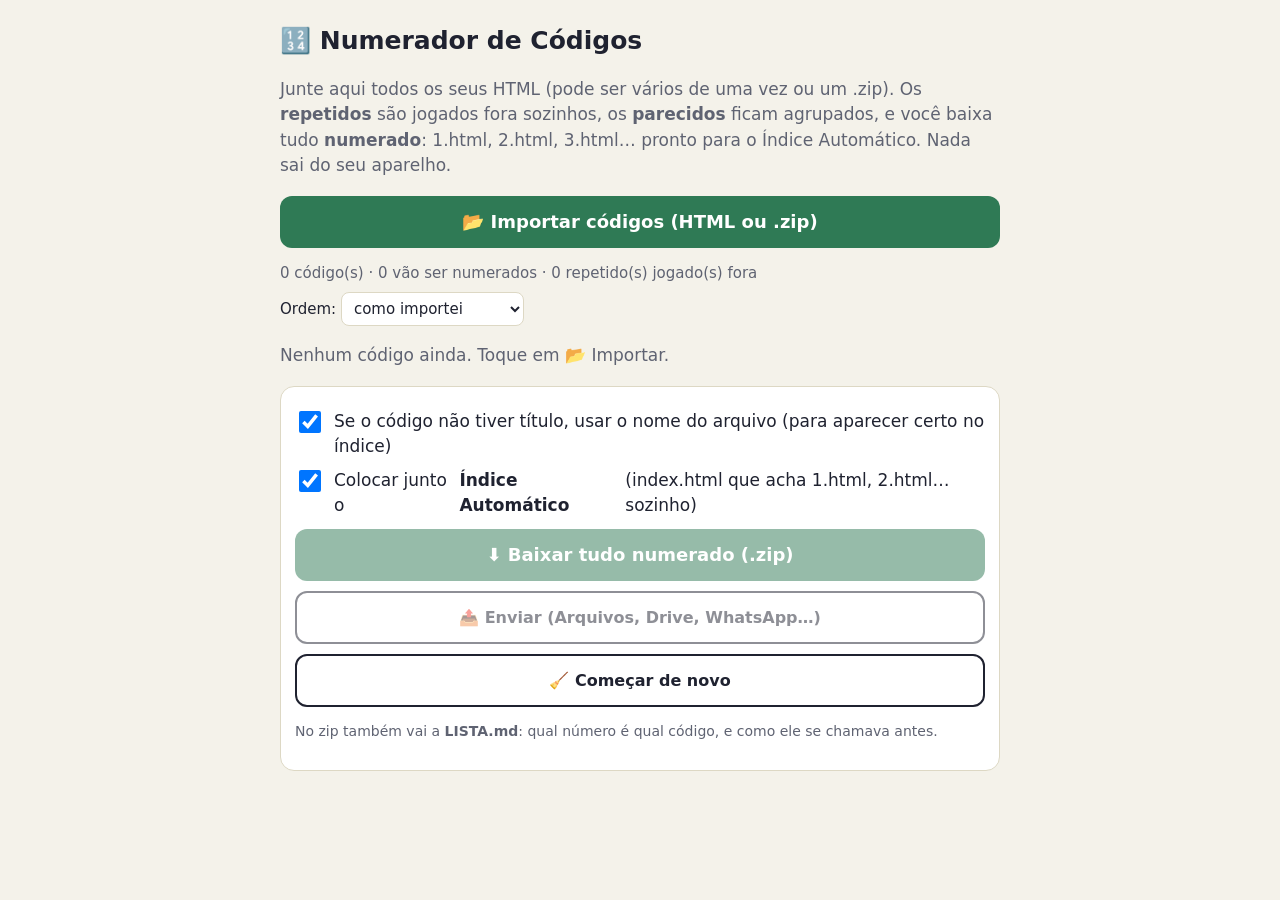
<file: ferramentas/numerador.html>
<!doctype html>
<html lang="pt-BR">
<head>
<meta charset="utf-8">
<meta name="viewport" content="width=device-width, initial-scale=1">
<title>Numerador de Códigos</title>
<style>/* app.css */
:root { --f: #f4f2ea; --c: #fff; --t: #1f2230; --m: #5f6372; --b: #ddd8c4; --v: #2f7a55; --a: #8a5a00; --ac: #fbefd6; color-scheme: light; }
@media (prefers-color-scheme: dark) { :root:not([data-theme="light"]) { --f: #14161c; --c: #1d2029; --t: #e8e9ef; --m: #a2a6b4; --b: #343846; --v: #4fae7f; --a: #f0b54d; --ac: #3a2d14; color-scheme: dark; } }
:root[data-theme="dark"] { --f: #14161c; --c: #1d2029; --t: #e8e9ef; --m: #a2a6b4; --b: #343846; --v: #4fae7f; --a: #f0b54d; --ac: #3a2d14; color-scheme: dark; }
* { box-sizing: border-box; }
body { margin: 0; background: var(--f); color: var(--t); font: 17px/1.5 system-ui, -apple-system, Roboto, sans-serif; padding: 16px 16px 60px; }
main { max-width: 720px; margin: 0 auto; }
h1 { font-size: 25px; margin: 6px 0; } .mut { color: var(--m); } .peq { font-size: 14px; }
.bt { display: block; width: 100%; font: 700 18px system-ui, sans-serif; padding: 15px; min-height: 52px; border: 0; border-radius: 12px; background: var(--v); color: #fff; margin: 10px 0 0; cursor: pointer; }
.bt2 { background: transparent; color: var(--t); border: 2px solid var(--t); font-size: 16px; } .bt:disabled { opacity: .5; }
.barra { display: flex; flex-wrap: wrap; gap: 8px; justify-content: space-between; align-items: center; margin: 14px 0 6px; font-size: 15px; }
select { font: inherit; padding: 6px 8px; border-radius: 8px; border: 1px solid var(--b); background: var(--c); color: var(--t); }
.item { display: flex; gap: 10px; align-items: center; background: var(--c); border: 1px solid var(--b); border-radius: 12px; padding: 10px; margin: 6px 0; }
.item.fora { opacity: .5; }
.ck input { width: 24px; height: 24px; }
.num { min-width: 34px; height: 34px; border-radius: 50%; background: var(--v); color: #fff; display: grid; place-items: center; font-weight: 800; font-size: 15px; flex: none; }
.item.fora .num { background: var(--b); color: var(--t); }
.info { flex: 1; min-width: 0; overflow-wrap: anywhere; } .info small { display: block; color: var(--m); font-size: 13px; }
.grupo { display: inline-block; margin-top: 4px; font-size: 13px; background: var(--ac); color: var(--a); border-radius: 8px; padding: 2px 8px; }
.mini { font: inherit; border: 1px solid var(--b); background: var(--f); color: var(--t); border-radius: 10px; min-width: 44px; min-height: 44px; cursor: pointer; flex: none; }
.cartao { background: var(--c); border: 1px solid var(--b); border-radius: 14px; padding: 14px; margin: 16px 0; }
.op { display: flex; gap: 10px; align-items: flex-start; margin: 8px 0; } .op input { width: 22px; height: 22px; flex: none; margin-top: 2px; }
#ver { position: fixed; inset: 0; background: var(--f); display: flex; flex-direction: column; z-index: 5; }
.ver-topo { display: flex; gap: 8px; align-items: center; padding: 10px 12px; border-bottom: 1px solid var(--b); } .ver-topo b { flex: 1; min-width: 0; overflow: hidden; text-overflow: ellipsis; white-space: nowrap; }
#ver-quadro { flex: 1; border: 0; background: #fff; width: 100%; }
#aviso { position: fixed; left: 16px; right: 16px; bottom: 16px; max-width: 688px; margin: 0 auto; background: var(--t); color: var(--f); border-radius: 12px; padding: 12px 14px; font-weight: 600; z-index: 9; }
[hidden] { display: none !important; }

</style>
</head>
<body>
<main>
  <h1>🔢 Numerador de Códigos</h1>
  <p class="mut">Junte aqui todos os seus HTML (pode ser vários de uma vez ou um .zip). Os <b>repetidos</b> são jogados fora sozinhos, os <b>parecidos</b> ficam agrupados, e você baixa tudo <b>numerado</b>: 1.html, 2.html, 3.html… pronto para o Índice Automático. Nada sai do seu aparelho.</p>
  <button class="bt" id="importar">📂 Importar códigos (HTML ou .zip)</button>
  <input type="file" id="arq" multiple hidden accept=".html,.htm,.zip,text/html,application/zip">
  <div class="barra"><span id="conta" class="mut"></span>
    <label class="ordem">Ordem: <select id="ordem"><option value="import">como importei</option><option value="nome">nome (A→Z)</option><option value="data">mais novo primeiro</option><option value="tamanho">maior primeiro</option></select></label></div>
  <div id="lista"></div>
  <div class="cartao">
    <label class="op"><input type="checkbox" id="poe-titulo" checked> Se o código não tiver título, usar o nome do arquivo (para aparecer certo no índice)</label>
    <label class="op"><input type="checkbox" id="poe-indice" checked> Colocar junto o <b>Índice Automático</b> (index.html que acha 1.html, 2.html… sozinho)</label>
    <button class="bt" id="baixar" disabled>⬇ Baixar tudo numerado (.zip)</button>
    <button class="bt bt2" id="enviar" disabled>📤 Enviar (Arquivos, Drive, WhatsApp…)</button>
    <button class="bt bt2" id="limpar">🧹 Começar de novo</button>
    <p class="mut peq">No zip também vai a <b>LISTA.md</b>: qual número é qual código, e como ele se chamava antes.</p>
  </div>
</main>
<section id="ver" hidden><div class="ver-topo"><b id="ver-titulo"></b><button class="mini" id="ver-fechar">✕ Fechar</button></div><iframe id="ver-quadro" title="Prévia" sandbox="allow-scripts allow-forms allow-modals"></iframe></section>
<div id="aviso" hidden></div>
<script>
/* jszip.min.js */
/*!

JSZip v3.10.1 - A JavaScript class for generating and reading zip files
<http://stuartk.com/jszip>

(c) 2009-2016 Stuart Knightley <stuart [at] stuartk.com>
Dual licenced under the MIT license or GPLv3. See https://raw.github.com/Stuk/jszip/main/LICENSE.markdown.

JSZip uses the library pako released under the MIT license :
https://github.com/nodeca/pako/blob/main/LICENSE
*/

!function(e){if("object"==typeof exports&&"undefined"!=typeof module)module.exports=e();else if("function"==typeof define&&define.amd)define([],e);else{("undefined"!=typeof window?window:"undefined"!=typeof global?global:"undefined"!=typeof self?self:this).JSZip=e()}}(function(){return function s(a,o,h){function u(r,e){if(!o[r]){if(!a[r]){var t="function"==typeof require&&require;if(!e&&t)return t(r,!0);if(l)return l(r,!0);var n=new Error("Cannot find module '"+r+"'");throw n.code="MODULE_NOT_FOUND",n}var i=o[r]={exports:{}};a[r][0].call(i.exports,function(e){var t=a[r][1][e];return u(t||e)},i,i.exports,s,a,o,h)}return o[r].exports}for(var l="function"==typeof require&&require,e=0;e<h.length;e++)u(h[e]);return u}({1:[function(e,t,r){"use strict";var d=e("./utils"),c=e("./support"),p="ABCDEFGHIJKLMNOPQRSTUVWXYZabcdefghijklmnopqrstuvwxyz0123456789+/=";r.encode=function(e){for(var t,r,n,i,s,a,o,h=[],u=0,l=e.length,f=l,c="string"!==d.getTypeOf(e);u<e.length;)f=l-u,n=c?(t=e[u++],r=u<l?e[u++]:0,u<l?e[u++]:0):(t=e.charCodeAt(u++),r=u<l?e.charCodeAt(u++):0,u<l?e.charCodeAt(u++):0),i=t>>2,s=(3&t)<<4|r>>4,a=1<f?(15&r)<<2|n>>6:64,o=2<f?63&n:64,h.push(p.charAt(i)+p.charAt(s)+p.charAt(a)+p.charAt(o));return h.join("")},r.decode=function(e){var t,r,n,i,s,a,o=0,h=0,u="data:";if(e.substr(0,u.length)===u)throw new Error("Invalid base64 input, it looks like a data url.");var l,f=3*(e=e.replace(/[^A-Za-z0-9+/=]/g,"")).length/4;if(e.charAt(e.length-1)===p.charAt(64)&&f--,e.charAt(e.length-2)===p.charAt(64)&&f--,f%1!=0)throw new Error("Invalid base64 input, bad content length.");for(l=c.uint8array?new Uint8Array(0|f):new Array(0|f);o<e.length;)t=p.indexOf(e.charAt(o++))<<2|(i=p.indexOf(e.charAt(o++)))>>4,r=(15&i)<<4|(s=p.indexOf(e.charAt(o++)))>>2,n=(3&s)<<6|(a=p.indexOf(e.charAt(o++))),l[h++]=t,64!==s&&(l[h++]=r),64!==a&&(l[h++]=n);return l}},{"./support":30,"./utils":32}],2:[function(e,t,r){"use strict";var n=e("./external"),i=e("./stream/DataWorker"),s=e("./stream/Crc32Probe"),a=e("./stream/DataLengthProbe");function o(e,t,r,n,i){this.compressedSize=e,this.uncompressedSize=t,this.crc32=r,this.compression=n,this.compressedContent=i}o.prototype={getContentWorker:function(){var e=new i(n.Promise.resolve(this.compressedContent)).pipe(this.compression.uncompressWorker()).pipe(new a("data_length")),t=this;return e.on("end",function(){if(this.streamInfo.data_length!==t.uncompressedSize)throw new Error("Bug : uncompressed data size mismatch")}),e},getCompressedWorker:function(){return new i(n.Promise.resolve(this.compressedContent)).withStreamInfo("compressedSize",this.compressedSize).withStreamInfo("uncompressedSize",this.uncompressedSize).withStreamInfo("crc32",this.crc32).withStreamInfo("compression",this.compression)}},o.createWorkerFrom=function(e,t,r){return e.pipe(new s).pipe(new a("uncompressedSize")).pipe(t.compressWorker(r)).pipe(new a("compressedSize")).withStreamInfo("compression",t)},t.exports=o},{"./external":6,"./stream/Crc32Probe":25,"./stream/DataLengthProbe":26,"./stream/DataWorker":27}],3:[function(e,t,r){"use strict";var n=e("./stream/GenericWorker");r.STORE={magic:"\0\0",compressWorker:function(){return new n("STORE compression")},uncompressWorker:function(){return new n("STORE decompression")}},r.DEFLATE=e("./flate")},{"./flate":7,"./stream/GenericWorker":28}],4:[function(e,t,r){"use strict";var n=e("./utils");var o=function(){for(var e,t=[],r=0;r<256;r++){e=r;for(var n=0;n<8;n++)e=1&e?3988292384^e>>>1:e>>>1;t[r]=e}return t}();t.exports=function(e,t){return void 0!==e&&e.length?"string"!==n.getTypeOf(e)?function(e,t,r,n){var i=o,s=n+r;e^=-1;for(var a=n;a<s;a++)e=e>>>8^i[255&(e^t[a])];return-1^e}(0|t,e,e.length,0):function(e,t,r,n){var i=o,s=n+r;e^=-1;for(var a=n;a<s;a++)e=e>>>8^i[255&(e^t.charCodeAt(a))];return-1^e}(0|t,e,e.length,0):0}},{"./utils":32}],5:[function(e,t,r){"use strict";r.base64=!1,r.binary=!1,r.dir=!1,r.createFolders=!0,r.date=null,r.compression=null,r.compressionOptions=null,r.comment=null,r.unixPermissions=null,r.dosPermissions=null},{}],6:[function(e,t,r){"use strict";var n=null;n="undefined"!=typeof Promise?Promise:e("lie"),t.exports={Promise:n}},{lie:37}],7:[function(e,t,r){"use strict";var n="undefined"!=typeof Uint8Array&&"undefined"!=typeof Uint16Array&&"undefined"!=typeof Uint32Array,i=e("pako"),s=e("./utils"),a=e("./stream/GenericWorker"),o=n?"uint8array":"array";function h(e,t){a.call(this,"FlateWorker/"+e),this._pako=null,this._pakoAction=e,this._pakoOptions=t,this.meta={}}r.magic="\b\0",s.inherits(h,a),h.prototype.processChunk=function(e){this.meta=e.meta,null===this._pako&&this._createPako(),this._pako.push(s.transformTo(o,e.data),!1)},h.prototype.flush=function(){a.prototype.flush.call(this),null===this._pako&&this._createPako(),this._pako.push([],!0)},h.prototype.cleanUp=function(){a.prototype.cleanUp.call(this),this._pako=null},h.prototype._createPako=function(){this._pako=new i[this._pakoAction]({raw:!0,level:this._pakoOptions.level||-1});var t=this;this._pako.onData=function(e){t.push({data:e,meta:t.meta})}},r.compressWorker=function(e){return new h("Deflate",e)},r.uncompressWorker=function(){return new h("Inflate",{})}},{"./stream/GenericWorker":28,"./utils":32,pako:38}],8:[function(e,t,r){"use strict";function A(e,t){var r,n="";for(r=0;r<t;r++)n+=String.fromCharCode(255&e),e>>>=8;return n}function n(e,t,r,n,i,s){var a,o,h=e.file,u=e.compression,l=s!==O.utf8encode,f=I.transformTo("string",s(h.name)),c=I.transformTo("string",O.utf8encode(h.name)),d=h.comment,p=I.transformTo("string",s(d)),m=I.transformTo("string",O.utf8encode(d)),_=c.length!==h.name.length,g=m.length!==d.length,b="",v="",y="",w=h.dir,k=h.date,x={crc32:0,compressedSize:0,uncompressedSize:0};t&&!r||(x.crc32=e.crc32,x.compressedSize=e.compressedSize,x.uncompressedSize=e.uncompressedSize);var S=0;t&&(S|=8),l||!_&&!g||(S|=2048);var z=0,C=0;w&&(z|=16),"UNIX"===i?(C=798,z|=function(e,t){var r=e;return e||(r=t?16893:33204),(65535&r)<<16}(h.unixPermissions,w)):(C=20,z|=function(e){return 63&(e||0)}(h.dosPermissions)),a=k.getUTCHours(),a<<=6,a|=k.getUTCMinutes(),a<<=5,a|=k.getUTCSeconds()/2,o=k.getUTCFullYear()-1980,o<<=4,o|=k.getUTCMonth()+1,o<<=5,o|=k.getUTCDate(),_&&(v=A(1,1)+A(B(f),4)+c,b+="up"+A(v.length,2)+v),g&&(y=A(1,1)+A(B(p),4)+m,b+="uc"+A(y.length,2)+y);var E="";return E+="\n\0",E+=A(S,2),E+=u.magic,E+=A(a,2),E+=A(o,2),E+=A(x.crc32,4),E+=A(x.compressedSize,4),E+=A(x.uncompressedSize,4),E+=A(f.length,2),E+=A(b.length,2),{fileRecord:R.LOCAL_FILE_HEADER+E+f+b,dirRecord:R.CENTRAL_FILE_HEADER+A(C,2)+E+A(p.length,2)+"\0\0\0\0"+A(z,4)+A(n,4)+f+b+p}}var I=e("../utils"),i=e("../stream/GenericWorker"),O=e("../utf8"),B=e("../crc32"),R=e("../signature");function s(e,t,r,n){i.call(this,"ZipFileWorker"),this.bytesWritten=0,this.zipComment=t,this.zipPlatform=r,this.encodeFileName=n,this.streamFiles=e,this.accumulate=!1,this.contentBuffer=[],this.dirRecords=[],this.currentSourceOffset=0,this.entriesCount=0,this.currentFile=null,this._sources=[]}I.inherits(s,i),s.prototype.push=function(e){var t=e.meta.percent||0,r=this.entriesCount,n=this._sources.length;this.accumulate?this.contentBuffer.push(e):(this.bytesWritten+=e.data.length,i.prototype.push.call(this,{data:e.data,meta:{currentFile:this.currentFile,percent:r?(t+100*(r-n-1))/r:100}}))},s.prototype.openedSource=function(e){this.currentSourceOffset=this.bytesWritten,this.currentFile=e.file.name;var t=this.streamFiles&&!e.file.dir;if(t){var r=n(e,t,!1,this.currentSourceOffset,this.zipPlatform,this.encodeFileName);this.push({data:r.fileRecord,meta:{percent:0}})}else this.accumulate=!0},s.prototype.closedSource=function(e){this.accumulate=!1;var t=this.streamFiles&&!e.file.dir,r=n(e,t,!0,this.currentSourceOffset,this.zipPlatform,this.encodeFileName);if(this.dirRecords.push(r.dirRecord),t)this.push({data:function(e){return R.DATA_DESCRIPTOR+A(e.crc32,4)+A(e.compressedSize,4)+A(e.uncompressedSize,4)}(e),meta:{percent:100}});else for(this.push({data:r.fileRecord,meta:{percent:0}});this.contentBuffer.length;)this.push(this.contentBuffer.shift());this.currentFile=null},s.prototype.flush=function(){for(var e=this.bytesWritten,t=0;t<this.dirRecords.length;t++)this.push({data:this.dirRecords[t],meta:{percent:100}});var r=this.bytesWritten-e,n=function(e,t,r,n,i){var s=I.transformTo("string",i(n));return R.CENTRAL_DIRECTORY_END+"\0\0\0\0"+A(e,2)+A(e,2)+A(t,4)+A(r,4)+A(s.length,2)+s}(this.dirRecords.length,r,e,this.zipComment,this.encodeFileName);this.push({data:n,meta:{percent:100}})},s.prototype.prepareNextSource=function(){this.previous=this._sources.shift(),this.openedSource(this.previous.streamInfo),this.isPaused?this.previous.pause():this.previous.resume()},s.prototype.registerPrevious=function(e){this._sources.push(e);var t=this;return e.on("data",function(e){t.processChunk(e)}),e.on("end",function(){t.closedSource(t.previous.streamInfo),t._sources.length?t.prepareNextSource():t.end()}),e.on("error",function(e){t.error(e)}),this},s.prototype.resume=function(){return!!i.prototype.resume.call(this)&&(!this.previous&&this._sources.length?(this.prepareNextSource(),!0):this.previous||this._sources.length||this.generatedError?void 0:(this.end(),!0))},s.prototype.error=function(e){var t=this._sources;if(!i.prototype.error.call(this,e))return!1;for(var r=0;r<t.length;r++)try{t[r].error(e)}catch(e){}return!0},s.prototype.lock=function(){i.prototype.lock.call(this);for(var e=this._sources,t=0;t<e.length;t++)e[t].lock()},t.exports=s},{"../crc32":4,"../signature":23,"../stream/GenericWorker":28,"../utf8":31,"../utils":32}],9:[function(e,t,r){"use strict";var u=e("../compressions"),n=e("./ZipFileWorker");r.generateWorker=function(e,a,t){var o=new n(a.streamFiles,t,a.platform,a.encodeFileName),h=0;try{e.forEach(function(e,t){h++;var r=function(e,t){var r=e||t,n=u[r];if(!n)throw new Error(r+" is not a valid compression method !");return n}(t.options.compression,a.compression),n=t.options.compressionOptions||a.compressionOptions||{},i=t.dir,s=t.date;t._compressWorker(r,n).withStreamInfo("file",{name:e,dir:i,date:s,comment:t.comment||"",unixPermissions:t.unixPermissions,dosPermissions:t.dosPermissions}).pipe(o)}),o.entriesCount=h}catch(e){o.error(e)}return o}},{"../compressions":3,"./ZipFileWorker":8}],10:[function(e,t,r){"use strict";function n(){if(!(this instanceof n))return new n;if(arguments.length)throw new Error("The constructor with parameters has been removed in JSZip 3.0, please check the upgrade guide.");this.files=Object.create(null),this.comment=null,this.root="",this.clone=function(){var e=new n;for(var t in this)"function"!=typeof this[t]&&(e[t]=this[t]);return e}}(n.prototype=e("./object")).loadAsync=e("./load"),n.support=e("./support"),n.defaults=e("./defaults"),n.version="3.10.1",n.loadAsync=function(e,t){return(new n).loadAsync(e,t)},n.external=e("./external"),t.exports=n},{"./defaults":5,"./external":6,"./load":11,"./object":15,"./support":30}],11:[function(e,t,r){"use strict";var u=e("./utils"),i=e("./external"),n=e("./utf8"),s=e("./zipEntries"),a=e("./stream/Crc32Probe"),l=e("./nodejsUtils");function f(n){return new i.Promise(function(e,t){var r=n.decompressed.getContentWorker().pipe(new a);r.on("error",function(e){t(e)}).on("end",function(){r.streamInfo.crc32!==n.decompressed.crc32?t(new Error("Corrupted zip : CRC32 mismatch")):e()}).resume()})}t.exports=function(e,o){var h=this;return o=u.extend(o||{},{base64:!1,checkCRC32:!1,optimizedBinaryString:!1,createFolders:!1,decodeFileName:n.utf8decode}),l.isNode&&l.isStream(e)?i.Promise.reject(new Error("JSZip can't accept a stream when loading a zip file.")):u.prepareContent("the loaded zip file",e,!0,o.optimizedBinaryString,o.base64).then(function(e){var t=new s(o);return t.load(e),t}).then(function(e){var t=[i.Promise.resolve(e)],r=e.files;if(o.checkCRC32)for(var n=0;n<r.length;n++)t.push(f(r[n]));return i.Promise.all(t)}).then(function(e){for(var t=e.shift(),r=t.files,n=0;n<r.length;n++){var i=r[n],s=i.fileNameStr,a=u.resolve(i.fileNameStr);h.file(a,i.decompressed,{binary:!0,optimizedBinaryString:!0,date:i.date,dir:i.dir,comment:i.fileCommentStr.length?i.fileCommentStr:null,unixPermissions:i.unixPermissions,dosPermissions:i.dosPermissions,createFolders:o.createFolders}),i.dir||(h.file(a).unsafeOriginalName=s)}return t.zipComment.length&&(h.comment=t.zipComment),h})}},{"./external":6,"./nodejsUtils":14,"./stream/Crc32Probe":25,"./utf8":31,"./utils":32,"./zipEntries":33}],12:[function(e,t,r){"use strict";var n=e("../utils"),i=e("../stream/GenericWorker");function s(e,t){i.call(this,"Nodejs stream input adapter for "+e),this._upstreamEnded=!1,this._bindStream(t)}n.inherits(s,i),s.prototype._bindStream=function(e){var t=this;(this._stream=e).pause(),e.on("data",function(e){t.push({data:e,meta:{percent:0}})}).on("error",function(e){t.isPaused?this.generatedError=e:t.error(e)}).on("end",function(){t.isPaused?t._upstreamEnded=!0:t.end()})},s.prototype.pause=function(){return!!i.prototype.pause.call(this)&&(this._stream.pause(),!0)},s.prototype.resume=function(){return!!i.prototype.resume.call(this)&&(this._upstreamEnded?this.end():this._stream.resume(),!0)},t.exports=s},{"../stream/GenericWorker":28,"../utils":32}],13:[function(e,t,r){"use strict";var i=e("readable-stream").Readable;function n(e,t,r){i.call(this,t),this._helper=e;var n=this;e.on("data",function(e,t){n.push(e)||n._helper.pause(),r&&r(t)}).on("error",function(e){n.emit("error",e)}).on("end",function(){n.push(null)})}e("../utils").inherits(n,i),n.prototype._read=function(){this._helper.resume()},t.exports=n},{"../utils":32,"readable-stream":16}],14:[function(e,t,r){"use strict";t.exports={isNode:"undefined"!=typeof Buffer,newBufferFrom:function(e,t){if(Buffer.from&&Buffer.from!==Uint8Array.from)return Buffer.from(e,t);if("number"==typeof e)throw new Error('The "data" argument must not be a number');return new Buffer(e,t)},allocBuffer:function(e){if(Buffer.alloc)return Buffer.alloc(e);var t=new Buffer(e);return t.fill(0),t},isBuffer:function(e){return Buffer.isBuffer(e)},isStream:function(e){return e&&"function"==typeof e.on&&"function"==typeof e.pause&&"function"==typeof e.resume}}},{}],15:[function(e,t,r){"use strict";function s(e,t,r){var n,i=u.getTypeOf(t),s=u.extend(r||{},f);s.date=s.date||new Date,null!==s.compression&&(s.compression=s.compression.toUpperCase()),"string"==typeof s.unixPermissions&&(s.unixPermissions=parseInt(s.unixPermissions,8)),s.unixPermissions&&16384&s.unixPermissions&&(s.dir=!0),s.dosPermissions&&16&s.dosPermissions&&(s.dir=!0),s.dir&&(e=g(e)),s.createFolders&&(n=_(e))&&b.call(this,n,!0);var a="string"===i&&!1===s.binary&&!1===s.base64;r&&void 0!==r.binary||(s.binary=!a),(t instanceof c&&0===t.uncompressedSize||s.dir||!t||0===t.length)&&(s.base64=!1,s.binary=!0,t="",s.compression="STORE",i="string");var o=null;o=t instanceof c||t instanceof l?t:p.isNode&&p.isStream(t)?new m(e,t):u.prepareContent(e,t,s.binary,s.optimizedBinaryString,s.base64);var h=new d(e,o,s);this.files[e]=h}var i=e("./utf8"),u=e("./utils"),l=e("./stream/GenericWorker"),a=e("./stream/StreamHelper"),f=e("./defaults"),c=e("./compressedObject"),d=e("./zipObject"),o=e("./generate"),p=e("./nodejsUtils"),m=e("./nodejs/NodejsStreamInputAdapter"),_=function(e){"/"===e.slice(-1)&&(e=e.substring(0,e.length-1));var t=e.lastIndexOf("/");return 0<t?e.substring(0,t):""},g=function(e){return"/"!==e.slice(-1)&&(e+="/"),e},b=function(e,t){return t=void 0!==t?t:f.createFolders,e=g(e),this.files[e]||s.call(this,e,null,{dir:!0,createFolders:t}),this.files[e]};function h(e){return"[object RegExp]"===Object.prototype.toString.call(e)}var n={load:function(){throw new Error("This method has been removed in JSZip 3.0, please check the upgrade guide.")},forEach:function(e){var t,r,n;for(t in this.files)n=this.files[t],(r=t.slice(this.root.length,t.length))&&t.slice(0,this.root.length)===this.root&&e(r,n)},filter:function(r){var n=[];return this.forEach(function(e,t){r(e,t)&&n.push(t)}),n},file:function(e,t,r){if(1!==arguments.length)return e=this.root+e,s.call(this,e,t,r),this;if(h(e)){var n=e;return this.filter(function(e,t){return!t.dir&&n.test(e)})}var i=this.files[this.root+e];return i&&!i.dir?i:null},folder:function(r){if(!r)return this;if(h(r))return this.filter(function(e,t){return t.dir&&r.test(e)});var e=this.root+r,t=b.call(this,e),n=this.clone();return n.root=t.name,n},remove:function(r){r=this.root+r;var e=this.files[r];if(e||("/"!==r.slice(-1)&&(r+="/"),e=this.files[r]),e&&!e.dir)delete this.files[r];else for(var t=this.filter(function(e,t){return t.name.slice(0,r.length)===r}),n=0;n<t.length;n++)delete this.files[t[n].name];return this},generate:function(){throw new Error("This method has been removed in JSZip 3.0, please check the upgrade guide.")},generateInternalStream:function(e){var t,r={};try{if((r=u.extend(e||{},{streamFiles:!1,compression:"STORE",compressionOptions:null,type:"",platform:"DOS",comment:null,mimeType:"application/zip",encodeFileName:i.utf8encode})).type=r.type.toLowerCase(),r.compression=r.compression.toUpperCase(),"binarystring"===r.type&&(r.type="string"),!r.type)throw new Error("No output type specified.");u.checkSupport(r.type),"darwin"!==r.platform&&"freebsd"!==r.platform&&"linux"!==r.platform&&"sunos"!==r.platform||(r.platform="UNIX"),"win32"===r.platform&&(r.platform="DOS");var n=r.comment||this.comment||"";t=o.generateWorker(this,r,n)}catch(e){(t=new l("error")).error(e)}return new a(t,r.type||"string",r.mimeType)},generateAsync:function(e,t){return this.generateInternalStream(e).accumulate(t)},generateNodeStream:function(e,t){return(e=e||{}).type||(e.type="nodebuffer"),this.generateInternalStream(e).toNodejsStream(t)}};t.exports=n},{"./compressedObject":2,"./defaults":5,"./generate":9,"./nodejs/NodejsStreamInputAdapter":12,"./nodejsUtils":14,"./stream/GenericWorker":28,"./stream/StreamHelper":29,"./utf8":31,"./utils":32,"./zipObject":35}],16:[function(e,t,r){"use strict";t.exports=e("stream")},{stream:void 0}],17:[function(e,t,r){"use strict";var n=e("./DataReader");function i(e){n.call(this,e);for(var t=0;t<this.data.length;t++)e[t]=255&e[t]}e("../utils").inherits(i,n),i.prototype.byteAt=function(e){return this.data[this.zero+e]},i.prototype.lastIndexOfSignature=function(e){for(var t=e.charCodeAt(0),r=e.charCodeAt(1),n=e.charCodeAt(2),i=e.charCodeAt(3),s=this.length-4;0<=s;--s)if(this.data[s]===t&&this.data[s+1]===r&&this.data[s+2]===n&&this.data[s+3]===i)return s-this.zero;return-1},i.prototype.readAndCheckSignature=function(e){var t=e.charCodeAt(0),r=e.charCodeAt(1),n=e.charCodeAt(2),i=e.charCodeAt(3),s=this.readData(4);return t===s[0]&&r===s[1]&&n===s[2]&&i===s[3]},i.prototype.readData=function(e){if(this.checkOffset(e),0===e)return[];var t=this.data.slice(this.zero+this.index,this.zero+this.index+e);return this.index+=e,t},t.exports=i},{"../utils":32,"./DataReader":18}],18:[function(e,t,r){"use strict";var n=e("../utils");function i(e){this.data=e,this.length=e.length,this.index=0,this.zero=0}i.prototype={checkOffset:function(e){this.checkIndex(this.index+e)},checkIndex:function(e){if(this.length<this.zero+e||e<0)throw new Error("End of data reached (data length = "+this.length+", asked index = "+e+"). Corrupted zip ?")},setIndex:function(e){this.checkIndex(e),this.index=e},skip:function(e){this.setIndex(this.index+e)},byteAt:function(){},readInt:function(e){var t,r=0;for(this.checkOffset(e),t=this.index+e-1;t>=this.index;t--)r=(r<<8)+this.byteAt(t);return this.index+=e,r},readString:function(e){return n.transformTo("string",this.readData(e))},readData:function(){},lastIndexOfSignature:function(){},readAndCheckSignature:function(){},readDate:function(){var e=this.readInt(4);return new Date(Date.UTC(1980+(e>>25&127),(e>>21&15)-1,e>>16&31,e>>11&31,e>>5&63,(31&e)<<1))}},t.exports=i},{"../utils":32}],19:[function(e,t,r){"use strict";var n=e("./Uint8ArrayReader");function i(e){n.call(this,e)}e("../utils").inherits(i,n),i.prototype.readData=function(e){this.checkOffset(e);var t=this.data.slice(this.zero+this.index,this.zero+this.index+e);return this.index+=e,t},t.exports=i},{"../utils":32,"./Uint8ArrayReader":21}],20:[function(e,t,r){"use strict";var n=e("./DataReader");function i(e){n.call(this,e)}e("../utils").inherits(i,n),i.prototype.byteAt=function(e){return this.data.charCodeAt(this.zero+e)},i.prototype.lastIndexOfSignature=function(e){return this.data.lastIndexOf(e)-this.zero},i.prototype.readAndCheckSignature=function(e){return e===this.readData(4)},i.prototype.readData=function(e){this.checkOffset(e);var t=this.data.slice(this.zero+this.index,this.zero+this.index+e);return this.index+=e,t},t.exports=i},{"../utils":32,"./DataReader":18}],21:[function(e,t,r){"use strict";var n=e("./ArrayReader");function i(e){n.call(this,e)}e("../utils").inherits(i,n),i.prototype.readData=function(e){if(this.checkOffset(e),0===e)return new Uint8Array(0);var t=this.data.subarray(this.zero+this.index,this.zero+this.index+e);return this.index+=e,t},t.exports=i},{"../utils":32,"./ArrayReader":17}],22:[function(e,t,r){"use strict";var n=e("../utils"),i=e("../support"),s=e("./ArrayReader"),a=e("./StringReader"),o=e("./NodeBufferReader"),h=e("./Uint8ArrayReader");t.exports=function(e){var t=n.getTypeOf(e);return n.checkSupport(t),"string"!==t||i.uint8array?"nodebuffer"===t?new o(e):i.uint8array?new h(n.transformTo("uint8array",e)):new s(n.transformTo("array",e)):new a(e)}},{"../support":30,"../utils":32,"./ArrayReader":17,"./NodeBufferReader":19,"./StringReader":20,"./Uint8ArrayReader":21}],23:[function(e,t,r){"use strict";r.LOCAL_FILE_HEADER="PK",r.CENTRAL_FILE_HEADER="PK",r.CENTRAL_DIRECTORY_END="PK",r.ZIP64_CENTRAL_DIRECTORY_LOCATOR="PK",r.ZIP64_CENTRAL_DIRECTORY_END="PK",r.DATA_DESCRIPTOR="PK\b"},{}],24:[function(e,t,r){"use strict";var n=e("./GenericWorker"),i=e("../utils");function s(e){n.call(this,"ConvertWorker to "+e),this.destType=e}i.inherits(s,n),s.prototype.processChunk=function(e){this.push({data:i.transformTo(this.destType,e.data),meta:e.meta})},t.exports=s},{"../utils":32,"./GenericWorker":28}],25:[function(e,t,r){"use strict";var n=e("./GenericWorker"),i=e("../crc32");function s(){n.call(this,"Crc32Probe"),this.withStreamInfo("crc32",0)}e("../utils").inherits(s,n),s.prototype.processChunk=function(e){this.streamInfo.crc32=i(e.data,this.streamInfo.crc32||0),this.push(e)},t.exports=s},{"../crc32":4,"../utils":32,"./GenericWorker":28}],26:[function(e,t,r){"use strict";var n=e("../utils"),i=e("./GenericWorker");function s(e){i.call(this,"DataLengthProbe for "+e),this.propName=e,this.withStreamInfo(e,0)}n.inherits(s,i),s.prototype.processChunk=function(e){if(e){var t=this.streamInfo[this.propName]||0;this.streamInfo[this.propName]=t+e.data.length}i.prototype.processChunk.call(this,e)},t.exports=s},{"../utils":32,"./GenericWorker":28}],27:[function(e,t,r){"use strict";var n=e("../utils"),i=e("./GenericWorker");function s(e){i.call(this,"DataWorker");var t=this;this.dataIsReady=!1,this.index=0,this.max=0,this.data=null,this.type="",this._tickScheduled=!1,e.then(function(e){t.dataIsReady=!0,t.data=e,t.max=e&&e.length||0,t.type=n.getTypeOf(e),t.isPaused||t._tickAndRepeat()},function(e){t.error(e)})}n.inherits(s,i),s.prototype.cleanUp=function(){i.prototype.cleanUp.call(this),this.data=null},s.prototype.resume=function(){return!!i.prototype.resume.call(this)&&(!this._tickScheduled&&this.dataIsReady&&(this._tickScheduled=!0,n.delay(this._tickAndRepeat,[],this)),!0)},s.prototype._tickAndRepeat=function(){this._tickScheduled=!1,this.isPaused||this.isFinished||(this._tick(),this.isFinished||(n.delay(this._tickAndRepeat,[],this),this._tickScheduled=!0))},s.prototype._tick=function(){if(this.isPaused||this.isFinished)return!1;var e=null,t=Math.min(this.max,this.index+16384);if(this.index>=this.max)return this.end();switch(this.type){case"string":e=this.data.substring(this.index,t);break;case"uint8array":e=this.data.subarray(this.index,t);break;case"array":case"nodebuffer":e=this.data.slice(this.index,t)}return this.index=t,this.push({data:e,meta:{percent:this.max?this.index/this.max*100:0}})},t.exports=s},{"../utils":32,"./GenericWorker":28}],28:[function(e,t,r){"use strict";function n(e){this.name=e||"default",this.streamInfo={},this.generatedError=null,this.extraStreamInfo={},this.isPaused=!0,this.isFinished=!1,this.isLocked=!1,this._listeners={data:[],end:[],error:[]},this.previous=null}n.prototype={push:function(e){this.emit("data",e)},end:function(){if(this.isFinished)return!1;this.flush();try{this.emit("end"),this.cleanUp(),this.isFinished=!0}catch(e){this.emit("error",e)}return!0},error:function(e){return!this.isFinished&&(this.isPaused?this.generatedError=e:(this.isFinished=!0,this.emit("error",e),this.previous&&this.previous.error(e),this.cleanUp()),!0)},on:function(e,t){return this._listeners[e].push(t),this},cleanUp:function(){this.streamInfo=this.generatedError=this.extraStreamInfo=null,this._listeners=[]},emit:function(e,t){if(this._listeners[e])for(var r=0;r<this._listeners[e].length;r++)this._listeners[e][r].call(this,t)},pipe:function(e){return e.registerPrevious(this)},registerPrevious:function(e){if(this.isLocked)throw new Error("The stream '"+this+"' has already been used.");this.streamInfo=e.streamInfo,this.mergeStreamInfo(),this.previous=e;var t=this;return e.on("data",function(e){t.processChunk(e)}),e.on("end",function(){t.end()}),e.on("error",function(e){t.error(e)}),this},pause:function(){return!this.isPaused&&!this.isFinished&&(this.isPaused=!0,this.previous&&this.previous.pause(),!0)},resume:function(){if(!this.isPaused||this.isFinished)return!1;var e=this.isPaused=!1;return this.generatedError&&(this.error(this.generatedError),e=!0),this.previous&&this.previous.resume(),!e},flush:function(){},processChunk:function(e){this.push(e)},withStreamInfo:function(e,t){return this.extraStreamInfo[e]=t,this.mergeStreamInfo(),this},mergeStreamInfo:function(){for(var e in this.extraStreamInfo)Object.prototype.hasOwnProperty.call(this.extraStreamInfo,e)&&(this.streamInfo[e]=this.extraStreamInfo[e])},lock:function(){if(this.isLocked)throw new Error("The stream '"+this+"' has already been used.");this.isLocked=!0,this.previous&&this.previous.lock()},toString:function(){var e="Worker "+this.name;return this.previous?this.previous+" -> "+e:e}},t.exports=n},{}],29:[function(e,t,r){"use strict";var h=e("../utils"),i=e("./ConvertWorker"),s=e("./GenericWorker"),u=e("../base64"),n=e("../support"),a=e("../external"),o=null;if(n.nodestream)try{o=e("../nodejs/NodejsStreamOutputAdapter")}catch(e){}function l(e,o){return new a.Promise(function(t,r){var n=[],i=e._internalType,s=e._outputType,a=e._mimeType;e.on("data",function(e,t){n.push(e),o&&o(t)}).on("error",function(e){n=[],r(e)}).on("end",function(){try{var e=function(e,t,r){switch(e){case"blob":return h.newBlob(h.transformTo("arraybuffer",t),r);case"base64":return u.encode(t);default:return h.transformTo(e,t)}}(s,function(e,t){var r,n=0,i=null,s=0;for(r=0;r<t.length;r++)s+=t[r].length;switch(e){case"string":return t.join("");case"array":return Array.prototype.concat.apply([],t);case"uint8array":for(i=new Uint8Array(s),r=0;r<t.length;r++)i.set(t[r],n),n+=t[r].length;return i;case"nodebuffer":return Buffer.concat(t);default:throw new Error("concat : unsupported type '"+e+"'")}}(i,n),a);t(e)}catch(e){r(e)}n=[]}).resume()})}function f(e,t,r){var n=t;switch(t){case"blob":case"arraybuffer":n="uint8array";break;case"base64":n="string"}try{this._internalType=n,this._outputType=t,this._mimeType=r,h.checkSupport(n),this._worker=e.pipe(new i(n)),e.lock()}catch(e){this._worker=new s("error"),this._worker.error(e)}}f.prototype={accumulate:function(e){return l(this,e)},on:function(e,t){var r=this;return"data"===e?this._worker.on(e,function(e){t.call(r,e.data,e.meta)}):this._worker.on(e,function(){h.delay(t,arguments,r)}),this},resume:function(){return h.delay(this._worker.resume,[],this._worker),this},pause:function(){return this._worker.pause(),this},toNodejsStream:function(e){if(h.checkSupport("nodestream"),"nodebuffer"!==this._outputType)throw new Error(this._outputType+" is not supported by this method");return new o(this,{objectMode:"nodebuffer"!==this._outputType},e)}},t.exports=f},{"../base64":1,"../external":6,"../nodejs/NodejsStreamOutputAdapter":13,"../support":30,"../utils":32,"./ConvertWorker":24,"./GenericWorker":28}],30:[function(e,t,r){"use strict";if(r.base64=!0,r.array=!0,r.string=!0,r.arraybuffer="undefined"!=typeof ArrayBuffer&&"undefined"!=typeof Uint8Array,r.nodebuffer="undefined"!=typeof Buffer,r.uint8array="undefined"!=typeof Uint8Array,"undefined"==typeof ArrayBuffer)r.blob=!1;else{var n=new ArrayBuffer(0);try{r.blob=0===new Blob([n],{type:"application/zip"}).size}catch(e){try{var i=new(self.BlobBuilder||self.WebKitBlobBuilder||self.MozBlobBuilder||self.MSBlobBuilder);i.append(n),r.blob=0===i.getBlob("application/zip").size}catch(e){r.blob=!1}}}try{r.nodestream=!!e("readable-stream").Readable}catch(e){r.nodestream=!1}},{"readable-stream":16}],31:[function(e,t,s){"use strict";for(var o=e("./utils"),h=e("./support"),r=e("./nodejsUtils"),n=e("./stream/GenericWorker"),u=new Array(256),i=0;i<256;i++)u[i]=252<=i?6:248<=i?5:240<=i?4:224<=i?3:192<=i?2:1;u[254]=u[254]=1;function a(){n.call(this,"utf-8 decode"),this.leftOver=null}function l(){n.call(this,"utf-8 encode")}s.utf8encode=function(e){return h.nodebuffer?r.newBufferFrom(e,"utf-8"):function(e){var t,r,n,i,s,a=e.length,o=0;for(i=0;i<a;i++)55296==(64512&(r=e.charCodeAt(i)))&&i+1<a&&56320==(64512&(n=e.charCodeAt(i+1)))&&(r=65536+(r-55296<<10)+(n-56320),i++),o+=r<128?1:r<2048?2:r<65536?3:4;for(t=h.uint8array?new Uint8Array(o):new Array(o),i=s=0;s<o;i++)55296==(64512&(r=e.charCodeAt(i)))&&i+1<a&&56320==(64512&(n=e.charCodeAt(i+1)))&&(r=65536+(r-55296<<10)+(n-56320),i++),r<128?t[s++]=r:(r<2048?t[s++]=192|r>>>6:(r<65536?t[s++]=224|r>>>12:(t[s++]=240|r>>>18,t[s++]=128|r>>>12&63),t[s++]=128|r>>>6&63),t[s++]=128|63&r);return t}(e)},s.utf8decode=function(e){return h.nodebuffer?o.transformTo("nodebuffer",e).toString("utf-8"):function(e){var t,r,n,i,s=e.length,a=new Array(2*s);for(t=r=0;t<s;)if((n=e[t++])<128)a[r++]=n;else if(4<(i=u[n]))a[r++]=65533,t+=i-1;else{for(n&=2===i?31:3===i?15:7;1<i&&t<s;)n=n<<6|63&e[t++],i--;1<i?a[r++]=65533:n<65536?a[r++]=n:(n-=65536,a[r++]=55296|n>>10&1023,a[r++]=56320|1023&n)}return a.length!==r&&(a.subarray?a=a.subarray(0,r):a.length=r),o.applyFromCharCode(a)}(e=o.transformTo(h.uint8array?"uint8array":"array",e))},o.inherits(a,n),a.prototype.processChunk=function(e){var t=o.transformTo(h.uint8array?"uint8array":"array",e.data);if(this.leftOver&&this.leftOver.length){if(h.uint8array){var r=t;(t=new Uint8Array(r.length+this.leftOver.length)).set(this.leftOver,0),t.set(r,this.leftOver.length)}else t=this.leftOver.concat(t);this.leftOver=null}var n=function(e,t){var r;for((t=t||e.length)>e.length&&(t=e.length),r=t-1;0<=r&&128==(192&e[r]);)r--;return r<0?t:0===r?t:r+u[e[r]]>t?r:t}(t),i=t;n!==t.length&&(h.uint8array?(i=t.subarray(0,n),this.leftOver=t.subarray(n,t.length)):(i=t.slice(0,n),this.leftOver=t.slice(n,t.length))),this.push({data:s.utf8decode(i),meta:e.meta})},a.prototype.flush=function(){this.leftOver&&this.leftOver.length&&(this.push({data:s.utf8decode(this.leftOver),meta:{}}),this.leftOver=null)},s.Utf8DecodeWorker=a,o.inherits(l,n),l.prototype.processChunk=function(e){this.push({data:s.utf8encode(e.data),meta:e.meta})},s.Utf8EncodeWorker=l},{"./nodejsUtils":14,"./stream/GenericWorker":28,"./support":30,"./utils":32}],32:[function(e,t,a){"use strict";var o=e("./support"),h=e("./base64"),r=e("./nodejsUtils"),u=e("./external");function n(e){return e}function l(e,t){for(var r=0;r<e.length;++r)t[r]=255&e.charCodeAt(r);return t}e("setimmediate"),a.newBlob=function(t,r){a.checkSupport("blob");try{return new Blob([t],{type:r})}catch(e){try{var n=new(self.BlobBuilder||self.WebKitBlobBuilder||self.MozBlobBuilder||self.MSBlobBuilder);return n.append(t),n.getBlob(r)}catch(e){throw new Error("Bug : can't construct the Blob.")}}};var i={stringifyByChunk:function(e,t,r){var n=[],i=0,s=e.length;if(s<=r)return String.fromCharCode.apply(null,e);for(;i<s;)"array"===t||"nodebuffer"===t?n.push(String.fromCharCode.apply(null,e.slice(i,Math.min(i+r,s)))):n.push(String.fromCharCode.apply(null,e.subarray(i,Math.min(i+r,s)))),i+=r;return n.join("")},stringifyByChar:function(e){for(var t="",r=0;r<e.length;r++)t+=String.fromCharCode(e[r]);return t},applyCanBeUsed:{uint8array:function(){try{return o.uint8array&&1===String.fromCharCode.apply(null,new Uint8Array(1)).length}catch(e){return!1}}(),nodebuffer:function(){try{return o.nodebuffer&&1===String.fromCharCode.apply(null,r.allocBuffer(1)).length}catch(e){return!1}}()}};function s(e){var t=65536,r=a.getTypeOf(e),n=!0;if("uint8array"===r?n=i.applyCanBeUsed.uint8array:"nodebuffer"===r&&(n=i.applyCanBeUsed.nodebuffer),n)for(;1<t;)try{return i.stringifyByChunk(e,r,t)}catch(e){t=Math.floor(t/2)}return i.stringifyByChar(e)}function f(e,t){for(var r=0;r<e.length;r++)t[r]=e[r];return t}a.applyFromCharCode=s;var c={};c.string={string:n,array:function(e){return l(e,new Array(e.length))},arraybuffer:function(e){return c.string.uint8array(e).buffer},uint8array:function(e){return l(e,new Uint8Array(e.length))},nodebuffer:function(e){return l(e,r.allocBuffer(e.length))}},c.array={string:s,array:n,arraybuffer:function(e){return new Uint8Array(e).buffer},uint8array:function(e){return new Uint8Array(e)},nodebuffer:function(e){return r.newBufferFrom(e)}},c.arraybuffer={string:function(e){return s(new Uint8Array(e))},array:function(e){return f(new Uint8Array(e),new Array(e.byteLength))},arraybuffer:n,uint8array:function(e){return new Uint8Array(e)},nodebuffer:function(e){return r.newBufferFrom(new Uint8Array(e))}},c.uint8array={string:s,array:function(e){return f(e,new Array(e.length))},arraybuffer:function(e){return e.buffer},uint8array:n,nodebuffer:function(e){return r.newBufferFrom(e)}},c.nodebuffer={string:s,array:function(e){return f(e,new Array(e.length))},arraybuffer:function(e){return c.nodebuffer.uint8array(e).buffer},uint8array:function(e){return f(e,new Uint8Array(e.length))},nodebuffer:n},a.transformTo=function(e,t){if(t=t||"",!e)return t;a.checkSupport(e);var r=a.getTypeOf(t);return c[r][e](t)},a.resolve=function(e){for(var t=e.split("/"),r=[],n=0;n<t.length;n++){var i=t[n];"."===i||""===i&&0!==n&&n!==t.length-1||(".."===i?r.pop():r.push(i))}return r.join("/")},a.getTypeOf=function(e){return"string"==typeof e?"string":"[object Array]"===Object.prototype.toString.call(e)?"array":o.nodebuffer&&r.isBuffer(e)?"nodebuffer":o.uint8array&&e instanceof Uint8Array?"uint8array":o.arraybuffer&&e instanceof ArrayBuffer?"arraybuffer":void 0},a.checkSupport=function(e){if(!o[e.toLowerCase()])throw new Error(e+" is not supported by this platform")},a.MAX_VALUE_16BITS=65535,a.MAX_VALUE_32BITS=-1,a.pretty=function(e){var t,r,n="";for(r=0;r<(e||"").length;r++)n+="\\x"+((t=e.charCodeAt(r))<16?"0":"")+t.toString(16).toUpperCase();return n},a.delay=function(e,t,r){setImmediate(function(){e.apply(r||null,t||[])})},a.inherits=function(e,t){function r(){}r.prototype=t.prototype,e.prototype=new r},a.extend=function(){var e,t,r={};for(e=0;e<arguments.length;e++)for(t in arguments[e])Object.prototype.hasOwnProperty.call(arguments[e],t)&&void 0===r[t]&&(r[t]=arguments[e][t]);return r},a.prepareContent=function(r,e,n,i,s){return u.Promise.resolve(e).then(function(n){return o.blob&&(n instanceof Blob||-1!==["[object File]","[object Blob]"].indexOf(Object.prototype.toString.call(n)))&&"undefined"!=typeof FileReader?new u.Promise(function(t,r){var e=new FileReader;e.onload=function(e){t(e.target.result)},e.onerror=function(e){r(e.target.error)},e.readAsArrayBuffer(n)}):n}).then(function(e){var t=a.getTypeOf(e);return t?("arraybuffer"===t?e=a.transformTo("uint8array",e):"string"===t&&(s?e=h.decode(e):n&&!0!==i&&(e=function(e){return l(e,o.uint8array?new Uint8Array(e.length):new Array(e.length))}(e))),e):u.Promise.reject(new Error("Can't read the data of '"+r+"'. Is it in a supported JavaScript type (String, Blob, ArrayBuffer, etc) ?"))})}},{"./base64":1,"./external":6,"./nodejsUtils":14,"./support":30,setimmediate:54}],33:[function(e,t,r){"use strict";var n=e("./reader/readerFor"),i=e("./utils"),s=e("./signature"),a=e("./zipEntry"),o=e("./support");function h(e){this.files=[],this.loadOptions=e}h.prototype={checkSignature:function(e){if(!this.reader.readAndCheckSignature(e)){this.reader.index-=4;var t=this.reader.readString(4);throw new Error("Corrupted zip or bug: unexpected signature ("+i.pretty(t)+", expected "+i.pretty(e)+")")}},isSignature:function(e,t){var r=this.reader.index;this.reader.setIndex(e);var n=this.reader.readString(4)===t;return this.reader.setIndex(r),n},readBlockEndOfCentral:function(){this.diskNumber=this.reader.readInt(2),this.diskWithCentralDirStart=this.reader.readInt(2),this.centralDirRecordsOnThisDisk=this.reader.readInt(2),this.centralDirRecords=this.reader.readInt(2),this.centralDirSize=this.reader.readInt(4),this.centralDirOffset=this.reader.readInt(4),this.zipCommentLength=this.reader.readInt(2);var e=this.reader.readData(this.zipCommentLength),t=o.uint8array?"uint8array":"array",r=i.transformTo(t,e);this.zipComment=this.loadOptions.decodeFileName(r)},readBlockZip64EndOfCentral:function(){this.zip64EndOfCentralSize=this.reader.readInt(8),this.reader.skip(4),this.diskNumber=this.reader.readInt(4),this.diskWithCentralDirStart=this.reader.readInt(4),this.centralDirRecordsOnThisDisk=this.reader.readInt(8),this.centralDirRecords=this.reader.readInt(8),this.centralDirSize=this.reader.readInt(8),this.centralDirOffset=this.reader.readInt(8),this.zip64ExtensibleData={};for(var e,t,r,n=this.zip64EndOfCentralSize-44;0<n;)e=this.reader.readInt(2),t=this.reader.readInt(4),r=this.reader.readData(t),this.zip64ExtensibleData[e]={id:e,length:t,value:r}},readBlockZip64EndOfCentralLocator:function(){if(this.diskWithZip64CentralDirStart=this.reader.readInt(4),this.relativeOffsetEndOfZip64CentralDir=this.reader.readInt(8),this.disksCount=this.reader.readInt(4),1<this.disksCount)throw new Error("Multi-volumes zip are not supported")},readLocalFiles:function(){var e,t;for(e=0;e<this.files.length;e++)t=this.files[e],this.reader.setIndex(t.localHeaderOffset),this.checkSignature(s.LOCAL_FILE_HEADER),t.readLocalPart(this.reader),t.handleUTF8(),t.processAttributes()},readCentralDir:function(){var e;for(this.reader.setIndex(this.centralDirOffset);this.reader.readAndCheckSignature(s.CENTRAL_FILE_HEADER);)(e=new a({zip64:this.zip64},this.loadOptions)).readCentralPart(this.reader),this.files.push(e);if(this.centralDirRecords!==this.files.length&&0!==this.centralDirRecords&&0===this.files.length)throw new Error("Corrupted zip or bug: expected "+this.centralDirRecords+" records in central dir, got "+this.files.length)},readEndOfCentral:function(){var e=this.reader.lastIndexOfSignature(s.CENTRAL_DIRECTORY_END);if(e<0)throw!this.isSignature(0,s.LOCAL_FILE_HEADER)?new Error("Can't find end of central directory : is this a zip file ? If it is, see https://stuk.github.io/jszip/documentation/howto/read_zip.html"):new Error("Corrupted zip: can't find end of central directory");this.reader.setIndex(e);var t=e;if(this.checkSignature(s.CENTRAL_DIRECTORY_END),this.readBlockEndOfCentral(),this.diskNumber===i.MAX_VALUE_16BITS||this.diskWithCentralDirStart===i.MAX_VALUE_16BITS||this.centralDirRecordsOnThisDisk===i.MAX_VALUE_16BITS||this.centralDirRecords===i.MAX_VALUE_16BITS||this.centralDirSize===i.MAX_VALUE_32BITS||this.centralDirOffset===i.MAX_VALUE_32BITS){if(this.zip64=!0,(e=this.reader.lastIndexOfSignature(s.ZIP64_CENTRAL_DIRECTORY_LOCATOR))<0)throw new Error("Corrupted zip: can't find the ZIP64 end of central directory locator");if(this.reader.setIndex(e),this.checkSignature(s.ZIP64_CENTRAL_DIRECTORY_LOCATOR),this.readBlockZip64EndOfCentralLocator(),!this.isSignature(this.relativeOffsetEndOfZip64CentralDir,s.ZIP64_CENTRAL_DIRECTORY_END)&&(this.relativeOffsetEndOfZip64CentralDir=this.reader.lastIndexOfSignature(s.ZIP64_CENTRAL_DIRECTORY_END),this.relativeOffsetEndOfZip64CentralDir<0))throw new Error("Corrupted zip: can't find the ZIP64 end of central directory");this.reader.setIndex(this.relativeOffsetEndOfZip64CentralDir),this.checkSignature(s.ZIP64_CENTRAL_DIRECTORY_END),this.readBlockZip64EndOfCentral()}var r=this.centralDirOffset+this.centralDirSize;this.zip64&&(r+=20,r+=12+this.zip64EndOfCentralSize);var n=t-r;if(0<n)this.isSignature(t,s.CENTRAL_FILE_HEADER)||(this.reader.zero=n);else if(n<0)throw new Error("Corrupted zip: missing "+Math.abs(n)+" bytes.")},prepareReader:function(e){this.reader=n(e)},load:function(e){this.prepareReader(e),this.readEndOfCentral(),this.readCentralDir(),this.readLocalFiles()}},t.exports=h},{"./reader/readerFor":22,"./signature":23,"./support":30,"./utils":32,"./zipEntry":34}],34:[function(e,t,r){"use strict";var n=e("./reader/readerFor"),s=e("./utils"),i=e("./compressedObject"),a=e("./crc32"),o=e("./utf8"),h=e("./compressions"),u=e("./support");function l(e,t){this.options=e,this.loadOptions=t}l.prototype={isEncrypted:function(){return 1==(1&this.bitFlag)},useUTF8:function(){return 2048==(2048&this.bitFlag)},readLocalPart:function(e){var t,r;if(e.skip(22),this.fileNameLength=e.readInt(2),r=e.readInt(2),this.fileName=e.readData(this.fileNameLength),e.skip(r),-1===this.compressedSize||-1===this.uncompressedSize)throw new Error("Bug or corrupted zip : didn't get enough information from the central directory (compressedSize === -1 || uncompressedSize === -1)");if(null===(t=function(e){for(var t in h)if(Object.prototype.hasOwnProperty.call(h,t)&&h[t].magic===e)return h[t];return null}(this.compressionMethod)))throw new Error("Corrupted zip : compression "+s.pretty(this.compressionMethod)+" unknown (inner file : "+s.transformTo("string",this.fileName)+")");this.decompressed=new i(this.compressedSize,this.uncompressedSize,this.crc32,t,e.readData(this.compressedSize))},readCentralPart:function(e){this.versionMadeBy=e.readInt(2),e.skip(2),this.bitFlag=e.readInt(2),this.compressionMethod=e.readString(2),this.date=e.readDate(),this.crc32=e.readInt(4),this.compressedSize=e.readInt(4),this.uncompressedSize=e.readInt(4);var t=e.readInt(2);if(this.extraFieldsLength=e.readInt(2),this.fileCommentLength=e.readInt(2),this.diskNumberStart=e.readInt(2),this.internalFileAttributes=e.readInt(2),this.externalFileAttributes=e.readInt(4),this.localHeaderOffset=e.readInt(4),this.isEncrypted())throw new Error("Encrypted zip are not supported");e.skip(t),this.readExtraFields(e),this.parseZIP64ExtraField(e),this.fileComment=e.readData(this.fileCommentLength)},processAttributes:function(){this.unixPermissions=null,this.dosPermissions=null;var e=this.versionMadeBy>>8;this.dir=!!(16&this.externalFileAttributes),0==e&&(this.dosPermissions=63&this.externalFileAttributes),3==e&&(this.unixPermissions=this.externalFileAttributes>>16&65535),this.dir||"/"!==this.fileNameStr.slice(-1)||(this.dir=!0)},parseZIP64ExtraField:function(){if(this.extraFields[1]){var e=n(this.extraFields[1].value);this.uncompressedSize===s.MAX_VALUE_32BITS&&(this.uncompressedSize=e.readInt(8)),this.compressedSize===s.MAX_VALUE_32BITS&&(this.compressedSize=e.readInt(8)),this.localHeaderOffset===s.MAX_VALUE_32BITS&&(this.localHeaderOffset=e.readInt(8)),this.diskNumberStart===s.MAX_VALUE_32BITS&&(this.diskNumberStart=e.readInt(4))}},readExtraFields:function(e){var t,r,n,i=e.index+this.extraFieldsLength;for(this.extraFields||(this.extraFields={});e.index+4<i;)t=e.readInt(2),r=e.readInt(2),n=e.readData(r),this.extraFields[t]={id:t,length:r,value:n};e.setIndex(i)},handleUTF8:function(){var e=u.uint8array?"uint8array":"array";if(this.useUTF8())this.fileNameStr=o.utf8decode(this.fileName),this.fileCommentStr=o.utf8decode(this.fileComment);else{var t=this.findExtraFieldUnicodePath();if(null!==t)this.fileNameStr=t;else{var r=s.transformTo(e,this.fileName);this.fileNameStr=this.loadOptions.decodeFileName(r)}var n=this.findExtraFieldUnicodeComment();if(null!==n)this.fileCommentStr=n;else{var i=s.transformTo(e,this.fileComment);this.fileCommentStr=this.loadOptions.decodeFileName(i)}}},findExtraFieldUnicodePath:function(){var e=this.extraFields[28789];if(e){var t=n(e.value);return 1!==t.readInt(1)?null:a(this.fileName)!==t.readInt(4)?null:o.utf8decode(t.readData(e.length-5))}return null},findExtraFieldUnicodeComment:function(){var e=this.extraFields[25461];if(e){var t=n(e.value);return 1!==t.readInt(1)?null:a(this.fileComment)!==t.readInt(4)?null:o.utf8decode(t.readData(e.length-5))}return null}},t.exports=l},{"./compressedObject":2,"./compressions":3,"./crc32":4,"./reader/readerFor":22,"./support":30,"./utf8":31,"./utils":32}],35:[function(e,t,r){"use strict";function n(e,t,r){this.name=e,this.dir=r.dir,this.date=r.date,this.comment=r.comment,this.unixPermissions=r.unixPermissions,this.dosPermissions=r.dosPermissions,this._data=t,this._dataBinary=r.binary,this.options={compression:r.compression,compressionOptions:r.compressionOptions}}var s=e("./stream/StreamHelper"),i=e("./stream/DataWorker"),a=e("./utf8"),o=e("./compressedObject"),h=e("./stream/GenericWorker");n.prototype={internalStream:function(e){var t=null,r="string";try{if(!e)throw new Error("No output type specified.");var n="string"===(r=e.toLowerCase())||"text"===r;"binarystring"!==r&&"text"!==r||(r="string"),t=this._decompressWorker();var i=!this._dataBinary;i&&!n&&(t=t.pipe(new a.Utf8EncodeWorker)),!i&&n&&(t=t.pipe(new a.Utf8DecodeWorker))}catch(e){(t=new h("error")).error(e)}return new s(t,r,"")},async:function(e,t){return this.internalStream(e).accumulate(t)},nodeStream:function(e,t){return this.internalStream(e||"nodebuffer").toNodejsStream(t)},_compressWorker:function(e,t){if(this._data instanceof o&&this._data.compression.magic===e.magic)return this._data.getCompressedWorker();var r=this._decompressWorker();return this._dataBinary||(r=r.pipe(new a.Utf8EncodeWorker)),o.createWorkerFrom(r,e,t)},_decompressWorker:function(){return this._data instanceof o?this._data.getContentWorker():this._data instanceof h?this._data:new i(this._data)}};for(var u=["asText","asBinary","asNodeBuffer","asUint8Array","asArrayBuffer"],l=function(){throw new Error("This method has been removed in JSZip 3.0, please check the upgrade guide.")},f=0;f<u.length;f++)n.prototype[u[f]]=l;t.exports=n},{"./compressedObject":2,"./stream/DataWorker":27,"./stream/GenericWorker":28,"./stream/StreamHelper":29,"./utf8":31}],36:[function(e,l,t){(function(t){"use strict";var r,n,e=t.MutationObserver||t.WebKitMutationObserver;if(e){var i=0,s=new e(u),a=t.document.createTextNode("");s.observe(a,{characterData:!0}),r=function(){a.data=i=++i%2}}else if(t.setImmediate||void 0===t.MessageChannel)r="document"in t&&"onreadystatechange"in t.document.createElement("script")?function(){var e=t.document.createElement("script");e.onreadystatechange=function(){u(),e.onreadystatechange=null,e.parentNode.removeChild(e),e=null},t.document.documentElement.appendChild(e)}:function(){setTimeout(u,0)};else{var o=new t.MessageChannel;o.port1.onmessage=u,r=function(){o.port2.postMessage(0)}}var h=[];function u(){var e,t;n=!0;for(var r=h.length;r;){for(t=h,h=[],e=-1;++e<r;)t[e]();r=h.length}n=!1}l.exports=function(e){1!==h.push(e)||n||r()}}).call(this,"undefined"!=typeof global?global:"undefined"!=typeof self?self:"undefined"!=typeof window?window:{})},{}],37:[function(e,t,r){"use strict";var i=e("immediate");function u(){}var l={},s=["REJECTED"],a=["FULFILLED"],n=["PENDING"];function o(e){if("function"!=typeof e)throw new TypeError("resolver must be a function");this.state=n,this.queue=[],this.outcome=void 0,e!==u&&d(this,e)}function h(e,t,r){this.promise=e,"function"==typeof t&&(this.onFulfilled=t,this.callFulfilled=this.otherCallFulfilled),"function"==typeof r&&(this.onRejected=r,this.callRejected=this.otherCallRejected)}function f(t,r,n){i(function(){var e;try{e=r(n)}catch(e){return l.reject(t,e)}e===t?l.reject(t,new TypeError("Cannot resolve promise with itself")):l.resolve(t,e)})}function c(e){var t=e&&e.then;if(e&&("object"==typeof e||"function"==typeof e)&&"function"==typeof t)return function(){t.apply(e,arguments)}}function d(t,e){var r=!1;function n(e){r||(r=!0,l.reject(t,e))}function i(e){r||(r=!0,l.resolve(t,e))}var s=p(function(){e(i,n)});"error"===s.status&&n(s.value)}function p(e,t){var r={};try{r.value=e(t),r.status="success"}catch(e){r.status="error",r.value=e}return r}(t.exports=o).prototype.finally=function(t){if("function"!=typeof t)return this;var r=this.constructor;return this.then(function(e){return r.resolve(t()).then(function(){return e})},function(e){return r.resolve(t()).then(function(){throw e})})},o.prototype.catch=function(e){return this.then(null,e)},o.prototype.then=function(e,t){if("function"!=typeof e&&this.state===a||"function"!=typeof t&&this.state===s)return this;var r=new this.constructor(u);this.state!==n?f(r,this.state===a?e:t,this.outcome):this.queue.push(new h(r,e,t));return r},h.prototype.callFulfilled=function(e){l.resolve(this.promise,e)},h.prototype.otherCallFulfilled=function(e){f(this.promise,this.onFulfilled,e)},h.prototype.callRejected=function(e){l.reject(this.promise,e)},h.prototype.otherCallRejected=function(e){f(this.promise,this.onRejected,e)},l.resolve=function(e,t){var r=p(c,t);if("error"===r.status)return l.reject(e,r.value);var n=r.value;if(n)d(e,n);else{e.state=a,e.outcome=t;for(var i=-1,s=e.queue.length;++i<s;)e.queue[i].callFulfilled(t)}return e},l.reject=function(e,t){e.state=s,e.outcome=t;for(var r=-1,n=e.queue.length;++r<n;)e.queue[r].callRejected(t);return e},o.resolve=function(e){if(e instanceof this)return e;return l.resolve(new this(u),e)},o.reject=function(e){var t=new this(u);return l.reject(t,e)},o.all=function(e){var r=this;if("[object Array]"!==Object.prototype.toString.call(e))return this.reject(new TypeError("must be an array"));var n=e.length,i=!1;if(!n)return this.resolve([]);var s=new Array(n),a=0,t=-1,o=new this(u);for(;++t<n;)h(e[t],t);return o;function h(e,t){r.resolve(e).then(function(e){s[t]=e,++a!==n||i||(i=!0,l.resolve(o,s))},function(e){i||(i=!0,l.reject(o,e))})}},o.race=function(e){var t=this;if("[object Array]"!==Object.prototype.toString.call(e))return this.reject(new TypeError("must be an array"));var r=e.length,n=!1;if(!r)return this.resolve([]);var i=-1,s=new this(u);for(;++i<r;)a=e[i],t.resolve(a).then(function(e){n||(n=!0,l.resolve(s,e))},function(e){n||(n=!0,l.reject(s,e))});var a;return s}},{immediate:36}],38:[function(e,t,r){"use strict";var n={};(0,e("./lib/utils/common").assign)(n,e("./lib/deflate"),e("./lib/inflate"),e("./lib/zlib/constants")),t.exports=n},{"./lib/deflate":39,"./lib/inflate":40,"./lib/utils/common":41,"./lib/zlib/constants":44}],39:[function(e,t,r){"use strict";var a=e("./zlib/deflate"),o=e("./utils/common"),h=e("./utils/strings"),i=e("./zlib/messages"),s=e("./zlib/zstream"),u=Object.prototype.toString,l=0,f=-1,c=0,d=8;function p(e){if(!(this instanceof p))return new p(e);this.options=o.assign({level:f,method:d,chunkSize:16384,windowBits:15,memLevel:8,strategy:c,to:""},e||{});var t=this.options;t.raw&&0<t.windowBits?t.windowBits=-t.windowBits:t.gzip&&0<t.windowBits&&t.windowBits<16&&(t.windowBits+=16),this.err=0,this.msg="",this.ended=!1,this.chunks=[],this.strm=new s,this.strm.avail_out=0;var r=a.deflateInit2(this.strm,t.level,t.method,t.windowBits,t.memLevel,t.strategy);if(r!==l)throw new Error(i[r]);if(t.header&&a.deflateSetHeader(this.strm,t.header),t.dictionary){var n;if(n="string"==typeof t.dictionary?h.string2buf(t.dictionary):"[object ArrayBuffer]"===u.call(t.dictionary)?new Uint8Array(t.dictionary):t.dictionary,(r=a.deflateSetDictionary(this.strm,n))!==l)throw new Error(i[r]);this._dict_set=!0}}function n(e,t){var r=new p(t);if(r.push(e,!0),r.err)throw r.msg||i[r.err];return r.result}p.prototype.push=function(e,t){var r,n,i=this.strm,s=this.options.chunkSize;if(this.ended)return!1;n=t===~~t?t:!0===t?4:0,"string"==typeof e?i.input=h.string2buf(e):"[object ArrayBuffer]"===u.call(e)?i.input=new Uint8Array(e):i.input=e,i.next_in=0,i.avail_in=i.input.length;do{if(0===i.avail_out&&(i.output=new o.Buf8(s),i.next_out=0,i.avail_out=s),1!==(r=a.deflate(i,n))&&r!==l)return this.onEnd(r),!(this.ended=!0);0!==i.avail_out&&(0!==i.avail_in||4!==n&&2!==n)||("string"===this.options.to?this.onData(h.buf2binstring(o.shrinkBuf(i.output,i.next_out))):this.onData(o.shrinkBuf(i.output,i.next_out)))}while((0<i.avail_in||0===i.avail_out)&&1!==r);return 4===n?(r=a.deflateEnd(this.strm),this.onEnd(r),this.ended=!0,r===l):2!==n||(this.onEnd(l),!(i.avail_out=0))},p.prototype.onData=function(e){this.chunks.push(e)},p.prototype.onEnd=function(e){e===l&&("string"===this.options.to?this.result=this.chunks.join(""):this.result=o.flattenChunks(this.chunks)),this.chunks=[],this.err=e,this.msg=this.strm.msg},r.Deflate=p,r.deflate=n,r.deflateRaw=function(e,t){return(t=t||{}).raw=!0,n(e,t)},r.gzip=function(e,t){return(t=t||{}).gzip=!0,n(e,t)}},{"./utils/common":41,"./utils/strings":42,"./zlib/deflate":46,"./zlib/messages":51,"./zlib/zstream":53}],40:[function(e,t,r){"use strict";var c=e("./zlib/inflate"),d=e("./utils/common"),p=e("./utils/strings"),m=e("./zlib/constants"),n=e("./zlib/messages"),i=e("./zlib/zstream"),s=e("./zlib/gzheader"),_=Object.prototype.toString;function a(e){if(!(this instanceof a))return new a(e);this.options=d.assign({chunkSize:16384,windowBits:0,to:""},e||{});var t=this.options;t.raw&&0<=t.windowBits&&t.windowBits<16&&(t.windowBits=-t.windowBits,0===t.windowBits&&(t.windowBits=-15)),!(0<=t.windowBits&&t.windowBits<16)||e&&e.windowBits||(t.windowBits+=32),15<t.windowBits&&t.windowBits<48&&0==(15&t.windowBits)&&(t.windowBits|=15),this.err=0,this.msg="",this.ended=!1,this.chunks=[],this.strm=new i,this.strm.avail_out=0;var r=c.inflateInit2(this.strm,t.windowBits);if(r!==m.Z_OK)throw new Error(n[r]);this.header=new s,c.inflateGetHeader(this.strm,this.header)}function o(e,t){var r=new a(t);if(r.push(e,!0),r.err)throw r.msg||n[r.err];return r.result}a.prototype.push=function(e,t){var r,n,i,s,a,o,h=this.strm,u=this.options.chunkSize,l=this.options.dictionary,f=!1;if(this.ended)return!1;n=t===~~t?t:!0===t?m.Z_FINISH:m.Z_NO_FLUSH,"string"==typeof e?h.input=p.binstring2buf(e):"[object ArrayBuffer]"===_.call(e)?h.input=new Uint8Array(e):h.input=e,h.next_in=0,h.avail_in=h.input.length;do{if(0===h.avail_out&&(h.output=new d.Buf8(u),h.next_out=0,h.avail_out=u),(r=c.inflate(h,m.Z_NO_FLUSH))===m.Z_NEED_DICT&&l&&(o="string"==typeof l?p.string2buf(l):"[object ArrayBuffer]"===_.call(l)?new Uint8Array(l):l,r=c.inflateSetDictionary(this.strm,o)),r===m.Z_BUF_ERROR&&!0===f&&(r=m.Z_OK,f=!1),r!==m.Z_STREAM_END&&r!==m.Z_OK)return this.onEnd(r),!(this.ended=!0);h.next_out&&(0!==h.avail_out&&r!==m.Z_STREAM_END&&(0!==h.avail_in||n!==m.Z_FINISH&&n!==m.Z_SYNC_FLUSH)||("string"===this.options.to?(i=p.utf8border(h.output,h.next_out),s=h.next_out-i,a=p.buf2string(h.output,i),h.next_out=s,h.avail_out=u-s,s&&d.arraySet(h.output,h.output,i,s,0),this.onData(a)):this.onData(d.shrinkBuf(h.output,h.next_out)))),0===h.avail_in&&0===h.avail_out&&(f=!0)}while((0<h.avail_in||0===h.avail_out)&&r!==m.Z_STREAM_END);return r===m.Z_STREAM_END&&(n=m.Z_FINISH),n===m.Z_FINISH?(r=c.inflateEnd(this.strm),this.onEnd(r),this.ended=!0,r===m.Z_OK):n!==m.Z_SYNC_FLUSH||(this.onEnd(m.Z_OK),!(h.avail_out=0))},a.prototype.onData=function(e){this.chunks.push(e)},a.prototype.onEnd=function(e){e===m.Z_OK&&("string"===this.options.to?this.result=this.chunks.join(""):this.result=d.flattenChunks(this.chunks)),this.chunks=[],this.err=e,this.msg=this.strm.msg},r.Inflate=a,r.inflate=o,r.inflateRaw=function(e,t){return(t=t||{}).raw=!0,o(e,t)},r.ungzip=o},{"./utils/common":41,"./utils/strings":42,"./zlib/constants":44,"./zlib/gzheader":47,"./zlib/inflate":49,"./zlib/messages":51,"./zlib/zstream":53}],41:[function(e,t,r){"use strict";var n="undefined"!=typeof Uint8Array&&"undefined"!=typeof Uint16Array&&"undefined"!=typeof Int32Array;r.assign=function(e){for(var t=Array.prototype.slice.call(arguments,1);t.length;){var r=t.shift();if(r){if("object"!=typeof r)throw new TypeError(r+"must be non-object");for(var n in r)r.hasOwnProperty(n)&&(e[n]=r[n])}}return e},r.shrinkBuf=function(e,t){return e.length===t?e:e.subarray?e.subarray(0,t):(e.length=t,e)};var i={arraySet:function(e,t,r,n,i){if(t.subarray&&e.subarray)e.set(t.subarray(r,r+n),i);else for(var s=0;s<n;s++)e[i+s]=t[r+s]},flattenChunks:function(e){var t,r,n,i,s,a;for(t=n=0,r=e.length;t<r;t++)n+=e[t].length;for(a=new Uint8Array(n),t=i=0,r=e.length;t<r;t++)s=e[t],a.set(s,i),i+=s.length;return a}},s={arraySet:function(e,t,r,n,i){for(var s=0;s<n;s++)e[i+s]=t[r+s]},flattenChunks:function(e){return[].concat.apply([],e)}};r.setTyped=function(e){e?(r.Buf8=Uint8Array,r.Buf16=Uint16Array,r.Buf32=Int32Array,r.assign(r,i)):(r.Buf8=Array,r.Buf16=Array,r.Buf32=Array,r.assign(r,s))},r.setTyped(n)},{}],42:[function(e,t,r){"use strict";var h=e("./common"),i=!0,s=!0;try{String.fromCharCode.apply(null,[0])}catch(e){i=!1}try{String.fromCharCode.apply(null,new Uint8Array(1))}catch(e){s=!1}for(var u=new h.Buf8(256),n=0;n<256;n++)u[n]=252<=n?6:248<=n?5:240<=n?4:224<=n?3:192<=n?2:1;function l(e,t){if(t<65537&&(e.subarray&&s||!e.subarray&&i))return String.fromCharCode.apply(null,h.shrinkBuf(e,t));for(var r="",n=0;n<t;n++)r+=String.fromCharCode(e[n]);return r}u[254]=u[254]=1,r.string2buf=function(e){var t,r,n,i,s,a=e.length,o=0;for(i=0;i<a;i++)55296==(64512&(r=e.charCodeAt(i)))&&i+1<a&&56320==(64512&(n=e.charCodeAt(i+1)))&&(r=65536+(r-55296<<10)+(n-56320),i++),o+=r<128?1:r<2048?2:r<65536?3:4;for(t=new h.Buf8(o),i=s=0;s<o;i++)55296==(64512&(r=e.charCodeAt(i)))&&i+1<a&&56320==(64512&(n=e.charCodeAt(i+1)))&&(r=65536+(r-55296<<10)+(n-56320),i++),r<128?t[s++]=r:(r<2048?t[s++]=192|r>>>6:(r<65536?t[s++]=224|r>>>12:(t[s++]=240|r>>>18,t[s++]=128|r>>>12&63),t[s++]=128|r>>>6&63),t[s++]=128|63&r);return t},r.buf2binstring=function(e){return l(e,e.length)},r.binstring2buf=function(e){for(var t=new h.Buf8(e.length),r=0,n=t.length;r<n;r++)t[r]=e.charCodeAt(r);return t},r.buf2string=function(e,t){var r,n,i,s,a=t||e.length,o=new Array(2*a);for(r=n=0;r<a;)if((i=e[r++])<128)o[n++]=i;else if(4<(s=u[i]))o[n++]=65533,r+=s-1;else{for(i&=2===s?31:3===s?15:7;1<s&&r<a;)i=i<<6|63&e[r++],s--;1<s?o[n++]=65533:i<65536?o[n++]=i:(i-=65536,o[n++]=55296|i>>10&1023,o[n++]=56320|1023&i)}return l(o,n)},r.utf8border=function(e,t){var r;for((t=t||e.length)>e.length&&(t=e.length),r=t-1;0<=r&&128==(192&e[r]);)r--;return r<0?t:0===r?t:r+u[e[r]]>t?r:t}},{"./common":41}],43:[function(e,t,r){"use strict";t.exports=function(e,t,r,n){for(var i=65535&e|0,s=e>>>16&65535|0,a=0;0!==r;){for(r-=a=2e3<r?2e3:r;s=s+(i=i+t[n++]|0)|0,--a;);i%=65521,s%=65521}return i|s<<16|0}},{}],44:[function(e,t,r){"use strict";t.exports={Z_NO_FLUSH:0,Z_PARTIAL_FLUSH:1,Z_SYNC_FLUSH:2,Z_FULL_FLUSH:3,Z_FINISH:4,Z_BLOCK:5,Z_TREES:6,Z_OK:0,Z_STREAM_END:1,Z_NEED_DICT:2,Z_ERRNO:-1,Z_STREAM_ERROR:-2,Z_DATA_ERROR:-3,Z_BUF_ERROR:-5,Z_NO_COMPRESSION:0,Z_BEST_SPEED:1,Z_BEST_COMPRESSION:9,Z_DEFAULT_COMPRESSION:-1,Z_FILTERED:1,Z_HUFFMAN_ONLY:2,Z_RLE:3,Z_FIXED:4,Z_DEFAULT_STRATEGY:0,Z_BINARY:0,Z_TEXT:1,Z_UNKNOWN:2,Z_DEFLATED:8}},{}],45:[function(e,t,r){"use strict";var o=function(){for(var e,t=[],r=0;r<256;r++){e=r;for(var n=0;n<8;n++)e=1&e?3988292384^e>>>1:e>>>1;t[r]=e}return t}();t.exports=function(e,t,r,n){var i=o,s=n+r;e^=-1;for(var a=n;a<s;a++)e=e>>>8^i[255&(e^t[a])];return-1^e}},{}],46:[function(e,t,r){"use strict";var h,c=e("../utils/common"),u=e("./trees"),d=e("./adler32"),p=e("./crc32"),n=e("./messages"),l=0,f=4,m=0,_=-2,g=-1,b=4,i=2,v=8,y=9,s=286,a=30,o=19,w=2*s+1,k=15,x=3,S=258,z=S+x+1,C=42,E=113,A=1,I=2,O=3,B=4;function R(e,t){return e.msg=n[t],t}function T(e){return(e<<1)-(4<e?9:0)}function D(e){for(var t=e.length;0<=--t;)e[t]=0}function F(e){var t=e.state,r=t.pending;r>e.avail_out&&(r=e.avail_out),0!==r&&(c.arraySet(e.output,t.pending_buf,t.pending_out,r,e.next_out),e.next_out+=r,t.pending_out+=r,e.total_out+=r,e.avail_out-=r,t.pending-=r,0===t.pending&&(t.pending_out=0))}function N(e,t){u._tr_flush_block(e,0<=e.block_start?e.block_start:-1,e.strstart-e.block_start,t),e.block_start=e.strstart,F(e.strm)}function U(e,t){e.pending_buf[e.pending++]=t}function P(e,t){e.pending_buf[e.pending++]=t>>>8&255,e.pending_buf[e.pending++]=255&t}function L(e,t){var r,n,i=e.max_chain_length,s=e.strstart,a=e.prev_length,o=e.nice_match,h=e.strstart>e.w_size-z?e.strstart-(e.w_size-z):0,u=e.window,l=e.w_mask,f=e.prev,c=e.strstart+S,d=u[s+a-1],p=u[s+a];e.prev_length>=e.good_match&&(i>>=2),o>e.lookahead&&(o=e.lookahead);do{if(u[(r=t)+a]===p&&u[r+a-1]===d&&u[r]===u[s]&&u[++r]===u[s+1]){s+=2,r++;do{}while(u[++s]===u[++r]&&u[++s]===u[++r]&&u[++s]===u[++r]&&u[++s]===u[++r]&&u[++s]===u[++r]&&u[++s]===u[++r]&&u[++s]===u[++r]&&u[++s]===u[++r]&&s<c);if(n=S-(c-s),s=c-S,a<n){if(e.match_start=t,o<=(a=n))break;d=u[s+a-1],p=u[s+a]}}}while((t=f[t&l])>h&&0!=--i);return a<=e.lookahead?a:e.lookahead}function j(e){var t,r,n,i,s,a,o,h,u,l,f=e.w_size;do{if(i=e.window_size-e.lookahead-e.strstart,e.strstart>=f+(f-z)){for(c.arraySet(e.window,e.window,f,f,0),e.match_start-=f,e.strstart-=f,e.block_start-=f,t=r=e.hash_size;n=e.head[--t],e.head[t]=f<=n?n-f:0,--r;);for(t=r=f;n=e.prev[--t],e.prev[t]=f<=n?n-f:0,--r;);i+=f}if(0===e.strm.avail_in)break;if(a=e.strm,o=e.window,h=e.strstart+e.lookahead,u=i,l=void 0,l=a.avail_in,u<l&&(l=u),r=0===l?0:(a.avail_in-=l,c.arraySet(o,a.input,a.next_in,l,h),1===a.state.wrap?a.adler=d(a.adler,o,l,h):2===a.state.wrap&&(a.adler=p(a.adler,o,l,h)),a.next_in+=l,a.total_in+=l,l),e.lookahead+=r,e.lookahead+e.insert>=x)for(s=e.strstart-e.insert,e.ins_h=e.window[s],e.ins_h=(e.ins_h<<e.hash_shift^e.window[s+1])&e.hash_mask;e.insert&&(e.ins_h=(e.ins_h<<e.hash_shift^e.window[s+x-1])&e.hash_mask,e.prev[s&e.w_mask]=e.head[e.ins_h],e.head[e.ins_h]=s,s++,e.insert--,!(e.lookahead+e.insert<x)););}while(e.lookahead<z&&0!==e.strm.avail_in)}function Z(e,t){for(var r,n;;){if(e.lookahead<z){if(j(e),e.lookahead<z&&t===l)return A;if(0===e.lookahead)break}if(r=0,e.lookahead>=x&&(e.ins_h=(e.ins_h<<e.hash_shift^e.window[e.strstart+x-1])&e.hash_mask,r=e.prev[e.strstart&e.w_mask]=e.head[e.ins_h],e.head[e.ins_h]=e.strstart),0!==r&&e.strstart-r<=e.w_size-z&&(e.match_length=L(e,r)),e.match_length>=x)if(n=u._tr_tally(e,e.strstart-e.match_start,e.match_length-x),e.lookahead-=e.match_length,e.match_length<=e.max_lazy_match&&e.lookahead>=x){for(e.match_length--;e.strstart++,e.ins_h=(e.ins_h<<e.hash_shift^e.window[e.strstart+x-1])&e.hash_mask,r=e.prev[e.strstart&e.w_mask]=e.head[e.ins_h],e.head[e.ins_h]=e.strstart,0!=--e.match_length;);e.strstart++}else e.strstart+=e.match_length,e.match_length=0,e.ins_h=e.window[e.strstart],e.ins_h=(e.ins_h<<e.hash_shift^e.window[e.strstart+1])&e.hash_mask;else n=u._tr_tally(e,0,e.window[e.strstart]),e.lookahead--,e.strstart++;if(n&&(N(e,!1),0===e.strm.avail_out))return A}return e.insert=e.strstart<x-1?e.strstart:x-1,t===f?(N(e,!0),0===e.strm.avail_out?O:B):e.last_lit&&(N(e,!1),0===e.strm.avail_out)?A:I}function W(e,t){for(var r,n,i;;){if(e.lookahead<z){if(j(e),e.lookahead<z&&t===l)return A;if(0===e.lookahead)break}if(r=0,e.lookahead>=x&&(e.ins_h=(e.ins_h<<e.hash_shift^e.window[e.strstart+x-1])&e.hash_mask,r=e.prev[e.strstart&e.w_mask]=e.head[e.ins_h],e.head[e.ins_h]=e.strstart),e.prev_length=e.match_length,e.prev_match=e.match_start,e.match_length=x-1,0!==r&&e.prev_length<e.max_lazy_match&&e.strstart-r<=e.w_size-z&&(e.match_length=L(e,r),e.match_length<=5&&(1===e.strategy||e.match_length===x&&4096<e.strstart-e.match_start)&&(e.match_length=x-1)),e.prev_length>=x&&e.match_length<=e.prev_length){for(i=e.strstart+e.lookahead-x,n=u._tr_tally(e,e.strstart-1-e.prev_match,e.prev_length-x),e.lookahead-=e.prev_length-1,e.prev_length-=2;++e.strstart<=i&&(e.ins_h=(e.ins_h<<e.hash_shift^e.window[e.strstart+x-1])&e.hash_mask,r=e.prev[e.strstart&e.w_mask]=e.head[e.ins_h],e.head[e.ins_h]=e.strstart),0!=--e.prev_length;);if(e.match_available=0,e.match_length=x-1,e.strstart++,n&&(N(e,!1),0===e.strm.avail_out))return A}else if(e.match_available){if((n=u._tr_tally(e,0,e.window[e.strstart-1]))&&N(e,!1),e.strstart++,e.lookahead--,0===e.strm.avail_out)return A}else e.match_available=1,e.strstart++,e.lookahead--}return e.match_available&&(n=u._tr_tally(e,0,e.window[e.strstart-1]),e.match_available=0),e.insert=e.strstart<x-1?e.strstart:x-1,t===f?(N(e,!0),0===e.strm.avail_out?O:B):e.last_lit&&(N(e,!1),0===e.strm.avail_out)?A:I}function M(e,t,r,n,i){this.good_length=e,this.max_lazy=t,this.nice_length=r,this.max_chain=n,this.func=i}function H(){this.strm=null,this.status=0,this.pending_buf=null,this.pending_buf_size=0,this.pending_out=0,this.pending=0,this.wrap=0,this.gzhead=null,this.gzindex=0,this.method=v,this.last_flush=-1,this.w_size=0,this.w_bits=0,this.w_mask=0,this.window=null,this.window_size=0,this.prev=null,this.head=null,this.ins_h=0,this.hash_size=0,this.hash_bits=0,this.hash_mask=0,this.hash_shift=0,this.block_start=0,this.match_length=0,this.prev_match=0,this.match_available=0,this.strstart=0,this.match_start=0,this.lookahead=0,this.prev_length=0,this.max_chain_length=0,this.max_lazy_match=0,this.level=0,this.strategy=0,this.good_match=0,this.nice_match=0,this.dyn_ltree=new c.Buf16(2*w),this.dyn_dtree=new c.Buf16(2*(2*a+1)),this.bl_tree=new c.Buf16(2*(2*o+1)),D(this.dyn_ltree),D(this.dyn_dtree),D(this.bl_tree),this.l_desc=null,this.d_desc=null,this.bl_desc=null,this.bl_count=new c.Buf16(k+1),this.heap=new c.Buf16(2*s+1),D(this.heap),this.heap_len=0,this.heap_max=0,this.depth=new c.Buf16(2*s+1),D(this.depth),this.l_buf=0,this.lit_bufsize=0,this.last_lit=0,this.d_buf=0,this.opt_len=0,this.static_len=0,this.matches=0,this.insert=0,this.bi_buf=0,this.bi_valid=0}function G(e){var t;return e&&e.state?(e.total_in=e.total_out=0,e.data_type=i,(t=e.state).pending=0,t.pending_out=0,t.wrap<0&&(t.wrap=-t.wrap),t.status=t.wrap?C:E,e.adler=2===t.wrap?0:1,t.last_flush=l,u._tr_init(t),m):R(e,_)}function K(e){var t=G(e);return t===m&&function(e){e.window_size=2*e.w_size,D(e.head),e.max_lazy_match=h[e.level].max_lazy,e.good_match=h[e.level].good_length,e.nice_match=h[e.level].nice_length,e.max_chain_length=h[e.level].max_chain,e.strstart=0,e.block_start=0,e.lookahead=0,e.insert=0,e.match_length=e.prev_length=x-1,e.match_available=0,e.ins_h=0}(e.state),t}function Y(e,t,r,n,i,s){if(!e)return _;var a=1;if(t===g&&(t=6),n<0?(a=0,n=-n):15<n&&(a=2,n-=16),i<1||y<i||r!==v||n<8||15<n||t<0||9<t||s<0||b<s)return R(e,_);8===n&&(n=9);var o=new H;return(e.state=o).strm=e,o.wrap=a,o.gzhead=null,o.w_bits=n,o.w_size=1<<o.w_bits,o.w_mask=o.w_size-1,o.hash_bits=i+7,o.hash_size=1<<o.hash_bits,o.hash_mask=o.hash_size-1,o.hash_shift=~~((o.hash_bits+x-1)/x),o.window=new c.Buf8(2*o.w_size),o.head=new c.Buf16(o.hash_size),o.prev=new c.Buf16(o.w_size),o.lit_bufsize=1<<i+6,o.pending_buf_size=4*o.lit_bufsize,o.pending_buf=new c.Buf8(o.pending_buf_size),o.d_buf=1*o.lit_bufsize,o.l_buf=3*o.lit_bufsize,o.level=t,o.strategy=s,o.method=r,K(e)}h=[new M(0,0,0,0,function(e,t){var r=65535;for(r>e.pending_buf_size-5&&(r=e.pending_buf_size-5);;){if(e.lookahead<=1){if(j(e),0===e.lookahead&&t===l)return A;if(0===e.lookahead)break}e.strstart+=e.lookahead,e.lookahead=0;var n=e.block_start+r;if((0===e.strstart||e.strstart>=n)&&(e.lookahead=e.strstart-n,e.strstart=n,N(e,!1),0===e.strm.avail_out))return A;if(e.strstart-e.block_start>=e.w_size-z&&(N(e,!1),0===e.strm.avail_out))return A}return e.insert=0,t===f?(N(e,!0),0===e.strm.avail_out?O:B):(e.strstart>e.block_start&&(N(e,!1),e.strm.avail_out),A)}),new M(4,4,8,4,Z),new M(4,5,16,8,Z),new M(4,6,32,32,Z),new M(4,4,16,16,W),new M(8,16,32,32,W),new M(8,16,128,128,W),new M(8,32,128,256,W),new M(32,128,258,1024,W),new M(32,258,258,4096,W)],r.deflateInit=function(e,t){return Y(e,t,v,15,8,0)},r.deflateInit2=Y,r.deflateReset=K,r.deflateResetKeep=G,r.deflateSetHeader=function(e,t){return e&&e.state?2!==e.state.wrap?_:(e.state.gzhead=t,m):_},r.deflate=function(e,t){var r,n,i,s;if(!e||!e.state||5<t||t<0)return e?R(e,_):_;if(n=e.state,!e.output||!e.input&&0!==e.avail_in||666===n.status&&t!==f)return R(e,0===e.avail_out?-5:_);if(n.strm=e,r=n.last_flush,n.last_flush=t,n.status===C)if(2===n.wrap)e.adler=0,U(n,31),U(n,139),U(n,8),n.gzhead?(U(n,(n.gzhead.text?1:0)+(n.gzhead.hcrc?2:0)+(n.gzhead.extra?4:0)+(n.gzhead.name?8:0)+(n.gzhead.comment?16:0)),U(n,255&n.gzhead.time),U(n,n.gzhead.time>>8&255),U(n,n.gzhead.time>>16&255),U(n,n.gzhead.time>>24&255),U(n,9===n.level?2:2<=n.strategy||n.level<2?4:0),U(n,255&n.gzhead.os),n.gzhead.extra&&n.gzhead.extra.length&&(U(n,255&n.gzhead.extra.length),U(n,n.gzhead.extra.length>>8&255)),n.gzhead.hcrc&&(e.adler=p(e.adler,n.pending_buf,n.pending,0)),n.gzindex=0,n.status=69):(U(n,0),U(n,0),U(n,0),U(n,0),U(n,0),U(n,9===n.level?2:2<=n.strategy||n.level<2?4:0),U(n,3),n.status=E);else{var a=v+(n.w_bits-8<<4)<<8;a|=(2<=n.strategy||n.level<2?0:n.level<6?1:6===n.level?2:3)<<6,0!==n.strstart&&(a|=32),a+=31-a%31,n.status=E,P(n,a),0!==n.strstart&&(P(n,e.adler>>>16),P(n,65535&e.adler)),e.adler=1}if(69===n.status)if(n.gzhead.extra){for(i=n.pending;n.gzindex<(65535&n.gzhead.extra.length)&&(n.pending!==n.pending_buf_size||(n.gzhead.hcrc&&n.pending>i&&(e.adler=p(e.adler,n.pending_buf,n.pending-i,i)),F(e),i=n.pending,n.pending!==n.pending_buf_size));)U(n,255&n.gzhead.extra[n.gzindex]),n.gzindex++;n.gzhead.hcrc&&n.pending>i&&(e.adler=p(e.adler,n.pending_buf,n.pending-i,i)),n.gzindex===n.gzhead.extra.length&&(n.gzindex=0,n.status=73)}else n.status=73;if(73===n.status)if(n.gzhead.name){i=n.pending;do{if(n.pending===n.pending_buf_size&&(n.gzhead.hcrc&&n.pending>i&&(e.adler=p(e.adler,n.pending_buf,n.pending-i,i)),F(e),i=n.pending,n.pending===n.pending_buf_size)){s=1;break}s=n.gzindex<n.gzhead.name.length?255&n.gzhead.name.charCodeAt(n.gzindex++):0,U(n,s)}while(0!==s);n.gzhead.hcrc&&n.pending>i&&(e.adler=p(e.adler,n.pending_buf,n.pending-i,i)),0===s&&(n.gzindex=0,n.status=91)}else n.status=91;if(91===n.status)if(n.gzhead.comment){i=n.pending;do{if(n.pending===n.pending_buf_size&&(n.gzhead.hcrc&&n.pending>i&&(e.adler=p(e.adler,n.pending_buf,n.pending-i,i)),F(e),i=n.pending,n.pending===n.pending_buf_size)){s=1;break}s=n.gzindex<n.gzhead.comment.length?255&n.gzhead.comment.charCodeAt(n.gzindex++):0,U(n,s)}while(0!==s);n.gzhead.hcrc&&n.pending>i&&(e.adler=p(e.adler,n.pending_buf,n.pending-i,i)),0===s&&(n.status=103)}else n.status=103;if(103===n.status&&(n.gzhead.hcrc?(n.pending+2>n.pending_buf_size&&F(e),n.pending+2<=n.pending_buf_size&&(U(n,255&e.adler),U(n,e.adler>>8&255),e.adler=0,n.status=E)):n.status=E),0!==n.pending){if(F(e),0===e.avail_out)return n.last_flush=-1,m}else if(0===e.avail_in&&T(t)<=T(r)&&t!==f)return R(e,-5);if(666===n.status&&0!==e.avail_in)return R(e,-5);if(0!==e.avail_in||0!==n.lookahead||t!==l&&666!==n.status){var o=2===n.strategy?function(e,t){for(var r;;){if(0===e.lookahead&&(j(e),0===e.lookahead)){if(t===l)return A;break}if(e.match_length=0,r=u._tr_tally(e,0,e.window[e.strstart]),e.lookahead--,e.strstart++,r&&(N(e,!1),0===e.strm.avail_out))return A}return e.insert=0,t===f?(N(e,!0),0===e.strm.avail_out?O:B):e.last_lit&&(N(e,!1),0===e.strm.avail_out)?A:I}(n,t):3===n.strategy?function(e,t){for(var r,n,i,s,a=e.window;;){if(e.lookahead<=S){if(j(e),e.lookahead<=S&&t===l)return A;if(0===e.lookahead)break}if(e.match_length=0,e.lookahead>=x&&0<e.strstart&&(n=a[i=e.strstart-1])===a[++i]&&n===a[++i]&&n===a[++i]){s=e.strstart+S;do{}while(n===a[++i]&&n===a[++i]&&n===a[++i]&&n===a[++i]&&n===a[++i]&&n===a[++i]&&n===a[++i]&&n===a[++i]&&i<s);e.match_length=S-(s-i),e.match_length>e.lookahead&&(e.match_length=e.lookahead)}if(e.match_length>=x?(r=u._tr_tally(e,1,e.match_length-x),e.lookahead-=e.match_length,e.strstart+=e.match_length,e.match_length=0):(r=u._tr_tally(e,0,e.window[e.strstart]),e.lookahead--,e.strstart++),r&&(N(e,!1),0===e.strm.avail_out))return A}return e.insert=0,t===f?(N(e,!0),0===e.strm.avail_out?O:B):e.last_lit&&(N(e,!1),0===e.strm.avail_out)?A:I}(n,t):h[n.level].func(n,t);if(o!==O&&o!==B||(n.status=666),o===A||o===O)return 0===e.avail_out&&(n.last_flush=-1),m;if(o===I&&(1===t?u._tr_align(n):5!==t&&(u._tr_stored_block(n,0,0,!1),3===t&&(D(n.head),0===n.lookahead&&(n.strstart=0,n.block_start=0,n.insert=0))),F(e),0===e.avail_out))return n.last_flush=-1,m}return t!==f?m:n.wrap<=0?1:(2===n.wrap?(U(n,255&e.adler),U(n,e.adler>>8&255),U(n,e.adler>>16&255),U(n,e.adler>>24&255),U(n,255&e.total_in),U(n,e.total_in>>8&255),U(n,e.total_in>>16&255),U(n,e.total_in>>24&255)):(P(n,e.adler>>>16),P(n,65535&e.adler)),F(e),0<n.wrap&&(n.wrap=-n.wrap),0!==n.pending?m:1)},r.deflateEnd=function(e){var t;return e&&e.state?(t=e.state.status)!==C&&69!==t&&73!==t&&91!==t&&103!==t&&t!==E&&666!==t?R(e,_):(e.state=null,t===E?R(e,-3):m):_},r.deflateSetDictionary=function(e,t){var r,n,i,s,a,o,h,u,l=t.length;if(!e||!e.state)return _;if(2===(s=(r=e.state).wrap)||1===s&&r.status!==C||r.lookahead)return _;for(1===s&&(e.adler=d(e.adler,t,l,0)),r.wrap=0,l>=r.w_size&&(0===s&&(D(r.head),r.strstart=0,r.block_start=0,r.insert=0),u=new c.Buf8(r.w_size),c.arraySet(u,t,l-r.w_size,r.w_size,0),t=u,l=r.w_size),a=e.avail_in,o=e.next_in,h=e.input,e.avail_in=l,e.next_in=0,e.input=t,j(r);r.lookahead>=x;){for(n=r.strstart,i=r.lookahead-(x-1);r.ins_h=(r.ins_h<<r.hash_shift^r.window[n+x-1])&r.hash_mask,r.prev[n&r.w_mask]=r.head[r.ins_h],r.head[r.ins_h]=n,n++,--i;);r.strstart=n,r.lookahead=x-1,j(r)}return r.strstart+=r.lookahead,r.block_start=r.strstart,r.insert=r.lookahead,r.lookahead=0,r.match_length=r.prev_length=x-1,r.match_available=0,e.next_in=o,e.input=h,e.avail_in=a,r.wrap=s,m},r.deflateInfo="pako deflate (from Nodeca project)"},{"../utils/common":41,"./adler32":43,"./crc32":45,"./messages":51,"./trees":52}],47:[function(e,t,r){"use strict";t.exports=function(){this.text=0,this.time=0,this.xflags=0,this.os=0,this.extra=null,this.extra_len=0,this.name="",this.comment="",this.hcrc=0,this.done=!1}},{}],48:[function(e,t,r){"use strict";t.exports=function(e,t){var r,n,i,s,a,o,h,u,l,f,c,d,p,m,_,g,b,v,y,w,k,x,S,z,C;r=e.state,n=e.next_in,z=e.input,i=n+(e.avail_in-5),s=e.next_out,C=e.output,a=s-(t-e.avail_out),o=s+(e.avail_out-257),h=r.dmax,u=r.wsize,l=r.whave,f=r.wnext,c=r.window,d=r.hold,p=r.bits,m=r.lencode,_=r.distcode,g=(1<<r.lenbits)-1,b=(1<<r.distbits)-1;e:do{p<15&&(d+=z[n++]<<p,p+=8,d+=z[n++]<<p,p+=8),v=m[d&g];t:for(;;){if(d>>>=y=v>>>24,p-=y,0===(y=v>>>16&255))C[s++]=65535&v;else{if(!(16&y)){if(0==(64&y)){v=m[(65535&v)+(d&(1<<y)-1)];continue t}if(32&y){r.mode=12;break e}e.msg="invalid literal/length code",r.mode=30;break e}w=65535&v,(y&=15)&&(p<y&&(d+=z[n++]<<p,p+=8),w+=d&(1<<y)-1,d>>>=y,p-=y),p<15&&(d+=z[n++]<<p,p+=8,d+=z[n++]<<p,p+=8),v=_[d&b];r:for(;;){if(d>>>=y=v>>>24,p-=y,!(16&(y=v>>>16&255))){if(0==(64&y)){v=_[(65535&v)+(d&(1<<y)-1)];continue r}e.msg="invalid distance code",r.mode=30;break e}if(k=65535&v,p<(y&=15)&&(d+=z[n++]<<p,(p+=8)<y&&(d+=z[n++]<<p,p+=8)),h<(k+=d&(1<<y)-1)){e.msg="invalid distance too far back",r.mode=30;break e}if(d>>>=y,p-=y,(y=s-a)<k){if(l<(y=k-y)&&r.sane){e.msg="invalid distance too far back",r.mode=30;break e}if(S=c,(x=0)===f){if(x+=u-y,y<w){for(w-=y;C[s++]=c[x++],--y;);x=s-k,S=C}}else if(f<y){if(x+=u+f-y,(y-=f)<w){for(w-=y;C[s++]=c[x++],--y;);if(x=0,f<w){for(w-=y=f;C[s++]=c[x++],--y;);x=s-k,S=C}}}else if(x+=f-y,y<w){for(w-=y;C[s++]=c[x++],--y;);x=s-k,S=C}for(;2<w;)C[s++]=S[x++],C[s++]=S[x++],C[s++]=S[x++],w-=3;w&&(C[s++]=S[x++],1<w&&(C[s++]=S[x++]))}else{for(x=s-k;C[s++]=C[x++],C[s++]=C[x++],C[s++]=C[x++],2<(w-=3););w&&(C[s++]=C[x++],1<w&&(C[s++]=C[x++]))}break}}break}}while(n<i&&s<o);n-=w=p>>3,d&=(1<<(p-=w<<3))-1,e.next_in=n,e.next_out=s,e.avail_in=n<i?i-n+5:5-(n-i),e.avail_out=s<o?o-s+257:257-(s-o),r.hold=d,r.bits=p}},{}],49:[function(e,t,r){"use strict";var I=e("../utils/common"),O=e("./adler32"),B=e("./crc32"),R=e("./inffast"),T=e("./inftrees"),D=1,F=2,N=0,U=-2,P=1,n=852,i=592;function L(e){return(e>>>24&255)+(e>>>8&65280)+((65280&e)<<8)+((255&e)<<24)}function s(){this.mode=0,this.last=!1,this.wrap=0,this.havedict=!1,this.flags=0,this.dmax=0,this.check=0,this.total=0,this.head=null,this.wbits=0,this.wsize=0,this.whave=0,this.wnext=0,this.window=null,this.hold=0,this.bits=0,this.length=0,this.offset=0,this.extra=0,this.lencode=null,this.distcode=null,this.lenbits=0,this.distbits=0,this.ncode=0,this.nlen=0,this.ndist=0,this.have=0,this.next=null,this.lens=new I.Buf16(320),this.work=new I.Buf16(288),this.lendyn=null,this.distdyn=null,this.sane=0,this.back=0,this.was=0}function a(e){var t;return e&&e.state?(t=e.state,e.total_in=e.total_out=t.total=0,e.msg="",t.wrap&&(e.adler=1&t.wrap),t.mode=P,t.last=0,t.havedict=0,t.dmax=32768,t.head=null,t.hold=0,t.bits=0,t.lencode=t.lendyn=new I.Buf32(n),t.distcode=t.distdyn=new I.Buf32(i),t.sane=1,t.back=-1,N):U}function o(e){var t;return e&&e.state?((t=e.state).wsize=0,t.whave=0,t.wnext=0,a(e)):U}function h(e,t){var r,n;return e&&e.state?(n=e.state,t<0?(r=0,t=-t):(r=1+(t>>4),t<48&&(t&=15)),t&&(t<8||15<t)?U:(null!==n.window&&n.wbits!==t&&(n.window=null),n.wrap=r,n.wbits=t,o(e))):U}function u(e,t){var r,n;return e?(n=new s,(e.state=n).window=null,(r=h(e,t))!==N&&(e.state=null),r):U}var l,f,c=!0;function j(e){if(c){var t;for(l=new I.Buf32(512),f=new I.Buf32(32),t=0;t<144;)e.lens[t++]=8;for(;t<256;)e.lens[t++]=9;for(;t<280;)e.lens[t++]=7;for(;t<288;)e.lens[t++]=8;for(T(D,e.lens,0,288,l,0,e.work,{bits:9}),t=0;t<32;)e.lens[t++]=5;T(F,e.lens,0,32,f,0,e.work,{bits:5}),c=!1}e.lencode=l,e.lenbits=9,e.distcode=f,e.distbits=5}function Z(e,t,r,n){var i,s=e.state;return null===s.window&&(s.wsize=1<<s.wbits,s.wnext=0,s.whave=0,s.window=new I.Buf8(s.wsize)),n>=s.wsize?(I.arraySet(s.window,t,r-s.wsize,s.wsize,0),s.wnext=0,s.whave=s.wsize):(n<(i=s.wsize-s.wnext)&&(i=n),I.arraySet(s.window,t,r-n,i,s.wnext),(n-=i)?(I.arraySet(s.window,t,r-n,n,0),s.wnext=n,s.whave=s.wsize):(s.wnext+=i,s.wnext===s.wsize&&(s.wnext=0),s.whave<s.wsize&&(s.whave+=i))),0}r.inflateReset=o,r.inflateReset2=h,r.inflateResetKeep=a,r.inflateInit=function(e){return u(e,15)},r.inflateInit2=u,r.inflate=function(e,t){var r,n,i,s,a,o,h,u,l,f,c,d,p,m,_,g,b,v,y,w,k,x,S,z,C=0,E=new I.Buf8(4),A=[16,17,18,0,8,7,9,6,10,5,11,4,12,3,13,2,14,1,15];if(!e||!e.state||!e.output||!e.input&&0!==e.avail_in)return U;12===(r=e.state).mode&&(r.mode=13),a=e.next_out,i=e.output,h=e.avail_out,s=e.next_in,n=e.input,o=e.avail_in,u=r.hold,l=r.bits,f=o,c=h,x=N;e:for(;;)switch(r.mode){case P:if(0===r.wrap){r.mode=13;break}for(;l<16;){if(0===o)break e;o--,u+=n[s++]<<l,l+=8}if(2&r.wrap&&35615===u){E[r.check=0]=255&u,E[1]=u>>>8&255,r.check=B(r.check,E,2,0),l=u=0,r.mode=2;break}if(r.flags=0,r.head&&(r.head.done=!1),!(1&r.wrap)||(((255&u)<<8)+(u>>8))%31){e.msg="incorrect header check",r.mode=30;break}if(8!=(15&u)){e.msg="unknown compression method",r.mode=30;break}if(l-=4,k=8+(15&(u>>>=4)),0===r.wbits)r.wbits=k;else if(k>r.wbits){e.msg="invalid window size",r.mode=30;break}r.dmax=1<<k,e.adler=r.check=1,r.mode=512&u?10:12,l=u=0;break;case 2:for(;l<16;){if(0===o)break e;o--,u+=n[s++]<<l,l+=8}if(r.flags=u,8!=(255&r.flags)){e.msg="unknown compression method",r.mode=30;break}if(57344&r.flags){e.msg="unknown header flags set",r.mode=30;break}r.head&&(r.head.text=u>>8&1),512&r.flags&&(E[0]=255&u,E[1]=u>>>8&255,r.check=B(r.check,E,2,0)),l=u=0,r.mode=3;case 3:for(;l<32;){if(0===o)break e;o--,u+=n[s++]<<l,l+=8}r.head&&(r.head.time=u),512&r.flags&&(E[0]=255&u,E[1]=u>>>8&255,E[2]=u>>>16&255,E[3]=u>>>24&255,r.check=B(r.check,E,4,0)),l=u=0,r.mode=4;case 4:for(;l<16;){if(0===o)break e;o--,u+=n[s++]<<l,l+=8}r.head&&(r.head.xflags=255&u,r.head.os=u>>8),512&r.flags&&(E[0]=255&u,E[1]=u>>>8&255,r.check=B(r.check,E,2,0)),l=u=0,r.mode=5;case 5:if(1024&r.flags){for(;l<16;){if(0===o)break e;o--,u+=n[s++]<<l,l+=8}r.length=u,r.head&&(r.head.extra_len=u),512&r.flags&&(E[0]=255&u,E[1]=u>>>8&255,r.check=B(r.check,E,2,0)),l=u=0}else r.head&&(r.head.extra=null);r.mode=6;case 6:if(1024&r.flags&&(o<(d=r.length)&&(d=o),d&&(r.head&&(k=r.head.extra_len-r.length,r.head.extra||(r.head.extra=new Array(r.head.extra_len)),I.arraySet(r.head.extra,n,s,d,k)),512&r.flags&&(r.check=B(r.check,n,d,s)),o-=d,s+=d,r.length-=d),r.length))break e;r.length=0,r.mode=7;case 7:if(2048&r.flags){if(0===o)break e;for(d=0;k=n[s+d++],r.head&&k&&r.length<65536&&(r.head.name+=String.fromCharCode(k)),k&&d<o;);if(512&r.flags&&(r.check=B(r.check,n,d,s)),o-=d,s+=d,k)break e}else r.head&&(r.head.name=null);r.length=0,r.mode=8;case 8:if(4096&r.flags){if(0===o)break e;for(d=0;k=n[s+d++],r.head&&k&&r.length<65536&&(r.head.comment+=String.fromCharCode(k)),k&&d<o;);if(512&r.flags&&(r.check=B(r.check,n,d,s)),o-=d,s+=d,k)break e}else r.head&&(r.head.comment=null);r.mode=9;case 9:if(512&r.flags){for(;l<16;){if(0===o)break e;o--,u+=n[s++]<<l,l+=8}if(u!==(65535&r.check)){e.msg="header crc mismatch",r.mode=30;break}l=u=0}r.head&&(r.head.hcrc=r.flags>>9&1,r.head.done=!0),e.adler=r.check=0,r.mode=12;break;case 10:for(;l<32;){if(0===o)break e;o--,u+=n[s++]<<l,l+=8}e.adler=r.check=L(u),l=u=0,r.mode=11;case 11:if(0===r.havedict)return e.next_out=a,e.avail_out=h,e.next_in=s,e.avail_in=o,r.hold=u,r.bits=l,2;e.adler=r.check=1,r.mode=12;case 12:if(5===t||6===t)break e;case 13:if(r.last){u>>>=7&l,l-=7&l,r.mode=27;break}for(;l<3;){if(0===o)break e;o--,u+=n[s++]<<l,l+=8}switch(r.last=1&u,l-=1,3&(u>>>=1)){case 0:r.mode=14;break;case 1:if(j(r),r.mode=20,6!==t)break;u>>>=2,l-=2;break e;case 2:r.mode=17;break;case 3:e.msg="invalid block type",r.mode=30}u>>>=2,l-=2;break;case 14:for(u>>>=7&l,l-=7&l;l<32;){if(0===o)break e;o--,u+=n[s++]<<l,l+=8}if((65535&u)!=(u>>>16^65535)){e.msg="invalid stored block lengths",r.mode=30;break}if(r.length=65535&u,l=u=0,r.mode=15,6===t)break e;case 15:r.mode=16;case 16:if(d=r.length){if(o<d&&(d=o),h<d&&(d=h),0===d)break e;I.arraySet(i,n,s,d,a),o-=d,s+=d,h-=d,a+=d,r.length-=d;break}r.mode=12;break;case 17:for(;l<14;){if(0===o)break e;o--,u+=n[s++]<<l,l+=8}if(r.nlen=257+(31&u),u>>>=5,l-=5,r.ndist=1+(31&u),u>>>=5,l-=5,r.ncode=4+(15&u),u>>>=4,l-=4,286<r.nlen||30<r.ndist){e.msg="too many length or distance symbols",r.mode=30;break}r.have=0,r.mode=18;case 18:for(;r.have<r.ncode;){for(;l<3;){if(0===o)break e;o--,u+=n[s++]<<l,l+=8}r.lens[A[r.have++]]=7&u,u>>>=3,l-=3}for(;r.have<19;)r.lens[A[r.have++]]=0;if(r.lencode=r.lendyn,r.lenbits=7,S={bits:r.lenbits},x=T(0,r.lens,0,19,r.lencode,0,r.work,S),r.lenbits=S.bits,x){e.msg="invalid code lengths set",r.mode=30;break}r.have=0,r.mode=19;case 19:for(;r.have<r.nlen+r.ndist;){for(;g=(C=r.lencode[u&(1<<r.lenbits)-1])>>>16&255,b=65535&C,!((_=C>>>24)<=l);){if(0===o)break e;o--,u+=n[s++]<<l,l+=8}if(b<16)u>>>=_,l-=_,r.lens[r.have++]=b;else{if(16===b){for(z=_+2;l<z;){if(0===o)break e;o--,u+=n[s++]<<l,l+=8}if(u>>>=_,l-=_,0===r.have){e.msg="invalid bit length repeat",r.mode=30;break}k=r.lens[r.have-1],d=3+(3&u),u>>>=2,l-=2}else if(17===b){for(z=_+3;l<z;){if(0===o)break e;o--,u+=n[s++]<<l,l+=8}l-=_,k=0,d=3+(7&(u>>>=_)),u>>>=3,l-=3}else{for(z=_+7;l<z;){if(0===o)break e;o--,u+=n[s++]<<l,l+=8}l-=_,k=0,d=11+(127&(u>>>=_)),u>>>=7,l-=7}if(r.have+d>r.nlen+r.ndist){e.msg="invalid bit length repeat",r.mode=30;break}for(;d--;)r.lens[r.have++]=k}}if(30===r.mode)break;if(0===r.lens[256]){e.msg="invalid code -- missing end-of-block",r.mode=30;break}if(r.lenbits=9,S={bits:r.lenbits},x=T(D,r.lens,0,r.nlen,r.lencode,0,r.work,S),r.lenbits=S.bits,x){e.msg="invalid literal/lengths set",r.mode=30;break}if(r.distbits=6,r.distcode=r.distdyn,S={bits:r.distbits},x=T(F,r.lens,r.nlen,r.ndist,r.distcode,0,r.work,S),r.distbits=S.bits,x){e.msg="invalid distances set",r.mode=30;break}if(r.mode=20,6===t)break e;case 20:r.mode=21;case 21:if(6<=o&&258<=h){e.next_out=a,e.avail_out=h,e.next_in=s,e.avail_in=o,r.hold=u,r.bits=l,R(e,c),a=e.next_out,i=e.output,h=e.avail_out,s=e.next_in,n=e.input,o=e.avail_in,u=r.hold,l=r.bits,12===r.mode&&(r.back=-1);break}for(r.back=0;g=(C=r.lencode[u&(1<<r.lenbits)-1])>>>16&255,b=65535&C,!((_=C>>>24)<=l);){if(0===o)break e;o--,u+=n[s++]<<l,l+=8}if(g&&0==(240&g)){for(v=_,y=g,w=b;g=(C=r.lencode[w+((u&(1<<v+y)-1)>>v)])>>>16&255,b=65535&C,!(v+(_=C>>>24)<=l);){if(0===o)break e;o--,u+=n[s++]<<l,l+=8}u>>>=v,l-=v,r.back+=v}if(u>>>=_,l-=_,r.back+=_,r.length=b,0===g){r.mode=26;break}if(32&g){r.back=-1,r.mode=12;break}if(64&g){e.msg="invalid literal/length code",r.mode=30;break}r.extra=15&g,r.mode=22;case 22:if(r.extra){for(z=r.extra;l<z;){if(0===o)break e;o--,u+=n[s++]<<l,l+=8}r.length+=u&(1<<r.extra)-1,u>>>=r.extra,l-=r.extra,r.back+=r.extra}r.was=r.length,r.mode=23;case 23:for(;g=(C=r.distcode[u&(1<<r.distbits)-1])>>>16&255,b=65535&C,!((_=C>>>24)<=l);){if(0===o)break e;o--,u+=n[s++]<<l,l+=8}if(0==(240&g)){for(v=_,y=g,w=b;g=(C=r.distcode[w+((u&(1<<v+y)-1)>>v)])>>>16&255,b=65535&C,!(v+(_=C>>>24)<=l);){if(0===o)break e;o--,u+=n[s++]<<l,l+=8}u>>>=v,l-=v,r.back+=v}if(u>>>=_,l-=_,r.back+=_,64&g){e.msg="invalid distance code",r.mode=30;break}r.offset=b,r.extra=15&g,r.mode=24;case 24:if(r.extra){for(z=r.extra;l<z;){if(0===o)break e;o--,u+=n[s++]<<l,l+=8}r.offset+=u&(1<<r.extra)-1,u>>>=r.extra,l-=r.extra,r.back+=r.extra}if(r.offset>r.dmax){e.msg="invalid distance too far back",r.mode=30;break}r.mode=25;case 25:if(0===h)break e;if(d=c-h,r.offset>d){if((d=r.offset-d)>r.whave&&r.sane){e.msg="invalid distance too far back",r.mode=30;break}p=d>r.wnext?(d-=r.wnext,r.wsize-d):r.wnext-d,d>r.length&&(d=r.length),m=r.window}else m=i,p=a-r.offset,d=r.length;for(h<d&&(d=h),h-=d,r.length-=d;i[a++]=m[p++],--d;);0===r.length&&(r.mode=21);break;case 26:if(0===h)break e;i[a++]=r.length,h--,r.mode=21;break;case 27:if(r.wrap){for(;l<32;){if(0===o)break e;o--,u|=n[s++]<<l,l+=8}if(c-=h,e.total_out+=c,r.total+=c,c&&(e.adler=r.check=r.flags?B(r.check,i,c,a-c):O(r.check,i,c,a-c)),c=h,(r.flags?u:L(u))!==r.check){e.msg="incorrect data check",r.mode=30;break}l=u=0}r.mode=28;case 28:if(r.wrap&&r.flags){for(;l<32;){if(0===o)break e;o--,u+=n[s++]<<l,l+=8}if(u!==(4294967295&r.total)){e.msg="incorrect length check",r.mode=30;break}l=u=0}r.mode=29;case 29:x=1;break e;case 30:x=-3;break e;case 31:return-4;case 32:default:return U}return e.next_out=a,e.avail_out=h,e.next_in=s,e.avail_in=o,r.hold=u,r.bits=l,(r.wsize||c!==e.avail_out&&r.mode<30&&(r.mode<27||4!==t))&&Z(e,e.output,e.next_out,c-e.avail_out)?(r.mode=31,-4):(f-=e.avail_in,c-=e.avail_out,e.total_in+=f,e.total_out+=c,r.total+=c,r.wrap&&c&&(e.adler=r.check=r.flags?B(r.check,i,c,e.next_out-c):O(r.check,i,c,e.next_out-c)),e.data_type=r.bits+(r.last?64:0)+(12===r.mode?128:0)+(20===r.mode||15===r.mode?256:0),(0==f&&0===c||4===t)&&x===N&&(x=-5),x)},r.inflateEnd=function(e){if(!e||!e.state)return U;var t=e.state;return t.window&&(t.window=null),e.state=null,N},r.inflateGetHeader=function(e,t){var r;return e&&e.state?0==(2&(r=e.state).wrap)?U:((r.head=t).done=!1,N):U},r.inflateSetDictionary=function(e,t){var r,n=t.length;return e&&e.state?0!==(r=e.state).wrap&&11!==r.mode?U:11===r.mode&&O(1,t,n,0)!==r.check?-3:Z(e,t,n,n)?(r.mode=31,-4):(r.havedict=1,N):U},r.inflateInfo="pako inflate (from Nodeca project)"},{"../utils/common":41,"./adler32":43,"./crc32":45,"./inffast":48,"./inftrees":50}],50:[function(e,t,r){"use strict";var D=e("../utils/common"),F=[3,4,5,6,7,8,9,10,11,13,15,17,19,23,27,31,35,43,51,59,67,83,99,115,131,163,195,227,258,0,0],N=[16,16,16,16,16,16,16,16,17,17,17,17,18,18,18,18,19,19,19,19,20,20,20,20,21,21,21,21,16,72,78],U=[1,2,3,4,5,7,9,13,17,25,33,49,65,97,129,193,257,385,513,769,1025,1537,2049,3073,4097,6145,8193,12289,16385,24577,0,0],P=[16,16,16,16,17,17,18,18,19,19,20,20,21,21,22,22,23,23,24,24,25,25,26,26,27,27,28,28,29,29,64,64];t.exports=function(e,t,r,n,i,s,a,o){var h,u,l,f,c,d,p,m,_,g=o.bits,b=0,v=0,y=0,w=0,k=0,x=0,S=0,z=0,C=0,E=0,A=null,I=0,O=new D.Buf16(16),B=new D.Buf16(16),R=null,T=0;for(b=0;b<=15;b++)O[b]=0;for(v=0;v<n;v++)O[t[r+v]]++;for(k=g,w=15;1<=w&&0===O[w];w--);if(w<k&&(k=w),0===w)return i[s++]=20971520,i[s++]=20971520,o.bits=1,0;for(y=1;y<w&&0===O[y];y++);for(k<y&&(k=y),b=z=1;b<=15;b++)if(z<<=1,(z-=O[b])<0)return-1;if(0<z&&(0===e||1!==w))return-1;for(B[1]=0,b=1;b<15;b++)B[b+1]=B[b]+O[b];for(v=0;v<n;v++)0!==t[r+v]&&(a[B[t[r+v]]++]=v);if(d=0===e?(A=R=a,19):1===e?(A=F,I-=257,R=N,T-=257,256):(A=U,R=P,-1),b=y,c=s,S=v=E=0,l=-1,f=(C=1<<(x=k))-1,1===e&&852<C||2===e&&592<C)return 1;for(;;){for(p=b-S,_=a[v]<d?(m=0,a[v]):a[v]>d?(m=R[T+a[v]],A[I+a[v]]):(m=96,0),h=1<<b-S,y=u=1<<x;i[c+(E>>S)+(u-=h)]=p<<24|m<<16|_|0,0!==u;);for(h=1<<b-1;E&h;)h>>=1;if(0!==h?(E&=h-1,E+=h):E=0,v++,0==--O[b]){if(b===w)break;b=t[r+a[v]]}if(k<b&&(E&f)!==l){for(0===S&&(S=k),c+=y,z=1<<(x=b-S);x+S<w&&!((z-=O[x+S])<=0);)x++,z<<=1;if(C+=1<<x,1===e&&852<C||2===e&&592<C)return 1;i[l=E&f]=k<<24|x<<16|c-s|0}}return 0!==E&&(i[c+E]=b-S<<24|64<<16|0),o.bits=k,0}},{"../utils/common":41}],51:[function(e,t,r){"use strict";t.exports={2:"need dictionary",1:"stream end",0:"","-1":"file error","-2":"stream error","-3":"data error","-4":"insufficient memory","-5":"buffer error","-6":"incompatible version"}},{}],52:[function(e,t,r){"use strict";var i=e("../utils/common"),o=0,h=1;function n(e){for(var t=e.length;0<=--t;)e[t]=0}var s=0,a=29,u=256,l=u+1+a,f=30,c=19,_=2*l+1,g=15,d=16,p=7,m=256,b=16,v=17,y=18,w=[0,0,0,0,0,0,0,0,1,1,1,1,2,2,2,2,3,3,3,3,4,4,4,4,5,5,5,5,0],k=[0,0,0,0,1,1,2,2,3,3,4,4,5,5,6,6,7,7,8,8,9,9,10,10,11,11,12,12,13,13],x=[0,0,0,0,0,0,0,0,0,0,0,0,0,0,0,0,2,3,7],S=[16,17,18,0,8,7,9,6,10,5,11,4,12,3,13,2,14,1,15],z=new Array(2*(l+2));n(z);var C=new Array(2*f);n(C);var E=new Array(512);n(E);var A=new Array(256);n(A);var I=new Array(a);n(I);var O,B,R,T=new Array(f);function D(e,t,r,n,i){this.static_tree=e,this.extra_bits=t,this.extra_base=r,this.elems=n,this.max_length=i,this.has_stree=e&&e.length}function F(e,t){this.dyn_tree=e,this.max_code=0,this.stat_desc=t}function N(e){return e<256?E[e]:E[256+(e>>>7)]}function U(e,t){e.pending_buf[e.pending++]=255&t,e.pending_buf[e.pending++]=t>>>8&255}function P(e,t,r){e.bi_valid>d-r?(e.bi_buf|=t<<e.bi_valid&65535,U(e,e.bi_buf),e.bi_buf=t>>d-e.bi_valid,e.bi_valid+=r-d):(e.bi_buf|=t<<e.bi_valid&65535,e.bi_valid+=r)}function L(e,t,r){P(e,r[2*t],r[2*t+1])}function j(e,t){for(var r=0;r|=1&e,e>>>=1,r<<=1,0<--t;);return r>>>1}function Z(e,t,r){var n,i,s=new Array(g+1),a=0;for(n=1;n<=g;n++)s[n]=a=a+r[n-1]<<1;for(i=0;i<=t;i++){var o=e[2*i+1];0!==o&&(e[2*i]=j(s[o]++,o))}}function W(e){var t;for(t=0;t<l;t++)e.dyn_ltree[2*t]=0;for(t=0;t<f;t++)e.dyn_dtree[2*t]=0;for(t=0;t<c;t++)e.bl_tree[2*t]=0;e.dyn_ltree[2*m]=1,e.opt_len=e.static_len=0,e.last_lit=e.matches=0}function M(e){8<e.bi_valid?U(e,e.bi_buf):0<e.bi_valid&&(e.pending_buf[e.pending++]=e.bi_buf),e.bi_buf=0,e.bi_valid=0}function H(e,t,r,n){var i=2*t,s=2*r;return e[i]<e[s]||e[i]===e[s]&&n[t]<=n[r]}function G(e,t,r){for(var n=e.heap[r],i=r<<1;i<=e.heap_len&&(i<e.heap_len&&H(t,e.heap[i+1],e.heap[i],e.depth)&&i++,!H(t,n,e.heap[i],e.depth));)e.heap[r]=e.heap[i],r=i,i<<=1;e.heap[r]=n}function K(e,t,r){var n,i,s,a,o=0;if(0!==e.last_lit)for(;n=e.pending_buf[e.d_buf+2*o]<<8|e.pending_buf[e.d_buf+2*o+1],i=e.pending_buf[e.l_buf+o],o++,0===n?L(e,i,t):(L(e,(s=A[i])+u+1,t),0!==(a=w[s])&&P(e,i-=I[s],a),L(e,s=N(--n),r),0!==(a=k[s])&&P(e,n-=T[s],a)),o<e.last_lit;);L(e,m,t)}function Y(e,t){var r,n,i,s=t.dyn_tree,a=t.stat_desc.static_tree,o=t.stat_desc.has_stree,h=t.stat_desc.elems,u=-1;for(e.heap_len=0,e.heap_max=_,r=0;r<h;r++)0!==s[2*r]?(e.heap[++e.heap_len]=u=r,e.depth[r]=0):s[2*r+1]=0;for(;e.heap_len<2;)s[2*(i=e.heap[++e.heap_len]=u<2?++u:0)]=1,e.depth[i]=0,e.opt_len--,o&&(e.static_len-=a[2*i+1]);for(t.max_code=u,r=e.heap_len>>1;1<=r;r--)G(e,s,r);for(i=h;r=e.heap[1],e.heap[1]=e.heap[e.heap_len--],G(e,s,1),n=e.heap[1],e.heap[--e.heap_max]=r,e.heap[--e.heap_max]=n,s[2*i]=s[2*r]+s[2*n],e.depth[i]=(e.depth[r]>=e.depth[n]?e.depth[r]:e.depth[n])+1,s[2*r+1]=s[2*n+1]=i,e.heap[1]=i++,G(e,s,1),2<=e.heap_len;);e.heap[--e.heap_max]=e.heap[1],function(e,t){var r,n,i,s,a,o,h=t.dyn_tree,u=t.max_code,l=t.stat_desc.static_tree,f=t.stat_desc.has_stree,c=t.stat_desc.extra_bits,d=t.stat_desc.extra_base,p=t.stat_desc.max_length,m=0;for(s=0;s<=g;s++)e.bl_count[s]=0;for(h[2*e.heap[e.heap_max]+1]=0,r=e.heap_max+1;r<_;r++)p<(s=h[2*h[2*(n=e.heap[r])+1]+1]+1)&&(s=p,m++),h[2*n+1]=s,u<n||(e.bl_count[s]++,a=0,d<=n&&(a=c[n-d]),o=h[2*n],e.opt_len+=o*(s+a),f&&(e.static_len+=o*(l[2*n+1]+a)));if(0!==m){do{for(s=p-1;0===e.bl_count[s];)s--;e.bl_count[s]--,e.bl_count[s+1]+=2,e.bl_count[p]--,m-=2}while(0<m);for(s=p;0!==s;s--)for(n=e.bl_count[s];0!==n;)u<(i=e.heap[--r])||(h[2*i+1]!==s&&(e.opt_len+=(s-h[2*i+1])*h[2*i],h[2*i+1]=s),n--)}}(e,t),Z(s,u,e.bl_count)}function X(e,t,r){var n,i,s=-1,a=t[1],o=0,h=7,u=4;for(0===a&&(h=138,u=3),t[2*(r+1)+1]=65535,n=0;n<=r;n++)i=a,a=t[2*(n+1)+1],++o<h&&i===a||(o<u?e.bl_tree[2*i]+=o:0!==i?(i!==s&&e.bl_tree[2*i]++,e.bl_tree[2*b]++):o<=10?e.bl_tree[2*v]++:e.bl_tree[2*y]++,s=i,u=(o=0)===a?(h=138,3):i===a?(h=6,3):(h=7,4))}function V(e,t,r){var n,i,s=-1,a=t[1],o=0,h=7,u=4;for(0===a&&(h=138,u=3),n=0;n<=r;n++)if(i=a,a=t[2*(n+1)+1],!(++o<h&&i===a)){if(o<u)for(;L(e,i,e.bl_tree),0!=--o;);else 0!==i?(i!==s&&(L(e,i,e.bl_tree),o--),L(e,b,e.bl_tree),P(e,o-3,2)):o<=10?(L(e,v,e.bl_tree),P(e,o-3,3)):(L(e,y,e.bl_tree),P(e,o-11,7));s=i,u=(o=0)===a?(h=138,3):i===a?(h=6,3):(h=7,4)}}n(T);var q=!1;function J(e,t,r,n){P(e,(s<<1)+(n?1:0),3),function(e,t,r,n){M(e),n&&(U(e,r),U(e,~r)),i.arraySet(e.pending_buf,e.window,t,r,e.pending),e.pending+=r}(e,t,r,!0)}r._tr_init=function(e){q||(function(){var e,t,r,n,i,s=new Array(g+1);for(n=r=0;n<a-1;n++)for(I[n]=r,e=0;e<1<<w[n];e++)A[r++]=n;for(A[r-1]=n,n=i=0;n<16;n++)for(T[n]=i,e=0;e<1<<k[n];e++)E[i++]=n;for(i>>=7;n<f;n++)for(T[n]=i<<7,e=0;e<1<<k[n]-7;e++)E[256+i++]=n;for(t=0;t<=g;t++)s[t]=0;for(e=0;e<=143;)z[2*e+1]=8,e++,s[8]++;for(;e<=255;)z[2*e+1]=9,e++,s[9]++;for(;e<=279;)z[2*e+1]=7,e++,s[7]++;for(;e<=287;)z[2*e+1]=8,e++,s[8]++;for(Z(z,l+1,s),e=0;e<f;e++)C[2*e+1]=5,C[2*e]=j(e,5);O=new D(z,w,u+1,l,g),B=new D(C,k,0,f,g),R=new D(new Array(0),x,0,c,p)}(),q=!0),e.l_desc=new F(e.dyn_ltree,O),e.d_desc=new F(e.dyn_dtree,B),e.bl_desc=new F(e.bl_tree,R),e.bi_buf=0,e.bi_valid=0,W(e)},r._tr_stored_block=J,r._tr_flush_block=function(e,t,r,n){var i,s,a=0;0<e.level?(2===e.strm.data_type&&(e.strm.data_type=function(e){var t,r=4093624447;for(t=0;t<=31;t++,r>>>=1)if(1&r&&0!==e.dyn_ltree[2*t])return o;if(0!==e.dyn_ltree[18]||0!==e.dyn_ltree[20]||0!==e.dyn_ltree[26])return h;for(t=32;t<u;t++)if(0!==e.dyn_ltree[2*t])return h;return o}(e)),Y(e,e.l_desc),Y(e,e.d_desc),a=function(e){var t;for(X(e,e.dyn_ltree,e.l_desc.max_code),X(e,e.dyn_dtree,e.d_desc.max_code),Y(e,e.bl_desc),t=c-1;3<=t&&0===e.bl_tree[2*S[t]+1];t--);return e.opt_len+=3*(t+1)+5+5+4,t}(e),i=e.opt_len+3+7>>>3,(s=e.static_len+3+7>>>3)<=i&&(i=s)):i=s=r+5,r+4<=i&&-1!==t?J(e,t,r,n):4===e.strategy||s===i?(P(e,2+(n?1:0),3),K(e,z,C)):(P(e,4+(n?1:0),3),function(e,t,r,n){var i;for(P(e,t-257,5),P(e,r-1,5),P(e,n-4,4),i=0;i<n;i++)P(e,e.bl_tree[2*S[i]+1],3);V(e,e.dyn_ltree,t-1),V(e,e.dyn_dtree,r-1)}(e,e.l_desc.max_code+1,e.d_desc.max_code+1,a+1),K(e,e.dyn_ltree,e.dyn_dtree)),W(e),n&&M(e)},r._tr_tally=function(e,t,r){return e.pending_buf[e.d_buf+2*e.last_lit]=t>>>8&255,e.pending_buf[e.d_buf+2*e.last_lit+1]=255&t,e.pending_buf[e.l_buf+e.last_lit]=255&r,e.last_lit++,0===t?e.dyn_ltree[2*r]++:(e.matches++,t--,e.dyn_ltree[2*(A[r]+u+1)]++,e.dyn_dtree[2*N(t)]++),e.last_lit===e.lit_bufsize-1},r._tr_align=function(e){P(e,2,3),L(e,m,z),function(e){16===e.bi_valid?(U(e,e.bi_buf),e.bi_buf=0,e.bi_valid=0):8<=e.bi_valid&&(e.pending_buf[e.pending++]=255&e.bi_buf,e.bi_buf>>=8,e.bi_valid-=8)}(e)}},{"../utils/common":41}],53:[function(e,t,r){"use strict";t.exports=function(){this.input=null,this.next_in=0,this.avail_in=0,this.total_in=0,this.output=null,this.next_out=0,this.avail_out=0,this.total_out=0,this.msg="",this.state=null,this.data_type=2,this.adler=0}},{}],54:[function(e,t,r){(function(e){!function(r,n){"use strict";if(!r.setImmediate){var i,s,t,a,o=1,h={},u=!1,l=r.document,e=Object.getPrototypeOf&&Object.getPrototypeOf(r);e=e&&e.setTimeout?e:r,i="[object process]"==={}.toString.call(r.process)?function(e){process.nextTick(function(){c(e)})}:function(){if(r.postMessage&&!r.importScripts){var e=!0,t=r.onmessage;return r.onmessage=function(){e=!1},r.postMessage("","*"),r.onmessage=t,e}}()?(a="setImmediate$"+Math.random()+"$",r.addEventListener?r.addEventListener("message",d,!1):r.attachEvent("onmessage",d),function(e){r.postMessage(a+e,"*")}):r.MessageChannel?((t=new MessageChannel).port1.onmessage=function(e){c(e.data)},function(e){t.port2.postMessage(e)}):l&&"onreadystatechange"in l.createElement("script")?(s=l.documentElement,function(e){var t=l.createElement("script");t.onreadystatechange=function(){c(e),t.onreadystatechange=null,s.removeChild(t),t=null},s.appendChild(t)}):function(e){setTimeout(c,0,e)},e.setImmediate=function(e){"function"!=typeof e&&(e=new Function(""+e));for(var t=new Array(arguments.length-1),r=0;r<t.length;r++)t[r]=arguments[r+1];var n={callback:e,args:t};return h[o]=n,i(o),o++},e.clearImmediate=f}function f(e){delete h[e]}function c(e){if(u)setTimeout(c,0,e);else{var t=h[e];if(t){u=!0;try{!function(e){var t=e.callback,r=e.args;switch(r.length){case 0:t();break;case 1:t(r[0]);break;case 2:t(r[0],r[1]);break;case 3:t(r[0],r[1],r[2]);break;default:t.apply(n,r)}}(t)}finally{f(e),u=!1}}}}function d(e){e.source===r&&"string"==typeof e.data&&0===e.data.indexOf(a)&&c(+e.data.slice(a.length))}}("undefined"==typeof self?void 0===e?this:e:self)}).call(this,"undefined"!=typeof global?global:"undefined"!=typeof self?self:"undefined"!=typeof window?window:{})},{}]},{},[10])(10)});
</script>
<script>
/* indice.js */
/* Índice Automático guardado aqui dentro (vai junto no zip) */
window.INDICE = {"sw.js": "[base64]", "index.html": "[base64]/Cfk4EnLCfwn5eC77iPJywn4pqW77iPJywn8J+ThCcsJ/Cfp64nLCfwn5SNJywn8J+boO+4jycsJ/CfkqEnLCfwn5OKJywn8J+TnScsJ/CflJcnLCfwn6eqJywn8J+Ome+4jycsJ/[base64]/[base64]/[base64]/OiQvLnRlc3QobG9jYXRpb24ucHJvdG9jb2wpKSBuYXZpZ2F0b3Iuc2VydmljZVdvcmtlci5yZWdpc3Rlcignc3cuanMnKS5jYXRjaChmdW5jdGlvbiAoKSB7fSk7CiAgcHJvY3VyYXIoKTsKfSkoKTsKPC9zY3JpcHQ+CjwvYm9keT4KPC9odG1sPgo=", "manifest.json": "[base64]", "icon-192.png": "iVBORw0KGgoAAAANSUhEUgAAAMAAAADACAIAAADdvvtQAAANE0lEQVR4nO2dy08cyRnAa2bMw4DNgGFmbOMXMWCDwWb9WNtgg7GVSxIlUqRIibTSRjnllHMu+S8i5RBFm0g55LxaraKVeRls/GJ5GWyMzWLzmuE1YDAGzEwOvRp3umeGqq7q6np8v5Pd9HQ3Uz++76vq6mpfYWEBAgCn+L2+AEBuQCCAChAIoAIEAqgAgQAqQCCAChAIoAIEAqgAgQAqQCCAin1eX4AQzE8POftgpKKB7ZVIh0/De2GOdcFBN6W0EMhVY7KjvE/KCuShNJlQUibVBHLmzTdff+XsdD/[base64]/t3IkI68zgCQdoiRbR05qVAEHgcI0468yyFgT00iJPOvBEI7KFHEIc8SGGW3xPUocSSzjjnMt4RCOxhjuU75ByHuAoE9riEhw7xEwjscRWvHOIkENjDAU8c4iEQ2MMN/g65LhDYwxnODrkrENjjCTwdclEgsMdDuDnEqYgGe/[base64]/+/u3rI72xW/brl89y+poe/KPf333+Ok4q6PdaKr73W9aWR2NLU4ikIzlc3vXILdzxVc3+gcmuJ2OIQ5alrYGkiV/zcwujU/M8DlXZ/fQ7m6Cz7nooWxBYoG4hZ/ysuClxqpjFeV5eTlMDtjeyePKt7c/9twfZXKoQMAfDgUbzp2srjrK5IA4kLYvVQ3kavg5crj0D1/+1Ph3fHUjGl2JLsSjsXgsFh8ZnXJwwKGRycWltbJDB5leppW+R8833n9w9tljFeUnjofCoWA4FAyVB8vLDvr9PLrJ33z9lbOXvyKRi2gzweLCYHFhTXWF8d8//umvDg6STCa77g3/+ldNTC/NcgqqYuuXP79ad/Y4w+vhAJngMpbPZnr7Rre2dtw7/rPRqWgs7t7x+UDUys4jpCzls5nNze2+R8/dO/7dzgH3Du4qjltTu5Hoju6hZNKVI8/MLj0fn3bl0AJDIJDs+csgGouPPn/jxpHlDT928NvaYQQSLX9VHC3D37nDhUHFtXfvHz99adkYDgVzc+XopiCnbapICmtrOY+/8+jzN/PRFbYX0N0z8vHjrmVjW+t5H/KxPZFoKCLQhYbK0tIDmDsnk6izm2U63tnZ7eoZsWwsLMy/duUMw7OICa5Agt9+9/t9rc31+Pv3PXqxubnF6uyPnr5YX9+0bLzZdC4nR5r8ZeDg5rwiEQgh1Hy9Ni8X96bH1vZOb98Yq1O3d1qLqn2BQMsNAqHlRR2B9u/P+/xKDf7+nd1DiQSDDv3Yi7ezc8uWjZc+O118UIhXQbqNOgIhhNpazvuwa9al5XdDI5P0J73bMWDfePvWBfojS4FSAoVDwdozBPeSOrpoS+n56Ip9VKm66ijRsILUYAkkeAVtpq2VoD8/PjEzPbNIc7q7nYP2ce07Mocf0jpaqQiEEDpbczwSLsHfv4OiP7+x8eHh4xeWjeFQ8FztScfHlA7VBPL50K0WgjeuPX46vr7hcPpOd+/Izs5Hy8a2VoI6TAFUEwghdPXymYKCPMydd3Z27/VaxwBx2N1NdN0btmwsLMi/eln9wUMzCgqUm7uv+Vod/v5dPSMOpjA/6X+5uvbesvFGU51EN7+YoKBACKHWm/X4k0FXVzf6B16RnuJuusHD1puevb/dK/b+liXqgqUoCRZdaKjE35/0/vz4xMzb6QXLRmUGD4k6YmpGIITQbZL+/ORU9IepKP7+dzvSCKfP4KEZZQWqPBU5cTyEv3879qDiwuLq8LMfLBu1Gjw0o6xAiHCSUP/AxOrqBs6e7Z2DSdvoodSDhzSoLNDFRoKiZHc30YXRn9/c3Hpgm5av2+ChGZUFCgT8LSSThO71PrPPKrTQcz/Ng0FEN3EVQ2WBEEI3mupycgKYO6+vb2ZfUiORSNhvfRQW5F/VYOZhJhQXqKho/+WL1fj7Zy+l+wdfrcTXLRs1HDw0o7hAiLCUnp5ZfDkxm+mn7bbeeyDgb9Vj5mEm1Bfo6JFDRKtbdHSnH1R8PTk/aRsruvRZVXFxofOLkx/1BUKEg4qDw5PLy+/s29M+N6ht7z2FFgLV150sLyvG3DmRSHbabrMvL78bGHpt2ajt4KEZLQTy+XytNwkqlZ4Ho1vb/9dX70g3A/926wX6a5MdLQRCCF2/Wpufn4u58+bm1sNHn6Yaftja6e2zLjoWDgXr606yujx50UWg/Lyc658TrNJqXsTjft/o5ua2ZQedBw/N6CIQQqj1Zr0Pu83noytjL94ghJLJpP3hDc0HD81oJFB5WTFR0jEGFQeGJheX1iw/0nzw0IxGAiGE2kjm24+OTUVj8XZb7x0GD83oJVBNdcXRI4cwd04m0b//0zHxes6yHQYPzewtUKTi01+t48VgxYHozkba2xpEw5IyYm5lc+unRa8IhBC6fLG6qGi/449Xnz56rKKc4fXIjnYC5eQEbjQRPPRjQc+Jz1nQTiCEUEtzfSDg5BcPlcPgoRUdBSo+WHCx8bSDD+r22DIOOgqECEtpg8ICLdY8JAVLIMU6YgihE8dDlaciRB/RZPCQqAuGtI1AiDAIweBhJvQVqPF8ZUmwCHPni40weJgefQXy+wmCyp1big8eOkZfgRBCzdexyhoYPMwCrkDq1dEIoYKCPJz1oG5rE35IK2ikeQRCCN1qacg+tBMqD9bXneJ1OfKhu0CRcMnZmmwrA8PgYXYcCqRMFkNZJwkVFOTpM3jorE0JBMJMitJRe/ZEOBRM+6MbeFW2euC3te4pDP24MnCaMjkQ8N/Sb81DUnyFhQTL+llWzOOzZGIyiZZX3s1HV6LRlfnYSjQaH5+Ysezzk8rDkVBJKFT84xvXy4v3BXAX5UAIbW3v/Pkv/7S8AOrKpZrff3GH6FITicTC4lrMeL/9Qjwajb98NWtfjSoThyOlxyrKI+FgJFwSCZeQ/hY0WPIXfgQii8+RigZub06dnVv+9r9P5mMr0Vjcvp63hVev516Z5p76/b7SkgPGqzNwXn6Ql5vTfK32u/bvzRvxBw8fPBzrH3wVi60uLq0lEsQrBqeYm1+em//04h+/33eo9GAkXHLlcvWlxirHhyWFqFYRN4UtLMaffP9yemZxT3vsJBLJxaW1Z2NvBoatzyNnovVmvd//qbtVdfoI/uDh6NjbkWdTsYU4jT12EomksR7j+EtrxBUHKoFU6ouVlhw4X/[base64]/sQZwfLASHXMIrexD/J1PBIeZ4aA9ytrwLPfZ18mCNGAfY//z43wDw5tl4++8JoYgUEexBHi6uAA7RIIg9yKsUliLtmq+QzrKQ9s/[base64]/E4bY/3qisz0AAAAASUVORK5CYII=", "icon-512.png": "[base64]/[base64]/0P/zn/4Yx9f+7vd/iONrFaIMEAgFAL/0yf2Y8j06fRqCJoAfFABWIJv72ma9f7KtQBNgGRQAlpR89FsQ934kXwnUABZFAeBLSea+I4m/vCT7gCbAfBQAfpVM7pP4K0qmD2gCeBQAvPijn9APLe4yoAYcRwG4K9bcJ/SVi7UMaAI3UQAuiin6Cf3ExFQG1IBrKAC3xBH95L6gOJqAGnAHBeAEct96NAFCoAAspzz6yX3NKW8CasBiFIC11EY/uW8ctU1ADViJArCQwugn9y2gsAmoActQAFYh+rEUagALUQCWUBX95L71VDUBNWABCsB4RD9CoAbgUQBGUxL95L7jlDQBNWAoCsBU0dOf6Mdn0WuADjARBWAeoh8xoQZcQwGYJGL0k/vwKWITUAOmoADMQPQjedSA9SgAA0RJf6IfEUWpATpAcxSA1oh+aIIasBIFoCmiHxqiBixDAegodPoT/UhA6BqgA3RDAeiFE38YgamAHSgAjXDiD7MwFTAdBaAFoh/mogbMRQHIC5f+RD+0Eq4G6ABZFIAkTvxhE6YCxqEAxHDiDysxFTAIBSAjRPoT/TBIiBqgA5JHASSNE384gqmA/iiARHHiD9cwFdBZkfQAHEL6w0EhfoZV7XKKFTEDSALRDzAV0BAzgNiR/oDHVEBLzADiFfQnmOiH9YJOBZgHxIcCiAsn/sBSuBykCQogFpz4AytiKiCOewDqkf6AH0F/8rkloBwFoBjpD/hHB8jiEpAyRD8QGpeDRDADUIP0B6JgKiCCAlCA9AeiowOSxyWgqAL9FBL9wIoCXQ7iWlAUzAAiIf0B5QL9pjAPiIICCI/0B2JCBySDAgiJ9AdiRQckgHsAYfj/aSP6gYj83xLgfkBQzAACI/2BJPn/PWIeEBQzgAC47ANI4dGgODAD8Iv0BwRxSyAOFIAvpD8gjg5QjgJYGekPaIIOUIt7ACvgli+gIR4NUoIZwHJIf0BPPBqkBAWwJNIf0BkdEB0FsDjSH9AfHRARBbAI0h8wBR0QBQUQHukP6IDfxNAogC/5PE3gZw7Qh8/fRyYBX6AAfoP0BwxFB4RAAfwV6Q8YjQ4IigL4FekPWIAOCIQC8DzSH7AIHeAfBUD6A7ahA3xyvQBIf8BKdIAfThcA6Q9YjA5YkbsFQPoD1qMDluduAQCA4xwtAE7/AUcwCViGiwVA+gNOoQOW4lwBkP6Ag+iARblVAKQ/4Cw6YCG3CsAP0h+wFb/dX3CoAPwUOz8fgN38/I67MwlwpQDc+RcFEJ0jieFEAXDpH8Bn3Az4zIkC8IP0B9zB7/sc+wuAS/8AFuJmgGd9AZD+AJZCB9hcAHb/ywFIhsVJYnMB+MHpP+AyxxPA2gLg4g8AP1y+EGRnAZD+APxztgMsLAAr/50AiLMvWywsAD84/Qcwn5uZYFsBcPEHQDgOXgiyqgBIfwBRuNYBVhUAAMA/ewqA038A0Tk1CbCkAEh/AKq40wGWFAAAICgbCoDTfwBqOTIJML4ASH8AcXChA4wvAABAOGYXAKf/AOJj/STA7AJYEekPIAq7M8TgAjC6eAFYw9wsMrUAuPgDIBkWXwgytQBWRPoDUMXWPDGyAAwtWwAWMzGXjCyAFdla1wCkWJkq5hWAiTULwAXGpZN5BbAiK4sagDj7ssWwAlixYO37FwKgjxUTxqxJgEkFYNb/sgDcZFBSmVQAK+L0H0DcbMoZYwrAoFIF4DhT8sqYAliRTbUMQGfWpI0ZBWBKnQLAHCNSy4wCWJE1hQzACHZkjgEFwKOfADRkwSOhBhQAACAOuhcAp/8AtGX6JED3AgAAxETrAuD0H4DmjJ4EaF0AAID46FsAnP4DMIK5kwB9CwAAECtNC4DTfwAGMXQSoGkBAADiZmQBcPoPQDcm5pKOBaDnXAkAotAw2XQsAABAArQrAG7/AjCUcbeCtSsAAEAyUtXVVdJj+CtO/+f8/dkb/+f/XpIehTL/+m//yZZNaelRmOG//Nf/N3DnqfQoVPrn/6y761i79CgS9bvf/2H5v9DS2pHIQFbGDACx6z13S3oIZngz/O723WfSo4BDTCoAR07/7XP95uN37z5Kj8IAZ/puFQoF6VEgKoOSSqMC0O32CFSZnc33nb8tPQrdffo0eeXqA+lRIAn6ZJ1GBQCLXbh0d3p6VnoUWjt/6e7k1LT0KOAWXQqA2792G/[base64]/7z2Nj4UDaXzeYy2VwmO5rJ5oaH38/MGvlETaFQ6O0f+Kd/c1x6IBp5M/xu4M4z6VFEUlJS3NS4Ot1c95f/q08311VXV0iPS96f//THFVcFy5IvAB3mQTqrqalsq6n83Aee5+Xzhbcj7zPzKiGTzZmy0urSlfu//0ffVpSXSg9EF2eNWvyVSnl1q2uaP2d9U106Xb+mYVUqlZIempGGXg7IvhZCvgCW5+Dp/4qKilJNjaubGle37970+Q8nJ6czb3KZTC6THc2+yb0eGn35alhwkEuZmJi6fOX+yW5d3oUia3x88vIPWi/+2tjalE7Xz13MSTfVNTfXlZdR3gFoPgkQLgBO/1UpLy/d2Nq0sbVp7v8dzY39m3/332SHtJTe/oGerr2cM3pzi78mtV789a/+xT+urCyXHoXNZCcBWjwFBKe8GX53595z6VHIy+fzff28IQOStC4Arv/Y6mwf7wf1rt0YHM2NSY8CsdM5xyQLgOs/znrw08tfXo9Ij0LYGVoQnueJJqHWMwBYzPFNAgYf//L8RVZ6FHCdvgWg87wJ0V39h58+fpyQHoWY73ud7j/XaJtmYgXA9R/HTU/PnL90V3oUMobfvrds30dEJJWH+s4AYL3+C3fy+bz0KASYtfgLFtO0ALSdMUGh0dzY9VuPpUeRtPHxqUtX70uPAknTM9M0LQA4orfPuSuBF7Rf/[base64]/Pb9rdthFn/1dHWUlBQrHw/gUQD4bOuWtZs2im3fetb2VwOdPXcrnw+8+KusrOTEsT1xjAfwki8AbgDo7HTPPqlDv/rl7U+Dr6SOHrfx8anLV8Is/jp6eGd1FZvrOiThhNRrBqDbBTLXfL2/rW51tdTRLd4k4MLluxPBF3+lUqlTcpWMmGiVcnoVAGQVFxd1n9grdfSBO8+G376XOnp88vlCuJ2/9u7Z3NxUp3o4wF9RAPiNE517SktldoouFAp9Nq6SvX5rcGT0Q4gPfndyv+qxAL+RaAFwA0B/1dUVhw/tkDr6xSv3Q1wq0dzZUK/+39jatL1tnfLBQH9J5qRGMwCtLo25TPBW8MTE1GW73pT55OnQ01CLv747tV/1WKALfbJOowKAJta2NOz8aoPU0fv6b9v0qvzve2+G+FR9Xc3BA22qxwJ8iQLAIk53i00Csm9yd+89lzq6Wm9HPty6/STEB3u69hYV8buJ2CX3Q8YNAIPs2b0p3VwndfQztiwKC7f4q7y89EQni7+cllha6nKWoc9FMXiel0p5J7vE3gzx4OHPr4dGpI6uysTE1KXL90J8sPPIrsrKcuXjgVY0STxdCgC6OfLtTsEYsmCTgAuX74Vc/CV3/Q2uoQCwuPKy0uNHd0sd/eqPDz9+mpA6enT5fCHczl/7O7Y0rqlVPh5gURQAltTTtbeoKCVy6OnpmQuXwlw/0cSNW49HRsIs/jrds1/1WIAlJVQA3AE2UUP9qv0dW6WOfu787Xw+L3X0iM6EevX/5k3pbVvXqh4LjJRMZmoxA9DkfggWErwePZobu3ErzDOU4p4+yzx9FmrxF+9+cIkOuadFAUBb27aySUBg3/feCPGphoZVB/[base64]/ot3Z2ZmpY7uXz5f6A11werAvm0NDauUjwdYEQUAXwQ3CRgbG//x2k9SR/fv5sCTt+EWf/H0J4RQAPBFdpMAI14NdCbUq/+3bmnZsimteiyALxQA/BLcJODlq+FHg79IHd2Pp88zT54NhfjgdycPKB8M4FPsBcAjQNYQ3iSgT+vnQcOd/jeuqd3fsUX1WGCPuPNTeAYgfhMc/sluEjBw5+nw2/dSR1/eyOiHG7ceh/jgqe59qRSLv5wmm4FcAkIAgpsEFAqFc+c1fR6099xAiMVflZXlnUd2xTEewCcKAAGUl5Uek8usi1fuTQbfYiVuE5PTF6+EeXP18c7d5eWlyscD+EcBIBjBV9aMj09d/uGByKGXcenyvfHxEIu/igSvpwFzKAAE09Cwat9esU0C+voHCoGvtcQo9M5fBw+01dfVKB8PEAgFgMBOyS0Ky2Rzd+8/lzr6QrduPwl3a5pX/0MHFAACa2OTgL/4PtTTn9u3rdu4oUn1WIDA4i2A5R9i5RlQc53qFrt+ff/Bz6+HRqSOPt/zF9knT8Ms/uLdD5hv+SSMdSkAMwCEcfDA9tW1VVJHD3fZXbnvz94M8anmprqO9s2KhwKEQgEgjOLiou7je6WOfvXHh58+TUodfc5obux6uMVfPSz+gi4oAIR04nh7aWmxyKGnpmYuXL4rcujPes8N5PP5oJ+qrqo4enhnHOMBQqAAEFJNdcXhg19JHb2v/3aI/FVlcnI6XAOdOLanrExmax1gIQoA4Qk+DzqaGwu397oSF6+EWfxVUlzcc0LsuhmwEAWA8Natbdi5o1Xq6FKbBBQKhd5Qhz70ddvq1dXKxwOERgEgEsFJwOMnr5+/yCZ/3JsDId9LytOf0A0FgEjad29ubqqTOrrIJOBM380Qn/pqR2vr+kbVYwEioQAQSSrlnZRbFHb9xuD795+SPOLzF9nHT16H+OB3PftVjwWIKsYCYC8wRxw9LLZJwMzsbP/FO0keMdy7H1rS9Xt2b1I9FrgiviwVmwHwHghrlJdLbhLQf/HOzMxsMscazY1dvxlm8dfpnn2s/cIypPKQS0BQQHCTgA8fxn+89iiZY/X2h1n8VVNd8e03YgsmgGVQAFBAdpOAZN4POjk5feFSmJ2/uo63l5ay+As6ogCghuDzoC9fDT96/EvcR7l09f74eOAXEJWUFHez+Au6ogCghvAmAX3xTgJCL/46fGhH7Sqx16YCy6MAoIzgJgEDd56+HfkQ3/ffuv30zfC7EB88zdOf0BgFAGUENwnI5wt9cW4ScCbUDGPXzg3r1jYoHwygCgUAZYqLi7rkNgm4eOX+5NR0HN/84uc3g6HuMbDxLzRHAUClrmN7pDYJGB+fvHL1QRzfHG7x17q1Dbt3blQ9FkAlCgAq1dRUfnNwh9TRe/sHCgXF35l79/H6zcEQH+TqP/RHAUCxU91iz4Nmsrl795+r/c7ecwOzs4EXf9Wuqjp8SKwIAZ8oACi2ft2ar2zZJGByKuTOX13H20tKZC6FAf5RAFBPcBJw/+GLocyoqm+7fPVBiN3nS0uLu4+3qxoDEB8KAOrt3SO2SUCh4IVbsbXYVxXCrS/79pudNTWVSsYAxIoCgHqplNfTJfY86JUfw5y2LzRw51mIxV+plHda7q0YQCAUAGLR+e2uysoykUNPTc1cvBzmrW1fOBPq6c89uza1pOujHx1IAAWAWJSXlx47slvq6H3nb+fzkR4IffHyTbgXzLHxLwxCASAuPXKbBIyMfrg58CTKN4Q7/W9d37hT7gkoICgKAHFZ07Bq394tUkfvjbBJQO7dx2s3Qi3+4vQfRqEAECPB50EHn7x+8fJNuM/29YdZ/LW6turQ123hjgiIoAAQo7Zt6zZuaJI6eriHOKemZsLt/NXT1VFSzOIvmIQCQLwEJwHXrg++//Ap6KcuX73/8dNE0E+VlZWcOLYn6KcAWRQA4nXw6zapTQJmZmf7L9wJ9JFCIeTLJI4e3lldVRHig4AgCgDxKikuFtwk4PzFuzOzs/7//u27T7NvckGPkkqlBLdEBkKjABA7wU0C3n/49A/XHvn/++Fe/S/46gsgCgoAsZPdJMD/JZ2fX755NMjOX3AIBYAkCN4K/vml3w0dv+8N89TQxg1N29vWhfggII4CQBL03yTg3buP124EuFj0Gaf/MBcFgIQITgJu3X4yMvJh+b/Td/52iMVf9XU1Bw+w+AumEiuA3/3+D1KHhoi9ezY3Na4WOXQ+X+g7f3uZvzA1NXP+Ypidv3q69hYVcRaFqKTyMMaf3ZbWjvi+HMZJpbyT3WI/Ehcu35ucml7qv73yw4MQi7/Ky0tPdLL4C7GLL0s5eUFyBDcJGB+fvPLDw0X/q0LBOxvqzXGdR3ZVVpZHGxcgiQJAcsrLSzu/3SV19N5ztwqL7RFw++6zTDYX9NtSqZTgXQ1ACQoAiTrZvU9qk4BMNnfvwYuFf36m72aIb9vfsaVxTW3UMQGiKAAkak3Dqo52jTYJePlq+KdHr0J81eme/QoGBIiiAJA0wdfm3HvwYigzOv9Pwr37YfOm9Lata9WMCZBDASBp27et29gqs0lAoeD19v91Udi795+uXQ+z8xeLv2AHCgACTspNAq7+8HB8fHLuP/f1DwR6V+ichoZVB/ZtUz0uQAAFAAGHvm6rFdokYHJq+sLle57nTU/PnL8UZvHXSbnN7gG1KAAIKCku7jrWLnX0vvO38/nC5R8efPwYePFXRUXZ8aO74xgVkLx4C2D5BWy8DcJl3cfbS0pkNgkYGflwc+BxuB2Djx/dXVEhs5YNtlo+CWN9pQIzAMiQ3STgf/zv/hCLv4qKUie7eMEJ7EEBQMxpuVvBY2PjIT51YN+2hoZVygcDSKEAIGb9ujU7tq+XHkUAp3n6E3ahACBJcBIQ1NYtLVs2paVHAahEAUCS4CYBQX138oD0EADFKABISqXMuK3auKZ2f4fYK4yAmAgXAE+CovOI2CYB/p3q3pdKsfgL6slmYOwFwL5gWJ7sJgF+VFaWdx7ReoSwVdz5ySUgyOvp6tD5/Pp45+7y8lLpUQDqUQCQ17imdt9eTa+wFxUVGXGXAgiBAoAWBDcJWN7BA231dTXSowBiQQFAC4KbBCyPV//DYvIFwINAmCO4ScBStm9bt3GDjrUEO4inXxIFwINA8ENwk4ClfHdqv/QQ4K4EklN+BgDMkd0kYKHmprq9ezZLjwKIEQUAjXQdE9skYKFTPSz+guUoAGhk1arKbw5ulx6F53ledVXF0cM7pUcBxEuLAhC/EwJ9nOrW4lbwiWN7yspKpEcBm+mQewkVAPeB4VPr+sYdbcKbBJQUF/ec2Cs7BjgumczUYgYAzCe+KOzQ122rV1fLjgFIAAUA7XS0C28SwM5fcAQFAO2kUqmeLrErMF/taG1d3yh1dCBJuhSADvdDoI/OI7srKmQ2CfiuZ7/IceEUTRIvuQLgPjD8qygvFXkFf0u6fs/uTckfF5gvsbTUZQYAfOGkxCYBp3v2sfYL7qAAoKnGNbUd7YluElBTXfHtN18leURAlkYFoMlFMejjdLLPg3Ydby8tZfEXYqdP1iVaANwGQCDb29ZtSGqTgJKS4m4Wf0EDSeakRjMAYKFT3Qn9Mhw+tKN2lV4vowbiRgFAa4cObk8ml0/z9Cfco1cB6HNpDJooKS7uOh77JgG7dm5Yt7Yh7qMAnmYpl3QBcBsAQSWwSQAb/0ITCSekXjMAYKG4NwlYt7Zh986N8X0/oC0KAAaIdZMArv7DWdoVgFYXyKCJ+DYJqF1VdfjQjji+GVhIt3wTKABuAyCEmDYJ6Dqu0S7EcFzy2ajdDABYVEf75sY1tWq/s7S0uDv+R4wAbelYALrNkqCDVCp1skvx+dG33+ysqalU+53AUjRMNpkC4CoQQug8qnKTgFQq6XcNAcsQSUUdZwDAoirKSzu/VbZJwJ5dm1rS9aq+DTCRpgWg4VwJOjjZrWyTADb+RZL0zDRNCwBYVOOa2o72zdG/p3V9484drdG/BzCaWAFwGwDhKHkelNN/aEUqD/WdAeg5Y4K4HW3rW9c3RvmG1bVVh75uUzUeYEXappm+BQAsJeKbIXq6OkqKWfwFiBYAV4EQzjcRNgkoKys5cWyP2vEAUQgmodYzAG3nTZBVUlIcOsSPHt5ZXVWhdjzAMnTOMbbAtkGhUBh++z6TyQ1lR4eGRoeyo0OZ0aBf8h//8/9qbl6dbq5PN9c1N9Wlm+uam1Zru0l61/H2v/v++szMbKBPpVKpmN4ppEo+X3g78j6bzWWyucyb3Nx/GM2NSY3n3/77/96Srm9prkun61vS9S3p+jUNq1Q9iQtxwr/eLa0dQy8HZMdgnMnJ6Uw2N5QZHcqOZjKjQ5nR7Jt3QaNwoY+fJp4+m3j6LPP5T1Ipr75uVbq5rrm5Lt1Ul07XNTfVafL7X7uq6tDX26/88CDQp/bu2dzcVBfPiMJ4/+FTNpvLvMllsr9m/fDw+5nZqP+UCo2NjQ+OjQ8+/uXzn5SWFjc31c2VQbq5viVdl26uLyvT9ERBf7JXwlPV1cIbYa9YAH/+0x8TGYim3r37OJQZHcrm5rJ+KDMqeD7oeV5JSXFT4+q5Vmj5y1xB5I06L18N/4f/9D8DfeRv/+XfbG9bF9N4ljc5NZ399aT+XSY7msnmsm9y4+NTIoNRa+5E4ddKSNe1pOtbmutra4WDRRMrXv+RLQD53mYSsNDgk9cXLt0dyoxmsrmJCb0yYmZm9vXQyOuhkfl/WFVVnm6qa26uO3p451dJLbBqXd+4vW3do8FfVv6rnud53sYNTQmn/8joh7/7++tD2dFsNpd79zHJQyepUPBGRj+MjH649+DF5z+srCxraa5Pp+t7TuzdtLFZcHg6E38QRuubwHN0voUSk6fPhq7++PD5i6xu6b+UT58mnz7PXP3x4aPHfuNYiUBvc0t+49+R0bH+i3d+evTK4vRfyvj41NPnmSs/PHj+c1Z6LGL0zy4DCgBYSkf7Fp+bBNTX1Rw8wOIv4De0KADxeRAM5X+TgJ6uvUVFWvy0A3N0yD0zfiX0n0lBSueRXRXlpcv/nfLy0hOdLP5CooxILTMKAFhKRUVZ55Hdy/+dziO7KivLkxkPYBBdCmDF2ZARdQoRy28SkEqlIr47CAhK86c/P9OlAIDQlt8kYH+H3xvFgGs0KgBNKhEmWuYFD6d79ic4EGBl+mSdRgWwIq4CYSlLbRKweVN629a1yY8HLjMoqeRfBTEfr4UAYDpTbgB4us0AuBUMwGgGpb+nWwEAABKjXQEwCQBgKLNO/z0NCwAAkAwdC0C3kgSA6DRMNh0LYEVcBQKgGxNzycgCAABEp2kBcCsYgEGMu/07R9MCAADETd8CYBIAwAiGnv57OhcAACBWWhcAkwAAmjP39N/TvAAAAPHRvQCYBADQltGn/57+BQAAiIkBBcAkAICGTD/994woAD/oAABJsiNzzCgA/YsUAOYzIrXMKAA/7ChkAPqzJm2MKQAj6hQAPHPyypgC8MOaWgagLZtyxqQCMKVUAbjMoKQyqQA8HgkFIMqCRz/nM6wA/KADAMTBvmwxrwDMKlgA7jAuncwrAD/sK2oAsqxMFSMLwLiaBWA9E3PJyALww8q6BiDC1jwxtQD8lK2t/2YAkuQnSUw8/ffMLQDP2P/FAVjG3CwyuAD8YBIAIAq7M8TsAuBCEID4WHzxZ47ZBQAACM34AmASACAO1p/+exYUgEcHAFDNhfT37CgAAEAIlhQAkwAAqjhy+u9ZUwAeHQBABXfS37OpAAAAgVhVAEwCAETh1Om/Z1kBeHQAgLBcS3/PvgLwiQ4AMJ+bmWBhAVhW0QA0YV+2WFgAHheCAATh4MWfOXYWgEcHAPDH2fT3LC4An+gAwGWOJ4DNBWBraQNIksVJYnMBeFwIArA0ly/+zLG8ADw6AMBiSH/PhQLwiQ4A3MHv+xwnCsBnjfMzAbjA52+69af/niMF4LnxbwlAFUcSw5UC8LgZAIBL/7/lUAH4RAcAtuK3+wtuFQA3AwBncel/IbcKwKMDACeR/otyrgA8OgBwDOm/FBcLwKMDAGeQ/stwtAAAAO4WAJMAwHqc/i/P3QLw6ADAaqT/ipwuAI8OACxF+vvhegF4dABgHdLfJwrA8+gAwCKkv38UwK/oAMACpH8gFMBf0QGA0Uj/oCiA36ADAEOR/iFQAF+iAwDjkP7hUADh0QGADvhNDI0CWIT/0wR+8gBZ/n8HOf1fiAJYHB0A6I/0j4gCWBIdAOiM9I+OAlgOHQDoifRXIlVdXSU9Bt0NvRzw/5f//Kc/xjYQAMFOtkj/5TEDWFmgnyGmAkB8SH+1KABf6ABAHOmvHAXgFx0ACCL948A9gMD83xLgfgCgBLd8Y8IMIDAeDQKSRPrHhxlASDwaBMSNyz5xYwYQErcEgFiR/gmgAMKjA4CYkP7JoAAioQMA5Uj/xHAPQIFA9wM8bgkASwh6kkT6R8QMQIGgP4VMBYCFSP/kUQBq0AFAFKS/CC4BKcblICAQol8QMwDFmAoA/pH+sigA9egAwA/SXxyXgOIS9FqQx+UgOCPESQ/pHwcKIF7cEgC+wIm/PiiA2DEVAOZw4q8b7gHELsRPMHcFYB/SX0PMAJLDVABuIvq1xQwgOUwF4CDSX2fMAJIWYh7gMRWAgcKdvpD+SaIAZHA5CHbjxN8IFIAYpgKwEif+BqEAJIXrAI8agJZC37Ii/aVQAPKYCsACnPibiALQAlMBmIsTf3NRABqhBmAWot90FIBeQneARw0gQVFWqJD++qAAdMRUADrjxN8aFICmmApAQ5z4W4YC0Bo1AE0Q/VaiAAxADUAQ0W8xCsAMUTrAowYQSsR3EZL++qMATEINIBlEvyMoAPNErAGPJsASor9+nOg3CwVgKmoAChH9bqIADBa9AzxqwHlKNh0i/Q1FARhPSQ14NIFjVG02R/QbjQKwBDUAn4h+fEYBWEVVDXg0gXUU7i9N9FuDArAQNYD5iH4shQKwlsIa8GgCAynMfY/otxQFYDm1NeDRBNpTm/se0W81CsAJymvAowk0ozz3PaLfARSAW2gCy5D7iIICcFEcNeDRBAmKI/c9ot89FIC7YqqBOZSBcjGF/hyi300UAOJtAo8yiCDW0PfIfedRAPhV3DUwhzJYUdyhP4foh0cBYKFkmmAOfeAllfhzyH3MRwFgSUk2wRxH+iDJxJ9D7mNRFABWkHwNzGdBJSQf9/MR/VgGBQC/[base64]/wE9/ntFDvGUvAAAAABJRU5ErkJggg=="};

</script>
<script>
/* guarda.js */
/* guarda.js — AUTO-SALVAR: guarda o trabalho no próprio aparelho (IndexedDB) a cada mudança.
   Se o Android fechar a página (trocar de app, arquivo grande…), ao abrir de novo está tudo lá. */
window.Guarda = function (nomeBanco) {
  'use strict';
  let db = null;
  const abrir = () => db ? Promise.resolve(db) : new Promise((ok, erro) => {
    const r = indexedDB.open(nomeBanco, 1);
    r.onupgradeneeded = () => r.result.createObjectStore('estado');
    r.onsuccess = () => { db = r.result; ok(db); };
    r.onerror = () => erro(r.error);
  });
  const tx = (modo, fn) => abrir().then((d) => new Promise((ok, erro) => { const t = d.transaction('estado', modo); const s = t.objectStore('estado'); const r = fn(s); t.oncomplete = () => ok(r && r.result); t.onerror = () => erro(t.error); }));
  let timer = 0, pendente = null;
  try { navigator.storage && navigator.storage.persist && navigator.storage.persist(); } catch (e) {}
  return {
    salvar(valor) { pendente = valor; clearTimeout(timer); timer = setTimeout(() => { const v = pendente; pendente = null; tx('readwrite', (s) => s.put({ quando: Date.now(), valor: v }, 'atual')).catch(() => {}); }, 400); },
    salvarJa(valor) { clearTimeout(timer); pendente = null; return tx('readwrite', (s) => s.put({ quando: Date.now(), valor }, 'atual')); },
    carregar() { return tx('readonly', (s) => s.get('atual')).catch(() => null); },
    apagar() { clearTimeout(timer); pendente = null; return tx('readwrite', (s) => s.delete('atual')).catch(() => {}); },
  };
};

</script>
<script>
/* app.js */
/* Numerador de Códigos — junta seus HTML, joga fora os repetidos e baixa tudo numerado (1.html, 2.html…). */
(function () {
  'use strict';
  const $ = (s) => document.querySelector(s);
  const esc = (s) => String(s == null ? '' : s).replace(/[&<>"']/g, (c) => ({ '&': '&amp;', '<': '&lt;', '>': '&gt;', '"': '&quot;', "'": '&#39;' }[c]));
  const kb = (n) => n < 1024 ? n + ' B' : (n / 1024).toFixed(0) + ' KB';
  let itens = [];            // { id, nome, codigo, titulo, tam, quando, impressao, manter, grupo }
  let descartados = 0, seq = 0;
  const guarda = Guarda('numerador-codigos');   // ♻️ auto-salvar: se o Android fechar a página, volta tudo
  let carregado = false;
  const estado = () => ({ itens: itens.map((x) => Object.assign({}, x, { _p: undefined })), descartados, seq, ordem: $('#ordem').value });

  function impressao(cod) {   // "impressão digital": o código sem espaços sobrando → acha cópias iguais mesmo com espaços diferentes
    const s = cod.replace(/>\s+</g, '><').replace(/\s+/g, ' ').trim(); let h = 2166136261;
    for (let i = 0; i < s.length; i++) { h ^= s.charCodeAt(i); h = Math.imul(h, 16777619); }
    return (h >>> 0).toString(36) + ':' + s.length;
  }
  const tituloDe = (cod) => ((cod.match(/<title[^>]*>([^<]*)<\/title>/i) || [])[1] || '').trim();
  const palavras = (cod) => new Set(cod.replace(/<[^>]+>/g, ' ').toLowerCase().match(/[a-zà-ú0-9_]{4,}/g) || []);
  function parecido(a, b) {    // quanto do código é igual (0 a 1), pelas palavras
    if (!a._p) a._p = palavras(a.codigo); if (!b._p) b._p = palavras(b.codigo);
    let comum = 0; for (const w of a._p) if (b._p.has(w)) comum++;
    return comum / Math.max(1, Math.max(a._p.size, b._p.size));
  }

  async function importar(files) {
    let novos = 0, iguais = 0;
    const add = (nome, codigo, quando) => {
      if (!/<(html|body|div|script|style|!doctype)/i.test(codigo)) return;
      const imp = impressao(codigo);
      if (itens.some((x) => x.impressao === imp)) { iguais++; descartados++; return; }
      itens.push({ id: ++seq, nome, codigo, titulo: tituloDe(codigo), tam: codigo.length, quando: quando || 0, impressao: imp, manter: true, grupo: 0 });
      novos++;
    };
    for (const f of files) {
      try {
        if (/\.zip$/i.test(f.name)) {
          const z = await JSZip.loadAsync(f); const lista = [];
          z.forEach((p, e) => { if (!e.dir && /\.html?$/i.test(p) && !/(^|\/)(node_modules|__MACOSX)\//.test(p)) lista.push([p, e]); });
          for (const [p, e] of lista) add(p.split('/').pop(), await e.async('string'), e.date ? +e.date : 0);
        } else if (/\.html?$/i.test(f.name)) add(f.name, await f.text(), f.lastModified);
      } catch (er) { aviso('Não consegui ler ' + f.name); }
    }
    agrupar(); pintar();
    aviso('➕ ' + novos + ' novo(s)' + (iguais ? ' · 🗑 ' + iguais + ' repetido(s) jogado(s) fora' : ''));
  }

  // parecidos (mesmo título ou 85% igual) ficam no mesmo grupo; no grupo, fica marcado só o MAIOR (normalmente o mais completo)
  function agrupar() {
    itens.forEach((x) => (x.grupo = 0)); let g = 0;
    for (let i = 0; i < itens.length; i++) {
      if (itens[i].grupo) continue;
      const membros = [itens[i]];
      for (let j = i + 1; j < itens.length; j++) {
        if (itens[j].grupo) continue;
        const a = itens[i], b = itens[j];
        const mesmoTitulo = a.titulo && a.titulo === b.titulo;
        if (mesmoTitulo || (Math.min(a.tam, b.tam) / Math.max(a.tam, b.tam) > 0.6 && parecido(a, b) > 0.85)) membros.push(b);
      }
      if (membros.length > 1) { g++; membros.forEach((m) => (m.grupo = g)); const maior = membros.reduce((x, y) => (y.tam > x.tam ? y : x)); membros.forEach((m) => (m.manter = m === maior)); }
    }
  }

  function ordenados() {
    const modo = $('#ordem').value;
    const l = itens.slice();
    if (modo === 'nome') l.sort((a, b) => (a.titulo || a.nome).localeCompare(b.titulo || b.nome, 'pt'));
    if (modo === 'tamanho') l.sort((a, b) => b.tam - a.tam);
    if (modo === 'data') l.sort((a, b) => b.quando - a.quando);
    return l;
  }

  function pintar() {
    if (carregado) guarda.salvar(estado());
    const l = ordenados(), ficam = l.filter((x) => x.manter);
    $('#conta').textContent = itens.length + ' código(s) · ' + ficam.length + ' vão ser numerados · ' + descartados + ' repetido(s) jogado(s) fora' + (itens.some((x) => x.grupo) ? ' · ' + new Set(itens.filter((x) => x.grupo).map((x) => x.grupo)).size + ' grupo(s) de parecidos' : '');
    let n = 0;
    $('#lista').innerHTML = l.length ? l.map((x) => {
      const num = x.manter ? ++n : '–';
      return '<div class="item' + (x.manter ? '' : ' fora') + '"><label class="ck"><input type="checkbox" data-k="' + x.id + '"' + (x.manter ? ' checked' : '') + ' aria-label="Manter"></label>' +
        '<div class="num">' + num + '</div><div class="info"><b>' + esc(x.titulo || x.nome) + '</b><small>' + esc(x.nome) + ' · ' + kb(x.tam) + (x.quando ? ' · ' + new Date(x.quando).toLocaleDateString('pt-BR') : '') + '</small>' +
        (x.grupo ? '<span class="grupo">♊ parecido com outro(s) — grupo ' + x.grupo + (x.manter ? ' · este é o maior' : '') + '</span>' : '') + '</div>' +
        '<button class="mini" data-ver="' + x.id + '" title="Ver">👁</button></div>';
    }).join('') : '<p class="mut">Nenhum código ainda. Toque em 📂 Importar.</p>';
    $('#baixar').disabled = $('#enviar').disabled = !ficam.length;
  }

  async function montarZip() {
    const z = new JSZip(), ficam = ordenados().filter((x) => x.manter);
    const lista = ['# Lista dos códigos numerados (' + new Date().toLocaleString('pt-BR') + ')', ''];
    ficam.forEach((x, i) => {
      let cod = x.codigo;
      if ($('#poe-titulo').checked && !x.titulo) {   // sem título → o Índice Automático mostra o nome do arquivo antigo
        const t = x.nome.replace(/\.html?$/i, '').replace(/[-_]+/g, ' ').trim();
        cod = /<head[^>]*>/i.test(cod) ? cod.replace(/<head[^>]*>/i, (m) => m + '\n<title>' + esc(t) + '</title>') : '<title>' + esc(t) + '</title>\n' + cod;
      }
      z.file((i + 1) + '.html', cod);
      lista.push((i + 1) + '. ' + (x.titulo || x.nome) + '  ← era: ' + x.nome);
    });
    z.file('LISTA.md', lista.join('\n') + '\n');
    if ($('#poe-indice').checked) for (const [nome, b64] of Object.entries(window.INDICE || {})) z.file(nome, b64, { base64: true });
    return { blob: await z.generateAsync({ type: 'blob', compression: 'DEFLATE' }), n: ficam.length };
  }

  let t; function aviso(m) { const a = $('#aviso'); a.textContent = m; a.hidden = false; clearTimeout(t); t = setTimeout(() => (a.hidden = true), 3500); }

  $('#importar').onclick = () => $('#arq').click();
  $('#arq').onchange = (e) => { const f = [...e.target.files]; e.target.value = ''; importar(f); };
  $('#ordem').onchange = pintar;
  $('#lista').addEventListener('change', (e) => { const c = e.target.closest('[data-k]'); if (!c) return; const x = itens.find((i) => i.id === +c.dataset.k); if (x) { x.manter = c.checked; pintar(); } });
  $('#lista').addEventListener('click', (e) => {
    const b = e.target.closest('[data-ver]'); if (!b) return;
    const x = itens.find((i) => i.id === +b.dataset.ver); if (!x) return;
    $('#ver-titulo').textContent = x.titulo || x.nome; $('#ver-quadro').srcdoc = x.codigo; $('#ver').hidden = false;
  });
  $('#ver-fechar').onclick = () => { $('#ver').hidden = true; $('#ver-quadro').srcdoc = ''; };
  $('#limpar').onclick = () => { if (!itens.length || confirm('Tirar todos os códigos da lista? (seus arquivos não são apagados)')) { itens = []; descartados = 0; guarda.apagar(); pintar(); } };
  const nomeZip = () => 'codigos-numerados-' + new Date().toISOString().slice(0, 10) + '.zip';
  $('#baixar').onclick = async () => { const r = await montarZip(); const a = document.createElement('a'); a.href = URL.createObjectURL(r.blob); a.download = nomeZip(); document.body.appendChild(a); a.click(); a.remove(); aviso('⬇ ' + r.n + ' códigos numerados — pasta Downloads'); };
  $('#enviar').onclick = async () => {
    const r = await montarZip(); const f = new File([r.blob], nomeZip(), { type: 'application/zip' });
    if (navigator.canShare && navigator.canShare({ files: [f] })) navigator.share({ files: [f], title: f.name }).catch(() => {}); else aviso('Aqui não tem "Enviar". Use o ⬇ Baixar.');
  };
  guarda.carregar().then((g) => {
    if (g && g.valor && Array.isArray(g.valor.itens) && g.valor.itens.length) {
      itens = g.valor.itens; descartados = g.valor.descartados || 0; seq = g.valor.seq || itens.length; if (g.valor.ordem) $('#ordem').value = g.valor.ordem;
      aviso('♻️ Recuperei ' + itens.length + ' código(s) de ' + new Date(g.quando).toLocaleString('pt-BR'));
    }
  }).finally(() => { carregado = true; pintar(); });
  document.addEventListener('visibilitychange', () => { if (document.hidden && carregado) guarda.salvarJa(estado()).catch(() => {}); });
})();

</script>
</body>
</html>
</file>
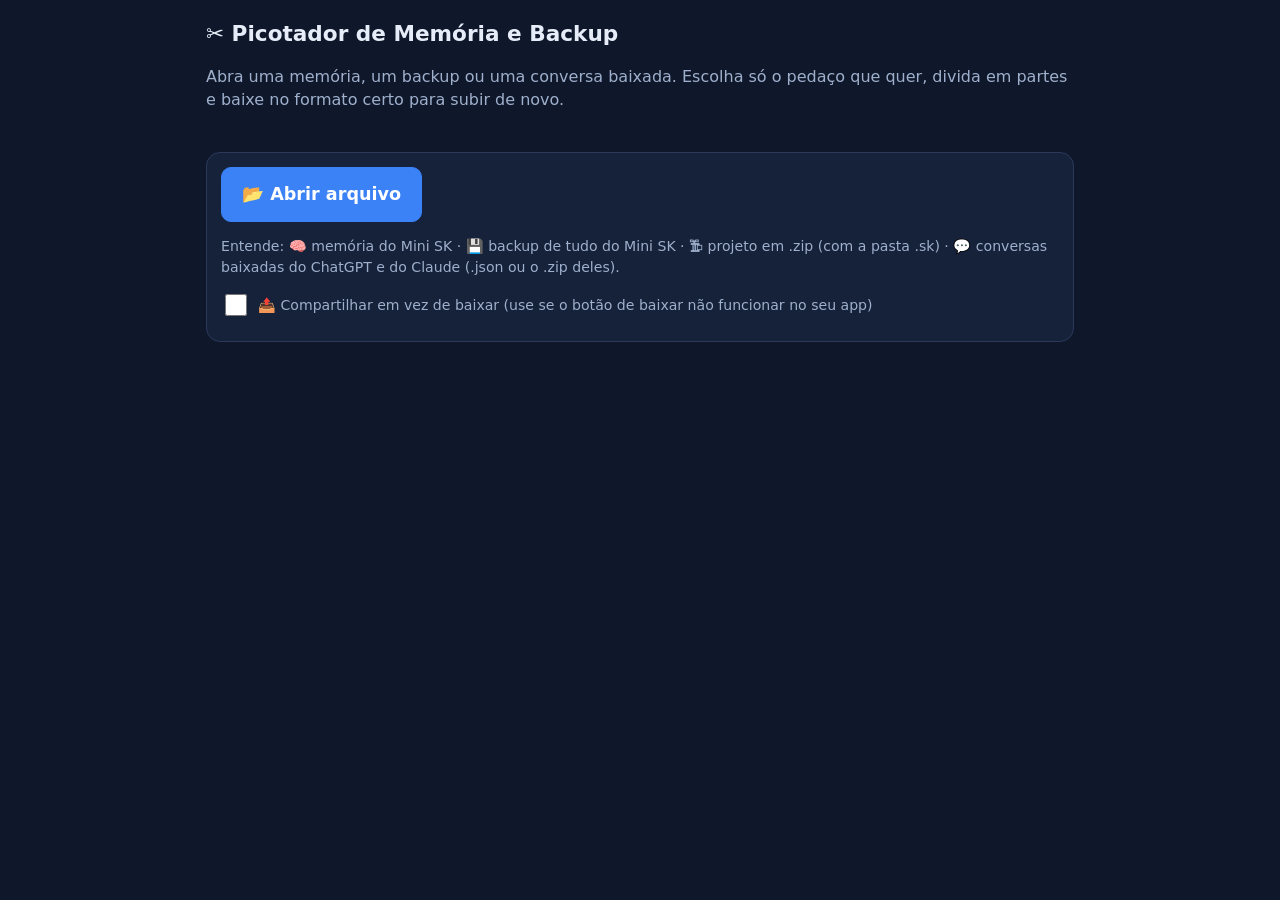
<file: ferramentas/picotador.html>
<!doctype html>
<html lang="pt-BR">
<head>
  <meta charset="utf-8">
  <meta name="viewport" content="width=device-width, initial-scale=1">
  <title>Picotador de Memória e Backup</title>
  <style>/* css/app.css */
:root { --bg: #0f172a; --bg2: #16213a; --bg3: #1e2b48; --tx: #e6edf8; --mu: #9fb0cc; --li: #2b3a5c; --az: #3b82f6; --ok: #34d399; --er: #f87171; --am: #fbbf24; }
* { box-sizing: border-box; }
body { margin: 0; background: var(--bg); color: var(--tx); font: 16px/1.45 system-ui, -apple-system, "Segoe UI", Roboto, sans-serif; }
header, main { max-width: 900px; margin: 0 auto; padding: 12px 16px; }
h1 { font-size: 1.35rem; margin: 6px 0; }
h2 { font-size: 1.1rem; margin: 0 0 8px; }
.muted { color: var(--mu); } .pequeno { font-size: .88rem; }
.card { background: var(--bg2); border: 1px solid var(--li); border-radius: 14px; padding: 14px; margin-bottom: 14px; }
.btn { display: inline-flex; align-items: center; gap: 6px; background: var(--bg3); color: var(--tx); border: 1px solid var(--li); border-radius: 10px; padding: 10px 14px; font: inherit; cursor: pointer; min-height: 44px; }
.btn:active { transform: scale(.98); }
.btn.primario { background: var(--az); border-color: var(--az); color: #fff; font-weight: 600; }
.btn.grande { font-size: 1.1rem; padding: 14px 20px; }
.btn.peq { min-height: 36px; padding: 6px 10px; font-size: .9rem; }
.btn:disabled { opacity: .45; }
.linha { display: flex; flex-wrap: wrap; gap: 8px; align-items: center; margin: 8px 0; }
label.linha { flex-wrap: nowrap; }
input[type=text], input[type=number], input[type=search] { background: var(--bg); color: var(--tx); border: 1px solid var(--li); border-radius: 10px; padding: 10px; font: inherit; min-height: 44px; }
input[type=number] { width: 90px; }
input[type=checkbox] { width: 22px; height: 22px; accent-color: var(--az); flex-shrink: 0; }
.tipo { margin-top: 10px; padding: 10px 12px; border-radius: 10px; background: rgba(59,130,246,.12); }
.lista { display: flex; flex-direction: column; gap: 6px; max-height: 60vh; overflow: auto; padding-right: 2px; }
.item { display: flex; gap: 10px; align-items: flex-start; padding: 10px; border-radius: 10px; background: var(--bg); border: 1px solid var(--li); }
.item.marcado { border-color: var(--az); background: rgba(59,130,246,.08); }
.item .corpo { flex: 1; min-width: 0; }
.item .topo { display: flex; gap: 8px; align-items: center; flex-wrap: wrap; font-size: .85rem; color: var(--mu); }
.item .previa { margin-top: 4px; white-space: pre-wrap; overflow-wrap: anywhere; font-size: .93rem; max-height: 4.4em; overflow: hidden; }
.item.aberto .previa { max-height: none; }
.num { font-weight: 700; color: var(--tx); }
.chip { display: inline-block; padding: 1px 8px; border-radius: 99px; background: var(--bg3); font-size: .8rem; }
.resumo { position: static; background: var(--bg2); padding: 10px 0 2px; border-top: 1px solid var(--li); margin-top: 10px; }
.aviso { position: fixed; left: 50%; bottom: 18px; transform: translateX(-50%); background: #111827; border: 1px solid var(--li); color: var(--tx); padding: 12px 16px; border-radius: 12px; max-width: 92vw; z-index: 9; box-shadow: 0 8px 30px rgba(0,0,0,.4); }
.aviso.erro { border-color: var(--er); } .aviso.ok { border-color: var(--ok); }
details { margin-top: 10px; } summary { cursor: pointer; color: var(--mu); }
.diario { white-space: pre-wrap; background: var(--bg); border-radius: 10px; padding: 10px; max-height: 30vh; overflow: auto; font-size: .9rem; }
@media (max-width: 520px) { .btn { flex: 1 1 auto; justify-content: center; } }

</style>
</head>
<body>
  <header>
    <h1>✂️ Picotador de Memória e Backup</h1>
    <p class="muted">Abra uma memória, um backup ou uma conversa baixada. Escolha só o pedaço que quer, divida em partes e baixe no formato certo para subir de novo.</p>
  </header>
  <main>
    <section class="card" id="abrir">
      <label class="btn grande primario" for="arq">📂 Abrir arquivo</label>
      <input type="file" id="arq" accept=".json,.zip,.md,.txt,application/json,application/zip" hidden>
      <p class="muted pequeno">Entende: 🧠 memória do Mini SK · 💾 backup de tudo do Mini SK · 🗜 projeto em .zip (com a pasta .sk) · 💬 conversas baixadas do ChatGPT e do Claude (.json ou o .zip deles).</p>
      <label class="linha pequeno muted"><input type="checkbox" id="modo-compartilhar"><span style="flex:1;min-width:0">📤 Compartilhar em vez de baixar (use se o botão de baixar não funcionar no seu app)</span></label>
      <div id="o-que-e"></div>
    </section>
    <section class="card" id="tela-projetos" hidden></section>
    <section class="card" id="tela-conversas" hidden></section>
    <section class="card" id="tela-mensagens" hidden></section>
  </main>
  <div id="aviso" class="aviso" hidden></div>
  <script>
/* lib/jszip.min.js */
/*!

JSZip v3.10.1 - A JavaScript class for generating and reading zip files
<http://stuartk.com/jszip>

(c) 2009-2016 Stuart Knightley <stuart [at] stuartk.com>
Dual licenced under the MIT license or GPLv3. See https://raw.github.com/Stuk/jszip/main/LICENSE.markdown.

JSZip uses the library pako released under the MIT license :
https://github.com/nodeca/pako/blob/main/LICENSE
*/

!function(e){if("object"==typeof exports&&"undefined"!=typeof module)module.exports=e();else if("function"==typeof define&&define.amd)define([],e);else{("undefined"!=typeof window?window:"undefined"!=typeof global?global:"undefined"!=typeof self?self:this).JSZip=e()}}(function(){return function s(a,o,h){function u(r,e){if(!o[r]){if(!a[r]){var t="function"==typeof require&&require;if(!e&&t)return t(r,!0);if(l)return l(r,!0);var n=new Error("Cannot find module '"+r+"'");throw n.code="MODULE_NOT_FOUND",n}var i=o[r]={exports:{}};a[r][0].call(i.exports,function(e){var t=a[r][1][e];return u(t||e)},i,i.exports,s,a,o,h)}return o[r].exports}for(var l="function"==typeof require&&require,e=0;e<h.length;e++)u(h[e]);return u}({1:[function(e,t,r){"use strict";var d=e("./utils"),c=e("./support"),p="ABCDEFGHIJKLMNOPQRSTUVWXYZabcdefghijklmnopqrstuvwxyz0123456789+/=";r.encode=function(e){for(var t,r,n,i,s,a,o,h=[],u=0,l=e.length,f=l,c="string"!==d.getTypeOf(e);u<e.length;)f=l-u,n=c?(t=e[u++],r=u<l?e[u++]:0,u<l?e[u++]:0):(t=e.charCodeAt(u++),r=u<l?e.charCodeAt(u++):0,u<l?e.charCodeAt(u++):0),i=t>>2,s=(3&t)<<4|r>>4,a=1<f?(15&r)<<2|n>>6:64,o=2<f?63&n:64,h.push(p.charAt(i)+p.charAt(s)+p.charAt(a)+p.charAt(o));return h.join("")},r.decode=function(e){var t,r,n,i,s,a,o=0,h=0,u="data:";if(e.substr(0,u.length)===u)throw new Error("Invalid base64 input, it looks like a data url.");var l,f=3*(e=e.replace(/[^A-Za-z0-9+/=]/g,"")).length/4;if(e.charAt(e.length-1)===p.charAt(64)&&f--,e.charAt(e.length-2)===p.charAt(64)&&f--,f%1!=0)throw new Error("Invalid base64 input, bad content length.");for(l=c.uint8array?new Uint8Array(0|f):new Array(0|f);o<e.length;)t=p.indexOf(e.charAt(o++))<<2|(i=p.indexOf(e.charAt(o++)))>>4,r=(15&i)<<4|(s=p.indexOf(e.charAt(o++)))>>2,n=(3&s)<<6|(a=p.indexOf(e.charAt(o++))),l[h++]=t,64!==s&&(l[h++]=r),64!==a&&(l[h++]=n);return l}},{"./support":30,"./utils":32}],2:[function(e,t,r){"use strict";var n=e("./external"),i=e("./stream/DataWorker"),s=e("./stream/Crc32Probe"),a=e("./stream/DataLengthProbe");function o(e,t,r,n,i){this.compressedSize=e,this.uncompressedSize=t,this.crc32=r,this.compression=n,this.compressedContent=i}o.prototype={getContentWorker:function(){var e=new i(n.Promise.resolve(this.compressedContent)).pipe(this.compression.uncompressWorker()).pipe(new a("data_length")),t=this;return e.on("end",function(){if(this.streamInfo.data_length!==t.uncompressedSize)throw new Error("Bug : uncompressed data size mismatch")}),e},getCompressedWorker:function(){return new i(n.Promise.resolve(this.compressedContent)).withStreamInfo("compressedSize",this.compressedSize).withStreamInfo("uncompressedSize",this.uncompressedSize).withStreamInfo("crc32",this.crc32).withStreamInfo("compression",this.compression)}},o.createWorkerFrom=function(e,t,r){return e.pipe(new s).pipe(new a("uncompressedSize")).pipe(t.compressWorker(r)).pipe(new a("compressedSize")).withStreamInfo("compression",t)},t.exports=o},{"./external":6,"./stream/Crc32Probe":25,"./stream/DataLengthProbe":26,"./stream/DataWorker":27}],3:[function(e,t,r){"use strict";var n=e("./stream/GenericWorker");r.STORE={magic:"\0\0",compressWorker:function(){return new n("STORE compression")},uncompressWorker:function(){return new n("STORE decompression")}},r.DEFLATE=e("./flate")},{"./flate":7,"./stream/GenericWorker":28}],4:[function(e,t,r){"use strict";var n=e("./utils");var o=function(){for(var e,t=[],r=0;r<256;r++){e=r;for(var n=0;n<8;n++)e=1&e?3988292384^e>>>1:e>>>1;t[r]=e}return t}();t.exports=function(e,t){return void 0!==e&&e.length?"string"!==n.getTypeOf(e)?function(e,t,r,n){var i=o,s=n+r;e^=-1;for(var a=n;a<s;a++)e=e>>>8^i[255&(e^t[a])];return-1^e}(0|t,e,e.length,0):function(e,t,r,n){var i=o,s=n+r;e^=-1;for(var a=n;a<s;a++)e=e>>>8^i[255&(e^t.charCodeAt(a))];return-1^e}(0|t,e,e.length,0):0}},{"./utils":32}],5:[function(e,t,r){"use strict";r.base64=!1,r.binary=!1,r.dir=!1,r.createFolders=!0,r.date=null,r.compression=null,r.compressionOptions=null,r.comment=null,r.unixPermissions=null,r.dosPermissions=null},{}],6:[function(e,t,r){"use strict";var n=null;n="undefined"!=typeof Promise?Promise:e("lie"),t.exports={Promise:n}},{lie:37}],7:[function(e,t,r){"use strict";var n="undefined"!=typeof Uint8Array&&"undefined"!=typeof Uint16Array&&"undefined"!=typeof Uint32Array,i=e("pako"),s=e("./utils"),a=e("./stream/GenericWorker"),o=n?"uint8array":"array";function h(e,t){a.call(this,"FlateWorker/"+e),this._pako=null,this._pakoAction=e,this._pakoOptions=t,this.meta={}}r.magic="\b\0",s.inherits(h,a),h.prototype.processChunk=function(e){this.meta=e.meta,null===this._pako&&this._createPako(),this._pako.push(s.transformTo(o,e.data),!1)},h.prototype.flush=function(){a.prototype.flush.call(this),null===this._pako&&this._createPako(),this._pako.push([],!0)},h.prototype.cleanUp=function(){a.prototype.cleanUp.call(this),this._pako=null},h.prototype._createPako=function(){this._pako=new i[this._pakoAction]({raw:!0,level:this._pakoOptions.level||-1});var t=this;this._pako.onData=function(e){t.push({data:e,meta:t.meta})}},r.compressWorker=function(e){return new h("Deflate",e)},r.uncompressWorker=function(){return new h("Inflate",{})}},{"./stream/GenericWorker":28,"./utils":32,pako:38}],8:[function(e,t,r){"use strict";function A(e,t){var r,n="";for(r=0;r<t;r++)n+=String.fromCharCode(255&e),e>>>=8;return n}function n(e,t,r,n,i,s){var a,o,h=e.file,u=e.compression,l=s!==O.utf8encode,f=I.transformTo("string",s(h.name)),c=I.transformTo("string",O.utf8encode(h.name)),d=h.comment,p=I.transformTo("string",s(d)),m=I.transformTo("string",O.utf8encode(d)),_=c.length!==h.name.length,g=m.length!==d.length,b="",v="",y="",w=h.dir,k=h.date,x={crc32:0,compressedSize:0,uncompressedSize:0};t&&!r||(x.crc32=e.crc32,x.compressedSize=e.compressedSize,x.uncompressedSize=e.uncompressedSize);var S=0;t&&(S|=8),l||!_&&!g||(S|=2048);var z=0,C=0;w&&(z|=16),"UNIX"===i?(C=798,z|=function(e,t){var r=e;return e||(r=t?16893:33204),(65535&r)<<16}(h.unixPermissions,w)):(C=20,z|=function(e){return 63&(e||0)}(h.dosPermissions)),a=k.getUTCHours(),a<<=6,a|=k.getUTCMinutes(),a<<=5,a|=k.getUTCSeconds()/2,o=k.getUTCFullYear()-1980,o<<=4,o|=k.getUTCMonth()+1,o<<=5,o|=k.getUTCDate(),_&&(v=A(1,1)+A(B(f),4)+c,b+="up"+A(v.length,2)+v),g&&(y=A(1,1)+A(B(p),4)+m,b+="uc"+A(y.length,2)+y);var E="";return E+="\n\0",E+=A(S,2),E+=u.magic,E+=A(a,2),E+=A(o,2),E+=A(x.crc32,4),E+=A(x.compressedSize,4),E+=A(x.uncompressedSize,4),E+=A(f.length,2),E+=A(b.length,2),{fileRecord:R.LOCAL_FILE_HEADER+E+f+b,dirRecord:R.CENTRAL_FILE_HEADER+A(C,2)+E+A(p.length,2)+"\0\0\0\0"+A(z,4)+A(n,4)+f+b+p}}var I=e("../utils"),i=e("../stream/GenericWorker"),O=e("../utf8"),B=e("../crc32"),R=e("../signature");function s(e,t,r,n){i.call(this,"ZipFileWorker"),this.bytesWritten=0,this.zipComment=t,this.zipPlatform=r,this.encodeFileName=n,this.streamFiles=e,this.accumulate=!1,this.contentBuffer=[],this.dirRecords=[],this.currentSourceOffset=0,this.entriesCount=0,this.currentFile=null,this._sources=[]}I.inherits(s,i),s.prototype.push=function(e){var t=e.meta.percent||0,r=this.entriesCount,n=this._sources.length;this.accumulate?this.contentBuffer.push(e):(this.bytesWritten+=e.data.length,i.prototype.push.call(this,{data:e.data,meta:{currentFile:this.currentFile,percent:r?(t+100*(r-n-1))/r:100}}))},s.prototype.openedSource=function(e){this.currentSourceOffset=this.bytesWritten,this.currentFile=e.file.name;var t=this.streamFiles&&!e.file.dir;if(t){var r=n(e,t,!1,this.currentSourceOffset,this.zipPlatform,this.encodeFileName);this.push({data:r.fileRecord,meta:{percent:0}})}else this.accumulate=!0},s.prototype.closedSource=function(e){this.accumulate=!1;var t=this.streamFiles&&!e.file.dir,r=n(e,t,!0,this.currentSourceOffset,this.zipPlatform,this.encodeFileName);if(this.dirRecords.push(r.dirRecord),t)this.push({data:function(e){return R.DATA_DESCRIPTOR+A(e.crc32,4)+A(e.compressedSize,4)+A(e.uncompressedSize,4)}(e),meta:{percent:100}});else for(this.push({data:r.fileRecord,meta:{percent:0}});this.contentBuffer.length;)this.push(this.contentBuffer.shift());this.currentFile=null},s.prototype.flush=function(){for(var e=this.bytesWritten,t=0;t<this.dirRecords.length;t++)this.push({data:this.dirRecords[t],meta:{percent:100}});var r=this.bytesWritten-e,n=function(e,t,r,n,i){var s=I.transformTo("string",i(n));return R.CENTRAL_DIRECTORY_END+"\0\0\0\0"+A(e,2)+A(e,2)+A(t,4)+A(r,4)+A(s.length,2)+s}(this.dirRecords.length,r,e,this.zipComment,this.encodeFileName);this.push({data:n,meta:{percent:100}})},s.prototype.prepareNextSource=function(){this.previous=this._sources.shift(),this.openedSource(this.previous.streamInfo),this.isPaused?this.previous.pause():this.previous.resume()},s.prototype.registerPrevious=function(e){this._sources.push(e);var t=this;return e.on("data",function(e){t.processChunk(e)}),e.on("end",function(){t.closedSource(t.previous.streamInfo),t._sources.length?t.prepareNextSource():t.end()}),e.on("error",function(e){t.error(e)}),this},s.prototype.resume=function(){return!!i.prototype.resume.call(this)&&(!this.previous&&this._sources.length?(this.prepareNextSource(),!0):this.previous||this._sources.length||this.generatedError?void 0:(this.end(),!0))},s.prototype.error=function(e){var t=this._sources;if(!i.prototype.error.call(this,e))return!1;for(var r=0;r<t.length;r++)try{t[r].error(e)}catch(e){}return!0},s.prototype.lock=function(){i.prototype.lock.call(this);for(var e=this._sources,t=0;t<e.length;t++)e[t].lock()},t.exports=s},{"../crc32":4,"../signature":23,"../stream/GenericWorker":28,"../utf8":31,"../utils":32}],9:[function(e,t,r){"use strict";var u=e("../compressions"),n=e("./ZipFileWorker");r.generateWorker=function(e,a,t){var o=new n(a.streamFiles,t,a.platform,a.encodeFileName),h=0;try{e.forEach(function(e,t){h++;var r=function(e,t){var r=e||t,n=u[r];if(!n)throw new Error(r+" is not a valid compression method !");return n}(t.options.compression,a.compression),n=t.options.compressionOptions||a.compressionOptions||{},i=t.dir,s=t.date;t._compressWorker(r,n).withStreamInfo("file",{name:e,dir:i,date:s,comment:t.comment||"",unixPermissions:t.unixPermissions,dosPermissions:t.dosPermissions}).pipe(o)}),o.entriesCount=h}catch(e){o.error(e)}return o}},{"../compressions":3,"./ZipFileWorker":8}],10:[function(e,t,r){"use strict";function n(){if(!(this instanceof n))return new n;if(arguments.length)throw new Error("The constructor with parameters has been removed in JSZip 3.0, please check the upgrade guide.");this.files=Object.create(null),this.comment=null,this.root="",this.clone=function(){var e=new n;for(var t in this)"function"!=typeof this[t]&&(e[t]=this[t]);return e}}(n.prototype=e("./object")).loadAsync=e("./load"),n.support=e("./support"),n.defaults=e("./defaults"),n.version="3.10.1",n.loadAsync=function(e,t){return(new n).loadAsync(e,t)},n.external=e("./external"),t.exports=n},{"./defaults":5,"./external":6,"./load":11,"./object":15,"./support":30}],11:[function(e,t,r){"use strict";var u=e("./utils"),i=e("./external"),n=e("./utf8"),s=e("./zipEntries"),a=e("./stream/Crc32Probe"),l=e("./nodejsUtils");function f(n){return new i.Promise(function(e,t){var r=n.decompressed.getContentWorker().pipe(new a);r.on("error",function(e){t(e)}).on("end",function(){r.streamInfo.crc32!==n.decompressed.crc32?t(new Error("Corrupted zip : CRC32 mismatch")):e()}).resume()})}t.exports=function(e,o){var h=this;return o=u.extend(o||{},{base64:!1,checkCRC32:!1,optimizedBinaryString:!1,createFolders:!1,decodeFileName:n.utf8decode}),l.isNode&&l.isStream(e)?i.Promise.reject(new Error("JSZip can't accept a stream when loading a zip file.")):u.prepareContent("the loaded zip file",e,!0,o.optimizedBinaryString,o.base64).then(function(e){var t=new s(o);return t.load(e),t}).then(function(e){var t=[i.Promise.resolve(e)],r=e.files;if(o.checkCRC32)for(var n=0;n<r.length;n++)t.push(f(r[n]));return i.Promise.all(t)}).then(function(e){for(var t=e.shift(),r=t.files,n=0;n<r.length;n++){var i=r[n],s=i.fileNameStr,a=u.resolve(i.fileNameStr);h.file(a,i.decompressed,{binary:!0,optimizedBinaryString:!0,date:i.date,dir:i.dir,comment:i.fileCommentStr.length?i.fileCommentStr:null,unixPermissions:i.unixPermissions,dosPermissions:i.dosPermissions,createFolders:o.createFolders}),i.dir||(h.file(a).unsafeOriginalName=s)}return t.zipComment.length&&(h.comment=t.zipComment),h})}},{"./external":6,"./nodejsUtils":14,"./stream/Crc32Probe":25,"./utf8":31,"./utils":32,"./zipEntries":33}],12:[function(e,t,r){"use strict";var n=e("../utils"),i=e("../stream/GenericWorker");function s(e,t){i.call(this,"Nodejs stream input adapter for "+e),this._upstreamEnded=!1,this._bindStream(t)}n.inherits(s,i),s.prototype._bindStream=function(e){var t=this;(this._stream=e).pause(),e.on("data",function(e){t.push({data:e,meta:{percent:0}})}).on("error",function(e){t.isPaused?this.generatedError=e:t.error(e)}).on("end",function(){t.isPaused?t._upstreamEnded=!0:t.end()})},s.prototype.pause=function(){return!!i.prototype.pause.call(this)&&(this._stream.pause(),!0)},s.prototype.resume=function(){return!!i.prototype.resume.call(this)&&(this._upstreamEnded?this.end():this._stream.resume(),!0)},t.exports=s},{"../stream/GenericWorker":28,"../utils":32}],13:[function(e,t,r){"use strict";var i=e("readable-stream").Readable;function n(e,t,r){i.call(this,t),this._helper=e;var n=this;e.on("data",function(e,t){n.push(e)||n._helper.pause(),r&&r(t)}).on("error",function(e){n.emit("error",e)}).on("end",function(){n.push(null)})}e("../utils").inherits(n,i),n.prototype._read=function(){this._helper.resume()},t.exports=n},{"../utils":32,"readable-stream":16}],14:[function(e,t,r){"use strict";t.exports={isNode:"undefined"!=typeof Buffer,newBufferFrom:function(e,t){if(Buffer.from&&Buffer.from!==Uint8Array.from)return Buffer.from(e,t);if("number"==typeof e)throw new Error('The "data" argument must not be a number');return new Buffer(e,t)},allocBuffer:function(e){if(Buffer.alloc)return Buffer.alloc(e);var t=new Buffer(e);return t.fill(0),t},isBuffer:function(e){return Buffer.isBuffer(e)},isStream:function(e){return e&&"function"==typeof e.on&&"function"==typeof e.pause&&"function"==typeof e.resume}}},{}],15:[function(e,t,r){"use strict";function s(e,t,r){var n,i=u.getTypeOf(t),s=u.extend(r||{},f);s.date=s.date||new Date,null!==s.compression&&(s.compression=s.compression.toUpperCase()),"string"==typeof s.unixPermissions&&(s.unixPermissions=parseInt(s.unixPermissions,8)),s.unixPermissions&&16384&s.unixPermissions&&(s.dir=!0),s.dosPermissions&&16&s.dosPermissions&&(s.dir=!0),s.dir&&(e=g(e)),s.createFolders&&(n=_(e))&&b.call(this,n,!0);var a="string"===i&&!1===s.binary&&!1===s.base64;r&&void 0!==r.binary||(s.binary=!a),(t instanceof c&&0===t.uncompressedSize||s.dir||!t||0===t.length)&&(s.base64=!1,s.binary=!0,t="",s.compression="STORE",i="string");var o=null;o=t instanceof c||t instanceof l?t:p.isNode&&p.isStream(t)?new m(e,t):u.prepareContent(e,t,s.binary,s.optimizedBinaryString,s.base64);var h=new d(e,o,s);this.files[e]=h}var i=e("./utf8"),u=e("./utils"),l=e("./stream/GenericWorker"),a=e("./stream/StreamHelper"),f=e("./defaults"),c=e("./compressedObject"),d=e("./zipObject"),o=e("./generate"),p=e("./nodejsUtils"),m=e("./nodejs/NodejsStreamInputAdapter"),_=function(e){"/"===e.slice(-1)&&(e=e.substring(0,e.length-1));var t=e.lastIndexOf("/");return 0<t?e.substring(0,t):""},g=function(e){return"/"!==e.slice(-1)&&(e+="/"),e},b=function(e,t){return t=void 0!==t?t:f.createFolders,e=g(e),this.files[e]||s.call(this,e,null,{dir:!0,createFolders:t}),this.files[e]};function h(e){return"[object RegExp]"===Object.prototype.toString.call(e)}var n={load:function(){throw new Error("This method has been removed in JSZip 3.0, please check the upgrade guide.")},forEach:function(e){var t,r,n;for(t in this.files)n=this.files[t],(r=t.slice(this.root.length,t.length))&&t.slice(0,this.root.length)===this.root&&e(r,n)},filter:function(r){var n=[];return this.forEach(function(e,t){r(e,t)&&n.push(t)}),n},file:function(e,t,r){if(1!==arguments.length)return e=this.root+e,s.call(this,e,t,r),this;if(h(e)){var n=e;return this.filter(function(e,t){return!t.dir&&n.test(e)})}var i=this.files[this.root+e];return i&&!i.dir?i:null},folder:function(r){if(!r)return this;if(h(r))return this.filter(function(e,t){return t.dir&&r.test(e)});var e=this.root+r,t=b.call(this,e),n=this.clone();return n.root=t.name,n},remove:function(r){r=this.root+r;var e=this.files[r];if(e||("/"!==r.slice(-1)&&(r+="/"),e=this.files[r]),e&&!e.dir)delete this.files[r];else for(var t=this.filter(function(e,t){return t.name.slice(0,r.length)===r}),n=0;n<t.length;n++)delete this.files[t[n].name];return this},generate:function(){throw new Error("This method has been removed in JSZip 3.0, please check the upgrade guide.")},generateInternalStream:function(e){var t,r={};try{if((r=u.extend(e||{},{streamFiles:!1,compression:"STORE",compressionOptions:null,type:"",platform:"DOS",comment:null,mimeType:"application/zip",encodeFileName:i.utf8encode})).type=r.type.toLowerCase(),r.compression=r.compression.toUpperCase(),"binarystring"===r.type&&(r.type="string"),!r.type)throw new Error("No output type specified.");u.checkSupport(r.type),"darwin"!==r.platform&&"freebsd"!==r.platform&&"linux"!==r.platform&&"sunos"!==r.platform||(r.platform="UNIX"),"win32"===r.platform&&(r.platform="DOS");var n=r.comment||this.comment||"";t=o.generateWorker(this,r,n)}catch(e){(t=new l("error")).error(e)}return new a(t,r.type||"string",r.mimeType)},generateAsync:function(e,t){return this.generateInternalStream(e).accumulate(t)},generateNodeStream:function(e,t){return(e=e||{}).type||(e.type="nodebuffer"),this.generateInternalStream(e).toNodejsStream(t)}};t.exports=n},{"./compressedObject":2,"./defaults":5,"./generate":9,"./nodejs/NodejsStreamInputAdapter":12,"./nodejsUtils":14,"./stream/GenericWorker":28,"./stream/StreamHelper":29,"./utf8":31,"./utils":32,"./zipObject":35}],16:[function(e,t,r){"use strict";t.exports=e("stream")},{stream:void 0}],17:[function(e,t,r){"use strict";var n=e("./DataReader");function i(e){n.call(this,e);for(var t=0;t<this.data.length;t++)e[t]=255&e[t]}e("../utils").inherits(i,n),i.prototype.byteAt=function(e){return this.data[this.zero+e]},i.prototype.lastIndexOfSignature=function(e){for(var t=e.charCodeAt(0),r=e.charCodeAt(1),n=e.charCodeAt(2),i=e.charCodeAt(3),s=this.length-4;0<=s;--s)if(this.data[s]===t&&this.data[s+1]===r&&this.data[s+2]===n&&this.data[s+3]===i)return s-this.zero;return-1},i.prototype.readAndCheckSignature=function(e){var t=e.charCodeAt(0),r=e.charCodeAt(1),n=e.charCodeAt(2),i=e.charCodeAt(3),s=this.readData(4);return t===s[0]&&r===s[1]&&n===s[2]&&i===s[3]},i.prototype.readData=function(e){if(this.checkOffset(e),0===e)return[];var t=this.data.slice(this.zero+this.index,this.zero+this.index+e);return this.index+=e,t},t.exports=i},{"../utils":32,"./DataReader":18}],18:[function(e,t,r){"use strict";var n=e("../utils");function i(e){this.data=e,this.length=e.length,this.index=0,this.zero=0}i.prototype={checkOffset:function(e){this.checkIndex(this.index+e)},checkIndex:function(e){if(this.length<this.zero+e||e<0)throw new Error("End of data reached (data length = "+this.length+", asked index = "+e+"). Corrupted zip ?")},setIndex:function(e){this.checkIndex(e),this.index=e},skip:function(e){this.setIndex(this.index+e)},byteAt:function(){},readInt:function(e){var t,r=0;for(this.checkOffset(e),t=this.index+e-1;t>=this.index;t--)r=(r<<8)+this.byteAt(t);return this.index+=e,r},readString:function(e){return n.transformTo("string",this.readData(e))},readData:function(){},lastIndexOfSignature:function(){},readAndCheckSignature:function(){},readDate:function(){var e=this.readInt(4);return new Date(Date.UTC(1980+(e>>25&127),(e>>21&15)-1,e>>16&31,e>>11&31,e>>5&63,(31&e)<<1))}},t.exports=i},{"../utils":32}],19:[function(e,t,r){"use strict";var n=e("./Uint8ArrayReader");function i(e){n.call(this,e)}e("../utils").inherits(i,n),i.prototype.readData=function(e){this.checkOffset(e);var t=this.data.slice(this.zero+this.index,this.zero+this.index+e);return this.index+=e,t},t.exports=i},{"../utils":32,"./Uint8ArrayReader":21}],20:[function(e,t,r){"use strict";var n=e("./DataReader");function i(e){n.call(this,e)}e("../utils").inherits(i,n),i.prototype.byteAt=function(e){return this.data.charCodeAt(this.zero+e)},i.prototype.lastIndexOfSignature=function(e){return this.data.lastIndexOf(e)-this.zero},i.prototype.readAndCheckSignature=function(e){return e===this.readData(4)},i.prototype.readData=function(e){this.checkOffset(e);var t=this.data.slice(this.zero+this.index,this.zero+this.index+e);return this.index+=e,t},t.exports=i},{"../utils":32,"./DataReader":18}],21:[function(e,t,r){"use strict";var n=e("./ArrayReader");function i(e){n.call(this,e)}e("../utils").inherits(i,n),i.prototype.readData=function(e){if(this.checkOffset(e),0===e)return new Uint8Array(0);var t=this.data.subarray(this.zero+this.index,this.zero+this.index+e);return this.index+=e,t},t.exports=i},{"../utils":32,"./ArrayReader":17}],22:[function(e,t,r){"use strict";var n=e("../utils"),i=e("../support"),s=e("./ArrayReader"),a=e("./StringReader"),o=e("./NodeBufferReader"),h=e("./Uint8ArrayReader");t.exports=function(e){var t=n.getTypeOf(e);return n.checkSupport(t),"string"!==t||i.uint8array?"nodebuffer"===t?new o(e):i.uint8array?new h(n.transformTo("uint8array",e)):new s(n.transformTo("array",e)):new a(e)}},{"../support":30,"../utils":32,"./ArrayReader":17,"./NodeBufferReader":19,"./StringReader":20,"./Uint8ArrayReader":21}],23:[function(e,t,r){"use strict";r.LOCAL_FILE_HEADER="PK",r.CENTRAL_FILE_HEADER="PK",r.CENTRAL_DIRECTORY_END="PK",r.ZIP64_CENTRAL_DIRECTORY_LOCATOR="PK",r.ZIP64_CENTRAL_DIRECTORY_END="PK",r.DATA_DESCRIPTOR="PK\b"},{}],24:[function(e,t,r){"use strict";var n=e("./GenericWorker"),i=e("../utils");function s(e){n.call(this,"ConvertWorker to "+e),this.destType=e}i.inherits(s,n),s.prototype.processChunk=function(e){this.push({data:i.transformTo(this.destType,e.data),meta:e.meta})},t.exports=s},{"../utils":32,"./GenericWorker":28}],25:[function(e,t,r){"use strict";var n=e("./GenericWorker"),i=e("../crc32");function s(){n.call(this,"Crc32Probe"),this.withStreamInfo("crc32",0)}e("../utils").inherits(s,n),s.prototype.processChunk=function(e){this.streamInfo.crc32=i(e.data,this.streamInfo.crc32||0),this.push(e)},t.exports=s},{"../crc32":4,"../utils":32,"./GenericWorker":28}],26:[function(e,t,r){"use strict";var n=e("../utils"),i=e("./GenericWorker");function s(e){i.call(this,"DataLengthProbe for "+e),this.propName=e,this.withStreamInfo(e,0)}n.inherits(s,i),s.prototype.processChunk=function(e){if(e){var t=this.streamInfo[this.propName]||0;this.streamInfo[this.propName]=t+e.data.length}i.prototype.processChunk.call(this,e)},t.exports=s},{"../utils":32,"./GenericWorker":28}],27:[function(e,t,r){"use strict";var n=e("../utils"),i=e("./GenericWorker");function s(e){i.call(this,"DataWorker");var t=this;this.dataIsReady=!1,this.index=0,this.max=0,this.data=null,this.type="",this._tickScheduled=!1,e.then(function(e){t.dataIsReady=!0,t.data=e,t.max=e&&e.length||0,t.type=n.getTypeOf(e),t.isPaused||t._tickAndRepeat()},function(e){t.error(e)})}n.inherits(s,i),s.prototype.cleanUp=function(){i.prototype.cleanUp.call(this),this.data=null},s.prototype.resume=function(){return!!i.prototype.resume.call(this)&&(!this._tickScheduled&&this.dataIsReady&&(this._tickScheduled=!0,n.delay(this._tickAndRepeat,[],this)),!0)},s.prototype._tickAndRepeat=function(){this._tickScheduled=!1,this.isPaused||this.isFinished||(this._tick(),this.isFinished||(n.delay(this._tickAndRepeat,[],this),this._tickScheduled=!0))},s.prototype._tick=function(){if(this.isPaused||this.isFinished)return!1;var e=null,t=Math.min(this.max,this.index+16384);if(this.index>=this.max)return this.end();switch(this.type){case"string":e=this.data.substring(this.index,t);break;case"uint8array":e=this.data.subarray(this.index,t);break;case"array":case"nodebuffer":e=this.data.slice(this.index,t)}return this.index=t,this.push({data:e,meta:{percent:this.max?this.index/this.max*100:0}})},t.exports=s},{"../utils":32,"./GenericWorker":28}],28:[function(e,t,r){"use strict";function n(e){this.name=e||"default",this.streamInfo={},this.generatedError=null,this.extraStreamInfo={},this.isPaused=!0,this.isFinished=!1,this.isLocked=!1,this._listeners={data:[],end:[],error:[]},this.previous=null}n.prototype={push:function(e){this.emit("data",e)},end:function(){if(this.isFinished)return!1;this.flush();try{this.emit("end"),this.cleanUp(),this.isFinished=!0}catch(e){this.emit("error",e)}return!0},error:function(e){return!this.isFinished&&(this.isPaused?this.generatedError=e:(this.isFinished=!0,this.emit("error",e),this.previous&&this.previous.error(e),this.cleanUp()),!0)},on:function(e,t){return this._listeners[e].push(t),this},cleanUp:function(){this.streamInfo=this.generatedError=this.extraStreamInfo=null,this._listeners=[]},emit:function(e,t){if(this._listeners[e])for(var r=0;r<this._listeners[e].length;r++)this._listeners[e][r].call(this,t)},pipe:function(e){return e.registerPrevious(this)},registerPrevious:function(e){if(this.isLocked)throw new Error("The stream '"+this+"' has already been used.");this.streamInfo=e.streamInfo,this.mergeStreamInfo(),this.previous=e;var t=this;return e.on("data",function(e){t.processChunk(e)}),e.on("end",function(){t.end()}),e.on("error",function(e){t.error(e)}),this},pause:function(){return!this.isPaused&&!this.isFinished&&(this.isPaused=!0,this.previous&&this.previous.pause(),!0)},resume:function(){if(!this.isPaused||this.isFinished)return!1;var e=this.isPaused=!1;return this.generatedError&&(this.error(this.generatedError),e=!0),this.previous&&this.previous.resume(),!e},flush:function(){},processChunk:function(e){this.push(e)},withStreamInfo:function(e,t){return this.extraStreamInfo[e]=t,this.mergeStreamInfo(),this},mergeStreamInfo:function(){for(var e in this.extraStreamInfo)Object.prototype.hasOwnProperty.call(this.extraStreamInfo,e)&&(this.streamInfo[e]=this.extraStreamInfo[e])},lock:function(){if(this.isLocked)throw new Error("The stream '"+this+"' has already been used.");this.isLocked=!0,this.previous&&this.previous.lock()},toString:function(){var e="Worker "+this.name;return this.previous?this.previous+" -> "+e:e}},t.exports=n},{}],29:[function(e,t,r){"use strict";var h=e("../utils"),i=e("./ConvertWorker"),s=e("./GenericWorker"),u=e("../base64"),n=e("../support"),a=e("../external"),o=null;if(n.nodestream)try{o=e("../nodejs/NodejsStreamOutputAdapter")}catch(e){}function l(e,o){return new a.Promise(function(t,r){var n=[],i=e._internalType,s=e._outputType,a=e._mimeType;e.on("data",function(e,t){n.push(e),o&&o(t)}).on("error",function(e){n=[],r(e)}).on("end",function(){try{var e=function(e,t,r){switch(e){case"blob":return h.newBlob(h.transformTo("arraybuffer",t),r);case"base64":return u.encode(t);default:return h.transformTo(e,t)}}(s,function(e,t){var r,n=0,i=null,s=0;for(r=0;r<t.length;r++)s+=t[r].length;switch(e){case"string":return t.join("");case"array":return Array.prototype.concat.apply([],t);case"uint8array":for(i=new Uint8Array(s),r=0;r<t.length;r++)i.set(t[r],n),n+=t[r].length;return i;case"nodebuffer":return Buffer.concat(t);default:throw new Error("concat : unsupported type '"+e+"'")}}(i,n),a);t(e)}catch(e){r(e)}n=[]}).resume()})}function f(e,t,r){var n=t;switch(t){case"blob":case"arraybuffer":n="uint8array";break;case"base64":n="string"}try{this._internalType=n,this._outputType=t,this._mimeType=r,h.checkSupport(n),this._worker=e.pipe(new i(n)),e.lock()}catch(e){this._worker=new s("error"),this._worker.error(e)}}f.prototype={accumulate:function(e){return l(this,e)},on:function(e,t){var r=this;return"data"===e?this._worker.on(e,function(e){t.call(r,e.data,e.meta)}):this._worker.on(e,function(){h.delay(t,arguments,r)}),this},resume:function(){return h.delay(this._worker.resume,[],this._worker),this},pause:function(){return this._worker.pause(),this},toNodejsStream:function(e){if(h.checkSupport("nodestream"),"nodebuffer"!==this._outputType)throw new Error(this._outputType+" is not supported by this method");return new o(this,{objectMode:"nodebuffer"!==this._outputType},e)}},t.exports=f},{"../base64":1,"../external":6,"../nodejs/NodejsStreamOutputAdapter":13,"../support":30,"../utils":32,"./ConvertWorker":24,"./GenericWorker":28}],30:[function(e,t,r){"use strict";if(r.base64=!0,r.array=!0,r.string=!0,r.arraybuffer="undefined"!=typeof ArrayBuffer&&"undefined"!=typeof Uint8Array,r.nodebuffer="undefined"!=typeof Buffer,r.uint8array="undefined"!=typeof Uint8Array,"undefined"==typeof ArrayBuffer)r.blob=!1;else{var n=new ArrayBuffer(0);try{r.blob=0===new Blob([n],{type:"application/zip"}).size}catch(e){try{var i=new(self.BlobBuilder||self.WebKitBlobBuilder||self.MozBlobBuilder||self.MSBlobBuilder);i.append(n),r.blob=0===i.getBlob("application/zip").size}catch(e){r.blob=!1}}}try{r.nodestream=!!e("readable-stream").Readable}catch(e){r.nodestream=!1}},{"readable-stream":16}],31:[function(e,t,s){"use strict";for(var o=e("./utils"),h=e("./support"),r=e("./nodejsUtils"),n=e("./stream/GenericWorker"),u=new Array(256),i=0;i<256;i++)u[i]=252<=i?6:248<=i?5:240<=i?4:224<=i?3:192<=i?2:1;u[254]=u[254]=1;function a(){n.call(this,"utf-8 decode"),this.leftOver=null}function l(){n.call(this,"utf-8 encode")}s.utf8encode=function(e){return h.nodebuffer?r.newBufferFrom(e,"utf-8"):function(e){var t,r,n,i,s,a=e.length,o=0;for(i=0;i<a;i++)55296==(64512&(r=e.charCodeAt(i)))&&i+1<a&&56320==(64512&(n=e.charCodeAt(i+1)))&&(r=65536+(r-55296<<10)+(n-56320),i++),o+=r<128?1:r<2048?2:r<65536?3:4;for(t=h.uint8array?new Uint8Array(o):new Array(o),i=s=0;s<o;i++)55296==(64512&(r=e.charCodeAt(i)))&&i+1<a&&56320==(64512&(n=e.charCodeAt(i+1)))&&(r=65536+(r-55296<<10)+(n-56320),i++),r<128?t[s++]=r:(r<2048?t[s++]=192|r>>>6:(r<65536?t[s++]=224|r>>>12:(t[s++]=240|r>>>18,t[s++]=128|r>>>12&63),t[s++]=128|r>>>6&63),t[s++]=128|63&r);return t}(e)},s.utf8decode=function(e){return h.nodebuffer?o.transformTo("nodebuffer",e).toString("utf-8"):function(e){var t,r,n,i,s=e.length,a=new Array(2*s);for(t=r=0;t<s;)if((n=e[t++])<128)a[r++]=n;else if(4<(i=u[n]))a[r++]=65533,t+=i-1;else{for(n&=2===i?31:3===i?15:7;1<i&&t<s;)n=n<<6|63&e[t++],i--;1<i?a[r++]=65533:n<65536?a[r++]=n:(n-=65536,a[r++]=55296|n>>10&1023,a[r++]=56320|1023&n)}return a.length!==r&&(a.subarray?a=a.subarray(0,r):a.length=r),o.applyFromCharCode(a)}(e=o.transformTo(h.uint8array?"uint8array":"array",e))},o.inherits(a,n),a.prototype.processChunk=function(e){var t=o.transformTo(h.uint8array?"uint8array":"array",e.data);if(this.leftOver&&this.leftOver.length){if(h.uint8array){var r=t;(t=new Uint8Array(r.length+this.leftOver.length)).set(this.leftOver,0),t.set(r,this.leftOver.length)}else t=this.leftOver.concat(t);this.leftOver=null}var n=function(e,t){var r;for((t=t||e.length)>e.length&&(t=e.length),r=t-1;0<=r&&128==(192&e[r]);)r--;return r<0?t:0===r?t:r+u[e[r]]>t?r:t}(t),i=t;n!==t.length&&(h.uint8array?(i=t.subarray(0,n),this.leftOver=t.subarray(n,t.length)):(i=t.slice(0,n),this.leftOver=t.slice(n,t.length))),this.push({data:s.utf8decode(i),meta:e.meta})},a.prototype.flush=function(){this.leftOver&&this.leftOver.length&&(this.push({data:s.utf8decode(this.leftOver),meta:{}}),this.leftOver=null)},s.Utf8DecodeWorker=a,o.inherits(l,n),l.prototype.processChunk=function(e){this.push({data:s.utf8encode(e.data),meta:e.meta})},s.Utf8EncodeWorker=l},{"./nodejsUtils":14,"./stream/GenericWorker":28,"./support":30,"./utils":32}],32:[function(e,t,a){"use strict";var o=e("./support"),h=e("./base64"),r=e("./nodejsUtils"),u=e("./external");function n(e){return e}function l(e,t){for(var r=0;r<e.length;++r)t[r]=255&e.charCodeAt(r);return t}e("setimmediate"),a.newBlob=function(t,r){a.checkSupport("blob");try{return new Blob([t],{type:r})}catch(e){try{var n=new(self.BlobBuilder||self.WebKitBlobBuilder||self.MozBlobBuilder||self.MSBlobBuilder);return n.append(t),n.getBlob(r)}catch(e){throw new Error("Bug : can't construct the Blob.")}}};var i={stringifyByChunk:function(e,t,r){var n=[],i=0,s=e.length;if(s<=r)return String.fromCharCode.apply(null,e);for(;i<s;)"array"===t||"nodebuffer"===t?n.push(String.fromCharCode.apply(null,e.slice(i,Math.min(i+r,s)))):n.push(String.fromCharCode.apply(null,e.subarray(i,Math.min(i+r,s)))),i+=r;return n.join("")},stringifyByChar:function(e){for(var t="",r=0;r<e.length;r++)t+=String.fromCharCode(e[r]);return t},applyCanBeUsed:{uint8array:function(){try{return o.uint8array&&1===String.fromCharCode.apply(null,new Uint8Array(1)).length}catch(e){return!1}}(),nodebuffer:function(){try{return o.nodebuffer&&1===String.fromCharCode.apply(null,r.allocBuffer(1)).length}catch(e){return!1}}()}};function s(e){var t=65536,r=a.getTypeOf(e),n=!0;if("uint8array"===r?n=i.applyCanBeUsed.uint8array:"nodebuffer"===r&&(n=i.applyCanBeUsed.nodebuffer),n)for(;1<t;)try{return i.stringifyByChunk(e,r,t)}catch(e){t=Math.floor(t/2)}return i.stringifyByChar(e)}function f(e,t){for(var r=0;r<e.length;r++)t[r]=e[r];return t}a.applyFromCharCode=s;var c={};c.string={string:n,array:function(e){return l(e,new Array(e.length))},arraybuffer:function(e){return c.string.uint8array(e).buffer},uint8array:function(e){return l(e,new Uint8Array(e.length))},nodebuffer:function(e){return l(e,r.allocBuffer(e.length))}},c.array={string:s,array:n,arraybuffer:function(e){return new Uint8Array(e).buffer},uint8array:function(e){return new Uint8Array(e)},nodebuffer:function(e){return r.newBufferFrom(e)}},c.arraybuffer={string:function(e){return s(new Uint8Array(e))},array:function(e){return f(new Uint8Array(e),new Array(e.byteLength))},arraybuffer:n,uint8array:function(e){return new Uint8Array(e)},nodebuffer:function(e){return r.newBufferFrom(new Uint8Array(e))}},c.uint8array={string:s,array:function(e){return f(e,new Array(e.length))},arraybuffer:function(e){return e.buffer},uint8array:n,nodebuffer:function(e){return r.newBufferFrom(e)}},c.nodebuffer={string:s,array:function(e){return f(e,new Array(e.length))},arraybuffer:function(e){return c.nodebuffer.uint8array(e).buffer},uint8array:function(e){return f(e,new Uint8Array(e.length))},nodebuffer:n},a.transformTo=function(e,t){if(t=t||"",!e)return t;a.checkSupport(e);var r=a.getTypeOf(t);return c[r][e](t)},a.resolve=function(e){for(var t=e.split("/"),r=[],n=0;n<t.length;n++){var i=t[n];"."===i||""===i&&0!==n&&n!==t.length-1||(".."===i?r.pop():r.push(i))}return r.join("/")},a.getTypeOf=function(e){return"string"==typeof e?"string":"[object Array]"===Object.prototype.toString.call(e)?"array":o.nodebuffer&&r.isBuffer(e)?"nodebuffer":o.uint8array&&e instanceof Uint8Array?"uint8array":o.arraybuffer&&e instanceof ArrayBuffer?"arraybuffer":void 0},a.checkSupport=function(e){if(!o[e.toLowerCase()])throw new Error(e+" is not supported by this platform")},a.MAX_VALUE_16BITS=65535,a.MAX_VALUE_32BITS=-1,a.pretty=function(e){var t,r,n="";for(r=0;r<(e||"").length;r++)n+="\\x"+((t=e.charCodeAt(r))<16?"0":"")+t.toString(16).toUpperCase();return n},a.delay=function(e,t,r){setImmediate(function(){e.apply(r||null,t||[])})},a.inherits=function(e,t){function r(){}r.prototype=t.prototype,e.prototype=new r},a.extend=function(){var e,t,r={};for(e=0;e<arguments.length;e++)for(t in arguments[e])Object.prototype.hasOwnProperty.call(arguments[e],t)&&void 0===r[t]&&(r[t]=arguments[e][t]);return r},a.prepareContent=function(r,e,n,i,s){return u.Promise.resolve(e).then(function(n){return o.blob&&(n instanceof Blob||-1!==["[object File]","[object Blob]"].indexOf(Object.prototype.toString.call(n)))&&"undefined"!=typeof FileReader?new u.Promise(function(t,r){var e=new FileReader;e.onload=function(e){t(e.target.result)},e.onerror=function(e){r(e.target.error)},e.readAsArrayBuffer(n)}):n}).then(function(e){var t=a.getTypeOf(e);return t?("arraybuffer"===t?e=a.transformTo("uint8array",e):"string"===t&&(s?e=h.decode(e):n&&!0!==i&&(e=function(e){return l(e,o.uint8array?new Uint8Array(e.length):new Array(e.length))}(e))),e):u.Promise.reject(new Error("Can't read the data of '"+r+"'. Is it in a supported JavaScript type (String, Blob, ArrayBuffer, etc) ?"))})}},{"./base64":1,"./external":6,"./nodejsUtils":14,"./support":30,setimmediate:54}],33:[function(e,t,r){"use strict";var n=e("./reader/readerFor"),i=e("./utils"),s=e("./signature"),a=e("./zipEntry"),o=e("./support");function h(e){this.files=[],this.loadOptions=e}h.prototype={checkSignature:function(e){if(!this.reader.readAndCheckSignature(e)){this.reader.index-=4;var t=this.reader.readString(4);throw new Error("Corrupted zip or bug: unexpected signature ("+i.pretty(t)+", expected "+i.pretty(e)+")")}},isSignature:function(e,t){var r=this.reader.index;this.reader.setIndex(e);var n=this.reader.readString(4)===t;return this.reader.setIndex(r),n},readBlockEndOfCentral:function(){this.diskNumber=this.reader.readInt(2),this.diskWithCentralDirStart=this.reader.readInt(2),this.centralDirRecordsOnThisDisk=this.reader.readInt(2),this.centralDirRecords=this.reader.readInt(2),this.centralDirSize=this.reader.readInt(4),this.centralDirOffset=this.reader.readInt(4),this.zipCommentLength=this.reader.readInt(2);var e=this.reader.readData(this.zipCommentLength),t=o.uint8array?"uint8array":"array",r=i.transformTo(t,e);this.zipComment=this.loadOptions.decodeFileName(r)},readBlockZip64EndOfCentral:function(){this.zip64EndOfCentralSize=this.reader.readInt(8),this.reader.skip(4),this.diskNumber=this.reader.readInt(4),this.diskWithCentralDirStart=this.reader.readInt(4),this.centralDirRecordsOnThisDisk=this.reader.readInt(8),this.centralDirRecords=this.reader.readInt(8),this.centralDirSize=this.reader.readInt(8),this.centralDirOffset=this.reader.readInt(8),this.zip64ExtensibleData={};for(var e,t,r,n=this.zip64EndOfCentralSize-44;0<n;)e=this.reader.readInt(2),t=this.reader.readInt(4),r=this.reader.readData(t),this.zip64ExtensibleData[e]={id:e,length:t,value:r}},readBlockZip64EndOfCentralLocator:function(){if(this.diskWithZip64CentralDirStart=this.reader.readInt(4),this.relativeOffsetEndOfZip64CentralDir=this.reader.readInt(8),this.disksCount=this.reader.readInt(4),1<this.disksCount)throw new Error("Multi-volumes zip are not supported")},readLocalFiles:function(){var e,t;for(e=0;e<this.files.length;e++)t=this.files[e],this.reader.setIndex(t.localHeaderOffset),this.checkSignature(s.LOCAL_FILE_HEADER),t.readLocalPart(this.reader),t.handleUTF8(),t.processAttributes()},readCentralDir:function(){var e;for(this.reader.setIndex(this.centralDirOffset);this.reader.readAndCheckSignature(s.CENTRAL_FILE_HEADER);)(e=new a({zip64:this.zip64},this.loadOptions)).readCentralPart(this.reader),this.files.push(e);if(this.centralDirRecords!==this.files.length&&0!==this.centralDirRecords&&0===this.files.length)throw new Error("Corrupted zip or bug: expected "+this.centralDirRecords+" records in central dir, got "+this.files.length)},readEndOfCentral:function(){var e=this.reader.lastIndexOfSignature(s.CENTRAL_DIRECTORY_END);if(e<0)throw!this.isSignature(0,s.LOCAL_FILE_HEADER)?new Error("Can't find end of central directory : is this a zip file ? If it is, see https://stuk.github.io/jszip/documentation/howto/read_zip.html"):new Error("Corrupted zip: can't find end of central directory");this.reader.setIndex(e);var t=e;if(this.checkSignature(s.CENTRAL_DIRECTORY_END),this.readBlockEndOfCentral(),this.diskNumber===i.MAX_VALUE_16BITS||this.diskWithCentralDirStart===i.MAX_VALUE_16BITS||this.centralDirRecordsOnThisDisk===i.MAX_VALUE_16BITS||this.centralDirRecords===i.MAX_VALUE_16BITS||this.centralDirSize===i.MAX_VALUE_32BITS||this.centralDirOffset===i.MAX_VALUE_32BITS){if(this.zip64=!0,(e=this.reader.lastIndexOfSignature(s.ZIP64_CENTRAL_DIRECTORY_LOCATOR))<0)throw new Error("Corrupted zip: can't find the ZIP64 end of central directory locator");if(this.reader.setIndex(e),this.checkSignature(s.ZIP64_CENTRAL_DIRECTORY_LOCATOR),this.readBlockZip64EndOfCentralLocator(),!this.isSignature(this.relativeOffsetEndOfZip64CentralDir,s.ZIP64_CENTRAL_DIRECTORY_END)&&(this.relativeOffsetEndOfZip64CentralDir=this.reader.lastIndexOfSignature(s.ZIP64_CENTRAL_DIRECTORY_END),this.relativeOffsetEndOfZip64CentralDir<0))throw new Error("Corrupted zip: can't find the ZIP64 end of central directory");this.reader.setIndex(this.relativeOffsetEndOfZip64CentralDir),this.checkSignature(s.ZIP64_CENTRAL_DIRECTORY_END),this.readBlockZip64EndOfCentral()}var r=this.centralDirOffset+this.centralDirSize;this.zip64&&(r+=20,r+=12+this.zip64EndOfCentralSize);var n=t-r;if(0<n)this.isSignature(t,s.CENTRAL_FILE_HEADER)||(this.reader.zero=n);else if(n<0)throw new Error("Corrupted zip: missing "+Math.abs(n)+" bytes.")},prepareReader:function(e){this.reader=n(e)},load:function(e){this.prepareReader(e),this.readEndOfCentral(),this.readCentralDir(),this.readLocalFiles()}},t.exports=h},{"./reader/readerFor":22,"./signature":23,"./support":30,"./utils":32,"./zipEntry":34}],34:[function(e,t,r){"use strict";var n=e("./reader/readerFor"),s=e("./utils"),i=e("./compressedObject"),a=e("./crc32"),o=e("./utf8"),h=e("./compressions"),u=e("./support");function l(e,t){this.options=e,this.loadOptions=t}l.prototype={isEncrypted:function(){return 1==(1&this.bitFlag)},useUTF8:function(){return 2048==(2048&this.bitFlag)},readLocalPart:function(e){var t,r;if(e.skip(22),this.fileNameLength=e.readInt(2),r=e.readInt(2),this.fileName=e.readData(this.fileNameLength),e.skip(r),-1===this.compressedSize||-1===this.uncompressedSize)throw new Error("Bug or corrupted zip : didn't get enough information from the central directory (compressedSize === -1 || uncompressedSize === -1)");if(null===(t=function(e){for(var t in h)if(Object.prototype.hasOwnProperty.call(h,t)&&h[t].magic===e)return h[t];return null}(this.compressionMethod)))throw new Error("Corrupted zip : compression "+s.pretty(this.compressionMethod)+" unknown (inner file : "+s.transformTo("string",this.fileName)+")");this.decompressed=new i(this.compressedSize,this.uncompressedSize,this.crc32,t,e.readData(this.compressedSize))},readCentralPart:function(e){this.versionMadeBy=e.readInt(2),e.skip(2),this.bitFlag=e.readInt(2),this.compressionMethod=e.readString(2),this.date=e.readDate(),this.crc32=e.readInt(4),this.compressedSize=e.readInt(4),this.uncompressedSize=e.readInt(4);var t=e.readInt(2);if(this.extraFieldsLength=e.readInt(2),this.fileCommentLength=e.readInt(2),this.diskNumberStart=e.readInt(2),this.internalFileAttributes=e.readInt(2),this.externalFileAttributes=e.readInt(4),this.localHeaderOffset=e.readInt(4),this.isEncrypted())throw new Error("Encrypted zip are not supported");e.skip(t),this.readExtraFields(e),this.parseZIP64ExtraField(e),this.fileComment=e.readData(this.fileCommentLength)},processAttributes:function(){this.unixPermissions=null,this.dosPermissions=null;var e=this.versionMadeBy>>8;this.dir=!!(16&this.externalFileAttributes),0==e&&(this.dosPermissions=63&this.externalFileAttributes),3==e&&(this.unixPermissions=this.externalFileAttributes>>16&65535),this.dir||"/"!==this.fileNameStr.slice(-1)||(this.dir=!0)},parseZIP64ExtraField:function(){if(this.extraFields[1]){var e=n(this.extraFields[1].value);this.uncompressedSize===s.MAX_VALUE_32BITS&&(this.uncompressedSize=e.readInt(8)),this.compressedSize===s.MAX_VALUE_32BITS&&(this.compressedSize=e.readInt(8)),this.localHeaderOffset===s.MAX_VALUE_32BITS&&(this.localHeaderOffset=e.readInt(8)),this.diskNumberStart===s.MAX_VALUE_32BITS&&(this.diskNumberStart=e.readInt(4))}},readExtraFields:function(e){var t,r,n,i=e.index+this.extraFieldsLength;for(this.extraFields||(this.extraFields={});e.index+4<i;)t=e.readInt(2),r=e.readInt(2),n=e.readData(r),this.extraFields[t]={id:t,length:r,value:n};e.setIndex(i)},handleUTF8:function(){var e=u.uint8array?"uint8array":"array";if(this.useUTF8())this.fileNameStr=o.utf8decode(this.fileName),this.fileCommentStr=o.utf8decode(this.fileComment);else{var t=this.findExtraFieldUnicodePath();if(null!==t)this.fileNameStr=t;else{var r=s.transformTo(e,this.fileName);this.fileNameStr=this.loadOptions.decodeFileName(r)}var n=this.findExtraFieldUnicodeComment();if(null!==n)this.fileCommentStr=n;else{var i=s.transformTo(e,this.fileComment);this.fileCommentStr=this.loadOptions.decodeFileName(i)}}},findExtraFieldUnicodePath:function(){var e=this.extraFields[28789];if(e){var t=n(e.value);return 1!==t.readInt(1)?null:a(this.fileName)!==t.readInt(4)?null:o.utf8decode(t.readData(e.length-5))}return null},findExtraFieldUnicodeComment:function(){var e=this.extraFields[25461];if(e){var t=n(e.value);return 1!==t.readInt(1)?null:a(this.fileComment)!==t.readInt(4)?null:o.utf8decode(t.readData(e.length-5))}return null}},t.exports=l},{"./compressedObject":2,"./compressions":3,"./crc32":4,"./reader/readerFor":22,"./support":30,"./utf8":31,"./utils":32}],35:[function(e,t,r){"use strict";function n(e,t,r){this.name=e,this.dir=r.dir,this.date=r.date,this.comment=r.comment,this.unixPermissions=r.unixPermissions,this.dosPermissions=r.dosPermissions,this._data=t,this._dataBinary=r.binary,this.options={compression:r.compression,compressionOptions:r.compressionOptions}}var s=e("./stream/StreamHelper"),i=e("./stream/DataWorker"),a=e("./utf8"),o=e("./compressedObject"),h=e("./stream/GenericWorker");n.prototype={internalStream:function(e){var t=null,r="string";try{if(!e)throw new Error("No output type specified.");var n="string"===(r=e.toLowerCase())||"text"===r;"binarystring"!==r&&"text"!==r||(r="string"),t=this._decompressWorker();var i=!this._dataBinary;i&&!n&&(t=t.pipe(new a.Utf8EncodeWorker)),!i&&n&&(t=t.pipe(new a.Utf8DecodeWorker))}catch(e){(t=new h("error")).error(e)}return new s(t,r,"")},async:function(e,t){return this.internalStream(e).accumulate(t)},nodeStream:function(e,t){return this.internalStream(e||"nodebuffer").toNodejsStream(t)},_compressWorker:function(e,t){if(this._data instanceof o&&this._data.compression.magic===e.magic)return this._data.getCompressedWorker();var r=this._decompressWorker();return this._dataBinary||(r=r.pipe(new a.Utf8EncodeWorker)),o.createWorkerFrom(r,e,t)},_decompressWorker:function(){return this._data instanceof o?this._data.getContentWorker():this._data instanceof h?this._data:new i(this._data)}};for(var u=["asText","asBinary","asNodeBuffer","asUint8Array","asArrayBuffer"],l=function(){throw new Error("This method has been removed in JSZip 3.0, please check the upgrade guide.")},f=0;f<u.length;f++)n.prototype[u[f]]=l;t.exports=n},{"./compressedObject":2,"./stream/DataWorker":27,"./stream/GenericWorker":28,"./stream/StreamHelper":29,"./utf8":31}],36:[function(e,l,t){(function(t){"use strict";var r,n,e=t.MutationObserver||t.WebKitMutationObserver;if(e){var i=0,s=new e(u),a=t.document.createTextNode("");s.observe(a,{characterData:!0}),r=function(){a.data=i=++i%2}}else if(t.setImmediate||void 0===t.MessageChannel)r="document"in t&&"onreadystatechange"in t.document.createElement("script")?function(){var e=t.document.createElement("script");e.onreadystatechange=function(){u(),e.onreadystatechange=null,e.parentNode.removeChild(e),e=null},t.document.documentElement.appendChild(e)}:function(){setTimeout(u,0)};else{var o=new t.MessageChannel;o.port1.onmessage=u,r=function(){o.port2.postMessage(0)}}var h=[];function u(){var e,t;n=!0;for(var r=h.length;r;){for(t=h,h=[],e=-1;++e<r;)t[e]();r=h.length}n=!1}l.exports=function(e){1!==h.push(e)||n||r()}}).call(this,"undefined"!=typeof global?global:"undefined"!=typeof self?self:"undefined"!=typeof window?window:{})},{}],37:[function(e,t,r){"use strict";var i=e("immediate");function u(){}var l={},s=["REJECTED"],a=["FULFILLED"],n=["PENDING"];function o(e){if("function"!=typeof e)throw new TypeError("resolver must be a function");this.state=n,this.queue=[],this.outcome=void 0,e!==u&&d(this,e)}function h(e,t,r){this.promise=e,"function"==typeof t&&(this.onFulfilled=t,this.callFulfilled=this.otherCallFulfilled),"function"==typeof r&&(this.onRejected=r,this.callRejected=this.otherCallRejected)}function f(t,r,n){i(function(){var e;try{e=r(n)}catch(e){return l.reject(t,e)}e===t?l.reject(t,new TypeError("Cannot resolve promise with itself")):l.resolve(t,e)})}function c(e){var t=e&&e.then;if(e&&("object"==typeof e||"function"==typeof e)&&"function"==typeof t)return function(){t.apply(e,arguments)}}function d(t,e){var r=!1;function n(e){r||(r=!0,l.reject(t,e))}function i(e){r||(r=!0,l.resolve(t,e))}var s=p(function(){e(i,n)});"error"===s.status&&n(s.value)}function p(e,t){var r={};try{r.value=e(t),r.status="success"}catch(e){r.status="error",r.value=e}return r}(t.exports=o).prototype.finally=function(t){if("function"!=typeof t)return this;var r=this.constructor;return this.then(function(e){return r.resolve(t()).then(function(){return e})},function(e){return r.resolve(t()).then(function(){throw e})})},o.prototype.catch=function(e){return this.then(null,e)},o.prototype.then=function(e,t){if("function"!=typeof e&&this.state===a||"function"!=typeof t&&this.state===s)return this;var r=new this.constructor(u);this.state!==n?f(r,this.state===a?e:t,this.outcome):this.queue.push(new h(r,e,t));return r},h.prototype.callFulfilled=function(e){l.resolve(this.promise,e)},h.prototype.otherCallFulfilled=function(e){f(this.promise,this.onFulfilled,e)},h.prototype.callRejected=function(e){l.reject(this.promise,e)},h.prototype.otherCallRejected=function(e){f(this.promise,this.onRejected,e)},l.resolve=function(e,t){var r=p(c,t);if("error"===r.status)return l.reject(e,r.value);var n=r.value;if(n)d(e,n);else{e.state=a,e.outcome=t;for(var i=-1,s=e.queue.length;++i<s;)e.queue[i].callFulfilled(t)}return e},l.reject=function(e,t){e.state=s,e.outcome=t;for(var r=-1,n=e.queue.length;++r<n;)e.queue[r].callRejected(t);return e},o.resolve=function(e){if(e instanceof this)return e;return l.resolve(new this(u),e)},o.reject=function(e){var t=new this(u);return l.reject(t,e)},o.all=function(e){var r=this;if("[object Array]"!==Object.prototype.toString.call(e))return this.reject(new TypeError("must be an array"));var n=e.length,i=!1;if(!n)return this.resolve([]);var s=new Array(n),a=0,t=-1,o=new this(u);for(;++t<n;)h(e[t],t);return o;function h(e,t){r.resolve(e).then(function(e){s[t]=e,++a!==n||i||(i=!0,l.resolve(o,s))},function(e){i||(i=!0,l.reject(o,e))})}},o.race=function(e){var t=this;if("[object Array]"!==Object.prototype.toString.call(e))return this.reject(new TypeError("must be an array"));var r=e.length,n=!1;if(!r)return this.resolve([]);var i=-1,s=new this(u);for(;++i<r;)a=e[i],t.resolve(a).then(function(e){n||(n=!0,l.resolve(s,e))},function(e){n||(n=!0,l.reject(s,e))});var a;return s}},{immediate:36}],38:[function(e,t,r){"use strict";var n={};(0,e("./lib/utils/common").assign)(n,e("./lib/deflate"),e("./lib/inflate"),e("./lib/zlib/constants")),t.exports=n},{"./lib/deflate":39,"./lib/inflate":40,"./lib/utils/common":41,"./lib/zlib/constants":44}],39:[function(e,t,r){"use strict";var a=e("./zlib/deflate"),o=e("./utils/common"),h=e("./utils/strings"),i=e("./zlib/messages"),s=e("./zlib/zstream"),u=Object.prototype.toString,l=0,f=-1,c=0,d=8;function p(e){if(!(this instanceof p))return new p(e);this.options=o.assign({level:f,method:d,chunkSize:16384,windowBits:15,memLevel:8,strategy:c,to:""},e||{});var t=this.options;t.raw&&0<t.windowBits?t.windowBits=-t.windowBits:t.gzip&&0<t.windowBits&&t.windowBits<16&&(t.windowBits+=16),this.err=0,this.msg="",this.ended=!1,this.chunks=[],this.strm=new s,this.strm.avail_out=0;var r=a.deflateInit2(this.strm,t.level,t.method,t.windowBits,t.memLevel,t.strategy);if(r!==l)throw new Error(i[r]);if(t.header&&a.deflateSetHeader(this.strm,t.header),t.dictionary){var n;if(n="string"==typeof t.dictionary?h.string2buf(t.dictionary):"[object ArrayBuffer]"===u.call(t.dictionary)?new Uint8Array(t.dictionary):t.dictionary,(r=a.deflateSetDictionary(this.strm,n))!==l)throw new Error(i[r]);this._dict_set=!0}}function n(e,t){var r=new p(t);if(r.push(e,!0),r.err)throw r.msg||i[r.err];return r.result}p.prototype.push=function(e,t){var r,n,i=this.strm,s=this.options.chunkSize;if(this.ended)return!1;n=t===~~t?t:!0===t?4:0,"string"==typeof e?i.input=h.string2buf(e):"[object ArrayBuffer]"===u.call(e)?i.input=new Uint8Array(e):i.input=e,i.next_in=0,i.avail_in=i.input.length;do{if(0===i.avail_out&&(i.output=new o.Buf8(s),i.next_out=0,i.avail_out=s),1!==(r=a.deflate(i,n))&&r!==l)return this.onEnd(r),!(this.ended=!0);0!==i.avail_out&&(0!==i.avail_in||4!==n&&2!==n)||("string"===this.options.to?this.onData(h.buf2binstring(o.shrinkBuf(i.output,i.next_out))):this.onData(o.shrinkBuf(i.output,i.next_out)))}while((0<i.avail_in||0===i.avail_out)&&1!==r);return 4===n?(r=a.deflateEnd(this.strm),this.onEnd(r),this.ended=!0,r===l):2!==n||(this.onEnd(l),!(i.avail_out=0))},p.prototype.onData=function(e){this.chunks.push(e)},p.prototype.onEnd=function(e){e===l&&("string"===this.options.to?this.result=this.chunks.join(""):this.result=o.flattenChunks(this.chunks)),this.chunks=[],this.err=e,this.msg=this.strm.msg},r.Deflate=p,r.deflate=n,r.deflateRaw=function(e,t){return(t=t||{}).raw=!0,n(e,t)},r.gzip=function(e,t){return(t=t||{}).gzip=!0,n(e,t)}},{"./utils/common":41,"./utils/strings":42,"./zlib/deflate":46,"./zlib/messages":51,"./zlib/zstream":53}],40:[function(e,t,r){"use strict";var c=e("./zlib/inflate"),d=e("./utils/common"),p=e("./utils/strings"),m=e("./zlib/constants"),n=e("./zlib/messages"),i=e("./zlib/zstream"),s=e("./zlib/gzheader"),_=Object.prototype.toString;function a(e){if(!(this instanceof a))return new a(e);this.options=d.assign({chunkSize:16384,windowBits:0,to:""},e||{});var t=this.options;t.raw&&0<=t.windowBits&&t.windowBits<16&&(t.windowBits=-t.windowBits,0===t.windowBits&&(t.windowBits=-15)),!(0<=t.windowBits&&t.windowBits<16)||e&&e.windowBits||(t.windowBits+=32),15<t.windowBits&&t.windowBits<48&&0==(15&t.windowBits)&&(t.windowBits|=15),this.err=0,this.msg="",this.ended=!1,this.chunks=[],this.strm=new i,this.strm.avail_out=0;var r=c.inflateInit2(this.strm,t.windowBits);if(r!==m.Z_OK)throw new Error(n[r]);this.header=new s,c.inflateGetHeader(this.strm,this.header)}function o(e,t){var r=new a(t);if(r.push(e,!0),r.err)throw r.msg||n[r.err];return r.result}a.prototype.push=function(e,t){var r,n,i,s,a,o,h=this.strm,u=this.options.chunkSize,l=this.options.dictionary,f=!1;if(this.ended)return!1;n=t===~~t?t:!0===t?m.Z_FINISH:m.Z_NO_FLUSH,"string"==typeof e?h.input=p.binstring2buf(e):"[object ArrayBuffer]"===_.call(e)?h.input=new Uint8Array(e):h.input=e,h.next_in=0,h.avail_in=h.input.length;do{if(0===h.avail_out&&(h.output=new d.Buf8(u),h.next_out=0,h.avail_out=u),(r=c.inflate(h,m.Z_NO_FLUSH))===m.Z_NEED_DICT&&l&&(o="string"==typeof l?p.string2buf(l):"[object ArrayBuffer]"===_.call(l)?new Uint8Array(l):l,r=c.inflateSetDictionary(this.strm,o)),r===m.Z_BUF_ERROR&&!0===f&&(r=m.Z_OK,f=!1),r!==m.Z_STREAM_END&&r!==m.Z_OK)return this.onEnd(r),!(this.ended=!0);h.next_out&&(0!==h.avail_out&&r!==m.Z_STREAM_END&&(0!==h.avail_in||n!==m.Z_FINISH&&n!==m.Z_SYNC_FLUSH)||("string"===this.options.to?(i=p.utf8border(h.output,h.next_out),s=h.next_out-i,a=p.buf2string(h.output,i),h.next_out=s,h.avail_out=u-s,s&&d.arraySet(h.output,h.output,i,s,0),this.onData(a)):this.onData(d.shrinkBuf(h.output,h.next_out)))),0===h.avail_in&&0===h.avail_out&&(f=!0)}while((0<h.avail_in||0===h.avail_out)&&r!==m.Z_STREAM_END);return r===m.Z_STREAM_END&&(n=m.Z_FINISH),n===m.Z_FINISH?(r=c.inflateEnd(this.strm),this.onEnd(r),this.ended=!0,r===m.Z_OK):n!==m.Z_SYNC_FLUSH||(this.onEnd(m.Z_OK),!(h.avail_out=0))},a.prototype.onData=function(e){this.chunks.push(e)},a.prototype.onEnd=function(e){e===m.Z_OK&&("string"===this.options.to?this.result=this.chunks.join(""):this.result=d.flattenChunks(this.chunks)),this.chunks=[],this.err=e,this.msg=this.strm.msg},r.Inflate=a,r.inflate=o,r.inflateRaw=function(e,t){return(t=t||{}).raw=!0,o(e,t)},r.ungzip=o},{"./utils/common":41,"./utils/strings":42,"./zlib/constants":44,"./zlib/gzheader":47,"./zlib/inflate":49,"./zlib/messages":51,"./zlib/zstream":53}],41:[function(e,t,r){"use strict";var n="undefined"!=typeof Uint8Array&&"undefined"!=typeof Uint16Array&&"undefined"!=typeof Int32Array;r.assign=function(e){for(var t=Array.prototype.slice.call(arguments,1);t.length;){var r=t.shift();if(r){if("object"!=typeof r)throw new TypeError(r+"must be non-object");for(var n in r)r.hasOwnProperty(n)&&(e[n]=r[n])}}return e},r.shrinkBuf=function(e,t){return e.length===t?e:e.subarray?e.subarray(0,t):(e.length=t,e)};var i={arraySet:function(e,t,r,n,i){if(t.subarray&&e.subarray)e.set(t.subarray(r,r+n),i);else for(var s=0;s<n;s++)e[i+s]=t[r+s]},flattenChunks:function(e){var t,r,n,i,s,a;for(t=n=0,r=e.length;t<r;t++)n+=e[t].length;for(a=new Uint8Array(n),t=i=0,r=e.length;t<r;t++)s=e[t],a.set(s,i),i+=s.length;return a}},s={arraySet:function(e,t,r,n,i){for(var s=0;s<n;s++)e[i+s]=t[r+s]},flattenChunks:function(e){return[].concat.apply([],e)}};r.setTyped=function(e){e?(r.Buf8=Uint8Array,r.Buf16=Uint16Array,r.Buf32=Int32Array,r.assign(r,i)):(r.Buf8=Array,r.Buf16=Array,r.Buf32=Array,r.assign(r,s))},r.setTyped(n)},{}],42:[function(e,t,r){"use strict";var h=e("./common"),i=!0,s=!0;try{String.fromCharCode.apply(null,[0])}catch(e){i=!1}try{String.fromCharCode.apply(null,new Uint8Array(1))}catch(e){s=!1}for(var u=new h.Buf8(256),n=0;n<256;n++)u[n]=252<=n?6:248<=n?5:240<=n?4:224<=n?3:192<=n?2:1;function l(e,t){if(t<65537&&(e.subarray&&s||!e.subarray&&i))return String.fromCharCode.apply(null,h.shrinkBuf(e,t));for(var r="",n=0;n<t;n++)r+=String.fromCharCode(e[n]);return r}u[254]=u[254]=1,r.string2buf=function(e){var t,r,n,i,s,a=e.length,o=0;for(i=0;i<a;i++)55296==(64512&(r=e.charCodeAt(i)))&&i+1<a&&56320==(64512&(n=e.charCodeAt(i+1)))&&(r=65536+(r-55296<<10)+(n-56320),i++),o+=r<128?1:r<2048?2:r<65536?3:4;for(t=new h.Buf8(o),i=s=0;s<o;i++)55296==(64512&(r=e.charCodeAt(i)))&&i+1<a&&56320==(64512&(n=e.charCodeAt(i+1)))&&(r=65536+(r-55296<<10)+(n-56320),i++),r<128?t[s++]=r:(r<2048?t[s++]=192|r>>>6:(r<65536?t[s++]=224|r>>>12:(t[s++]=240|r>>>18,t[s++]=128|r>>>12&63),t[s++]=128|r>>>6&63),t[s++]=128|63&r);return t},r.buf2binstring=function(e){return l(e,e.length)},r.binstring2buf=function(e){for(var t=new h.Buf8(e.length),r=0,n=t.length;r<n;r++)t[r]=e.charCodeAt(r);return t},r.buf2string=function(e,t){var r,n,i,s,a=t||e.length,o=new Array(2*a);for(r=n=0;r<a;)if((i=e[r++])<128)o[n++]=i;else if(4<(s=u[i]))o[n++]=65533,r+=s-1;else{for(i&=2===s?31:3===s?15:7;1<s&&r<a;)i=i<<6|63&e[r++],s--;1<s?o[n++]=65533:i<65536?o[n++]=i:(i-=65536,o[n++]=55296|i>>10&1023,o[n++]=56320|1023&i)}return l(o,n)},r.utf8border=function(e,t){var r;for((t=t||e.length)>e.length&&(t=e.length),r=t-1;0<=r&&128==(192&e[r]);)r--;return r<0?t:0===r?t:r+u[e[r]]>t?r:t}},{"./common":41}],43:[function(e,t,r){"use strict";t.exports=function(e,t,r,n){for(var i=65535&e|0,s=e>>>16&65535|0,a=0;0!==r;){for(r-=a=2e3<r?2e3:r;s=s+(i=i+t[n++]|0)|0,--a;);i%=65521,s%=65521}return i|s<<16|0}},{}],44:[function(e,t,r){"use strict";t.exports={Z_NO_FLUSH:0,Z_PARTIAL_FLUSH:1,Z_SYNC_FLUSH:2,Z_FULL_FLUSH:3,Z_FINISH:4,Z_BLOCK:5,Z_TREES:6,Z_OK:0,Z_STREAM_END:1,Z_NEED_DICT:2,Z_ERRNO:-1,Z_STREAM_ERROR:-2,Z_DATA_ERROR:-3,Z_BUF_ERROR:-5,Z_NO_COMPRESSION:0,Z_BEST_SPEED:1,Z_BEST_COMPRESSION:9,Z_DEFAULT_COMPRESSION:-1,Z_FILTERED:1,Z_HUFFMAN_ONLY:2,Z_RLE:3,Z_FIXED:4,Z_DEFAULT_STRATEGY:0,Z_BINARY:0,Z_TEXT:1,Z_UNKNOWN:2,Z_DEFLATED:8}},{}],45:[function(e,t,r){"use strict";var o=function(){for(var e,t=[],r=0;r<256;r++){e=r;for(var n=0;n<8;n++)e=1&e?3988292384^e>>>1:e>>>1;t[r]=e}return t}();t.exports=function(e,t,r,n){var i=o,s=n+r;e^=-1;for(var a=n;a<s;a++)e=e>>>8^i[255&(e^t[a])];return-1^e}},{}],46:[function(e,t,r){"use strict";var h,c=e("../utils/common"),u=e("./trees"),d=e("./adler32"),p=e("./crc32"),n=e("./messages"),l=0,f=4,m=0,_=-2,g=-1,b=4,i=2,v=8,y=9,s=286,a=30,o=19,w=2*s+1,k=15,x=3,S=258,z=S+x+1,C=42,E=113,A=1,I=2,O=3,B=4;function R(e,t){return e.msg=n[t],t}function T(e){return(e<<1)-(4<e?9:0)}function D(e){for(var t=e.length;0<=--t;)e[t]=0}function F(e){var t=e.state,r=t.pending;r>e.avail_out&&(r=e.avail_out),0!==r&&(c.arraySet(e.output,t.pending_buf,t.pending_out,r,e.next_out),e.next_out+=r,t.pending_out+=r,e.total_out+=r,e.avail_out-=r,t.pending-=r,0===t.pending&&(t.pending_out=0))}function N(e,t){u._tr_flush_block(e,0<=e.block_start?e.block_start:-1,e.strstart-e.block_start,t),e.block_start=e.strstart,F(e.strm)}function U(e,t){e.pending_buf[e.pending++]=t}function P(e,t){e.pending_buf[e.pending++]=t>>>8&255,e.pending_buf[e.pending++]=255&t}function L(e,t){var r,n,i=e.max_chain_length,s=e.strstart,a=e.prev_length,o=e.nice_match,h=e.strstart>e.w_size-z?e.strstart-(e.w_size-z):0,u=e.window,l=e.w_mask,f=e.prev,c=e.strstart+S,d=u[s+a-1],p=u[s+a];e.prev_length>=e.good_match&&(i>>=2),o>e.lookahead&&(o=e.lookahead);do{if(u[(r=t)+a]===p&&u[r+a-1]===d&&u[r]===u[s]&&u[++r]===u[s+1]){s+=2,r++;do{}while(u[++s]===u[++r]&&u[++s]===u[++r]&&u[++s]===u[++r]&&u[++s]===u[++r]&&u[++s]===u[++r]&&u[++s]===u[++r]&&u[++s]===u[++r]&&u[++s]===u[++r]&&s<c);if(n=S-(c-s),s=c-S,a<n){if(e.match_start=t,o<=(a=n))break;d=u[s+a-1],p=u[s+a]}}}while((t=f[t&l])>h&&0!=--i);return a<=e.lookahead?a:e.lookahead}function j(e){var t,r,n,i,s,a,o,h,u,l,f=e.w_size;do{if(i=e.window_size-e.lookahead-e.strstart,e.strstart>=f+(f-z)){for(c.arraySet(e.window,e.window,f,f,0),e.match_start-=f,e.strstart-=f,e.block_start-=f,t=r=e.hash_size;n=e.head[--t],e.head[t]=f<=n?n-f:0,--r;);for(t=r=f;n=e.prev[--t],e.prev[t]=f<=n?n-f:0,--r;);i+=f}if(0===e.strm.avail_in)break;if(a=e.strm,o=e.window,h=e.strstart+e.lookahead,u=i,l=void 0,l=a.avail_in,u<l&&(l=u),r=0===l?0:(a.avail_in-=l,c.arraySet(o,a.input,a.next_in,l,h),1===a.state.wrap?a.adler=d(a.adler,o,l,h):2===a.state.wrap&&(a.adler=p(a.adler,o,l,h)),a.next_in+=l,a.total_in+=l,l),e.lookahead+=r,e.lookahead+e.insert>=x)for(s=e.strstart-e.insert,e.ins_h=e.window[s],e.ins_h=(e.ins_h<<e.hash_shift^e.window[s+1])&e.hash_mask;e.insert&&(e.ins_h=(e.ins_h<<e.hash_shift^e.window[s+x-1])&e.hash_mask,e.prev[s&e.w_mask]=e.head[e.ins_h],e.head[e.ins_h]=s,s++,e.insert--,!(e.lookahead+e.insert<x)););}while(e.lookahead<z&&0!==e.strm.avail_in)}function Z(e,t){for(var r,n;;){if(e.lookahead<z){if(j(e),e.lookahead<z&&t===l)return A;if(0===e.lookahead)break}if(r=0,e.lookahead>=x&&(e.ins_h=(e.ins_h<<e.hash_shift^e.window[e.strstart+x-1])&e.hash_mask,r=e.prev[e.strstart&e.w_mask]=e.head[e.ins_h],e.head[e.ins_h]=e.strstart),0!==r&&e.strstart-r<=e.w_size-z&&(e.match_length=L(e,r)),e.match_length>=x)if(n=u._tr_tally(e,e.strstart-e.match_start,e.match_length-x),e.lookahead-=e.match_length,e.match_length<=e.max_lazy_match&&e.lookahead>=x){for(e.match_length--;e.strstart++,e.ins_h=(e.ins_h<<e.hash_shift^e.window[e.strstart+x-1])&e.hash_mask,r=e.prev[e.strstart&e.w_mask]=e.head[e.ins_h],e.head[e.ins_h]=e.strstart,0!=--e.match_length;);e.strstart++}else e.strstart+=e.match_length,e.match_length=0,e.ins_h=e.window[e.strstart],e.ins_h=(e.ins_h<<e.hash_shift^e.window[e.strstart+1])&e.hash_mask;else n=u._tr_tally(e,0,e.window[e.strstart]),e.lookahead--,e.strstart++;if(n&&(N(e,!1),0===e.strm.avail_out))return A}return e.insert=e.strstart<x-1?e.strstart:x-1,t===f?(N(e,!0),0===e.strm.avail_out?O:B):e.last_lit&&(N(e,!1),0===e.strm.avail_out)?A:I}function W(e,t){for(var r,n,i;;){if(e.lookahead<z){if(j(e),e.lookahead<z&&t===l)return A;if(0===e.lookahead)break}if(r=0,e.lookahead>=x&&(e.ins_h=(e.ins_h<<e.hash_shift^e.window[e.strstart+x-1])&e.hash_mask,r=e.prev[e.strstart&e.w_mask]=e.head[e.ins_h],e.head[e.ins_h]=e.strstart),e.prev_length=e.match_length,e.prev_match=e.match_start,e.match_length=x-1,0!==r&&e.prev_length<e.max_lazy_match&&e.strstart-r<=e.w_size-z&&(e.match_length=L(e,r),e.match_length<=5&&(1===e.strategy||e.match_length===x&&4096<e.strstart-e.match_start)&&(e.match_length=x-1)),e.prev_length>=x&&e.match_length<=e.prev_length){for(i=e.strstart+e.lookahead-x,n=u._tr_tally(e,e.strstart-1-e.prev_match,e.prev_length-x),e.lookahead-=e.prev_length-1,e.prev_length-=2;++e.strstart<=i&&(e.ins_h=(e.ins_h<<e.hash_shift^e.window[e.strstart+x-1])&e.hash_mask,r=e.prev[e.strstart&e.w_mask]=e.head[e.ins_h],e.head[e.ins_h]=e.strstart),0!=--e.prev_length;);if(e.match_available=0,e.match_length=x-1,e.strstart++,n&&(N(e,!1),0===e.strm.avail_out))return A}else if(e.match_available){if((n=u._tr_tally(e,0,e.window[e.strstart-1]))&&N(e,!1),e.strstart++,e.lookahead--,0===e.strm.avail_out)return A}else e.match_available=1,e.strstart++,e.lookahead--}return e.match_available&&(n=u._tr_tally(e,0,e.window[e.strstart-1]),e.match_available=0),e.insert=e.strstart<x-1?e.strstart:x-1,t===f?(N(e,!0),0===e.strm.avail_out?O:B):e.last_lit&&(N(e,!1),0===e.strm.avail_out)?A:I}function M(e,t,r,n,i){this.good_length=e,this.max_lazy=t,this.nice_length=r,this.max_chain=n,this.func=i}function H(){this.strm=null,this.status=0,this.pending_buf=null,this.pending_buf_size=0,this.pending_out=0,this.pending=0,this.wrap=0,this.gzhead=null,this.gzindex=0,this.method=v,this.last_flush=-1,this.w_size=0,this.w_bits=0,this.w_mask=0,this.window=null,this.window_size=0,this.prev=null,this.head=null,this.ins_h=0,this.hash_size=0,this.hash_bits=0,this.hash_mask=0,this.hash_shift=0,this.block_start=0,this.match_length=0,this.prev_match=0,this.match_available=0,this.strstart=0,this.match_start=0,this.lookahead=0,this.prev_length=0,this.max_chain_length=0,this.max_lazy_match=0,this.level=0,this.strategy=0,this.good_match=0,this.nice_match=0,this.dyn_ltree=new c.Buf16(2*w),this.dyn_dtree=new c.Buf16(2*(2*a+1)),this.bl_tree=new c.Buf16(2*(2*o+1)),D(this.dyn_ltree),D(this.dyn_dtree),D(this.bl_tree),this.l_desc=null,this.d_desc=null,this.bl_desc=null,this.bl_count=new c.Buf16(k+1),this.heap=new c.Buf16(2*s+1),D(this.heap),this.heap_len=0,this.heap_max=0,this.depth=new c.Buf16(2*s+1),D(this.depth),this.l_buf=0,this.lit_bufsize=0,this.last_lit=0,this.d_buf=0,this.opt_len=0,this.static_len=0,this.matches=0,this.insert=0,this.bi_buf=0,this.bi_valid=0}function G(e){var t;return e&&e.state?(e.total_in=e.total_out=0,e.data_type=i,(t=e.state).pending=0,t.pending_out=0,t.wrap<0&&(t.wrap=-t.wrap),t.status=t.wrap?C:E,e.adler=2===t.wrap?0:1,t.last_flush=l,u._tr_init(t),m):R(e,_)}function K(e){var t=G(e);return t===m&&function(e){e.window_size=2*e.w_size,D(e.head),e.max_lazy_match=h[e.level].max_lazy,e.good_match=h[e.level].good_length,e.nice_match=h[e.level].nice_length,e.max_chain_length=h[e.level].max_chain,e.strstart=0,e.block_start=0,e.lookahead=0,e.insert=0,e.match_length=e.prev_length=x-1,e.match_available=0,e.ins_h=0}(e.state),t}function Y(e,t,r,n,i,s){if(!e)return _;var a=1;if(t===g&&(t=6),n<0?(a=0,n=-n):15<n&&(a=2,n-=16),i<1||y<i||r!==v||n<8||15<n||t<0||9<t||s<0||b<s)return R(e,_);8===n&&(n=9);var o=new H;return(e.state=o).strm=e,o.wrap=a,o.gzhead=null,o.w_bits=n,o.w_size=1<<o.w_bits,o.w_mask=o.w_size-1,o.hash_bits=i+7,o.hash_size=1<<o.hash_bits,o.hash_mask=o.hash_size-1,o.hash_shift=~~((o.hash_bits+x-1)/x),o.window=new c.Buf8(2*o.w_size),o.head=new c.Buf16(o.hash_size),o.prev=new c.Buf16(o.w_size),o.lit_bufsize=1<<i+6,o.pending_buf_size=4*o.lit_bufsize,o.pending_buf=new c.Buf8(o.pending_buf_size),o.d_buf=1*o.lit_bufsize,o.l_buf=3*o.lit_bufsize,o.level=t,o.strategy=s,o.method=r,K(e)}h=[new M(0,0,0,0,function(e,t){var r=65535;for(r>e.pending_buf_size-5&&(r=e.pending_buf_size-5);;){if(e.lookahead<=1){if(j(e),0===e.lookahead&&t===l)return A;if(0===e.lookahead)break}e.strstart+=e.lookahead,e.lookahead=0;var n=e.block_start+r;if((0===e.strstart||e.strstart>=n)&&(e.lookahead=e.strstart-n,e.strstart=n,N(e,!1),0===e.strm.avail_out))return A;if(e.strstart-e.block_start>=e.w_size-z&&(N(e,!1),0===e.strm.avail_out))return A}return e.insert=0,t===f?(N(e,!0),0===e.strm.avail_out?O:B):(e.strstart>e.block_start&&(N(e,!1),e.strm.avail_out),A)}),new M(4,4,8,4,Z),new M(4,5,16,8,Z),new M(4,6,32,32,Z),new M(4,4,16,16,W),new M(8,16,32,32,W),new M(8,16,128,128,W),new M(8,32,128,256,W),new M(32,128,258,1024,W),new M(32,258,258,4096,W)],r.deflateInit=function(e,t){return Y(e,t,v,15,8,0)},r.deflateInit2=Y,r.deflateReset=K,r.deflateResetKeep=G,r.deflateSetHeader=function(e,t){return e&&e.state?2!==e.state.wrap?_:(e.state.gzhead=t,m):_},r.deflate=function(e,t){var r,n,i,s;if(!e||!e.state||5<t||t<0)return e?R(e,_):_;if(n=e.state,!e.output||!e.input&&0!==e.avail_in||666===n.status&&t!==f)return R(e,0===e.avail_out?-5:_);if(n.strm=e,r=n.last_flush,n.last_flush=t,n.status===C)if(2===n.wrap)e.adler=0,U(n,31),U(n,139),U(n,8),n.gzhead?(U(n,(n.gzhead.text?1:0)+(n.gzhead.hcrc?2:0)+(n.gzhead.extra?4:0)+(n.gzhead.name?8:0)+(n.gzhead.comment?16:0)),U(n,255&n.gzhead.time),U(n,n.gzhead.time>>8&255),U(n,n.gzhead.time>>16&255),U(n,n.gzhead.time>>24&255),U(n,9===n.level?2:2<=n.strategy||n.level<2?4:0),U(n,255&n.gzhead.os),n.gzhead.extra&&n.gzhead.extra.length&&(U(n,255&n.gzhead.extra.length),U(n,n.gzhead.extra.length>>8&255)),n.gzhead.hcrc&&(e.adler=p(e.adler,n.pending_buf,n.pending,0)),n.gzindex=0,n.status=69):(U(n,0),U(n,0),U(n,0),U(n,0),U(n,0),U(n,9===n.level?2:2<=n.strategy||n.level<2?4:0),U(n,3),n.status=E);else{var a=v+(n.w_bits-8<<4)<<8;a|=(2<=n.strategy||n.level<2?0:n.level<6?1:6===n.level?2:3)<<6,0!==n.strstart&&(a|=32),a+=31-a%31,n.status=E,P(n,a),0!==n.strstart&&(P(n,e.adler>>>16),P(n,65535&e.adler)),e.adler=1}if(69===n.status)if(n.gzhead.extra){for(i=n.pending;n.gzindex<(65535&n.gzhead.extra.length)&&(n.pending!==n.pending_buf_size||(n.gzhead.hcrc&&n.pending>i&&(e.adler=p(e.adler,n.pending_buf,n.pending-i,i)),F(e),i=n.pending,n.pending!==n.pending_buf_size));)U(n,255&n.gzhead.extra[n.gzindex]),n.gzindex++;n.gzhead.hcrc&&n.pending>i&&(e.adler=p(e.adler,n.pending_buf,n.pending-i,i)),n.gzindex===n.gzhead.extra.length&&(n.gzindex=0,n.status=73)}else n.status=73;if(73===n.status)if(n.gzhead.name){i=n.pending;do{if(n.pending===n.pending_buf_size&&(n.gzhead.hcrc&&n.pending>i&&(e.adler=p(e.adler,n.pending_buf,n.pending-i,i)),F(e),i=n.pending,n.pending===n.pending_buf_size)){s=1;break}s=n.gzindex<n.gzhead.name.length?255&n.gzhead.name.charCodeAt(n.gzindex++):0,U(n,s)}while(0!==s);n.gzhead.hcrc&&n.pending>i&&(e.adler=p(e.adler,n.pending_buf,n.pending-i,i)),0===s&&(n.gzindex=0,n.status=91)}else n.status=91;if(91===n.status)if(n.gzhead.comment){i=n.pending;do{if(n.pending===n.pending_buf_size&&(n.gzhead.hcrc&&n.pending>i&&(e.adler=p(e.adler,n.pending_buf,n.pending-i,i)),F(e),i=n.pending,n.pending===n.pending_buf_size)){s=1;break}s=n.gzindex<n.gzhead.comment.length?255&n.gzhead.comment.charCodeAt(n.gzindex++):0,U(n,s)}while(0!==s);n.gzhead.hcrc&&n.pending>i&&(e.adler=p(e.adler,n.pending_buf,n.pending-i,i)),0===s&&(n.status=103)}else n.status=103;if(103===n.status&&(n.gzhead.hcrc?(n.pending+2>n.pending_buf_size&&F(e),n.pending+2<=n.pending_buf_size&&(U(n,255&e.adler),U(n,e.adler>>8&255),e.adler=0,n.status=E)):n.status=E),0!==n.pending){if(F(e),0===e.avail_out)return n.last_flush=-1,m}else if(0===e.avail_in&&T(t)<=T(r)&&t!==f)return R(e,-5);if(666===n.status&&0!==e.avail_in)return R(e,-5);if(0!==e.avail_in||0!==n.lookahead||t!==l&&666!==n.status){var o=2===n.strategy?function(e,t){for(var r;;){if(0===e.lookahead&&(j(e),0===e.lookahead)){if(t===l)return A;break}if(e.match_length=0,r=u._tr_tally(e,0,e.window[e.strstart]),e.lookahead--,e.strstart++,r&&(N(e,!1),0===e.strm.avail_out))return A}return e.insert=0,t===f?(N(e,!0),0===e.strm.avail_out?O:B):e.last_lit&&(N(e,!1),0===e.strm.avail_out)?A:I}(n,t):3===n.strategy?function(e,t){for(var r,n,i,s,a=e.window;;){if(e.lookahead<=S){if(j(e),e.lookahead<=S&&t===l)return A;if(0===e.lookahead)break}if(e.match_length=0,e.lookahead>=x&&0<e.strstart&&(n=a[i=e.strstart-1])===a[++i]&&n===a[++i]&&n===a[++i]){s=e.strstart+S;do{}while(n===a[++i]&&n===a[++i]&&n===a[++i]&&n===a[++i]&&n===a[++i]&&n===a[++i]&&n===a[++i]&&n===a[++i]&&i<s);e.match_length=S-(s-i),e.match_length>e.lookahead&&(e.match_length=e.lookahead)}if(e.match_length>=x?(r=u._tr_tally(e,1,e.match_length-x),e.lookahead-=e.match_length,e.strstart+=e.match_length,e.match_length=0):(r=u._tr_tally(e,0,e.window[e.strstart]),e.lookahead--,e.strstart++),r&&(N(e,!1),0===e.strm.avail_out))return A}return e.insert=0,t===f?(N(e,!0),0===e.strm.avail_out?O:B):e.last_lit&&(N(e,!1),0===e.strm.avail_out)?A:I}(n,t):h[n.level].func(n,t);if(o!==O&&o!==B||(n.status=666),o===A||o===O)return 0===e.avail_out&&(n.last_flush=-1),m;if(o===I&&(1===t?u._tr_align(n):5!==t&&(u._tr_stored_block(n,0,0,!1),3===t&&(D(n.head),0===n.lookahead&&(n.strstart=0,n.block_start=0,n.insert=0))),F(e),0===e.avail_out))return n.last_flush=-1,m}return t!==f?m:n.wrap<=0?1:(2===n.wrap?(U(n,255&e.adler),U(n,e.adler>>8&255),U(n,e.adler>>16&255),U(n,e.adler>>24&255),U(n,255&e.total_in),U(n,e.total_in>>8&255),U(n,e.total_in>>16&255),U(n,e.total_in>>24&255)):(P(n,e.adler>>>16),P(n,65535&e.adler)),F(e),0<n.wrap&&(n.wrap=-n.wrap),0!==n.pending?m:1)},r.deflateEnd=function(e){var t;return e&&e.state?(t=e.state.status)!==C&&69!==t&&73!==t&&91!==t&&103!==t&&t!==E&&666!==t?R(e,_):(e.state=null,t===E?R(e,-3):m):_},r.deflateSetDictionary=function(e,t){var r,n,i,s,a,o,h,u,l=t.length;if(!e||!e.state)return _;if(2===(s=(r=e.state).wrap)||1===s&&r.status!==C||r.lookahead)return _;for(1===s&&(e.adler=d(e.adler,t,l,0)),r.wrap=0,l>=r.w_size&&(0===s&&(D(r.head),r.strstart=0,r.block_start=0,r.insert=0),u=new c.Buf8(r.w_size),c.arraySet(u,t,l-r.w_size,r.w_size,0),t=u,l=r.w_size),a=e.avail_in,o=e.next_in,h=e.input,e.avail_in=l,e.next_in=0,e.input=t,j(r);r.lookahead>=x;){for(n=r.strstart,i=r.lookahead-(x-1);r.ins_h=(r.ins_h<<r.hash_shift^r.window[n+x-1])&r.hash_mask,r.prev[n&r.w_mask]=r.head[r.ins_h],r.head[r.ins_h]=n,n++,--i;);r.strstart=n,r.lookahead=x-1,j(r)}return r.strstart+=r.lookahead,r.block_start=r.strstart,r.insert=r.lookahead,r.lookahead=0,r.match_length=r.prev_length=x-1,r.match_available=0,e.next_in=o,e.input=h,e.avail_in=a,r.wrap=s,m},r.deflateInfo="pako deflate (from Nodeca project)"},{"../utils/common":41,"./adler32":43,"./crc32":45,"./messages":51,"./trees":52}],47:[function(e,t,r){"use strict";t.exports=function(){this.text=0,this.time=0,this.xflags=0,this.os=0,this.extra=null,this.extra_len=0,this.name="",this.comment="",this.hcrc=0,this.done=!1}},{}],48:[function(e,t,r){"use strict";t.exports=function(e,t){var r,n,i,s,a,o,h,u,l,f,c,d,p,m,_,g,b,v,y,w,k,x,S,z,C;r=e.state,n=e.next_in,z=e.input,i=n+(e.avail_in-5),s=e.next_out,C=e.output,a=s-(t-e.avail_out),o=s+(e.avail_out-257),h=r.dmax,u=r.wsize,l=r.whave,f=r.wnext,c=r.window,d=r.hold,p=r.bits,m=r.lencode,_=r.distcode,g=(1<<r.lenbits)-1,b=(1<<r.distbits)-1;e:do{p<15&&(d+=z[n++]<<p,p+=8,d+=z[n++]<<p,p+=8),v=m[d&g];t:for(;;){if(d>>>=y=v>>>24,p-=y,0===(y=v>>>16&255))C[s++]=65535&v;else{if(!(16&y)){if(0==(64&y)){v=m[(65535&v)+(d&(1<<y)-1)];continue t}if(32&y){r.mode=12;break e}e.msg="invalid literal/length code",r.mode=30;break e}w=65535&v,(y&=15)&&(p<y&&(d+=z[n++]<<p,p+=8),w+=d&(1<<y)-1,d>>>=y,p-=y),p<15&&(d+=z[n++]<<p,p+=8,d+=z[n++]<<p,p+=8),v=_[d&b];r:for(;;){if(d>>>=y=v>>>24,p-=y,!(16&(y=v>>>16&255))){if(0==(64&y)){v=_[(65535&v)+(d&(1<<y)-1)];continue r}e.msg="invalid distance code",r.mode=30;break e}if(k=65535&v,p<(y&=15)&&(d+=z[n++]<<p,(p+=8)<y&&(d+=z[n++]<<p,p+=8)),h<(k+=d&(1<<y)-1)){e.msg="invalid distance too far back",r.mode=30;break e}if(d>>>=y,p-=y,(y=s-a)<k){if(l<(y=k-y)&&r.sane){e.msg="invalid distance too far back",r.mode=30;break e}if(S=c,(x=0)===f){if(x+=u-y,y<w){for(w-=y;C[s++]=c[x++],--y;);x=s-k,S=C}}else if(f<y){if(x+=u+f-y,(y-=f)<w){for(w-=y;C[s++]=c[x++],--y;);if(x=0,f<w){for(w-=y=f;C[s++]=c[x++],--y;);x=s-k,S=C}}}else if(x+=f-y,y<w){for(w-=y;C[s++]=c[x++],--y;);x=s-k,S=C}for(;2<w;)C[s++]=S[x++],C[s++]=S[x++],C[s++]=S[x++],w-=3;w&&(C[s++]=S[x++],1<w&&(C[s++]=S[x++]))}else{for(x=s-k;C[s++]=C[x++],C[s++]=C[x++],C[s++]=C[x++],2<(w-=3););w&&(C[s++]=C[x++],1<w&&(C[s++]=C[x++]))}break}}break}}while(n<i&&s<o);n-=w=p>>3,d&=(1<<(p-=w<<3))-1,e.next_in=n,e.next_out=s,e.avail_in=n<i?i-n+5:5-(n-i),e.avail_out=s<o?o-s+257:257-(s-o),r.hold=d,r.bits=p}},{}],49:[function(e,t,r){"use strict";var I=e("../utils/common"),O=e("./adler32"),B=e("./crc32"),R=e("./inffast"),T=e("./inftrees"),D=1,F=2,N=0,U=-2,P=1,n=852,i=592;function L(e){return(e>>>24&255)+(e>>>8&65280)+((65280&e)<<8)+((255&e)<<24)}function s(){this.mode=0,this.last=!1,this.wrap=0,this.havedict=!1,this.flags=0,this.dmax=0,this.check=0,this.total=0,this.head=null,this.wbits=0,this.wsize=0,this.whave=0,this.wnext=0,this.window=null,this.hold=0,this.bits=0,this.length=0,this.offset=0,this.extra=0,this.lencode=null,this.distcode=null,this.lenbits=0,this.distbits=0,this.ncode=0,this.nlen=0,this.ndist=0,this.have=0,this.next=null,this.lens=new I.Buf16(320),this.work=new I.Buf16(288),this.lendyn=null,this.distdyn=null,this.sane=0,this.back=0,this.was=0}function a(e){var t;return e&&e.state?(t=e.state,e.total_in=e.total_out=t.total=0,e.msg="",t.wrap&&(e.adler=1&t.wrap),t.mode=P,t.last=0,t.havedict=0,t.dmax=32768,t.head=null,t.hold=0,t.bits=0,t.lencode=t.lendyn=new I.Buf32(n),t.distcode=t.distdyn=new I.Buf32(i),t.sane=1,t.back=-1,N):U}function o(e){var t;return e&&e.state?((t=e.state).wsize=0,t.whave=0,t.wnext=0,a(e)):U}function h(e,t){var r,n;return e&&e.state?(n=e.state,t<0?(r=0,t=-t):(r=1+(t>>4),t<48&&(t&=15)),t&&(t<8||15<t)?U:(null!==n.window&&n.wbits!==t&&(n.window=null),n.wrap=r,n.wbits=t,o(e))):U}function u(e,t){var r,n;return e?(n=new s,(e.state=n).window=null,(r=h(e,t))!==N&&(e.state=null),r):U}var l,f,c=!0;function j(e){if(c){var t;for(l=new I.Buf32(512),f=new I.Buf32(32),t=0;t<144;)e.lens[t++]=8;for(;t<256;)e.lens[t++]=9;for(;t<280;)e.lens[t++]=7;for(;t<288;)e.lens[t++]=8;for(T(D,e.lens,0,288,l,0,e.work,{bits:9}),t=0;t<32;)e.lens[t++]=5;T(F,e.lens,0,32,f,0,e.work,{bits:5}),c=!1}e.lencode=l,e.lenbits=9,e.distcode=f,e.distbits=5}function Z(e,t,r,n){var i,s=e.state;return null===s.window&&(s.wsize=1<<s.wbits,s.wnext=0,s.whave=0,s.window=new I.Buf8(s.wsize)),n>=s.wsize?(I.arraySet(s.window,t,r-s.wsize,s.wsize,0),s.wnext=0,s.whave=s.wsize):(n<(i=s.wsize-s.wnext)&&(i=n),I.arraySet(s.window,t,r-n,i,s.wnext),(n-=i)?(I.arraySet(s.window,t,r-n,n,0),s.wnext=n,s.whave=s.wsize):(s.wnext+=i,s.wnext===s.wsize&&(s.wnext=0),s.whave<s.wsize&&(s.whave+=i))),0}r.inflateReset=o,r.inflateReset2=h,r.inflateResetKeep=a,r.inflateInit=function(e){return u(e,15)},r.inflateInit2=u,r.inflate=function(e,t){var r,n,i,s,a,o,h,u,l,f,c,d,p,m,_,g,b,v,y,w,k,x,S,z,C=0,E=new I.Buf8(4),A=[16,17,18,0,8,7,9,6,10,5,11,4,12,3,13,2,14,1,15];if(!e||!e.state||!e.output||!e.input&&0!==e.avail_in)return U;12===(r=e.state).mode&&(r.mode=13),a=e.next_out,i=e.output,h=e.avail_out,s=e.next_in,n=e.input,o=e.avail_in,u=r.hold,l=r.bits,f=o,c=h,x=N;e:for(;;)switch(r.mode){case P:if(0===r.wrap){r.mode=13;break}for(;l<16;){if(0===o)break e;o--,u+=n[s++]<<l,l+=8}if(2&r.wrap&&35615===u){E[r.check=0]=255&u,E[1]=u>>>8&255,r.check=B(r.check,E,2,0),l=u=0,r.mode=2;break}if(r.flags=0,r.head&&(r.head.done=!1),!(1&r.wrap)||(((255&u)<<8)+(u>>8))%31){e.msg="incorrect header check",r.mode=30;break}if(8!=(15&u)){e.msg="unknown compression method",r.mode=30;break}if(l-=4,k=8+(15&(u>>>=4)),0===r.wbits)r.wbits=k;else if(k>r.wbits){e.msg="invalid window size",r.mode=30;break}r.dmax=1<<k,e.adler=r.check=1,r.mode=512&u?10:12,l=u=0;break;case 2:for(;l<16;){if(0===o)break e;o--,u+=n[s++]<<l,l+=8}if(r.flags=u,8!=(255&r.flags)){e.msg="unknown compression method",r.mode=30;break}if(57344&r.flags){e.msg="unknown header flags set",r.mode=30;break}r.head&&(r.head.text=u>>8&1),512&r.flags&&(E[0]=255&u,E[1]=u>>>8&255,r.check=B(r.check,E,2,0)),l=u=0,r.mode=3;case 3:for(;l<32;){if(0===o)break e;o--,u+=n[s++]<<l,l+=8}r.head&&(r.head.time=u),512&r.flags&&(E[0]=255&u,E[1]=u>>>8&255,E[2]=u>>>16&255,E[3]=u>>>24&255,r.check=B(r.check,E,4,0)),l=u=0,r.mode=4;case 4:for(;l<16;){if(0===o)break e;o--,u+=n[s++]<<l,l+=8}r.head&&(r.head.xflags=255&u,r.head.os=u>>8),512&r.flags&&(E[0]=255&u,E[1]=u>>>8&255,r.check=B(r.check,E,2,0)),l=u=0,r.mode=5;case 5:if(1024&r.flags){for(;l<16;){if(0===o)break e;o--,u+=n[s++]<<l,l+=8}r.length=u,r.head&&(r.head.extra_len=u),512&r.flags&&(E[0]=255&u,E[1]=u>>>8&255,r.check=B(r.check,E,2,0)),l=u=0}else r.head&&(r.head.extra=null);r.mode=6;case 6:if(1024&r.flags&&(o<(d=r.length)&&(d=o),d&&(r.head&&(k=r.head.extra_len-r.length,r.head.extra||(r.head.extra=new Array(r.head.extra_len)),I.arraySet(r.head.extra,n,s,d,k)),512&r.flags&&(r.check=B(r.check,n,d,s)),o-=d,s+=d,r.length-=d),r.length))break e;r.length=0,r.mode=7;case 7:if(2048&r.flags){if(0===o)break e;for(d=0;k=n[s+d++],r.head&&k&&r.length<65536&&(r.head.name+=String.fromCharCode(k)),k&&d<o;);if(512&r.flags&&(r.check=B(r.check,n,d,s)),o-=d,s+=d,k)break e}else r.head&&(r.head.name=null);r.length=0,r.mode=8;case 8:if(4096&r.flags){if(0===o)break e;for(d=0;k=n[s+d++],r.head&&k&&r.length<65536&&(r.head.comment+=String.fromCharCode(k)),k&&d<o;);if(512&r.flags&&(r.check=B(r.check,n,d,s)),o-=d,s+=d,k)break e}else r.head&&(r.head.comment=null);r.mode=9;case 9:if(512&r.flags){for(;l<16;){if(0===o)break e;o--,u+=n[s++]<<l,l+=8}if(u!==(65535&r.check)){e.msg="header crc mismatch",r.mode=30;break}l=u=0}r.head&&(r.head.hcrc=r.flags>>9&1,r.head.done=!0),e.adler=r.check=0,r.mode=12;break;case 10:for(;l<32;){if(0===o)break e;o--,u+=n[s++]<<l,l+=8}e.adler=r.check=L(u),l=u=0,r.mode=11;case 11:if(0===r.havedict)return e.next_out=a,e.avail_out=h,e.next_in=s,e.avail_in=o,r.hold=u,r.bits=l,2;e.adler=r.check=1,r.mode=12;case 12:if(5===t||6===t)break e;case 13:if(r.last){u>>>=7&l,l-=7&l,r.mode=27;break}for(;l<3;){if(0===o)break e;o--,u+=n[s++]<<l,l+=8}switch(r.last=1&u,l-=1,3&(u>>>=1)){case 0:r.mode=14;break;case 1:if(j(r),r.mode=20,6!==t)break;u>>>=2,l-=2;break e;case 2:r.mode=17;break;case 3:e.msg="invalid block type",r.mode=30}u>>>=2,l-=2;break;case 14:for(u>>>=7&l,l-=7&l;l<32;){if(0===o)break e;o--,u+=n[s++]<<l,l+=8}if((65535&u)!=(u>>>16^65535)){e.msg="invalid stored block lengths",r.mode=30;break}if(r.length=65535&u,l=u=0,r.mode=15,6===t)break e;case 15:r.mode=16;case 16:if(d=r.length){if(o<d&&(d=o),h<d&&(d=h),0===d)break e;I.arraySet(i,n,s,d,a),o-=d,s+=d,h-=d,a+=d,r.length-=d;break}r.mode=12;break;case 17:for(;l<14;){if(0===o)break e;o--,u+=n[s++]<<l,l+=8}if(r.nlen=257+(31&u),u>>>=5,l-=5,r.ndist=1+(31&u),u>>>=5,l-=5,r.ncode=4+(15&u),u>>>=4,l-=4,286<r.nlen||30<r.ndist){e.msg="too many length or distance symbols",r.mode=30;break}r.have=0,r.mode=18;case 18:for(;r.have<r.ncode;){for(;l<3;){if(0===o)break e;o--,u+=n[s++]<<l,l+=8}r.lens[A[r.have++]]=7&u,u>>>=3,l-=3}for(;r.have<19;)r.lens[A[r.have++]]=0;if(r.lencode=r.lendyn,r.lenbits=7,S={bits:r.lenbits},x=T(0,r.lens,0,19,r.lencode,0,r.work,S),r.lenbits=S.bits,x){e.msg="invalid code lengths set",r.mode=30;break}r.have=0,r.mode=19;case 19:for(;r.have<r.nlen+r.ndist;){for(;g=(C=r.lencode[u&(1<<r.lenbits)-1])>>>16&255,b=65535&C,!((_=C>>>24)<=l);){if(0===o)break e;o--,u+=n[s++]<<l,l+=8}if(b<16)u>>>=_,l-=_,r.lens[r.have++]=b;else{if(16===b){for(z=_+2;l<z;){if(0===o)break e;o--,u+=n[s++]<<l,l+=8}if(u>>>=_,l-=_,0===r.have){e.msg="invalid bit length repeat",r.mode=30;break}k=r.lens[r.have-1],d=3+(3&u),u>>>=2,l-=2}else if(17===b){for(z=_+3;l<z;){if(0===o)break e;o--,u+=n[s++]<<l,l+=8}l-=_,k=0,d=3+(7&(u>>>=_)),u>>>=3,l-=3}else{for(z=_+7;l<z;){if(0===o)break e;o--,u+=n[s++]<<l,l+=8}l-=_,k=0,d=11+(127&(u>>>=_)),u>>>=7,l-=7}if(r.have+d>r.nlen+r.ndist){e.msg="invalid bit length repeat",r.mode=30;break}for(;d--;)r.lens[r.have++]=k}}if(30===r.mode)break;if(0===r.lens[256]){e.msg="invalid code -- missing end-of-block",r.mode=30;break}if(r.lenbits=9,S={bits:r.lenbits},x=T(D,r.lens,0,r.nlen,r.lencode,0,r.work,S),r.lenbits=S.bits,x){e.msg="invalid literal/lengths set",r.mode=30;break}if(r.distbits=6,r.distcode=r.distdyn,S={bits:r.distbits},x=T(F,r.lens,r.nlen,r.ndist,r.distcode,0,r.work,S),r.distbits=S.bits,x){e.msg="invalid distances set",r.mode=30;break}if(r.mode=20,6===t)break e;case 20:r.mode=21;case 21:if(6<=o&&258<=h){e.next_out=a,e.avail_out=h,e.next_in=s,e.avail_in=o,r.hold=u,r.bits=l,R(e,c),a=e.next_out,i=e.output,h=e.avail_out,s=e.next_in,n=e.input,o=e.avail_in,u=r.hold,l=r.bits,12===r.mode&&(r.back=-1);break}for(r.back=0;g=(C=r.lencode[u&(1<<r.lenbits)-1])>>>16&255,b=65535&C,!((_=C>>>24)<=l);){if(0===o)break e;o--,u+=n[s++]<<l,l+=8}if(g&&0==(240&g)){for(v=_,y=g,w=b;g=(C=r.lencode[w+((u&(1<<v+y)-1)>>v)])>>>16&255,b=65535&C,!(v+(_=C>>>24)<=l);){if(0===o)break e;o--,u+=n[s++]<<l,l+=8}u>>>=v,l-=v,r.back+=v}if(u>>>=_,l-=_,r.back+=_,r.length=b,0===g){r.mode=26;break}if(32&g){r.back=-1,r.mode=12;break}if(64&g){e.msg="invalid literal/length code",r.mode=30;break}r.extra=15&g,r.mode=22;case 22:if(r.extra){for(z=r.extra;l<z;){if(0===o)break e;o--,u+=n[s++]<<l,l+=8}r.length+=u&(1<<r.extra)-1,u>>>=r.extra,l-=r.extra,r.back+=r.extra}r.was=r.length,r.mode=23;case 23:for(;g=(C=r.distcode[u&(1<<r.distbits)-1])>>>16&255,b=65535&C,!((_=C>>>24)<=l);){if(0===o)break e;o--,u+=n[s++]<<l,l+=8}if(0==(240&g)){for(v=_,y=g,w=b;g=(C=r.distcode[w+((u&(1<<v+y)-1)>>v)])>>>16&255,b=65535&C,!(v+(_=C>>>24)<=l);){if(0===o)break e;o--,u+=n[s++]<<l,l+=8}u>>>=v,l-=v,r.back+=v}if(u>>>=_,l-=_,r.back+=_,64&g){e.msg="invalid distance code",r.mode=30;break}r.offset=b,r.extra=15&g,r.mode=24;case 24:if(r.extra){for(z=r.extra;l<z;){if(0===o)break e;o--,u+=n[s++]<<l,l+=8}r.offset+=u&(1<<r.extra)-1,u>>>=r.extra,l-=r.extra,r.back+=r.extra}if(r.offset>r.dmax){e.msg="invalid distance too far back",r.mode=30;break}r.mode=25;case 25:if(0===h)break e;if(d=c-h,r.offset>d){if((d=r.offset-d)>r.whave&&r.sane){e.msg="invalid distance too far back",r.mode=30;break}p=d>r.wnext?(d-=r.wnext,r.wsize-d):r.wnext-d,d>r.length&&(d=r.length),m=r.window}else m=i,p=a-r.offset,d=r.length;for(h<d&&(d=h),h-=d,r.length-=d;i[a++]=m[p++],--d;);0===r.length&&(r.mode=21);break;case 26:if(0===h)break e;i[a++]=r.length,h--,r.mode=21;break;case 27:if(r.wrap){for(;l<32;){if(0===o)break e;o--,u|=n[s++]<<l,l+=8}if(c-=h,e.total_out+=c,r.total+=c,c&&(e.adler=r.check=r.flags?B(r.check,i,c,a-c):O(r.check,i,c,a-c)),c=h,(r.flags?u:L(u))!==r.check){e.msg="incorrect data check",r.mode=30;break}l=u=0}r.mode=28;case 28:if(r.wrap&&r.flags){for(;l<32;){if(0===o)break e;o--,u+=n[s++]<<l,l+=8}if(u!==(4294967295&r.total)){e.msg="incorrect length check",r.mode=30;break}l=u=0}r.mode=29;case 29:x=1;break e;case 30:x=-3;break e;case 31:return-4;case 32:default:return U}return e.next_out=a,e.avail_out=h,e.next_in=s,e.avail_in=o,r.hold=u,r.bits=l,(r.wsize||c!==e.avail_out&&r.mode<30&&(r.mode<27||4!==t))&&Z(e,e.output,e.next_out,c-e.avail_out)?(r.mode=31,-4):(f-=e.avail_in,c-=e.avail_out,e.total_in+=f,e.total_out+=c,r.total+=c,r.wrap&&c&&(e.adler=r.check=r.flags?B(r.check,i,c,e.next_out-c):O(r.check,i,c,e.next_out-c)),e.data_type=r.bits+(r.last?64:0)+(12===r.mode?128:0)+(20===r.mode||15===r.mode?256:0),(0==f&&0===c||4===t)&&x===N&&(x=-5),x)},r.inflateEnd=function(e){if(!e||!e.state)return U;var t=e.state;return t.window&&(t.window=null),e.state=null,N},r.inflateGetHeader=function(e,t){var r;return e&&e.state?0==(2&(r=e.state).wrap)?U:((r.head=t).done=!1,N):U},r.inflateSetDictionary=function(e,t){var r,n=t.length;return e&&e.state?0!==(r=e.state).wrap&&11!==r.mode?U:11===r.mode&&O(1,t,n,0)!==r.check?-3:Z(e,t,n,n)?(r.mode=31,-4):(r.havedict=1,N):U},r.inflateInfo="pako inflate (from Nodeca project)"},{"../utils/common":41,"./adler32":43,"./crc32":45,"./inffast":48,"./inftrees":50}],50:[function(e,t,r){"use strict";var D=e("../utils/common"),F=[3,4,5,6,7,8,9,10,11,13,15,17,19,23,27,31,35,43,51,59,67,83,99,115,131,163,195,227,258,0,0],N=[16,16,16,16,16,16,16,16,17,17,17,17,18,18,18,18,19,19,19,19,20,20,20,20,21,21,21,21,16,72,78],U=[1,2,3,4,5,7,9,13,17,25,33,49,65,97,129,193,257,385,513,769,1025,1537,2049,3073,4097,6145,8193,12289,16385,24577,0,0],P=[16,16,16,16,17,17,18,18,19,19,20,20,21,21,22,22,23,23,24,24,25,25,26,26,27,27,28,28,29,29,64,64];t.exports=function(e,t,r,n,i,s,a,o){var h,u,l,f,c,d,p,m,_,g=o.bits,b=0,v=0,y=0,w=0,k=0,x=0,S=0,z=0,C=0,E=0,A=null,I=0,O=new D.Buf16(16),B=new D.Buf16(16),R=null,T=0;for(b=0;b<=15;b++)O[b]=0;for(v=0;v<n;v++)O[t[r+v]]++;for(k=g,w=15;1<=w&&0===O[w];w--);if(w<k&&(k=w),0===w)return i[s++]=20971520,i[s++]=20971520,o.bits=1,0;for(y=1;y<w&&0===O[y];y++);for(k<y&&(k=y),b=z=1;b<=15;b++)if(z<<=1,(z-=O[b])<0)return-1;if(0<z&&(0===e||1!==w))return-1;for(B[1]=0,b=1;b<15;b++)B[b+1]=B[b]+O[b];for(v=0;v<n;v++)0!==t[r+v]&&(a[B[t[r+v]]++]=v);if(d=0===e?(A=R=a,19):1===e?(A=F,I-=257,R=N,T-=257,256):(A=U,R=P,-1),b=y,c=s,S=v=E=0,l=-1,f=(C=1<<(x=k))-1,1===e&&852<C||2===e&&592<C)return 1;for(;;){for(p=b-S,_=a[v]<d?(m=0,a[v]):a[v]>d?(m=R[T+a[v]],A[I+a[v]]):(m=96,0),h=1<<b-S,y=u=1<<x;i[c+(E>>S)+(u-=h)]=p<<24|m<<16|_|0,0!==u;);for(h=1<<b-1;E&h;)h>>=1;if(0!==h?(E&=h-1,E+=h):E=0,v++,0==--O[b]){if(b===w)break;b=t[r+a[v]]}if(k<b&&(E&f)!==l){for(0===S&&(S=k),c+=y,z=1<<(x=b-S);x+S<w&&!((z-=O[x+S])<=0);)x++,z<<=1;if(C+=1<<x,1===e&&852<C||2===e&&592<C)return 1;i[l=E&f]=k<<24|x<<16|c-s|0}}return 0!==E&&(i[c+E]=b-S<<24|64<<16|0),o.bits=k,0}},{"../utils/common":41}],51:[function(e,t,r){"use strict";t.exports={2:"need dictionary",1:"stream end",0:"","-1":"file error","-2":"stream error","-3":"data error","-4":"insufficient memory","-5":"buffer error","-6":"incompatible version"}},{}],52:[function(e,t,r){"use strict";var i=e("../utils/common"),o=0,h=1;function n(e){for(var t=e.length;0<=--t;)e[t]=0}var s=0,a=29,u=256,l=u+1+a,f=30,c=19,_=2*l+1,g=15,d=16,p=7,m=256,b=16,v=17,y=18,w=[0,0,0,0,0,0,0,0,1,1,1,1,2,2,2,2,3,3,3,3,4,4,4,4,5,5,5,5,0],k=[0,0,0,0,1,1,2,2,3,3,4,4,5,5,6,6,7,7,8,8,9,9,10,10,11,11,12,12,13,13],x=[0,0,0,0,0,0,0,0,0,0,0,0,0,0,0,0,2,3,7],S=[16,17,18,0,8,7,9,6,10,5,11,4,12,3,13,2,14,1,15],z=new Array(2*(l+2));n(z);var C=new Array(2*f);n(C);var E=new Array(512);n(E);var A=new Array(256);n(A);var I=new Array(a);n(I);var O,B,R,T=new Array(f);function D(e,t,r,n,i){this.static_tree=e,this.extra_bits=t,this.extra_base=r,this.elems=n,this.max_length=i,this.has_stree=e&&e.length}function F(e,t){this.dyn_tree=e,this.max_code=0,this.stat_desc=t}function N(e){return e<256?E[e]:E[256+(e>>>7)]}function U(e,t){e.pending_buf[e.pending++]=255&t,e.pending_buf[e.pending++]=t>>>8&255}function P(e,t,r){e.bi_valid>d-r?(e.bi_buf|=t<<e.bi_valid&65535,U(e,e.bi_buf),e.bi_buf=t>>d-e.bi_valid,e.bi_valid+=r-d):(e.bi_buf|=t<<e.bi_valid&65535,e.bi_valid+=r)}function L(e,t,r){P(e,r[2*t],r[2*t+1])}function j(e,t){for(var r=0;r|=1&e,e>>>=1,r<<=1,0<--t;);return r>>>1}function Z(e,t,r){var n,i,s=new Array(g+1),a=0;for(n=1;n<=g;n++)s[n]=a=a+r[n-1]<<1;for(i=0;i<=t;i++){var o=e[2*i+1];0!==o&&(e[2*i]=j(s[o]++,o))}}function W(e){var t;for(t=0;t<l;t++)e.dyn_ltree[2*t]=0;for(t=0;t<f;t++)e.dyn_dtree[2*t]=0;for(t=0;t<c;t++)e.bl_tree[2*t]=0;e.dyn_ltree[2*m]=1,e.opt_len=e.static_len=0,e.last_lit=e.matches=0}function M(e){8<e.bi_valid?U(e,e.bi_buf):0<e.bi_valid&&(e.pending_buf[e.pending++]=e.bi_buf),e.bi_buf=0,e.bi_valid=0}function H(e,t,r,n){var i=2*t,s=2*r;return e[i]<e[s]||e[i]===e[s]&&n[t]<=n[r]}function G(e,t,r){for(var n=e.heap[r],i=r<<1;i<=e.heap_len&&(i<e.heap_len&&H(t,e.heap[i+1],e.heap[i],e.depth)&&i++,!H(t,n,e.heap[i],e.depth));)e.heap[r]=e.heap[i],r=i,i<<=1;e.heap[r]=n}function K(e,t,r){var n,i,s,a,o=0;if(0!==e.last_lit)for(;n=e.pending_buf[e.d_buf+2*o]<<8|e.pending_buf[e.d_buf+2*o+1],i=e.pending_buf[e.l_buf+o],o++,0===n?L(e,i,t):(L(e,(s=A[i])+u+1,t),0!==(a=w[s])&&P(e,i-=I[s],a),L(e,s=N(--n),r),0!==(a=k[s])&&P(e,n-=T[s],a)),o<e.last_lit;);L(e,m,t)}function Y(e,t){var r,n,i,s=t.dyn_tree,a=t.stat_desc.static_tree,o=t.stat_desc.has_stree,h=t.stat_desc.elems,u=-1;for(e.heap_len=0,e.heap_max=_,r=0;r<h;r++)0!==s[2*r]?(e.heap[++e.heap_len]=u=r,e.depth[r]=0):s[2*r+1]=0;for(;e.heap_len<2;)s[2*(i=e.heap[++e.heap_len]=u<2?++u:0)]=1,e.depth[i]=0,e.opt_len--,o&&(e.static_len-=a[2*i+1]);for(t.max_code=u,r=e.heap_len>>1;1<=r;r--)G(e,s,r);for(i=h;r=e.heap[1],e.heap[1]=e.heap[e.heap_len--],G(e,s,1),n=e.heap[1],e.heap[--e.heap_max]=r,e.heap[--e.heap_max]=n,s[2*i]=s[2*r]+s[2*n],e.depth[i]=(e.depth[r]>=e.depth[n]?e.depth[r]:e.depth[n])+1,s[2*r+1]=s[2*n+1]=i,e.heap[1]=i++,G(e,s,1),2<=e.heap_len;);e.heap[--e.heap_max]=e.heap[1],function(e,t){var r,n,i,s,a,o,h=t.dyn_tree,u=t.max_code,l=t.stat_desc.static_tree,f=t.stat_desc.has_stree,c=t.stat_desc.extra_bits,d=t.stat_desc.extra_base,p=t.stat_desc.max_length,m=0;for(s=0;s<=g;s++)e.bl_count[s]=0;for(h[2*e.heap[e.heap_max]+1]=0,r=e.heap_max+1;r<_;r++)p<(s=h[2*h[2*(n=e.heap[r])+1]+1]+1)&&(s=p,m++),h[2*n+1]=s,u<n||(e.bl_count[s]++,a=0,d<=n&&(a=c[n-d]),o=h[2*n],e.opt_len+=o*(s+a),f&&(e.static_len+=o*(l[2*n+1]+a)));if(0!==m){do{for(s=p-1;0===e.bl_count[s];)s--;e.bl_count[s]--,e.bl_count[s+1]+=2,e.bl_count[p]--,m-=2}while(0<m);for(s=p;0!==s;s--)for(n=e.bl_count[s];0!==n;)u<(i=e.heap[--r])||(h[2*i+1]!==s&&(e.opt_len+=(s-h[2*i+1])*h[2*i],h[2*i+1]=s),n--)}}(e,t),Z(s,u,e.bl_count)}function X(e,t,r){var n,i,s=-1,a=t[1],o=0,h=7,u=4;for(0===a&&(h=138,u=3),t[2*(r+1)+1]=65535,n=0;n<=r;n++)i=a,a=t[2*(n+1)+1],++o<h&&i===a||(o<u?e.bl_tree[2*i]+=o:0!==i?(i!==s&&e.bl_tree[2*i]++,e.bl_tree[2*b]++):o<=10?e.bl_tree[2*v]++:e.bl_tree[2*y]++,s=i,u=(o=0)===a?(h=138,3):i===a?(h=6,3):(h=7,4))}function V(e,t,r){var n,i,s=-1,a=t[1],o=0,h=7,u=4;for(0===a&&(h=138,u=3),n=0;n<=r;n++)if(i=a,a=t[2*(n+1)+1],!(++o<h&&i===a)){if(o<u)for(;L(e,i,e.bl_tree),0!=--o;);else 0!==i?(i!==s&&(L(e,i,e.bl_tree),o--),L(e,b,e.bl_tree),P(e,o-3,2)):o<=10?(L(e,v,e.bl_tree),P(e,o-3,3)):(L(e,y,e.bl_tree),P(e,o-11,7));s=i,u=(o=0)===a?(h=138,3):i===a?(h=6,3):(h=7,4)}}n(T);var q=!1;function J(e,t,r,n){P(e,(s<<1)+(n?1:0),3),function(e,t,r,n){M(e),n&&(U(e,r),U(e,~r)),i.arraySet(e.pending_buf,e.window,t,r,e.pending),e.pending+=r}(e,t,r,!0)}r._tr_init=function(e){q||(function(){var e,t,r,n,i,s=new Array(g+1);for(n=r=0;n<a-1;n++)for(I[n]=r,e=0;e<1<<w[n];e++)A[r++]=n;for(A[r-1]=n,n=i=0;n<16;n++)for(T[n]=i,e=0;e<1<<k[n];e++)E[i++]=n;for(i>>=7;n<f;n++)for(T[n]=i<<7,e=0;e<1<<k[n]-7;e++)E[256+i++]=n;for(t=0;t<=g;t++)s[t]=0;for(e=0;e<=143;)z[2*e+1]=8,e++,s[8]++;for(;e<=255;)z[2*e+1]=9,e++,s[9]++;for(;e<=279;)z[2*e+1]=7,e++,s[7]++;for(;e<=287;)z[2*e+1]=8,e++,s[8]++;for(Z(z,l+1,s),e=0;e<f;e++)C[2*e+1]=5,C[2*e]=j(e,5);O=new D(z,w,u+1,l,g),B=new D(C,k,0,f,g),R=new D(new Array(0),x,0,c,p)}(),q=!0),e.l_desc=new F(e.dyn_ltree,O),e.d_desc=new F(e.dyn_dtree,B),e.bl_desc=new F(e.bl_tree,R),e.bi_buf=0,e.bi_valid=0,W(e)},r._tr_stored_block=J,r._tr_flush_block=function(e,t,r,n){var i,s,a=0;0<e.level?(2===e.strm.data_type&&(e.strm.data_type=function(e){var t,r=4093624447;for(t=0;t<=31;t++,r>>>=1)if(1&r&&0!==e.dyn_ltree[2*t])return o;if(0!==e.dyn_ltree[18]||0!==e.dyn_ltree[20]||0!==e.dyn_ltree[26])return h;for(t=32;t<u;t++)if(0!==e.dyn_ltree[2*t])return h;return o}(e)),Y(e,e.l_desc),Y(e,e.d_desc),a=function(e){var t;for(X(e,e.dyn_ltree,e.l_desc.max_code),X(e,e.dyn_dtree,e.d_desc.max_code),Y(e,e.bl_desc),t=c-1;3<=t&&0===e.bl_tree[2*S[t]+1];t--);return e.opt_len+=3*(t+1)+5+5+4,t}(e),i=e.opt_len+3+7>>>3,(s=e.static_len+3+7>>>3)<=i&&(i=s)):i=s=r+5,r+4<=i&&-1!==t?J(e,t,r,n):4===e.strategy||s===i?(P(e,2+(n?1:0),3),K(e,z,C)):(P(e,4+(n?1:0),3),function(e,t,r,n){var i;for(P(e,t-257,5),P(e,r-1,5),P(e,n-4,4),i=0;i<n;i++)P(e,e.bl_tree[2*S[i]+1],3);V(e,e.dyn_ltree,t-1),V(e,e.dyn_dtree,r-1)}(e,e.l_desc.max_code+1,e.d_desc.max_code+1,a+1),K(e,e.dyn_ltree,e.dyn_dtree)),W(e),n&&M(e)},r._tr_tally=function(e,t,r){return e.pending_buf[e.d_buf+2*e.last_lit]=t>>>8&255,e.pending_buf[e.d_buf+2*e.last_lit+1]=255&t,e.pending_buf[e.l_buf+e.last_lit]=255&r,e.last_lit++,0===t?e.dyn_ltree[2*r]++:(e.matches++,t--,e.dyn_ltree[2*(A[r]+u+1)]++,e.dyn_dtree[2*N(t)]++),e.last_lit===e.lit_bufsize-1},r._tr_align=function(e){P(e,2,3),L(e,m,z),function(e){16===e.bi_valid?(U(e,e.bi_buf),e.bi_buf=0,e.bi_valid=0):8<=e.bi_valid&&(e.pending_buf[e.pending++]=255&e.bi_buf,e.bi_buf>>=8,e.bi_valid-=8)}(e)}},{"../utils/common":41}],53:[function(e,t,r){"use strict";t.exports=function(){this.input=null,this.next_in=0,this.avail_in=0,this.total_in=0,this.output=null,this.next_out=0,this.avail_out=0,this.total_out=0,this.msg="",this.state=null,this.data_type=2,this.adler=0}},{}],54:[function(e,t,r){(function(e){!function(r,n){"use strict";if(!r.setImmediate){var i,s,t,a,o=1,h={},u=!1,l=r.document,e=Object.getPrototypeOf&&Object.getPrototypeOf(r);e=e&&e.setTimeout?e:r,i="[object process]"==={}.toString.call(r.process)?function(e){process.nextTick(function(){c(e)})}:function(){if(r.postMessage&&!r.importScripts){var e=!0,t=r.onmessage;return r.onmessage=function(){e=!1},r.postMessage("","*"),r.onmessage=t,e}}()?(a="setImmediate$"+Math.random()+"$",r.addEventListener?r.addEventListener("message",d,!1):r.attachEvent("onmessage",d),function(e){r.postMessage(a+e,"*")}):r.MessageChannel?((t=new MessageChannel).port1.onmessage=function(e){c(e.data)},function(e){t.port2.postMessage(e)}):l&&"onreadystatechange"in l.createElement("script")?(s=l.documentElement,function(e){var t=l.createElement("script");t.onreadystatechange=function(){c(e),t.onreadystatechange=null,s.removeChild(t),t=null},s.appendChild(t)}):function(e){setTimeout(c,0,e)},e.setImmediate=function(e){"function"!=typeof e&&(e=new Function(""+e));for(var t=new Array(arguments.length-1),r=0;r<t.length;r++)t[r]=arguments[r+1];var n={callback:e,args:t};return h[o]=n,i(o),o++},e.clearImmediate=f}function f(e){delete h[e]}function c(e){if(u)setTimeout(c,0,e);else{var t=h[e];if(t){u=!0;try{!function(e){var t=e.callback,r=e.args;switch(r.length){case 0:t();break;case 1:t(r[0]);break;case 2:t(r[0],r[1]);break;case 3:t(r[0],r[1],r[2]);break;default:t.apply(n,r)}}(t)}finally{f(e),u=!1}}}}function d(e){e.source===r&&"string"==typeof e.data&&0===e.data.indexOf(a)&&c(+e.data.slice(a.length))}}("undefined"==typeof self?void 0===e?this:e:self)}).call(this,"undefined"!=typeof global?global:"undefined"!=typeof self?self:"undefined"!=typeof window?window:{})},{}]},{},[10])(10)});
</script>
  <script>
/* js/00-base.js */
/* Picotador — 00-base.js: peças comuns (tela, avisos, baixar, tamanhos). */
(function () {
  'use strict';
  const PT = window.PT = { estado: {} };
  PT.$ = (s, el) => (el || document).querySelector(s);
  PT.$$ = (s, el) => Array.from((el || document).querySelectorAll(s));
  PT.esc = (t) => String(t == null ? '' : t).replace(/[&<>"']/g, (c) => ({ '&': '&amp;', '<': '&lt;', '>': '&gt;', '"': '&quot;', "'": '&#39;' }[c]));
  PT.kb = (n) => n < 1024 ? n + ' B' : n < 1048576 ? (n / 1024).toFixed(1).replace('.', ',') + ' KB' : (n / 1048576).toFixed(1).replace('.', ',') + ' MB';
  PT.hoje = () => new Date().toISOString().slice(0, 10);
  PT.nomeSeguro = (t) => String(t || 'sem-nome').normalize('NFD').replace(/[̀-ͯ]/g, '').replace(/[^\w.-]+/g, '-').replace(/^-+|-+$/g, '').slice(0, 60) || 'sem-nome';
  let tAviso = 0;
  PT.aviso = (t, tipo) => {
    const el = PT.$('#aviso'); el.textContent = t; el.className = 'aviso ' + (tipo || ''); el.hidden = false;
    clearTimeout(tAviso); tAviso = setTimeout(() => { el.hidden = true; }, tipo === 'erro' ? 7000 : 3500);
  };
  // baixa um arquivo; se o navegador deixar, oferece também "compartilhar" (bom no celular)
  PT.baixar = async (nome, conteudo, tipo) => {
    const blob = conteudo instanceof Blob ? conteudo : new Blob([conteudo], { type: tipo || 'application/octet-stream' });
    const a = document.createElement('a'); a.href = URL.createObjectURL(blob); a.download = nome;
    document.body.appendChild(a); a.click(); a.remove();
    setTimeout(() => URL.revokeObjectURL(a.href), 60000);
    PT.aviso('⬇ Baixado: ' + nome + ' (' + PT.kb(blob.size) + ')', 'ok');
  };
  PT.compartilhar = async (nome, conteudo, tipo) => {
    const blob = conteudo instanceof Blob ? conteudo : new Blob([conteudo], { type: tipo || 'application/octet-stream' });
    const f = new File([blob], nome, { type: blob.type });
    if (navigator.canShare && navigator.canShare({ files: [f] })) { try { await navigator.share({ files: [f], title: nome }); return; } catch (e) { if (e.name === 'AbortError') return; } }
    PT.baixar(nome, blob);
  };
  PT.podeCompartilhar = () => { try { return !!(navigator.canShare && navigator.canShare({ files: [new File(['x'], 'x.txt', { type: 'text/plain' })] })); } catch { return false; } };
  // botões "Baixar" + "Compartilhar" para um resultado
  // padrão: baixar. Se marcar "📤 Compartilhar" lá em cima (bom no APK), abre o compartilhar do Android.
  PT.saida = (nome, conteudo, tipo) => { const c = document.getElementById('modo-compartilhar'); if (c && c.checked) PT.compartilhar(nome, conteudo, tipo); else PT.baixar(nome, conteudo, tipo); };
})();

</script>
  <script>
/* js/10-ler.js */
/* Picotador — 10-ler.js: descobre o que é o arquivo e transforma tudo num formato só.
   Conversa = { titulo, data, origem, mensagens: [{ role: 'user'|'assistant', content }], diario }
   Projeto  = { name, files: { caminho: { text } | { b64 } }, folders: [] , ...resto do Mini SK } */
(function (PT) {
  'use strict';
  const ehMsg = (m) => m && (m.role === 'user' || m.role === 'assistant') && typeof m.content === 'string';

  // ChatGPT: cada conversa tem um "mapa" de mensagens; seguimos do fim até o começo
  function doChatGPT(c) {
    const mapa = c.mapping || {}; let no = c.current_node; const ida = [];
    if (!no || !mapa[no]) { const folhas = Object.keys(mapa).filter((k) => !(mapa[k].children || []).length); no = folhas[folhas.length - 1]; }
    const vistos = new Set();
    while (no && mapa[no] && !vistos.has(no)) {
      vistos.add(no);
      const m = mapa[no].message;
      if (m && m.author && (m.author.role === 'user' || m.author.role === 'assistant') && m.content) {
        let t = '';
        if (Array.isArray(m.content.parts)) t = m.content.parts.map((p) => typeof p === 'string' ? p : (p && p.text) || '').filter(Boolean).join('\n');
        else if (typeof m.content.text === 'string') t = m.content.text;
        if (t.trim()) ida.push({ role: m.author.role, content: t, quando: m.create_time ? new Date(m.create_time * 1000).toISOString() : undefined });
      }
      no = mapa[no].parent;
    }
    return { titulo: c.title || 'Conversa do ChatGPT', data: c.create_time ? new Date(c.create_time * 1000).toISOString() : '', origem: 'ChatGPT', mensagens: ida.reverse() };
  }
  // Claude: lista "chat_messages" com sender human/assistant
  function doClaude(c) {
    const msgs = (c.chat_messages || []).map((m) => {
      let t = typeof m.text === 'string' && m.text.trim() ? m.text : '';
      if (!t && Array.isArray(m.content)) t = m.content.map((p) => (p && p.type === 'text' && p.text) || '').filter(Boolean).join('\n');
      return { role: m.sender === 'human' ? 'user' : 'assistant', content: t, quando: m.created_at };
    }).filter((m) => m.content.trim());
    return { titulo: c.name || 'Conversa do Claude', data: c.created_at || '', origem: 'Claude', mensagens: msgs };
  }
  // o .md que este Picotador mesmo gera volta a ser conversa
  function doMarkdown(texto, nome) {
    const partes = texto.split(/^### (👤 Você|🤖 IA)[^\n]*\n/m);
    const msgs = [];
    for (let i = 1; i < partes.length; i += 2) msgs.push({ role: partes[i].startsWith('👤') ? 'user' : 'assistant', content: partes[i + 1].replace(/\n---\n*$/, '').trim() });
    if (!msgs.length) return null;
    const t = (/^# (.+)$/m.exec(texto) || [])[1];
    return { titulo: t || nome, data: '', origem: 'texto do Picotador', mensagens: msgs };
  }
  function deJSON(d, nome) {
    if (d && d.app === 'minisk-memoria' && Array.isArray(d.historico)) return { tipo: 'conversas', conversas: [{ titulo: d.projeto || nome, data: d.criado || '', origem: 'memória do Mini SK', mensagens: d.historico.filter(ehMsg), diario: d.diario || '' }], explicar: '🧠 Memória do Mini SK — projeto "' + (d.projeto || '?') + '"' };
    if (d && d.app === 'mini-sk' && Array.isArray(d.projetos)) return { tipo: 'backup', backup: d, explicar: '💾 Backup de tudo do Mini SK — ' + d.projetos.length + ' projeto(s), de ' + (d.data ? new Date(d.data).toLocaleString('pt-BR') : '?') };
    if (Array.isArray(d) && d.length && d.every(ehMsg)) return { tipo: 'conversas', conversas: [{ titulo: nome, data: '', origem: 'memória (lista de mensagens)', mensagens: d }], explicar: '🧠 Memória (só as mensagens) — ' + d.length + ' mensagens' };
    if (Array.isArray(d) && d.some((c) => c && c.mapping)) return { tipo: 'conversas', conversas: d.filter((c) => c && c.mapping).map(doChatGPT), explicar: '💬 Conversas do ChatGPT — ' + d.length };
    if (Array.isArray(d) && d.some((c) => c && Array.isArray(c.chat_messages))) return { tipo: 'conversas', conversas: d.filter((c) => c && Array.isArray(c.chat_messages)).map(doClaude), explicar: '💬 Conversas do Claude — ' + d.length };
    if (d && d.mapping) return { tipo: 'conversas', conversas: [doChatGPT(d)], explicar: '💬 Uma conversa do ChatGPT' };
    if (d && Array.isArray(d.chat_messages)) return { tipo: 'conversas', conversas: [doClaude(d)], explicar: '💬 Uma conversa do Claude' };
    if (d && Array.isArray(d.messages) && d.messages.every(ehMsg)) return { tipo: 'conversas', conversas: [{ titulo: d.title || nome, data: '', origem: 'conversa', mensagens: d.messages }], explicar: '💬 Conversa — ' + d.messages.length + ' mensagens' };
    return null;
  }
  async function deZip(buf, nome) {
    const z = await JSZip.loadAsync(buf);
    const conv = Object.keys(z.files).find((k) => /(^|\/)conversations\.json$/.test(k));
    if (conv) { const r = deJSON(JSON.parse(await z.file(conv).async('string')), nome); if (r) { r.explicar += ' (de dentro do .zip)'; return r; } }
    // senão: é um projeto. Tira a pasta de cima se tudo estiver dentro de uma só.
    const nomes = Object.keys(z.files).filter((k) => !z.files[k].dir && !/(^|\/)__MACOSX\//.test(k));
    const topo = nomes.length && nomes.every((k) => k.includes('/') && k.split('/')[0] === nomes[0].split('/')[0]) ? nomes[0].split('/')[0] + '/' : '';
    const files = {};
    for (const k of nomes) {
      const rel = k.slice(topo.length); if (!rel) continue;
      const u8 = await z.file(k).async('uint8array');
      let texto = null;
      if (!/\.(png|jpe?g|gif|webp|ico|pdf|zip|gz|woff2?|ttf|otf|mp3|mp4|wav|apk|exe|wasm)$/i.test(rel)) { try { texto = new TextDecoder('utf-8', { fatal: true }).decode(u8); } catch {} }
      files[rel] = texto != null ? { text: texto } : { b64: await z.file(k).async('base64'), enc: 'binário', size: u8.length };
    }
    const proj = { name: (topo.replace(/\/$/, '') || nome.replace(/\.zip$/i, '')), files, folders: [], updated: Date.now() };
    const temMem = !!files['.sk/memoria.json'];
    return { tipo: 'projeto', projeto: proj, explicar: '🗜 Projeto em .zip — ' + Object.keys(files).length + ' arquivos' + (temMem ? ' · tem memória da IA (.sk/memoria.json)' : ' · sem memória da IA (.sk)') };
  }
  PT.ler = async (arq) => {
    const nome = arq.name || 'arquivo';
    if (/\.zip$/i.test(nome)) return deZip(await arq.arrayBuffer(), nome);
    const texto = await arq.text();
    if (/\.(md|txt)$/i.test(nome)) { const c = doMarkdown(texto, nome); if (c) return { tipo: 'conversas', conversas: [c], explicar: '📄 Conversa em texto (feita por este Picotador)' }; throw new Error('Esse texto não tem as marcas "### 👤 Você / ### 🤖 IA". Só consigo ler o .md que o Picotador mesmo gera.'); }
    let d; try { d = JSON.parse(texto); } catch { throw new Error('Esse arquivo não é JSON nem .zip. Abra uma memória, um backup ou uma conversa baixada.'); }
    const r = deJSON(d, nome.replace(/\.json$/i, ''));
    if (!r) throw new Error('Não reconheci esse JSON. Ele não parece memória, backup ou conversa.');
    return r;
  };
  // memória de dentro de um projeto (.sk/memoria.json + .sk/diario.md)
  PT.memoriaDoProjeto = (p) => {
    let hist = [];
    try { const t = p.files['.sk/memoria.json'] && p.files['.sk/memoria.json'].text; const d = t ? JSON.parse(t) : []; hist = (Array.isArray(d) ? d : d.historico || []).filter(ehMsg); } catch {}
    const diario = (p.files['.sk/diario.md'] && p.files['.sk/diario.md'].text) || '';
    return { titulo: p.name, data: p.updated ? new Date(p.updated).toISOString() : '', origem: 'memória do projeto', mensagens: hist, diario };
  };
  PT.tamanhoProjeto = (p) => Object.values(p.files || {}).reduce((s, r) => s + ((r.text || r.b64 || '').length), 0);
})(window.PT);

</script>
  <script>
/* js/20-projetos.js */
/* Picotador — 20-projetos.js: backup de tudo / projeto .zip → escolher projetos, refazer o .zip original,
   separar um backup por projeto e abrir a memória (.sk) de cada um para picotar. */
(function (PT) {
  'use strict';
  const nMem = (p) => { try { const t = p.files['.sk/memoria.json'] && p.files['.sk/memoria.json'].text; const d = t ? JSON.parse(t) : []; return (Array.isArray(d) ? d : d.historico || []).length; } catch { return 0; } };

  // refaz o projeto do jeito original (as pastas e arquivos como eram)
  PT.projetoZip = async (p, semSk) => {
    const z = new JSZip();
    for (const [c, r] of Object.entries(p.files || {})) {
      if (semSk && c.startsWith('.sk/')) continue;
      if (r.b64 != null) z.file(c, r.b64, { base64: true }); else z.file(c, r.text || '');
    }
    for (const d of p.folders || []) if (!Object.keys(p.files || {}).some((c) => c.startsWith(d + '/'))) z.folder(d);
    return z.generateAsync({ type: 'blob', compression: 'DEFLATE' });
  };
  PT.backupCom = (projetos) => {
    const b = PT.estado.backup || {};
    return JSON.stringify({ app: 'mini-sk', versao: b.versao || 1, data: new Date().toISOString(), comChaves: false, projetos, kv: {}, prefs: {}, picotado: true });
  };

  PT.mostrarProjetos = () => {
    const el = PT.$('#tela-projetos'); el.hidden = false;
    const E = PT.estado;
    const lista = E.backup ? E.backup.projetos : [E.projeto];
    const varios = !!E.backup;
    const marc = E.marcProj = E.marcProj || new Set();
    el.innerHTML =
      '<h2>' + (varios ? '💾 Projetos do backup' : '🗜 O projeto') + '</h2>' +
      (varios ? '<p class="muted pequeno">Marque os projetos que quer levar. Toque em 🧠 para abrir a memória da IA daquele projeto e picotar.</p>' +
        '<div class="linha"><button class="btn peq" data-acao="todos">☑ Todos</button><button class="btn peq" data-acao="nenhum">☐ Nenhum</button></div>' : '') +
      '<div class="lista">' + lista.map((p, i) => {
        const n = Object.keys(p.files || {}).length, m = nMem(p);
        return '<div class="item' + (marc.has(i) ? ' marcado' : '') + '">' + (varios ? '<input type="checkbox" data-p="' + i + '"' + (marc.has(i) ? ' checked' : '') + ' aria-label="Marcar ' + PT.esc(p.name) + '">' : '') +
          '<div class="corpo"><div class="num">' + PT.esc(p.name) + '</div><div class="topo"><span class="chip">' + n + ' arquivo(s)</span><span class="chip">' + PT.kb(PT.tamanhoProjeto(p)) + '</span><span class="chip">' + (m ? '🧠 ' + m + ' mensagens' : 'sem memória') + '</span>' +
          (p.updated ? '<span>' + new Date(p.updated).toLocaleDateString('pt-BR') + '</span>' : '') + '</div>' +
          '<div class="linha"><button class="btn peq" data-zip="' + i + '">🗜 Refazer o .zip</button>' + (m || (p.files && p.files['.sk/diario.md']) ? '<button class="btn peq" data-mem="' + i + '">🧠 Memória (' + m + ')</button>' : '') + '<button class="btn peq" data-zip-sem="' + i + '" title="O projeto sem a pasta .sk (mais leve)">🗜 .zip sem a memória</button>' + (varios ? '<button class="btn peq" data-bk1="' + i + '">💾 Backup só deste</button>' : '') + (PT.miniSK ? '<button class="btn peq primario" data-sk1="' + i + '">📥 Trazer para o Mini SK</button>' : '') + '</div></div></div>';
      }).join('') + '</div>' +
      (varios ? '<div class="resumo"><div class="muted pequeno" id="pj-resumo"></div><div class="linha"><button class="btn primario" data-acao="bk-marcados">💾 Backup só com os marcados (.json)</button><button class="btn" data-acao="zip-marcados">🗜 Marcados num .zip só</button>' + (PT.miniSK ? '<button class="btn primario" data-acao="sk-marcados">📥 Trazer os marcados para o Mini SK</button>' : '') + '</div>' +
        '<p class="muted pequeno">O "backup só com os marcados" abre no Mini SK em <b>💾 Restaurar backup</b>: traz só esses projetos e não mexe nos outros.</p></div>' : '');
    const resumo = () => { const r = PT.$('#pj-resumo', el); if (!r) return; const sel = [...marc].map((i) => lista[i]); r.textContent = sel.length ? sel.length + ' marcado(s) · ' + PT.kb(sel.reduce((s, p) => s + PT.tamanhoProjeto(p), 0)) : 'Nenhum marcado'; };
    resumo();
    el.onchange = (e) => { const c = e.target.closest('[data-p]'); if (!c) return; const i = +c.dataset.p; c.checked ? marc.add(i) : marc.delete(i); c.closest('.item').classList.toggle('marcado', c.checked); resumo(); };
    el.onclick = async (e) => {
      const b = e.target.closest('button'); if (!b) return;
      try {
        if (b.dataset.zip != null) { const p = lista[+b.dataset.zip]; PT.saida(PT.nomeSeguro(p.name) + '.zip', await PT.projetoZip(p, false), 'application/zip'); }
        else if (b.dataset.zipSem != null) { const p = lista[+b.dataset.zipSem]; PT.saida(PT.nomeSeguro(p.name) + '-sem-memoria.zip', await PT.projetoZip(p, true), 'application/zip'); }
        else if (b.dataset.bk1 != null) { const p = lista[+b.dataset.bk1]; PT.saida('mini-sk-backup-' + PT.nomeSeguro(p.name) + '-' + PT.hoje() + '.json', PT.backupCom([p]), 'application/json'); }
        else if (b.dataset.sk1 != null) await PT.miniSK.trazerProjetos([lista[+b.dataset.sk1]]);
        else if (b.dataset.acao === 'sk-marcados') { if (!marc.size) return PT.aviso('Marque pelo menos um projeto.', 'erro'); await PT.miniSK.trazerProjetos([...marc].sort((a, b) => a - b).map((i) => lista[i])); }
        else if (b.dataset.mem != null) { const i = +b.dataset.mem; PT.abrirConversa(PT.memoriaDoProjeto(lista[i]), { indice: i }); }
        else if (b.dataset.acao === 'todos') { lista.forEach((_, i) => marc.add(i)); PT.mostrarProjetos(); }
        else if (b.dataset.acao === 'nenhum') { marc.clear(); PT.mostrarProjetos(); }
        else if (b.dataset.acao === 'bk-marcados') { if (!marc.size) return PT.aviso('Marque pelo menos um projeto.', 'erro'); PT.saida('mini-sk-backup-' + marc.size + '-projetos-' + PT.hoje() + '.json', PT.backupCom([...marc].sort((a, b) => a - b).map((i) => lista[i])), 'application/json'); }
        else if (b.dataset.acao === 'zip-marcados') {
          if (!marc.size) return PT.aviso('Marque pelo menos um projeto.', 'erro');
          const z = new JSZip();
          for (const i of marc) { const p = lista[i]; const pasta = z.folder(PT.nomeSeguro(p.name)); for (const [c, r] of Object.entries(p.files || {})) { if (r.b64 != null) pasta.file(c, r.b64, { base64: true }); else pasta.file(c, r.text || ''); } }
          PT.saida('projetos-' + PT.hoje() + '.zip', await z.generateAsync({ type: 'blob', compression: 'DEFLATE' }), 'application/zip');
        }
      } catch (er) { PT.aviso('Erro: ' + er.message, 'erro'); }
    };
  };

  // devolve a memória picotada para dentro do projeto (gera backup ou .zip novo)
  PT.projetoComMemoria = (indice, mensagens, diario) => {
    const E = PT.estado;
    const orig = E.backup ? E.backup.projetos[indice] : E.projeto;
    const p = JSON.parse(JSON.stringify(orig));
    p.files['.sk/memoria.json'] = { text: JSON.stringify(mensagens, null, 1), enc: 'utf-8' };
    if (diario != null) p.files['.sk/diario.md'] = { text: diario, enc: 'utf-8' };
    p.updated = Date.now();
    return p;
  };
  PT.devolverMemoria = async (indice, mensagens, diario) => {
    const E = PT.estado, p = PT.projetoComMemoria(indice, mensagens, diario);
    if (E.backup) PT.saida('mini-sk-backup-' + PT.nomeSeguro(p.name) + '-memoria-cortada-' + PT.hoje() + '.json', PT.backupCom([p]), 'application/json');
    else PT.saida(PT.nomeSeguro(p.name) + '-memoria-cortada.zip', await PT.projetoZip(p, false), 'application/zip');
  };
})(window.PT);

</script>
  <script>
/* js/30-mensagens.js */
/* Picotador — 30-mensagens.js: escolher a conversa, marcar só o pedaço que quer,
   dividir em partes e baixar como memória do Mini SK, texto (.md) ou os códigos (.zip). */
(function (PT) {
  'use strict';
  const EXT = { js: 'js', javascript: 'js', jsx: 'jsx', ts: 'ts', typescript: 'ts', tsx: 'tsx', html: 'html', css: 'css', json: 'json', py: 'py', python: 'py', sh: 'sh', bash: 'sh', md: 'md', markdown: 'md', yml: 'yml', yaml: 'yml', bat: 'bat', sql: 'sql', xml: 'xml', java: 'java', kt: 'kt', php: 'php' };
  const tokens = (n) => Math.round(n / 4);

  // ── lista de conversas (exportação do ChatGPT/Claude tem muitas) ──
  PT.mostrarConversas = () => {
    const el = PT.$('#tela-conversas'); el.hidden = false;
    const cs = PT.estado.conversas;
    el.innerHTML = '<h2>💬 ' + cs.length + ' conversa(s)</h2><p class="muted pequeno">Toque numa conversa para abrir e picotar.</p>' +
      '<input type="search" id="cv-busca" placeholder="🔎 Procurar pelo título…" style="width:100%">' +
      '<div class="lista" id="cv-lista" style="margin-top:8px"></div>';
    const pintar = () => {
      const q = PT.$('#cv-busca', el).value.trim().toLowerCase();
      PT.$('#cv-lista', el).innerHTML = cs.map((c, i) => ({ c, i })).filter(({ c }) => !q || c.titulo.toLowerCase().includes(q)).slice(0, 500).map(({ c, i }) =>
        '<button class="item btn" data-c="' + i + '" style="text-align:left;justify-content:flex-start"><div class="corpo"><div class="num">' + PT.esc(c.titulo) + '</div><div class="topo"><span class="chip">' + c.mensagens.length + ' mensagens</span><span class="chip">' + PT.kb(c.mensagens.reduce((s, m) => s + m.content.length, 0)) + '</span>' + (c.data ? '<span>' + new Date(c.data).toLocaleDateString('pt-BR') + '</span>' : '') + '</div></div></button>').join('');
    };
    PT.$('#cv-busca', el).oninput = pintar; pintar();
    el.onclick = (e) => { const b = e.target.closest('[data-c]'); if (b) PT.abrirConversa(cs[+b.dataset.c]); };
  };

  // ── códigos que estão dentro da conversa → arquivos de volta ──
  PT.codigos = (mensagens) => {
    const arqs = new Map(); let n = 0;
    mensagens.forEach((m, im) => {
      const re = /```([^\n`]*)\n([\s\S]*?)```/g; let r;
      while ((r = re.exec(m.content))) {
        const info = r[1].trim(), cod = r[2];
        let nome = (/(?:filepath|arquivo|file)\s*[:=]\s*([^\s`]+)/i.exec(info) || [])[1] ||
          (/^\s*(?:\/\/|#|<!-{2}|\/\*|REM)\s*(?:arquivo|file|filepath)\s*:\s*([^\s*>]+)/im.exec(cod.split('\n')[0]) || [])[1] ||
          (/^[\w./-]+\.\w{1,6}$/.test(info) ? info : '');
        if (!nome) { n++; const lang = info.split(/\s+/)[0].toLowerCase(); nome = 'sem-nome/bloco-' + String(n).padStart(3, '0') + '-msg' + (im + 1) + '.' + (EXT[lang] || 'txt'); }
        arqs.set(nome.replace(/^\.?\/+/, ''), cod); // o mesmo arquivo de novo: fica a versão mais nova
      }
    });
    return arqs;
  };
  const paraMD = (titulo, mensagens, diario) => '# ' + titulo + '\n\n' + (diario ? '## 📔 Diário do projeto\n\n' + diario + '\n\n---\n\n' : '') +
    mensagens.map((m) => '### ' + (m.role === 'user' ? '👤 Você' : '🤖 IA') + '\n' + m.content + '\n\n---\n').join('\n');
  const paraMemoria = (titulo, mensagens, diario) => JSON.stringify({ app: 'minisk-memoria', versao: 1, projeto: titulo, criado: new Date().toISOString(), historico: mensagens.map((m) => ({ role: m.role, content: m.content })), diario: diario || '' }, null, 1);

  // ── uma conversa: marcar, cortar, dividir ──
  PT.abrirConversa = (conversa, deProjeto) => {
    const E = PT.estado; E.atual = { conversa, deProjeto: deProjeto || null };
    const el = PT.$('#tela-mensagens'); el.hidden = false;
    const ms = conversa.mensagens, marc = new Set(ms.map((_, i) => i));
    el.innerHTML =
      '<h2>✂️ ' + PT.esc(conversa.titulo) + '</h2>' +
      '<p class="muted pequeno">' + PT.esc(conversa.origem) + ' · ' + ms.length + ' mensagens · ' + PT.kb(ms.reduce((s, m) => s + m.content.length, 0)) + '. Todas começam marcadas: desmarque o que <b>não</b> quer levar, ou marque só um trecho.</p>' +
      (conversa.diario ? '<details><summary>📔 Diário do projeto (' + PT.kb(conversa.diario.length) + ')</summary><div class="diario">' + PT.esc(conversa.diario) + '</div></details><label class="linha"><input type="checkbox" id="ms-diario" checked> Levar o diário junto</label>' : '') +
      '<div class="linha"><button class="btn peq" data-a="todas">☑ Todas</button><button class="btn peq" data-a="nenhuma">☐ Nenhuma</button><button class="btn peq" data-a="inverter">⇄ Inverter</button></div>' +
      '<div class="linha">Da nº <input type="number" id="ms-de" min="1" max="' + ms.length + '" value="1"> até a nº <input type="number" id="ms-ate" min="1" max="' + ms.length + '" value="' + ms.length + '"><button class="btn peq" data-a="trecho">✓ Só esse trecho</button></div>' +
      '<div class="linha">As últimas <input type="number" id="ms-ult" min="1" value="' + Math.min(40, ms.length) + '"><button class="btn peq" data-a="ultimas">✓ Só as últimas</button></div>' +
      '<div class="linha"><input type="search" id="ms-q" placeholder="palavra (ex.: playground, login…)" style="flex:1;min-width:160px"><button class="btn peq" data-a="falam">🔎 Só as que falam disso</button></div>' +
      '<div class="lista" id="ms-lista"></div>' +
      '<div class="resumo"><div class="muted pequeno" id="ms-resumo"></div>' +
      '<div class="linha"><button class="btn primario" data-a="memoria">🧠 Memória para o Mini SK (.json)</button><button class="btn" data-a="md">📄 Texto (.md)</button><button class="btn" data-a="codigos">🧩 Códigos da conversa (.zip)</button></div>' +
      '<div class="linha">✂️ Dividir as marcadas em partes de <input type="number" id="ms-parte" min="2" value="40"> mensagens <button class="btn peq" data-a="dividir">Dividir</button></div>' +
      (PT.miniSK ? '<div class="linha"><button class="btn primario" data-a="sk-memoria" title="A conversa marcada vira a memória da 🤖 IA do projeto que está aberto no Mini SK">📥 Pôr como memória do projeto aberto</button>' + (deProjeto ? '<button class="btn" data-a="sk-devolver">📥 Trazer o projeto com a memória cortada</button>' : '') + '</div>' : '') +
      (deProjeto ? '<div class="linha"><button class="btn" data-a="devolver" title="Gera o projeto de volta com a memória só com as marcadas">💾 Pôr a memória cortada de volta no projeto</button></div>' : '') +
      '<div id="ms-partes"></div></div>';
    const lista = PT.$('#ms-lista', el);
    lista.innerHTML = ms.map((m, i) => '<div class="item marcado" data-i="' + i + '"><input type="checkbox" checked aria-label="Mensagem ' + (i + 1) + '"><div class="corpo"><div class="topo"><span class="num">nº ' + (i + 1) + '</span><span class="chip">' + (m.role === 'user' ? '👤 Você' : '🤖 IA') + '</span><span>' + PT.kb(m.content.length) + '</span>' + (/```/.test(m.content) ? '<span class="chip">🧩 tem código</span>' : '') + '</div><div class="previa">' + PT.esc(m.content.slice(0, 1200)) + (m.content.length > 1200 ? '…' : '') + '</div></div></div>').join('');
    const itens = PT.$$('.item', lista);
    const pintar = () => {
      itens.forEach((it, i) => { const on = marc.has(i); it.classList.toggle('marcado', on); it.firstChild.checked = on; });
      const sel = [...marc].sort((a, b) => a - b), tam = sel.reduce((s, i) => s + ms[i].content.length, 0);
      PT.$('#ms-resumo', el).textContent = sel.length + ' de ' + ms.length + ' marcadas · ' + PT.kb(tam) + ' · cerca de ' + tokens(tam).toLocaleString('pt-BR') + ' tokens' + (sel.length ? ' · da nº ' + (sel[0] + 1) + ' à nº ' + (sel[sel.length - 1] + 1) : '');
    };
    pintar();
    lista.onclick = (e) => {
      const it = e.target.closest('.item'); if (!it) return;
      const i = +it.dataset.i;
      if (e.target.matches('input')) { e.target.checked ? marc.add(i) : marc.delete(i); pintar(); return; }
      it.classList.toggle('aberto'); // tocar no texto abre a mensagem inteira
      const pv = PT.$('.previa', it); if (it.classList.contains('aberto')) pv.textContent = ms[i].content; else pv.textContent = ms[i].content.slice(0, 1200) + (ms[i].content.length > 1200 ? '…' : '');
    };
    const escolhidas = () => [...marc].sort((a, b) => a - b).map((i) => ms[i]);
    const diario = () => { const c = PT.$('#ms-diario', el); return conversa.diario && (!c || c.checked) ? conversa.diario : ''; };
    const base = PT.nomeSeguro(conversa.titulo);
    el.onclick = async (e) => {
      const b = e.target.closest('button[data-a]'); if (!b || b.closest('#ms-lista')) return;
      const a = b.dataset.a, num = (id) => Math.max(1, Math.min(ms.length, parseInt(PT.$(id, el).value, 10) || 1));
      try {
        if (a === 'todas') ms.forEach((_, i) => marc.add(i));
        else if (a === 'nenhuma') marc.clear();
        else if (a === 'inverter') ms.forEach((_, i) => marc.has(i) ? marc.delete(i) : marc.add(i));
        else if (a === 'trecho') { const de = num('#ms-de'), ate = Math.max(de, num('#ms-ate')); marc.clear(); for (let i = de - 1; i < ate; i++) marc.add(i); }
        else if (a === 'ultimas') { const n = Math.max(1, parseInt(PT.$('#ms-ult', el).value, 10) || 1); marc.clear(); for (let i = Math.max(0, ms.length - n); i < ms.length; i++) marc.add(i); }
        else if (a === 'falam') { const q = PT.$('#ms-q', el).value.trim().toLowerCase(); if (!q) return PT.aviso('Escreva a palavra primeiro.', 'erro'); marc.clear(); ms.forEach((m, i) => { if (m.content.toLowerCase().includes(q)) marc.add(i); }); PT.aviso(marc.size + ' mensagem(ns) falam de "' + q + '"'); }
        else {
          const sel = escolhidas(); if (!sel.length) return PT.aviso('Nenhuma mensagem marcada.', 'erro');
          if (a === 'memoria') PT.saida('memoria-' + base + '-' + sel.length + 'msg-' + PT.hoje() + '.json', paraMemoria(conversa.titulo, sel, diario()), 'application/json');
          else if (a === 'md') PT.saida(base + '-' + sel.length + 'msg.md', paraMD(conversa.titulo, sel, diario()), 'text/markdown');
          else if (a === 'codigos') {
            const arqs = PT.codigos(sel); if (!arqs.size) return PT.aviso('Não achei blocos de código (```) nas mensagens marcadas.', 'erro');
            const z = new JSZip(); for (const [n, c] of arqs) z.file(n, c);
            z.file('LEIA-ME-CODIGOS.md', '# Códigos tirados da conversa "' + conversa.titulo + '"\n\n' + arqs.size + ' arquivo(s). Quando o mesmo arquivo aparece mais de uma vez, ficou a versão MAIS NOVA.\nOs blocos sem nome de arquivo estão em sem-nome/ (o número da mensagem está no nome).\n\n' + [...arqs.keys()].map((k) => '- ' + k).join('\n') + '\n');
            PT.saida(base + '-codigos.zip', await z.generateAsync({ type: 'blob', compression: 'DEFLATE' }), 'application/zip');
          }
          else if (a === 'dividir') {
            const n = Math.max(2, parseInt(PT.$('#ms-parte', el).value, 10) || 40), partes = [];
            for (let i = 0; i < sel.length; i += n) partes.push(sel.slice(i, i + n));
            const caixa = PT.$('#ms-partes', el);
            caixa.innerHTML = '<p class="muted pequeno">' + partes.length + ' parte(s). Cada uma abre no Mini SK em 🤖 IA → 📥 Trazer memória.' + (diario() ? ' O diário vai só na 1ª parte.' : '') + '</p><div class="linha">' +
              partes.map((p, k) => '<button class="btn peq" data-parte="' + k + '">🧠 Parte ' + (k + 1) + ' (' + p.length + ')</button>').join('') + '</div>' +
              '<div class="linha"><button class="btn peq" data-partes-md>📄 Todas as partes em texto (.zip)</button></div>';
            caixa.onclick = async (ev) => {
              ev.stopPropagation();
              const pb = ev.target.closest('[data-parte]');
              if (pb) { const k = +pb.dataset.parte; PT.saida('memoria-' + base + '-parte-' + String(k + 1).padStart(2, '0') + '-de-' + partes.length + '.json', paraMemoria(conversa.titulo + ' (parte ' + (k + 1) + '/' + partes.length + ')', partes[k], k === 0 ? diario() : ''), 'application/json'); return; }
              if (ev.target.closest('[data-partes-md]')) { const z = new JSZip(); partes.forEach((p, k) => z.file(base + '-parte-' + String(k + 1).padStart(2, '0') + '.md', paraMD(conversa.titulo + ' (parte ' + (k + 1) + '/' + partes.length + ')', p, k === 0 ? diario() : ''))); PT.saida(base + '-partes.zip', await z.generateAsync({ type: 'blob', compression: 'DEFLATE' }), 'application/zip'); }
            };
            caixa.scrollIntoView({ behavior: 'smooth', block: 'nearest' });
          }
          else if (a === 'sk-memoria') await PT.miniSK.porMemoria(sel.map((m) => ({ role: m.role, content: m.content })), diario(), conversa.titulo);
          else if (a === 'sk-devolver') await PT.miniSK.trazerProjetos([PT.projetoComMemoria(deProjeto.indice, sel.map((m) => ({ role: m.role, content: m.content })), conversa.diario ? diario() : null)]);
          else if (a === 'devolver') await PT.devolverMemoria(deProjeto.indice, sel.map((m) => ({ role: m.role, content: m.content })), conversa.diario ? diario() : null);
          return;
        }
        pintar();
      } catch (er) { PT.aviso('Erro: ' + er.message, 'erro'); }
    };
    el.scrollIntoView({ behavior: 'smooth', block: 'start' });
  };
})(window.PT);

</script>
  <script>
/* js/99-app.js */
/* Picotador — 99-app.js: abrir o arquivo e mostrar a tela certa. */
(function (PT) {
  'use strict';
  async function abrir(arq) {
    const caixa = PT.$('#o-que-e');
    caixa.innerHTML = '<div class="tipo">⏳ Lendo ' + PT.esc(arq.name) + ' (' + PT.kb(arq.size) + ')…</div>';
    ['#tela-projetos', '#tela-conversas', '#tela-mensagens'].forEach((s) => { PT.$(s).hidden = true; PT.$(s).innerHTML = ''; });
    try {
      const r = await PT.ler(arq);
      PT.estado = { tipo: r.tipo, backup: r.backup || null, projeto: r.projeto || null, conversas: r.conversas || [], nomeArquivo: arq.name };
      caixa.innerHTML = '<div class="tipo"><b>' + PT.esc(r.explicar) + '</b></div>';
      if (r.tipo === 'backup' || r.tipo === 'projeto') PT.mostrarProjetos();
      else if (r.conversas.length === 1) PT.abrirConversa(r.conversas[0]);
      else PT.mostrarConversas();
    } catch (e) { caixa.innerHTML = '<div class="tipo" style="background:rgba(248,113,113,.15)">⚠ ' + PT.esc(e.message) + '</div>'; }
  }
  PT.abrirArquivo = abrir;
  PT.$('#arq').onchange = (e) => { const f = e.target.files[0]; e.target.value = ''; if (f) abrir(f); };
  document.addEventListener('dragover', (e) => e.preventDefault());
  document.addEventListener('drop', (e) => { e.preventDefault(); const f = e.dataTransfer.files[0]; if (f) abrir(f); });
})(window.PT);

</script>
</body>
</html>
</file>
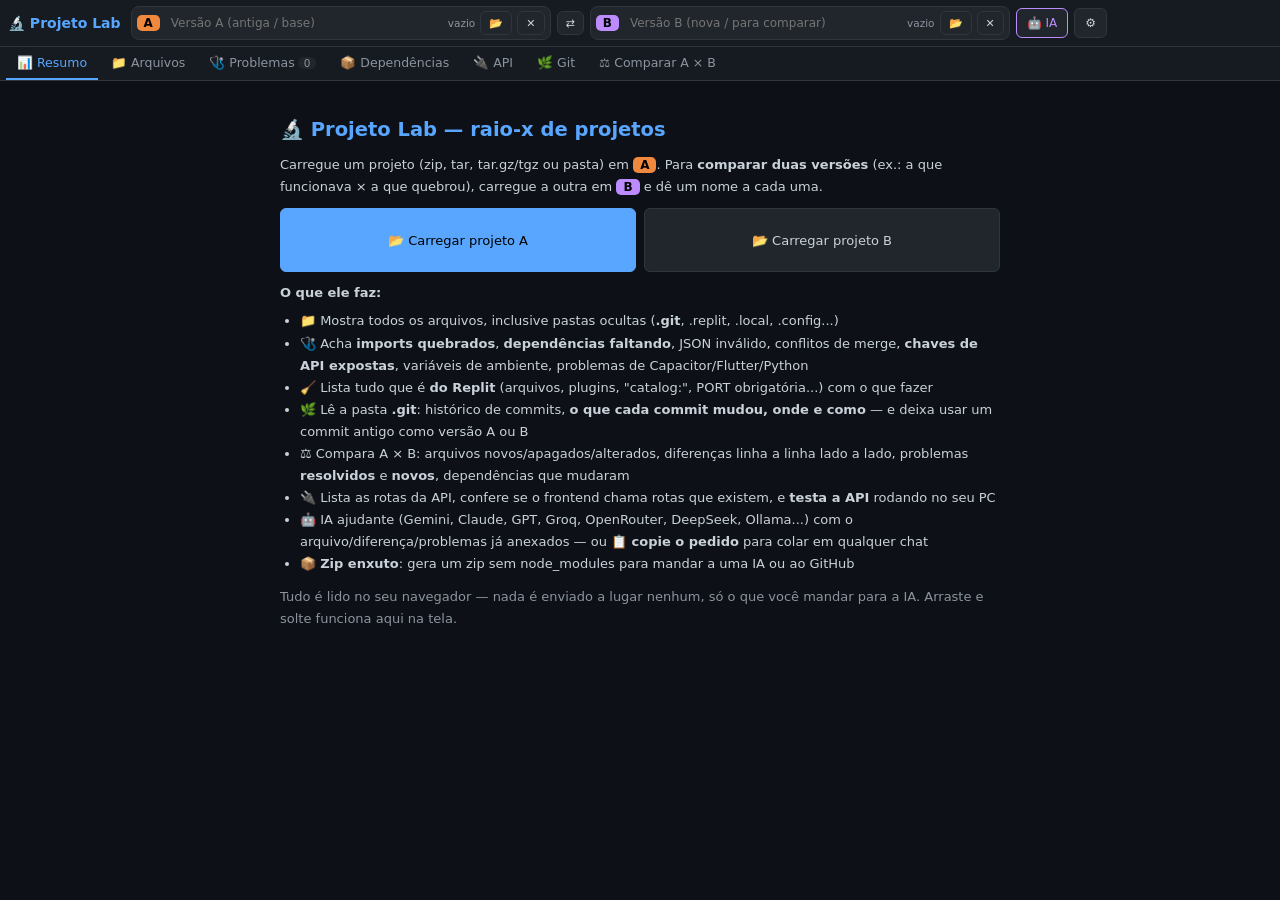
<file: ferramentas/projeto-lab.html>
<!DOCTYPE html>
<html lang="pt-BR">
<head>
<meta charset="UTF-8">
<meta name="viewport" content="width=device-width, initial-scale=1.0, viewport-fit=cover">
<meta name="theme-color" content="#0d1117">
<title>Projeto Lab</title>
<style>
:root{--bg:#0d1117;--bg2:#161b22;--bg3:#21262d;--border:#30363d;--text:#c9d1d9;--text2:#8b949e;--accent:#58a6ff;
  --green:#3fb950;--red:#f85149;--yellow:#d29922;--purple:#bc8cff;--orange:#f0883e;--addbg:rgba(63,185,80,.14);--delbg:rgba(248,81,73,.14)}
*{margin:0;padding:0;box-sizing:border-box}
html,body{height:100%}
body{font-family:'Segoe UI',system-ui,sans-serif;background:var(--bg);color:var(--text);height:100vh;height:100dvh;display:flex;flex-direction:column;overflow:hidden;font-size:13px}
button,select,input,textarea{font-family:inherit;font-size:12px}
.hidden{display:none!important}
a{color:var(--accent)}
select,input[type=text],input[type=password],input[type=search],textarea{background:var(--bg3);border:1px solid var(--border);color:var(--text);padding:5px 9px;border-radius:6px;outline:none;min-height:30px}
select:focus,input:focus,textarea:focus{border-color:var(--accent)}
.btn{padding:5px 10px;min-height:30px;border-radius:6px;border:1px solid var(--border);background:var(--bg3);color:var(--text);cursor:pointer;white-space:nowrap;touch-action:manipulation}
.btn:hover{background:var(--border)}
.btn.sm{min-height:24px;padding:2px 8px;font-size:11px}
.btn.primary{background:var(--accent);color:#000;border-color:var(--accent)}
.btn.success{background:var(--green);color:#000;border-color:var(--green)}
.btn.danger{background:var(--red);color:#fff;border-color:var(--red)}
.btn.ai{border-color:var(--purple);color:var(--purple)}
.btn.ai:hover{background:rgba(188,140,255,.15)}
.btn.on{border-color:var(--accent);color:var(--accent);background:rgba(88,166,255,.14)}
.btn:disabled{opacity:.4;cursor:not-allowed}
.mono{font-family:Consolas,Monaco,'Courier New',monospace}
.muted{color:var(--text2)}
.row{display:flex;gap:6px;align-items:center;flex-wrap:wrap}

/* HEADER */
header{background:var(--bg2);border-bottom:1px solid var(--border);padding:6px 8px;display:flex;gap:6px;align-items:center;flex-wrap:wrap}
.brand{font-weight:700;color:var(--accent);font-size:14px;white-space:nowrap;margin-right:4px}
.slot{display:flex;align-items:center;gap:5px;background:var(--bg3);border:1px solid var(--border);border-radius:8px;padding:3px 5px;min-width:0;flex:1 1 230px;max-width:420px}
.slot.drop{border-color:var(--accent);background:rgba(88,166,255,.12)}
.tag{font-weight:800;border-radius:5px;padding:1px 7px;font-size:12px;color:#000;flex-shrink:0}
.tag.A{background:var(--orange)}.tag.B{background:var(--purple)}
.slot input{flex:1;min-width:60px;background:transparent;border:1px solid transparent;min-height:26px;padding:2px 5px}
.slot input:hover{border-color:var(--border)}
.slot .info{font-size:10.5px;color:var(--text2);white-space:nowrap;overflow:hidden;text-overflow:ellipsis;max-width:120px}
nav.tabs{display:flex;gap:2px;background:var(--bg2);border-bottom:1px solid var(--border);padding:0 6px;overflow-x:auto;scrollbar-width:none;flex-shrink:0}
nav.tabs::-webkit-scrollbar{display:none}
.tab{background:none;border:none;color:var(--text2);padding:8px 11px;cursor:pointer;white-space:nowrap;border-bottom:2px solid transparent;font-size:12.5px}
.tab:hover{color:var(--text)}
.tab.on{color:var(--accent);border-bottom-color:var(--accent)}
.tab .cnt{background:var(--bg3);border-radius:9px;padding:0 6px;font-size:10.5px;margin-left:3px}
.viewbar{display:flex;gap:6px;align-items:center;padding:5px 10px;background:var(--bg);border-bottom:1px solid var(--border);flex-wrap:wrap;flex-shrink:0}

/* LAYOUT */
.main{flex:1;display:flex;min-height:0;position:relative}
#view{flex:1;overflow:auto;min-width:0;padding:12px}
#view.full{padding:0;overflow:hidden;display:flex;flex-direction:column}
.split{display:flex;flex:1;min-height:0}
.split .left{width:320px;flex-shrink:0;border-right:1px solid var(--border);overflow:auto;background:var(--bg2);display:flex;flex-direction:column}
.split .right{flex:1;overflow:auto;min-width:0;display:flex;flex-direction:column}
.pad{padding:10px}

/* CARDS */
.cards{display:grid;grid-template-columns:repeat(auto-fill,minmax(170px,1fr));gap:8px;margin-bottom:12px}
.card{background:var(--bg2);border:1px solid var(--border);border-radius:10px;padding:10px 12px}
.card .big{font-size:22px;font-weight:700}
.card .lbl{font-size:11px;color:var(--text2)}
.card.click{cursor:pointer}.card.click:hover{border-color:var(--accent)}
.box{background:var(--bg2);border:1px solid var(--border);border-radius:10px;padding:12px;margin-bottom:12px}
.box h3{font-size:13.5px;margin-bottom:8px;color:#e6edf3}
.welcome{max-width:720px;margin:20px auto;line-height:1.7}
.welcome h2{color:var(--accent);margin-bottom:8px}
.welcome ul{margin:6px 0 10px 20px}
.pill{display:inline-block;padding:1px 8px;border-radius:10px;font-size:11px;border:1px solid var(--border);color:var(--text2);margin:0 4px 4px 0;background:var(--bg)}
.pill.ok{border-color:var(--green);color:var(--green)}
.pill.warn{border-color:var(--yellow);color:var(--yellow)}
.pill.bad{border-color:var(--red);color:var(--red)}

/* SEVERIDADE */
.sev{font-size:10.5px;font-weight:700;border-radius:4px;padding:1px 6px;white-space:nowrap}
.sev.critico{background:var(--red);color:#fff}.sev.alto{background:var(--orange);color:#000}
.sev.medio{background:var(--yellow);color:#000}.sev.info{background:var(--bg3);color:var(--accent);border:1px solid var(--accent)}
.dot{display:inline-block;width:7px;height:7px;border-radius:50%;margin-left:5px}
.dot.critico{background:var(--red)}.dot.alto{background:var(--orange)}.dot.medio{background:var(--yellow)}.dot.info{background:var(--accent)}

/* TABELAS */
table.t{width:100%;border-collapse:collapse;font-size:12px}
table.t th{text-align:left;color:var(--text2);font-weight:600;border-bottom:1px solid var(--border);padding:5px 6px;position:sticky;top:0;background:var(--bg2)}
table.t td{border-bottom:1px solid var(--bg3);padding:5px 6px;vertical-align:top;word-break:break-word}
table.t tr:hover td{background:rgba(255,255,255,.02)}
.iss{display:flex;gap:8px;padding:8px 10px;border-bottom:1px solid var(--bg3);align-items:flex-start}
.iss:hover{background:rgba(255,255,255,.02)}
.iss .body{flex:1;min-width:0}
.iss .msg{color:#e6edf3}
.iss .fix{color:var(--text2);font-size:11.5px;margin-top:2px}
.iss .loc{font-size:11px;color:var(--accent);cursor:pointer;word-break:break-all}
.iss .det{font-size:11px;color:var(--text2)}

/* ÁRVORE */
.tree{padding:4px 2px;font-size:12px;flex:1;overflow:auto}
.tree details>summary{list-style:none;cursor:pointer;padding:2px 6px;border-radius:4px;white-space:nowrap}
.tree details>summary::-webkit-details-marker{display:none}
.tree details>summary:hover,.tree .f:hover{background:var(--bg3)}
.tree details>div{padding-left:12px;border-left:1px solid var(--bg3);margin-left:9px}
.tree .f{padding:2px 6px;border-radius:4px;cursor:pointer;white-space:nowrap;overflow:hidden;text-overflow:ellipsis}
.tree .f.sel{background:rgba(88,166,255,.18);color:var(--accent)}
.tree .hid{color:var(--orange)}
.tree .skip{color:var(--text2);font-style:italic;padding:2px 6px}
.tree .cnt{color:var(--text2);font-size:10px;margin-left:4px}
.st{font-weight:800;font-size:10.5px;display:inline-block;width:14px;text-align:center}
.st.A{color:var(--green)}.st.D{color:var(--red)}.st.M{color:var(--yellow)}

/* CÓDIGO */
.codehead{position:sticky;top:0;z-index:2;background:var(--bg2);border-bottom:1px solid var(--border);padding:6px 10px;display:flex;gap:6px;align-items:center;flex-wrap:wrap}
.codehead .path{font-family:Consolas,monospace;font-size:12px;color:#e6edf3;word-break:break-all;margin-right:auto}
.code{font-family:Consolas,Monaco,'Courier New',monospace;font-size:12px;line-height:1.55;background:var(--bg);min-width:max-content}
.code .l{display:flex}
.code .n{width:52px;flex-shrink:0;text-align:right;padding-right:10px;color:#484f58;user-select:none}
.code .x{white-space:pre;padding-right:20px;color:#e6edf3}
.code .l.hl{background:rgba(248,81,73,.13)}
.code .l.hl .n{color:var(--red)}
.code .l.jump{outline:1px solid var(--accent)}

/* DIFF */
table.diff{border-collapse:collapse;width:100%;font-family:Consolas,Monaco,monospace;font-size:12px;line-height:1.5;table-layout:fixed}
table.diff td{vertical-align:top;padding:0 6px;white-space:pre-wrap;word-break:break-all}
table.diff td.n{width:46px;text-align:right;color:#484f58;user-select:none;background:var(--bg2)}
table.diff td.del{background:var(--delbg)}
table.diff td.add{background:var(--addbg)}
table.diff td.emp{background:repeating-linear-gradient(45deg,transparent 0 6px,rgba(255,255,255,.02) 6px 12px)}
table.diff tr.gap td{background:var(--bg3);color:var(--text2);text-align:center;font-family:'Segoe UI',sans-serif;font-size:11px;padding:3px}
table.diff tr.head td{background:var(--bg2);color:var(--text2);font-family:'Segoe UI',sans-serif;font-weight:600;padding:5px 6px;position:sticky;top:0}
.u .l .x{white-space:pre-wrap;word-break:break-all}
.u .l.add{background:var(--addbg)}.u .l.del{background:var(--delbg)}

/* IA */
#aiPanel{width:420px;flex-shrink:0;border-left:1px solid var(--border);background:var(--bg2);display:flex;flex-direction:column}
#aiPanel:not(.open){display:none}
.ai-head{padding:6px 8px;border-bottom:1px solid var(--border);display:flex;gap:5px;align-items:center;flex-wrap:wrap}
.ai-head select{max-width:150px}
#aiMsgs{flex:1;overflow:auto;padding:10px;display:flex;flex-direction:column;gap:10px}
.aimsg{border:1px solid var(--border);border-radius:10px;padding:8px 11px;line-height:1.6;background:var(--bg);word-break:break-word}
.aimsg.user{border-color:var(--accent);background:var(--bg3)}
.aimsg.err{border-color:var(--red);color:#ffb3ad}
.aimsg .meta{font-size:10.5px;color:var(--text2);margin-top:4px;display:flex;gap:6px;align-items:center}
.aimsg .meta button{background:none;border:none;color:var(--text2);cursor:pointer;font-size:12px}
.ctxchip{display:inline-block;background:rgba(188,140,255,.12);border:1px solid var(--purple);color:var(--purple);border-radius:6px;padding:1px 7px;font-size:11px;margin:2px 0}
.ai-input{border-top:1px solid var(--border);padding:8px;padding-bottom:max(8px,env(safe-area-inset-bottom))}
.ai-input textarea{width:100%;min-height:60px;max-height:200px;resize:vertical;font-size:13px}
.presets{display:flex;gap:4px;flex-wrap:wrap;margin-bottom:6px;max-height:90px;overflow:auto}
.presets .btn{white-space:normal;text-align:left;height:auto}
.md-h{font-weight:700;color:#e6edf3;margin:6px 0 2px}
.inline-code{background:var(--bg3);border:1px solid var(--border);border-radius:4px;padding:0 4px;font-family:Consolas,monospace;font-size:12px;color:#ffa657}
.codebox{border:1px solid var(--border);border-radius:8px;margin:6px 0;overflow:hidden}
.codebox-head{display:flex;gap:6px;align-items:center;padding:3px 8px;background:var(--bg3);font-size:11px}
.codebox-head .lang{color:var(--accent);font-weight:700;text-transform:uppercase;margin-right:auto}
.codebox pre{margin:0;padding:8px;overflow:auto;max-height:380px;background:var(--bg)}
.codebox code{font-family:Consolas,monospace;font-size:12px;white-space:pre;color:#e6edf3}
.typing span{display:inline-block;width:6px;height:6px;background:var(--text2);border-radius:50%;margin-right:3px;animation:b 1.2s infinite}
.typing span:nth-child(2){animation-delay:.2s}.typing span:nth-child(3){animation-delay:.4s}
@keyframes b{0%,80%,100%{opacity:.3}40%{opacity:1}}

/* MODAL / TOAST / OVERLAY */
.modal-bg{display:none;position:fixed;inset:0;background:rgba(0,0,0,.75);z-index:1000;align-items:center;justify-content:center;padding:10px}
.modal-bg.open{display:flex}
.modal{background:var(--bg2);border:1px solid var(--border);border-radius:12px;padding:18px;width:560px;max-width:100%;max-height:92vh;overflow:auto}
.modal h2{font-size:16px;color:var(--accent);margin-bottom:12px}
.fg{margin-bottom:11px}
.fg>label{display:block;font-size:12px;color:var(--text2);margin-bottom:4px}
.fg input:not([type=checkbox]),.fg select,.fg textarea{width:100%}
.check{display:flex;align-items:center;gap:6px;cursor:pointer}
.hint{font-size:11.5px;color:var(--text2);line-height:1.5;margin-top:4px}
.big-btns{display:grid;grid-template-columns:1fr 1fr;gap:8px;margin:10px 0}
.big-btns .btn{min-height:64px;font-size:13px;white-space:normal}
.toast{position:fixed;bottom:16px;right:16px;max-width:min(480px,calc(100vw - 32px));background:var(--bg3);border:1px solid var(--border);padding:9px 14px;border-radius:8px;z-index:9999;opacity:0;transform:translateY(8px);transition:all .25s;pointer-events:none;font-size:12.5px}
.toast.show{opacity:1;transform:none}
.toast.success{border-color:var(--green);color:var(--green)}.toast.error{border-color:var(--red);color:#ffb3ad}.toast.warn{border-color:var(--yellow);color:var(--yellow)}
#dropOverlay{position:fixed;inset:0;background:rgba(13,17,23,.88);border:3px dashed var(--accent);z-index:2000;display:none;align-items:center;justify-content:center;font-size:20px;color:var(--accent);text-align:center;padding:20px}
#dropOverlay.show{display:flex}
#busy{position:fixed;inset:0;background:rgba(0,0,0,.6);z-index:3000;display:none;align-items:center;justify-content:center}
#busy.show{display:flex}
#busy .inner{background:var(--bg2);border:1px solid var(--border);border-radius:12px;padding:20px 26px;text-align:center;min-width:260px}
.spinner{width:28px;height:28px;border:3px solid var(--border);border-top-color:var(--accent);border-radius:50%;animation:sp 1s linear infinite;margin:0 auto 10px}
@keyframes sp{to{transform:rotate(360deg)}}
::-webkit-scrollbar{width:7px;height:7px}::-webkit-scrollbar-track{background:var(--bg)}::-webkit-scrollbar-thumb{background:var(--border);border-radius:4px}

@media (max-width:820px){
  .brand{flex:1;order:0}#aiBtn{order:1}header>.btn:last-child{order:2}
  .slot{flex-basis:100%;max-width:none;order:3}#swapBtn{display:none}
  .slot .info{display:none}
  .split{flex-direction:column}
  .split .left{width:100%;max-height:38vh;border-right:0;border-bottom:1px solid var(--border)}
  #aiPanel{position:absolute;inset:0;width:100%;z-index:50}
  #view{padding:8px}
  .big-btns{grid-template-columns:1fr}
}
</style>
</head>
<body>

<header>
  <span class="brand">🔬 Projeto Lab</span>
  <div class="slot" id="slotA">
    <span class="tag A">A</span>
    <input id="nameA" placeholder="Versão A (antiga / base)" onchange="renameSlot('A',this.value)">
    <span class="info" id="infoA">vazio</span>
    <button class="btn sm" onclick="openLoad('A')" title="Carregar projeto A">📂</button>
    <button class="btn sm" onclick="clearSlot('A')" title="Remover">✕</button>
  </div>
  <button class="btn sm" id="swapBtn" onclick="swapSlots()" title="Trocar A ⇄ B">⇄</button>
  <div class="slot" id="slotB">
    <span class="tag B">B</span>
    <input id="nameB" placeholder="Versão B (nova / para comparar)" onchange="renameSlot('B',this.value)">
    <span class="info" id="infoB">vazio</span>
    <button class="btn sm" onclick="openLoad('B')" title="Carregar projeto B">📂</button>
    <button class="btn sm" onclick="clearSlot('B')" title="Remover">✕</button>
  </div>
  <button class="btn ai" id="aiBtn" onclick="AI.toggle()" title="IA ajudante">🤖 IA</button>
  <button class="btn" onclick="Settings.open()" title="Configurações e chaves de IA">⚙️</button>
</header>

<nav class="tabs" id="tabs">
  <button class="tab on" data-tab="resumo" onclick="setTab('resumo')">📊 Resumo</button>
  <button class="tab" data-tab="arquivos" onclick="setTab('arquivos')">📁 Arquivos</button>
  <button class="tab" data-tab="problemas" onclick="setTab('problemas')">🩺 Problemas<span class="cnt" id="cntIss">0</span></button>
  <button class="tab" data-tab="deps" onclick="setTab('deps')">📦 Dependências</button>
  <button class="tab" data-tab="api" onclick="setTab('api')">🔌 API</button>
  <button class="tab" data-tab="git" onclick="setTab('git')">🌿 Git</button>
  <button class="tab" data-tab="comparar" onclick="setTab('comparar')">⚖️ Comparar A × B</button>
</nav>
<div class="viewbar hidden" id="viewbar"></div>

<div class="main">
  <div id="view"></div>
  <aside id="aiPanel">
    <div class="ai-head">
      <b style="color:var(--purple)">🤖</b>
      <select id="aiProvider" onchange="AI.onProvider()"></select>
      <select id="aiModel" onchange="AI.onModel()"></select>
      <span style="flex:1"></span>
      <button class="btn sm" onclick="AI.clear()" title="Limpar conversa">🧹</button>
      <button class="btn sm" onclick="AI.toggle()">✕</button>
    </div>
    <div id="aiMsgs"></div>
    <div class="ai-input">
      <div id="aiCtx" class="hidden" style="margin-bottom:5px"></div>
      <div class="presets" id="aiPresets"></div>
      <textarea id="aiInput" placeholder="Pergunte sobre o projeto... (Ctrl+Enter envia)" onkeydown="if((event.ctrlKey||event.metaKey)&&event.key==='Enter'){event.preventDefault();AI.send()}"></textarea>
      <div class="row" style="margin-top:5px">
        <button class="btn sm" onclick="AI.copyPrompt()" title="Copiar pergunta + contexto para colar em outra IA (ex.: Claude)">📋 Copiar pedido</button>
        <button class="btn sm" onclick="AI.dropCtx()" id="aiDropCtx" style="display:none">✕ tirar contexto</button>
        <span style="flex:1"></span>
        <button class="btn primary" id="aiSend" onclick="AI.send()">Enviar ▶</button>
      </div>
    </div>
  </aside>
</div>

<!-- CARREGAR -->
<div class="modal-bg" id="loadModal">
  <div class="modal">
    <h2>📂 Carregar projeto <span id="loadSlotLbl"></span></h2>
    <div class="fg"><label>Nome desta versão (para a comparação)</label><input type="text" id="loadName" placeholder="Ex.: Replit original, Versão consertada, Backup 28/09"></div>
    <div class="big-btns">
      <button class="btn primary" onclick="$('pickArchive').click()">🗜️ Arquivo compactado<br><small>.zip .tar .tar.gz .tgz .gz</small></button>
      <button class="btn" onclick="$('pickFolder').click()">📁 Pasta inteira<br><small>(no computador)</small></button>
    </div>
    <label class="check fg"><input type="checkbox" id="optSkip" checked> Ignorar <b>node_modules</b>, caches e builds pesados (recomendado — eles só são contados)</label>
    <p class="hint">Também dá para <b>arrastar e soltar</b> um zip ou pasta em cima de A ou B. As pastas ocultas (<b>.git</b>, .replit, .local, .config...) são lidas normalmente. Nada é enviado para a internet: tudo é lido aqui no navegador (só vai para a IA o que você mandar).<br>
    .rar e .7z não são lidos no navegador — abra no 7-Zip/WinRAR e salve como .zip.</p>
    <div class="row" style="justify-content:flex-end;margin-top:10px"><button class="btn" onclick="closeModal('loadModal')">Cancelar</button></div>
  </div>
</div>

<!-- CONFIG -->
<div class="modal-bg" id="setModal">
  <div class="modal">
    <h2>⚙️ Configurações da IA</h2>
    <div id="keysBox"></div>
    <div class="fg"><label>🏠 Ollama URL</label><input type="text" id="setOllama" placeholder="http://localhost:11434"></div>
    <div class="fg"><label>🔧 URL base do "Personalizado" (compatível OpenAI)</label><input type="text" id="setCustom" placeholder="https://.../v1"></div>
    <div class="fg"><label>Máximo de caracteres de contexto enviados por pergunta</label><input type="text" id="setMaxCtx"></div>
    <div class="fg"><label>Tamanho máximo da resposta (tokens)</label><input type="text" id="setMaxTok"></div>
    <p class="hint">Chaves ficam só neste navegador. Se você usa o AI Code Studio no mesmo navegador/pasta, as chaves dele são aproveitadas automaticamente. Gemini aceita chave AIza... e AQ.... Use 🔄 ao lado do modelo para buscar a lista atual.</p>
    <div class="row" style="justify-content:flex-end;margin-top:12px">
      <button class="btn" onclick="Settings.test()">🧪 Testar IA</button>
      <button class="btn" onclick="closeModal('setModal')">Cancelar</button>
      <button class="btn primary" onclick="Settings.save()">💾 Salvar</button>
    </div>
  </div>
</div>

<div id="dropOverlay">Solte o zip / pasta aqui<br><small id="dropHint"></small></div>
<div id="busy"><div class="inner"><div class="spinner"></div><div id="busyTxt">Lendo...</div></div></div>
<div class="toast" id="toast"></div>
<input type="file" id="pickArchive" class="hidden" multiple accept=".zip,.tar,.gz,.tgz,.taz,.tar.gz,application/zip,application/gzip,application/x-tar" onchange="onPicked(event,'archive')">
<input type="file" id="pickFolder" class="hidden" webkitdirectory directory multiple onchange="onPicked(event,'folder')">

<script>
'use strict';
/* =====================================================================
   UTILITÁRIOS
   ===================================================================== */
const $ = id => document.getElementById(id);
const U8 = Uint8Array;
const td = new TextDecoder('utf-8');
const te = new TextEncoder();
const FENCE = '```';
const esc = s => String(s ?? '').replace(/&/g, '&amp;').replace(/</g, '&lt;').replace(/>/g, '&gt;').replace(/"/g, '&quot;').replace(/'/g, '&#39;');
const tick = () => new Promise(r => setTimeout(r, 0));
const REF = []; const R = v => (REF.push(v), REF.length - 1);
function fmtSize(n) { if (n < 1024) return n + ' B'; if (n < 1048576) return (n / 1024).toFixed(1) + ' KB'; if (n < 1073741824) return (n / 1048576).toFixed(1) + ' MB'; return (n / 1073741824).toFixed(2) + ' GB'; }
function fmtDate(ts) { return ts ? new Date(ts * 1000).toLocaleString('pt-BR', { dateStyle: 'short', timeStyle: 'short' }) : ''; }
function normPath(p) { return String(p).replace(/\\/g, '/').replace(/^(\.\/|\/)+/, '').replace(/\/{2,}/g, '/'); }
function dirname(p) { const i = p.lastIndexOf('/'); return i < 0 ? '' : p.slice(0, i); }
function basename(p) { return p.slice(p.lastIndexOf('/') + 1); }
function extOf(p) { const b = basename(p); const i = b.lastIndexOf('.'); return i > 0 ? b.slice(i + 1).toLowerCase() : ''; }
function joinPath(...parts) {
  const out = [];
  parts.filter(x => x != null && x !== '').join('/').split('/').forEach(s => { if (!s || s === '.') return; if (s === '..') out.pop(); else out.push(s); });
  return out.join('/');
}
const HEX = Array.from({ length: 256 }, (_, i) => i.toString(16).padStart(2, '0'));
function hex(u) { let s = ''; for (let i = 0; i < u.length; i++) s += HEX[u[i]]; return s; }
async function inflate(bytes, fmt) {
  const stream = new Blob([bytes]).stream().pipeThrough(new DecompressionStream(fmt));
  return new U8(await new Response(stream).arrayBuffer());
}
function mask(s) { s = String(s); return s.length <= 12 ? s.slice(0, 3) + '…' : s.slice(0, 6) + '…' + s.slice(-4); }
function lineFinder(text) {
  let starts = null;
  return idx => {
    if (!starts) { starts = [0]; for (let i = 0; i < text.length; i++) if (text.charCodeAt(i) === 10) starts.push(i + 1); }
    let lo = 0, hi = starts.length - 1;
    while (lo < hi) { const m = (lo + hi + 1) >> 1; if (starts[m] <= idx) lo = m; else hi = m - 1; }
    return lo + 1;
  };
}
function parseLenientJSON(t) {
  let out = '', i = 0, inStr = false;
  while (i < t.length) {
    const c = t[i], n = t[i + 1];
    if (inStr) { out += c; if (c === '\\') { out += n; i += 2; continue; } if (c === '"') inStr = false; i++; continue; }
    if (c === '"') { inStr = true; out += c; i++; continue; }
    if (c === '/' && n === '/') { while (i < t.length && t[i] !== '\n') i++; continue; }
    if (c === '/' && n === '*') { i += 2; while (i < t.length && !(t[i] === '*' && t[i + 1] === '/')) i++; i += 2; continue; }
    out += c; i++;
  }
  return JSON.parse(out.replace(/,(\s*[}\]])/g, '$1'));
}
const LANG = { js: 'javascript', mjs: 'javascript', cjs: 'javascript', jsx: 'jsx', ts: 'typescript', tsx: 'tsx', py: 'python', html: 'html', htm: 'html', css: 'css', scss: 'scss', json: 'json', md: 'markdown', yml: 'yaml', yaml: 'yaml', toml: 'toml', sh: 'bash', dart: 'dart', java: 'java', kt: 'kotlin', gradle: 'groovy', xml: 'xml', sql: 'sql', vue: 'vue', rs: 'rust', go: 'go', php: 'php', nix: 'nix' };
const langOf = p => LANG[extOf(p)] || '';

/* =====================================================================
   LEITURA DE ARQUIVOS COMPACTADOS (zip / tar / gzip) — sem bibliotecas
   ===================================================================== */
function sniff(u) {
  if (u.length >= 4 && u[0] === 0x50 && u[1] === 0x4b && (u[2] === 3 || u[2] === 5 || u[2] === 7)) return 'zip';
  if (u.length >= 2 && u[0] === 0x1f && u[1] === 0x8b) return 'gzip';
  if (u.length >= 2 && u[0] === 0x1f && u[1] === 0x9d) return 'compress';
  if (u.length >= 262 && td.decode(u.subarray(257, 262)) === 'ustar') return 'tar';
  if (u.length >= 3 && u[0] === 0x42 && u[1] === 0x5a && u[2] === 0x68) return 'bzip2';
  if (u.length >= 6 && u[0] === 0xfd && u[1] === 0x37 && u[2] === 0x7a && u[3] === 0x58) return 'xz';
  if (u.length >= 6 && u[0] === 0x37 && u[1] === 0x7a && u[2] === 0xbc && u[3] === 0xaf) return '7z';
  if (u.length >= 4 && u[0] === 0x52 && u[1] === 0x61 && u[2] === 0x72 && u[3] === 0x21) return 'rar';
  // tar antigo (sem "ustar"): checa soma do cabeçalho
  if (u.length >= 512) {
    const chk = parseInt(td.decode(u.subarray(148, 156)).replace(/\0/g, '').trim(), 8);
    if (!isNaN(chk)) { let s = 0; for (let i = 0; i < 512; i++) s += (i >= 148 && i < 156) ? 32 : u[i]; if (s === chk) return 'tar'; }
  }
  return 'unknown';
}
function zipEntries(u) {
  const dv = new DataView(u.buffer, u.byteOffset, u.byteLength);
  let eocd = -1;
  for (let i = u.length - 22; i >= Math.max(0, u.length - 65557); i--) if (dv.getUint32(i, true) === 0x06054b50) { eocd = i; break; }
  if (eocd < 0) throw new Error('ZIP corrompido ou incompleto (fim do arquivo não encontrado)');
  let count = dv.getUint16(eocd + 10, true), cdOff = dv.getUint32(eocd + 16, true);
  if (cdOff === 0xffffffff || count === 0xffff) {
    const loc = eocd - 20;
    if (loc >= 0 && dv.getUint32(loc, true) === 0x07064b50) {
      const z = Number(dv.getBigUint64(loc + 8, true));
      count = Number(dv.getBigUint64(z + 32, true)); cdOff = Number(dv.getBigUint64(z + 48, true));
    }
  }
  const out = []; let p = cdOff;
  for (let n = 0; n < count; n++) {
    if (dv.getUint32(p, true) !== 0x02014b50) break;
    const flags = dv.getUint16(p + 8, true), method = dv.getUint16(p + 10, true);
    let comp = dv.getUint32(p + 20, true), size = dv.getUint32(p + 24, true);
    const nlen = dv.getUint16(p + 28, true), xlen = dv.getUint16(p + 30, true), clen = dv.getUint16(p + 32, true);
    let lho = dv.getUint32(p + 42, true);
    const name = td.decode(u.subarray(p + 46, p + 46 + nlen));
    let x = p + 46 + nlen; const xend = x + xlen;
    while (x + 4 <= xend) {
      const id = dv.getUint16(x, true), len = dv.getUint16(x + 2, true);
      if (id === 1) { let q = x + 4; if (size === 0xffffffff) { size = Number(dv.getBigUint64(q, true)); q += 8; } if (comp === 0xffffffff) { comp = Number(dv.getBigUint64(q, true)); q += 8; } if (lho === 0xffffffff) { lho = Number(dv.getBigUint64(q, true)); } }
      x += 4 + len;
    }
    p = xend + clen;
    if (name.endsWith('/')) continue;
    out.push({
      name, size, encrypted: !!(flags & 1), method,
      getBytes: async () => {
        if (flags & 1) return null;
        const start = lho + 30 + dv.getUint16(lho + 26, true) + dv.getUint16(lho + 28, true);
        const data = u.subarray(start, start + comp);
        if (method === 0) return data;
        if (method === 8) return inflate(data, 'deflate-raw');
        throw new Error('método de compressão ' + method + ' não suportado');
      }
    });
  }
  return out;
}
function parsePax(d) {
  const t = td.decode(d), o = {}; let p = 0;
  while (p < t.length) { const sp = t.indexOf(' ', p); if (sp < 0) break; const len = parseInt(t.slice(p, sp)); if (!len) break; const rec = t.slice(sp + 1, p + len - 1); const eq = rec.indexOf('='); o[rec.slice(0, eq)] = rec.slice(eq + 1); p += len; }
  return o;
}
function tarEntries(u) {
  const out = []; let p = 0, longName = null, pax = {};
  const str = (h, o, l) => { let e = o; while (e < o + l && h[e]) e++; return td.decode(h.subarray(o, e)); };
  while (p + 512 <= u.length) {
    const h = u.subarray(p, p + 512);
    let zero = true; for (let i = 0; i < 512; i++) if (h[i]) { zero = false; break; }
    if (zero) break;
    let name = str(h, 0, 100);
    const size = parseInt(str(h, 124, 12).trim() || '0', 8) || 0;
    const type = h[156] ? String.fromCharCode(h[156]) : '0';
    if (str(h, 257, 5) === 'ustar') { const pre = str(h, 345, 155); if (pre) name = pre + '/' + name; }
    const data = u.subarray(p + 512, p + 512 + size);
    p += 512 + Math.ceil(size / 512) * 512;
    if (type === 'L') { longName = td.decode(data).replace(/\0+$/, ''); continue; }
    if (type === 'x') { pax = parsePax(data); continue; }
    if (type === 'g') continue;
    if (pax.path) name = pax.path; if (longName) name = longName;
    longName = null; pax = {};
    if (type === '0' || type === '7') out.push({ name, size, getBytes: async () => data });
  }
  return out;
}

/* =====================================================================
   PROJETO (conjunto de arquivos)
   ===================================================================== */
const HEAVY = /(^|\/)(node_modules|\.pnpm-store|\.npm|\.yarn\/cache|\.cache|__pycache__|\.venv|venv|\.gradle|\.dart_tool|\.next|\.turbo|\.parcel-cache|Pods|\.expo|\.angular)\//;
const HEAVY2 = /(^|\/)(android|ios)\/(app\/)?build\//;
const BIN_EXT = new Set('png jpg jpeg gif webp ico bmp tif tiff avif heic pdf zip gz tgz tar rar 7z jar apk aab aar keystore jks mp3 mp4 wav ogg webm mov avi m4a woff woff2 ttf otf eot so dll exe bin class dex pyc db sqlite sqlite3 lockb wasm psd ai sketch fig dmg iso msi'.split(' '));
const IMG_EXT = new Set('png jpg jpeg gif webp ico bmp svg avif'.split(' '));
function newProject(name) { return { name, files: new Map(), skipped: new Map(), warnings: [], bytes: 0 }; }
function isBinary(path, bytes) {
  if (BIN_EXT.has(extOf(path))) return true;
  const n = Math.min(bytes.length, 8000);
  for (let i = 0; i < n; i++) if (bytes[i] === 0) return true;
  return false;
}
async function addEntry(proj, rawPath, getBytes, opts) {
  const path = normPath(rawPath);
  if (!path || path.endsWith('/') || /(^|\/)__MACOSX\//.test(path) || basename(path) === '.DS_Store') return;
  if (opts.skipHeavy) {
    const m = path.match(HEAVY) || path.match(HEAVY2);
    if (m) { const key = path.slice(0, m.index + m[0].length); proj.skipped.set(key, (proj.skipped.get(key) || 0) + 1); return; }
  }
  let bytes;
  try { bytes = await getBytes(); } catch (e) { proj.warnings.push(path + ': ' + e.message); return; }
  if (!bytes) { proj.warnings.push(path + ': protegido por senha / ilegível'); return; }
  const f = { path, size: bytes.length };
  proj.bytes += bytes.length;
  if (/(^|\/)\.git\//.test(path)) { f.git = true; f.bytes = bytes; }
  else if (isBinary(path, bytes)) { f.binary = true; if (bytes.length <= 4e6) f.bytes = bytes; }
  else if (bytes.length > 8e6) { f.tooBig = true; }
  else { f.text = td.decode(bytes).replace(/^\uFEFF/, ''); }
  proj.files.set(path, f);
}
function stripCommonRoot(proj) {
  for (let round = 0; round < 3; round++) {
    const paths = [...proj.files.keys(), ...proj.skipped.keys()];
    if (!paths.length) return;
    const first = paths[0].split('/')[0];
    if (first.startsWith('.') || !paths.every(p => p.includes('/') && p.split('/')[0] === first)) return;
    const cut = first.length + 1;
    proj.files = new Map([...proj.files].map(([p, f]) => { f.path = p.slice(cut); return [p.slice(cut), f]; }));
    proj.skipped = new Map([...proj.skipped].map(([p, n]) => [p.slice(cut), n]));
    proj.rootName = proj.rootName ? proj.rootName + '/' + first : first;
  }
}
async function extractInto(proj, file, bytes, opts, prog) {
  let kind = sniff(bytes);
  let name = file.name;
  if (kind === 'gzip') {
    prog('Descompactando ' + name + '...');
    bytes = await inflate(bytes, 'gzip');
    name = name.replace(/\.(tgz|taz)$/i, '.tar').replace(/\.gz$/i, '');
    kind = sniff(bytes);
    if (kind !== 'tar' && kind !== 'zip') { await addEntry(proj, name, async () => bytes, opts); return; }
  }
  if (['compress', 'bzip2', 'xz', '7z', 'rar'].includes(kind))
    throw new Error(`${file.name}: formato ${kind.toUpperCase()} não é lido no navegador. Abra no 7-Zip/WinRAR e salve como .zip`);
  let entries;
  if (kind === 'zip') entries = zipEntries(bytes);
  else if (kind === 'tar') entries = tarEntries(bytes);
  else { await addEntry(proj, file.webkitRelativePath || file._rel || file.name, async () => bytes, opts); return; }
  let i = 0;
  for (const e of entries) {
    await addEntry(proj, e.name, e.getBytes, opts);
    if (++i % 150 === 0) { prog(`Lendo ${i} / ${entries.length} arquivos de ${file.name}...`); await tick(); }
  }
}
async function buildProject(files, mode, opts, prog) {
  const proj = newProject(opts.name);
  let i = 0;
  for (const file of files) {
    const rel = file.webkitRelativePath || file._rel || file.name;
    if (mode === 'archive') {
      prog('Lendo ' + file.name + ' (' + fmtSize(file.size) + ')...');
      const bytes = new U8(await file.arrayBuffer());
      await extractInto(proj, file, bytes, opts, prog);
    } else {
      const skipTest = normPath(rel);
      if (opts.skipHeavy && (HEAVY.test(skipTest) || HEAVY2.test(skipTest))) { await addEntry(proj, rel, async () => null, opts); continue; }
      await addEntry(proj, rel, async () => new U8(await file.arrayBuffer()), opts);
      if (++i % 150 === 0) { prog(`Lendo ${i} / ${files.length} arquivos...`); await tick(); }
    }
  }
  stripCommonRoot(proj);
  if (!proj.name) proj.name = proj.rootName || (files[0] ? files[0].name.replace(/\.(zip|tar|tgz|gz|taz)$/gi, '') : 'Projeto');
  return proj;
}

/* =====================================================================
   GIT — lê .git (objetos soltos + packs com deltas), sem precisar do git
   ===================================================================== */
const GIT_TYPES = { 1: 'commit', 2: 'tree', 3: 'blob', 4: 'tag' };
function applyDelta(base, d) {
  let p = 0;
  const vint = () => { let r = 0, s = 0, c; do { c = d[p++]; r += (c & 0x7f) * 2 ** s; s += 7; } while (c & 0x80); return r; };
  vint(); const size = vint(); const out = new U8(size); let o = 0;
  while (p < d.length) {
    const op = d[p++];
    if (op & 0x80) {
      let off = 0, len = 0;
      if (op & 1) off |= d[p++]; if (op & 2) off |= d[p++] << 8; if (op & 4) off |= d[p++] << 16; if (op & 8) off += d[p++] * 16777216;
      if (op & 16) len |= d[p++]; if (op & 32) len |= d[p++] << 8; if (op & 64) len |= d[p++] << 16;
      if (len === 0) len = 0x10000;
      out.set(base.subarray(off, off + len), o); o += len;
    } else if (op) { out.set(d.subarray(p, p + op), o); o += op; p += op; }
    else throw new Error('delta inválido');
  }
  return out;
}
function parseIdx(idx, pack) {
  const dv = new DataView(idx.buffer, idx.byteOffset, idx.byteLength);
  if (dv.getUint32(0) !== 0xff744f63 || dv.getUint32(4) !== 2) throw new Error('índice de pack antigo não suportado');
  const n = dv.getUint32(8 + 255 * 4);
  const shaOff = 8 + 1024, ofsOff = shaOff + 24 * n, bigOff = ofsOff + 4 * n;
  const map = new Map(), offs = new Array(n);
  for (let i = 0; i < n; i++) {
    let o = dv.getUint32(ofsOff + 4 * i);
    if (o & 0x80000000) o = Number(dv.getBigUint64(bigOff + 8 * (o & 0x7fffffff)));
    map.set(hex(idx.subarray(shaOff + 20 * i, shaOff + 20 * i + 20)), o); offs[i] = o;
  }
  offs.sort((a, b) => a - b);
  const end = new Map(); for (let i = 0; i < n; i++) end.set(offs[i], i + 1 < n ? offs[i + 1] : pack.length - 20);
  return { map, end, pack, cache: new Map() };
}
function parseCommit(sha, data) {
  const t = td.decode(data), i = t.indexOf('\n\n');
  const head = i < 0 ? t : t.slice(0, i);
  const c = { sha, parents: [], msg: (i < 0 ? '' : t.slice(i + 2)).trim(), time: 0 };
  for (const l of head.split('\n')) {
    const sp = l.indexOf(' '); const k = l.slice(0, sp), v = l.slice(sp + 1);
    if (k === 'tree') c.tree = v;
    else if (k === 'parent') c.parents.push(v);
    else if (k === 'author' || (k === 'committer' && !c.time)) {
      const m = v.match(/^(.*) <(.*)> (\d+) ([+-]\d{4})$/);
      if (m) { if (k === 'author') { c.author = m[1]; c.email = m[2]; } c.time = +m[3]; }
    }
  }
  return c;
}
function parseTree(d) {
  const out = []; let p = 0;
  while (p < d.length) {
    const sp = d.indexOf(32, p), z = d.indexOf(0, sp);
    out.push({ mode: td.decode(d.subarray(p, sp)), name: td.decode(d.subarray(sp + 1, z)), sha: hex(d.subarray(z + 1, z + 21)) });
    p = z + 21;
  }
  return out;
}
class GitRepo {
  constructor(proj, base) { this.proj = proj; this.base = base; this.cache = new Map(); this.packs = null; this.missing = 0; }
  f(rel) { return this.proj.files.get(this.base + rel); }
  t(rel) { const f = this.f(rel); return f ? (f.text ?? (f.bytes ? td.decode(f.bytes) : '')) : null; }
  init() {
    if (this.packs) return; this.packs = [];
    for (const [p, f] of this.proj.files) {
      if (!p.startsWith(this.base + 'objects/pack/') || !p.endsWith('.idx')) continue;
      const pk = this.proj.files.get(p.slice(0, -4) + '.pack');
      if (!pk || !f.bytes || !pk.bytes) continue;
      try { this.packs.push(parseIdx(f.bytes, pk.bytes)); } catch (e) { console.warn(e); }
    }
  }
  stats() {
    this.init(); let loose = 0;
    for (const p of this.proj.files.keys()) if (p.startsWith(this.base + 'objects/') && /objects\/[0-9a-f]{2}\/[0-9a-f]{38}$/.test(p)) loose++;
    return { loose, packed: this.packs.reduce((s, k) => s + k.map.size, 0), packs: this.packs.length };
  }
  async read(sha) {
    if (!sha) return null;
    if (this.cache.has(sha)) return this.cache.get(sha);
    this.init();
    let obj = null;
    const lf = this.f('objects/' + sha.slice(0, 2) + '/' + sha.slice(2));
    try {
      if (lf && lf.bytes) {
        const raw = await inflate(lf.bytes, 'deflate'); const z = raw.indexOf(0);
        obj = { type: td.decode(raw.subarray(0, z)).split(' ')[0], data: raw.subarray(z + 1) };
      } else for (const pk of this.packs) { const o = pk.map.get(sha); if (o != null) { obj = await this.readPacked(pk, o); break; } }
    } catch (e) { console.warn('git read', sha, e); obj = null; }
    if (this.cache.size > 4000) this.cache.clear();
    this.cache.set(sha, obj);
    return obj;
  }
  async readPacked(pk, off) {
    if (pk.cache.has(off)) return pk.cache.get(off);
    const u = pk.pack; let p = off; let c = u[p++]; const type = (c >> 4) & 7;
    while (c & 0x80) c = u[p++];
    const end = pk.end.get(off); let obj;
    if (type === 6) {
      c = u[p++]; let ofs = c & 0x7f;
      while (c & 0x80) { c = u[p++]; ofs = ((ofs + 1) * 128) + (c & 0x7f); }
      const base = await this.readPacked(pk, off - ofs);
      obj = { type: base.type, data: applyDelta(base.data, await inflate(u.subarray(p, end), 'deflate')) };
    } else if (type === 7) {
      const base = await this.read(hex(u.subarray(p, p + 20))); p += 20;
      if (!base) throw new Error('objeto base ausente');
      obj = { type: base.type, data: applyDelta(base.data, await inflate(u.subarray(p, end), 'deflate')) };
    } else obj = { type: GIT_TYPES[type], data: await inflate(u.subarray(p, end), 'deflate') };
    if (pk.cache.size > 3000) pk.cache.clear();
    pk.cache.set(off, obj);
    return obj;
  }
  resolveRef(ref) {
    const t = this.t(ref); if (t) return t.trim();
    for (const l of (this.t('packed-refs') || '').split('\n')) { const m = l.match(/^([0-9a-f]{40}) (.+)$/); if (m && m[2].trim() === ref) return m[1]; }
    return null;
  }
  head() {
    const h = (this.t('HEAD') || '').trim();
    if (h.startsWith('ref:')) { const ref = h.slice(4).trim(); return { branch: ref.replace('refs/heads/', ''), sha: this.resolveRef(ref) }; }
    return { branch: '(HEAD solto)', sha: h || null };
  }
  branches() {
    const out = new Map();
    for (const p of this.proj.files.keys()) if (p.startsWith(this.base + 'refs/heads/')) out.set(p.slice((this.base + 'refs/heads/').length), (this.t(p.slice(this.base.length)) || '').trim());
    for (const l of (this.t('packed-refs') || '').split('\n')) { const m = l.match(/^([0-9a-f]{40}) refs\/heads\/(.+)$/); if (m && !out.has(m[2])) out.set(m[2], m[1]); }
    return out;
  }
  remotes() {
    const out = []; let cur = null;
    for (const l of (this.t('config') || '').split('\n')) {
      const s = l.match(/^\s*\[remote "(.+)"\]/); if (s) { cur = s[1]; continue; }
      if (/^\s*\[/.test(l)) cur = null;
      const u = l.match(/^\s*url\s*=\s*(.+)$/); if (u && cur) out.push({ name: cur, url: u[1].trim() });
    }
    return out;
  }
  reflog() {
    return (this.t('logs/HEAD') || '').split('\n').filter(Boolean).map(l => {
      const m = l.match(/^([0-9a-f]{40}) ([0-9a-f]{40}) (.*?) <(.*?)> (\d+) [+-]\d{4}\t?(.*)$/);
      return m ? { from: m[1], sha: m[2], author: m[3], time: +m[5], msg: m[6] } : null;
    }).filter(Boolean).reverse();
  }
  async commit(sha) { const o = await this.read(sha); return o && o.type === 'commit' ? parseCommit(sha, o.data) : null; }
  async log(start, limit = 400) {
    const seen = new Set(), queue = [], out = []; let missing = 0;
    const push = async s => { if (!s || seen.has(s)) return; seen.add(s); const c = await this.commit(s); if (c) queue.push(c); else missing++; };
    await push(start);
    while (queue.length && out.length < limit) {
      queue.sort((a, b) => b.time - a.time);
      const c = queue.shift(); out.push(c);
      for (const p of c.parents) await push(p);
    }
    return { commits: out, missing, more: queue.length > 0 };
  }
  async flatten(treeSha, prefix = '', out = new Map()) {
    const o = await this.read(treeSha);
    if (!o) { this.missing++; return out; }
    for (const e of parseTree(o.data)) {
      if (out.size > 40000) break;
      if (e.mode === '40000') await this.flatten(e.sha, prefix + e.name + '/', out);
      else if (e.mode !== '160000') out.set(prefix + e.name, e.sha);
    }
    return out;
  }
  async changes(c) {
    const now = await this.flatten(c.tree);
    const pc = c.parents[0] ? await this.commit(c.parents[0]) : null;
    const before = pc ? await this.flatten(pc.tree) : new Map();
    const list = [];
    for (const [p, s] of now) { if (!before.has(p)) list.push({ st: 'A', path: p, b: s }); else if (before.get(p) !== s) list.push({ st: 'M', path: p, a: before.get(p), b: s }); }
    for (const [p, s] of before) if (!now.has(p)) list.push({ st: 'D', path: p, a: s });
    list.sort((x, y) => x.path.localeCompare(y.path));
    return { list, parent: pc };
  }
  async blobText(sha) {
    if (!sha) return '';
    const o = await this.read(sha);
    if (!o) return null;
    return isBinary('x', o.data) ? `[arquivo binário, ${fmtSize(o.data.length)}]` : td.decode(o.data);
  }
}
function findRepos(proj) {
  const out = [];
  for (const p of proj.files.keys()) { const m = p.match(/^(.*?\.git\/)HEAD$/); if (m && !m[1].includes('/modules/')) out.push(new GitRepo(proj, m[1])); }
  return out;
}

/* =====================================================================
   ANÁLISE — problemas, Replit, dependências, env, rotas
   ===================================================================== */
const SEVS = ['critico', 'alto', 'medio', 'info'];
const SEV_LBL = { critico: '🔴 Crítico', alto: '🟠 Alto', medio: '🟡 Médio', info: '🔵 Info' };
const NODE_BUILTINS = new Set('assert async_hooks buffer child_process cluster console constants crypto dgram diagnostics_channel dns domain events fs http http2 https inspector module net os path perf_hooks process punycode querystring readline repl stream string_decoder sys timers tls trace_events tty url util v8 vm wasi worker_threads zlib test'.split(' '));
const PY_STD = new Set('abc argparse ast asyncio base64 bisect builtins calendar collections concurrent contextlib copy csv ctypes dataclasses datetime decimal difflib email enum errno fnmatch fractions functools gc getpass glob gzip hashlib heapq hmac html http importlib inspect io ipaddress itertools json logging lzma math mimetypes multiprocessing numbers operator os pathlib pickle platform pprint queue random re secrets select shlex shutil signal socket sqlite3 ssl stat statistics string struct subprocess sys tempfile textwrap threading time timeit tkinter traceback types typing unicodedata unittest urllib uuid warnings weakref xml zipfile zlib zoneinfo __future__ webbrowser configparser sched smtplib wave codecs locale'.split(' '));
const PY_MAP = { PIL: 'pillow', cv2: 'opencv-python', yaml: 'pyyaml', sklearn: 'scikit-learn', bs4: 'beautifulsoup4', dotenv: 'python-dotenv', jwt: 'pyjwt', dateutil: 'python-dateutil', docx: 'python-docx', fitz: 'pymupdf', telegram: 'python-telegram-bot', google: 'google-*', OpenSSL: 'pyopenssl', serial: 'pyserial', win32api: 'pywin32', webview: 'pywebview', attr: 'attrs', magic: 'python-magic', Crypto: 'pycryptodome' };
const SECRET_RULES = [
  [/AIza[0-9A-Za-z_\-]{35}/g, 'Chave Google/Gemini'],
  [/\bAQ\.[A-Za-z0-9_\-]{30,}/g, 'Chave Google (formato novo AQ.)'],
  [/\bsk-ant-[A-Za-z0-9_\-]{20,}/g, 'Chave Anthropic'],
  [/\bsk-(?:proj-)?[A-Za-z0-9_\-]{32,}/g, 'Chave OpenAI/compatível'],
  [/\bgh[pousr]_[A-Za-z0-9]{30,}/g, 'Token do GitHub'],
  [/\bgithub_pat_[A-Za-z0-9_]{40,}/g, 'Token do GitHub'],
  [/\bgsk_[A-Za-z0-9]{40,}/g, 'Chave Groq'],
  [/\bxai-[A-Za-z0-9]{40,}/g, 'Chave xAI'],
  [/\bAKIA[0-9A-Z]{16}\b/g, 'Chave AWS'],
  [/\bsk_live_[A-Za-z0-9]{20,}/g, 'Chave Stripe (produção)'],
  [/-----BEGIN (?:RSA |EC |OPENSSH |DSA )?PRIVATE KEY-----/g, 'Chave privada'],
  [/\b(?:postgres(?:ql)?|mysql|mongodb(?:\+srv)?|redis):\/\/[^\s:'"@\/]+:[^\s'"@\/]+@[^\s'"]+/g, 'URL de banco com senha'],
  [/https?:\/\/[^\s:'"@\/]+:[^\s'"@\/]{8,}@[^\s'"]*github/g, 'URL do Git com token embutido'],
];
function severityRank(s) { return SEVS.indexOf(s); }

function analyze(proj) {
  const files = proj.files;
  const issues = [];
  const add = (sev, cat, file, line, msg, fix, det) => issues.push({ sev, cat, file: file || '', line: line || 0, msg, fix: fix || '', det: det || '' });
  const all = [...files.keys()];
  const lowerMap = new Map(all.map(p => [p.toLowerCase(), p]));
  const src = all.filter(p => !files.get(p).git);
  const text = p => files.get(p)?.text;
  const isCodeish = p => /\.(m?[jt]sx?|cjs|vue|svelte)$/.test(p) && !/\.min\.js$/.test(p) && !/(^|\/)(dist|build|out|www|\.output|coverage)\//.test(p) && !/\.d\.ts$/.test(p);
  const inBuild = p => /(^|\/)(dist|build|out|www|\.output)\//.test(p);
  const res = { issues, pkgs: [], env: new Map(), routes: [], calls: [], stack: [], replit: [], hidden: new Set(), catalog: {}, aliases: [], lockfiles: [] };

  // pastas/arquivos ocultos
  for (const p of all) p.split('/').slice(0, -1).forEach((s, i, a) => { if (s.startsWith('.')) res.hidden.add(a.slice(0, i + 1).join('/') + '/'); });
  for (const p of all) if (basename(p).startsWith('.')) res.hidden.add(p);
  for (const k of proj.skipped.keys()) if (/\.\w/.test(k)) res.hidden.add(k);

  // ---------- JSON / package.json ----------
  for (const p of src) {
    if (extOf(p) !== 'json' || !text(p) || /lock\.json$/.test(p)) continue;
    const lenient = /(^|\/)(tsconfig[^/]*|jsconfig[^/]*|\.vscode\/[^/]+|devcontainer)\.json$/.test(p) || /\.vscode\//.test(p);
    try {
      const j = lenient ? parseLenientJSON(text(p)) : JSON.parse(text(p));
      if (basename(p) === 'package.json') res.pkgs.push({ path: p, dir: dirname(p), json: j });
    } catch (e) {
      const m = String(e.message).match(/position (\d+)/);
      add(basename(p) === 'package.json' ? 'critico' : 'alto', 'JSON inválido', p, m ? lineFinder(text(p))(+m[1]) : 0,
        `${basename(p)} está com erro de sintaxe: ${e.message}`, 'Normalmente é vírgula sobrando/faltando ou aspas. Peça à IA para corrigir este arquivo.');
    }
  }
  const pkgByDir = new Map(res.pkgs.map(x => [x.dir, x]));
  const wsNames = new Set(res.pkgs.map(x => x.json.name).filter(Boolean));
  const chainOf = file => { const out = []; let d = dirname(file); for (;;) { if (pkgByDir.has(d)) out.push(pkgByDir.get(d)); if (!d) break; d = dirname(d); } return out; };
  const depsOf = j => ({ ...(j.dependencies || {}), ...(j.devDependencies || {}), ...(j.peerDependencies || {}), ...(j.optionalDependencies || {}) });

  // catálogo pnpm
  const ws = text('pnpm-workspace.yaml');
  if (ws) {
    let inCat = false;
    for (const l of ws.split('\n')) {
      if (/^catalog:\s*$/.test(l)) { inCat = true; continue; }
      if (/^\S/.test(l)) inCat = false;
      const m = inCat && l.match(/^\s+['"]?([^'":]+(?::[^'":]+)?)['"]?\s*:\s*['"]?([^'"#\s]+)/);
      if (m) res.catalog[m[1].trim()] = m[2];
    }
  }

  for (const pk of res.pkgs) {
    const j = pk.json, deps = depsOf(j);
    const cat = Object.entries(deps).filter(([, v]) => String(v).startsWith('catalog:'));
    const wsd = Object.entries(deps).filter(([, v]) => String(v).startsWith('workspace:'));
    const rep = Object.keys(deps).filter(n => n.startsWith('@replit/'));
    const loose = Object.entries(deps).filter(([, v]) => v === '*' || v === 'latest');
    if (cat.length) add('alto', 'Dependências', pk.path, 0, `Usa versões "catalog:" do pnpm (${cat.length} pacotes) — "npm install" falha com isso`,
      'Use pnpm (npm i -g pnpm; pnpm install) ou troque "catalog:" pela versão real listada em pnpm-workspace.yaml.', cat.map(([n]) => n).join(', '));
    if (wsd.length) add('medio', 'Dependências', pk.path, 0, `Depende de pacotes internos "workspace:" (${wsd.length})`,
      'Só funciona instalando pela raiz com pnpm/yarn workspaces. Para separar o app, copie esses pacotes para dentro dele.', wsd.map(([n]) => n).join(', '));
    if (rep.length) add('alto', 'Replit', pk.path, 0, `Pacotes exclusivos do Replit: ${rep.join(', ')}`,
      'Remova do package.json e tire os plugins correspondentes do vite.config.');
    if (loose.length) add('medio', 'Dependências', pk.path, 0, `Versões soltas ("*" ou "latest") podem quebrar a qualquer atualização`, 'Fixe uma versão (ex.: ^1.2.3).', loose.map(([n]) => n).join(', '));
    const sc = j.scripts || {};
    for (const [k, v] of Object.entries(sc)) {
      if (/\$REPL|REPLIT|replit/i.test(v)) add('alto', 'Replit', pk.path, 0, `Script "${k}" depende do Replit: ${v}`, 'Reescreva o script sem variáveis do Replit.');
    }
    if (deps.electron) {
      const main = j.main || 'index.js';
      const mp = joinPath(pk.dir, main);
      if (!files.has(mp) && !/(^|\/)(dist|build|out)\//.test(main)) add('critico', 'Electron', pk.path, 0, `"main": "${main}" aponta para arquivo que não existe`, 'Crie o arquivo principal do Electron ou corrija o caminho.');
    }
    const kinds = [];
    const has = n => n in deps;
    if (has('vite')) kinds.push('Vite'); if (has('react')) kinds.push('React'); if (has('next')) kinds.push('Next.js'); if (has('vue')) kinds.push('Vue');
    if (has('express')) kinds.push('Express'); if (has('fastify')) kinds.push('Fastify'); if (has('hono')) kinds.push('Hono');
    if (has('electron')) kinds.push('Electron'); if (has('@capacitor/core')) kinds.push('Capacitor'); if (has('tailwindcss')) kinds.push('Tailwind');
    if (has('typescript')) kinds.push('TypeScript'); if (has('drizzle-orm')) kinds.push('Drizzle'); if (has('prisma') || has('@prisma/client')) kinds.push('Prisma');
    if (has('vite-plugin-pwa')) kinds.push('PWA');
    res.stack.push({ kind: 'node', dir: pk.dir || '(raiz)', name: j.name || '', tags: kinds, scripts: sc, path: pk.path });
  }
  // lockfiles
  const lockByDir = new Map();
  for (const p of src) if (/(^|\/)(package-lock\.json|pnpm-lock\.yaml|yarn\.lock|bun\.lockb?)$/.test(p)) { const d = dirname(p); (lockByDir.get(d) || lockByDir.set(d, []).get(d)).push(basename(p)); res.lockfiles.push(p); }
  for (const [d, l] of lockByDir) if (l.length > 1) add('medio', 'Dependências', d ? d + '/' : '', 0, `Vários gerenciadores misturados: ${l.join(', ')}`, 'Escolha um só (npm ou pnpm) e apague os outros lockfiles.');
  if (res.pkgs.length && !res.lockfiles.length) add('info', 'Dependências', '', 0, 'Nenhum lockfile — cada instalação pode baixar versões diferentes', 'Rode npm install (ou pnpm install) uma vez e guarde o lockfile.');

  // ---------- Replit ----------
  const replitFiles = [
    [/^\.replit$/, 'alto', 'Arquivo de configuração do Replit (.replit)'],
    [/(^|\/)replit\.nix$/, 'alto', 'Ambiente Nix do Replit (replit.nix)'],
    [/(^|\/)replit\.md$/, 'info', 'Notas do agente do Replit (replit.md) — útil para entender o projeto'],
    [/(^|\/)\.replitignore$/, 'info', '.replitignore'],
    [/(^|\/)\.replit-artifact\//, 'alto', 'Metadados de "artifact" do Replit (.replit-artifact)'],
    [/^\.local\//, 'medio', 'Pasta .local (estado do agente do Replit)'],
    [/^\.upm\//, 'medio', 'Pasta .upm (gerenciador de pacotes do Replit)'],
    [/^\.cache\/replit/, 'medio', 'Cache do Replit'],
    [/^attached_assets\//, 'info', 'attached_assets (arquivos que você anexou ao agente do Replit)'],
  ];
  const seenRep = new Set();
  for (const p of all.concat([...proj.skipped.keys()])) for (const [re, sev, lbl] of replitFiles) {
    const m = p.match(re); if (!m) continue;
    const key = lbl + (re.source.includes('artifact') ? dirname(dirname(p)) : '');
    if (seenRep.has(key)) continue; seenRep.add(key);
    const shown = re.source.includes('\\/') && m[0].endsWith('/') ? p.slice(0, m.index + m[0].length) : p;
    res.replit.push({ path: shown, lbl, sev });
    add(sev, 'Replit', shown, 0, lbl, sev === 'info' ? 'Pode manter como referência.' : 'Pode apagar ao tirar o projeto do Replit.');
  }
  const artToml = src.filter(p => /\.replit-artifact\/artifact\.toml$/.test(p));
  artToml.forEach(p => res.stack.push({ kind: 'replit-artifact', dir: dirname(dirname(p)), name: (text(p).match(/^\s*(?:title|name)\s*=\s*"(.*)"/m) || [])[1] || basename(dirname(dirname(p))), tags: ['Replit artifact'], path: p }));

  // ---------- varredura de conteúdo ----------
  const aliasFrom = [];
  for (const p of src) {
    if (!/(^|\/)vite\.config\.[cm]?[jt]s$/.test(p) || !text(p)) continue;
    const t = text(p), d = dirname(p);
    for (const m of t.matchAll(/['"](@[\w\-\/]*|~)['"]\s*:\s*(?:path\.)?resolve\(([^)]*)\)/g)) {
      const parts = [...m[2].matchAll(/['"]([^'"]+)['"]/g)].map(x => x[1]);
      aliasFrom.push({ prefix: m[1], dir: joinPath(d, ...parts), root: d, from: p });
    }
    for (const m of t.matchAll(/['"](@[\w\-\/]*|~)['"]\s*:\s*fileURLToPath\(\s*new URL\(\s*['"]([^'"]+)['"]/g)) aliasFrom.push({ prefix: m[1], dir: joinPath(d, m[2]), root: d, from: p });
    const lf = lineFinder(t);
    for (const m of t.matchAll(/@replit\/vite-plugin-[\w-]+|runtimeErrorOverlay\(|cartographer\(|devBanner\(/g))
      add('alto', 'Replit', p, lf(m.index), `Plugin do Replit no Vite: ${m[0].replace('(', '')}`, 'Remova o import e a linha do plugin — fora do Replit ele quebra ou não serve para nada.');
    const outDir = (t.match(/outDir\s*:\s*([^\n,]+)/) || [])[1];
    if (outDir) res.viteOut = res.viteOut || [], res.viteOut.push({ file: p, outDir: [...outDir.matchAll(/['"]([^'"]+)['"]/g)].map(x => x[1]).join('/') });
  }
  for (const p of src) {
    if (!/(^|\/)(ts|js)config[\w.]*\.json$/.test(p) || !text(p)) continue;
    try {
      const j = parseLenientJSON(text(p)), co = j.compilerOptions || {}, d = dirname(p);
      for (const [k, v] of Object.entries(co.paths || {})) {
        const prefix = k.replace(/\/\*$/, ''), target = String((v || [])[0] || '').replace(/\/\*$/, '');
        if (target) aliasFrom.push({ prefix, dir: joinPath(d, co.baseUrl || '.', target), root: d, from: p });
      }
    } catch (e) { /* já reportado */ }
  }
  aliasFrom.sort((a, b) => b.prefix.length - a.prefix.length);
  res.aliases = aliasFrom;

  const EXTS = ['', '.ts', '.tsx', '.js', '.jsx', '.mjs', '.cjs', '.json', '.vue', '.svelte', '.css', '.scss', '.d.ts', '/index.ts', '/index.tsx', '/index.js', '/index.jsx', '/index.mjs', '/index.vue'];
  function tryResolve(base) {
    const cands = [];
    EXTS.forEach(e => cands.push(base + e));
    if (/\.[mc]?js$/.test(base)) { const b = base.replace(/\.[mc]?js$/, ''); ['.ts', '.tsx', '.mts', '.cts'].forEach(e => cands.push(b + e)); }
    if (/\.jsx$/.test(base)) cands.push(base.replace(/\.jsx$/, '.tsx'));
    for (const c of cands) if (files.has(c)) return { ok: c };
    for (const c of cands) { const l = lowerMap.get(c.toLowerCase()); if (l) return { caseOf: l }; }
    for (const k of proj.skipped.keys()) if ((base + '/').startsWith(k)) return { ok: base };
    return null;
  }
  const missingDeps = new Map();
  const envRe = /process\.env\.([A-Z_][A-Z0-9_]*)|process\.env\[['"]([A-Z_][A-Z0-9_]*)['"]\]|import\.meta\.env\.([A-Z_][A-Z0-9_]*)|os\.environ(?:\.get)?\(?\[?\s*['"]([A-Z_][A-Z0-9_]*)['"]|os\.getenv\(\s*['"]([A-Z_][A-Z0-9_]*)['"]|Platform\.environment\[['"]([A-Z_][A-Z0-9_]*)['"]\]/g;
  const todo = new Map();

  for (const p of src) {
    const t = text(p); if (!t) continue;
    const lf = lineFinder(t);
    const isLock = /(lock\.json|lock\.yaml|yarn\.lock)$/.test(p);
    const isDoc = /\.(md|txt)$/i.test(p);
    // conflito de merge
    const cm = t.match(/^<{7}( |$)[\s\S]*?^={7}$[\s\S]*?^>{7}/m);
    if (cm) add('critico', 'Conflito de merge', p, lf(cm.index), 'Marcas de conflito do Git (<<<<<<< ======= >>>>>>>) — o arquivo não compila', 'Escolha qual versão manter e apague as marcas. A IA pode fazer isso.');
    // segredos
    if (!isLock) for (const [re, lbl] of SECRET_RULES) {
      re.lastIndex = 0; const m = re.exec(t);
      if (m) add(/\.env(\.|$)/.test(basename(p)) && !/example|sample/i.test(p) ? 'alto' : 'critico', 'Segredo exposto', p, lf(m.index), `${lbl} escrita no código: ${mask(m[0])}`, 'Mova para variável de ambiente (.env fora do Git) e GERE UMA CHAVE NOVA — a antiga pode ter vazado.');
    }
    if (/(^|\/)\.env(\.[\w-]+)?$/.test(p) && !/example|sample|template/i.test(p)) add('alto', 'Segredo exposto', p, 0, 'Arquivo .env dentro do projeto', 'Não publique .env: coloque no .gitignore e deixe só um .env.example sem valores.');
    if (isLock) continue;
    // Replit no conteúdo (ignorando os próprios arquivos do Replit)
    if (!/(^|\/)(\.replit|replit\.nix|replit\.md)$/.test(p) && !/\.replit-artifact\//.test(p) && !isDoc) {
      const r1 = t.match(/\b(REPL_ID|REPL_SLUG|REPL_OWNER|REPLIT_[A-Z_]+)\b/);
      if (r1) add('alto', 'Replit', p, lf(r1.index), `Usa variável que só existe no Replit: ${r1[1]}`, 'Troque por variável própria (.env) ou remova a condição.');
      const r2 = t.match(/[\w-]+\.(?:replit\.dev|replit\.app|repl\.co)\b/);
      if (r2) add('medio', 'Replit', p, lf(r2.index), `Endereço fixo do Replit: ${r2[0]}`, 'Fora do Replit esse endereço não vai responder. Use URL configurável.');
      const r3 = t.match(/\/home\/runner\//);
      if (r3) add('alto', 'Replit', p, lf(r3.index), 'Caminho absoluto do servidor do Replit (/home/runner/...)', 'Use caminho relativo ao projeto.');
      const r4 = t.match(/throw new Error\([^)]*\b(PORT|BASE_PATH|REPL\w*)\b[^)]*\)/);
      if (r4) add('alto', 'Replit', p, lf(r4.index), `Para de funcionar se a variável ${r4[1]} não existir (o Replit define sozinho)`, `Troque o "throw" por um valor padrão, ex.: const port = Number(process.env.PORT) || 5173`);
    }
    // env vars
    for (const m of t.matchAll(envRe)) {
      const v = m[1] || m[2] || m[3] || m[4] || m[5] || m[6];
      if (!res.env.has(v)) res.env.set(v, []);
      const arr = res.env.get(v); if (arr.length < 6) arr.push({ file: p, line: lf(m.index) });
    }
    // TODO/FIXME
    const tc = (t.match(/\b(TODO|FIXME|HACK|XXX)\b/g) || []).length; if (tc) todo.set(p, tc);
    // localhost fixo em código de frontend
    if (isCodeish(p) && !/server|api|backend|electron|main\.[cm]?[jt]s$|config/i.test(p)) {
      const lh = t.match(/['"`]https?:\/\/(localhost|127\.0\.0\.1):\d+/);
      if (lh) add('medio', 'Configuração', p, lf(lh.index), 'Endereço localhost fixo no frontend', 'No APK/executável esse endereço não existe. Use URL configurável.');
    }
    // imports JS/TS
    if (isCodeish(p) && t.length < 800000) {
      const chain = chainOf(p);
      const declared = new Set(); chain.forEach(c => Object.keys(depsOf(c.json)).forEach(n => declared.add(n)));
      const specRe = /\bimport\s+(?:type\s+)?(?:[\w*{}\s,$]+?\s+from\s+)?['"]([^'"\n]+)['"]|\bexport\s+(?:type\s+)?[\w*{}\s,$]+?\s+from\s+['"]([^'"\n]+)['"]|\brequire\(\s*['"]([^'"\n]+)['"]\s*\)|\bimport\(\s*['"]([^'"\n]+)['"]\s*\)/g;
      for (const m of t.matchAll(specRe)) {
        let spec = (m[1] || m[2] || m[3] || m[4]).split('?')[0];
        if (!spec || /^(https?:|data:|virtual:|astro:|bun:|~icons|\$|#)/.test(spec) || spec.includes('${')) continue;
        const line = lf(m.index);
        let base = null;
        if (spec.startsWith('.')) base = joinPath(dirname(p), spec);
        else if (spec.startsWith('/')) base = joinPath(chain[0] ? chain[0].dir : '', spec);
        else {
          const al = aliasFrom.find(a => (spec === a.prefix || spec.startsWith(a.prefix + '/')) && (!a.root || p.startsWith(a.root + '/') || p === a.root));
          if (al) base = joinPath(al.dir, spec.slice(al.prefix.length));
        }
        if (base !== null) {
          let r = tryResolve(base);
          if (!r && spec.startsWith('/')) r = tryResolve(joinPath(chain[0] ? chain[0].dir : '', 'public', spec));
          if (!r) add('critico', 'Import quebrado', p, line, `Importa "${spec}" mas o arquivo não existe`, 'Arquivo apagado/renomeado ou caminho errado. Confira o nome e a pasta.');
          else if (r.caseOf) add('alto', 'Import quebrado', p, line, `"${spec}" existe só com maiúsculas/minúsculas diferentes (${r.caseOf})`, 'Funciona no Windows mas QUEBRA no Linux/Android. Deixe o nome idêntico.');
          continue;
        }
        if (/^(@\/|~\/)/.test(spec)) { add('medio', 'Import quebrado', p, line, `Atalho "${spec.split('/')[0]}/" sem configuração encontrada`, 'Configure o alias no vite.config e tsconfig (paths).'); continue; }
        const name = spec.startsWith('@') ? spec.split('/').slice(0, 2).join('/') : spec.split('/')[0];
        if (spec.startsWith('node:') || NODE_BUILTINS.has(name) || !chain.length) continue;
        if (declared.has(name) || declared.has('@types/' + name)) continue;
        const k = (chain[0].path) + '|' + name;
        if (!missingDeps.has(k)) missingDeps.set(k, { name, pkg: chain[0].path, file: p, line, count: 0, ws: wsNames.has(name) });
        missingDeps.get(k).count++;
      }
    }
  }
  for (const d of missingDeps.values()) {
    if (d.ws) add('medio', 'Dependências', d.file, d.line, `Usa o pacote interno "${d.name}" sem declarar em ${d.pkg}`, `Adicione "${d.name}": "workspace:*" ou copie o código dele para dentro do app.`, `${d.count} import(s)`);
    else add('alto', 'Dependência faltando', d.file, d.line, `"${d.name}" é importado mas não está no ${d.pkg}`, `Rode: npm install ${d.name}  (na pasta de ${d.pkg})`, `${d.count} import(s)`);
  }
  if (todo.size) { const tot = [...todo.values()].reduce((a, b) => a + b, 0); add('info', 'Pendências no código', [...todo.keys()][0], 0, `${tot} marcações TODO/FIXME em ${todo.size} arquivo(s)`, 'Trechos que o autor (ou a IA) deixou incompletos.', [...todo.entries()].slice(0, 12).map(([f, n]) => `${f} (${n})`).join(', ')); }

  // variáveis de ambiente
  const hasEnvExample = src.some(p => /\.env\.(example|sample|template)$/.test(p));
  const envDefined = new Set();
  for (const p of src) if (/(^|\/)\.env(\.[\w-]+)?$/.test(p) && text(p)) for (const m of text(p).matchAll(/^\s*([A-Z_][A-Z0-9_]*)\s*=/gm)) envDefined.add(m[1]);
  const ignoredEnv = new Set(['NODE_ENV', 'DEV', 'PROD', 'MODE', 'BASE_URL', 'SSR', 'CI']);
  const needEnv = [...res.env.keys()].filter(k => !ignoredEnv.has(k) && !envDefined.has(k));
  if (needEnv.length && !hasEnvExample) add('medio', 'Configuração', '', 0, `O código lê ${needEnv.length} variável(is) de ambiente e não há .env.example`, 'Crie um .env com esses nomes (valores fora do Git). Sem elas o app pode não iniciar.', needEnv.join(', '));

  // index.html → scripts
  for (const p of src) {
    if (basename(p) !== 'index.html' || inBuild(p) || !text(p)) continue;
    const t = text(p), lf = lineFinder(t), d = dirname(p);
    for (const m of t.matchAll(/<script[^>]*\bsrc=["']([^"']+)["']/g)) {
      const s = m[1]; if (/^(https?:)?\/\//.test(s) || s.startsWith('data:') || s.includes('%')) continue;
      const base = s.startsWith('/') ? joinPath(d, s) : joinPath(d, s);
      if (!tryResolve(base) && !tryResolve(joinPath(d, 'public', s))) add('critico', 'Arquivo faltando', p, lf(m.index), `index.html carrega "${s}" que não existe`, 'A página fica em branco. Corrija o caminho do script.');
    }
  }
  const viteDirs = res.pkgs.filter(k => 'vite' in depsOf(k.json)).map(k => k.dir);
  for (const d of viteDirs) if (!files.has(joinPath(d, 'index.html')) && !src.some(p => p.startsWith(d ? d + '/' : '') && basename(p) === 'index.html' && !inBuild(p)))
    add('alto', 'Arquivo faltando', joinPath(d, 'package.json'), 0, 'Projeto Vite sem index.html', 'O Vite precisa de um index.html na raiz do app.');

  // Capacitor / Android
  for (const p of src) {
    if (!/(^|\/)capacitor\.config\.(ts|js|json)$/.test(p) || !text(p)) continue;
    const t = text(p), d = dirname(p);
    const wd = (t.match(/webDir['"]?\s*:\s*['"]([^'"]+)['"]/) || [])[1];
    const appId = (t.match(/appId['"]?\s*:\s*['"]([^'"]+)['"]/) || [])[1];
    res.stack.push({ kind: 'capacitor', dir: d || '(raiz)', name: appId || '', tags: ['Capacitor', files.has(joinPath(d, 'android/app/build.gradle')) || all.some(x => x.startsWith(joinPath(d, 'android') + '/')) ? 'pasta android ✓' : 'sem pasta android'], path: p });
    if (wd && res.viteOut) {
      const outs = res.viteOut.filter(v => v.file.startsWith(d)).map(v => v.outDir);
      if (outs.length && !outs.some(o => o.endsWith(wd) || wd.endsWith(basename(o)))) add('alto', 'Capacitor', p, 0, `webDir "${wd}" não bate com a saída do Vite (${outs.join(', ')})`, 'O APK vai abrir em branco. Deixe webDir igual à pasta que o "npm run build" gera.');
    }
    if (!appId) add('medio', 'Capacitor', p, 0, 'Sem appId', 'Defina um appId único (ex.: br.com.maikon.app).');
  }
  // Flutter
  for (const p of src) {
    if (basename(p) !== 'pubspec.yaml' || !text(p)) continue;
    const t = text(p), d = dirname(p);
    const own = (t.match(/^name:\s*(\S+)/m) || [])[1];
    const deps = new Set(); let inD = false;
    for (const l of t.split('\n')) { if (/^(dependencies|dev_dependencies):\s*$/.test(l)) { inD = true; continue; } if (/^\S/.test(l)) inD = false; const m = inD && l.match(/^  ([a-z_][\w]*):/); if (m) deps.add(m[1]); }
    res.stack.push({ kind: 'flutter', dir: d || '(raiz)', name: own || '', tags: ['Flutter', ...(deps.has('flutter') ? [] : ['sem SDK flutter?'])], path: p });
    if (!files.has(joinPath(d, 'lib/main.dart'))) add('critico', 'Flutter', p, 0, 'Projeto Flutter sem lib/main.dart', 'É o ponto de entrada do app Flutter.');
    for (const dp of src) {
      if (!dp.startsWith(joinPath(d, 'lib') + '/') || !dp.endsWith('.dart')) continue;
      const lf = lineFinder(text(dp) || '');
      for (const m of (text(dp) || '').matchAll(/import\s+['"]package:([\w]+)\//g)) if (m[1] !== own && m[1] !== 'flutter' && !deps.has(m[1])) add('alto', 'Dependência faltando', dp, lf(m.index), `Pacote Dart "${m[1]}" não está no pubspec.yaml`, `flutter pub add ${m[1]}`);
    }
  }
  // Python
  const reqs = new Set(); let pyRoot = false;
  for (const p of src) {
    if (/(^|\/)requirements[\w-]*\.txt$/.test(p) && text(p)) { pyRoot = true; text(p).split('\n').forEach(l => { const m = l.trim().match(/^([A-Za-z0-9_.\-]+)/); if (m && !l.trim().startsWith('#')) reqs.add(m[1].toLowerCase().replace(/_/g, '-')); }); }
    if (/(^|\/)pyproject\.toml$/.test(p) && text(p)) { pyRoot = true; for (const m of text(p).matchAll(/^\s*["']?([A-Za-z0-9_.\-]+)\s*(?:[<>=~!\[;"']|$)/gm)) reqs.add(m[1].toLowerCase().replace(/_/g, '-')); }
  }
  const pyFiles = src.filter(p => p.endsWith('.py') && !inBuild(p));
  if (pyFiles.length) {
    res.stack.push({ kind: 'python', dir: '(vários)', name: `${pyFiles.length} arquivo(s) .py`, tags: ['Python', pyRoot ? 'requirements ✓' : 'sem requirements'] });
    const localMods = new Set(pyFiles.map(p => basename(p).replace(/\.py$/, ''))); src.forEach(p => p.split('/').slice(0, -1).forEach(s => localMods.add(s)));
    const seenPy = new Set();
    for (const p of pyFiles) {
      const t = text(p) || '', lf = lineFinder(t);
      for (const m of t.matchAll(/^\s*(?:from\s+([\w]+)[\w.]*\s+import|import\s+([\w]+))/gm)) {
        const mod = m[1] || m[2];
        if (PY_STD.has(mod) || localMods.has(mod) || seenPy.has(mod)) continue;
        const pkg = (PY_MAP[mod] || mod).toLowerCase().replace(/_/g, '-');
        if (pkg.endsWith('*') || reqs.has(pkg) || [...reqs].some(r => r.startsWith(pkg) || pkg.startsWith(r))) continue;
        seenPy.add(mod);
        add(pyRoot ? 'alto' : 'medio', 'Dependência faltando', p, lf(m.index), `Módulo Python "${mod}" não está no requirements`, `pip install ${PY_MAP[mod] || mod}  (e adicione ao requirements.txt)`);
      }
    }
  }
  // arquivos gigantes
  for (const [p, f] of files) if (!f.git && f.size > 5e6) add('info', 'Tamanho', p, 0, `Arquivo grande (${fmtSize(f.size)})`, 'Deixa o repositório/APK pesado. Veja se é necessário.');
  if ([...proj.skipped.keys()].some(k => /node_modules\/$/.test(k))) add('info', 'Tamanho', [...proj.skipped.keys()].find(k => /node_modules\/$/.test(k)), 0, 'node_modules veio junto no arquivo', 'Não precisa enviar/guardar — é recriado com npm install. Use 📦 Zip enxuto.');

  // ---------- rotas de API ----------
  const mounts = new Set(['']);
  for (const p of src) {
    const t = text(p); if (!t || !isCodeish(p) && !p.endsWith('.py')) continue;
    const lf = lineFinder(t);
    for (const m of t.matchAll(/\.use\(\s*['"`](\/[^'"`]*)['"`]\s*,/g)) mounts.add(m[1].replace(/\/$/, ''));
    for (const m of t.matchAll(/\b(\w+)\.(get|post|put|patch|delete|all)\(\s*['"`](\/[^'"`]*)['"`]/g)) {
      if (/^(axios|api|http|client|fetch|request|superagent|ky|\$|map|params|headers|searchParams|localStorage|sessionStorage|cache|store|query|formData|url)$/i.test(m[1]) && !/server|route|api\//i.test(p)) continue;
      res.routes.push({ method: m[2].toUpperCase(), path: m[3], file: p, line: lf(m.index), src: 'código' });
    }
    for (const m of t.matchAll(/@\w+\.(get|post|put|patch|delete|route)\(\s*['"]([^'"]+)['"]/g))
      res.routes.push({ method: m[1] === 'route' ? 'ANY' : m[1].toUpperCase(), path: m[2], file: p, line: lf(m.index), src: 'Python' });
    if (!/server|backend/i.test(p) || /client|frontend|web\//.test(p)) {
      for (const m of t.matchAll(/\b(?:fetch|axios(?:\.(?:get|post|put|patch|delete))?|ky(?:\.\w+)?|\$fetch)\(\s*[`'"]((?:\$\{[^}]*\})?\/[^`'"\s]*)[`'"]/g))
        res.calls.push({ path: m[1].replace(/^\$\{[^}]*\}/, ''), raw: m[1], file: p, line: lf(m.index) });
      for (const m of t.matchAll(/[`'"](\/api\/[\w\-\/:.${}]*)[`'"]/g))
        if (!res.calls.some(c => c.file === p && c.raw === m[1])) res.calls.push({ path: m[1], raw: m[1], file: p, line: lf(m.index) });
    }
  }
  for (const p of src) {
    const m = p.match(/(?:^|\/)(?:src\/)?(?:app|pages)\/(api\/.*?)(?:\/route)?\.(?:[jt]sx?)$/);
    if (m && /\/(app|pages)\/api\//.test('/' + p)) res.routes.push({ method: 'ANY', path: '/' + m[1].replace(/\/index$/, '').replace(/\[([^\]]+)\]/g, ':$1'), file: p, line: 0, src: 'Next.js' });
  }
  for (const p of src) {
    if (!/openapi\.(ya?ml|json)$/.test(p) || !text(p)) continue;
    const t = text(p), lf = lineFinder(t); let inPaths = false, cur = null;
    for (const m of t.matchAll(/^(\S.*|  (\/[^:]*):\s*|    (get|post|put|patch|delete):)\s*$/gm)) {
      if (/^paths:/.test(m[1])) { inPaths = true; continue; }
      if (/^\S/.test(m[1]) && !/^paths:/.test(m[1])) { inPaths = false; continue; }
      if (!inPaths) continue;
      if (m[2]) cur = m[2]; else if (m[3] && cur) res.routes.push({ method: m[3].toUpperCase(), path: cur, file: p, line: lf(m.index), src: 'OpenAPI' });
    }
  }
  res.mounts = [...mounts];
  const toRe = r => new RegExp('^' + r.replace(/[.+?^$|()\\]/g, '\\$&').replace(/\/:[\w]+|\/\{[\w]+\}|\/\[[\w.]+\]/g, '/[^/]+').replace(/\*/g, '.*') + '/?$');
  const routeRes = [];
  for (const r of res.routes) for (const mt of res.mounts) try { routeRes.push(toRe((r.src === 'OpenAPI' ? '/api' : mt) + r.path)); if (r.src === 'OpenAPI' || r.src === 'Next.js') routeRes.push(toRe(r.path)); } catch (e) { }
  for (const c of res.calls) {
    const pth = c.path.replace(/\$\{[^}]*\}/g, 'X').split('?')[0];
    c.ok = routeRes.some(re => re.test(pth));
  }
  if (res.routes.length) {
    const seen = new Set();
    for (const c of res.calls) if (!c.ok && c.path.startsWith('/api') && !seen.has(c.path)) { seen.add(c.path); add('medio', 'API', c.file, c.line, `Frontend chama ${c.path} mas não achei essa rota no servidor`, 'Rota apagada/renomeada, ou prefixo diferente. Confira o servidor.'); }
  }

  issues.sort((a, b) => severityRank(a.sev) - severityRank(b.sev) || a.cat.localeCompare(b.cat) || a.file.localeCompare(b.file));
  issues.forEach(i => { i.key = `${i.sev}|${i.cat}|${i.file}|${i.msg}`; });
  res.bySev = Object.fromEntries(SEVS.map(s => [s, issues.filter(i => i.sev === s).length]));
  res.fileSev = new Map();
  for (const i of issues) if (i.file && (!res.fileSev.has(i.file) || severityRank(i.sev) < severityRank(res.fileSev.get(i.file)))) res.fileSev.set(i.file, i.sev);
  return res;
}

/* =====================================================================
   DIFF (Myers) — linha a linha
   ===================================================================== */
function myers(A, B) {
  const N = A.length, M = B.length, MAX = N + M;
  if (!N) return B.map((_, j) => ({ t: '+', b: j }));
  if (!M) return A.map((_, i) => ({ t: '-', a: i }));
  const DMAX = Math.min(MAX, 2500), off = MAX + 1;
  const v = new Int32Array(2 * MAX + 3); const trace = [];
  for (let d = 0; d <= DMAX; d++) {
    trace.push(v.slice(off - d - 1, off + d + 2));
    for (let k = -d; k <= d; k += 2) {
      let x = (k === -d || (k !== d && v[off + k - 1] < v[off + k + 1])) ? v[off + k + 1] : v[off + k - 1] + 1;
      let y = x - k;
      while (x < N && y < M && A[x] === B[y]) { x++; y++; }
      v[off + k] = x;
      if (x >= N && y >= M) {
        const ops = []; let cx = N, cy = M;
        for (let dd = d; dd >= 0; dd--) {
          const snap = trace[dd], g = kk => snap[kk + dd + 1];
          const ck = cx - cy;
          const pk = (ck === -dd || (ck !== dd && g(ck - 1) < g(ck + 1))) ? ck + 1 : ck - 1;
          const px = dd === 0 ? 0 : g(pk), py = px - pk;
          while (cx > px && cy > py) { cx--; cy--; ops.push({ t: '=', a: cx, b: cy }); }
          if (dd > 0) { if (cx === px) ops.push({ t: '+', b: py }); else ops.push({ t: '-', a: px }); }
          cx = px; cy = py;
        }
        return ops.reverse();
      }
    }
  }
  return null;
}
function diffLines(a, b) {
  const ids = new Map(); const id = s => { let v = ids.get(s); if (v === undefined) { v = ids.size; ids.set(s, v); } return v; };
  const A = a.map(id), B = b.map(id);
  let s = 0; while (s < A.length && s < B.length && A[s] === B[s]) s++;
  let ea = A.length, eb = B.length; while (ea > s && eb > s && A[ea - 1] === B[eb - 1]) { ea--; eb--; }
  const mid = myers(A.slice(s, ea), B.slice(s, eb));
  if (!mid) return null;
  const ops = [];
  for (let i = 0; i < s; i++) ops.push({ t: '=', a: i, b: i });
  for (const o of mid) ops.push({ t: o.t, a: o.a != null ? o.a + s : undefined, b: o.b != null ? o.b + s : undefined });
  for (let i = 0; i < A.length - ea; i++) ops.push({ t: '=', a: ea + i, b: eb + i });
  return ops;
}
function diffStats(ops) { let add = 0, del = 0; for (const o of ops || []) { if (o.t === '+') add++; else if (o.t === '-') del++; } return { add, del }; }
function unifiedDiff(a, b, ops, nameA, nameB, ctx = 3) {
  const out = [`--- ${nameA}`, `+++ ${nameB}`];
  const keep = new Array(ops.length).fill(false);
  ops.forEach((o, i) => { if (o.t !== '=') for (let k = Math.max(0, i - ctx); k <= Math.min(ops.length - 1, i + ctx); k++) keep[k] = true; });
  let last = -2;
  ops.forEach((o, i) => {
    if (!keep[i]) return;
    if (i !== last + 1) out.push(`@@ linha ${(o.a ?? 0) + 1} (A) / ${(o.b ?? 0) + 1} (B) @@`);
    out.push(o.t === '=' ? ' ' + a[o.a] : o.t === '-' ? '-' + a[o.a] : '+' + b[o.b]);
    last = i;
  });
  return out.join('\n');
}
function renderDiff(aText, bText, nameA, nameB) {
  const a = aText.split('\n'), b = bText.split('\n');
  if (a.length + b.length > 60000) return `<div class="pad muted">Arquivo grande demais para comparar linha a linha (${a.length} × ${b.length} linhas).</div>`;
  const ops = diffLines(a, b);
  if (!ops) return `<div class="pad muted">Os arquivos são diferentes demais para alinhar linha a linha — foram praticamente reescritos.</div>`;
  const st = diffStats(ops);
  if (!st.add && !st.del) return `<div class="pad"><span class="pill ok">Conteúdo idêntico</span> ${aText === bText ? '' : '(diferença só em espaços/quebra de linha no final)'}</div>`;
  const rows = []; let i = 0;
  while (i < ops.length) {
    if (ops[i].t === '=') { rows.push({ t: '=', a: ops[i].a, b: ops[i].b }); i++; continue; }
    const dels = [], adds = [];
    while (i < ops.length && ops[i].t !== '=') { if (ops[i].t === '-') dels.push(ops[i].a); else adds.push(ops[i].b); i++; }
    for (let k = 0; k < Math.max(dels.length, adds.length); k++) rows.push({ t: 'x', a: dels[k], b: adds[k] });
  }
  const show = rows.map(() => false);
  rows.forEach((r, j) => { if (r.t === 'x') for (let k = Math.max(0, j - 3); k <= Math.min(rows.length - 1, j + 3); k++) show[k] = true; });
  const narrow = window.innerWidth <= 820;
  let html = `<div class="pad row"><span class="pill ok">+${st.add} linhas</span><span class="pill bad">−${st.del} linhas</span><span class="muted" style="font-size:11px">Verde = só em B · Vermelho = só em A</span></div>`;
  if (narrow) {
    html += '<div class="code u">'; let gap = 0;
    const flush = () => { if (gap) html += `<div class="l"><span class="n"></span><span class="x muted">··· ${gap} linhas iguais ···</span></div>`; gap = 0; };
    rows.forEach((r, j) => {
      if (!show[j]) { gap++; return; } flush();
      if (r.t === '=') html += `<div class="l"><span class="n">${r.b + 1}</span><span class="x">  ${esc(b[r.b])}</span></div>`;
      else { if (r.a != null) html += `<div class="l del"><span class="n">${r.a + 1}</span><span class="x">- ${esc(a[r.a])}</span></div>`; if (r.b != null) html += `<div class="l add"><span class="n">${r.b + 1}</span><span class="x">+ ${esc(b[r.b])}</span></div>`; }
    }); flush(); html += '</div>';
    return html;
  }
  html += `<table class="diff"><colgroup><col style="width:46px"><col><col style="width:46px"><col></colgroup><tr class="head"><td></td><td>🅰 ${esc(nameA)}</td><td></td><td>🅱 ${esc(nameB)}</td></tr>`;
  let gap = 0;
  const flush = () => { if (gap) html += `<tr class="gap"><td colspan="4">··· ${gap} linhas iguais ···</td></tr>`; gap = 0; };
  rows.forEach((r, j) => {
    if (!show[j]) { gap++; return; } flush();
    if (r.t === '=') html += `<tr><td class="n">${r.a + 1}</td><td>${esc(a[r.a])}</td><td class="n">${r.b + 1}</td><td>${esc(b[r.b])}</td></tr>`;
    else html += `<tr><td class="n">${r.a != null ? r.a + 1 : ''}</td><td class="${r.a != null ? 'del' : 'emp'}">${r.a != null ? esc(a[r.a]) : ''}</td><td class="n">${r.b != null ? r.b + 1 : ''}</td><td class="${r.b != null ? 'add' : 'emp'}">${r.b != null ? esc(b[r.b]) : ''}</td></tr>`;
  });
  flush();
  return html + '</table>';
}

/* =====================================================================
   ZIP (para exportar projeto enxuto)
   ===================================================================== */
const CRC_T = (() => { const t = new Uint32Array(256); for (let n = 0; n < 256; n++) { let c = n; for (let k = 0; k < 8; k++) c = c & 1 ? 0xEDB88320 ^ (c >>> 1) : c >>> 1; t[n] = c >>> 0; } return t; })();
function crc32(u) { let c = 0xFFFFFFFF; for (let i = 0; i < u.length; i++) c = CRC_T[(c ^ u[i]) & 0xFF] ^ (c >>> 8); return (c ^ 0xFFFFFFFF) >>> 0; }
function makeZip(entries) {
  const parts = [], central = []; let off = 0;
  for (const e of entries) {
    const nm = te.encode(e.name), crc = crc32(e.data), sz = e.data.length;
    const lh = new DataView(new ArrayBuffer(30));
    lh.setUint32(0, 0x04034b50, true); lh.setUint16(4, 20, true); lh.setUint16(6, 0x0800, true); lh.setUint16(10, 0, true); lh.setUint16(12, 0x21, true);
    lh.setUint32(14, crc, true); lh.setUint32(18, sz, true); lh.setUint32(22, sz, true); lh.setUint16(26, nm.length, true);
    parts.push(lh.buffer, nm, e.data);
    const ch = new DataView(new ArrayBuffer(46));
    ch.setUint32(0, 0x02014b50, true); ch.setUint16(4, 20, true); ch.setUint16(6, 20, true); ch.setUint16(8, 0x0800, true); ch.setUint16(14, 0x21, true);
    ch.setUint32(16, crc, true); ch.setUint32(20, sz, true); ch.setUint32(24, sz, true); ch.setUint16(28, nm.length, true); ch.setUint32(42, off, true);
    central.push(ch.buffer, nm);
    off += 30 + nm.length + sz;
  }
  const cdSize = central.reduce((s, x) => s + (x.byteLength ?? x.length), 0);
  const eo = new DataView(new ArrayBuffer(22));
  eo.setUint32(0, 0x06054b50, true); eo.setUint16(8, entries.length, true); eo.setUint16(10, entries.length, true); eo.setUint32(12, cdSize, true); eo.setUint32(16, off, true);
  return new Blob([...parts, ...central, eo.buffer], { type: 'application/zip' });
}
function download(content, name, type) {
  const blob = content instanceof Blob ? content : new Blob([content], { type: type || 'text/plain;charset=utf-8' });
  const a = document.createElement('a'); a.href = URL.createObjectURL(blob); a.download = name;
  document.body.appendChild(a); a.click(); a.remove(); setTimeout(() => URL.revokeObjectURL(a.href), 8000);
}
async function copyText(t) {
  try { await navigator.clipboard.writeText(t); }
  catch (e) { const ta = document.createElement('textarea'); ta.value = t; ta.style.position = 'fixed'; ta.style.opacity = '0'; document.body.appendChild(ta); ta.select(); document.execCommand('copy'); ta.remove(); }
  toast('📋 Copiado!', 'success');
}

/* =====================================================================
   ESTADO + UI GERAL
   ===================================================================== */
const APP = { slots: { A: null, B: null }, an: { A: null, B: null }, repos: { A: [], B: [] }, active: 'A', tab: 'resumo', loadSlot: 'A',
  fileSel: { A: null, B: null }, fileQ: '', issF: { sev: 'all', cat: 'all', q: '' }, cmp: { filter: 'changed', q: '', sel: null, git: false, sub: 'arquivos' },
  git: { A: { repo: 0, sel: null, file: null, log: null, ch: null }, B: { repo: 0, sel: null, file: null, log: null, ch: null } }, api: { base: 'http://localhost:5000', method: 'GET', path: '/api/', body: '', resp: '' }, openDirs: new Set() };
let toastT;
function toast(msg, type = '') { const el = $('toast'); el.textContent = msg; el.className = 'toast show ' + type; clearTimeout(toastT); toastT = setTimeout(() => el.className = 'toast', type === 'error' ? 7000 : 3500); }
function busy(on, txt) { $('busy').classList.toggle('show', !!on); if (txt) $('busyTxt').textContent = txt; }
function closeModal(id) { $(id).classList.remove('open'); }
function other(s) { return s === 'A' ? 'B' : 'A'; }

function openLoad(slot) { APP.loadSlot = slot; $('loadSlotLbl').innerHTML = `<span class="tag ${slot}">${slot}</span>`; $('loadName').value = APP.slots[slot]?.name || ''; $('loadModal').classList.add('open'); }
function onPicked(e, mode) { const files = [...e.target.files]; e.target.value = ''; if (files.length) loadInto(APP.loadSlot, files, mode, $('loadName').value.trim()); }
async function loadInto(slot, files, mode, name) {
  closeModal('loadModal');
  busy(true, 'Preparando...');
  try {
    const proj = await buildProject(files, mode, { skipHeavy: $('optSkip').checked, name }, t => { $('busyTxt').textContent = t; });
    if (!proj.files.size) throw new Error('Nenhum arquivo encontrado.');
    $('busyTxt').textContent = 'Analisando o projeto...'; await tick();
    setSlot(slot, proj);
    const n = APP.an[slot].issues.length;
    toast(`✅ ${slot}: ${proj.files.size} arquivos lidos · ${n} ponto(s) detectado(s)` + (proj.warnings.length ? ` · ${proj.warnings.length} aviso(s)` : ''), 'success');
    if (APP.slots.A && APP.slots.B && slot === 'B') setTab('comparar'); else { APP.active = slot; render(); }
  } catch (e) { console.error(e); toast('❌ ' + e.message, 'error'); }
  busy(false);
}
function setSlot(slot, proj) {
  APP.slots[slot] = proj; APP.an[slot] = proj ? analyze(proj) : null; APP.repos[slot] = proj ? findRepos(proj) : [];
  APP.fileSel[slot] = null; APP.git[slot] = { repo: 0, sel: null, file: null, log: null, ch: null }; APP.cmp.sel = null;
  updateSlots();
}
function renameSlot(slot, v) { if (APP.slots[slot]) { APP.slots[slot].name = v || slot; render(); } }
function clearSlot(slot) { if (APP.slots[slot] && !confirm(`Remover o projeto ${slot}?`)) return; setSlot(slot, null); if (APP.active === slot && APP.slots[other(slot)]) APP.active = other(slot); render(); }
function swapSlots() {
  [APP.slots.A, APP.slots.B] = [APP.slots.B, APP.slots.A]; [APP.an.A, APP.an.B] = [APP.an.B, APP.an.A]; [APP.repos.A, APP.repos.B] = [APP.repos.B, APP.repos.A];
  [APP.fileSel.A, APP.fileSel.B] = [APP.fileSel.B, APP.fileSel.A]; [APP.git.A, APP.git.B] = [APP.git.B, APP.git.A]; APP.cmp.sel = null;
  updateSlots(); render();
}
function updateSlots() {
  for (const s of ['A', 'B']) {
    const p = APP.slots[s];
    $('name' + s).value = p ? p.name : '';
    $('info' + s).textContent = p ? `${p.files.size} arq · ${fmtSize(p.bytes)}` : 'vazio';
  }
  const iss = APP.an[APP.active]?.issues.length || 0;
  $('cntIss').textContent = iss;
}
function setTab(t) { APP.tab = t; document.querySelectorAll('.tab').forEach(b => b.classList.toggle('on', b.dataset.tab === t)); render(); }
function setActive(s) { APP.active = s; render(); }
function viewbar() {
  const vb = $('viewbar');
  const both = APP.slots.A && APP.slots.B;
  if (APP.tab === 'comparar' || !(APP.slots.A || APP.slots.B)) { vb.classList.add('hidden'); return; }
  const s = APP.active, P = APP.slots[s];
  vb.classList.remove('hidden');
  vb.innerHTML = (both ? `<span class="muted">Ver:</span>` + ['A', 'B'].map(x => `<button class="btn sm ${x === s ? 'on' : ''}" onclick="setActive('${x}')"><span class="tag ${x}">${x}</span> ${esc(APP.slots[x].name)}</button>`).join('') : (P ? `<span class="tag ${s}">${s}</span> <b>${esc(P.name)}</b>` : ''))
    + `<span style="flex:1"></span>` + (P ? `<button class="btn sm ai" onclick="Ctx.askProject('${s}')">🤖 Diagnóstico geral</button><button class="btn sm" onclick="exportReport('${s}')" title="Relatório em Markdown">📄 Relatório</button><button class="btn sm" onclick="copyReport('${s}')" title="Copiar relatório para colar em qualquer IA">📋 Copiar relatório</button><button class="btn sm" onclick="exportLean('${s}')" title="Zip sem node_modules — bom para mandar para IA/GitHub">📦 Zip enxuto</button>` : '');
}
function render() {
  updateSlots(); viewbar();
  const v = $('view'); v.className = '';
  if (!APP.slots.A && !APP.slots.B) { v.innerHTML = welcomeHTML(); return; }
  if (!APP.slots[APP.active]) APP.active = APP.slots.A ? 'A' : 'B';
  try {
    ({ resumo: renderResumo, arquivos: renderArquivos, problemas: renderProblemas, deps: renderDeps, api: renderApi, git: renderGit, comparar: renderComparar })[APP.tab]();
  } catch (e) { console.error(e); v.innerHTML = `<div class="pad aimsg err">Erro ao montar a tela: ${esc(e.message)}</div>`; }
}
function welcomeHTML() {
  return `<div class="welcome">
    <h2>🔬 Projeto Lab — raio-x de projetos</h2>
    <p>Carregue um projeto (zip, tar, tar.gz/tgz ou pasta) em <span class="tag A">A</span>. Para <b>comparar duas versões</b> (ex.: a que funcionava × a que quebrou), carregue a outra em <span class="tag B">B</span> e dê um nome a cada uma.</p>
    <div class="big-btns"><button class="btn primary" onclick="openLoad('A')">📂 Carregar projeto A</button><button class="btn" onclick="openLoad('B')">📂 Carregar projeto B</button></div>
    <p><b>O que ele faz:</b></p>
    <ul>
      <li>📁 Mostra todos os arquivos, inclusive pastas ocultas (<b>.git</b>, .replit, .local, .config...)</li>
      <li>🩺 Acha <b>imports quebrados</b>, <b>dependências faltando</b>, JSON inválido, conflitos de merge, <b>chaves de API expostas</b>, variáveis de ambiente, problemas de Capacitor/Flutter/Python</li>
      <li>🧹 Lista tudo que é <b>do Replit</b> (arquivos, plugins, "catalog:", PORT obrigatória...) com o que fazer</li>
      <li>🌿 Lê a pasta <b>.git</b>: histórico de commits, <b>o que cada commit mudou, onde e como</b> — e deixa usar um commit antigo como versão A ou B</li>
      <li>⚖️ Compara A × B: arquivos novos/apagados/alterados, diferenças linha a linha lado a lado, problemas <b>resolvidos</b> e <b>novos</b>, dependências que mudaram</li>
      <li>🔌 Lista as rotas da API, confere se o frontend chama rotas que existem, e <b>testa a API</b> rodando no seu PC</li>
      <li>🤖 IA ajudante (Gemini, Claude, GPT, Groq, OpenRouter, DeepSeek, Ollama...) com o arquivo/diferença/problemas já anexados — ou <b>📋 copie o pedido</b> para colar em qualquer chat</li>
      <li>📦 <b>Zip enxuto</b>: gera um zip sem node_modules para mandar a uma IA ou ao GitHub</li>
    </ul>
    <p class="muted">Tudo é lido no seu navegador — nada é enviado a lugar nenhum, só o que você mandar para a IA. Arraste e solte funciona aqui na tela.</p></div>`;
}

/* ------------------------------- RESUMO ------------------------------- */
function renderResumo() {
  const s = APP.active, P = APP.slots[s], A = APP.an[s], v = $('view');
  const skippedTotal = [...P.skipped.values()].reduce((a, b) => a + b, 0);
  const topSkip = new Map(); for (const [k, n] of P.skipped) { const key = k.replace(/.*?(node_modules|\.[\w-]+|[\w-]+)\/$/, '$1'); topSkip.set(key, (topSkip.get(key) || 0) + n); }
  const hid = [...A.hidden].filter(h => h.split('/').filter(Boolean).length <= 2 || h.endsWith('.git/')).filter((h, i, arr) => !arr.some(o => o !== h && h.startsWith(o) && o.endsWith('/'))).slice(0, 40);
  let html = `<div class="cards">
    <div class="card"><div class="big">${P.files.size}</div><div class="lbl">arquivos lidos · ${fmtSize(P.bytes)}</div></div>
    <div class="card"><div class="big">${skippedTotal}</div><div class="lbl">ignorados (${[...topSkip.keys()].slice(0, 3).join(', ') || '—'})</div></div>
    ${SEVS.map(sv => `<div class="card click" onclick="APP.issF.sev='${sv}';setTab('problemas')"><div class="big"><span class="sev ${sv}">${A.bySev[sv]}</span></div><div class="lbl">${SEV_LBL[sv]}</div></div>`).join('')}
  </div>`;
  html += `<div class="box"><h3>🧩 O que tem dentro</h3>` + (A.stack.length ? `<table class="t"><tr><th>Pasta</th><th>Tipo</th><th>Scripts</th></tr>` + A.stack.map(x => `<tr><td class="mono">${esc(x.dir)}${x.name ? `<br><span class="muted">${esc(x.name)}</span>` : ''}</td><td>${x.tags.map(t => `<span class="pill">${esc(t)}</span>`).join('')}</td><td class="mono" style="font-size:11px">${x.scripts ? Object.entries(x.scripts).slice(0, 6).map(([k, c]) => `<b>${esc(k)}</b>: ${esc(c)}`).join('<br>') : ''}</td></tr>`).join('') + `</table>` : '<p class="muted">Nenhum package.json, pubspec.yaml ou Python reconhecido.</p>') + `</div>`;
  const rep = A.issues.filter(i => i.cat === 'Replit');
  html += `<div class="box"><h3>🧹 Replit ${rep.length ? `<span class="pill bad">${rep.length} ponto(s)</span>` : '<span class="pill ok">nada encontrado</span>'}</h3>`;
  if (rep.length) html += `<p class="muted" style="margin-bottom:6px">Para rodar fora do Replit (PC, Electron, APK), resolva estes itens:</p>` + rep.map(i => issueHTML(i, s)).join('') + `<div class="row" style="margin-top:8px"><button class="btn sm ai" onclick="Ctx.askReplit('${s}')">🤖 Pedir à IA o passo a passo para tirar o Replit</button></div>`;
  html += `</div>`;
  html += `<div class="box"><h3>👁️ Pastas e arquivos ocultos</h3>${hid.length ? hid.map(h => `<span class="pill ${/\.git\/$/.test(h) ? 'ok' : /replit|\.local|\.upm/.test(h) ? 'warn' : ''}">${esc(h)}</span>`).join('') : '<span class="muted">Nenhum.</span>'}</div>`;
  const repos = APP.repos[s];
  html += `<div class="box"><h3>🌿 Git</h3>` + (repos.length ? repos.map(r => { const h = r.head(), st = r.stats(), rm = r.remotes(); return `<div><b>${esc(r.base)}</b> · branch <b>${esc(h.branch)}</b> · ${st.loose + st.packed} objetos · ${r.reflog().length} entradas no histórico local ${rm.map(x => `<br><span class="muted">remoto ${esc(x.name)}: ${esc(x.url.replace(/\/\/[^@/]+@/, '//***@'))}</span>`).join('')}</div>`; }).join('') + `<div class="row" style="margin-top:6px"><button class="btn sm" onclick="setTab('git')">Abrir histórico →</button></div>` : '<p class="muted">Sem pasta .git (baixou como zip sem o histórico). Para ver o histórico, compacte a pasta do projeto <b>incluindo</b> a pasta oculta .git.</p>') + `</div>`;
  if (P.warnings.length) html += `<div class="box"><h3>⚠️ Avisos da leitura</h3><div class="mono" style="font-size:11px">${P.warnings.slice(0, 30).map(esc).join('<br>')}</div></div>`;
  v.innerHTML = html;
}
function issueHTML(i, s, idx) {
  const loc = i.file ? `<div class="loc" onclick="gotoFile('${s}',${R(i.file)},${i.line || 0})">${esc(i.file)}${i.line ? ':' + i.line : ''}</div>` : '';
  return `<div class="iss"><span class="sev ${i.sev}">${SEV_LBL[i.sev].split(' ')[1]}</span><div class="body"><div class="msg"><span class="muted">[${esc(i.cat)}]</span> ${esc(i.msg)}</div>${i.det ? `<div class="det">${esc(i.det)}</div>` : ''}${i.fix ? `<div class="fix">💡 ${esc(i.fix)}</div>` : ''}${loc}</div>${idx != null ? `<button class="btn sm ai" title="Perguntar à IA sobre isto" onclick="Ctx.askIssue('${s}',${idx})">🤖</button>` : ''}</div>`;
}
function gotoFile(s, refIdx, line) { APP.active = s; APP.fileSel[s] = { path: REF[refIdx], line }; setTab('arquivos'); }

/* ------------------------------ ARQUIVOS ------------------------------ */
function buildTree(paths) {
  const root = { d: new Map(), f: [] };
  for (const p of paths) { const parts = p.split('/'); let n = root; for (let i = 0; i < parts.length - 1; i++) { if (!n.d.has(parts[i])) n.d.set(parts[i], { d: new Map(), f: [] }); n = n.d.get(parts[i]); } n.f.push(p); }
  return root;
}
function countTree(n) { let c = n.f.length; for (const x of n.d.values()) c += countTree(x); return c; }
function treeHTML(n, prefix, opts) {
  let h = '';
  const dirs = [...n.d.keys()].sort((a, b) => (a.startsWith('.') - b.startsWith('.')) || a.localeCompare(b));
  for (const d of dirs) {
    const full = prefix + d + '/', open = APP.openDirs.has(full) || opts.openAll;
    h += `<details ${open ? 'open' : ''} ontoggle="this.open?APP.openDirs.add(${JSON.stringify(full).replace(/"/g, '&quot;')}):APP.openDirs.delete(${JSON.stringify(full).replace(/"/g, '&quot;')})"><summary class="${d.startsWith('.') ? 'hid' : ''}">📁 ${esc(d)}<span class="cnt">${countTree(n.d.get(d))}</span>${opts.sev && opts.sevDir(full) ? `<span class="dot ${opts.sevDir(full)}"></span>` : ''}</summary><div>${treeHTML(n.d.get(d), full, opts)}</div></details>`;
  }
  for (const f of n.f.sort((a, b) => basename(a).localeCompare(basename(b)))) h += opts.fileRow(f);
  return h;
}
function renderArquivos() {
  const s = APP.active, P = APP.slots[s], A = APP.an[s], v = $('view'); v.className = 'full';
  const sel = APP.fileSel[s];
  if (sel) { const parts = sel.path.split('/'); for (let i = 1; i < parts.length; i++) APP.openDirs.add(parts.slice(0, i).join('/') + '/'); }
  const q = APP.fileQ.toLowerCase();
  const paths = [...P.files.keys()];
  const sevDirCache = new Map();
  const sevDir = full => { if (sevDirCache.has(full)) return sevDirCache.get(full); let best = null; for (const [f, sv] of A.fileSev) if (f.startsWith(full) && (!best || severityRank(sv) < severityRank(best))) best = sv; sevDirCache.set(full, best); return best; };
  const fileRow = f => { const sv = A.fileSev.get(f); const fi = P.files.get(f); return `<div class="f ${sel && sel.path === f ? 'sel' : ''} ${basename(f).startsWith('.') ? 'hid' : ''}" onclick="selFile(${R(f)})" title="${esc(f)}">${fi.binary ? '🖼️' : fi.git ? '⚙️' : '📄'} ${esc(q ? f : basename(f))}${sv ? `<span class="dot ${sv}"></span>` : ''}</div>`; };
  let left = `<div class="pad" style="border-bottom:1px solid var(--border)"><input type="search" id="fq" placeholder="🔍 Buscar arquivo ou texto..." value="${esc(APP.fileQ)}" style="width:100%" onkeydown="if(event.key==='Enter'){APP.fileQ=this.value;render()}" onsearch="APP.fileQ=this.value;render()"></div><div class="tree">`;
  if (q) {
    const byName = paths.filter(p => p.toLowerCase().includes(q)).slice(0, 300);
    const byText = paths.filter(p => !byName.includes(p) && P.files.get(p).text && P.files.get(p).text.toLowerCase().includes(q)).slice(0, 200);
    left += `<div class="muted pad" style="padding:4px 8px">${byName.length} no nome · ${byText.length} no conteúdo</div>` + byName.map(fileRow).join('') + (byText.length ? `<div class="muted" style="padding:6px 8px 2px">— contém "${esc(APP.fileQ)}" —</div>` + byText.map(fileRow).join('') : '');
  } else {
    left += treeHTML(buildTree(paths), '', { fileRow, sev: true, sevDir });
    if (P.skipped.size) {
      const grp = new Map(); for (const [k, n] of P.skipped) grp.set(k, n);
      left += [...grp].slice(0, 30).map(([k, n]) => `<div class="skip">📦 ${esc(k)} — ignorado (${n})</div>`).join('');
    }
  }
  left += '</div>';
  let right = '';
  if (!sel || !P.files.has(sel.path)) right = `<div class="pad muted">Escolha um arquivo à esquerda. Os pontinhos coloridos mostram onde há problemas.</div>`;
  else right = fileViewHTML(s, sel.path, sel.line);
  v.innerHTML = `<div class="split"><div class="left">${left}</div><div class="right" id="fileRight">${right}</div></div>`;
  if (sel && sel.line) setTimeout(() => { const el = document.getElementById('L' + sel.line); if (el) el.scrollIntoView({ block: 'center' }); }, 30);
  else if (sel) setTimeout(() => { const el = document.querySelector('.tree .f.sel'); if (el) el.scrollIntoView({ block: 'nearest' }); }, 30);
}
function selFile(ri) { const s = APP.active; APP.fileSel[s] = { path: REF[ri], line: 0 }; if (window.innerWidth <= 820) render(); else { const P = APP.slots[s]; document.querySelectorAll('.tree .f.sel').forEach(e => e.classList.remove('sel')); event?.currentTarget?.classList.add('sel'); $('fileRight').innerHTML = fileViewHTML(s, REF[ri], 0); $('fileRight').scrollTop = 0; } }
function fileViewHTML(s, path, jump) {
  const P = APP.slots[s], f = P.files.get(path), A = APP.an[s];
  const iss = A.issues.map((x, i) => [x, i]).filter(([x]) => x.file === path);
  const o = other(s), inOther = APP.slots[o] && APP.slots[o].files.has(path);
  let h = `<div class="codehead"><span class="path">${esc(path)} <span class="muted">· ${fmtSize(f.size)}</span></span>
    ${f.text != null ? `<button class="btn sm" onclick="copyText(APP.slots['${s}'].files.get(REF[${R(path)}]).text)">📋 Copiar</button>` : ''}
    <button class="btn sm" onclick="dlFile('${s}',${R(path)})">⬇️</button>
    ${inOther ? `<button class="btn sm" onclick="APP.cmp.sel=REF[${R(path)}];setTab('comparar')">⚖️ Comparar com ${o}</button>` : ''}
    ${f.text != null ? `<button class="btn sm ai" onclick="Ctx.askFile('${s}',${R(path)})">🤖 Analisar com IA</button>` : ''}</div>`;
  if (iss.length) h += `<div style="border-bottom:1px solid var(--border)">${iss.map(([x, i]) => issueHTML(x, s, i)).join('')}</div>`;
  if (f.text != null) {
    const lines = f.text.split('\n'); const hl = new Set(iss.map(([x]) => x.line).filter(Boolean));
    const lim = Math.min(lines.length, 12000);
    let c = '<div class="code">';
    for (let i = 0; i < lim; i++) c += `<div class="l ${hl.has(i + 1) ? 'hl' : ''} ${jump === i + 1 ? 'jump' : ''}" id="L${i + 1}"><span class="n">${i + 1}</span><span class="x">${esc(lines[i])}</span></div>`;
    if (lines.length > lim) c += `<div class="pad muted">... mais ${lines.length - lim} linhas (baixe o arquivo para ver tudo)</div>`;
    h += c + '</div>';
  } else if (f.bytes && IMG_EXT.has(extOf(path))) {
    const url = URL.createObjectURL(new Blob([f.bytes], { type: extOf(path) === 'svg' ? 'image/svg+xml' : 'image/' + extOf(path) }));
    h += `<div class="pad"><img src="${url}" style="max-width:100%;background:#fff3;border-radius:6px"></div>`;
  } else if (f.git) h += `<div class="pad muted">Arquivo interno do Git (compactado). Veja o conteúdo pela aba 🌿 Git.</div>`;
  else h += `<div class="pad muted">${f.tooBig ? 'Arquivo de texto grande demais para exibir.' : 'Arquivo binário.'}</div>`;
  return h;
}
function dlFile(s, ri) { const f = APP.slots[s].files.get(REF[ri]); if (f.text != null) download(f.text, basename(f.path)); else if (f.bytes) download(new Blob([f.bytes]), basename(f.path)); else toast('Conteúdo não disponível', 'warn'); }

/* ----------------------------- PROBLEMAS ------------------------------ */
function renderProblemas() {
  const s = APP.active, A = APP.an[s], v = $('view'), F = APP.issF;
  const cats = [...new Set(A.issues.map(i => i.cat))].sort();
  const list = A.issues.map((x, i) => [x, i]).filter(([x]) => (F.sev === 'all' || x.sev === F.sev) && (F.cat === 'all' || x.cat === F.cat) && (!F.q || (x.msg + x.file + x.det).toLowerCase().includes(F.q.toLowerCase())));
  v.innerHTML = `<div class="row" style="margin-bottom:8px">
      <button class="btn sm ${F.sev === 'all' ? 'on' : ''}" onclick="APP.issF.sev='all';render()">Todos (${A.issues.length})</button>
      ${SEVS.map(sv => `<button class="btn sm ${F.sev === sv ? 'on' : ''}" onclick="APP.issF.sev='${sv}';render()">${SEV_LBL[sv]} (${A.bySev[sv]})</button>`).join('')}
      <select onchange="APP.issF.cat=this.value;render()"><option value="all">Todas as categorias</option>${cats.map(c => `<option ${F.cat === c ? 'selected' : ''}>${esc(c)}</option>`).join('')}</select>
      <input type="search" placeholder="🔍 filtrar" value="${esc(F.q)}" onkeydown="if(event.key==='Enter'){APP.issF.q=this.value;render()}" onsearch="APP.issF.q=this.value;render()">
      <span style="flex:1"></span>
      <button class="btn sm ai" onclick="Ctx.askIssues('${s}')">🤖 IA: priorizar e dizer como corrigir</button>
    </div>
    <div class="box" style="padding:0">${list.length ? list.map(([x, i]) => issueHTML(x, s, i)).join('') : '<div class="pad muted">Nada com esse filtro. 🎉</div>'}</div>
    <p class="hint">A detecção é automática e não entende a "intenção" do código — use 🤖 em cada item para a IA confirmar se é realmente um problema e como resolver.</p>`;
}

/* --------------------------- DEPENDÊNCIAS ----------------------------- */
function depRows(an) {
  const m = new Map();
  for (const pk of an.pkgs) for (const [type, key] of [['prod', 'dependencies'], ['dev', 'devDependencies'], ['peer', 'peerDependencies']])
    for (const [n, ver] of Object.entries(pk.json[key] || {})) m.set(pk.path + '|' + n, { pkg: pk.path, name: n, ver: String(ver), type, real: String(ver).startsWith('catalog:') ? an.catalog[n] : null });
  return m;
}
function verPill(r) {
  if (!r) return '<span class="muted">—</span>';
  let cls = ''; if (r.ver.startsWith('catalog:') || r.name.startsWith('@replit/')) cls = 'bad'; else if (r.ver.startsWith('workspace:') || r.ver === '*' || r.ver === 'latest') cls = 'warn';
  return `<span class="pill ${cls} mono">${esc(r.ver)}</span>${r.real ? `<span class="muted mono" style="font-size:11px">→ ${esc(r.real)}</span>` : ''}`;
}
function renderDeps() {
  const s = APP.active, A = APP.an[s], v = $('view');
  if (!A.pkgs.length) { v.innerHTML = '<div class="box muted">Nenhum package.json encontrado. (Flutter/Python aparecem no Resumo e em Problemas.)</div>'; return; }
  const rows = depRows(A);
  let html = `<p class="hint" style="margin-bottom:8px"><span class="pill bad">vermelho</span> = só funciona no Replit/pnpm · <span class="pill warn">amarelo</span> = arriscado. Com B carregado, a aba ⚖️ Comparar mostra o que mudou de versão.</p>`;
  for (const pk of A.pkgs) {
    const mine = [...rows.values()].filter(r => r.pkg === pk.path).sort((a, b) => a.type.localeCompare(b.type) || a.name.localeCompare(b.name));
    html += `<div class="box"><h3 class="mono">${esc(pk.path)} ${pk.json.name ? `<span class="muted">(${esc(pk.json.name)})</span>` : ''} <span class="pill">${mine.length}</span></h3>
      <table class="t"><tr><th>Pacote</th><th>Versão</th><th>Tipo</th></tr>${mine.map(r => `<tr><td class="mono">${esc(r.name)}</td><td>${verPill(r)}</td><td class="muted">${r.type}</td></tr>`).join('')}</table></div>`;
  }
  if (A.env.size) html += `<div class="box"><h3>🔐 Variáveis de ambiente usadas no código</h3><table class="t"><tr><th>Variável</th><th>Onde</th></tr>${[...A.env].sort().map(([k, locs]) => `<tr><td class="mono">${esc(k)}</td><td>${locs.map(l => `<span class="loc" style="color:var(--accent);cursor:pointer" onclick="gotoFile('${s}',${R(l.file)},${l.line})">${esc(l.file)}:${l.line}</span>`).join('<br>')}</td></tr>`).join('')}</table></div>`;
  v.innerHTML = html;
}

/* -------------------------------- API --------------------------------- */
function renderApi() {
  const s = APP.active, A = APP.an[s], v = $('view'), T = APP.api;
  const routes = A.routes.slice().sort((a, b) => a.path.localeCompare(b.path));
  const calls = A.calls;
  v.innerHTML = `<div class="box"><h3>🧪 Testar a API (com o servidor rodando no seu PC)</h3>
    <div class="row"><input type="text" id="apiBase" value="${esc(T.base)}" style="flex:1;min-width:180px" placeholder="http://localhost:5000">
    <select id="apiMethod">${['GET', 'POST', 'PUT', 'PATCH', 'DELETE'].map(m => `<option ${T.method === m ? 'selected' : ''}>${m}</option>`).join('')}</select>
    <input type="text" id="apiPath" value="${esc(T.path)}" style="flex:2;min-width:180px"></div>
    <textarea id="apiBody" placeholder='Corpo JSON (para POST/PUT) ex.: {"nome":"teste"}' style="width:100%;margin-top:6px;min-height:50px">${esc(T.body)}</textarea>
    <div class="row" style="margin-top:6px"><button class="btn primary" onclick="apiSend()">▶ Enviar</button><button class="btn" onclick="apiAllGet()">▶ Testar todas as GET</button>
    <span class="muted" style="font-size:11px">Se der "Failed to fetch": servidor desligado, porta errada, ou CORS bloqueando (normal quando o HTML é aberto de outro endereço).</span></div>
    <pre id="apiResp" class="mono" style="margin-top:8px;background:var(--bg);border:1px solid var(--border);border-radius:6px;padding:8px;max-height:300px;overflow:auto;white-space:pre-wrap;font-size:12px">${esc(T.resp || 'Resposta aparece aqui.')}</pre></div>
    <div class="box"><h3>🛣️ Rotas encontradas no servidor <span class="pill">${routes.length}</span> ${A.mounts.filter(Boolean).length ? `<span class="muted" style="font-size:11px">prefixos: ${A.mounts.filter(Boolean).map(esc).join(', ')}</span>` : ''}</h3>
    ${routes.length ? `<table class="t"><tr><th>Método</th><th>Caminho</th><th>Arquivo</th><th></th></tr>${routes.map(r => `<tr><td><span class="pill">${r.method}</span></td><td class="mono">${esc(r.path)}</td><td><span class="loc" style="color:var(--accent);cursor:pointer" onclick="gotoFile('${s}',${R(r.file)},${r.line})">${esc(r.file)}${r.line ? ':' + r.line : ''}</span> <span class="muted">${r.src}</span></td><td><button class="btn sm" onclick="apiPick('${r.method}',${R(r.path)})">usar</button></td></tr>`).join('')}</table>` : '<p class="muted">Nenhuma rota de servidor reconhecida (Express, Fastify, Hono, Flask, FastAPI, Next.js, OpenAPI).</p>'}</div>
    <div class="box"><h3>📞 Chamadas do frontend <span class="pill">${calls.length}</span></h3>
    ${calls.length ? `<table class="t"><tr><th>Caminho</th><th>Status</th><th>Arquivo</th></tr>${calls.map(c => `<tr><td class="mono">${esc(c.raw)}</td><td>${!routes.length ? '<span class="muted">?</span>' : c.ok ? '<span class="pill ok">rota existe</span>' : '<span class="pill bad">rota não achada</span>'}</td><td><span class="loc" style="color:var(--accent);cursor:pointer" onclick="gotoFile('${s}',${R(c.file)},${c.line})">${esc(c.file)}:${c.line}</span></td></tr>`).join('')}</table>` : '<p class="muted">Nenhuma chamada fetch/axios com caminho fixo encontrada.</p>'}</div>`;
}
function apiSave() { const T = APP.api; T.base = $('apiBase').value.trim().replace(/\/+$/, ''); T.method = $('apiMethod').value; T.path = $('apiPath').value.trim(); T.body = $('apiBody').value; }
function apiPick(m, ri) { apiSave(); const A = APP.an[APP.active]; let p = REF[ri]; if (!p.startsWith('/api') && A.mounts.includes('/api')) p = '/api' + p; APP.api.method = m === 'ANY' || m === 'ALL' ? 'GET' : m; APP.api.path = p; render(); }
async function apiReq(method, url, body) {
  const t0 = performance.now();
  const init = { method, headers: {} };
  if (body && method !== 'GET') { init.body = body; init.headers['Content-Type'] = 'application/json'; }
  const r = await fetch(url, init);
  const txt = await r.text(); let pretty = txt;
  try { pretty = JSON.stringify(JSON.parse(txt), null, 2); } catch (e) { }
  return { status: r.status, ok: r.ok, ms: Math.round(performance.now() - t0), body: pretty, type: r.headers.get('content-type') || '' };
}
async function apiSend() {
  apiSave(); const T = APP.api; $('apiResp').textContent = '⏳ ...';
  try { const r = await apiReq(T.method, T.base + T.path, T.body.trim()); T.resp = `${r.ok ? '✅' : '❌'} HTTP ${r.status} · ${r.ms} ms · ${r.type}\n\n${r.body.slice(0, 20000)}`; }
  catch (e) { T.resp = `❌ ${e.message}\n\nVerifique se o servidor está rodando em ${T.base} e se permite CORS.`; }
  $('apiResp').textContent = T.resp;
}
async function apiAllGet() {
  apiSave(); const A = APP.an[APP.active], T = APP.api;
  const gets = [...new Set(A.routes.filter(r => r.method === 'GET' && !/[:{[*]/.test(r.path)).map(r => (!r.path.startsWith('/api') && A.mounts.includes('/api') && r.src !== 'Next.js') ? '/api' + r.path : r.path))];
  if (!gets.length) { toast('Nenhuma rota GET sem parâmetros', 'warn'); return; }
  let out = '';
  for (const p of gets) { $('apiResp').textContent = out + `⏳ ${p}...`; try { const r = await apiReq('GET', T.base + p); out += `${r.ok ? '✅' : '❌'} ${r.status} ${r.ms}ms  GET ${p}\n`; } catch (e) { out += `❌ erro  GET ${p} — ${e.message}\n`; } }
  T.resp = out; $('apiResp').textContent = out;
}

/* -------------------------------- GIT --------------------------------- */
async function renderGit() {
  const s = APP.active, v = $('view'), repos = APP.repos[s], G = APP.git[s];
  if (!repos.length) { v.innerHTML = `<div class="box"><h3>🌿 Sem pasta .git</h3><p class="muted" style="line-height:1.7">Este projeto veio sem o histórico do Git. Para analisar o histórico (o que foi consertado, quando e onde), compacte a pasta do projeto <b>incluindo a pasta oculta .git</b>.<br>No Windows: mostre itens ocultos (Explorador → Exibir → Itens ocultos) antes de compactar.<br>Do Replit: baixe o projeto inteiro ("Download as zip") — ele costuma incluir a .git.</p></div>`; return; }
  const repo = repos[G.repo] || repos[0];
  const h = repo.head(), st = repo.stats();
  v.className = 'full';
  const head = `<div class="viewbar" style="border-bottom:1px solid var(--border)">${repos.length > 1 ? `<select onchange="APP.git['${s}']={repo:+this.value,sel:null,file:null,log:null,ch:null};render()">${repos.map((r, i) => `<option value="${i}" ${i === G.repo ? 'selected' : ''}>${esc(r.base)}</option>`).join('')}</select>` : `<span class="mono">${esc(repo.base)}</span>`}
    <span>branch <b>${esc(h.branch)}</b></span><span class="muted">${st.loose} objetos soltos · ${st.packed} em ${st.packs} pack(s)</span>
    ${[...repo.branches().keys()].length > 1 ? `<span class="muted">branches: ${[...repo.branches().keys()].map(esc).join(', ')}</span>` : ''}</div>`;
  v.innerHTML = head + `<div class="pad muted">⏳ Lendo histórico...</div>`;
  if (!G.log) { try { G.log = await repo.log(h.sha); } catch (e) { G.log = { commits: [], missing: 1, err: e.message }; } }
  const log = G.log;
  const reflog = repo.reflog();
  let left = '';
  if (log.commits.length) {
    left = `<div class="pad muted" style="font-size:11px">${log.commits.length} commit(s)${log.more ? '+ (limite)' : ''}${log.missing ? ` · ${log.missing} não encontrado(s) (histórico raso/incompleto)` : ''}</div>` +
      log.commits.map(c => `<div class="iss" style="cursor:pointer;${G.sel === c.sha ? 'background:rgba(88,166,255,.14)' : ''}" onclick="gitSel('${s}','${c.sha}')"><div class="body"><div class="msg">${esc(c.msg.split('\n')[0].slice(0, 120) || '(sem mensagem)')}</div><div class="det mono">${c.sha.slice(0, 8)} · ${fmtDate(c.time)} · ${esc(c.author || '')}</div></div></div>`).join('');
  } else if (reflog.length) {
    left = `<div class="pad muted">Não consegui ler os objetos (${esc(log.err || 'faltando')}). Histórico local (reflog):</div>` + reflog.map(r => `<div class="iss"><div class="body"><div class="msg">${esc(r.msg)}</div><div class="det mono">${r.sha.slice(0, 8)} · ${fmtDate(r.time)} · ${esc(r.author)}</div></div></div>`).join('');
  } else left = '<div class="pad muted">Nenhum commit encontrado.</div>';
  let right = '<div class="pad muted">Escolha um commit à esquerda para ver <b>o que mudou, onde e como</b>.</div>';
  if (G.sel) {
    const c = log.commits.find(x => x.sha === G.sel);
    if (!G.ch || G.ch.sha !== G.sel) { v.innerHTML = head + `<div class="split"><div class="left">${left}</div><div class="right"><div class="pad muted">⏳ Calculando mudanças...</div></div></div>`; G.ch = { sha: G.sel, ...(await repo.changes(c)) }; }
    const ch = G.ch;
    right = `<div class="codehead"><span class="path">${esc(c.msg.split('\n')[0])}<br><span class="muted">${c.sha.slice(0, 10)} · ${fmtDate(c.time)} · ${esc(c.author || '')} ${ch.parent ? '' : '· (primeiro commit)'}</span></span>
      <button class="btn sm ai" onclick="Ctx.askCommit('${s}')">🤖 Explicar commit</button>
      <button class="btn sm" onclick="commitToSlot('${s}','A')">→ usar como A</button><button class="btn sm" onclick="commitToSlot('${s}','B')">→ usar como B</button></div>`;
    if (c.msg.includes('\n')) right += `<div class="pad mono" style="white-space:pre-wrap;font-size:12px;border-bottom:1px solid var(--border)">${esc(c.msg)}</div>`;
    right += `<div style="border-bottom:1px solid var(--border);max-height:34vh;overflow:auto">${ch.list.length ? ch.list.slice(0, 800).map(x => `<div class="f tree" style="padding:3px 10px;cursor:pointer;${G.file === x.path ? 'background:rgba(88,166,255,.14)' : ''}" onclick="gitFile('${s}',${R(x.path)})"><span class="st ${x.st}">${x.st}</span> <span class="mono">${esc(x.path)}</span></div>`).join('') : '<div class="pad muted">Nenhum arquivo alterado.</div>'}</div><div id="gitDiff"></div>`;
  }
  v.innerHTML = head + `<div class="split"><div class="left">${left}</div><div class="right">${right}</div></div>`;
  if (G.file) showGitDiff(s);
}
function gitSel(s, sha) { const G = APP.git[s]; G.sel = sha; G.file = null; render(); }
function gitFile(s, ri) { APP.git[s].file = REF[ri]; render(); }
async function showGitDiff(s) {
  const G = APP.git[s], repo = APP.repos[s][G.repo], x = G.ch.list.find(y => y.path === G.file); if (!x) return;
  const el = $('gitDiff'); el.innerHTML = '<div class="pad muted">⏳</div>';
  const [a, b] = await Promise.all([repo.blobText(x.a), repo.blobText(x.b)]);
  if (a === null || b === null) { el.innerHTML = '<div class="pad muted">Conteúdo não disponível no .git (histórico incompleto).</div>'; return; }
  G.lastDiff = { path: x.path, a, b };
  el.innerHTML = `<div class="codehead"><span class="path">${esc(x.path)}</span><button class="btn sm ai" onclick="Ctx.askGitFile('${s}')">🤖 O que mudou aqui?</button></div>` + renderDiff(a, b, 'antes', 'depois do commit');
}
async function commitToSlot(s, target) {
  const G = APP.git[s], repo = APP.repos[s][G.repo], c = G.log.commits.find(x => x.sha === G.sel);
  if (APP.slots[target] && target !== s && !confirm(`Substituir o projeto ${target} pela versão deste commit?`)) return;
  if (target === s && !confirm(`Isto troca o projeto ${s} (inclusive o .git) pela versão do commit. Continuar?`)) return;
  busy(true, 'Montando versão do commit...');
  try {
    const tree = await repo.flatten(c.tree);
    const proj = newProject(`${APP.slots[s].name} @ ${c.sha.slice(0, 7)}`);
    let i = 0;
    for (const [p, sha] of tree) {
      await addEntry(proj, p, async () => { const o = await repo.read(sha); return o ? o.data : null; }, { skipHeavy: true });
      if (++i % 100 === 0) { $('busyTxt').textContent = `Montando ${i} / ${tree.size}...`; await tick(); }
    }
    setSlot(target, proj);
    toast(`✅ Versão ${c.sha.slice(0, 7)} carregada em ${target}`, 'success');
    if (APP.slots.A && APP.slots.B) setTab('comparar'); else render();
  } catch (e) { toast('❌ ' + e.message, 'error'); }
  busy(false);
}

/* ------------------------------ COMPARAR ------------------------------ */
function sameFile(f1, f2) {
  if (f1.text != null && f2.text != null) return f1.text === f2.text;
  if (f1.size !== f2.size) return false;
  if (f1.bytes && f2.bytes) { for (let i = 0; i < f1.bytes.length; i++) if (f1.bytes[i] !== f2.bytes[i]) return false; return true; }
  return true;
}
function compareFiles() {
  const A = APP.slots.A, B = APP.slots.B, incGit = APP.cmp.git;
  const out = [];
  const keys = new Set([...A.files.keys(), ...B.files.keys()]);
  for (const p of keys) {
    const a = A.files.get(p), b = B.files.get(p);
    if (!incGit && ((a && a.git) || (b && b.git))) continue;
    if (a && !b) out.push({ st: 'D', path: p }); else if (!a && b) out.push({ st: 'A', path: p });
    else if (!sameFile(a, b)) out.push({ st: 'M', path: p, a, b }); else out.push({ st: '=', path: p });
  }
  return out.sort((x, y) => x.path.localeCompare(y.path));
}
function renderComparar() {
  const v = $('view');
  if (!APP.slots.A || !APP.slots.B) { v.innerHTML = `<div class="box"><h3>⚖️ Comparar duas versões</h3><p class="muted" style="line-height:1.7">Carregue os dois projetos: <span class="tag A">A</span> (ex.: versão antiga / que funcionava) e <span class="tag B">B</span> (versão nova / com bug). Dê nomes a eles no topo.<br>Dica: na aba 🌿 Git, você pode usar qualquer commit antigo como A ou B.</p><div class="big-btns"><button class="btn" onclick="openLoad('A')">📂 Carregar A</button><button class="btn" onclick="openLoad('B')">📂 Carregar B</button></div></div>`; return; }
  const C = APP.cmp, nA = APP.slots.A.name, nB = APP.slots.B.name;
  const list = compareFiles();
  const cnt = { A: 0, D: 0, M: 0, '=': 0 }; list.forEach(x => cnt[x.st]++);
  const iA = APP.an.A.issues, iB = APP.an.B.issues;
  const kA = new Set(iA.map(i => i.key)), kB = new Set(iB.map(i => i.key));
  const fixed = iA.filter(i => !kB.has(i.key)), intro = iB.filter(i => !kA.has(i.key));
  const dA = depRows(APP.an.A), dB = depRows(APP.an.B);
  const depDiff = [];
  const depKey = r => r.pkg + '|' + r.name;
  for (const k of new Set([...dA.keys(), ...dB.keys()])) { const a = dA.get(k), b = dB.get(k); if (!a || !b || a.ver !== b.ver) depDiff.push({ k, a, b, name: (a || b).name, pkg: (a || b).pkg }); }
  APP._cmp = { list, fixed, intro, depDiff };
  let html = `<div class="viewbar" style="border-bottom:1px solid var(--border)"><span class="tag A">A</span><b>${esc(nA)}</b> <span class="muted">×</span> <span class="tag B">B</span><b>${esc(nB)}</b>
    <span class="pill warn">~${cnt.M} alterados</span><span class="pill ok">+${cnt.A} só em B</span><span class="pill bad">−${cnt.D} só em A</span><span class="pill">=${cnt['=']} iguais</span>
    <span class="pill ok">✔ ${fixed.length} problemas resolvidos</span><span class="pill bad">✖ ${intro.length} novos</span><span class="pill">📦 ${depDiff.length} deps mudaram</span>
    <span style="flex:1"></span><button class="btn sm ai" onclick="Ctx.askCompare()">🤖 IA: qual versão é melhor e o que foi consertado?</button><button class="btn sm" onclick="copyText(compareReport())">📋 Copiar comparação</button></div>
    <div class="viewbar">${[['arquivos', '📁 Arquivos'], ['problemas', '🩺 Problemas'], ['deps', '📦 Dependências']].map(([k, l]) => `<button class="btn sm ${C.sub === k ? 'on' : ''}" onclick="APP.cmp.sub='${k}';render()">${l}</button>`).join('')}</div>`;
  v.className = 'full';
  if (C.sub === 'problemas') {
    html += `<div style="overflow:auto;padding:10px"><div class="box" style="padding:0"><h3 class="pad" style="color:var(--green)">✔ Existiam em A e sumiram em B (${fixed.length}) — provavelmente consertados</h3>${fixed.map(i => issueHTML(i, 'A')).join('') || '<div class="pad muted">Nenhum.</div>'}</div>
      <div class="box" style="padding:0"><h3 class="pad" style="color:var(--red)">✖ Apareceram em B (${intro.length}) — possivelmente introduzidos</h3>${intro.map(i => issueHTML(i, 'B')).join('') || '<div class="pad muted">Nenhum.</div>'}</div>
      <div class="box"><h3>= Presentes nas duas (${iA.filter(i => kB.has(i.key)).length})</h3><p class="muted">Veja em 🩺 Problemas de cada projeto.</p></div></div>`;
    v.innerHTML = html; return;
  }
  if (C.sub === 'deps') {
    html += `<div style="overflow:auto;padding:10px"><div class="box">${depDiff.length ? `<table class="t"><tr><th>Pacote</th><th>package.json</th><th>🅰 ${esc(nA)}</th><th>🅱 ${esc(nB)}</th></tr>${depDiff.sort((x, y) => x.k.localeCompare(y.k)).map(d => `<tr><td class="mono">${esc(d.name)}</td><td class="mono muted">${esc(d.pkg)}</td><td>${verPill(d.a)}</td><td>${verPill(d.b)}</td></tr>`).join('')}</table>` : '<p class="muted">Dependências idênticas.</p>'}</div></div>`;
    v.innerHTML = html; return;
  }
  const shown = list.filter(x => (C.filter === 'all' || (C.filter === 'changed' ? x.st !== '=' : x.st === C.filter)) && (!C.q || x.path.toLowerCase().includes(C.q.toLowerCase())));
  let left = `<div class="pad row" style="border-bottom:1px solid var(--border)">${[['changed', 'Mudou'], ['M', '~'], ['A', '+'], ['D', '−'], ['all', 'Todos']].map(([k, l]) => `<button class="btn sm ${C.filter === k ? 'on' : ''}" onclick="APP.cmp.filter='${k}';render()">${l}</button>`).join('')}
    <label class="check" style="font-size:11px"><input type="checkbox" ${C.git ? 'checked' : ''} onchange="APP.cmp.git=this.checked;render()"> .git</label>
    <input type="search" placeholder="🔍" value="${esc(C.q)}" style="width:100%" onkeydown="if(event.key==='Enter'){APP.cmp.q=this.value;render()}" onsearch="APP.cmp.q=this.value;render()"></div><div class="tree">`;
  const byPath = new Map(shown.map(x => [x.path, x]));
  if (C.q || shown.length < 60) left += shown.map(x => cmpRow(x, true)).join('');
  else left += treeHTML(buildTree(shown.map(x => x.path)), '', { fileRow: p => cmpRow(byPath.get(p), false), openAll: shown.length < 150 });
  left += (shown.length ? '' : '<div class="pad muted">Nada aqui.</div>') + '</div>';
  let right = `<div class="pad muted">Escolha um arquivo para ver as diferenças lado a lado.<br><br><span class="st M">M</span> alterado · <span class="st A">A</span> só existe em B (adicionado) · <span class="st D">D</span> só existe em A (apagado em B)</div>`;
  if (C.sel && byPath.has(C.sel) || (C.sel && list.find(x => x.path === C.sel))) right = cmpDetail(list.find(x => x.path === C.sel));
  html += `<div class="split"><div class="left">${left}</div><div class="right">${right}</div></div>`;
  v.innerHTML = html;
}
function cmpRow(x, full) { return `<div class="f ${APP.cmp.sel === x.path ? 'sel' : ''}" onclick="APP.cmp.sel=REF[${R(x.path)}];render()" title="${esc(x.path)}"><span class="st ${x.st === '=' ? '' : x.st}">${x.st}</span> ${esc(full ? x.path : basename(x.path))}</div>`; }
function cmpDetail(x) {
  const A = APP.slots.A, B = APP.slots.B, a = A.files.get(x.path), b = B.files.get(x.path);
  const nA = A.name, nB = B.name;
  let h = `<div class="codehead"><span class="path"><span class="st ${x.st}">${x.st}</span> ${esc(x.path)}</span>`;
  if (a && a.text != null) h += `<button class="btn sm" onclick="copyText(APP.slots.A.files.get(REF[${R(x.path)}]).text)">📋 A</button>`;
  if (b && b.text != null) h += `<button class="btn sm" onclick="copyText(APP.slots.B.files.get(REF[${R(x.path)}]).text)">📋 B</button>`;
  if (x.st === 'M' && a.text != null && b.text != null) h += `<button class="btn sm" onclick="copyDiff(${R(x.path)})">📋 Diff</button>`;
  h += `<button class="btn sm ai" onclick="Ctx.askDiff(${R(x.path)})">🤖 O que mudou / qual manter?</button></div>`;
  if (x.st === 'M') h += (a.text != null && b.text != null) ? renderDiff(a.text, b.text, nA, nB) : `<div class="pad muted">Binário diferente (${fmtSize(a.size)} → ${fmtSize(b.size)}).</div>`;
  else if (x.st === '=') h += `<div class="pad"><span class="pill ok">Idêntico nas duas versões</span></div>`;
  else { const s = x.st === 'A' ? 'B' : 'A', f = s === 'A' ? a : b; h += `<div class="pad muted">${x.st === 'A' ? 'Existe só em B (foi criado).' : 'Existe só em A (foi apagado em B).'}</div>` + (f.text != null ? fileViewHTML(s, x.path, 0).replace(/^<div class="codehead">[\s\S]*?<\/div>/, '') : ''); }
  return h;
}
function copyDiff(ri) { const p = REF[ri], a = APP.slots.A.files.get(p).text.split('\n'), b = APP.slots.B.files.get(p).text.split('\n'); const ops = diffLines(a, b); copyText(ops ? unifiedDiff(a, b, ops, 'A/' + p, 'B/' + p) : 'diferente demais'); }
function compareReport() {
  const c = APP._cmp || {}; const nA = APP.slots.A.name, nB = APP.slots.B.name;
  const L = [`# Comparação: A = "${nA}" × B = "${nB}"`, '', '## Arquivos'];
  for (const st of ['M', 'A', 'D']) { const l = (c.list || []).filter(x => x.st === st); if (l.length) { L.push(`### ${st === 'M' ? 'Alterados' : st === 'A' ? 'Só em B (criados)' : 'Só em A (apagados em B)'} (${l.length})`); l.slice(0, 300).forEach(x => { let extra = ''; if (st === 'M' && x.a.text != null && x.b.text != null) { const o = diffLines(x.a.text.split('\n'), x.b.text.split('\n')); const s = diffStats(o); extra = o ? ` (+${s.add} −${s.del})` : ' (reescrito)'; } L.push(`- ${x.path}${extra}`); }); } }
  L.push('', `## Problemas resolvidos em B (${(c.fixed || []).length})`); (c.fixed || []).forEach(i => L.push(`- [${i.sev}] ${i.cat}: ${i.msg} — ${i.file}${i.line ? ':' + i.line : ''}`));
  L.push('', `## Problemas novos em B (${(c.intro || []).length})`); (c.intro || []).forEach(i => L.push(`- [${i.sev}] ${i.cat}: ${i.msg} — ${i.file}${i.line ? ':' + i.line : ''}`));
  L.push('', `## Dependências que mudaram (${(c.depDiff || []).length})`); (c.depDiff || []).forEach(d => L.push(`- ${d.name} (${d.pkg}): ${d.a ? d.a.ver : '—'} → ${d.b ? d.b.ver : '—'}`));
  return L.join('\n');
}

/* ---------------------------- RELATÓRIO / ZIP -------------------------- */
function projectReport(s, withTree = true) {
  const P = APP.slots[s], A = APP.an[s];
  const L = [`# Relatório do projeto "${P.name}"`, `${P.files.size} arquivos lidos (${fmtSize(P.bytes)}), ${[...P.skipped.values()].reduce((a, b) => a + b, 0)} ignorados (node_modules/caches).`, '', '## Estrutura detectada'];
  A.stack.forEach(x => L.push(`- ${x.dir} ${x.name ? '(' + x.name + ')' : ''}: ${x.tags.join(', ')}${x.scripts ? ' — scripts: ' + Object.entries(x.scripts).map(([k, v]) => `${k}="${v}"`).join('; ') : ''}`));
  L.push('', `## Problemas detectados (${A.issues.length})`);
  A.issues.forEach(i => L.push(`- [${i.sev.toUpperCase()}] ${i.cat}: ${i.msg}${i.det ? ' (' + i.det + ')' : ''} — ${i.file || '(projeto)'}${i.line ? ':' + i.line : ''}${i.fix ? '\n  Sugestão: ' + i.fix : ''}`));
  if (A.env.size) L.push('', '## Variáveis de ambiente usadas', [...A.env.keys()].sort().join(', '));
  if (A.routes.length) { L.push('', '## Rotas de API'); A.routes.forEach(r => L.push(`- ${r.method} ${r.path} (${r.file})`)); }
  const repos = APP.repos[s]; if (repos.length) { const h = repos[0].head(); L.push('', `## Git: branch ${h.branch}`); repos[0].reflog().slice(0, 15).forEach(r => L.push(`- ${fmtDate(r.time)} ${r.msg}`)); }
  for (const pk of A.pkgs.slice(0, 8)) { L.push('', `## ${pk.path}`, FENCE + 'json', JSON.stringify(pk.json, null, 2).slice(0, 6000), FENCE); }
  if (withTree) { L.push('', '## Árvore de arquivos (sem .git)'); [...P.files.keys()].filter(p => !/(^|\/)\.git\//.test(p)).slice(0, 600).forEach(p => L.push(p)); }
  return L.join('\n');
}
function exportReport(s) { download(projectReport(s), `relatorio-${APP.slots[s].name.replace(/[^\w\-À-ÿ ]/g, '').slice(0, 40)}.md`, 'text/markdown;charset=utf-8'); }
function copyReport(s) { copyText(projectReport(s)); }
function exportLean(s) {
  const P = APP.slots[s];
  const incGit = confirm('Incluir a pasta .git (histórico)?\n\nOK = incluir (maior, mas mostra o que foi mudado)\nCancelar = sem .git (menor)');
  const noEnv = confirm('Tirar arquivos .env (senhas/chaves) do zip?\n\nOK = tirar (recomendado)\nCancelar = manter');
  const root = (P.rootName || P.name || 'projeto').replace(/[\\/:*?"<>|]/g, '_');
  const entries = []; let skipped = 0;
  for (const [p, f] of P.files) {
    if (!incGit && f.git) continue;
    if (noEnv && /(^|\/)\.env(\.[\w-]+)?$/.test(p) && !/example|sample|template/i.test(p)) continue;
    const data = f.text != null ? te.encode(f.text) : f.bytes;
    if (!data) { skipped++; continue; }
    entries.push({ name: root + '/' + p, data });
  }
  download(makeZip(entries), `${root}-enxuto.zip`);
  toast(`📦 ${entries.length} arquivos no zip` + (skipped ? ` (${skipped} grandes demais ficaram de fora)` : ''), 'success');
}

/* =====================================================================
   IA
   ===================================================================== */
const PROVIDERS = {
  gemini: { name: 'Google Gemini', type: 'gemini', models: ['gemini-2.5-pro', 'gemini-2.5-flash', 'gemini-2.5-flash-lite'] },
  anthropic: { name: 'Anthropic Claude', type: 'anthropic', models: ['claude-sonnet-5-5', 'claude-opus-5-5', 'claude-haiku-4-5-20251001'] },
  openai: { name: 'OpenAI GPT', type: 'openai', base: 'https://api.openai.com/v1', models: ['gpt-5', 'gpt-5-mini', 'gpt-4.1'] },
  groq: { name: 'Groq', type: 'openai', base: 'https://api.groq.com/openai/v1', models: ['llama-3.3-70b-versatile', 'openai/gpt-oss-120b'] },
  openrouter: { name: 'OpenRouter', type: 'openai', base: 'https://openrouter.ai/api/v1', models: ['openrouter/auto', 'google/gemini-2.5-pro', 'deepseek/deepseek-chat'] },
  deepseek: { name: 'DeepSeek', type: 'openai', base: 'https://api.deepseek.com/v1', models: ['deepseek-chat', 'deepseek-reasoner'] },
  mistral: { name: 'Mistral', type: 'openai', base: 'https://api.mistral.ai/v1', models: ['codestral-latest', 'mistral-large-latest'] },
  xai: { name: 'xAI Grok', type: 'openai', base: 'https://api.x.ai/v1', models: ['grok-4', 'grok-3-mini'] },
  ollama: { name: 'Ollama (local)', type: 'openai', models: ['qwen2.5-coder', 'llama3.2'] },
  custom: { name: 'Personalizado', type: 'openai', models: [] }
};
const SET = { keys: {}, provider: 'gemini', model: 'gemini-2.5-pro', lastModel: {}, modelCache: {}, ollamaUrl: 'http://localhost:11434', customBase: '', maxCtx: 180000, maxTokens: 8192, geminiAuth: '' };
const SYS_PROMPT = `Você é um engenheiro de software sênior que ajuda a diagnosticar e consertar projetos (web, Node, React/Vite, Electron, Capacitor/Android, Flutter, Python), muitos criados por IAs como o agente do Replit.
Responda em português do Brasil, de forma direta e simples de seguir:
1. Diga primeiro a conclusão (o que está errado / o que mudou / o que é prejudicial).
2. Depois a correção EXATA: arquivo, trecho a trocar e o código novo completo em bloco \`\`\`.
3. Aponte riscos (chaves expostas, dependências do Replit, algo que quebra no Electron/APK).
Não invente arquivos que não viu; se faltar informação, diga qual arquivo precisa.`;
function loadSettings() {
  try { Object.assign(SET, JSON.parse(localStorage.getItem('projetoLab_v1') || '{}')); } catch (e) { }
  try {
    const st = JSON.parse(localStorage.getItem('aiStudio_v2') || 'null');
    if (st && st.settings && st.settings.keys) for (const [k, v] of Object.entries(st.settings.keys)) if (v && !SET.keys[k]) SET.keys[k] = v;
  } catch (e) { }
}
function saveSettings() { try { localStorage.setItem('projetoLab_v1', JSON.stringify(SET)); } catch (e) { } }

const AIC = (() => {
  const key = p => String(SET.keys[p] || '').replace(/\s+/g, '');
  const baseUrl = p => p === 'ollama' ? (SET.ollamaUrl || 'http://localhost:11434').replace(/\/+$/, '') + '/v1' : p === 'custom' ? (SET.customBase || '').replace(/\/+$/, '') : PROVIDERS[p].base;
  async function httpErr(res, label) {
    let t = ''; try { const j = await res.json(); t = j.error?.message || j.message || JSON.stringify(j).slice(0, 300); } catch (e) { try { t = (await res.text()).slice(0, 300); } catch (_) { } }
    return new Error(`${label} HTTP ${res.status}: ${typeof t === 'string' ? t : JSON.stringify(t)}`);
  }
  const merge = msgs => { const o = []; msgs.forEach(m => { const l = o[o.length - 1]; if (l && l.role === m.role) l.content += '\n\n' + m.content; else o.push({ role: m.role, content: m.content }); }); if (o.length && o[0].role !== 'user') o.unshift({ role: 'user', content: '(continuação)' }); return o; };
  async function gFetch(url, init = {}) {
    const k = key('gemini'); if (!k) throw new Error('Coloque a chave do Gemini em ⚙️');
    const modes = ['header', 'query', 'bearer']; if (SET.geminiAuth && modes.includes(SET.geminiAuth)) { modes.splice(modes.indexOf(SET.geminiAuth), 1); modes.unshift(SET.geminiAuth); }
    let last;
    for (const m of modes) {
      const h = { ...(init.headers || {}) }; let u = url;
      if (m === 'header') h['x-goog-api-key'] = k; else if (m === 'query') u += (u.includes('?') ? '&' : '?') + 'key=' + encodeURIComponent(k); else h.Authorization = 'Bearer ' + k;
      let r; try { r = await fetch(u, { ...init, headers: h }); } catch (e) { if (e.name === 'AbortError') throw e; last = e; continue; }
      if (r.ok) { if (SET.geminiAuth !== m) { SET.geminiAuth = m; saveSettings(); } return r; }
      last = await httpErr(r, 'Gemini');
      if (!(r.status === 401 || r.status === 403 || /api[ _-]?key|auth|credential|permission/i.test(last.message))) throw last;
    }
    throw new Error((last?.message || 'falha') + ' — confira a chave do Gemini.');
  }
  async function call(p, model, system, msgs, signal) {
    if (!model) throw new Error('Escolha um modelo.');
    const t = PROVIDERS[p].type, maxT = +SET.maxTokens || 8192;
    if (t === 'gemini') {
      const body = { contents: merge(msgs).map(m => ({ role: m.role === 'assistant' ? 'model' : 'user', parts: [{ text: m.content }] })), generationConfig: { temperature: 0.3, maxOutputTokens: maxT }, systemInstruction: { parts: [{ text: system }] } };
      const r = await gFetch(`https://generativelanguage.googleapis.com/v1beta/models/${encodeURIComponent(model)}:generateContent`, { method: 'POST', signal, headers: { 'Content-Type': 'application/json' }, body: JSON.stringify(body) });
      const d = await r.json(); const c = d.candidates?.[0];
      const txt = (c?.content?.parts || []).filter(x => x.text && !x.thought).map(x => x.text).join('');
      if (!txt) throw new Error('Resposta vazia do Gemini (' + (c?.finishReason || d.promptFeedback?.blockReason || '?') + ')');
      return txt;
    }
    if (t === 'anthropic') {
      const k = key('anthropic'); if (!k) throw new Error('Coloque a chave da Anthropic em ⚙️');
      const r = await fetch('https://api.anthropic.com/v1/messages', { method: 'POST', signal, headers: { 'Content-Type': 'application/json', 'x-api-key': k, 'anthropic-version': '2023-06-01', 'anthropic-dangerous-direct-browser-access': 'true' }, body: JSON.stringify({ model, max_tokens: maxT, system, messages: merge(msgs) }) });
      if (!r.ok) throw await httpErr(r, 'Anthropic');
      return ((await r.json()).content || []).filter(b => b.type === 'text').map(b => b.text).join('');
    }
    const base = baseUrl(p); if (!base) throw new Error('Configure a URL base em ⚙️');
    if (!key(p) && p !== 'ollama' && p !== 'custom') throw new Error(`Coloque a chave de ${PROVIDERS[p].name} em ⚙️`);
    const h = { 'Content-Type': 'application/json' }; if (key(p)) h.Authorization = 'Bearer ' + key(p);
    const body = { model, messages: [{ role: 'system', content: system }, ...msgs] };
    if (p === 'openai') body.max_completion_tokens = maxT; else body.max_tokens = maxT;
    let r; try { r = await fetch(base + '/chat/completions', { method: 'POST', signal, headers: h, body: JSON.stringify(body) }); }
    catch (e) { if (e.name === 'AbortError') throw e; throw new Error(p === 'ollama' ? 'Não conectei no Ollama (inicie com OLLAMA_ORIGINS="*")' : 'Falha de rede/CORS: ' + e.message); }
    if (!r.ok) throw await httpErr(r, PROVIDERS[p].name);
    const d = await r.json(); let txt = d.choices?.[0]?.message?.content;
    if (Array.isArray(txt)) txt = txt.map(x => x.text || '').join('');
    if (!txt) throw new Error('Resposta vazia');
    return txt;
  }
  async function listModels(p) {
    const t = PROVIDERS[p].type;
    if (t === 'gemini') { const r = await gFetch('https://generativelanguage.googleapis.com/v1beta/models?pageSize=1000'); return ((await r.json()).models || []).filter(m => (m.supportedGenerationMethods || []).includes('generateContent')).map(m => m.name.replace(/^models\//, '')); }
    if (t === 'anthropic') { const r = await fetch('https://api.anthropic.com/v1/models?limit=100', { headers: { 'x-api-key': key('anthropic'), 'anthropic-version': '2023-06-01', 'anthropic-dangerous-direct-browser-access': 'true' } }); if (!r.ok) throw await httpErr(r, 'Anthropic'); return ((await r.json()).data || []).map(m => m.id); }
    if (p === 'ollama') { const r = await fetch((SET.ollamaUrl || 'http://localhost:11434').replace(/\/+$/, '') + '/api/tags'); return ((await r.json()).models || []).map(m => m.name); }
    const h = {}; if (key(p)) h.Authorization = 'Bearer ' + key(p);
    const r = await fetch(baseUrl(p) + '/models', { headers: h }); if (!r.ok) throw await httpErr(r, PROVIDERS[p].name);
    const d = await r.json(); return (d.data || d.models || []).map(m => m.id || m.name).filter(Boolean);
  }
  return { call, listModels };
})();

let CB = {}, cbSeq = 0;
function formatMsg(text) {
  text = String(text ?? ''); const blocks = [], inl = [];
  text = text.replace(/```([^\n`]*)\n?([\s\S]*?)(?:```|$)/g, (_, info, code) => { blocks.push({ lang: info.trim().split(/\s+/)[0] || '', code: code.replace(/\n$/, '') }); return '\u0000B' + (blocks.length - 1) + '\u0000'; });
  text = text.replace(/`([^`\n]+)`/g, (_, c) => { inl.push(c); return '\u0001I' + (inl.length - 1) + '\u0001'; });
  text = esc(text)
    .replace(/^(#{1,6})\s+(.+)$/gm, (_, h, t) => `<div class="md-h">${t}</div>`)
    .replace(/^\s*[-*•]\s+/gm, '• ').replace(/\*\*([^*\n]+)\*\*/g, '<strong>$1</strong>')
    .replace(/\n?\u0000B(\d+)\u0000\n?/g, '\u0000B$1\u0000').replace(/<\/div>\n/g, '</div>').replace(/\n/g, '<br>')
    .replace(/\u0001I(\d+)\u0001/g, (_, n) => `<code class="inline-code">${esc(inl[n])}</code>`)
    .replace(/\u0000B(\d+)\u0000/g, (_, n) => { const id = 'c' + (++cbSeq); CB[id] = blocks[n].code; return `<div class="codebox"><div class="codebox-head"><span class="lang">${esc(blocks[n].lang || 'código')}</span><button class="btn sm" onclick="copyText(CB['${id}'])">📋 Copiar</button></div><pre><code>${esc(blocks[n].code)}</code></pre></div>`; });
  return text;
}

const AI = (() => {
  let msgs = [], ctx = null, abort = null, loading = false;
  function toggle(force) { const p = $('aiPanel'); const open = force ?? !p.classList.contains('open'); p.classList.toggle('open', open); $('aiBtn').classList.toggle('on', open); if (open) { fill(); renderMsgs(); } }
  function fill() {
    $('aiProvider').innerHTML = Object.entries(PROVIDERS).map(([k, p]) => `<option value="${k}" ${k === SET.provider ? 'selected' : ''}>${p.name}</option>`).join('');
    fillModels();
  }
  function fillModels() {
    const p = SET.provider; const list = [...new Set([...(SET.modelCache[p] || []), ...PROVIDERS[p].models])];
    const cur = SET.lastModel[p] || SET.model || list[0] || ''; if (cur && !list.includes(cur)) list.unshift(cur);
    $('aiModel').innerHTML = list.map(m => `<option ${m === cur ? 'selected' : ''}>${esc(m)}</option>`).join('') + '<option value="__refresh">🔄 buscar modelos na API…</option><option value="__custom">✏️ digitar outro…</option>';
    SET.model = cur;
  }
  function onProvider() { SET.provider = $('aiProvider').value; fillModels(); saveSettings(); }
  async function onModel() {
    const p = SET.provider, v = $('aiModel').value;
    if (v === '__refresh') { toast('🔄 Buscando modelos...'); try { SET.modelCache[p] = (await AIC.listModels(p)).sort(); toast(`✅ ${SET.modelCache[p].length} modelos`, 'success'); } catch (e) { toast('❌ ' + e.message, 'error'); } fillModels(); saveSettings(); return; }
    if (v === '__custom') { const m = (prompt('Nome exato do modelo:') || '').trim(); if (m) { SET.lastModel[p] = m; } fillModels(); saveSettings(); return; }
    SET.model = v; SET.lastModel[p] = v; saveSettings();
  }
  function renderMsgs() {
    CB = {};
    const el = $('aiMsgs');
    if (!msgs.length) el.innerHTML = `<div class="muted" style="line-height:1.7;font-size:12.5px">🤖 <b>IA ajudante</b><br>Use os botões <span class="btn sm ai">🤖</span> espalhados pelo app (em arquivos, diferenças, problemas, commits): o conteúdo certo já vem anexado aqui.<br><br>Sem chave de API? Use <b>📋 Copiar pedido</b> e cole em qualquer chat (Claude, ChatGPT, Gemini...).</div>`;
    else el.innerHTML = msgs.map((m, i) => `<div class="aimsg ${m.role === 'user' ? 'user' : m.err ? 'err' : ''}">${m.ctxTitle ? `<div class="ctxchip">📎 ${esc(m.ctxTitle)}</div><br>` : ''}${m.role === 'user' ? esc(m.q).replace(/\n/g, '<br>') : formatMsg(m.content)}<div class="meta">${m.model ? esc(m.model) : ''}${m.role !== 'user' ? `<button onclick="copyText(AI.raw(${i}))" title="Copiar">📋</button>` : ''}</div></div>`).join('')
      + (loading ? `<div class="aimsg"><span class="typing"><span></span><span></span><span></span></span></div>` : '');
    el.scrollTop = el.scrollHeight;
    const c = $('aiCtx');
    if (ctx) { c.classList.remove('hidden'); c.innerHTML = `<span class="ctxchip">📎 ${esc(ctx.title)} · ~${Math.round(ctx.text.length / 4 / 1000)}k tokens</span>`; $('aiDropCtx').style.display = ''; }
    else { c.classList.add('hidden'); $('aiDropCtx').style.display = 'none'; }
    $('aiPresets').innerHTML = (ctx?.presets || []).map((p, i) => `<button class="btn sm" onclick="AI.preset(${i})">${esc(p)}</button>`).join('');
    $('aiSend').textContent = loading ? '⏹ Parar' : 'Enviar ▶';
  }
  function open(c) {
    const max = +SET.maxCtx || 180000;
    if (c.text.length > max) c.text = c.text.slice(0, max) + `\n\n[... contexto cortado em ${max} caracteres — aumente em ⚙️ se o modelo aguentar]`;
    ctx = c; toggle(true);
    $('aiInput').value = c.presets?.[0] || ''; renderMsgs(); $('aiInput').focus();
  }
  function preset(i) { $('aiInput').value = ctx.presets[i]; $('aiInput').focus(); }
  function dropCtx() { ctx = null; renderMsgs(); }
  function buildUser(q) { return ctx ? `${q}\n\n=====CONTEXTO (${ctx.title})=====\n${ctx.text}` : q; }
  function copyPrompt() { const q = $('aiInput').value.trim() || ctx?.presets?.[0] || ''; copyText(SYS_PROMPT + '\n\n---\n\n' + buildUser(q)); }
  async function send() {
    if (loading) { abort?.abort(); return; }
    const q = $('aiInput').value.trim(); if (!q) return;
    const p = SET.provider, model = $('aiModel').value;
    msgs.push({ role: 'user', q, content: buildUser(q), ctxTitle: ctx?.title });
    ctx = null; $('aiInput').value = ''; loading = true; renderMsgs();
    abort = new AbortController();
    try {
      const hist = msgs.filter(m => !m.err).map(m => ({ role: m.role, content: m.content }));
      const r = await AIC.call(p, model, SYS_PROMPT, hist, abort.signal);
      msgs.push({ role: 'assistant', content: r, model: PROVIDERS[p].name + ' · ' + model });
    } catch (e) { msgs.push({ role: 'assistant', err: true, content: e.name === 'AbortError' ? '⏹ Interrompido' : '❌ ' + e.message }); }
    loading = false; abort = null; renderMsgs();
  }
  function clear() { if (msgs.length && !confirm('Limpar a conversa com a IA?')) return; msgs = []; ctx = null; renderMsgs(); }
  return { toggle, onProvider, onModel, open, preset, dropCtx, copyPrompt, send, clear, raw: i => msgs[i].content, fill };
})();

/* Contextos prontos para a IA */
const Ctx = {
  fileBlock(s, path, max = 60000) { const f = APP.slots[s].files.get(path); if (!f || f.text == null) return `(arquivo ${path} indisponível)`; const t = f.text.length > max ? f.text.slice(0, max) + '\n[... cortado]' : f.text; return `Arquivo: ${path}\n${FENCE}${langOf(path)}\n${t}\n${FENCE}`; },
  issuesOf(s, file) { return APP.an[s].issues.filter(i => !file || i.file === file).map(i => `- [${i.sev}] ${i.cat}: ${i.msg}${i.line ? ' (linha ' + i.line + ')' : ''}${i.det ? ' — ' + i.det : ''}`).join('\n'); },
  pkgFor(s, path) { const an = APP.an[s]; let d = dirname(path); for (;;) { const pk = an.pkgs.find(k => k.dir === d); if (pk) return `\n\npackage.json mais próximo (${pk.path}):\n${FENCE}json\n${JSON.stringify(pk.json, null, 2).slice(0, 5000)}\n${FENCE}`; if (!d) return ''; d = dirname(d); } },
  askFile(s, ri) {
    const path = REF[ri], iss = this.issuesOf(s, path);
    AI.open({ title: `${APP.slots[s].name} · ${path}`, text: `Projeto: ${APP.slots[s].name}\n${this.fileBlock(s, path)}${iss ? `\n\nProblemas detectados automaticamente neste arquivo:\n${iss}` : ''}${this.pkgFor(s, path)}`,
      presets: ['Revise este arquivo: tem erro? Algo que só funciona no Replit ou que quebra no Electron/APK? Me dê a versão corrigida completa.', 'Explique de forma simples o que este arquivo faz e como ele se liga ao resto do projeto.', 'Os problemas detectados são reais ou falso alarme? Como corrigir cada um?'] });
  },
  askIssue(s, idx) {
    const i = APP.an[s].issues[idx];
    AI.open({ title: `Problema: ${i.msg.slice(0, 60)}`, text: `Projeto: ${APP.slots[s].name}\nProblema detectado automaticamente: [${i.sev}] ${i.cat}: ${i.msg}${i.det ? '\nDetalhe: ' + i.det : ''}\nArquivo: ${i.file}${i.line ? ' linha ' + i.line : ''}\nSugestão automática: ${i.fix}\n\n${i.file && APP.slots[s].files.get(i.file)?.text != null ? this.fileBlock(s, i.file) : ''}${i.file ? this.pkgFor(s, i.file) : ''}`,
      presets: ['Isso é realmente um problema? Se for, qual a correção exata (código completo do trecho)?'] });
  },
  askIssues(s) {
    AI.open({ title: `Problemas de ${APP.slots[s].name}`, text: projectReport(s, false), presets: ['Priorize estes problemas (o que impede o projeto de rodar vem primeiro), diga quais podem ser falso alarme e o passo a passo para corrigir os importantes.', 'Quais destes problemas impedem gerar o executável (Electron) e o APK (Capacitor)?'] });
  },
  askProject(s) {
    AI.open({ title: `Diagnóstico de ${APP.slots[s].name}`, text: projectReport(s, true), presets: ['Faça um diagnóstico geral: o que é este projeto, como está organizado, o que está quebrado, e o plano para deixá-lo rodando fora do Replit.', 'Quero transformar este projeto em executável Windows (Electron) e APK (Capacitor). Quais arquivos criar/alterar? Dê o passo a passo com o código.'] });
  },
  askReplit(s) {
    const an = APP.an[s], P = APP.slots[s];
    const rel = [...new Set(an.issues.filter(i => i.cat === 'Replit' && i.file && P.files.get(i.file)?.text != null && !/replit\.md$/.test(i.file)).map(i => i.file))].slice(0, 8);
    AI.open({ title: `Tirar o Replit de ${P.name}`, text: projectReport(s, true) + '\n\n' + rel.map(f => this.fileBlock(s, f, 20000)).join('\n\n'),
      presets: ['Me dê o passo a passo para tirar tudo do Replit deste projeto e rodar no meu PC com npm: o que apagar, o que alterar (com o código novo completo de cada arquivo) e os comandos.'] });
  },
  askDiff(ri) {
    const path = REF[ri], A = APP.slots.A, B = APP.slots.B, a = A.files.get(path), b = B.files.get(path);
    let text = `Comparando o arquivo ${path} entre duas versões do projeto.\nA = "${A.name}"\nB = "${B.name}"\n\n`;
    if (a && b && a.text != null && b.text != null) {
      const la = a.text.split('\n'), lb = b.text.split('\n'), ops = diffLines(la, lb);
      text += `Diferença (unified diff, "-" só em A, "+" só em B):\n${FENCE}diff\n${ops ? unifiedDiff(la, lb, ops, 'A/' + path, 'B/' + path) : '(arquivo reescrito)'}\n${FENCE}\n\n`;
      if (b.text.length < 40000) text += `Versão B completa:\n${this.fileBlock('B', path, 40000)}\n\n`;
      if (a.text.length < 25000) text += `Versão A completa:\n${this.fileBlock('A', path, 25000)}`;
    } else if (a) text += `Só existe em A (foi apagado em B):\n${this.fileBlock('A', path)}`;
    else text += `Só existe em B (foi criado):\n${this.fileBlock('B', path)}`;
    const ia = this.issuesOf('A', path), ib = this.issuesOf('B', path);
    if (ia || ib) text += `\n\nProblemas detectados — A:\n${ia || '(nenhum)'}\nB:\n${ib || '(nenhum)'}`;
    AI.open({ title: `Diff ${path}`, text, presets: ['O que mudou entre A e B neste arquivo? O que foi consertado, o que pode ter quebrado, algo prejudicial? Qual versão devo manter — ou me dê uma versão final juntando o melhor das duas.'] });
  },
  askCompare() {
    AI.open({ title: `Comparação ${APP.slots.A.name} × ${APP.slots.B.name}`, text: compareReport() + '\n\n--- Problemas de A ---\n' + this.issuesOf('A') + '\n\n--- Problemas de B ---\n' + this.issuesOf('B'),
      presets: ['Analisando a comparação: qual versão está mais saudável? O que foi consertado de A para B e o que parece ter sido quebrado? Quais arquivos devo olhar primeiro?'] });
  },
  async askCommit(s) {
    const G = APP.git[s], repo = APP.repos[s][G.repo], c = G.log.commits.find(x => x.sha === G.sel);
    busy(true, 'Juntando as mudanças do commit...');
    let text = `Commit ${c.sha}\nAutor: ${c.author} · ${fmtDate(c.time)}\nMensagem: ${c.msg}\n\nArquivos: \n${G.ch.list.map(x => `${x.st} ${x.path}`).join('\n')}\n\n`;
    let budget = 90000;
    for (const x of G.ch.list.filter(y => y.st === 'M').slice(0, 25)) {
      const [a, b] = await Promise.all([repo.blobText(x.a), repo.blobText(x.b)]); if (a == null || b == null) continue;
      const la = a.split('\n'), lb = b.split('\n'), ops = diffLines(la, lb); const d = ops ? unifiedDiff(la, lb, ops, 'antes/' + x.path, 'depois/' + x.path) : '(reescrito)';
      if (d.length > budget) break; budget -= d.length; text += `${FENCE}diff\n${d}\n${FENCE}\n\n`;
    }
    busy(false);
    AI.open({ title: `Commit ${c.sha.slice(0, 7)}`, text, presets: ['Explique o que este commit mudou, por quê provavelmente foi feito, e se ele pode ter introduzido algum bug.'] });
  },
  askGitFile(s) {
    const G = APP.git[s], d = G.lastDiff, la = d.a.split('\n'), lb = d.b.split('\n'), ops = diffLines(la, lb);
    AI.open({ title: `Commit ${G.sel.slice(0, 7)} · ${d.path}`, text: `Mudança no arquivo ${d.path} (commit ${G.sel}):\n${FENCE}diff\n${ops ? unifiedDiff(la, lb, ops, 'antes', 'depois') : '(reescrito)'}\n${FENCE}\n\nVersão depois do commit:\n${FENCE}${langOf(d.path)}\n${d.b.slice(0, 40000)}\n${FENCE}`,
      presets: ['O que mudou neste arquivo neste commit? Foi uma correção ou pode ter causado bug?'] });
  }
};

const Settings = {
  open() {
    $('keysBox').innerHTML = Object.entries(PROVIDERS).filter(([k]) => k !== 'ollama').map(([k, p]) => `<div class="fg"><label>${p.name}</label><div class="row" style="flex-wrap:nowrap"><input type="password" id="k_${k}" value="${esc(SET.keys[k] || '')}" autocomplete="off" style="flex:1"><button class="btn" type="button" onclick="const e=$('k_${k}');e.type=e.type==='password'?'text':'password'">👁️</button></div></div>`).join('');
    $('setOllama').value = SET.ollamaUrl; $('setCustom').value = SET.customBase; $('setMaxCtx').value = SET.maxCtx; $('setMaxTok').value = SET.maxTokens;
    $('setModal').classList.add('open');
  },
  collect() {
    Object.keys(PROVIDERS).forEach(k => { const e = $('k_' + k); if (e) SET.keys[k] = e.value.replace(/\s+/g, ''); });
    SET.ollamaUrl = $('setOllama').value.trim() || 'http://localhost:11434'; SET.customBase = $('setCustom').value.trim();
    SET.maxCtx = Math.max(5000, +$('setMaxCtx').value || 180000); SET.maxTokens = Math.max(256, +$('setMaxTok').value || 8192);
    saveSettings();
  },
  save() { this.collect(); closeModal('setModal'); toast('✅ Salvo', 'success'); },
  async test() {
    if ($('setModal').classList.contains('open')) this.collect();
    AI.fill(); const p = SET.provider, m = $('aiModel').value;
    toast(`🧪 Testando ${PROVIDERS[p].name} · ${m}...`);
    try { const r = await AIC.call(p, m, 'Responda só OK.', [{ role: 'user', content: 'Diga OK' }]); toast(`✅ Funcionando: "${r.trim().slice(0, 30)}"`, 'success'); } catch (e) { toast('❌ ' + e.message, 'error'); }
  }
};

/* =====================================================================
   ARRASTAR E SOLTAR
   ===================================================================== */
async function entriesToFiles(items) {
  const out = []; let hasDir = false;
  const walk = (entry, path) => new Promise(res => {
    if (entry.isFile) entry.file(f => { f._rel = path + f.name; out.push(f); res(); }, () => res());
    else if (entry.isDirectory) {
      hasDir = true;
      const rd = entry.createReader(), all = [];
      const read = () => rd.readEntries(async es => { if (!es.length) { for (const e of all) await walk(e, path + entry.name + '/'); res(); } else { all.push(...es); read(); } }, () => res());
      read();
    } else res();
  });
  const entries = [...items].map(i => i.webkitGetAsEntry && i.webkitGetAsEntry()).filter(Boolean);
  for (const e of entries) await walk(e, '');
  return { files: out, hasDir };
}
function setupDrop() {
  let depth = 0;
  window.addEventListener('dragenter', e => { if (![...e.dataTransfer.types].includes('Files')) return; e.preventDefault(); depth++; $('dropOverlay').classList.add('show'); $('dropHint').textContent = !APP.slots.A ? 'vai para A' : !APP.slots.B ? 'vai para B' : 'solte em cima de A ou B no topo para escolher'; });
  window.addEventListener('dragleave', e => { if (--depth <= 0) { depth = 0; $('dropOverlay').classList.remove('show'); } });
  window.addEventListener('dragover', e => { e.preventDefault(); ['A', 'B'].forEach(s => $('slot' + s).classList.toggle('drop', $('slot' + s).contains(e.target))); });
  window.addEventListener('drop', async e => {
    e.preventDefault(); depth = 0; $('dropOverlay').classList.remove('show');
    let slot = $('slotB').contains(e.target) ? 'B' : $('slotA').contains(e.target) ? 'A' : (!APP.slots.A ? 'A' : !APP.slots.B ? 'B' : null);
    ['A', 'B'].forEach(s => $('slot' + s).classList.remove('drop'));
    if (!slot) slot = confirm('Os dois lados já têm projeto.\nOK = substituir A · Cancelar = substituir B') ? 'A' : 'B';
    const { files, hasDir } = await entriesToFiles(e.dataTransfer.items);
    if (!files.length) return;
    const allArchives = !hasDir && files.every(f => /\.(zip|tar|tgz|gz|taz)$/i.test(f.name));
    loadInto(slot, files, allArchives ? 'archive' : 'folder', '');
  });
}

/* =====================================================================
   INÍCIO
   ===================================================================== */
function INIT() {
  loadSettings();
  if (typeof DecompressionStream === 'undefined') toast('⚠️ Navegador antigo: atualize o Chrome/Edge para ler zip/tar.gz.', 'warn');
  setupDrop();
  render();
  document.addEventListener('keydown', e => { if (e.key === 'Escape') document.querySelectorAll('.modal-bg.open').forEach(m => m.classList.remove('open')); });
  document.querySelectorAll('.modal-bg').forEach(m => m.addEventListener('click', e => { if (e.target === m) m.classList.remove('open'); }));
  window.addEventListener('beforeunload', e => { if (APP.slots.A || APP.slots.B) { e.preventDefault(); e.returnValue = ''; } });
}
if (typeof document !== 'undefined' && document.getElementById('view')) INIT();
</script>
</body>
</html>
</file>
<file: css/app.css>
:root { --bg:#0f172a; --bg2:#16213a; --bg3:#1e2b48; --tx:#e6edf8; --mu:#9fb0cc; --li:#2b3a5c; --az:#3b82f6; --ok:#34d399; --er:#f87171; --am:#fbbf24; --mono: ui-monospace, "Cascadia Code", Consolas, Menlo, monospace; }
* { box-sizing: border-box; } [hidden] { display: none !important; }
body { margin: 0; background: var(--bg); color: var(--tx); font: 16px/1.45 system-ui, -apple-system, "Segoe UI", Roboto, sans-serif; }
header { background: #0b1224; border-bottom: 1px solid var(--li); padding: 8px 14px; }
.topo { display: flex; align-items: center; gap: 8px; } h1 { font-size: 1.15rem; margin: 0; }
.barra { display: flex; gap: 8px; flex-wrap: wrap; align-items: center; margin-top: 6px; }
.sel { display: flex; gap: 6px; align-items: center; font-size: .9rem; color: var(--mu); flex-wrap: wrap; }
select, input[type=text], textarea { background: var(--bg); color: var(--tx); border: 1px solid var(--li); border-radius: 10px; padding: 8px 10px; font: inherit; min-height: 42px; max-width: 100%; }
.abas { display: flex; gap: 6px; flex-wrap: wrap; padding: 10px 14px 0; max-width: min(1700px, 97vw); margin: 0 auto; }
.aba { font: inherit; padding: 8px 14px; border-radius: 99px; border: 1px solid var(--li); background: var(--bg3); color: var(--tx); cursor: pointer; }
.aba.on { background: var(--az); border-color: var(--az); color: #fff; }
main { max-width: min(1700px, 97vw); margin: 0 auto; padding: 10px 14px 80px; }
.card { background: var(--bg2); border: 1px solid var(--li); border-radius: 14px; padding: 12px 14px; margin-bottom: 12px; }
h2 { font-size: 1.05rem; margin: 0 0 8px; }
.muted { color: var(--mu); } .pequeno { font-size: .88rem; }
.linha { display: flex; gap: 8px; flex-wrap: wrap; align-items: center; margin: 6px 0; } .cresce { flex: 1; }
.btn { font: inherit; padding: 9px 14px; min-height: 42px; border-radius: 10px; border: 1px solid var(--li); background: var(--bg3); color: var(--tx); cursor: pointer; }
.btn.p { background: var(--az); border-color: var(--az); color: #fff; font-weight: 600; }
.btn.s { min-height: 34px; padding: 5px 10px; font-size: .88rem; }
.btn.d { color: var(--er); }
.chip { font-size: .78rem; padding: 2px 9px; border-radius: 99px; background: var(--bg3); border: 1px solid var(--li); }
.proj { border: 1px solid var(--li); border-radius: 12px; padding: 10px; margin-bottom: 8px; background: var(--bg); }
.proj.on { border-color: var(--az); }
.proj .nm { font-weight: 700; overflow-wrap: anywhere; }
.aviso { position: fixed; left: 50%; bottom: 16px; transform: translateX(-50%); background: #111827; border: 1px solid var(--li); padding: 10px 14px; border-radius: 12px; max-width: 92vw; z-index: 20; }
.aviso.erro { border-color: var(--er); } .aviso.ok { border-color: var(--ok); }
.modal { position: fixed; inset: 0; background: rgba(0,0,0,.55); z-index: 30; display: flex; align-items: center; justify-content: center; padding: 14px; }
.modal > div { background: var(--bg2); border: 1px solid var(--li); border-radius: 14px; padding: 14px; width: 100%; max-width: 640px; max-height: 90vh; overflow: auto; }
/* o plano (markdown mostrado como página) */
.md { background: var(--bg2); border: 1px solid var(--li); border-radius: 14px; padding: 6px 16px 16px; overflow-wrap: anywhere; }
.md h1 { font-size: 1.25rem; margin: 14px 0 6px; } .md h2 { font-size: 1.1rem; margin: 18px 0 6px; border-bottom: 1px solid var(--li); padding-bottom: 4px; } .md h3 { font-size: 1rem; margin: 14px 0 4px; color: var(--az); }
.md code { font-family: var(--mono); font-size: .88em; background: var(--bg3); padding: 1px 5px; border-radius: 5px; }
.md pre { background: var(--bg); border: 1px solid var(--li); border-radius: 10px; padding: 10px; overflow: auto; font: 13px/1.45 var(--mono); }
.md ul { padding-left: 20px; } .md li { margin: 2px 0; }
.md table { border-collapse: collapse; font-size: .9rem; display: block; overflow-x: auto; } .md th, .md td { border: 1px solid var(--li); padding: 4px 8px; text-align: left; vertical-align: top; }
/* comparar */
.arq { border: 1px solid var(--li); border-radius: 12px; margin-bottom: 8px; background: var(--bg2); }
.arq > summary { padding: 10px 12px; cursor: pointer; list-style: none; display: flex; gap: 8px; flex-wrap: wrap; align-items: center; }
.arq > summary::-webkit-details-marker { display: none; }
.ad { color: var(--ok); } .rm { color: var(--er); } .mu { color: var(--am); }
.lado { display: grid; grid-template-columns: 1fr 1fr; gap: 0; font: 12.5px/1.5 var(--mono); border-top: 1px solid var(--li); overflow-x: auto; }
.lado > div { min-width: 0; } .lado .cab { position: sticky; top: 0; background: var(--bg3); padding: 4px 8px; font-weight: 700; font-family: system-ui; }
.lado .l { white-space: pre-wrap; overflow-wrap: anywhere; padding: 0 8px; min-height: 1.5em; border-bottom: 1px solid rgba(255,255,255,.03); }
.lado .l .n { color: var(--mu); display: inline-block; min-width: 3.5em; user-select: none; }
.lado .l.menos { background: rgba(248,113,113,.14); } .lado .l.mais { background: rgba(52,211,153,.14); } .lado .l.vazio { background: rgba(255,255,255,.02); }
.lado .sep { grid-column: 1 / -1; text-align: center; color: var(--mu); padding: 2px; background: var(--bg); font-family: system-ui; font-size: .8rem; }
@media (max-width: 640px) { .lado { grid-template-columns: 1fr; } .lado .vazio, .lado .igualB, .lado .cab { display: none; } }


/* 14/11-M: barrinha ⬅ ➡ 🔍 fica NO TOPO, ao lado da versão (antes flutuava e cobria o ▶ Ligar tudo no celular) */
#lab-nav { display: inline-flex; gap: 3px; margin-left: auto; }
#lab-nav button { background: #1e2b48; color: #fff; border: 1px solid var(--li); border-radius: 8px; padding: 4px 8px; font: 13px system-ui, sans-serif; cursor: pointer; min-height: 0; }
#lab-nav button:disabled { opacity: .35; cursor: default; }
</file>
<file: css/extra.css>
/* Laboratório 31/10 — abas novas: 🤖 IA, 📒 Memória, 💻 Terminal, 🧰 Ferramentas */
:root { --accent-red: var(--er); --accent-green: var(--ok); }
.abas { overflow-x: auto; flex-wrap: nowrap; scrollbar-width: none; padding-bottom: 4px; }
.abas::-webkit-scrollbar { display: none; }
.aba { white-space: nowrap; flex: none; }

/* 🤖 IA */
.ia-barra { margin-bottom: 8px; }
.ia-quadro { width: 100%; height: calc(100dvh - 230px); min-height: 480px; border: 1px solid var(--li); border-radius: 14px; background: #fff; display: block; }
.ia-lista { display: flex; flex-direction: column; gap: 4px; max-height: 55vh; overflow: auto; margin: 8px 0; }
.ia-arq { text-align: left; font-family: var(--mono); font-size: .82rem; overflow-wrap: anywhere; }

/* 📒 Memória */
.mem-texto { width: 100%; min-height: 50vh; font: 15px/1.5 var(--mono); resize: vertical; }

/* 🧰 Ferramentas */
.ferr-grade { display: grid; grid-template-columns: repeat(auto-fill, minmax(230px, 1fr)); gap: 10px; margin-bottom: 14px; }
.ferr-card { display: flex; flex-direction: column; gap: 4px; text-align: left; font: inherit; color: var(--tx); background: var(--bg2); border: 1px solid var(--li); border-radius: 14px; padding: 12px; cursor: pointer; }
.ferr-card:hover { border-color: var(--az); }
.ferr-card small { color: var(--mu); font-size: .85rem; }
.ferr-ic { font-size: 1.6rem; }
.ferr-grupo { font-size: 1rem; margin: 16px 0 8px; }
.ferr-kits { display: flex; flex-direction: column; gap: 8px; }
.ferr-kit { display: flex; gap: 10px; align-items: center; background: var(--bg2); border: 1px solid var(--li); border-radius: 12px; padding: 10px; }
.ferr-kit > div { flex: 1; min-width: 0; overflow-wrap: anywhere; }
.ferr-barra { position: sticky; top: 0; background: var(--bg); z-index: 2; padding: 4px 0; }
.ferr-quadro { width: 100%; height: calc(100dvh - 190px); min-height: 480px; border: 1px solid var(--li); border-radius: 14px; background: #fff; display: block; }

/* 💻 Terminal (as classes vieram do Laboratório antigo) */
.lab-topo h2 { margin-bottom: 4px; }
.lab-mut { color: var(--mu); font-size: .9rem; }
.lab-linha { display: flex; gap: 8px; flex-wrap: wrap; align-items: center; margin: 8px 0; }
.lab-ul { padding-left: 20px; } .lab-ul li { margin: 6px 0; }
.lab-ul code, .lab-linha code { font-family: var(--mono); background: var(--bg); border: 1px solid var(--li); border-radius: 8px; padding: 6px 8px; overflow-wrap: anywhere; }
.lab-chip, .lab-mini { font: inherit; font-size: .88rem; padding: 5px 10px; min-height: 34px; border-radius: 99px; border: 1px solid var(--li); background: var(--bg3); color: var(--tx); cursor: pointer; }
.btn-primary { background: var(--az) !important; border-color: var(--az) !important; color: #fff !important; font-weight: 600; }
.btn-secondary { background: var(--bg3); }
.lab-busca { background: var(--bg); color: var(--tx); border: 1px solid var(--li); border-radius: 10px; padding: 8px 10px; font: inherit; min-height: 42px; }
.lab-det { border: 1px solid var(--li); border-radius: 12px; padding: 10px; margin: 10px 0; background: var(--bg); }
.lab-det > summary { cursor: pointer; }
.tx-status { padding: 8px 10px; border-radius: 10px; background: var(--bg); border: 1px solid var(--li); margin: 6px 0; font-size: .92rem; }
.tx-status.ok { border-color: var(--ok); color: var(--ok); } .tx-status.erro { border-color: var(--er); color: var(--er); }
.tx-term { min-height: 300px; height: 55vh; background: #07110d; border-radius: 10px; overflow: hidden; padding: 4px; }
.tx-pre { margin: 0; height: calc(100% - 56px); overflow: auto; color: #d7f5e3; font: 13px/1.4 var(--mono); white-space: pre-wrap; overflow-wrap: anywhere; }
.lab-moldura { border: 1px solid var(--li); border-radius: 12px; overflow: hidden; background: #fff; margin-top: 8px; }
.lab-moldura iframe { width: 100%; height: 65vh; border: 0; display: block; }
</file>
<file: css/antigo.css>
/* Visual das ferramentas que vieram do Laboratório antigo (Desmontar, Mapa, Prévia), ligado às cores do novo */
:root{--bg-card:var(--bg3);--border:var(--li);--text-primary:var(--tx);--text-secondary:var(--mu);--accent:var(--az);--accent-red:var(--er);--accent-yellow:var(--am);--accent-green:var(--ok);--bg-primary:var(--bg)}
.card-title{font-weight:700;margin-bottom:6px}
/* css/11-lab.css */
/* 11-lab.css — visual das telas do Laboratório (Mapa, Prévia) */
.lab-topo h2 { margin: 0 0 4px; font-size: 22px; }
.lab-mut { color: var(--text-secondary); }
.lab-aviso { background: var(--bg-card); border-left: 4px solid var(--accent-yellow, #d29922); padding: 10px 12px; border-radius: 8px; }
.lab-linha { display: flex; flex-wrap: wrap; gap: 8px; margin: 10px 0; align-items: center; }
.lab-cards { display: grid; grid-template-columns: repeat(auto-fit, minmax(130px, 1fr)); gap: 8px; margin: 12px 0; }
.lab-num { background: var(--bg-card); border: 1px solid var(--border); border-radius: 12px; padding: 12px; text-align: center; }
.lab-num b { display: block; font-size: 24px; } .lab-num span { font-size: 13px; color: var(--text-secondary); }
.lab-num.ruim b { color: var(--accent-red); }
.lab-h3 { font-size: 16px; margin: 16px 0 6px; overflow-wrap: anywhere; }
.lab-chips { display: flex; flex-wrap: wrap; gap: 6px; }
.lab-chip { background: var(--bg-card); color: var(--text-primary); border: 1px solid var(--border); border-radius: 99px; padding: 8px 12px; min-height: 40px; cursor: pointer; font: inherit; font-size: 14px; }
.lab-chip.on { background: var(--accent); color: #fff; border-color: var(--accent); }
.lab-chip small { opacity: .7; }
.lab-mini { background: transparent; color: var(--accent); border: 1px solid var(--border); border-radius: 8px; padding: 4px 8px; cursor: pointer; font-size: 12px; }
.lab-grade { display: grid; grid-template-columns: minmax(220px, 1fr) 2fr; gap: 12px; margin-top: 12px; }
.lab-coluna { min-width: 0; }
.lab-busca { width: 100%; padding: 10px 12px; border-radius: 10px; border: 1px solid var(--border); background: var(--bg-card); color: var(--text-primary); font: inherit; }
.lab-lista { display: flex; flex-direction: column; gap: 3px; max-height: 60vh; overflow-y: auto; margin-top: 8px; }
.lab-item { display: flex; justify-content: space-between; gap: 8px; text-align: left; background: var(--bg-card); color: var(--text-primary); border: 1px solid transparent; border-radius: 8px; padding: 8px 10px; cursor: pointer; font: inherit; font-size: 13px; overflow-wrap: anywhere; }
.lab-item.on { border-color: var(--accent); }
.lab-item small { color: var(--text-secondary); flex: none; }
.lab-ul { margin: 4px 0 10px; padding-left: 18px; } .lab-ul li { margin: 3px 0; overflow-wrap: anywhere; }
.lab-ul a { color: var(--accent); }
.lab-pre { background: var(--bg-card); border: 1px solid var(--border); border-radius: 8px; padding: 10px; overflow: auto; font-size: 12px; white-space: pre; max-height: 40vh; }
.lab-det { background: var(--bg-card); border: 1px solid var(--border); border-radius: 10px; padding: 8px 12px; margin: 10px 0; }
.lab-det summary { cursor: pointer; font-weight: 600; }
.lab-op { display: inline-flex; gap: 6px; align-items: center; margin-right: 10px; } .lab-op input { width: 20px; height: 20px; }
.lab-area { width: 100%; min-height: 140px; font: 13px/1.4 monospace; padding: 10px; border-radius: 8px; border: 1px solid var(--border); background: var(--bg-primary, #0d1117); color: var(--text-primary); margin: 8px 0; }
.lab-moldura { margin: 10px auto; border: 1px solid var(--border); border-radius: 12px; overflow: hidden; background: #fff; }
.lab-moldura.cel { max-width: 400px; } .lab-moldura.largo { max-width: 100%; }
.lab-moldura iframe { width: 100%; height: 70vh; border: 0; display: block; background: #fff; }
.lab-console { background: #0b0e14; color: #c9d1d9; font: 12px/1.5 monospace; border-radius: 8px; padding: 8px 10px; max-height: 30vh; overflow: auto; }
.lab-console .lc-error { color: #ff7b72; } .lab-console .lc-warn { color: #e3b341; }
@media (max-width: 760px) { .lab-grade { grid-template-columns: 1fr; } .lab-lista { max-height: 40vh; } }

/* tabelas do terminal (comparar) ficam alinhadas */
.terminal-output .t-line { white-space: pre-wrap; overflow-wrap: anywhere; }

/* ⚖️ Comparar */
.cmp-mais { color: #3fb950; } .cmp-menos { color: #f85149; }
.lab-ok { color: #3fb950; font-weight: 600; }
.cmp-bloco { border: 1px solid var(--border); border-radius: 8px; margin: 8px 0; overflow-x: auto; background: #0b0e14; }
.cmp-onde { font-size: 12px; color: var(--text-secondary); padding: 4px 8px; border-bottom: 1px solid var(--border); }
.cmp-l { display: flex; font: 12px/1.5 monospace; white-space: pre; min-width: max-content; }
.cmp-n { width: 3.2em; flex: none; text-align: right; padding-right: 6px; color: #6e7681; user-select: none; }
.cmp-s { padding-right: 10px; color: #c9d1d9; }
.cmp-mais.cmp-l, .cmp-l.cmp-mais { background: rgba(46,160,67,.18); } .cmp-l.cmp-mais .cmp-s { color: #7ee787; }
.cmp-l.cmp-menos { background: rgba(248,81,73,.16); } .cmp-l.cmp-menos .cmp-s { color: #ffa198; }

/* 🧰 Ferramentas */
.ferr-grade { display: grid; grid-template-columns: repeat(auto-fit, minmax(220px, 1fr)); gap: 10px; margin: 12px 0; }
.ferr-card { display: flex; flex-direction: column; gap: 4px; text-align: left; background: var(--bg-card); color: var(--text-primary); border: 1px solid var(--border); border-radius: 14px; padding: 14px; cursor: pointer; font: inherit; }
.ferr-card:hover { border-color: var(--accent); }
.ferr-card small { color: var(--text-secondary); line-height: 1.4; }
.ferr-ic { font-size: 26px; }
.ferr-kits { display: flex; flex-direction: column; gap: 8px; }
.ferr-kit { display: flex; gap: 10px; align-items: center; background: var(--bg-card); border: 1px solid var(--border); border-radius: 12px; padding: 10px 12px; }
.ferr-kit > div { flex: 1; min-width: 0; overflow-wrap: anywhere; }
.ferr-barra { position: sticky; top: 0; z-index: 2; background: var(--bg-primary, #0d1117); padding: 4px 0; }
.ferr-quadro { width: 100%; height: calc(100vh - 150px); height: calc(100dvh - 150px); min-height: 480px; border: 1px solid var(--border); border-radius: 12px; background: #fff; }
@media (max-width: 760px) { .ferr-kit { flex-wrap: wrap; } .ferr-quadro { height: calc(100vh - 130px); height: calc(100dvh - 130px); } }

/* 📱 Termux */
.tx-status { margin: 6px 0; font-weight: 600; } .tx-status.ok { color: var(--accent-green); } .tx-status.erro { color: var(--accent-red); }
.tx-term { height: 55vh; min-height: 300px; background: #07110d; border-radius: 10px; padding: 6px; overflow: hidden; margin: 8px 0; }
.tx-pre { height: calc(100% - 56px); margin: 0; overflow: auto; color: #d7f5e3; font: 13px/1.4 monospace; white-space: pre-wrap; }
.ferr-grupo { margin-top: 18px; }

/* o que está escondido fica escondido (o .btn do ProjetoLens ganhava do "hidden") */
[hidden] { display: none !important; }

/* 🔪 Desmontar */
.dm-cores { display: grid; grid-template-columns: repeat(auto-fit, minmax(220px, 1fr)); gap: 8px; margin: 8px 0; }
.dm-cor { display: flex; gap: 10px; align-items: center; background: var(--bg-card); border: 1px solid var(--border); border-radius: 10px; padding: 8px; overflow-wrap: anywhere; }
.dm-cor input[type=color] { width: 44px; height: 44px; border: 0; background: none; padding: 0; flex: none; cursor: pointer; }
.lab-det summary small { font-weight: 400; }
</file>
<file: ferramentas/meu-chat/css/app.css>
:root { --bg:#0f172a; --bg2:#16213a; --bg3:#1e2a47; --tx:#e6edf8; --mu:#9fb0cc; --li:#2b3a5c; --pri:#3b82f6; --ok:#34d399; --er:#f87171; --eu:#1d4ed8; }
@media (prefers-color-scheme: light) { :root:not([data-tema="escuro"]) { --bg:#f6f7fb; --bg2:#ffffff; --bg3:#eef2f9; --tx:#1d2433; --mu:#5b6478; --li:#dde2ec; --pri:#2563eb; --ok:#0f7a52; --er:#b42318; --eu:#2563eb; } }
/* 15/11: "Claro" escolhido na mão funciona em QUALQUER lugar (no APK/PWA o celular não avisa o tema, e antes só o "Automático" clareava) */
:root[data-tema="claro"] { --bg:#f6f7fb; --bg2:#ffffff; --bg3:#eef2f9; --tx:#1d2433; --mu:#5b6478; --li:#dde2ec; --pri:#2563eb; --ok:#0f7a52; --er:#b42318; --eu:#2563eb; }
:root[data-tema="escuro"] { --bg:#0f172a; --bg2:#16213a; --bg3:#1e2a47; --tx:#e6edf8; --mu:#9fb0cc; --li:#2b3a5c; --pri:#3b82f6; --ok:#34d399; --er:#f87171; --eu:#1d4ed8; }
* { box-sizing: border-box; }
[hidden] { display: none !important; }
html, body { margin:0; height:100%; background:var(--bg); color:var(--tx); font:16px/1.5 system-ui,-apple-system,"Segoe UI",Roboto,sans-serif; }
#app { display:flex; flex-direction:column; height:100dvh; max-width:900px; margin:0 auto; }
#topo { display:flex; align-items:center; gap:6px; padding:8px 10px; padding-top:max(8px, env(safe-area-inset-top)); background:var(--bg2); border-bottom:1px solid var(--li); }
#titulo { flex:1; min-width:0; display:flex; flex-direction:column; line-height:1.2; }
#titulo b, #titulo span { white-space:nowrap; overflow:hidden; text-overflow:ellipsis; }
#tit-ia { font-size:.78rem; }
.mudo { color:var(--mu); } .pequeno { font-size:.85rem; }
.chip { font-size:.72rem; padding:1px 7px; border:1px solid var(--li); border-radius:99px; color:var(--mu); }
.ic { background:none; border:0; color:var(--tx); font-size:1.25rem; width:40px; height:40px; border-radius:10px; cursor:pointer; flex-shrink:0; }
.ic:active { background:var(--bg3); }
.ic.grande { width:48px; height:48px; font-size:1.4rem; }
.ic.primario { background:var(--pri); color:#fff; }
.ic.ouvindo { background:var(--er); color:#fff; animation:pulsa 1s infinite; }
@keyframes pulsa { 50% { opacity:.6; } }
.bt { background:var(--bg3); color:var(--tx); border:1px solid var(--li); border-radius:10px; padding:8px 12px; font-size:.95rem; cursor:pointer; }
.bt.primario { background:var(--pri); border-color:var(--pri); color:#fff; }
.bt.peq { padding:4px 9px; font-size:.82rem; }
.bt:disabled { opacity:.5; }
.campo { width:100%; background:var(--bg); color:var(--tx); border:1px solid var(--li); border-radius:10px; padding:9px; font:inherit; }
.linha { display:flex; gap:8px; flex-wrap:wrap; align-items:center; margin:8px 0; }
#conversa { flex:1; overflow-y:auto; padding:12px 10px 20px; -webkit-overflow-scrolling:touch; }
.msg { margin:8px 0; display:flex; flex-direction:column; }
.msg .bolha { padding:10px 12px; border-radius:14px; max-width:100%; overflow-wrap:anywhere; }
.msg.eu { align-items:flex-end; } .msg.eu .bolha { background:var(--eu); color:#fff; border-bottom-right-radius:4px; max-width:88%; white-space:pre-wrap; }
.msg.ia .bolha { background:var(--bg2); border:1px solid var(--li); border-bottom-left-radius:4px; }
.msg .info { font-size:.75rem; color:var(--mu); margin:2px 6px; display:flex; gap:6px; flex-wrap:wrap; align-items:center; }
.msg .info button { background:none; border:0; color:var(--mu); cursor:pointer; font-size:.85rem; padding:2px 4px; }
.msg img.anexo { max-width:180px; max-height:180px; border-radius:10px; margin:4px 0; display:block; }
.bolha p { margin:.4em 0; } .bolha ul, .bolha ol { margin:.4em 0; padding-left:1.4em; }
.bolha h1, .bolha h2, .bolha h3 { font-size:1.05rem; margin:.6em 0 .3em; }
.bolha a { color:var(--pri); }
.bolha code { background:var(--bg3); padding:1px 5px; border-radius:5px; font-size:.9em; }
.codigo { margin:8px 0; border:1px solid var(--li); border-radius:10px; overflow:hidden; }
.codigo .cab-cod { display:flex; gap:4px; align-items:center; padding:4px 6px; background:var(--bg3); font-size:.8rem; flex-wrap:wrap; }
.codigo pre { margin:0; padding:10px; overflow:auto; max-height:340px; font:13px/1.45 ui-monospace,Consolas,monospace; background:var(--bg); }
.fontes { font-size:.8rem; margin-top:6px; border-top:1px dashed var(--li); padding-top:6px; }
.fontes a { display:block; overflow:hidden; text-overflow:ellipsis; white-space:nowrap; }
.guardei { font-size:.8rem; color:var(--ok); margin-top:6px; }
.digitando::after { content:'▍'; animation:pulsa 1s infinite; }
#barra { background:var(--bg2); border-top:1px solid var(--li); padding:6px 8px; padding-bottom:max(6px, env(safe-area-inset-bottom)); }
.linha-op { display:flex; gap:10px; flex-wrap:wrap; font-size:.85rem; color:var(--mu); padding:0 4px 4px; }
.op { display:flex; gap:4px; align-items:center; }
.linha-in { display:flex; gap:6px; align-items:flex-end; }
#entrada { flex:1; min-width:0; resize:none; max-height:40vh; background:var(--bg); color:var(--tx); border:1px solid var(--li); border-radius:14px; padding:11px 12px; font:inherit; }
#anexos { display:flex; gap:6px; padding:6px 10px; background:var(--bg2); flex-wrap:wrap; }
#anexos .mini { position:relative; } #anexos img { width:58px; height:58px; object-fit:cover; border-radius:8px; }
#anexos .mini button { position:absolute; top:-6px; right:-6px; background:var(--er); color:#fff; border:0; border-radius:50%; width:20px; height:20px; font-size:12px; cursor:pointer; }
.painel { position:fixed; inset:0 auto 0 0; width:min(420px, 100%); background:var(--bg2); border-right:1px solid var(--li); z-index:20; overflow-y:auto; padding:10px 12px 30px; box-shadow:0 0 40px rgba(0,0,0,.45); }
#painel-config, #painel-memoria { inset:0 0 0 auto; border-right:0; border-left:1px solid var(--li); }
.painel .cab { display:flex; align-items:center; justify-content:space-between; position:sticky; top:-10px; background:var(--bg2); padding:6px 0; z-index:1; }
.conv-item { display:flex; align-items:center; gap:6px; padding:8px; border-radius:10px; cursor:pointer; border:1px solid transparent; }
.conv-item:hover, .conv-item.on { background:var(--bg3); border-color:var(--li); }
.conv-item .nome { flex:1; min-width:0; } .conv-item .nome div { white-space:nowrap; overflow:hidden; text-overflow:ellipsis; }
.cartao { border:1px solid var(--li); border-radius:12px; padding:10px; margin:10px 0; background:var(--bg); }
.cartao h3 { margin:0 0 6px; font-size:1rem; }
.chave { display:flex; gap:6px; align-items:center; margin:4px 0; }
.chave code { flex:1; min-width:0; overflow:hidden; text-overflow:ellipsis; }
#previa { position:fixed; inset:0; z-index:30; background:var(--bg); display:flex; flex-direction:column; }
#previa .cab { display:flex; gap:6px; align-items:center; padding:8px; background:var(--bg2); border-bottom:1px solid var(--li); }
#previa-quadro { flex:1; border:0; background:#fff; width:100%; }
#previa-erros { max-height:30vh; overflow:auto; background:var(--bg2); }
#previa-erros div { padding:4px 8px; color:var(--er); border-top:1px solid var(--li); white-space:pre-wrap; }
#aviso { position:fixed; left:50%; bottom:110px; transform:translateX(-50%); background:var(--bg3); color:var(--tx); border:1px solid var(--li); padding:10px 14px; border-radius:12px; z-index:40; max-width:92vw; box-shadow:0 6px 24px rgba(0,0,0,.35); }
#aviso.erro { border-color:var(--er); } #aviso.ok { border-color:var(--ok); }
hr { border:0; border-top:1px solid var(--li); margin:12px 0; }
select.campo { padding:8px; }
.vazio { text-align:center; color:var(--mu); padding:30px 16px; }
.vazio h2 { color:var(--tx); margin:.3em 0; }

/* 📌 contextos */
#bt-contextos { width:auto; min-width:40px; font-size:1.05rem; padding:0 4px; }
.ctx .linha { margin:4px 0; }
#ctx-texto { width:100%; font-family:ui-monospace,monospace; font-size:.9rem; min-height:45vh; }
</file>
